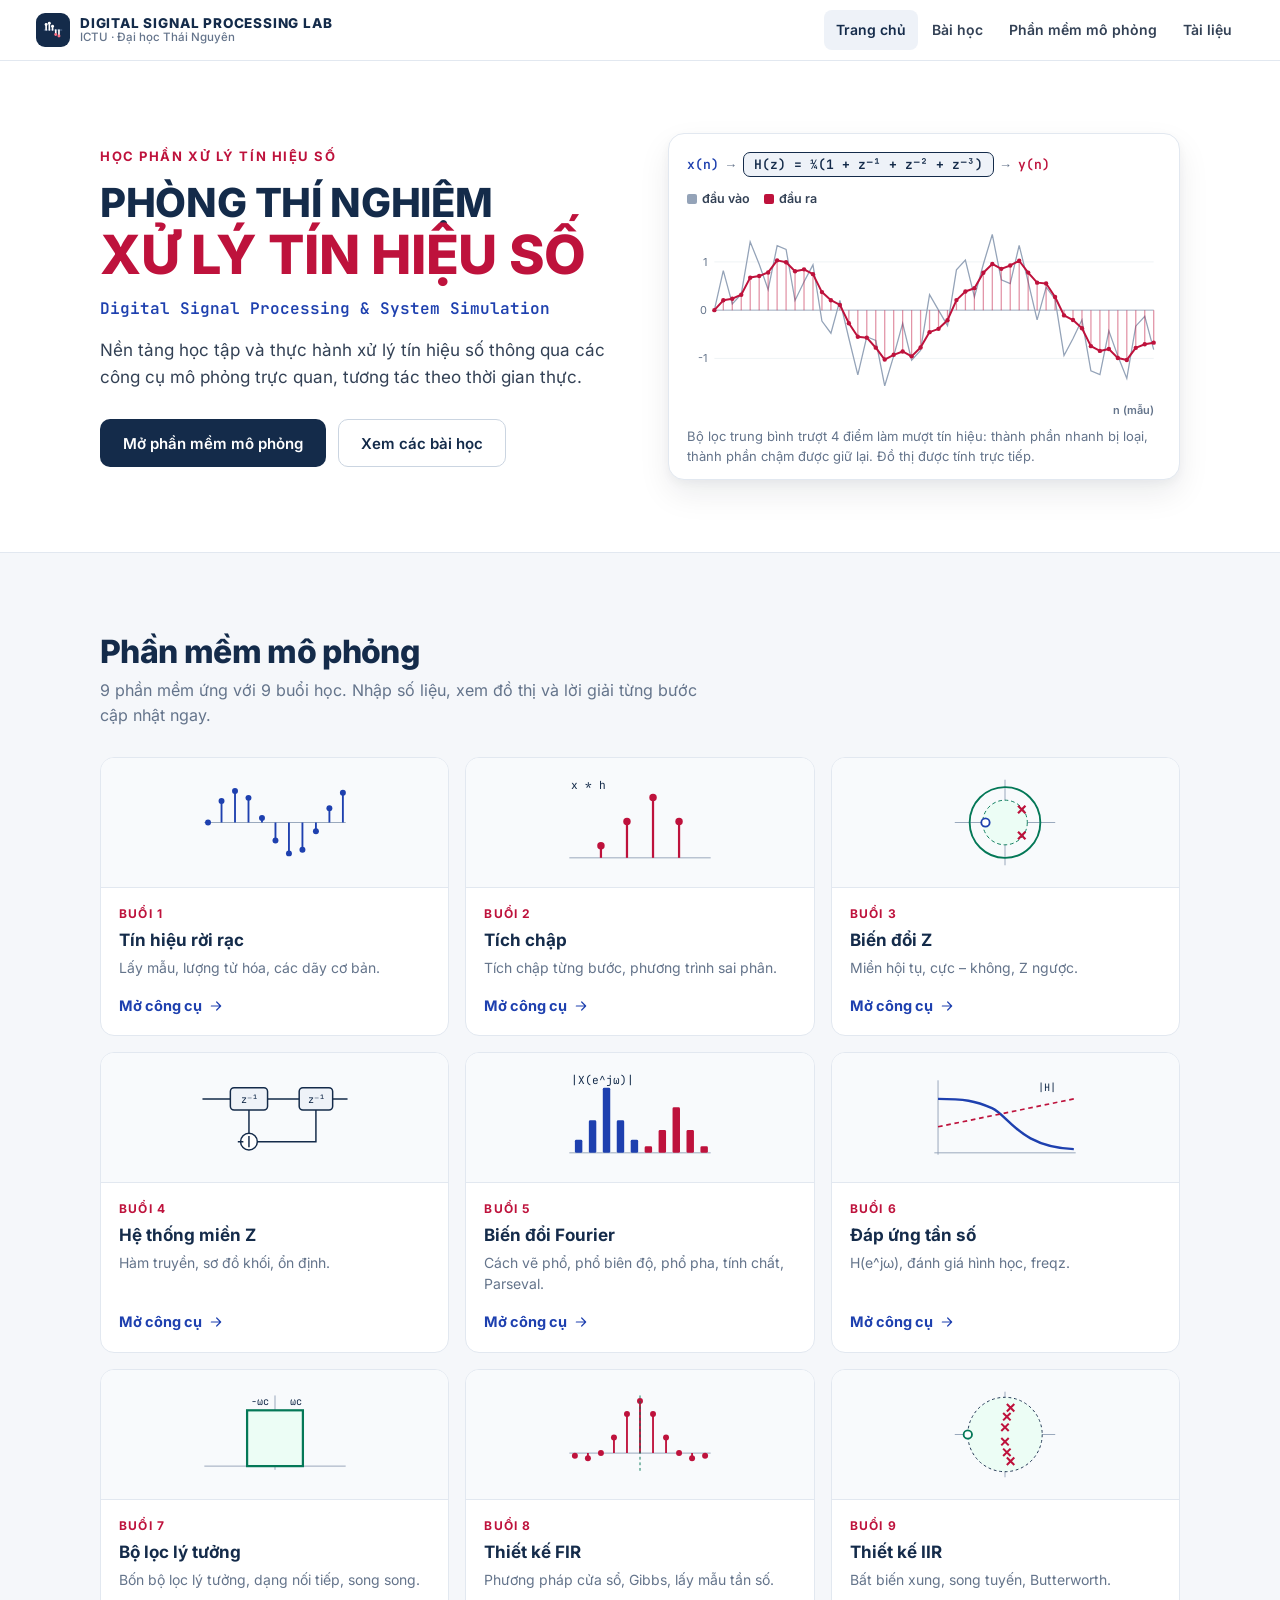
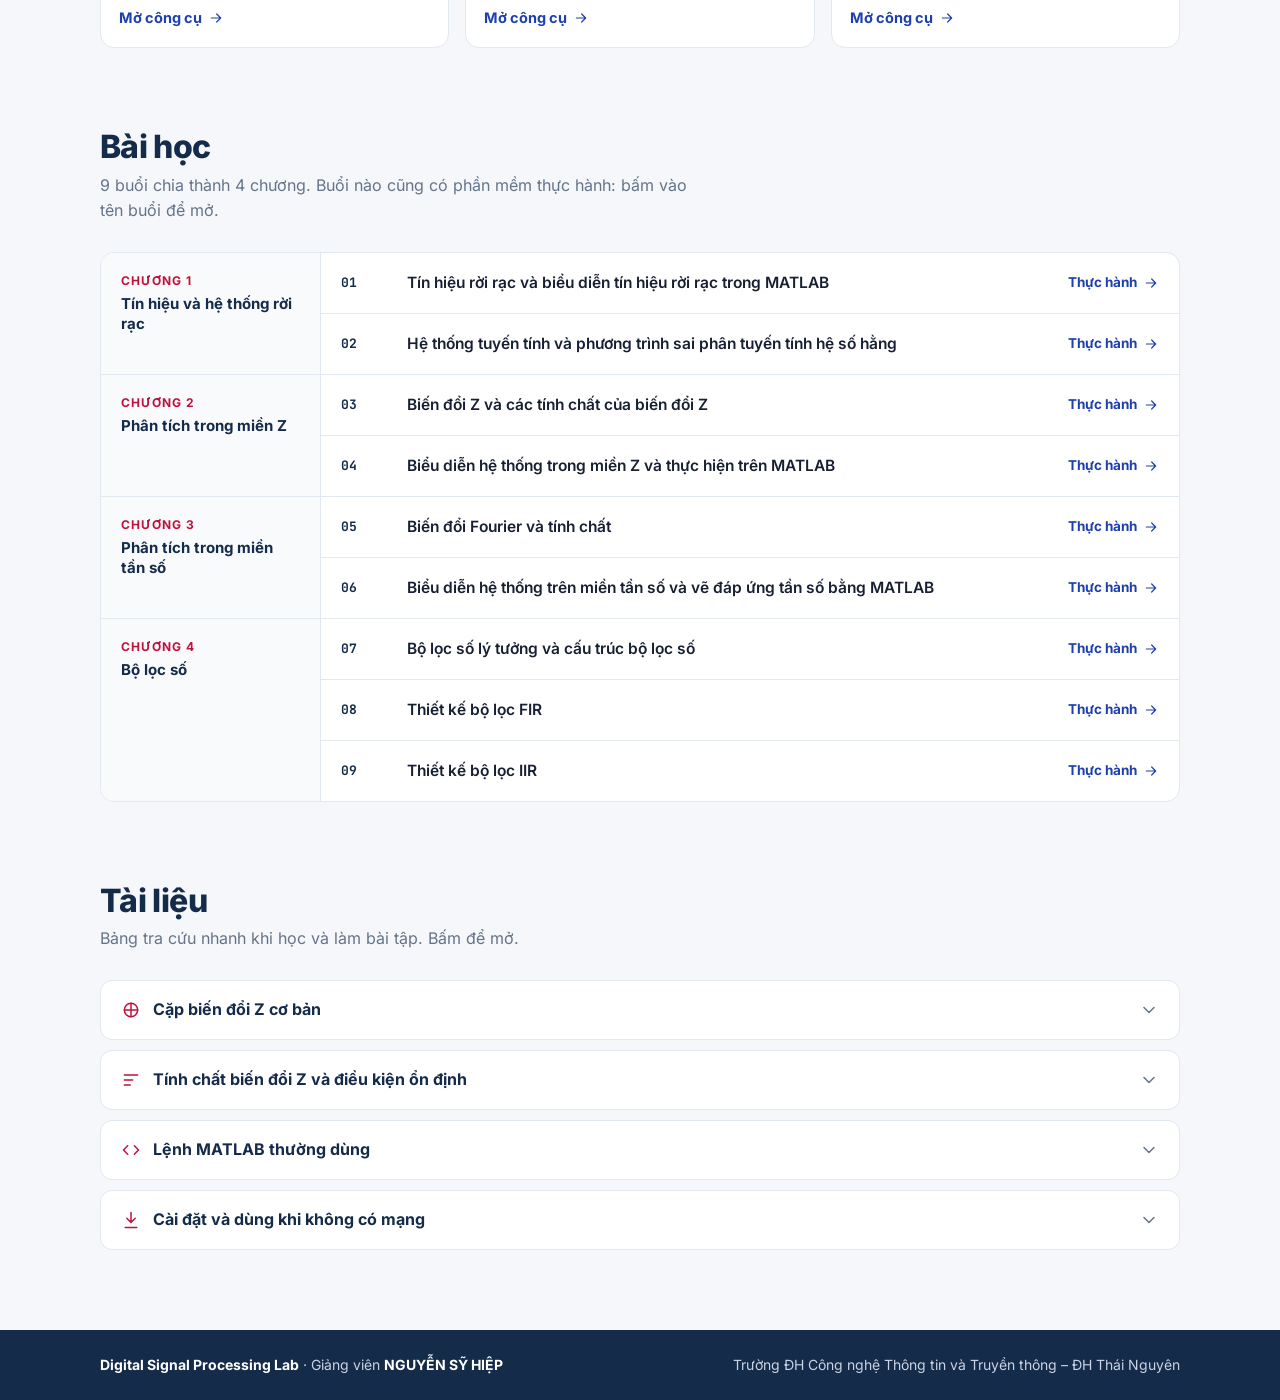
<file: index.html>
<!doctype html>
<html lang="vi">
<head>
<meta charset="utf-8">
<meta name="viewport" content="width=device-width, initial-scale=1, viewport-fit=cover">
<title>Digital Signal Processing Lab – Xử lý tín hiệu số · NGUYỄN SỸ HIỆP</title>
<meta name="description" content="Phòng thí nghiệm Xử lý tín hiệu số: học và thực hành bằng các công cụ mô phỏng tương tác. Giảng viên Nguyễn Sỹ Hiệp, Trường Đại học Công nghệ Thông tin và Truyền thông – Đại học Thái Nguyên.">
<link rel="stylesheet" href="fonts/fonts.css">
<link rel="stylesheet" href="assets/theme.css">
<link rel="manifest" href="manifest.webmanifest">
<meta name="theme-color" content="#FFFFFF">
<meta name="apple-mobile-web-app-capable" content="yes">
<meta name="mobile-web-app-capable" content="yes">
<meta name="apple-mobile-web-app-status-bar-style" content="default">
<meta name="apple-mobile-web-app-title" content="DSP Lab">
<link rel="apple-touch-icon" href="icons/apple-touch-icon.png">
<link rel="icon" type="image/png" href="icons/favicon-32.png">
<style>
/* =====================================================================
   Trang chủ DSP Lab – bố cục tinh gọn:
   Header → Hero → Phần mềm mô phỏng → Bài học (danh sách) → Tài liệu (sổ xuống) → Giới thiệu.
   Token, font, thanh điều hướng lấy từ assets/theme.css.
   ===================================================================== */
*{box-sizing:border-box}
[hidden]{display:none!important}
html{scroll-behavior:smooth;scroll-padding-top:72px}
body{margin:0;font-size:16px;line-height:1.6;color:var(--ink)}
h1,h2,h3,p{margin:0}
.wrap{max-width:1120px;margin:0 auto;padding-left:max(20px,env(safe-area-inset-left,0px));padding-right:max(20px,env(safe-area-inset-right,0px))}
.sitebar{position:sticky;top:0}
.ic{width:20px;height:20px;flex:none;fill:none;stroke:currentColor;stroke-width:1.8;stroke-linecap:round;stroke-linejoin:round}

/* Tiêu đề khối */
section.blk{padding-block:80px 0}
.sec-h{margin-bottom:28px}
.sec-h h2{font-size:clamp(24px,3vw,32px);line-height:1.2;letter-spacing:-.02em;font-weight:800;color:var(--navy)}
.sec-h p{color:var(--muted);margin-top:6px;max-width:60ch}

/* Nút */
.b{display:inline-flex;align-items:center;justify-content:center;gap:8px;min-height:48px;padding:0 22px;border-radius:10px;font:600 15px var(--f-body);text-decoration:none;border:1px solid transparent;transition:background .15s,border-color .15s,box-shadow .15s;white-space:nowrap}
.b .ic{width:18px;height:18px}
.b.pri{background:var(--navy);color:#fff}
.b.pri:hover{background:var(--navy-2);box-shadow:0 6px 18px rgba(20,43,74,.22)}
.b.out{background:#fff;color:var(--navy);border-color:var(--line-2)}
.b.out:hover{border-color:var(--navy)}

/* Menu điện thoại */
@media (max-width:860px){
  .nav-toggle{display:grid}
  .sitebar .sitenav.home-nav{position:absolute;left:0;right:0;top:100%;flex-direction:column;align-items:stretch;gap:2px;padding:8px max(16px,env(safe-area-inset-left,0px)) 14px;background:#fff;border-bottom:1px solid var(--line);box-shadow:var(--shadow-lg);display:none}
  .sitebar.open .sitenav.home-nav{display:flex}
  .sitebar .sitenav.home-nav a{min-height:48px;font-size:15.5px;padding:0 14px}
}

/* ---------- Hero ---------- */
.hero{background:#fff;border-bottom:1px solid var(--line)}
.hero-grid{display:grid;grid-template-columns:minmax(0,1fr) minmax(0,1fr);gap:56px;align-items:center;padding-block:72px}
.hero .kick{font-size:13px;font-weight:700;letter-spacing:.12em;text-transform:uppercase;color:var(--red)}
.hero h1{margin-top:14px;font-weight:800;letter-spacing:-.015em;line-height:1.12;color:var(--navy)}
.hero h1 .l1{display:block;font-size:clamp(26px,3.3vw,40px)}
.hero h1 .l2{display:block;font-size:clamp(32px,4.3vw,54px);color:var(--red)}
.hero .sub{margin-top:12px;font:600 clamp(14px,1.4vw,16px) var(--f-mono);color:var(--blue)}
.hero .desc{margin-top:18px;font-size:17px;color:var(--body);max-width:46ch}
.ctas{display:flex;flex-wrap:wrap;gap:12px;margin-top:28px}
.lect{margin-top:28px;font-size:14.5px;color:var(--muted);line-height:1.5}
.lect b{color:var(--ink);letter-spacing:.03em}

/* Hình minh họa: một đồ thị tính trực tiếp */
.scope{margin:0;background:#fff;border:1px solid var(--line);border-radius:16px;box-shadow:var(--shadow-lg);padding:18px 18px 12px}
.scope-h{display:flex;align-items:center;justify-content:space-between;gap:12px;flex-wrap:wrap}
.chain{display:flex;align-items:center;gap:8px;font:600 13px var(--f-mono);color:var(--ink);flex-wrap:wrap}
.chain .blkbox{border:1.5px solid var(--navy);border-radius:7px;padding:3px 10px;background:var(--navy-tint);color:var(--navy)}
.chain .arr{color:var(--muted)}
.chain .xin{color:var(--blue)}.chain .yout{color:var(--red)}
.legend{display:flex;gap:14px;font-size:12.5px;color:var(--body);font-weight:600}
.legend i{display:inline-block;width:10px;height:10px;border-radius:2px;margin-right:5px;vertical-align:-1px}
.scope svg{display:block;width:100%;height:auto;margin-top:10px}
.scope figcaption{margin-top:6px;font-size:13px;color:var(--muted)}

/* ---------- Phần mềm mô phỏng ---------- */
.tools{display:grid;grid-template-columns:repeat(3,minmax(0,1fr));gap:16px}
.tool{display:flex;flex-direction:column;background:#fff;border:1px solid var(--line);border-radius:14px;overflow:hidden;text-decoration:none;color:inherit;transition:box-shadow .2s,border-color .2s,transform .2s}
.tool:hover{box-shadow:var(--shadow-lg);border-color:#C7D2E3;transform:translateY(-2px)}
.tool .thumb{background:#F8FAFC;border-bottom:1px solid var(--line);display:grid;place-items:center;padding:18px;height:130px}
.tool .thumb svg{width:100%;height:100%;max-width:170px}
.tool .tb{padding:16px 18px 18px;display:flex;flex-direction:column;gap:6px;flex:1}
.tool .meta{font-size:12px;font-weight:700;letter-spacing:.1em;text-transform:uppercase;color:var(--red)}
.tool h3{font-size:17px;font-weight:700;color:var(--navy);line-height:1.3}
.tool p{font-size:14px;color:var(--muted);line-height:1.5}
.tool .go{margin-top:auto;padding-top:10px;display:inline-flex;align-items:center;gap:6px;font-size:14.5px;font-weight:700;color:var(--blue)}
.tool .go .ic{width:16px;height:16px;transition:transform .2s}
.tool:hover .go .ic{transform:translateX(3px)}

/* ---------- Bài học: danh sách gọn theo chương ---------- */
.course{background:#fff;border:1px solid var(--line);border-radius:14px;overflow:hidden}
.ch{display:grid;grid-template-columns:220px minmax(0,1fr);border-top:1px solid var(--line)}
.ch:first-child{border-top:0}
.ch-h{padding:18px 20px;background:#F8FAFC;border-right:1px solid var(--line)}
.ch-h small{display:block;font-size:12px;font-weight:700;letter-spacing:.1em;text-transform:uppercase;color:var(--red)}
.ch-h b{display:block;margin-top:4px;font-size:15px;font-weight:700;color:var(--navy);line-height:1.35}
.ls{list-style:none;margin:0;padding:0}
.ls li{border-top:1px solid var(--line)}
.ls li:first-child{border-top:0}
.ls a,.ls .row{display:grid;grid-template-columns:52px minmax(0,1fr) auto;gap:14px;align-items:center;padding:14px 20px;min-height:60px;text-decoration:none;color:inherit}
.ls a{transition:background .15s}
.ls a:hover{background:var(--navy-tint)}
.ls .no{font:700 13px var(--f-mono);color:var(--muted)}
.ls a .no{color:var(--navy)}
.ls .t{font-size:15.5px;font-weight:600;color:var(--ink);line-height:1.4}
.ls .row .t{color:var(--muted);font-weight:500}
.ls .st{display:inline-flex;align-items:center;gap:6px;font-size:13.5px;font-weight:700;color:var(--blue);white-space:nowrap}
.ls .st .ic{width:16px;height:16px}
.ls .row .st{color:var(--gray);font-weight:600}

/* ---------- Tài liệu: sổ xuống ---------- */
.docs{display:flex;flex-direction:column;gap:10px}
details.doc{background:#fff;border:1px solid var(--line);border-radius:12px;overflow:hidden}
details.doc summary{list-style:none;cursor:pointer;display:flex;align-items:center;gap:12px;padding:16px 20px;min-height:58px;font-size:16px;font-weight:700;color:var(--navy)}
details.doc summary::-webkit-details-marker{display:none}
details.doc summary .ic{color:var(--red)}
details.doc summary .chev{margin-left:auto;color:var(--muted);transition:transform .25s}
details.doc[open] summary .chev{transform:rotate(180deg)}
details.doc summary:hover{background:#F8FAFC}
.doc-in{padding:4px 20px 20px;animation:ds-rise .3s var(--ease) both}
.ref{width:100%;border-collapse:collapse;font-size:14px}
.ref th{text-align:left;font-size:12px;font-weight:700;letter-spacing:.06em;text-transform:uppercase;color:var(--muted);padding:6px 10px 8px;border-bottom:1px solid var(--line)}
.ref td{padding:9px 10px;border-bottom:1px solid var(--line);vertical-align:top;color:var(--body)}
.ref tr:last-child td{border-bottom:0}
.ref .m{font-family:var(--f-mono);font-size:13px;color:var(--ink);white-space:nowrap}
.ref .roc{font-family:var(--f-mono);font-size:13px;color:var(--green-ink);white-space:nowrap}
.ref code{font-family:var(--f-mono);font-size:13px;color:var(--blue-ink);background:var(--blue-tint);padding:1px 6px;border-radius:5px;white-space:nowrap}
.tbl-scroll{overflow-x:auto}
.note2{margin-top:12px;font-size:14px;color:var(--body)}
.note2 b{color:var(--green-ink)}
.status{display:flex;gap:10px;align-items:flex-start;margin-bottom:14px;font-size:14px;color:var(--muted)}
.status .dot{flex:none;width:9px;height:9px;border-radius:50%;background:var(--gray);margin-top:7px}
.status.ok{color:var(--green-ink);font-weight:600}
.status.ok .dot{background:var(--green)}
.seg{display:inline-flex;gap:3px;border-radius:10px;padding:3px;margin-bottom:12px;flex-wrap:wrap;background:var(--soft);border:1px solid var(--line)}
.seg button{border:0;background:transparent;border-radius:8px;padding:0 14px;min-height:40px;font:600 14px var(--f-body);color:var(--body);cursor:pointer}
.seg button[aria-selected="true"]{background:#fff;color:var(--navy);box-shadow:var(--shadow)}
.steps{margin:0;padding-left:22px;display:flex;flex-direction:column;gap:6px;font-size:14.5px;color:var(--body)}
.sym{display:inline-block;border:1px solid var(--line-2);border-radius:6px;padding:0 6px;background:#fff;font-weight:700;color:var(--ink)}


footer{margin-top:80px;background:var(--navy);color:#C8D3E4}
footer .wrap{display:flex;flex-wrap:wrap;gap:8px 28px;justify-content:space-between;padding-block:24px calc(24px + env(safe-area-inset-bottom,0px));font-size:14px}
footer b{color:#fff}

/* ---------- Responsive ---------- */
@media (max-width:1000px){
  .tools{grid-template-columns:repeat(2,minmax(0,1fr))}
}
@media (max-width:900px){
  .hero-grid{grid-template-columns:minmax(0,1fr);gap:36px;padding-block:44px 52px}
  .ch{grid-template-columns:minmax(0,1fr)}
  .ch-h{border-right:0;border-bottom:1px solid var(--line);padding:12px 20px}
  .ch-h b{display:inline;margin-left:8px}
  .ch-h small{display:inline}
}
@media (max-width:600px){
  .wrap{padding-left:max(16px,env(safe-area-inset-left,0px));padding-right:max(16px,env(safe-area-inset-right,0px))}
  section.blk{padding-block:56px 0}
  .tools{grid-template-columns:minmax(0,1fr)}
  .tool{flex-direction:row}
  .tool .thumb{width:110px;height:auto;flex:none;border-bottom:0;border-right:1px solid var(--line);padding:12px}
  .ctas .b{flex:1 1 100%}
  .ls a,.ls .row{grid-template-columns:36px minmax(0,1fr) auto;gap:10px;padding:12px 16px}
  .ls .st span{display:none}
  .ch-h{padding:12px 16px}
  details.doc summary{padding:14px 16px}
  .doc-in{padding:4px 16px 18px}
  .chain{font-size:11.5px;gap:5px}
  .chain .blkbox{padding:2px 7px}
}
</style>
</head>
<body>

<header class="sitebar" id="hdr"><div class="sitebar-in">
  <a class="brand" href="./" aria-label="DSP Lab – Trang chủ"><span class="brand-mark"><svg viewBox="0 0 24 24" aria-hidden="true"><path d="M2 12h20" stroke="#5B7299" stroke-width="1"/><path d="M4.5 12V6M8 12V4.5M11.5 12V8M15 12v5M18.5 12v6.5" stroke="#fff" stroke-width="1.8" stroke-linecap="round"/><circle cx="4.5" cy="6" r="1.6" fill="#fff"/><circle cx="8" cy="4.5" r="1.6" fill="#fff"/><circle cx="11.5" cy="8" r="1.6" fill="#fff"/><circle cx="15" cy="17" r="1.6" fill="#FB7185"/><circle cx="18.5" cy="18.5" r="1.6" fill="#FB7185"/></svg></span><span class="brand-t"><b><span class="full">DIGITAL SIGNAL PROCESSING LAB</span><span class="short">DSP LAB</span></b><small>ICTU · Đại học Thái Nguyên</small></span></a>
  <nav class="sitenav home-nav" id="nav" aria-label="Điều hướng chính">
    <a href="#top" aria-current="page">Trang chủ</a>
    <a href="#bai-hoc">Bài học</a>
    <a href="#phan-mem">Phần mềm mô phỏng</a>
    <a href="#tai-lieu">Tài liệu</a>
  </nav>
  <button class="nav-toggle" id="navBtn" aria-expanded="false" aria-controls="nav" aria-label="Mở menu"><svg class="ic" viewBox="0 0 24 24" aria-hidden="true"><path d="M4 7h16M4 12h16M4 17h16"/></svg></button>
</div></header>

<section class="hero" id="top">
  <div class="wrap hero-grid">
    <div>
      <p class="kick">Học phần Xử lý tín hiệu số</p>
      <h1><span class="l1">PHÒNG THÍ NGHIỆM</span><span class="l2">XỬ LÝ TÍN HIỆU SỐ</span></h1>
      <p class="sub">Digital Signal Processing &amp; System Simulation</p>
      <p class="desc">Nền tảng học tập và thực hành xử lý tín hiệu số thông qua các công cụ mô phỏng trực quan, tương tác theo thời gian thực.</p>
      <div class="ctas">
        <a class="b pri" href="#phan-mem">Mở phần mềm mô phỏng</a>
        <a class="b out" href="#bai-hoc">Xem các bài học</a>
      </div>
    </div>

    <figure class="scope">
      <div class="scope-h">
        <div class="chain" aria-hidden="true"><span class="xin">x(n)</span><span class="arr">→</span><span class="blkbox">H(z) = ¼(1 + z⁻¹ + z⁻² + z⁻³)</span><span class="arr">→</span><span class="yout">y(n)</span></div>
        <div class="legend"><span><i style="background:#94A3B8"></i>đầu vào</span><span><i style="background:#BE123C"></i>đầu ra</span></div>
      </div>
      <svg id="pT" viewBox="0 0 520 220" role="img" aria-label="Tín hiệu đầu vào có nhiễu và tín hiệu đầu ra sau bộ lọc trung bình trượt"></svg>
      <figcaption>Bộ lọc trung bình trượt 4 điểm làm mượt tín hiệu: thành phần nhanh bị loại, thành phần chậm được giữ lại. Đồ thị được tính trực tiếp.</figcaption>
    </figure>
  </div>
</section>

<main>
  <section class="blk wrap" id="phan-mem">
    <div class="sec-h"><h2>Phần mềm mô phỏng</h2><p>9 phần mềm ứng với 9 buổi học. Nhập số liệu, xem đồ thị và lời giải từng bước cập nhật ngay.</p></div>
    <div class="tools" id="tools"></div>
  </section>

  <section class="blk wrap" id="bai-hoc">
    <div class="sec-h"><h2>Bài học</h2><p>9 buổi chia thành 4 chương. Buổi nào cũng có phần mềm thực hành: bấm vào tên buổi để mở.</p></div>
    <div class="course" id="course"></div>
  </section>

  <section class="blk wrap" id="tai-lieu">
    <div class="sec-h"><h2>Tài liệu</h2><p>Bảng tra cứu nhanh khi học và làm bài tập. Bấm để mở.</p></div>
    <div class="docs">
      <details class="doc">
        <summary><svg class="ic" viewBox="0 0 24 24" aria-hidden="true"><circle cx="12" cy="12" r="8"/><path d="M12 4v16M4 12h16"/></svg>Cặp biến đổi Z cơ bản<svg class="ic chev" viewBox="0 0 24 24" aria-hidden="true"><path d="M6 9l6 6 6-6"/></svg></summary>
        <div class="doc-in"><div class="tbl-scroll"><table class="ref">
          <thead><tr><th>x(n)</th><th>X(z)</th><th>Miền hội tụ</th></tr></thead>
          <tbody>
            <tr><td class="m">δ(n)</td><td class="m">1</td><td class="roc">mọi z</td></tr>
            <tr><td class="m">u(n)</td><td class="m">1/(1 − z⁻¹)</td><td class="roc">|z| &gt; 1</td></tr>
            <tr><td class="m">aⁿu(n)</td><td class="m">1/(1 − az⁻¹)</td><td class="roc">|z| &gt; |a|</td></tr>
            <tr><td class="m">−aⁿu(−n−1)</td><td class="m">1/(1 − az⁻¹)</td><td class="roc">|z| &lt; |a|</td></tr>
            <tr><td class="m">n·aⁿu(n)</td><td class="m">az⁻¹/(1 − az⁻¹)²</td><td class="roc">|z| &gt; |a|</td></tr>
          </tbody>
        </table></div></div>
      </details>
      <details class="doc">
        <summary><svg class="ic" viewBox="0 0 24 24" aria-hidden="true"><path d="M4 6h16M4 12h10M4 18h7"/></svg>Tính chất biến đổi Z và điều kiện ổn định<svg class="ic chev" viewBox="0 0 24 24" aria-hidden="true"><path d="M6 9l6 6 6-6"/></svg></summary>
        <div class="doc-in"><div class="tbl-scroll"><table class="ref">
          <thead><tr><th>Miền n</th><th>Miền z</th></tr></thead>
          <tbody>
            <tr><td class="m">x(n − k)</td><td class="m">z⁻ᵏ·X(z)</td></tr>
            <tr><td class="m">x₁(n) * x₂(n)</td><td class="m">X₁(z)·X₂(z)</td></tr>
            <tr><td class="m">aⁿ·x(n)</td><td class="m">X(z/a)</td></tr>
            <tr><td class="m">n·x(n)</td><td class="m">−z·dX(z)/dz</td></tr>
          </tbody>
        </table></div>
        <p class="note2"><b>Ổn định (hệ nhân quả):</b> mọi điểm cực nằm trong vòng tròn đơn vị, |pᵢ| &lt; 1. Với mẫu bậc 2 dạng 1 + a₁z⁻¹ + a₂z⁻²: |a₂| &lt; 1 và |a₁| &lt; 1 + a₂.</p></div>
      </details>
      <details class="doc">
        <summary><svg class="ic" viewBox="0 0 24 24" aria-hidden="true"><path d="M8 7l-5 5 5 5M16 7l5 5-5 5"/></svg>Lệnh MATLAB thường dùng<svg class="ic chev" viewBox="0 0 24 24" aria-hidden="true"><path d="M6 9l6 6 6-6"/></svg></summary>
        <div class="doc-in"><div class="tbl-scroll"><table class="ref">
          <thead><tr><th>Lệnh</th><th>Công dụng</th></tr></thead>
          <tbody>
            <tr><td><code>stem(n, x)</code></td><td>Vẽ dãy rời rạc</td></tr>
            <tr><td><code>conv(x, h)</code></td><td>Tích chập hai dãy</td></tr>
            <tr><td><code>filter(b, a, x)</code></td><td>Đầu ra theo phương trình sai phân</td></tr>
            <tr><td><code>impz(b, a, N)</code></td><td>Đáp ứng xung h(n)</td></tr>
            <tr><td><code>roots(a)</code></td><td>Điểm cực (nghiệm mẫu số)</td></tr>
            <tr><td><code>zplane(b, a)</code></td><td>Đồ thị cực – không</td></tr>
            <tr><td><code>residuez(b, a)</code></td><td>Phân thức tối giản cho Z ngược</td></tr>
            <tr><td><code>freqz(b, a, n)</code></td><td>Đáp ứng tần số H(e<sup>jω</sup>)</td></tr>
            <tr><td><code>fir1(n, Wn, 'low', hamming(N))</code></td><td>Thiết kế FIR bằng cửa sổ</td></tr>
            <tr><td><code>buttord, butter</code></td><td>Thiết kế IIR Butterworth</td></tr>
          </tbody>
        </table></div></div>
      </details>
      <details class="doc" id="cai-dat">
        <summary><svg class="ic" viewBox="0 0 24 24" aria-hidden="true"><path d="M12 3v12M7 10l5 5 5-5"/><path d="M5 21h14"/></svg>Cài đặt và dùng khi không có mạng<svg class="ic chev" viewBox="0 0 24 24" aria-hidden="true"><path d="M6 9l6 6 6-6"/></svg></summary>
        <div class="doc-in">
          <div class="status" id="status" role="status"><span class="dot"></span><span id="status-t">Đang kiểm tra khả năng dùng offline…</span></div>
          <div class="seg" role="tablist" aria-label="Chọn thiết bị">
            <button role="tab" id="t-ios" aria-selected="true" aria-controls="p-ios">iPhone, iPad</button>
            <button role="tab" id="t-and" aria-selected="false" aria-controls="p-and">Android</button>
            <button role="tab" id="t-pc" aria-selected="false" aria-controls="p-pc">Máy tính</button>
          </div>
          <ol class="steps" id="p-ios" role="tabpanel" aria-labelledby="t-ios">
            <li>Mở trang này bằng <b>Safari</b> khi có mạng.</li>
            <li>Bấm <b>Chia sẻ</b> <span class="sym">⬆︎</span>, chọn <b>Thêm vào MH chính</b>, bấm <b>Thêm</b>.</li>
            <li>Mở biểu tượng <b>DSP Lab</b> một lần khi còn mạng; từ lần sau dùng được offline.</li>
          </ol>
          <ol class="steps" id="p-and" role="tabpanel" aria-labelledby="t-and" hidden>
            <li>Mở trang này bằng <b>Chrome</b> khi có mạng.</li>
            <li>Bấm <span class="sym">⋮</span>, chọn <b>Cài đặt ứng dụng</b> hoặc <b>Thêm vào màn hình chính</b>.</li>
            <li>Mở biểu tượng một lần khi còn mạng; sau đó dùng offline.</li>
          </ol>
          <ol class="steps" id="p-pc" role="tabpanel" aria-labelledby="t-pc" hidden>
            <li>Mở trang này bằng Chrome hoặc Edge một lần khi có mạng.</li>
            <li>Muốn có biểu tượng riêng: bấm biểu tượng <b>Cài đặt</b> ở cuối thanh địa chỉ.</li>
          </ol>
        </div>
      </details>
    </div>
  </section>

</main>

<footer><div class="wrap"><span><b>Digital Signal Processing Lab</b> · Giảng viên <b>NGUYỄN SỸ HIỆP</b></span><span>Trường ĐH Công nghệ Thông tin và Truyền thông – ĐH Thái Nguyên</span></div></footer>

<script>
(function(){
  "use strict";
  var $ = function(id){ return document.getElementById(id); };
  function ic(d){ return '<svg class="ic" viewBox="0 0 24 24" aria-hidden="true">' + d + '</svg>'; }
  var ARROW = ic('<path d="M5 12h14M13 6l6 6-6 6"/>');

  /* ---------- Menu điện thoại + đánh dấu mục đang xem ---------- */
  var hdr = $('hdr'), navBtn = $('navBtn');
  function closeNav(){ hdr.classList.remove('open'); navBtn.setAttribute('aria-expanded', 'false'); navBtn.setAttribute('aria-label', 'Mở menu'); }
  navBtn.addEventListener('click', function(){ var o = hdr.classList.toggle('open'); navBtn.setAttribute('aria-expanded', String(o)); navBtn.setAttribute('aria-label', o ? 'Đóng menu' : 'Mở menu'); });
  $('nav').addEventListener('click', function(e){ if (e.target.closest('a')) closeNav(); });
  document.addEventListener('keydown', function(e){ if (e.key === 'Escape') closeNav(); });
  var links = [].slice.call(document.querySelectorAll('#nav a'));
  if ('IntersectionObserver' in window){
    var io = new IntersectionObserver(function(es){ es.forEach(function(e){ if (e.isIntersecting){ var id = '#' + e.target.id; links.forEach(function(a){ if (a.getAttribute('href') === id) a.setAttribute('aria-current', 'page'); else a.removeAttribute('aria-current'); }); } }); }, {rootMargin: '-45% 0px -50% 0px'});
    ['top', 'phan-mem', 'bai-hoc', 'tai-lieu'].forEach(function(id){ io.observe($(id)); });
  }

  /* ---------- Phần mềm mô phỏng (9 công cụ) ---------- */
  var mono = 'font-family="JetBrains Mono,monospace"';
  var TH = {
    seq: '<svg viewBox="0 0 168 100" aria-hidden="true"><path d="M8 50h152" stroke="#94A3B8"/>' + [0,1,2,3,4,5,6,7,8,9,10].map(function(k){ var x = 12 + k * 14.5, y = 50 - 34 * Math.sin(k * 0.75); return '<path d="M' + x + ' 50V' + y.toFixed(1) + '" stroke="#1E40AF" stroke-width="2"/><circle cx="' + x + '" cy="' + y.toFixed(1) + '" r="3.2" fill="#1E40AF"/>'; }).join('') + '</svg>',
    conv: '<svg viewBox="0 0 168 100" aria-hidden="true"><path d="M8 88h152" stroke="#94A3B8"/>' + [1,3,5,3].map(function(v, k){ var x = 42 + k * 28, y = 88 - v * 13; return '<path d="M' + x + ' 88V' + y + '" stroke="#BE123C" stroke-width="2.4"/><circle cx="' + x + '" cy="' + y + '" r="4" fill="#BE123C"/>'; }).join('') + '<text x="10" y="14" ' + mono + ' font-size="12" fill="#142B4A">x * h</text></svg>',
    z: '<svg viewBox="0 0 168 100" aria-hidden="true"><path d="M84 4v92M30 50h108" stroke="#94A3B8"/><circle cx="84" cy="50" r="38" fill="none" stroke="#047857" stroke-width="2"/><circle cx="84" cy="50" r="24" fill="#ECFDF5" stroke="#047857" stroke-dasharray="4 3"/><path d="M98 32l8 8M106 32l-8 8M98 60l8 8M106 60l-8 8" stroke="#BE123C" stroke-width="2.4"/><circle cx="63" cy="50" r="4.5" fill="#fff" stroke="#1E40AF" stroke-width="2"/></svg>',
    sys: '<svg viewBox="0 0 168 100" aria-hidden="true"><g fill="none" stroke="#142B4A" stroke-width="1.6"><path d="M6 30h30M76 30h34M146 30h16"/><rect x="36" y="18" width="40" height="24" rx="4" fill="#EEF2F8"/><rect x="110" y="18" width="36" height="24" rx="4" fill="#EEF2F8"/><circle cx="56" cy="76" r="9" fill="#fff"/><path d="M56 42v25M65 76h63V42M50 76h-6M56 70v12"/></g><text x="47" y="34" ' + mono + ' font-size="11" fill="#142B4A">z⁻¹</text><text x="119" y="34" ' + mono + ' font-size="11" fill="#142B4A">z⁻¹</text></svg>',
    four: '<svg viewBox="0 0 168 100" aria-hidden="true"><path d="M8 88h152" stroke="#94A3B8"/>' + [0.2,0.5,1,0.5,0.2,0.1,0.35,0.7,0.35,0.1].map(function(v, k){ var x = 18 + k * 15; return '<rect x="' + (x - 4) + '" y="' + (88 - v * 70) + '" width="8" height="' + (v * 70) + '" rx="1.5" fill="' + (k < 5 ? '#1E40AF' : '#BE123C') + '"/>'; }).join('') + '<text x="10" y="14" ' + mono + ' font-size="12" fill="#142B4A">|X(e^jω)|</text></svg>',
    freq: '<svg viewBox="0 0 168 100" aria-hidden="true"><path d="M8 88h152M12 10v80" stroke="#94A3B8"/><path d="M12 30C40 30 52 32 70 40S100 82 158 84" fill="none" stroke="#1E40AF" stroke-width="2.6"/><path d="M12 60L158 30" fill="none" stroke="#BE123C" stroke-width="1.8" stroke-dasharray="5 4"/><text x="120" y="22" ' + mono + ' font-size="11" fill="#142B4A">|H|</text></svg>',
    ideal: '<svg viewBox="0 0 168 100" aria-hidden="true"><path d="M8 84h152M84 8v80" stroke="#94A3B8"/><rect x="54" y="24" width="60" height="60" fill="#ECFDF5" stroke="#047857" stroke-width="2.4"/><text x="58" y="18" ' + mono + ' font-size="11" fill="#142B4A">−ωc</text><text x="100" y="18" ' + mono + ' font-size="11" fill="#142B4A">ωc</text></svg>',
    fir: '<svg viewBox="0 0 168 100" aria-hidden="true"><path d="M8 70h152" stroke="#94A3B8"/>' + [-0.05,-0.1,0,0.3,0.75,1,0.75,0.3,0,-0.1,-0.05].map(function(v, k){ var x = 14 + k * 14, y = 70 - v * 56; return '<path d="M' + x + ' 70V' + y.toFixed(1) + '" stroke="#BE123C" stroke-width="2"/><circle cx="' + x + '" cy="' + y.toFixed(1) + '" r="3.2" fill="#BE123C"/>'; }).join('') + '<path d="M84 8v84" stroke="#047857" stroke-dasharray="3 3"/></svg>',
    iir: '<svg viewBox="0 0 168 100" aria-hidden="true"><path d="M84 4v92M30 50h108" stroke="#94A3B8"/><circle cx="84" cy="50" r="40" fill="#ECFDF5" stroke="#142B4A" stroke-dasharray="3 3"/>' + [[0.75,0.45],[0.65,0.3],[0.6,0.12],[0.6,-0.12],[0.65,-0.3],[0.75,-0.45]].map(function(p){ var x = 84 + p[0] * 40 - 24, y = 50 - p[1] * 40 * 1.6; return '<path d="M' + (x - 4) + ' ' + (y - 4) + 'L' + (x + 4) + ' ' + (y + 4) + 'M' + (x - 4) + ' ' + (y + 4) + 'L' + (x + 4) + ' ' + (y - 4) + '" stroke="#BE123C" stroke-width="2.2"/>'; }).join('') + '<circle cx="44" cy="50" r="4.5" fill="#fff" stroke="#047857" stroke-width="2"/></svg>'
  };
  var T = [
    {n: 1, href: 'day-tin-hieu.html', th: 'seq', t: 'Tín hiệu rời rạc', d: 'Lấy mẫu, lượng tử hóa, các dãy cơ bản.'},
    {n: 2, href: 'tich-chap.html', th: 'conv', t: 'Tích chập', d: 'Tích chập từng bước, phương trình sai phân.'},
    {n: 3, href: 'bien-doi-z.html', th: 'z', t: 'Biến đổi Z', d: 'Miền hội tụ, cực – không, Z ngược.'},
    {n: 4, href: 'he-thong-z.html', th: 'sys', t: 'Hệ thống miền Z', d: 'Hàm truyền, sơ đồ khối, ổn định.'},
    {n: 5, href: 'fourier.html', th: 'four', t: 'Biến đổi Fourier', d: 'Cách vẽ phổ, phổ biên độ, phổ pha, tính chất, Parseval.'},
    {n: 6, href: 'dap-ung-tan-so.html', th: 'freq', t: 'Đáp ứng tần số', d: 'H(e^jω), đánh giá hình học, freqz.'},
    {n: 7, href: 'bo-loc-ly-tuong.html', th: 'ideal', t: 'Bộ lọc lý tưởng', d: 'Bốn bộ lọc lý tưởng, dạng nối tiếp, song song.'},
    {n: 8, href: 'thiet-ke-fir.html', th: 'fir', t: 'Thiết kế FIR', d: 'Phương pháp cửa sổ, Gibbs, lấy mẫu tần số.'},
    {n: 9, href: 'thiet-ke-iir.html', th: 'iir', t: 'Thiết kế IIR', d: 'Bất biến xung, song tuyến, Butterworth.'}
  ];
  $('tools').innerHTML = T.map(function(x){
    return '<a class="tool" href="' + x.href + '"><div class="thumb">' + TH[x.th] + '</div><div class="tb"><span class="meta">Buổi ' + x.n + '</span><h3>' + x.t + '</h3><p>' + x.d + '</p><span class="go">Mở công cụ ' + ARROW + '</span></div></a>';
  }).join('');

  /* ---------- Bài học: 9 buổi, 4 chương ---------- */
  var CH = [
    {t: 'Tín hiệu và hệ thống rời rạc', b: [
      ['Tín hiệu rời rạc và biểu diễn tín hiệu rời rạc trong MATLAB', 'day-tin-hieu.html'],
      ['Hệ thống tuyến tính và phương trình sai phân tuyến tính hệ số hằng', 'tich-chap.html']]},
    {t: 'Phân tích trong miền Z', b: [
      ['Biến đổi Z và các tính chất của biến đổi Z', 'bien-doi-z.html'],
      ['Biểu diễn hệ thống trong miền Z và thực hiện trên MATLAB', 'he-thong-z.html']]},
    {t: 'Phân tích trong miền tần số', b: [
      ['Biến đổi Fourier và tính chất', 'fourier.html'],
      ['Biểu diễn hệ thống trên miền tần số và vẽ đáp ứng tần số bằng MATLAB', 'dap-ung-tan-so.html']]},
    {t: 'Bộ lọc số', b: [
      ['Bộ lọc số lý tưởng và cấu trúc bộ lọc số', 'bo-loc-ly-tuong.html'],
      ['Thiết kế bộ lọc FIR', 'thiet-ke-fir.html'],
      ['Thiết kế bộ lọc IIR', 'thiet-ke-iir.html']]}
  ];
  var k = 0, html = '';
  CH.forEach(function(c, ci){
    html += '<div class="ch"><div class="ch-h"><small>Chương ' + (ci + 1) + '</small><b>' + c.t + '</b></div><ul class="ls">';
    c.b.forEach(function(x){
      k++; var no = '<span class="no">' + ('0' + k).slice(-2) + '</span>';
      html += x[1]
        ? '<li><a href="' + x[1] + '">' + no + '<span class="t">' + x[0] + '</span><span class="st"><span>Thực hành</span>' + ARROW + '</span></a></li>'
        : '<li><div class="row">' + no + '<span class="t">' + x[0] + '</span><span class="st">Sắp có</span></div></li>';
    });
    html += '</ul></div>';
  });
  $('course').innerHTML = html;

  /* ---------- Đồ thị hero: x(n) = sin(2π·0,04n) + 0,6·sin(2π·0,3n), y(n) = ¼Σx(n−k) ---------- */
  var NS = 'http://www.w3.org/2000/svg', N = 50;
  function el(tag, a){ var e = document.createElementNS(NS, tag); for (var q in a) e.setAttribute(q, a[q]); return e; }
  function txt(svg, x, y, s, a){ var o = {x: x, y: y, 'font-size': 12, fill: '#64748B', 'font-family': 'Inter, sans-serif'}; for (var q in a) o[q] = a[q]; var t = el('text', o); t.textContent = s; svg.appendChild(t); }
  function draw(){
    var x = [], y = [], n, j, p = $('pT');
    for (n = 0; n < N; n++) x.push(Math.sin(2 * Math.PI * 0.04 * n) + 0.6 * Math.sin(2 * Math.PI * 0.3 * n));
    for (n = 0; n < N; n++){ var s = 0; for (j = 0; j < 4; j++) if (n - j >= 0) s += x[n - j]; y.push(s / 4); }
    var W = p.getBoundingClientRect().width < 440 ? 380 : 520; p.setAttribute('viewBox', '0 0 ' + W + ' 220'); p.textContent = '';
    var L0 = 30, R0 = W - 8, T0 = 10, B0 = 190, ym = 1.7;
    function X(i){ return L0 + (R0 - L0) * i / (N - 1); }
    function Y(v){ return T0 + (B0 - T0) * (ym - v) / (2 * ym); }
    [-1, 0, 1].forEach(function(v){ p.appendChild(el('line', {x1: L0, x2: R0, y1: Y(v), y2: Y(v), stroke: v === 0 ? '#94A3B8' : '#EEF2F6'})); txt(p, L0 - 8, Y(v) + 4, v, {'text-anchor': 'end'}); });
    var px = '', py = '';
    for (n = 0; n < N; n++){ px += (n ? 'L' : 'M') + X(n).toFixed(1) + ' ' + Y(x[n]).toFixed(1); py += (n ? 'L' : 'M') + X(n).toFixed(1) + ' ' + Y(y[n]).toFixed(1); }
    p.appendChild(el('path', {d: px, fill: 'none', stroke: '#94A3B8', 'stroke-width': 1.4}));
    for (n = 0; n < N; n++) p.appendChild(el('line', {x1: X(n), x2: X(n), y1: Y(0), y2: Y(y[n]), stroke: '#BE123C', 'stroke-width': 1.4, 'stroke-opacity': .45}));
    p.appendChild(el('path', {d: py, fill: 'none', stroke: '#BE123C', 'stroke-width': 2.2, 'stroke-linejoin': 'round'}));
    for (n = 0; n < N; n++) p.appendChild(el('circle', {cx: X(n), cy: Y(y[n]), r: 2.4, fill: '#BE123C'}));
    txt(p, R0, B0 + 24, 'n (mẫu)', {'text-anchor': 'end', 'font-weight': 600});
  }
  draw();
  var rz; addEventListener('resize', function(){ clearTimeout(rz); rz = setTimeout(draw, 150); });

  /* ---------- Thẻ chọn thiết bị ---------- */
  var tabs = [].slice.call(document.querySelectorAll('.seg [role=tab]'));
  tabs.forEach(function(t){ t.addEventListener('click', function(){ tabs.forEach(function(o){ var s = o === t; o.setAttribute('aria-selected', String(s)); $(o.getAttribute('aria-controls')).hidden = !s; }); }); });
  if (/android/i.test(navigator.userAgent)) tabs[1].click(); else if (!/iphone|ipad|ipod/i.test(navigator.userAgent) && !(navigator.maxTouchPoints > 1)) tabs[2].click();

  /* ---------- Trạng thái offline ---------- */
  var sb = $('status'), st = $('status-t');
  function set(ok, msg){ sb.classList.toggle('ok', ok); st.textContent = msg; }
  if (!('serviceWorker' in navigator)){ set(false, 'Trình duyệt này không hỗ trợ chạy offline. Hãy dùng Safari (iPhone) hoặc Chrome.'); return; }
  if (location.protocol === 'file:'){ set(false, 'Đang mở từ tệp trong máy. Để dùng offline, hãy mở bằng đường link của trang.'); return; }
  function check(){
    caches.keys().then(function(ks){
      if (!ks.length) return false;
      return caches.open(ks[ks.length - 1]).then(function(c){ return Promise.all(['day-tin-hieu.html', 'tich-chap.html', 'bien-doi-z.html', 'he-thong-z.html', 'fourier.html', 'dap-ung-tan-so.html', 'bo-loc-ly-tuong.html', 'thiet-ke-fir.html', 'thiet-ke-iir.html', 'assets/zcore.js', 'assets/fcore.js', 'assets/lab.css', 'assets/theme.css'].map(function(u){ return c.match(u); })); }).then(function(r){ return r.every(Boolean); });
    }).then(function(ok){ ok ? set(true, 'Đã lưu vào máy: cả 9 phần mềm dùng được khi không có mạng.') : set(false, 'Đang lưu phần mềm vào máy để dùng offline…'); }).catch(function(){});
  }
  addEventListener('load', function(){
    navigator.serviceWorker.register('sw.js').then(function(){ return navigator.serviceWorker.ready; }).then(function(){ setTimeout(check, 500); }).catch(function(){ set(false, 'Chưa lưu được để dùng offline. Hãy tải lại trang khi có mạng.'); });
    check();
  });
})();
</script>
<script src="assets/scrollcue.js"></script>
</body>
</html>
</file>
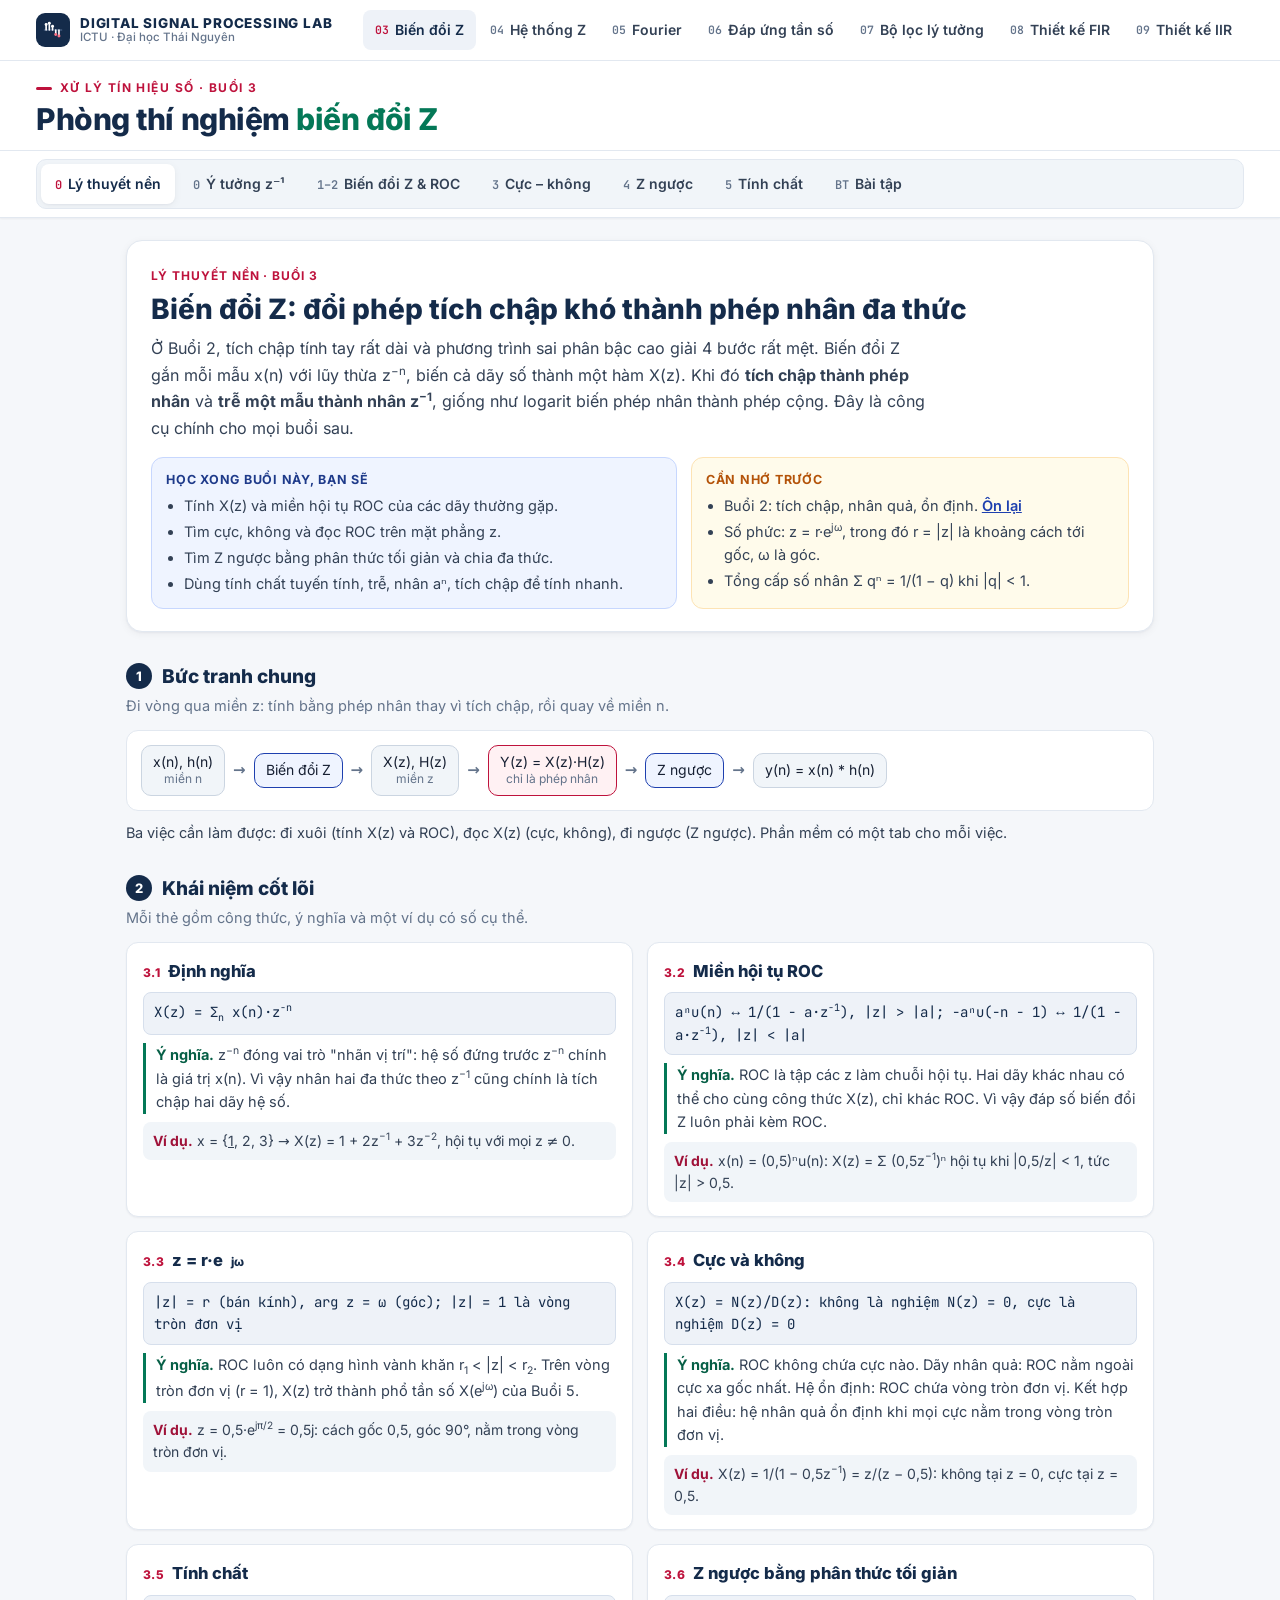
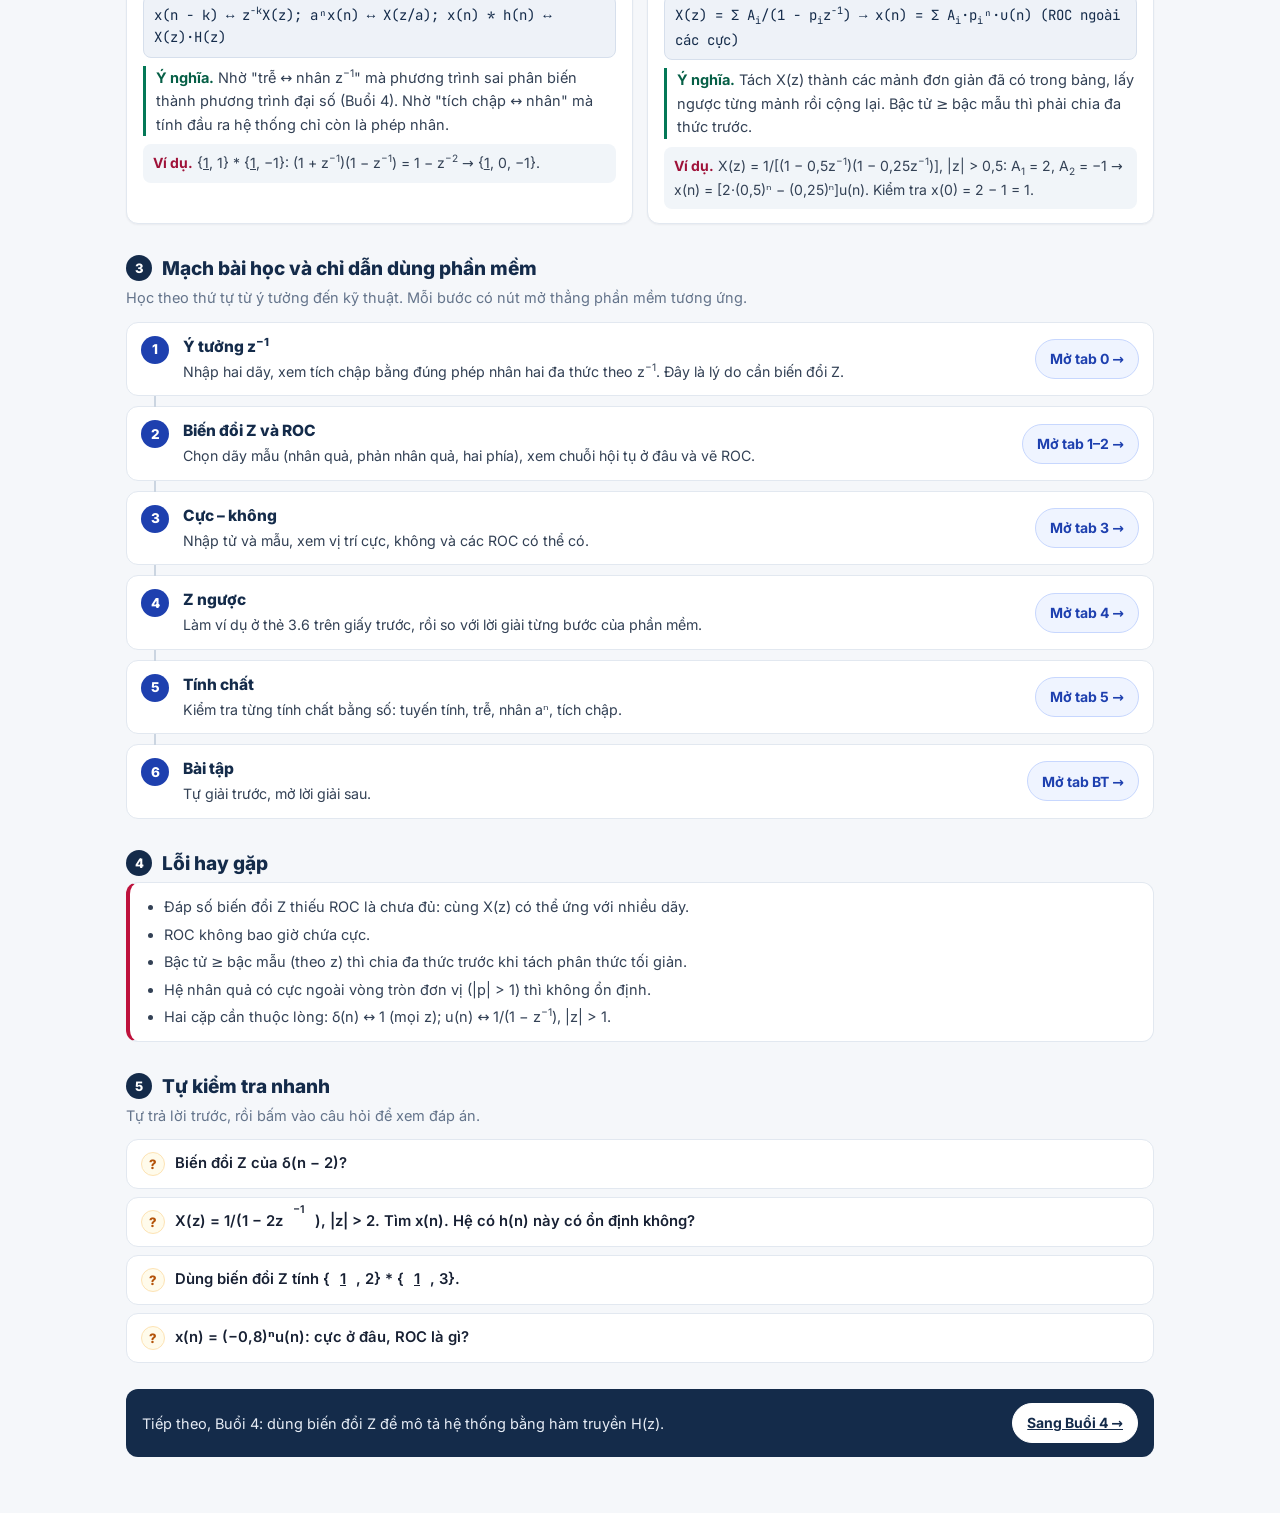
<file: bien-doi-z.html>
<!doctype html>
<html lang="vi">
<head>
<meta charset="utf-8">
<meta name="viewport" content="width=device-width, initial-scale=1, viewport-fit=cover">
<title>Phòng thí nghiệm biến đổi Z</title>
<link rel="stylesheet" href="fonts/fonts.css">
<link rel="manifest" href="manifest.webmanifest">
<meta name="theme-color" content="#FFFFFF">
<meta name="apple-mobile-web-app-capable" content="yes">
<meta name="mobile-web-app-capable" content="yes">
<meta name="apple-mobile-web-app-status-bar-style" content="default">
<meta name="apple-mobile-web-app-title" content="XLTHS">
<link rel="apple-touch-icon" href="icons/apple-touch-icon.png">
<link rel="icon" type="image/png" href="icons/favicon-32.png">
<style>
/* Bố cục: đầu trang (trường + giảng viên) → thanh tab dính theo 6 phần của Buổi 3 → mỗi tab: bảng điều khiển (ẩn/hiện) + vùng kết quả. Một giao diện nền sáng duy nhất theo yêu cầu, không đổi sang nền tối. */
:root{
  --paper:#F6F7F9; --card:#FFFFFF; --ink:#0F1115; --ink2:#3B4048; --muted:#667085; --line:#E4E7EC; --line2:#D0D5DD; --soft:#F2F4F7;
  --shadow-sm:0 1px 2px rgba(16,24,40,.05); --shadow:0 1px 2px rgba(16,24,40,.04),0 4px 12px rgba(16,24,40,.06);
  --red:#C41E3A; --red-t:#FDECEF; --green:#145F39; --green-t:#E8F5EE; --amber:#9A5B00; --amber-t:#FFF3DC;
  --blue:#1F4E8C; --blue-t:#EAF1FB;
  --f-body:"Be Vietnam Pro", "Segoe UI", system-ui, -apple-system, Arial, sans-serif;
  --f-mono:"JetBrains Mono", ui-monospace, "Cascadia Mono", Consolas, monospace;
  color-scheme: light;
}
body{margin:0;background:var(--paper);color:var(--ink);font-family:var(--f-body);font-size:15px;line-height:1.55}
*{box-sizing:border-box}
[hidden]{display:none!important}
.wrap{max-width:1240px;margin:0 auto;padding-left:max(16px, env(safe-area-inset-left, 0px));padding-right:max(16px, env(safe-area-inset-right, 0px))}
.pagehead{background:var(--card);border-bottom:1px solid var(--line)}
.pagehead .wrap{padding-block:18px 14px;display:flex;flex-wrap:wrap;gap:10px 24px;align-items:flex-end;justify-content:space-between}
.eyebrow{display:flex;align-items:center;gap:8px;font-size:12px;font-weight:700;letter-spacing:.12em;text-transform:uppercase;color:var(--red)}
.eyebrow::before{content:"";width:16px;height:3px;border-radius:2px;background:currentColor}
h1{margin:4px 0 0;font-size:clamp(22px,3.6vw,30px);font-weight:800;letter-spacing:-.015em;line-height:1.15;text-wrap:balance}
h1 .z{color:var(--green)}
.author{display:flex;flex-direction:column;align-items:flex-end;gap:1px;text-align:right}
.author small{font-size:10.5px;font-weight:700;letter-spacing:.16em;text-transform:uppercase;color:var(--muted)}
.author b{font-size:15px;font-weight:800;letter-spacing:.08em}
.author span{font-size:12.5px;color:var(--muted)}
nav.tabs{position:sticky;top:env(safe-area-inset-top,0px);z-index:5;background:rgba(255,255,255,.95);backdrop-filter:blur(8px);-webkit-backdrop-filter:blur(8px);border-bottom:1px solid var(--line);box-shadow:var(--shadow-sm)}
nav.tabs .wrap{display:flex;gap:8px;align-items:center}
.tablist{display:flex;gap:4px;overflow-x:auto;scrollbar-width:none;flex:1;min-width:0;margin-block:8px;background:var(--soft);border:1px solid var(--line);border-radius:12px;padding:4px}
.tablist::-webkit-scrollbar{display:none}
.tab{flex:0 0 auto;border:0;background:none;font:600 14px var(--f-body);color:var(--ink2);padding:8px 14px;border-radius:9px;cursor:pointer;min-height:40px;white-space:nowrap}
.tab .no{font-family:var(--f-mono);font-size:12px;color:var(--muted);margin-right:6px}
.tab:hover{background:rgba(255,255,255,.7);color:var(--ink)}
.tab[aria-selected="true"]{background:var(--card);color:var(--ink);box-shadow:var(--shadow)}
.tab[aria-selected="true"] .no{color:var(--red)}
.tab:focus-visible,button:focus-visible,input:focus-visible,select:focus-visible{outline:2px solid var(--blue);outline-offset:2px}
.toggle{display:inline-flex;align-items:center;gap:8px;flex:0 0 auto;border:1px solid var(--line2);background:var(--card);box-shadow:var(--shadow-sm);border-radius:10px;font:600 13px var(--f-body);padding:8px 12px;min-height:44px;cursor:pointer;color:var(--ink)}
main .wrap{padding-block:18px 40px}
.panel-grid{display:grid;grid-template-columns:minmax(260px,330px) minmax(0,1fr);gap:18px;align-items:start}
body.hide-controls .panel-grid{grid-template-columns:minmax(0,1fr)}
body.hide-controls aside.controls{display:none}
aside.controls{background:var(--card);border:1px solid var(--line);border-radius:16px;box-shadow:var(--shadow);padding:16px;display:flex;flex-direction:column;gap:14px;position:sticky;top:calc(env(safe-area-inset-top,0px) + 80px);max-height:calc(100vh - 100px);overflow:auto}
.out{display:flex;flex-direction:column;gap:16px;min-width:0}
.card{background:var(--card);border:1px solid var(--line);border-radius:16px;padding:18px 20px;min-width:0;box-shadow:var(--shadow)}
.card h2{margin:0 0 10px;font-size:17px;font-weight:700;text-wrap:balance}
.card h3{margin:14px 0 6px;font-size:14.5px;font-weight:700}
.intro{display:grid;grid-template-columns:repeat(3,minmax(0,1fr));gap:12px}
.intro div{border-radius:12px;padding:12px 14px;font-size:14px}
.intro .why{background:var(--red-t)}
.intro .what{background:var(--blue-t)}
.intro .use{background:var(--green-t)}
.intro b{display:block;font-size:11.5px;letter-spacing:.06em;text-transform:uppercase;margin-bottom:4px}
.intro .why b{color:var(--red)} .intro .what b{color:var(--blue)} .intro .use b{color:var(--green)}
.ref{font-size:12.5px;color:var(--muted);margin-top:8px}
.lbl{display:block;font-size:12px;font-weight:700;letter-spacing:.05em;text-transform:uppercase;color:var(--muted);margin-bottom:6px}
.field{display:flex;flex-direction:column;gap:4px}
.field small{color:var(--muted);font-size:12.5px;line-height:1.4}
input[type=text],input[type=number],select{font:500 15px var(--f-mono);padding:9px 10px;border:1px solid var(--line2);border-radius:9px;background:#fff;color:var(--ink);min-height:44px;width:100%}
select{font-family:var(--f-body)}
input[type=range]{width:100%;accent-color:var(--green);min-height:32px}
.row2{display:grid;grid-template-columns:1fr 1fr;gap:10px}
.chips{display:flex;flex-wrap:wrap;gap:6px}
.chip{border:1px solid var(--line2);background:#fff;border-radius:999px;padding:7px 12px;font:500 13.5px var(--f-body);cursor:pointer;min-height:40px;color:var(--ink)}
.chip[aria-pressed="true"]{background:var(--green-t);border-color:var(--green);color:var(--green);font-weight:700}
.chip.small{min-height:36px;padding:5px 10px;font-size:13px}
.btn{border:1px solid var(--red);background:var(--red);color:#fff;box-shadow:0 1px 2px rgba(196,30,58,.25);border-radius:10px;font:600 14px var(--f-body);padding:9px 14px;min-height:44px;cursor:pointer}
.btn.ghost{background:#fff;color:var(--ink);border-color:var(--line2);box-shadow:var(--shadow-sm)}
.math{font-family:var(--f-mono);font-size:15px}
.big{font-size:17px;line-height:2.1}
.frac{display:inline-flex;flex-direction:column;vertical-align:middle;text-align:center;margin:0 3px;line-height:1.25}
.frac>span{white-space:nowrap}
.frac>span:first-child{border-bottom:1.5px solid currentColor;padding:0 4px 2px}
.frac>span:last-child{padding:2px 4px 0}
sup{font-size:.72em;line-height:0}
.res{background:var(--green-t);border-radius:10px;padding:10px 14px;margin-top:10px;overflow-x:auto}
.warn{background:var(--amber-t);border-radius:10px;padding:10px 14px;margin-top:10px;color:#4a3000}
.bad{background:var(--red-t);border-radius:10px;padding:10px 14px;margin-top:10px}
.ok{color:var(--green);font-weight:700}
.no-ok{color:var(--red);font-weight:700}
.plot{width:100%;overflow:hidden}
.plot svg{display:block}
.zbox{display:flex;justify-content:center}
.two{display:grid;grid-template-columns:repeat(2,minmax(0,1fr));gap:16px}
.tbl-wrap{overflow-x:auto}
table.t{border-collapse:collapse;font-size:14px;width:100%}
table.t th,table.t td{border-bottom:1px solid var(--line);padding:7px 8px;text-align:left;vertical-align:top;font-variant-numeric:tabular-nums}
table.t th{font-size:12px;letter-spacing:.04em;text-transform:uppercase;color:var(--muted);font-weight:700}
table.t td.m{font-family:var(--f-mono)}
.grid-mul{border-collapse:separate;border-spacing:4px;font-family:var(--f-mono);font-size:14px}
.grid-mul td,.grid-mul th{padding:8px 10px;border-radius:8px;text-align:center;white-space:nowrap}
.grid-mul th{background:var(--soft);font-weight:600}
.legend{display:flex;flex-wrap:wrap;gap:12px;font-size:13px;color:var(--ink2);margin-top:6px}
.legend i{display:inline-block;width:12px;height:12px;border-radius:50%;margin-right:5px;vertical-align:-1px}
.key{font-size:13.5px;color:var(--ink2)}
.close{border-left:4px solid var(--green);background:var(--green-t);padding:10px 14px;border-radius:0 10px 10px 0;font-weight:600}
.next{border-left:4px solid var(--red);background:var(--red-t);padding:10px 14px;border-radius:0 10px 10px 0;margin-top:8px}
.steps{display:flex;flex-direction:column;gap:10px;margin:0;padding:0;list-style:none;counter-reset:s}
.steps li{counter-increment:s;display:grid;grid-template-columns:30px minmax(0,1fr);gap:10px;align-items:start}
.steps li::before{content:counter(s);width:28px;height:28px;border-radius:8px;background:var(--red-t);color:var(--red);display:grid;place-items:center;font:700 13px var(--f-mono)}
.steps li>div{min-width:0;overflow-x:auto}
.ex-group{margin-top:6px}
.ex{border:1px solid var(--line);border-radius:14px;padding:14px 16px;background:#fff;box-shadow:var(--shadow-sm)}
.ex+.ex{margin-top:10px}
.ex .hd{display:flex;flex-wrap:wrap;gap:8px;align-items:baseline;justify-content:space-between}
.ex .id{font:700 13px var(--f-mono);color:var(--red);margin-right:8px}
.ex .q{margin:6px 0 8px}
.ex .acts{display:flex;flex-wrap:wrap;gap:8px;margin-top:8px}
.ex .sol{margin-top:10px;display:flex;flex-direction:column;gap:8px}
.ex .sol>div{background:var(--soft);border-radius:9px;padding:8px 12px;overflow-x:auto}
.ex .mean{background:var(--green-t)!important}
.switch{display:flex;align-items:center;gap:10px;font-weight:600;font-size:14px;cursor:pointer;min-height:44px}
.switch input{width:20px;height:20px;accent-color:var(--green)}
.muted{color:var(--muted)}
.mono{font-family:var(--f-mono)}
footer{color:var(--muted);font-size:12.5px;padding-block:6px 30px}
@media (max-width: 900px){
  .panel-grid{grid-template-columns:minmax(0,1fr)}
  aside.controls{position:static;max-height:none}
  .intro{grid-template-columns:minmax(0,1fr)}
  .two{grid-template-columns:minmax(0,1fr)}
}
@media (max-width: 600px){
  .toggle span{display:none}
  .author{align-items:flex-start;text-align:left}
  .author span{display:none}
  .pagehead .wrap{flex-direction:column;align-items:flex-start}
}
@media (max-width: 520px){
  body{font-size:15px}
  .card{padding:14px}
  .big{font-size:15.5px}
  .tab{padding:8px 11px;font-size:13.5px}
  .toggle{font-size:12.5px;padding:8px 10px}
}
@media (prefers-reduced-motion: reduce){*{transition:none!important;animation:none!important}}
</style>
<link rel="stylesheet" href="assets/theme.css">
</head>
<body>
<header class="sitebar tools"><div class="sitebar-in">
  <a class="brand" href="./" aria-label="DSP Lab – Trang chủ"><span class="brand-mark"><svg viewBox="0 0 24 24" aria-hidden="true"><path d="M2 12h20" stroke="#5B7299" stroke-width="1"/><path d="M4.5 12V6M8 12V4.5M11.5 12V8M15 12v5M18.5 12v6.5" stroke="#fff" stroke-width="1.8" stroke-linecap="round"/><circle cx="4.5" cy="6" r="1.6" fill="#fff"/><circle cx="8" cy="4.5" r="1.6" fill="#fff"/><circle cx="11.5" cy="8" r="1.6" fill="#fff"/><circle cx="15" cy="17" r="1.6" fill="#FB7185"/><circle cx="18.5" cy="18.5" r="1.6" fill="#FB7185"/></svg></span><span class="brand-t"><b><span class="full">DIGITAL SIGNAL PROCESSING LAB</span><span class="short">DSP LAB</span></b><small>ICTU · Đại học Thái Nguyên</small></span></a>
  <nav class="sitenav" aria-label="Các phần mềm">
    <a class="home" href="./">Trang chủ</a>
    <a href="day-tin-hieu.html"><span class="n">01</span>Dãy tín hiệu</a>
    <a href="tich-chap.html"><span class="n">02</span>Tích chập</a>
    <a href="bien-doi-z.html" aria-current="page"><span class="n">03</span>Biến đổi Z</a>
    <a href="he-thong-z.html"><span class="n">04</span>Hệ thống Z</a>
    <a href="fourier.html"><span class="n">05</span>Fourier</a>
    <a href="dap-ung-tan-so.html"><span class="n">06</span>Đáp ứng tần số</a>
    <a href="bo-loc-ly-tuong.html"><span class="n">07</span>Bộ lọc lý tưởng</a>
    <a href="thiet-ke-fir.html"><span class="n">08</span>Thiết kế FIR</a>
    <a href="thiet-ke-iir.html"><span class="n">09</span>Thiết kế IIR</a>
  </nav>
</div></header>
<div class="pagehead">
  <div class="wrap">
    <div>
      <div class="eyebrow">Xử lý tín hiệu số · Buổi 3</div>
      <h1>Phòng thí nghiệm <span class="z">biến đổi Z</span></h1>
    </div>
  </div>
</div>

<nav class="tabs" aria-label="Các phần của Buổi 3">
  <div class="wrap">
    <div class="tablist" role="tablist">
      <button class="tab" role="tab" data-tab="conv" id="tb-conv"><span class="no">0</span>Ý tưởng z⁻¹</button>
      <button class="tab" role="tab" data-tab="roc" id="tb-roc"><span class="no">1–2</span>Biến đổi Z &amp; ROC</button>
      <button class="tab" role="tab" data-tab="pz" id="tb-pz"><span class="no">3</span>Cực – không</button>
      <button class="tab" role="tab" data-tab="izt" id="tb-izt"><span class="no">4</span>Z ngược</button>
      <button class="tab" role="tab" data-tab="prop" id="tb-prop"><span class="no">5</span>Tính chất</button>
      <button class="tab" role="tab" data-tab="ex" id="tb-ex"><span class="no">BT</span>Bài tập</button>
    </div>
    <button class="toggle" id="toggleCtl" aria-pressed="false" aria-label="Ẩn hoặc hiện bảng điều khiển"><svg viewBox="0 0 24 24" width="18" height="18" aria-hidden="true"><rect x="3" y="4" width="18" height="16" rx="2.5" fill="none" stroke="currentColor" stroke-width="2"/><line x1="9.5" y1="4" x2="9.5" y2="20" stroke="currentColor" stroke-width="2"/></svg><span id="toggleTxt">Ẩn bảng điều khiển</span></button>
  </div>
</nav>

<!--LT--><section class="lt" id="lt-intro" role="tabpanel" aria-labelledby="tb-nen" hidden><div class="lt-in"><div class="lt-hero"><span class="lt-kick">Lý thuyết nền · Buổi 3</span><h2>Biến đổi Z: đổi phép tích chập khó thành phép nhân đa thức</h2><p class="lt-lead">Ở Buổi 2, tích chập tính tay rất dài và phương trình sai phân bậc cao giải 4 bước rất mệt. Biến đổi Z gắn mỗi mẫu x(n) với lũy thừa z<sup>−n</sup>, biến cả dãy số thành một hàm X(z). Khi đó <b>tích chập thành phép nhân</b> và <b>trễ một mẫu thành nhân z<sup>−1</sup></b>, giống như logarit biến phép nhân thành phép cộng. Đây là công cụ chính cho mọi buổi sau.</p><div class="lt-meta"><div class="lt-box lt-goal"><b class="t">Học xong buổi này, bạn sẽ</b><ul><li>Tính X(z) và miền hội tụ ROC của các dãy thường gặp.</li><li>Tìm cực, không và đọc ROC trên mặt phẳng z.</li><li>Tìm Z ngược bằng phân thức tối giản và chia đa thức.</li><li>Dùng tính chất tuyến tính, trễ, nhân aⁿ, tích chập để tính nhanh.</li></ul></div><div class="lt-box lt-pre"><b class="t">Cần nhớ trước</b><ul><li>Buổi 2: tích chập, nhân quả, ổn định. <a href="tich-chap.html#tichchap">Ôn lại</a></li><li>Số phức: z = r·e<sup>jω</sup>, trong đó r = |z| là khoảng cách tới gốc, ω là góc.</li><li>Tổng cấp số nhân Σ qⁿ = 1/(1 − q) khi |q| &lt; 1.</li></ul></div></div></div><div class="lt-sec"><h3><span class="n">1</span>Bức tranh chung</h3><p class="sub">Đi vòng qua miền z: tính bằng phép nhân thay vì tích chập, rồi quay về miền n.</p><div class="lt-flow"><span class="nd ">x(n), h(n)<small>miền n</small></span><span class="ar" aria-hidden="true">→</span><span class="nd bl">Biến đổi Z</span><span class="ar" aria-hidden="true">→</span><span class="nd ">X(z), H(z)<small>miền z</small></span><span class="ar" aria-hidden="true">→</span><span class="nd hl">Y(z) = X(z)·H(z)<small>chỉ là phép nhân</small></span><span class="ar" aria-hidden="true">→</span><span class="nd bl">Z ngược</span><span class="ar" aria-hidden="true">→</span><span class="nd ">y(n) = x(n) * h(n)</span></div><p class="lt-note">Ba việc cần làm được: đi xuôi (tính X(z) và ROC), đọc X(z) (cực, không), đi ngược (Z ngược). Phần mềm có một tab cho mỗi việc.</p></div><div class="lt-sec"><h3><span class="n">2</span>Khái niệm cốt lõi</h3><p class="sub">Mỗi thẻ gồm công thức, ý nghĩa và một ví dụ có số cụ thể.</p><div class="lt-grid"><article class="lt-card"><h4><span class="k">3.1</span>Định nghĩa</h4><div class="lt-f">X(z) = Σ<sub>n</sub> x(n)·z<sup>−n</sup></div><p class="lt-mean"><b>Ý nghĩa.</b> z<sup>−n</sup> đóng vai trò "nhãn vị trí": hệ số đứng trước z<sup>−n</sup> chính là giá trị x(n). Vì vậy nhân hai đa thức theo z<sup>−1</sup> cũng chính là tích chập hai dãy hệ số.</p><div class="lt-ex"><b>Ví dụ.</b> x = {<u>1</u>, 2, 3} → X(z) = 1 + 2z<sup>−1</sup> + 3z<sup>−2</sup>, hội tụ với mọi z ≠ 0.</div></article><article class="lt-card"><h4><span class="k">3.2</span>Miền hội tụ ROC</h4><div class="lt-f wrap">aⁿu(n) ↔ 1/(1 − a·z<sup>−1</sup>), |z| &gt; |a|;   −aⁿu(−n − 1) ↔ 1/(1 − a·z<sup>−1</sup>), |z| &lt; |a|</div><p class="lt-mean"><b>Ý nghĩa.</b> ROC là tập các z làm chuỗi hội tụ. Hai dãy khác nhau có thể cho cùng công thức X(z), chỉ khác ROC. Vì vậy đáp số biến đổi Z luôn phải kèm ROC.</p><div class="lt-ex"><b>Ví dụ.</b> x(n) = (0,5)ⁿu(n): X(z) = Σ (0,5z<sup>−1</sup>)ⁿ hội tụ khi |0,5/z| &lt; 1, tức |z| &gt; 0,5.</div></article><article class="lt-card"><h4><span class="k">3.3</span>z = r·e<sup>jω</sup></h4><div class="lt-f">|z| = r (bán kính),  arg z = ω (góc);  |z| = 1 là vòng tròn đơn vị</div><p class="lt-mean"><b>Ý nghĩa.</b> ROC luôn có dạng hình vành khăn r<sub>1</sub> &lt; |z| &lt; r<sub>2</sub>. Trên vòng tròn đơn vị (r = 1), X(z) trở thành phổ tần số X(e<sup>jω</sup>) của Buổi 5.</p><div class="lt-ex"><b>Ví dụ.</b> z = 0,5·e<sup>jπ/2</sup> = 0,5j: cách gốc 0,5, góc 90°, nằm trong vòng tròn đơn vị.</div></article><article class="lt-card"><h4><span class="k">3.4</span>Cực và không</h4><div class="lt-f">X(z) = N(z)/D(z):  không là nghiệm N(z) = 0,  cực là nghiệm D(z) = 0</div><p class="lt-mean"><b>Ý nghĩa.</b> ROC không chứa cực nào. Dãy nhân quả: ROC nằm ngoài cực xa gốc nhất. Hệ ổn định: ROC chứa vòng tròn đơn vị. Kết hợp hai điều: hệ nhân quả ổn định khi mọi cực nằm trong vòng tròn đơn vị.</p><div class="lt-ex"><b>Ví dụ.</b> X(z) = 1/(1 − 0,5z<sup>−1</sup>) = z/(z − 0,5): không tại z = 0, cực tại z = 0,5.</div></article><article class="lt-card"><h4><span class="k">3.5</span>Tính chất</h4><div class="lt-f">x(n − k) ↔ z<sup>−k</sup>X(z);   aⁿx(n) ↔ X(z/a);   x(n) * h(n) ↔ X(z)·H(z)</div><p class="lt-mean"><b>Ý nghĩa.</b> Nhờ "trễ ↔ nhân z<sup>−1</sup>" mà phương trình sai phân biến thành phương trình đại số (Buổi 4). Nhờ "tích chập ↔ nhân" mà tính đầu ra hệ thống chỉ còn là phép nhân.</p><div class="lt-ex"><b>Ví dụ.</b> {<u>1</u>, 1} * {<u>1</u>, −1}: (1 + z<sup>−1</sup>)(1 − z<sup>−1</sup>) = 1 − z<sup>−2</sup> → {<u>1</u>, 0, −1}.</div></article><article class="lt-card"><h4><span class="k">3.6</span>Z ngược bằng phân thức tối giản</h4><div class="lt-f wrap">X(z) = Σ A<sub>i</sub>/(1 − p<sub>i</sub>z<sup>−1</sup>) → x(n) = Σ A<sub>i</sub>·p<sub>i</sub>ⁿ·u(n)  (ROC ngoài các cực)</div><p class="lt-mean"><b>Ý nghĩa.</b> Tách X(z) thành các mảnh đơn giản đã có trong bảng, lấy ngược từng mảnh rồi cộng lại. Bậc tử ≥ bậc mẫu thì phải chia đa thức trước.</p><div class="lt-ex"><b>Ví dụ.</b> X(z) = 1/[(1 − 0,5z<sup>−1</sup>)(1 − 0,25z<sup>−1</sup>)], |z| &gt; 0,5: A<sub>1</sub> = 2, A<sub>2</sub> = −1 → x(n) = [2·(0,5)ⁿ − (0,25)ⁿ]u(n). Kiểm tra x(0) = 2 − 1 = 1.</div></article></div></div><div class="lt-sec"><h3><span class="n">3</span>Mạch bài học và chỉ dẫn dùng phần mềm</h3><p class="sub">Học theo thứ tự từ ý tưởng đến kỹ thuật. Mỗi bước có nút mở thẳng phần mềm tương ứng.</p><ol class="lt-path"><li><div><h4>Ý tưởng z<sup>−1</sup></h4><p>Nhập hai dãy, xem tích chập bằng đúng phép nhân hai đa thức theo z<sup>−1</sup>. Đây là lý do cần biến đổi Z.</p></div><button type="button" class="lt-go" data-open="conv">Mở tab 0 →</button></li><li><div><h4>Biến đổi Z và ROC</h4><p>Chọn dãy mẫu (nhân quả, phản nhân quả, hai phía), xem chuỗi hội tụ ở đâu và vẽ ROC.</p></div><button type="button" class="lt-go" data-open="roc">Mở tab 1–2 →</button></li><li><div><h4>Cực – không</h4><p>Nhập tử và mẫu, xem vị trí cực, không và các ROC có thể có.</p></div><button type="button" class="lt-go" data-open="pz">Mở tab 3 →</button></li><li><div><h4>Z ngược</h4><p>Làm ví dụ ở thẻ 3.6 trên giấy trước, rồi so với lời giải từng bước của phần mềm.</p></div><button type="button" class="lt-go" data-open="izt">Mở tab 4 →</button></li><li><div><h4>Tính chất</h4><p>Kiểm tra từng tính chất bằng số: tuyến tính, trễ, nhân aⁿ, tích chập.</p></div><button type="button" class="lt-go" data-open="prop">Mở tab 5 →</button></li><li><div><h4>Bài tập</h4><p>Tự giải trước, mở lời giải sau.</p></div><button type="button" class="lt-go" data-open="ex">Mở tab BT →</button></li></ol></div><div class="lt-sec"><h3><span class="n">4</span>Lỗi hay gặp</h3><div class="lt-warn"><ul><li>Đáp số biến đổi Z thiếu ROC là chưa đủ: cùng X(z) có thể ứng với nhiều dãy.</li><li>ROC không bao giờ chứa cực.</li><li>Bậc tử ≥ bậc mẫu (theo z) thì chia đa thức trước khi tách phân thức tối giản.</li><li>Hệ nhân quả có cực ngoài vòng tròn đơn vị (|p| &gt; 1) thì không ổn định.</li><li>Hai cặp cần thuộc lòng: δ(n) ↔ 1 (mọi z); u(n) ↔ 1/(1 − z<sup>−1</sup>), |z| &gt; 1.</li></ul></div></div><div class="lt-sec"><h3><span class="n">5</span>Tự kiểm tra nhanh</h3><p class="sub">Tự trả lời trước, rồi bấm vào câu hỏi để xem đáp án.</p><div class="lt-q"><details><summary>Biến đổi Z của δ(n − 2)?</summary><div class="a">z<sup>−2</sup>, ROC: z ≠ 0.</div></details><details><summary>X(z) = 1/(1 − 2z<sup>−1</sup>), |z| &gt; 2. Tìm x(n). Hệ có h(n) này có ổn định không?</summary><div class="a">x(n) = 2ⁿu(n). Không ổn định: cực z = 2 nằm ngoài vòng tròn đơn vị (ROC không chứa |z| = 1).</div></details><details><summary>Dùng biến đổi Z tính {<u>1</u>, 2} * {<u>1</u>, 3}.</summary><div class="a">(1 + 2z<sup>−1</sup>)(1 + 3z<sup>−1</sup>) = 1 + 5z<sup>−1</sup> + 6z<sup>−2</sup> → {<u>1</u>, 5, 6}.</div></details><details><summary>x(n) = (−0,8)ⁿu(n): cực ở đâu, ROC là gì?</summary><div class="a">Cực z = −0,8; ROC |z| &gt; 0,8.</div></details></div></div><div class="lt-next"><p>Tiếp theo, Buổi 4: dùng biến đổi Z để mô tả hệ thống bằng hàm truyền H(z).</p><a class="lt-go" href="he-thong-z.html">Sang Buổi 4 →</a></div></div></section><!--/LT-->
<main>
<div class="wrap">

<!-- ============ TAB 0: Ý TƯỞNG ============ -->
<section class="tabpanel" id="p-conv" hidden>
  <div class="panel-grid">
    <aside class="controls">
      <div class="field"><span class="lbl">Dãy x(n)</span>
        <input type="text" id="cv-x" value="1 2 3" aria-label="Các mẫu của x(n)">
        <small>Các mẫu cách nhau bằng dấu cách. Số thập phân viết 0,5 hoặc 0.5.</small></div>
      <div class="field"><span class="lbl">x(n) bắt đầu tại n =</span><input type="number" id="cv-x0" value="0" step="1"></div>
      <div class="field"><span class="lbl">Dãy h(n)</span><input type="text" id="cv-h" value="1 1" aria-label="Các mẫu của h(n)"></div>
      <div class="field"><span class="lbl">h(n) bắt đầu tại n =</span><input type="number" id="cv-h0" value="0" step="1"></div>
      <div class="field"><span class="lbl">Ví dụ có sẵn</span>
        <div class="chips">
          <button class="chip small" data-cv="1 2 3|0|1 1|0">123 × 11</button>
          <button class="chip small" data-cv="1 2 1|0|1 -1|0">{1,2,1}*{1,−1}</button>
          <button class="chip small" data-cv="1 1 1|0|1 1 1|0">rect₃ * rect₃</button>
          <button class="chip small" data-cv="2 1 -1|-1|1 0,5 0,25|0">Có n âm</button>
        </div></div>
    </aside>
    <div class="out">
      <div class="card">
        <h2>Tích chập chính là nhân đa thức</h2>
        <div class="intro">
          <div class="why"><b>Vì sao cần</b>Buổi 2 tính tích chập phải lật, dịch, nhân, cộng cho từng n. Rất dễ nhầm.</div>
          <div class="what"><b>Ý tưởng</b>Gắn cho mẫu ở vị trí n một nhãn z⁻ⁿ. Dãy thành đa thức; z⁻¹ nghĩa là “trễ 1 nhịp”.</div>
          <div class="use"><b>Ứng dụng</b>Nhân hai đa thức là ra ngay tích chập. MATLAB dùng cùng lệnh <span class="mono">conv</span> cho cả hai việc.</div>
        </div>
        <div class="ref">Mở đầu Buổi 3 · nối từ tích chập Buổi 2 (mục 2.1.2.2)</div>
      </div>
      <div class="card">
        <h2>Bước 1. Viết mỗi dãy thành đa thức theo z⁻¹</h2>
        <div class="math big" id="cv-poly"></div>
      </div>
      <div class="card">
        <h2>Bước 2. Nhân từng cặp, ô cùng màu có cùng nhãn z⁻ⁿ</h2>
        <div class="tbl-wrap" id="cv-grid"></div>
        <p class="key">Ô ở hàng x(k), cột h(m) mang nhãn z⁻⁽ᵏ⁺ᵐ⁾. Cộng các ô cùng màu là được hệ số của y(n) với n = k + m. Đây đúng là quy tắc của tích chập.</p>
      </div>
      <div class="card">
        <h2>Bước 3. Đọc kết quả</h2>
        <div class="math big" id="cv-res"></div>
        <div id="cv-num"></div>
        <div class="plot" id="cv-plot"></div>
        <div class="legend"><span><i style="background:var(--blue)"></i>x(n)</span><span><i style="background:var(--amber)"></i>h(n)</span><span><i style="background:var(--green)"></i>y(n) = x(n) * h(n)</span></div>
      </div>
      <div class="card">
        <div class="close">Câu chốt: dãy số = đa thức theo z⁻¹; tích chập = nhân đa thức.</div>
        <div class="next"><b>Còn vướng →</b> dãy dài vô hạn như tiếng vọng {1; 0,5; 0,25; …} thì đa thức thành chuỗi vô hạn. Cần định nghĩa chung và biết khi nào chuỗi hội tụ (tab 1–2).</div>
      </div>
    </div>
  </div>
</section>

<!-- ============ TAB 1-2: ZT & ROC ============ -->
<section class="tabpanel" id="p-roc" hidden>
  <div class="panel-grid">
    <aside class="controls">
      <div class="field"><span class="lbl">Chọn dãy x(n)</span>
        <select id="rc-preset">
          <option value="an">aⁿ·u(n) — phía phải</option>
          <option value="anm">−aⁿ·u(−n−1) — phía trái</option>
          <option value="aabs">a^|n| — hai phía</option>
          <option value="u">u(n)</option>
          <option value="um">−u(−n−1)</option>
          <option value="nan">n·aⁿ·u(n)</option>
          <option value="delta">δ(n − k)</option>
          <option value="rect">rect_N(n)</option>
          <option value="cos">cos(ω₀n)·u(n)</option>
          <option value="sin">sin(ω₀n)·u(n)</option>
          <option value="custom">Dãy hữu hạn tự nhập</option>
        </select></div>
      <div class="field" id="rc-f-a"><span class="lbl">Tham số a = <span id="rc-a-v" class="mono"></span></span>
        <input type="range" id="rc-a" min="-2.5" max="2.5" step="0.05" value="0.5"></div>
      <div class="field" id="rc-f-k"><span class="lbl">Độ trễ k</span><input type="number" id="rc-k" value="2" min="-5" max="5" step="1"></div>
      <div class="field" id="rc-f-N"><span class="lbl">Chiều dài N</span><input type="number" id="rc-N" value="4" min="1" max="10" step="1"></div>
      <div class="field" id="rc-f-w"><span class="lbl">ω₀ = <span id="rc-w-v" class="mono"></span></span>
        <input type="range" id="rc-w" min="0.05" max="1" step="0.05" value="0.25"><small>Tính theo π (0,25 nghĩa là ω₀ = π/4).</small></div>
      <div class="field" id="rc-f-c"><span class="lbl">Các mẫu</span><input type="text" id="rc-c" value="2 0 1 3">
        <span class="lbl" style="margin-top:6px">bắt đầu tại n =</span><input type="number" id="rc-c0" value="-2" step="1"></div>
      <div class="field"><span class="lbl">Điểm thử |z| = r = <span id="rc-r-v" class="mono"></span></span>
        <input type="range" id="rc-r" min="0" max="1" step="0.001" value="0.62">
        <small>Kéo để đổi bán kính điểm thử. Phần mềm kiểm tra chuỗi Σ x(n)z⁻ⁿ có hội tụ tại đó không.</small></div>
    </aside>
    <div class="out">
      <div class="card">
        <h2>Định nghĩa biến đổi Z và miền hội tụ</h2>
        <div class="intro">
          <div class="why"><b>Vì sao cần</b>Dãy dài vô hạn cho tổng vô hạn. Tổng đó lúc ra số, lúc ra vô cùng, tuỳ z.</div>
          <div class="what"><b>Là gì</b>X(z) = Σ x(n)·z⁻ⁿ. Tập các z làm tổng hữu hạn là miền hội tụ (ROC), luôn ghi kèm X(z).</div>
          <div class="use"><b>Ứng dụng</b>ROC cho biết dãy nằm phía nào của trục thời gian. Buổi 4 dùng ROC để xét hệ nhân quả và ổn định.</div>
        </div>
        <div class="ref">Mục 3.1.1 (định nghĩa), 3.1.2 (mặt phẳng z, tiêu chuẩn Cauchy, Rx−, Rx+), 3.1.3 (bảng)</div>
      </div>
      <div class="card">
        <h2>Dãy x(n)</h2>
        <div class="math big" id="rc-xdef"></div>
        <div class="plot" id="rc-xplot"></div>
      </div>
      <div class="two">
        <div class="card">
          <h2>Biến đổi Z và ROC</h2>
          <div class="math big" id="rc-X"></div>
          <div id="rc-rocinfo"></div>
        </div>
        <div class="card">
          <h2>Mặt phẳng z</h2>
          <div class="zbox plot" id="rc-z"></div>
          <div class="legend"><span><i style="background:var(--green-t);border:1px solid var(--green)"></i>ROC</span><span><i style="background:var(--red)"></i>Điểm cực ×</span><span><i style="background:#fff;border:2px solid var(--green)"></i>Điểm không ○</span><span><i style="background:var(--blue)"></i>Vòng thử</span></div>
        </div>
      </div>
      <div class="card">
        <h2>Tiêu chuẩn Cauchy tại điểm thử: các số hạng |x(n)·z⁻ⁿ| có nhỏ dần về cả hai phía không?</h2>
        <div class="plot" id="rc-terms"></div>
        <div class="legend"><span><i style="background:var(--green)"></i>n ≥ 0: phần X₁(z), hội tụ khi |z| &gt; Rx−</span><span><i style="background:var(--red)"></i>n &lt; 0: phần X₂(z), hội tụ khi |z| &lt; Rx+</span></div>
        <div id="rc-verdict"></div>
      </div>
      <div class="card">
        <div class="close">Câu chốt: không có ROC thì X(z) chưa nói được x(n) là dãy nào. So aⁿ·u(n) với −aⁿ·u(−n−1): cùng công thức, khác ROC.</div>
        <div class="next"><b>Còn vướng →</b> biên của ROC nằm ở đâu? Ở các điểm X(z) bằng vô cùng, tức điểm cực (tab 3).</div>
      </div>
    </div>
  </div>
</section>

<!-- ============ TAB 3: CỰC KHÔNG ============ -->
<section class="tabpanel" id="p-pz" hidden>
  <div class="panel-grid">
    <aside class="controls">
      <div class="field"><span class="lbl">Tử số N(z), lũy thừa giảm dần của z</span>
        <input type="text" id="pz-N" value="1 2"><small>“1 2” nghĩa là z + 2.</small></div>
      <div class="field"><span class="lbl">Mẫu số D(z), lũy thừa giảm dần của z</span>
        <input type="text" id="pz-D" value="1 -3 2"><small>“1 −3 2” nghĩa là z² − 3z + 2.</small></div>
      <div class="field"><span class="lbl">Ví dụ có sẵn</span>
        <div class="chips">
          <button class="chip small" data-pz="1 2|1 -3 2">Bài giảng: (z+2)/(z²−3z+2)</button>
          <button class="chip small" data-pz="1 0 -1|1 0 -0,25">(z²−1)/(z²−0,25)</button>
          <button class="chip small" data-pz="1 0 0 0 -1|1 -1 0 0 0">rect₄: triệt tiêu</button>
          <button class="chip small" data-pz="1 0 0|1 0 0,25">Cực phức ±0,5j</button>
          <button class="chip small" data-pz="1 0|1 -1 0,25">Cực bội 0,5</button>
        </div></div>
      <hr style="border:0;border-top:1px solid var(--line);width:100%">
      <span class="lbl">Thử đặt điểm cực</span>
      <div class="field"><span class="lbl">Bán kính r = <span class="mono" id="pz-r-v"></span></span><input type="range" id="pz-r" min="0.1" max="1.3" step="0.01" value="0.8"></div>
      <div class="field"><span class="lbl">Góc θ = <span class="mono" id="pz-t-v"></span></span><input type="range" id="pz-t" min="0" max="180" step="5" value="45"></div>
      <div class="chips"><button class="chip small" data-pzp="0.8|0">Thực dương</button><button class="chip small" data-pzp="0.8|180">Thực âm</button><button class="chip small" data-pzp="0.85|45">Cặp phức</button><button class="chip small" data-pzp="1|60">Trên vòng tròn</button><button class="chip small" data-pzp="1.1|30">Ngoài vòng tròn</button></div>
    </aside>
    <div class="out">
      <div class="card">
        <h2>Điểm cực, điểm không</h2>
        <div class="intro">
          <div class="why"><b>Vì sao cần</b>Đọc cả biểu thức X(z) rất mệt. Vài điểm đặc biệt đã nói lên gần hết tính chất của dãy.</div>
          <div class="what"><b>Là gì</b>Điểm không: X(z) = 0, nghiệm tử số. Điểm cực: X(z) → ∞, nghiệm mẫu số.</div>
          <div class="use"><b>Ứng dụng</b>Thiết kế bộ lọc (Buổi 7–9) là đặt cực, không vào chỗ mong muốn, ví dụ đặt không để triệt nhiễu 50 Hz trên điện tim.</div>
        </div>
        <div class="ref">Mục 3.1.2.3 (điểm cực, điểm không). Lưu ý: bản gốc ghi nhầm “điểm cực là nơi X(z) = 0”.</div>
      </div>
      <div class="two">
        <div class="card">
          <h2>X(z) đã nhập</h2>
          <div class="math big" id="pz-X"></div>
          <div id="pz-list"></div>
        </div>
        <div class="card">
          <h2>Mặt phẳng z</h2>
          <div class="zbox plot" id="pz-z"></div>
        </div>
      </div>
      <div class="card">
        <h2>Các ROC có thể có và loại dãy tương ứng</h2>
        <div id="pz-rocs"></div>
      </div>
      <div class="card">
        <h2>Vị trí điểm cực quyết định dáng của dãy (dãy nhân quả)</h2>
        <div class="two">
          <div class="zbox plot" id="pz-z2"></div>
          <div><div class="plot" id="pz-h"></div><div id="pz-say"></div></div>
        </div>
      </div>
      <div class="card">
        <div class="close">Câu chốt: điểm cực vẽ biên ROC và quyết định dãy tắt dần hay lớn dần.</div>
        <div class="next"><b>Còn vướng →</b> tính xong trong miền z rồi, làm sao quay về x(n)? (tab 4)</div>
      </div>
    </div>
  </div>
</section>

<!-- ============ TAB 4: Z NGƯỢC ============ -->
<section class="tabpanel" id="p-izt" hidden>
  <div class="panel-grid">
    <aside class="controls">
      <div class="field"><span class="lbl">Tử số N(z), lũy thừa giảm dần</span><input type="text" id="iz-N" value="1 2"></div>
      <div class="field"><span class="lbl">Mẫu số D(z), lũy thừa giảm dần</span><input type="text" id="iz-D" value="1 -3 2"></div>
      <div class="field"><span class="lbl">Ví dụ có sẵn</span>
        <select id="iz-preset">
          <option value="">— Chọn ví dụ —</option>
          <option value="1 0|1 -0,5">Bài giảng 3.2.1: z/(z − ½)</option>
          <option value="1 0|1 -2">Bài giảng 3.2.2: z/(z − 2)</option>
          <option value="1 2|1 -3 2">Bài giảng 3.2.3: (z + 2)/(z² − 3z + 2)</option>
          <option value="1 0 0|1 -0,75 0,125">Hai cực đơn: z²/((z − 0,5)(z − 0,25))</option>
          <option value="1 0|1 -1 0,25">Cực bội: z/(z − 0,5)²</option>
          <option value="1 0 0|1 -3 3 -1">Cực bội bậc 3: z²/(z − 1)³</option>
          <option value="1 0 0|1 0 0,25">Cực phức: z²/(z² + 0,25)</option>
          <option value="1 0 0|1 -1,5 0,5">Bình rò nước Buổi 2: z²/((z − 0,5)(z − 1))</option>
          <option value="1 1 1|1 -0,5">Bậc tử lớn hơn: (z² + z + 1)/(z − 0,5)</option>
        </select></div>
      <div class="field"><span class="lbl">Chọn miền hội tụ</span><div class="chips" id="iz-rocs"></div></div>
      <div class="field"><span class="lbl">Phương pháp</span>
        <div class="chips" id="iz-methods">
          <button class="chip small" data-m="pf" aria-pressed="true">Phân thức tối giản</button>
          <button class="chip small" data-m="ps" aria-pressed="false">Chuỗi lũy thừa</button>
          <button class="chip small" data-m="res" aria-pressed="false">Thặng dư</button>
        </div></div>
    </aside>
    <div class="out">
      <div class="card">
        <h2>Biến đổi Z ngược: ba đường quay về x(n)</h2>
        <div class="intro">
          <div class="why"><b>Vì sao cần</b>Sang miền z để nhân cho dễ; xong việc phải quay về dãy số.</div>
          <div class="what"><b>Ba cách</b>Thặng dư (tính tích phân), chuỗi lũy thừa (chia đa thức), phân thức tối giản (tách thành mảnh có trong bảng).</div>
          <div class="use"><b>Ứng dụng</b>Buổi 4 giải phương trình sai phân đúng bằng các bước này. MATLAB: <span class="mono">residuez</span>, <span class="mono">impz</span>.</div>
        </div>
        <div class="ref">Mục 3.2.1, 3.2.2, 3.2.3. Đổi ROC để thấy cùng X(z) cho các dãy khác nhau.</div>
      </div>
      <div class="card">
        <h2>X(z) và ROC đang chọn</h2>
        <div class="math big" id="iz-X"></div>
      </div>
      <div class="card" id="iz-method-card">
        <h2 id="iz-mtitle"></h2>
        <div id="iz-steps"></div>
      </div>
      <div class="card">
        <h2>Kết quả x(n)</h2>
        <div class="res math" id="iz-result"></div>
        <div class="plot" id="iz-plot"></div>
        <div id="iz-check"></div>
      </div>
      <div class="card">
        <div class="close">Câu chốt: tách thành mảnh có trong bảng, tra bảng theo ROC, cộng lại.</div>
        <div class="next"><b>Còn vướng →</b> mỗi dãy mới lại lấy tổng từ định nghĩa thì vẫn mệt. Cần các quy tắc biến đổi nhanh (tab 5).</div>
      </div>
    </div>
  </div>
</section>

<!-- ============ TAB 5: TÍNH CHẤT ============ -->
<section class="tabpanel" id="p-prop" hidden>
  <div class="panel-grid">
    <aside class="controls">
      <div class="field"><span class="lbl">Tính chất</span>
        <div class="chips" id="pr-props">
          <button class="chip small" data-p="lin">Tuyến tính</button>
          <button class="chip small" data-p="delay">Trễ</button>
          <button class="chip small" data-p="scale">Nhân aⁿ</button>
          <button class="chip small" data-p="nmul">Nhân n</button>
          <button class="chip small" data-p="conv">Tích chập</button>
          <button class="chip small" data-p="corr">Tương quan</button>
          <button class="chip small" data-p="init">Giá trị ban đầu</button>
        </div></div>
      <div id="pr-x1box">
        <div class="field"><span class="lbl">Dãy x₁(n)</span><select id="pr-x1"></select></div>
        <div class="row2" style="margin-top:8px">
          <div class="field"><span class="lbl">a của x₁</span><input type="number" id="pr-a1" value="0.5" step="0.1"></div>
          <div class="field"><span class="lbl">N của x₁</span><input type="number" id="pr-N1" value="3" min="1" max="10" step="1"></div>
        </div>
      </div>
      <div id="pr-x2box">
        <div class="field"><span class="lbl">Dãy x₂(n)</span><select id="pr-x2"></select></div>
        <div class="row2" style="margin-top:8px">
          <div class="field"><span class="lbl">a của x₂</span><input type="number" id="pr-a2" value="1" step="0.1"></div>
          <div class="field"><span class="lbl">N của x₂</span><input type="number" id="pr-N2" value="3" min="1" max="10" step="1"></div>
        </div>
      </div>
      <div class="row2" id="pr-ab"><div class="field"><span class="lbl">Hệ số α</span><input type="number" id="pr-al" value="1" step="0.5"></div><div class="field"><span class="lbl">Hệ số β</span><input type="number" id="pr-be" value="2" step="0.5"></div></div>
      <div class="field" id="pr-n0box"><span class="lbl">Độ trễ n₀</span><input type="number" id="pr-n0" value="1" step="1" min="-6" max="6"></div>
      <div class="field" id="pr-bbox"><span class="lbl">Nhân với bⁿ, b =</span><input type="number" id="pr-b" value="0.5" step="0.1"></div>
      <div id="pr-corrbox">
        <div class="field"><span class="lbl">x(n), các mẫu</span><input type="text" id="pr-cx" value="1 1 1"></div>
        <div class="field" style="margin-top:8px"><span class="lbl">y(n), các mẫu</span><input type="text" id="pr-cy" value="1 1 1"><small>Cả hai bắt đầu tại n = 0.</small></div>
      </div>
    </aside>
    <div class="out">
      <div class="card">
        <h2>Các tính chất: phím tắt thay cho lấy tổng</h2>
        <div class="intro">
          <div class="why"><b>Vì sao cần</b>Mỗi dãy mới mà lấy tổng lại từ định nghĩa thì rất tốn công.</div>
          <div class="what"><b>Là gì</b>Một thao tác trên dãy (dịch, nhân, chập…) ứng với một thao tác đơn giản trên X(z).</div>
          <div class="use" id="pr-use"><b>Ứng dụng</b></div>
        </div>
        <div class="ref" id="pr-ref">Mục 3.3</div>
      </div>
      <div class="two">
        <div class="card"><h2>Miền n</h2><div class="math" id="pr-n"></div><div class="plot" id="pr-nplot"></div><div class="legend" id="pr-leg"></div></div>
        <div class="card"><h2>Miền z</h2><div class="math" id="pr-z"></div><div class="two" id="pr-zz"></div></div>
      </div>
      <div class="card"><h2>Kiểm tra hai miền khớp nhau</h2><div id="pr-check"></div></div>
    </div>
  </div>
</section>

<!-- ============ TAB 6: BÀI TẬP ============ -->
<section class="tabpanel" id="p-ex" hidden>
  <div class="panel-grid">
    <aside class="controls">
      <label class="switch"><input type="checkbox" id="ex-class"> Chế độ lên lớp</label>
      <small class="muted">Bật để ẩn lời giải. Bấm “Hiện bước tiếp” để mở từng bước khi giảng.</small>
      <div class="field"><span class="lbl">Lọc theo nhóm</span>
        <div class="chips" id="ex-filter">
          <button class="chip small" data-g="all" aria-pressed="true">Tất cả</button>
          <button class="chip small" data-g="A" aria-pressed="false">A. Định nghĩa, ROC</button>
          <button class="chip small" data-g="B" aria-pressed="false">B. Cực – không</button>
          <button class="chip small" data-g="C" aria-pressed="false">C. Z ngược</button>
          <button class="chip small" data-g="D" aria-pressed="false">D. Tính chất</button>
        </div></div>
    </aside>
    <div class="out">
      <div class="card">
        <h2>Bài tập Buổi 3 có lời giải</h2>
        <p class="key" style="margin:0">20 bài theo đúng thứ tự bài giảng. Đáp án đã đối chiếu bằng máy. Nút “Mở trong phòng thí nghiệm” nạp sẵn số liệu của bài vào tab tương ứng để kiểm tra trực quan.</p>
      </div>
      <div id="ex-list"></div>
    </div>
  </div>
</section>

<footer>Phòng thí nghiệm biến đổi Z · Xử lý tín hiệu số, Buổi 3 · NGUYỄN SỸ HIỆP · Trường Đại học Công nghệ Thông tin và Truyền thông – ĐH Thái Nguyên</footer>
</div>
</main>

<script>
"use strict";
/* =================== TIỆN ÍCH SỐ =================== */
const $ = id => document.getElementById(id);
const EPS = 1e-9;
function fmt(v, dp = 4){
  if (v === Infinity) return '∞'; if (v === -Infinity) return '−∞';
  if (!isFinite(v)) return '?';
  if (Math.abs(v) < 5e-10) return '0';
  let s = (+v.toFixed(dp)).toString();
  if (s.includes('e')) s = v.toPrecision(4);
  return s.replace('-', '−').replace('.', ',');
}
const C = (re, im = 0) => ({re, im});
const cadd = (a, b) => C(a.re + b.re, a.im + b.im);
const csub = (a, b) => C(a.re - b.re, a.im - b.im);
const cmul = (a, b) => C(a.re * b.re - a.im * b.im, a.re * b.im + a.im * b.re);
const cdiv = (a, b) => { const d = b.re * b.re + b.im * b.im; return C((a.re * b.re + a.im * b.im) / d, (a.im * b.re - a.re * b.im) / d); };
const cabs = a => Math.hypot(a.re, a.im);
const carg = a => Math.atan2(a.im, a.re);
const cscale = (a, s) => C(a.re * s, a.im * s);
function cpowi(a, n){
  const r = cabs(a);
  if (r === 0) return n === 0 ? C(1) : (n > 0 ? C(0) : C(Infinity));
  const t = carg(a), R = Math.pow(r, n);
  return C(R * Math.cos(n * t), R * Math.sin(n * t));
}
function fmtc(z, dp = 4){
  const re = Math.abs(z.re) < 5e-10 ? 0 : z.re, im = Math.abs(z.im) < 5e-10 ? 0 : z.im;
  if (im === 0) return fmt(re, dp);
  const ims = fmt(Math.abs(im), dp); const jpart = (ims === '1' ? '' : ims) + 'j';
  if (re === 0) return (im < 0 ? '−' : '') + jpart;
  return fmt(re, dp) + (im < 0 ? ' − ' : ' + ') + jpart;
}
function parseNum(s){
  s = s.trim().replace(/−/g, '-').replace(',', '.');
  if (s.includes('/')){ const [a, b] = s.split('/'); return parseFloat(a) / parseFloat(b); }
  return parseFloat(s);
}
function parseList(s){
  const out = String(s).trim().split(/[\s;]+/).filter(Boolean).map(parseNum);
  return out.some(v => !isFinite(v)) ? null : out;
}
const trimLead = c => { let i = 0; while (i < c.length - 1 && Math.abs(c[i]) < 1e-14) i++; return c.slice(i); };
function conv(a, b){ const r = new Array(a.length + b.length - 1).fill(0); a.forEach((x, i) => b.forEach((y, j) => { r[i + j] += x * y; })); return r; }
function polyAdd(a, b){ // mảng tăng dần (cùng gốc)
  const n = Math.max(a.length, b.length), r = [];
  for (let i = 0; i < n; i++) r.push((a[i] || 0) + (b[i] || 0)); return r;
}
function polyDivDesc(N, D){ // chia đa thức (giảm dần)
  N = N.slice(); const q = [];
  while (N.length >= D.length){ const f = N[0] / D[0]; q.push(f); for (let i = 0; i < D.length; i++) N[i] -= f * D[i]; N.shift(); }
  return {q: q.length ? q : [0], r: N.length ? N : [0]};
}
function polyvalC(c, z){ let r = C(0); for (const a of c) r = cadd(cmul(r, z), C(a)); return r; } // giảm dần
/* ---------- Nghiệm đa thức ---------- */
function roots(c0){
  let c = trimLead(c0.slice()); let z0 = 0;
  while (c.length > 1 && Math.abs(c[c.length - 1]) < 1e-14){ c.pop(); z0++; }
  const n = c.length - 1; let r = [];
  if (n === 1) r = [C(-c[1] / c[0])];
  else if (n === 2){
    const [a, b, cc] = c, d = b * b - 4 * a * cc;
    if (d >= 0){ const s = Math.sqrt(d); const q = -0.5 * (b + (b >= 0 ? s : -s)); r = q === 0 ? [C(0), C(0)] : [C(q / a), C(cc / q)]; }
    else { const s = Math.sqrt(-d); r = [C(-b / (2 * a), s / (2 * a)), C(-b / (2 * a), -s / (2 * a))]; }
  } else if (n > 2){
    const a = c.map(v => v / c[0]); const R = 1 + Math.max(...a.slice(1).map(Math.abs));
    let z = []; for (let k = 0; k < n; k++){ const t = 2 * Math.PI * k / n + 0.4; z.push(C(R * 0.9 * Math.cos(t), R * 0.9 * Math.sin(t))); }
    for (let it = 0; it < 800; it++){
      let mv = 0;
      for (let k = 0; k < n; k++){
        let num = polyvalC(a, z[k]), den = C(1);
        for (let j = 0; j < n; j++) if (j !== k) den = cmul(den, csub(z[k], z[j]));
        const dz = cdiv(num, den); z[k] = csub(z[k], dz); mv = Math.max(mv, cabs(dz));
      }
      if (mv < 1e-15) break;
    }
    r = z;
  }
  for (let i = 0; i < z0; i++) r.push(C(0));
  return r.map(cleanC);
}
function cleanC(z){
  let {re, im} = z; const m = Math.max(1, cabs(z));
  if (Math.abs(im) < 1e-8 * m) im = 0;
  if (Math.abs(re) < 1e-10 * m) re = 0;
  const rr = Math.round(re * 1e8) / 1e8, ri = Math.round(im * 1e8) / 1e8;
  if (Math.abs(rr - re) < 1e-9) re = rr; if (Math.abs(ri - im) < 1e-9) im = ri;
  return C(re, im);
}
function polyDerDesc(c){ const d = c.length - 1; return c.slice(0, -1).map((v, i) => v * (d - i)); }
function groupRoots(rs, tol = 3e-3, poly = null){
  const g = [];
  rs.forEach(z => {
    const f = g.find(o => cabs(csub(cscale(o.sum, 1 / o.m), z)) < tol * Math.max(1, cabs(z)));
    if (f){ f.sum = cadd(f.sum, z); f.m++; } else g.push({sum: z, m: 1});
  });
  return g.map(o => {
    let z = cscale(o.sum, 1 / o.m);
    if (poly && o.m > 1){ // nghiệm bội m là nghiệm đơn của đạo hàm bậc m−1 → Newton cho chính xác
      let q = poly.slice(); for (let i = 0; i < o.m - 1; i++) q = polyDerDesc(q);
      const dq = polyDerDesc(q);
      for (let it = 0; it < 40; it++){ const fz = polyvalC(q, z), dz = polyvalC(dq, z); if (cabs(dz) < 1e-300) break; const st = cdiv(fz, dz); z = csub(z, st); if (cabs(st) < 1e-15) break; }
    }
    return {z: cleanC(z), m: o.m};
  });
}
const rootsG = c => groupRoots(roots(c), 3e-3, trimLead(c));
/* ---------- Khai triển Taylor & chuỗi ---------- */
function taylorAt(c, p, K){ // c giảm dần (thực), trả về hệ số tăng dần theo t tại z = p + t
  let arr = c.map(v => C(v)); const out = [];
  for (let k = 0; k <= K; k++){
    if (arr.length === 0){ out.push(C(0)); continue; }
    const b = [arr[0]]; for (let i = 1; i < arr.length; i++) b.push(cadd(arr[i], cmul(p, b[i - 1])));
    out.push(b[b.length - 1]); arr = b.slice(0, -1);
  }
  return out;
}
function smul(a, b, K){ const r = []; for (let k = 0; k <= K; k++){ let s = C(0); for (let i = 0; i <= k; i++) if (a[i] && b[k - i]) s = cadd(s, cmul(a[i], b[k - i])); r.push(s); } return r; }
function sdiv(a, b, K){ const q = []; for (let k = 0; k <= K; k++){ let s = a[k] || C(0); for (let i = 1; i <= k; i++) if (b[i]) s = csub(s, cmul(b[i], q[k - i])); q.push(cdiv(s, b[0])); } return q; }
/* Phần chính của num/den tại mọi cực: hệ số C_j của 1/(z − p)^j */
function principalParts(num, den){
  den = trimLead(den); const lead = den[0];
  const poles = rootsG(den);
  return poles.map(({z: p, m: s}) => {
    const K = s - 1;
    const nT = taylorAt(trimLead(num), p, K);
    let dS = [C(lead)];
    poles.forEach(q => { if (q.z === p) return; const f = [csub(p, q.z), C(1)]; for (let i = 0; i < q.m; i++) dS = smul(dS, f, K); });
    const G = sdiv(nT, dS, K);
    const coef = []; for (let j = 1; j <= s; j++) coef.push(G[s - j]);
    return {p, s, coef};
  });
}
/* ---------- Biến đổi Z ngược theo phương pháp X(z)/z của bài giảng ---------- */
function izt(N, D){
  N = trimLead(N); D = trimLead(D);
  let S = [], R = N;
  if (N.length > D.length){ const d = polyDivDesc(N, D); S = d.q; R = d.r; }
  const pp = principalParts(R, [...D, 0]);
  const deltas = {}; const terms = [];
  // phần nguyên S(z) = Σ s_i z^(deg−i) ↔ δ(n + k)
  S.forEach((s, i) => { const k = S.length - 1 - i; if (Math.abs(s) > 1e-12) deltas[-k] = (deltas[-k] || 0) + s; });
  pp.forEach(({p, s, coef}) => {
    coef.forEach((cj, idx) => {
      const j = idx + 1; if (cabs(cj) < 1e-10) return;
      if (cabs(p) < 1e-12){ const n = j - 1; deltas[n] = (deltas[n] || 0) + cj.re; }
      else terms.push({C: cj, p, m: j - 1});
    });
  });
  return {pp, terms, deltas, S};
}
function binomPoly(n, m){ let r = 1; for (let i = 0; i < m; i++) r *= (n - i) / (i + 1); return r; }
function izEval(res, roc, n){
  let v = C(0);
  res.terms.forEach(t => {
    const causal = cabs(t.p) <= roc.rin + 1e-9;
    if (causal && n >= 0) v = cadd(v, cscale(cmul(t.C, cpowi(t.p, n - t.m)), binomPoly(n, t.m)));
    if (!causal && n <= -1) v = csub(v, cscale(cmul(t.C, cpowi(t.p, n - t.m)), binomPoly(n, t.m)));
  });
  if (res.deltas[n]) v = cadd(v, C(res.deltas[n]));
  return v.re;
}
/* =================== CHUỖI HIỂN THỊ =================== */
const SUP = {'0':'⁰','1':'¹','2':'²','3':'³','4':'⁴','5':'⁵','6':'⁶','7':'⁷','8':'⁸','9':'⁹','-':'⁻','−':'⁻','n':'ⁿ','+':'⁺'};
const sup = s => String(s).split('').map(ch => SUP[ch] || ch).join('');
const frac = (a, b) => `<span class="frac"><span>${a}</span><span>${b}</span></span>`;
function polyZ(c, v = 'z'){ // giảm dần
  c = trimLead(c); const d = c.length - 1; let out = '';
  c.forEach((a, i) => {
    if (Math.abs(a) < 1e-12) return; const p = d - i, A = Math.abs(a);
    let co = (Math.abs(A - 1) < 1e-12 && p !== 0) ? '' : fmt(A);
    const mono = p === 0 ? '' : (p === 1 ? v : `${v}<sup>${p}</sup>`);
    out += (out ? (a < 0 ? ' − ' : ' + ') : (a < 0 ? '−' : '')) + co + mono;
  });
  return out || '0';
}
function polyW(b){ // tăng dần theo z^-1
  let out = '';
  b.forEach((a, k) => {
    if (Math.abs(a) < 1e-12) return; const A = Math.abs(a);
    const co = (Math.abs(A - 1) < 1e-12 && k !== 0) ? '' : fmt(A);
    const mono = k === 0 ? '' : `z<sup>−${k}</sup>`;
    out += (out ? (a < 0 ? ' − ' : ' + ') : (a < 0 ? '−' : '')) + co + mono;
  });
  return out || '0';
}
function laurent(vals, n0){ // Σ x(n) z^-n
  let out = '';
  vals.forEach((a, i) => {
    const n = n0 + i; if (Math.abs(a) < 1e-12) return; const A = Math.abs(a);
    const co = (Math.abs(A - 1) < 1e-12 && n !== 0) ? '' : fmt(A);
    const mono = n === 0 ? '' : (n === -1 ? 'z' : `z<sup>${n > 0 ? '−' + n : -n}</sup>`);
    out += (out ? (a < 0 ? ' − ' : ' + ') : (a < 0 ? '−' : '')) + co + mono;
  });
  return out || '0';
}
function zMinus(p){ // (z − p)
  if (cabs(p) < 1e-12) return 'z';
  if (Math.abs(p.im) < 1e-12) return p.re > 0 ? `(z − ${fmt(p.re)})` : `(z + ${fmt(-p.re)})`;
  return `(z − (${fmtc(p)}))`;
}
function piStr(t){
  const q = t / Math.PI; if (Math.abs(q) < 1e-9) return '0';
  for (let d = 1; d <= 12; d++){ const k = Math.round(q * d); if (Math.abs(q * d - k) < 1e-6){ const g = gcd(Math.abs(k), d); const kk = k / g, dd = d / g; return `${kk < 0 ? '−' : ''}${Math.abs(kk) === 1 ? '' : Math.abs(kk)}π${dd === 1 ? '' : '/' + dd}`; } }
  return fmt(t, 3);
}
function gcd(a, b){ return b ? gcd(b, a % b) : a; }
function powStr(p, m){ // p^(n−m) với p thực
  const e = m === 0 ? 'n' : `n−${m}`;
  if (Math.abs(p - 1) < 1e-12) return '';
  if (p > 0 && Number.isInteger(+p.toFixed(9))) return `${fmt(p)}<sup>${e}</sup>`;
  return `(${fmt(p)})<sup>${e}</sup>`;
}
const BIN = ['', 'n', 'n(n−1)/2', 'n(n−1)(n−2)/6', 'n(n−1)(n−2)(n−3)/24'];
function termsHTML(res, roc){
  const parts = []; // {neg, body}
  const keys = Object.keys(res.deltas).map(Number).sort((a, b) => a - b);
  keys.forEach(n => { const v = res.deltas[n]; if (Math.abs(v) < 1e-10) return; const d = n === 0 ? 'δ(n)' : (n > 0 ? `δ(n − ${n})` : `δ(n + ${-n})`); parts.push({neg: v < 0, body: (Math.abs(Math.abs(v) - 1) < 1e-10 ? '' : fmt(Math.abs(v)) + '·') + d}); });
  const used = new Set();
  res.terms.forEach((t, i) => {
    if (used.has(i)) return; const causal = cabs(t.p) <= roc.rin + 1e-9; const unit = causal ? 'u(n)' : 'u(−n−1)'; const sg = causal ? 1 : -1;
    const bin = BIN[t.m] !== undefined ? BIN[t.m] : `C(n,${t.m})`;
    if (Math.abs(t.p.im) < 1e-10){
      const c = sg * t.C.re; const ps = powStr(t.p.re, t.m);
      const pieces = [Math.abs(Math.abs(c) - 1) < 1e-10 && (ps || bin) ? '' : fmt(Math.abs(c)), bin ? (t.m >= 2 ? `[${bin}]` : bin) : '', ps, unit].filter(Boolean);
      parts.push({neg: c < 0, body: pieces.join('·')});
    } else {
      const j = res.terms.findIndex((u, k) => k !== i && !used.has(k) && u.m === t.m && cabs(csub(u.p, C(t.p.re, -t.p.im))) < 1e-7);
      if (j >= 0 && t.m === 0){
        used.add(j); const tt = t.p.im > 0 ? t : res.terms[j];
        const A = 2 * cabs(tt.C) * sg, r = cabs(tt.p), th = carg(tt.p), ph = carg(tt.C);
        const phs = Math.abs(ph) < 1e-9 ? '' : (ph > 0 ? ` + ${piStr(ph)}` : ` − ${piStr(-ph)}`);
        const rs = Math.abs(r - 1) < 1e-12 ? '' : `(${fmt(r)})<sup>n</sup>·`;
        parts.push({neg: A < 0, body: `${Math.abs(Math.abs(A) - 1) < 1e-10 ? '' : fmt(Math.abs(A)) + '·'}${rs}cos(${piStr(th)}·n${phs})·${unit}`});
      } else {
        const c = cscale(t.C, sg);
        parts.push({neg: false, body: `(${fmtc(c)})·${bin ? bin + '·' : ''}(${fmtc(t.p)})<sup>${t.m ? 'n−' + t.m : 'n'}</sup>·${unit}`});
      }
    }
  });
  if (!parts.length) return '0';
  return parts.map((p, i) => i === 0 ? (p.neg ? '−' : '') + p.body : (p.neg ? ' − ' : ' + ') + p.body).join('');
}
/* =================== VẼ ĐỒ THỊ =================== */
const CL = {ink:'#161616', muted:'#6B6B67', line:'#E2E2DE', grid:'#EEEEEA', red:'#C41E3A', green:'#145F39', greenT:'#E7F4EC', blue:'#1F4E8C', amber:'#9A5B00', paper:'#FFFFFD'};
function niceTicks(lo, hi, n = 5){
  const span = hi - lo || 1; const step0 = span / n; const mag = Math.pow(10, Math.floor(Math.log10(step0)));
  const st = [1, 2, 2.5, 5, 10].map(f => f * mag).find(s => span / s <= n) || 10 * mag;
  const out = []; for (let v = Math.ceil(lo / st) * st; v <= hi + 1e-12; v += st) out.push(+v.toFixed(10)); return out;
}
function stemPlot(el, cfg){
  const W = Math.max(280, el.clientWidth || 600), H = cfg.height || (W < 520 ? 210 : 240);
  const padL = 46, padR = 12, padT = 16, padB = 34; const {nmin, nmax} = cfg;
  let vs = []; cfg.series.forEach(s => s.n.forEach((n, i) => { if (n >= nmin && n <= nmax && isFinite(s.v[i])) vs.push(s.v[i]); }));
  let ymin = Math.min(0, ...vs), ymax = Math.max(0, ...vs);
  if (ymax - ymin < 1e-12){ ymax = 1; ymin = Math.min(ymin, 0); }
  const pad = (ymax - ymin) * 0.12; ymax += pad; if (ymin < 0) ymin -= pad;
  const X = n => padL + (n - nmin + 0.5) / (nmax - nmin + 1) * (W - padL - padR);
  const Y = v => padT + (ymax - v) / (ymax - ymin) * (H - padT - padB);
  let s = `<svg width="${W}" height="${H}" viewBox="0 0 ${W} ${H}" role="img" aria-label="${cfg.label || 'Đồ thị dãy'}"><rect width="${W}" height="${H}" fill="${CL.paper}"/>`;
  niceTicks(ymin, ymax, 4).forEach(t => { s += `<line x1="${padL}" x2="${W - padR}" y1="${Y(t)}" y2="${Y(t)}" stroke="${CL.grid}"/><text x="${padL - 6}" y="${Y(t) + 4}" text-anchor="end" font-size="11.5" fill="${CL.muted}" font-family="JetBrains Mono, monospace">${fmt(t, 3)}</text>`; });
  const cnt = nmax - nmin + 1; const pxPer = (W - padL - padR) / cnt; const every = pxPer >= 24 ? 1 : pxPer >= 12 ? 2 : pxPer >= 6 ? 5 : 10;
  for (let n = nmin; n <= nmax; n++) if (((n % every) + every) % every === 0) s += `<text x="${X(n)}" y="${H - padB + 16}" text-anchor="middle" font-size="11.5" fill="${CL.muted}" font-family="JetBrains Mono, monospace">${n < 0 ? '−' + (-n) : n}</text>`;
  s += `<text x="${W - padR}" y="${H - 4}" text-anchor="end" font-size="11.5" fill="${CL.muted}">n</text>`;
  s += `<line x1="${padL}" x2="${W - padR}" y1="${Y(0)}" y2="${Y(0)}" stroke="${CL.ink}" stroke-width="1"/>`;
  if (nmin <= 0 && nmax >= 0) s += `<line x1="${X(0)}" x2="${X(0)}" y1="${padT}" y2="${H - padB}" stroke="${CL.line}" stroke-dasharray="3 3"/>`;
  const k = cfg.series.length;
  cfg.series.forEach((sr, si) => {
    const off = (si - (k - 1) / 2) * Math.min(6, pxPer * 0.22);
    sr.n.forEach((n, i) => {
      const v = sr.v[i]; if (n < nmin || n > nmax || !isFinite(v)) return;
      const x = X(n) + off, y = Y(v), col = typeof sr.color === 'function' ? sr.color(n) : sr.color;
      if (Math.abs(v) > 1e-12 || sr.showZero) s += `<line x1="${x}" x2="${x}" y1="${Y(0)}" y2="${y}" stroke="${col}" stroke-width="2"/><circle cx="${x}" cy="${y}" r="${pxPer < 9 ? 2.5 : 4}" fill="${sr.hollow ? CL.paper : col}" stroke="${col}" stroke-width="1.8"/>`;
      if (cfg.values && cnt <= 22 && Math.abs(v) > 1e-12 && k === 1) s += `<text x="${x}" y="${v >= 0 ? y - 8 : y + 16}" text-anchor="middle" font-size="11" fill="${CL.ink}" font-family="JetBrains Mono, monospace">${fmt(v, 3)}</text>`;
    });
  });
  el.innerHTML = s + '</svg>';
}
function zPlane(el, cfg){
  const Wc = el.clientWidth || 320; const S = Math.max(230, Math.min(Wc, cfg.size || 360));
  const pts = [...(cfg.poles || []), ...(cfg.zeros || [])].map(o => cabs(o.z));
  let ext = Math.max(1.35, ...pts.map(r => r * 1.25));
  if (cfg.roc && isFinite(cfg.roc.rin) && cfg.roc.rin > 0) ext = Math.max(ext, cfg.roc.rin * 1.25);
  if (cfg.roc && isFinite(cfg.roc.rout)) ext = Math.max(ext, cfg.roc.rout * 1.2);
  if (cfg.testR) ext = Math.max(ext, cfg.testR * 1.15);
  ext = Math.min(ext, 7);
  const c = S / 2, k = (S / 2 - 22) / ext, P = z => [c + z.re * k, c - z.im * k];
  const uid = 'cp' + Math.random().toString(36).slice(2, 8);
  let s = `<svg width="${S}" height="${S}" viewBox="0 0 ${S} ${S}" role="img" aria-label="Mặt phẳng z"><defs><clipPath id="${uid}"><rect x="6" y="6" width="${S - 12}" height="${S - 12}" rx="8"/></clipPath></defs><rect x="6" y="6" width="${S - 12}" height="${S - 12}" rx="8" fill="${CL.paper}" stroke="${CL.line}"/>`;
  const circ = r => { const R = r * k; return `M${c + R} ${c}a${R} ${R} 0 1 0 ${-2 * R} 0a${R} ${R} 0 1 0 ${2 * R} 0z`; };
  if (cfg.roc && cfg.roc !== 'empty'){
    const {rin, rout} = cfg.roc; let d = '';
    d += isFinite(rout) ? circ(rout) : `M0 0H${S}V${S}H0z`;
    if (rin > 0) d += circ(rin);
    s += `<g clip-path="url(#${uid})"><path d="${d}" fill="${CL.greenT}" fill-rule="evenodd"/></g>`;
    if (rin > 0) s += `<path d="${circ(rin)}" fill="none" stroke="${CL.green}" stroke-width="1.3" stroke-dasharray="5 3"/>`;
    if (isFinite(rout)) s += `<path d="${circ(rout)}" fill="none" stroke="${CL.green}" stroke-width="1.3" stroke-dasharray="5 3"/>`;
  }
  s += `<line x1="12" x2="${S - 12}" y1="${c}" y2="${c}" stroke="${CL.muted}"/><line x1="${c}" x2="${c}" y1="12" y2="${S - 12}" stroke="${CL.muted}"/>`;
  s += `<path d="${circ(1)}" fill="none" stroke="${CL.ink}" stroke-width="1" stroke-dasharray="2 3"/>`;
  s += `<text x="${S - 14}" y="${c - 6}" text-anchor="end" font-size="11.5" fill="${CL.muted}">Re</text><text x="${c + 6}" y="22" font-size="11.5" fill="${CL.muted}">Im</text><text x="${c + k + 3}" y="${c + 14}" font-size="11" fill="${CL.muted}" font-family="JetBrains Mono, monospace">1</text>`;
  if (cfg.testR) s += `<path d="${circ(cfg.testR)}" fill="none" stroke="${CL.blue}" stroke-width="2"/>`;
  (cfg.zeros || []).forEach(o => { let [x, y] = P(o.z); const out = cabs(o.z) > ext; if (out) return; s += `<circle cx="${x}" cy="${y}" r="6.5" fill="${CL.paper}" stroke="${CL.green}" stroke-width="2.2"/>`; if (o.m > 1) s += `<text x="${x + 9}" y="${y + 16}" font-size="11.5" font-weight="700" fill="${CL.green}">${o.m}</text>`; });
  (cfg.poles || []).forEach(o => { let [x, y] = P(o.z); if (cabs(o.z) > ext) return; s += `<path d="M${x - 6} ${y - 6}L${x + 6} ${y + 6}M${x - 6} ${y + 6}L${x + 6} ${y - 6}" stroke="${CL.red}" stroke-width="2.4"/>`; if (o.m > 1) s += `<text x="${x + 8}" y="${y - 7}" font-size="11.5" font-weight="700" fill="${CL.red}">${o.m}</text>`; });
  const off = [...(cfg.poles || []), ...(cfg.zeros || [])].filter(o => cabs(o.z) > ext);
  if (off.length) s += `<text x="14" y="${S - 14}" font-size="11" fill="${CL.muted}">Có điểm nằm ngoài khung (|z| &gt; ${fmt(ext, 2)})</text>`;
  el.innerHTML = s + '</svg>';
}
function pzFromND(N, D){
  const z = rootsG(trimLead(N)), p = rootsG(trimLead(D));
  const cancelled = [];
  z.forEach(zz => { const pp = p.find(q => q.m > 0 && cabs(csub(q.z, zz.z)) < 1e-6); if (pp){ const m = Math.min(pp.m, zz.m); pp.m -= m; zz.m -= m; cancelled.push({z: zz.z, m}); } });
  return {zeros: z.filter(o => o.m > 0), poles: p.filter(o => o.m > 0), cancelled};
}
function rocText(r){
  if (r === 'empty') return 'không tồn tại (ROC rỗng)';
  const a = r.rin, b = r.rout;
  if (a === 0 && !isFinite(b)) return r.inclZero === false && r.inclInf === false ? '0 < |z| < ∞' : r.inclZero === false ? 'mọi z ≠ 0' : r.inclInf === false ? 'mọi z ≠ ∞' : 'toàn mặt phẳng z';
  if (a === 0) return `|z| &lt; ${fmt(b)}`;
  if (!isFinite(b)) return `|z| &gt; ${fmt(a)}`;
  return `${fmt(a)} &lt; |z| &lt; ${fmt(b)}`;
}

/* =================== TAB 0: TÍCH CHẬP = NHÂN ĐA THỨC =================== */
const TINTS = ['#E8EFF8', '#E7F4EC', '#FFF3DC', '#FBE9EC', '#EFE9F8', '#E3F3F3', '#F4EFE6', '#F0F4E2', '#F8E8F2', '#EAF0F6'];
function renderConv(){
  const x = parseList($('cv-x').value) || [0], h = parseList($('cv-h').value) || [0];
  const x0 = parseInt($('cv-x0').value) || 0, h0 = parseInt($('cv-h0').value) || 0;
  const y = conv(x, h), y0 = x0 + h0;
  $('cv-poly').innerHTML = `X(z) = ${laurent(x, x0)}<br>H(z) = ${laurent(h, h0)}`;
  const lab = n => n === 0 ? '' : (n === -1 ? 'z' : `z<sup>${n > 0 ? '−' + n : -n}</sup>`);
  let g = '<table class="grid-mul"><tr><th>×</th>' + h.map((v, j) => `<th>${fmt(v)}${lab(h0 + j)}</th>`).join('') + '</tr>';
  x.forEach((v, i) => { g += `<tr><th>${fmt(v)}${lab(x0 + i)}</th>` + h.map((w, j) => { const n = x0 + i + h0 + j; return `<td style="background:${TINTS[((n - y0) % TINTS.length + TINTS.length) % TINTS.length]}">${fmt(v * w)}${lab(n)}</td>`; }).join('') + '</tr>'; });
  $('cv-grid').innerHTML = g + '</table>';
  $('cv-res').innerHTML = `Y(z) = X(z)·H(z) = ${laurent(y, y0)}<br>y(n) = {${y.map((v, i) => (y0 + i === 0 ? '<u>' + fmt(v) + '</u>' : fmt(v))).join('; ')}}, bắt đầu tại n = ${y0}`;
  const digits = a => a.every(v => Number.isInteger(v) && v >= 0 && v <= 9);
  if (digits(x) && digits(h) && y.every(v => v <= 9) && x0 === 0 && h0 === 0 && x[0] && h[0]){
    $('cv-num').innerHTML = `<div class="res">So với phép nhân số: ${x.join('')} × ${h.join('')} = ${y.join('')}. Hàng đơn vị, hàng chục đóng vai trò nhãn z⁻ⁿ.</div>`;
  } else $('cv-num').innerHTML = '';
  const nmin = Math.min(x0, h0, y0) - 1, nmax = Math.max(x0 + x.length, h0 + h.length, y0 + y.length);
  const idx = (a, s) => a.map((_, i) => s + i);
  stemPlot($('cv-plot'), {nmin, nmax, series: [{n: idx(x, x0), v: x, color: CL.blue}, {n: idx(h, h0), v: h, color: CL.amber}, {n: idx(y, y0), v: y, color: CL.green}], label: 'x, h và y'});
}

/* =================== TAB 1–2: ZT & ROC =================== */
const oneMinus = (a, w) => { const A = Math.abs(a); const co = Math.abs(A - 1) < 1e-12 ? '' : fmt(A); return a >= 0 ? `1 − ${co}${w}` : `1 + ${co}${w}`; };
const zm = a => a === 0 ? 'z' : (a > 0 ? `z − ${fmt(a)}` : `z + ${fmt(-a)}`);
const ZW = 'z<sup>−1</sup>';
function rcParams(){ let a = parseFloat($('rc-a').value); if (Math.abs(a) < 0.025) a = 0.05; return {a, k: parseInt($('rc-k').value) || 0, N: Math.max(1, Math.min(10, parseInt($('rc-N').value) || 1)), w: parseFloat($('rc-w').value) * Math.PI, wq: parseFloat($('rc-w').value)}; }
function rcPreset(key, P){
  const a = P.a, A = Math.abs(a);
  const cw = Math.cos(P.w), sw = Math.sin(P.w);
  const wStr = piStr(P.w);
  switch (key){
    case 'an': return {xdef: `x(n) = (${fmt(a)})<sup>n</sup>·u(n)`, f: n => n >= 0 ? Math.pow(a, n) : 0, X: `X(z) = Σ<sub>n≥0</sub> (${fmt(a)}·z<sup>−1</sup>)<sup>n</sup> = ${frac('1', oneMinus(a, ZW))} = ${frac('z', zm(a))}`, N: [1, 0], D: [1, -a], roc: {rin: A, rout: Infinity}, Rm: A, Rp: Infinity, uses: 'a'};
    case 'anm': return {xdef: `x(n) = −(${fmt(a)})<sup>n</sup>·u(−n−1)`, f: n => n <= -1 ? -Math.pow(a, n) : 0, X: `X(z) = −Σ<sub>m≥1</sub> (z/${fmt(a)})<sup>m</sup> = ${frac('1', oneMinus(a, ZW))} = ${frac('z', zm(a))}`, N: [1, 0], D: [1, -a], roc: {rin: 0, rout: A}, Rm: 0, Rp: A, uses: 'a'};
    case 'u': return {xdef: 'x(n) = u(n)', f: n => n >= 0 ? 1 : 0, X: `X(z) = ${frac('1', '1 − ' + ZW)} = ${frac('z', 'z − 1')}`, N: [1, 0], D: [1, -1], roc: {rin: 1, rout: Infinity}, Rm: 1, Rp: Infinity, uses: ''};
    case 'um': return {xdef: 'x(n) = −u(−n−1)', f: n => n <= -1 ? -1 : 0, X: `X(z) = ${frac('1', '1 − ' + ZW)} = ${frac('z', 'z − 1')}`, N: [1, 0], D: [1, -1], roc: {rin: 0, rout: 1}, Rm: 0, Rp: 1, uses: ''};
    case 'nan': return {xdef: `x(n) = n·(${fmt(a)})<sup>n</sup>·u(n)`, f: n => n >= 0 ? n * Math.pow(a, n) : 0, X: `X(z) = ${frac(fmt(a) + 'z<sup>−1</sup>', '(' + oneMinus(a, ZW) + ')<sup>2</sup>')} = ${frac(fmt(a) + 'z', '(' + zm(a) + ')<sup>2</sup>')}`, N: [a, 0], D: [1, -2 * a, a * a], roc: {rin: A, rout: Infinity}, Rm: A, Rp: Infinity, uses: 'a'};
    case 'aabs': {
      const ok = A < 1; const b = 1 / a;
      return {xdef: `x(n) = (${fmt(a)})<sup>|n|</sup>`, f: n => Math.pow(a, Math.abs(n)), X: ok ? `X(z) = ${frac('1', oneMinus(a, ZW))} + ${frac('1', oneMinus(a, 'z'))} − 1 = ${frac(fmt(1 - a * a) + 'z', '(' + zm(a) + ')(1 ' + (a >= 0 ? '− ' : '+ ') + fmt(A) + 'z)')}` : `Phần n ≥ 0 cần |z| &gt; ${fmt(A)}, phần n &lt; 0 cần |z| &lt; ${fmt(1 / A)}. Không có z nào thỏa cả hai.`, N: ok ? [-(1 - a * a) / a, 0] : [1], D: ok ? conv([1, -a], [1, -b]) : [1], roc: ok ? {rin: A, rout: 1 / A} : 'empty', Rm: A, Rp: 1 / A, uses: 'a'};
    }
    case 'delta': {
      const k = P.k; const Xs = k === 0 ? '1' : (k > 0 ? `z<sup>−${k}</sup>` : `z<sup>${-k}</sup>`);
      return {xdef: k === 0 ? 'x(n) = δ(n)' : `x(n) = δ(n ${k > 0 ? '−' : '+'} ${Math.abs(k)})`, f: n => n === k ? 1 : 0, X: `X(z) = ${Xs}`, N: k >= 0 ? [1] : [1, ...Array(-k).fill(0)], D: k > 0 ? [1, ...Array(k).fill(0)] : [1], roc: {rin: 0, rout: Infinity, inclZero: k <= 0, inclInf: k >= 0}, Rm: 0, Rp: Infinity, uses: 'k'};
    }
    case 'rect': {
      const Nn = P.N; const ser = Array(Nn).fill(1);
      return {xdef: `x(n) = rect<sub>${Nn}</sub>(n) = u(n) − u(n − ${Nn})`, f: n => n >= 0 && n < Nn ? 1 : 0, X: `X(z) = ${polyW(ser)} = ${frac('1 − z<sup>−' + Nn + '</sup>', '1 − z<sup>−1</sup>')}`, N: [1, ...Array(Nn - 1).fill(0), -1], D: [1, -1, ...Array(Nn - 1).fill(0)], roc: {rin: 0, rout: Infinity, inclZero: Nn === 1, inclInf: true}, Rm: 0, Rp: Infinity, uses: 'N'};
    }
    case 'cos': return {xdef: `x(n) = cos(${wStr}·n)·u(n)`, f: n => n >= 0 ? Math.cos(P.w * n) : 0, X: `X(z) = ${frac('1 − ' + fmt(cw) + 'z<sup>−1</sup>', '1 − ' + fmt(2 * cw) + 'z<sup>−1</sup> + z<sup>−2</sup>')}`, N: [1, -cw, 0], D: [1, -2 * cw, 1], roc: {rin: 1, rout: Infinity}, Rm: 1, Rp: Infinity, uses: 'w'};
    case 'sin': return {xdef: `x(n) = sin(${wStr}·n)·u(n)`, f: n => n >= 0 ? Math.sin(P.w * n) : 0, X: `X(z) = ${frac(fmt(sw) + 'z<sup>−1</sup>', '1 − ' + fmt(2 * cw) + 'z<sup>−1</sup> + z<sup>−2</sup>')}`, N: [sw, 0], D: [1, -2 * cw, 1], roc: {rin: 1, rout: Infinity}, Rm: 1, Rp: Infinity, uses: 'w'};
    case 'custom': {
      const v = parseList($('rc-c').value) || [1]; const n0 = parseInt($('rc-c0').value) || 0; const n1 = n0 + v.length - 1;
      let N = v.slice(), D = [1];
      if (n1 > 0) D = [1, ...Array(n1).fill(0)]; else if (n1 < 0) N = [...N, ...Array(-n1).fill(0)];
      const hasPos = v.some((x, i) => n0 + i > 0 && x !== 0), hasNeg = v.some((x, i) => n0 + i < 0 && x !== 0);
      return {xdef: `x(n) = {${v.map((x, i) => n0 + i === 0 ? '<u>' + fmt(x) + '</u>' : fmt(x)).join('; ')}}, mẫu gạch chân ở n = 0`, f: n => (n >= n0 && n <= n1) ? v[n - n0] : 0, X: `X(z) = ${laurent(v, n0)}`, N, D, roc: {rin: 0, rout: Infinity, inclZero: !hasPos, inclInf: !hasNeg}, Rm: 0, Rp: Infinity, uses: 'c', finite: true};
    }
  }
}
function rcRfromSlider(){ const t = parseFloat($('rc-r').value); return Math.pow(10, -1.3 + t * 2.1); } // 0,05 … 6,3
function rcSliderFromR(r){ return (Math.log10(r) + 1.3) / 2.1; }
function renderRoc(){
  const key = $('rc-preset').value, P = rcParams(); const pr = rcPreset(key, P);
  ['a', 'k', 'N', 'w', 'c'].forEach(u => { $('rc-f-' + u).hidden = pr.uses !== u; });
  $('rc-a-v').textContent = fmt(P.a); $('rc-w-v').textContent = piStr(P.w);
  const r = rcRfromSlider(); $('rc-r-v').textContent = fmt(r, 3);
  $('rc-xdef').innerHTML = pr.xdef;
  const nmin = -10, nmax = 15; const ns = []; for (let n = nmin; n <= nmax; n++) ns.push(n);
  stemPlot($('rc-xplot'), {nmin, nmax, series: [{n: ns, v: ns.map(pr.f), color: n => n < 0 ? CL.red : CL.green}], label: 'x(n)'});
  const pz = pzFromND(pr.N, pr.D);
  $('rc-X').innerHTML = pr.X + `<div class="res">ROC: <b>${rocText(pr.roc)}</b>${pr.roc !== 'empty' ? ` &nbsp;·&nbsp; Rx− = ${fmt(pr.Rm)}, Rx+ = ${fmt(pr.Rp)}` : ''}</div>`;
  let info = '';
  if (pz.cancelled.length) info += `<div class="warn">Điểm cực và điểm không trùng nhau tại z = ${pz.cancelled.map(o => fmtc(o.z)).join(', ')} nên triệt tiêu nhau. Vì vậy ROC rộng hơn so với nhìn mẫu số.</div>`;
  if (key === 'an' || key === 'anm') info += `<div class="key" style="margin-top:8px">So sánh: ${key === 'an' ? '−aⁿ·u(−n−1)' : 'aⁿ·u(n)'} có cùng công thức X(z) nhưng ROC là ${key === 'an' ? '|z| &lt; |a|' : '|z| &gt; |a|'}. Đổi ở ô “Chọn dãy” để thấy.</div>`;
  if (key === 'aabs') info += `<div class="key" style="margin-top:8px">Đây là ví dụ (2/3)<sup>|n|</sup> trong bài giảng khi a ≈ 0,67. Kéo |a| ≥ 1 để thấy ROC rỗng.</div>`;
  $('rc-rocinfo').innerHTML = info;
  zPlane($('rc-z'), {poles: pz.poles, zeros: pz.zeros, roc: pr.roc, testR: r});
  // các số hạng tại |z| = r
  const tn = [], tv = []; for (let n = -15; n <= 15; n++){ tn.push(n); tv.push(Math.abs(pr.f(n)) * Math.pow(r, -n)); }
  const cap = 50; const tvc = tv.map(v => Math.min(v, cap));
  stemPlot($('rc-terms'), {nmin: -15, nmax: 15, series: [{n: tn, v: tvc, color: n => n < 0 ? CL.red : CL.green}], label: 'Số hạng của chuỗi'});
  let ok1, ok2;
  if (pr.roc === 'empty'){ ok1 = r > pr.Rm; ok2 = r < pr.Rp; }
  else { ok1 = r > pr.roc.rin || (pr.roc.rin === 0); ok2 = r < pr.roc.rout; }
  if (pr.finite || key === 'delta' || key === 'rect'){ ok1 = true; ok2 = true; }
  const inR = ok1 && ok2 && pr.roc !== 'empty';
  const clipped = tv.some(v => v > cap) ? ' (cột vượt 50 được cắt ở 50)' : '';
  $('rc-verdict').innerHTML = `<div class="${inR ? 'res' : 'bad'}">Tại |z| = ${fmt(r, 3)}: phần n ≥ 0 ${ok1 ? '<span class="ok">hội tụ</span>' : '<span class="no-ok">phân kỳ</span>'} (cần |z| &gt; ${fmt(pr.Rm)}); phần n &lt; 0 ${ok2 ? '<span class="ok">hội tụ</span>' : '<span class="no-ok">phân kỳ</span>'} (cần |z| &lt; ${fmt(pr.Rp)}). ⇒ z ${inR ? '<b>thuộc</b>' : '<b>không thuộc</b>'} ROC${clipped}.${pr.finite || key === 'rect' || key === 'delta' ? ' Dãy hữu hạn: tổng chỉ có hữu hạn số hạng nên luôn hữu hạn, trừ khi z = 0 hoặc z = ∞ làm một số hạng vô cùng.' : ''}</div>`;
}

/* =================== TAB 3: CỰC – KHÔNG =================== */
function renderPz(){
  const N = parseList($('pz-N').value), D = parseList($('pz-D').value);
  if (!N || !D || D.every(v => v === 0)){ $('pz-X').innerHTML = '<div class="bad">Hệ số chưa hợp lệ. Nhập các số cách nhau bằng dấu cách.</div>'; return; }
  const Nt = trimLead(N), Dt = trimLead(D);
  const pz = pzFromND(Nt, Dt);
  const G = Nt[0] / Dt[0];
  const fac = (arr) => arr.map(o => zMinus(o.z) + (o.m > 1 ? `<sup>${o.m}</sup>` : '')).join('') || '1';
  $('pz-X').innerHTML = `X(z) = ${frac(polyZ(Nt), polyZ(Dt))}<br>= ${fmt(G) === '1' ? '' : fmt(G) + '·'}${frac(fac(rootsG(Nt)), fac(rootsG(Dt)))}`;
  const row = (o, t) => `<tr><td>${t}</td><td class="m">${fmtc(o.z)}</td><td class="m">${o.m}</td><td class="m">${fmt(cabs(o.z))}</td><td class="m">${Math.abs(o.z.im) < 1e-10 && o.z.re >= 0 ? '0' : piStr(carg(o.z))}</td></tr>`;
  let t = `<div class="tbl-wrap"><table class="t"><tr><th>Loại</th><th>Vị trí</th><th>Bội</th><th>|z|</th><th>Góc</th></tr>`;
  pz.zeros.forEach(o => t += row(o, '<span style="color:var(--green);font-weight:700">○ Không</span>'));
  pz.poles.forEach(o => t += row(o, '<span style="color:var(--red);font-weight:700">× Cực</span>'));
  t += '</table></div>';
  if (pz.cancelled.length) t += `<div class="warn">Triệt tiêu cực – không tại z = ${pz.cancelled.map(o => fmtc(o.z)).join(', ')}: ROC có thể rộng ra (chú ý cuối mục 3.1.2.3).</div>`;
  $('pz-list').innerHTML = t;
  zPlane($('pz-z'), {poles: pz.poles, zeros: pz.zeros});
  const radii = [...new Set(pz.poles.filter(o => cabs(o.z) > 1e-12).map(o => +cabs(o.z).toFixed(8)))].sort((a, b) => a - b);
  const rings = []; let prev = 0; radii.forEach(r => { rings.push({rin: prev, rout: r}); prev = r; }); rings.push({rin: prev, rout: Infinity});
  let h = `<div class="tbl-wrap"><table class="t"><tr><th>ROC</th><th>Loại dãy x(n)</th><th>Chứa vòng tròn đơn vị?</th></tr>`;
  rings.forEach((g, i) => {
    const kind = !isFinite(g.rout) ? 'Phía phải (nhân quả nếu không có cực ở ∞)' : (g.rin === 0 ? 'Phía trái (phản nhân quả)' : 'Hai phía');
    const uc = g.rin < 1 && g.rout > 1;
    h += `<tr><td class="m">${rocText(g)}</td><td>${kind}</td><td>${uc ? '<span class="ok">Có</span>' : '<span class="muted">Không</span>'}</td></tr>`;
  });
  h += '</table></div><p class="key">Mỗi dòng là một dãy x(n) khác nhau có cùng X(z). Muốn biết cụ thể là dãy nào, sang tab 4 và chọn ROC tương ứng. Cột cuối sẽ dùng ở Buổi 4 (ổn định) và Buổi 5 (biến đổi Fourier).</p>';
  $('pz-rocs').innerHTML = h;
  renderPzDrag();
}
function renderPzDrag(){
  const r = parseFloat($('pz-r').value), th = parseFloat($('pz-t').value) * Math.PI / 180;
  $('pz-r-v').textContent = fmt(r, 2); $('pz-t-v').textContent = `${$('pz-t').value}°`;
  const real = Math.abs(Math.sin(th)) < 1e-9; const p = C(r * Math.cos(th), r * Math.sin(th));
  const A = real ? [1, -p.re] : [1, -2 * r * Math.cos(th), r * r];
  const h = []; for (let n = 0; n <= 30; n++){ let v = n === 0 ? 1 : 0; for (let k = 1; k < A.length; k++) v -= A[k] * (h[n - k] || 0); h.push(v); }
  const poles = real ? [{z: C(p.re), m: 1}] : [{z: p, m: 1}, {z: C(p.re, -p.im), m: 1}];
  zPlane($('pz-z2'), {poles, zeros: [{z: C(0), m: real ? 1 : 2}], roc: {rin: r, rout: Infinity}, size: 300});
  const ns = h.map((_, i) => i);
  stemPlot($('pz-h'), {nmin: 0, nmax: 30, series: [{n: ns, v: h, color: CL.green}], label: 'Dãy nhân quả'});
  let say;
  if (r > 1.0001) say = '<div class="bad"><b>Ngoài vòng tròn đơn vị:</b> dãy lớn dần tới vô cùng, giống micro bị hú.</div>';
  else if (Math.abs(r - 1) < 1e-4) say = '<div class="warn"><b>Trên vòng tròn đơn vị:</b> dãy không tắt, không lớn, dao động mãi như đèn báo nhấp nháy.</div>';
  else if (real && p.re > 0) say = '<div class="res"><b>Trong vòng tròn, trên trục thực dương:</b> tắt dần đều, không đổi dấu, như tiếng vọng trong hang.</div>';
  else if (real) say = '<div class="res"><b>Trong vòng tròn, trên trục thực âm:</b> tắt dần và đổi dấu xen kẽ.</div>';
  else say = `<div class="res"><b>Cặp cực phức trong vòng tròn:</b> dao động tắt dần, mỗi chu kỳ khoảng ${fmt(360 / (th * 180 / Math.PI), 1)} mẫu (theo góc θ), như tiếng chuông ngân rồi tắt.</div>`;
  $('pz-say').innerHTML = say + `<p class="key">X(z) = ${real ? frac('z', zMinus(C(p.re))) : frac('z<sup>2</sup>', zMinus(p) + zMinus(C(p.re, -p.im)))}, ROC |z| &gt; ${fmt(r, 2)}. Khoảng cách tới gốc quyết định tắt hay lớn; góc quyết định dao động nhanh hay chậm.</p>`;
}

/* =================== TAB 4: Z NGƯỢC =================== */
let izState = {roc: -1, method: 'pf'};
function izRings(res){
  const radii = [...new Set(res.terms.map(t => +cabs(t.p).toFixed(8)))].sort((a, b) => a - b);
  const rings = []; let prev = 0; radii.forEach(r => { rings.push({rin: prev, rout: r}); prev = r; }); rings.push({rin: prev, rout: Infinity});
  return rings;
}
function divSteps(num, den, K){ // tăng dần
  const rem = num.slice(); const q = [], st = [];
  for (let k = 0; k < K; k++){
    const qk = (rem[k] || 0) / den[0]; q.push(qk);
    for (let i = 0; i < den.length; i++) rem[k + i] = (rem[k + i] || 0) - qk * den[i];
    st.push({k, qk, rem: rem.slice(k + 1, k + den.length)});
  }
  return {q, st};
}
function renderIzt(){
  const N0 = parseList($('iz-N').value), D0 = parseList($('iz-D').value);
  if (!N0 || !D0 || D0.every(v => v === 0) || N0.every(v => v === 0)){ $('iz-X').innerHTML = '<div class="bad">Hệ số chưa hợp lệ.</div>'; return; }
  const N = trimLead(N0), D = trimLead(D0);
  const res = izt(N, D); const rings = izRings(res);
  if (izState.roc < 0 || izState.roc >= rings.length) izState.roc = rings.length - 1;
  const roc = rings[izState.roc];
  $('iz-rocs').innerHTML = rings.map((g, i) => `<button class="chip small" data-roc="${i}" aria-pressed="${i === izState.roc}">${rocText(g)}</button>`).join('');
  $('iz-X').innerHTML = `X(z) = ${frac(polyZ(N), polyZ(D))}, &nbsp;ROC: <b>${rocText(roc)}</b>`;
  const m = izState.method; const titles = {pf: 'Phương pháp phân thức tối giản (mục 3.2.3)', ps: 'Phương pháp chuỗi lũy thừa – chia đa thức (mục 3.2.2)', res: 'Phương pháp thặng dư (mục 3.2.1)'};
  $('iz-mtitle').textContent = titles[m];
  let html = '';
  if (m === 'pf') html = izPF(N, D, res, roc);
  else if (m === 'ps') html = izPS(N, D, res, roc, rings);
  else html = izRes(N, D, res, roc, rings);
  $('iz-steps').innerHTML = html;
  $('iz-result').innerHTML = 'x(n) = ' + termsHTML(res, roc);
  const nmin = -10, nmax = 15, ns = []; for (let n = nmin; n <= nmax; n++) ns.push(n);
  const xs = ns.map(n => izEval(res, roc, n));
  stemPlot($('iz-plot'), {nmin, nmax, series: [{n: ns, v: xs, color: n => n < 0 ? CL.red : CL.green}], values: true, label: 'x(n)'});
  // kiểm tra tại z0 trong ROC
  let r0 = !isFinite(roc.rout) ? Math.max(roc.rin * 1.6, roc.rin + 0.5, 0.9) : (roc.rin === 0 ? roc.rout * 0.6 : Math.sqrt(roc.rin * roc.rout));
  const z0 = C(r0 * Math.cos(0.7), r0 * Math.sin(0.7));
  let sum = C(0); for (let n = -260; n <= 260; n++){ const v = izEval(res, roc, n); if (v) sum = cadd(sum, cscale(cpowi(z0, -n), v)); }
  const Xz = cdiv(polyvalC(N, z0), polyvalC(D, z0));
  const good = cabs(csub(sum, Xz)) < 1e-6 * Math.max(1, cabs(Xz));
  $('iz-check').innerHTML = `<div class="${good ? 'res' : 'bad'}">Kiểm tra tại z₀ = ${fmtc(z0, 3)} (nằm trong ROC): Σ x(n)·z₀⁻ⁿ ≈ ${fmtc(sum, 5)}; X(z₀) theo công thức = ${fmtc(Xz, 5)} ⇒ ${good ? '<span class="ok">khớp</span>' : '<span class="no-ok">chưa khớp</span>'}.</div>`;
}
function izPF(N, D, res, roc){
  const Dz = [...D, 0];
  let s = '<ol class="steps">';
  if (N.length > D.length){
    s += `<li><div>Bậc tử (${N.length - 1}) lớn hơn bậc mẫu (${D.length - 1}): chia trước. X(z) = ${polyZ(res.S)} + ${frac(polyZ(polyDivDesc(N, D).r), polyZ(D))}. Phần nguyên ứng với các xung δ(n + k).</div></li>`;
  }
  const R = N.length > D.length ? polyDivDesc(N, D).r : N;
  s += `<li><div>Xét ${frac('X(z)', 'z')} = ${frac(polyZ(R), polyZ(Dz))} (chia thêm cho z để mỗi mảnh có dạng z/(z − a) như trong bảng).</div></li>`;
  const plist = res.pp.map(o => `z = ${fmtc(o.p)}${o.s > 1 ? ` (bội ${o.s})` : ''}`).join('; ');
  s += `<li><div>Các điểm cực của X(z)/z: ${plist}.</div></li>`;
  let co = '<div class="tbl-wrap"><table class="t"><tr><th>Cực</th><th>Mảnh của X(z)/z</th><th>Hệ số</th><th>Cách tính</th></tr>';
  res.pp.forEach(o => o.coef.forEach((c, i) => {
    const j = i + 1; const how = o.s === 1 ? `che mẫu: (z − z<sub>k</sub>)·X(z)/z tại z = ${fmtc(o.p)}` : (j === o.s ? `(z − z<sub>l</sub>)<sup>${o.s}</sup>·X(z)/z tại z = ${fmtc(o.p)}` : `đạo hàm bậc ${o.s - j} của (z − z<sub>l</sub>)<sup>${o.s}</sup>·X(z)/z, chia ${o.s - j}!`);
    co += `<tr><td class="m">${fmtc(o.p)}</td><td class="m">${frac('A', zMinus(o.p) + (j > 1 ? `<sup>${j}</sup>` : ''))}</td><td class="m">${cabs(c) < 1e-10 ? '0 (triệt tiêu)' : fmtc(c)}</td><td>${how}</td></tr>`;
  }));
  s += `<li><div>Tính các hệ số:${co}</table></div></div></li>`;
  const pieces = []; res.pp.forEach(o => o.coef.forEach((c, i) => { if (cabs(c) < 1e-10) return; const j = i + 1; const cs = fmtc(c);
    if (cabs(o.p) < 1e-12){ pieces.push(j === 1 ? cs : `${cs === '1' ? '' : cs + '·'}z<sup>−${j - 1}</sup>`); return; }
    pieces.push(`${cs === '1' ? '' : cs + '·'}${frac('z', zMinus(o.p) + (j > 1 ? `<sup>${j}</sup>` : ''))}`); }));
  s += `<li><div>Nhân lại với z: X(z) = ${res.S.length && N.length > D.length ? polyZ(res.S) + ' + ' : ''}${pieces.join(' + ').replace(/\+ −/g, '− ')}</div></li>`;
  s += `<li><div>Tra bảng từng mảnh theo ROC (${rocText(roc)}): ${roc.rin > 0 ? `cực có |z<sub>p</sub>| ≤ ${fmt(roc.rin)} cho mảnh nhân quả (… u(n))` : 'không có mảnh nhân quả'}; ${isFinite(roc.rout) ? `cực có |z<sub>p</sub>| ≥ ${fmt(roc.rout)} cho mảnh phản nhân quả (… u(−n−1))` : 'không có mảnh phản nhân quả'}. Mảnh hằng số (từ cực z = 0 của X(z)/z) cho xung δ.<div class="tbl-wrap" style="margin-top:6px"><table class="t"><tr><th>Miền z</th><th>ROC</th><th>Miền n</th></tr><tr><td class="m">z/(z − a)</td><td class="m">|z| &gt; |a|</td><td class="m">aⁿu(n)</td></tr><tr><td class="m">z/(z − a)</td><td class="m">|z| &lt; |a|</td><td class="m">−aⁿu(−n−1)</td></tr><tr><td class="m">z/(z − a)²</td><td class="m">|z| &gt; |a|</td><td class="m">n·aⁿ⁻¹u(n)</td></tr><tr><td class="m">z/(z − a)ᵐ⁺¹</td><td class="m">|z| &gt; |a|</td><td class="m">n(n−1)…(n−m+1)/m!·aⁿ⁻ᵐu(n)</td></tr></table></div></div></li>`;
  return s + '</ol>';
}
function izPS(N, D, res, roc, rings){
  const outer = !isFinite(roc.rout), inner = roc.rin === 0 && isFinite(roc.rout);
  if (!outer && !inner) return `<div class="warn">ROC đang chọn là vành khăn nên x(n) có cả phần n ≥ 0 lẫn n &lt; 0. Phép chia một chiều chỉ cho được một phía, nên phương pháp này không áp dụng trực tiếp. Hãy dùng phân thức tối giản, hoặc chọn ROC ngoài cùng/trong cùng để thấy cách chia.</div>`;
  const K = 7; let s = '';
  if (outer){
    const off = (D.length - 1) - (N.length - 1);
    const {q, st} = divSteps(N, D, K);
    s += `<p>ROC nằm ngoài vòng tròn (dãy phía phải) ⇒ khai triển theo <b>lũy thừa giảm dần của z</b>, tức theo z⁻¹. Viết X(z) = ${off ? `z<sup>${-off}</sup>·` : ''}${frac(polyW(N), polyW(D))} rồi chia tử cho mẫu:</p>`;
    s += '<div class="tbl-wrap"><table class="t"><tr><th>Bước</th><th>Thương thêm</th><th>Dư còn lại (đầu)</th></tr>';
    st.forEach(o => { const n = off + o.k; s += `<tr><td class="m">${o.k + 1}</td><td class="m">${fmt(o.qk)}·z<sup>−${n}</sup> ⇒ x(${n}) = ${fmt(o.qk)}</td><td class="m">${o.rem.map((v, i) => `${fmt(v)}·z<sup>−${off + o.k + 1 + i}</sup>`).join(' + ').replace(/\+ −/g, '− ')}</td></tr>`; });
    s += `</table></div><div class="res math">X(z) = ${q.map((v, i) => `${fmt(v)}z<sup>−${off + i}</sup>`).join(' + ').replace(/\+ −/g, '− ')} + …</div>`;
  } else {
    const Na = N.slice().reverse(), Da = D.slice().reverse();
    let a = 0; while (Math.abs(Na[a]) < 1e-14) a++; let b = 0; while (Math.abs(Da[b]) < 1e-14) b++;
    const {q, st} = divSteps(Na.slice(a), Da.slice(b), K); const sh = a - b; // lũy thừa z^(k+sh) ↔ n = −(k+sh)
    s += `<p>ROC nằm trong vòng tròn (dãy phía trái) ⇒ khai triển theo <b>lũy thừa tăng dần của z</b>. Sắp tử và mẫu theo z tăng dần rồi chia:</p>`;
    s += '<div class="tbl-wrap"><table class="t"><tr><th>Bước</th><th>Thương thêm</th><th>Mẫu x(n)</th></tr>';
    st.forEach(o => { const p = o.k + sh; s += `<tr><td class="m">${o.k + 1}</td><td class="m">${fmt(o.qk)}·z<sup>${p}</sup></td><td class="m">x(${-p}) = ${fmt(o.qk)}</td></tr>`; });
    s += `</table></div><div class="res math">X(z) = ${q.map((v, i) => `${fmt(v)}z<sup>${i + sh}</sup>`).join(' + ').replace(/\+ −/g, '− ')} + …</div>`;
  }
  s += '<p class="key">Nhược điểm (đúng như bài giảng): phép chia thường không kết thúc và chỉ cho từng giá trị, khó thấy công thức tổng quát. Ưu điểm: máy tính làm rất nhanh, đây là cách MATLAB <span class="mono">impz</span> tính.</p>';
  return s;
}
function izRes(N, D, res, roc, rings){
  if (isFinite(roc.rout)) return `<div class="warn">Bảng thặng dư dưới đây làm cho trường hợp ROC ngoài cùng (dãy nhân quả, n ≥ 0) như ví dụ bài giảng. Với ROC khác, đường cong C chỉ bao các cực nằm trong vòng |z| = ${fmt(roc.rin)}, và phải xét thêm n &lt; 0 với cực bội tại z = 0. Kết quả cuối cùng vẫn là dãy ở ô bên dưới.</div>`;
  let s = `<p>Với n ≥ 0: x(n) = Σ Res[X(z)·z<sup>n−1</sup>] tại mọi cực nằm trong C (C là vòng tròn bán kính lớn hơn ${fmt(roc.rin)}). Cực đơn: Res = (z − z<sub>p</sub>)·X(z)·z<sup>n−1</sup> tại z<sub>p</sub>. Cực bội bậc s: lấy đạo hàm bậc s − 1 rồi chia (s − 1)!.</p>`;
  s += '<div class="tbl-wrap"><table class="t"><tr><th>n</th><th>Cực của X(z)·zⁿ⁻¹ và thặng dư</th><th>Tổng = x(n)</th></tr>';
  for (let n = 0; n <= 5; n++){
    const num = n >= 1 ? [...N, ...Array(n - 1).fill(0)] : N; const den = n >= 1 ? D : [...D, 0];
    const pp = principalParts(num, den);
    let tot = C(0); const cells = pp.map(o => { const r = o.coef[0]; tot = cadd(tot, r); return `z = ${fmtc(o.p)}${o.s > 1 ? ' (bội ' + o.s + ')' : ''}: ${fmtc(r)}`; });
    s += `<tr><td class="m">${n}</td><td class="m">${cells.join('<br>')}</td><td class="m">${fmt(tot.re)}</td></tr>`;
  }
  s += '</table></div><p class="key">Hàng n = 0 có thêm cực tại z = 0 (do z⁻¹), đúng như phân tích “trường hợp n &lt; 0” trong bài giảng. Cột tổng trùng với các mẫu trên đồ thị.</p>';
  return s;
}

/* =================== TAB 5: TÍNH CHẤT =================== */
const BASES = {
  an: {label: 'aⁿ·u(n)', f: (n, P) => n >= 0 ? Math.pow(P.a, n) : 0, R: P => ({B: [1], A: [1, -P.a], d: 0, rin: Math.abs(P.a), rout: Infinity}), name: P => `(${fmt(P.a)})<sup>n</sup>u(n)`, causal: true},
  anm: {label: '−aⁿ·u(−n−1)', f: (n, P) => n <= -1 ? -Math.pow(P.a, n) : 0, R: P => ({B: [1], A: [1, -P.a], d: 0, rin: 0, rout: Math.abs(P.a)}), name: P => `−(${fmt(P.a)})<sup>n</sup>u(−n−1)`, causal: false},
  u: {label: 'u(n)', f: n => n >= 0 ? 1 : 0, R: () => ({B: [1], A: [1, -1], d: 0, rin: 1, rout: Infinity}), name: () => 'u(n)', causal: true},
  nu: {label: 'n·u(n)', f: n => n >= 0 ? n : 0, R: () => ({B: [0, 1], A: [1, -2, 1], d: 0, rin: 1, rout: Infinity}), name: () => 'n·u(n)', causal: true},
  rect: {label: 'rect_N(n)', f: (n, P) => n >= 0 && n < P.N ? 1 : 0, R: P => ({B: Array(P.N).fill(1), A: [1], d: 0, rin: 0, rout: Infinity}), name: P => `rect<sub>${P.N}</sub>(n)`, causal: true},
  delta: {label: 'δ(n)', f: n => n === 0 ? 1 : 0, R: () => ({B: [1], A: [1], d: 0, rin: 0, rout: Infinity}), name: () => 'δ(n)', causal: true},
  cos: {label: 'cos(πn/4)·u(n)', f: n => n >= 0 ? Math.cos(Math.PI * n / 4) : 0, R: () => { const c = Math.cos(Math.PI / 4); return {B: [1, -c], A: [1, -2 * c, 1], d: 0, rin: 1, rout: Infinity}; }, name: () => 'cos(πn/4)u(n)', causal: true}
};
let prState = {p: 'lin'};
function polyDerAsc(b){ return b.slice(1).map((v, i) => v * (i + 1)); }
function shiftAsc(b, k){ return [...Array(k).fill(0), ...b]; }
function ratEval(R, z){ const w = cdiv(C(1), z); const ev = arr => { let r = C(0); for (let i = arr.length - 1; i >= 0; i--) r = cadd(cmul(r, w), C(arr[i])); return r; }; return cmul(cpowi(w, R.d), cdiv(ev(R.B), ev(R.A))); }
function ratToND(R){ // X = z^-d·B(z^-1)/A(z^-1) → N(z)/D(z) giảm dần
  const B = R.B.slice(), A = R.A.slice(); while (B.length > 1 && Math.abs(B[B.length - 1]) < 1e-14) B.pop(); while (A.length > 1 && Math.abs(A[A.length - 1]) < 1e-14) A.pop();
  const e = (A.length - 1) - (B.length - 1) - R.d;
  return {N: e > 0 ? [...B, ...Array(e).fill(0)] : B, D: e < 0 ? [...A, ...Array(-e).fill(0)] : A};
}
function ratHTML(R){
  const pre = R.d === 0 ? '' : (R.d > 0 ? `z<sup>−${R.d}</sup>·` : `z<sup>${-R.d}</sup>·`);
  const A = R.A.slice(); while (A.length > 1 && Math.abs(A[A.length - 1]) < 1e-14) A.pop();
  if (A.length === 1 && Math.abs(A[0] - 1) < 1e-12) return pre + '(' + polyW(R.B) + ')';
  return pre + frac(polyW(R.B), polyW(R.A));
}
function prParams(i){ return {a: parseFloat($('pr-a' + i).value) || 0.5, N: Math.max(1, Math.min(10, parseInt($('pr-N' + i).value) || 1))}; }
function renderProp(){
  const p = prState.p;
  document.querySelectorAll('#pr-props .chip').forEach(b => b.setAttribute('aria-pressed', b.dataset.p === p));
  $('pr-x2box').hidden = !(p === 'lin' || p === 'conv'); $('pr-ab').hidden = p !== 'lin'; $('pr-n0box').hidden = p !== 'delay'; $('pr-bbox').hidden = p !== 'scale';
  $('pr-corrbox').hidden = p !== 'corr'; $('pr-x1box').hidden = p === 'corr';
  const USE = {lin: 'Tách dãy phức tạp thành các dãy có sẵn trong bảng rồi cộng X(z) lại.', delay: 'z⁻¹ chính là phần tử trễ của con chip. Dịch dãy sang phải n₀ nhịp = nhân X(z) với z⁻ⁿ⁰.', scale: 'Nhân với bⁿ làm mọi cực, không bị nhân với b: co hoặc giãn trên mặt phẳng z, dãy tắt nhanh hay chậm hơn.', nmul: 'Sinh ra cực bội. Từ aⁿu(n) suy ngay ra n·aⁿu(n) mà không cần lấy tổng.', conv: 'Tính chất quan trọng nhất: tích chập (khó) thành phép nhân (dễ). Đây là lý do có biến đổi Z.', corr: 'So khớp, dò một mẫu tín hiệu trong bản ghi có nhiễu (radar, nhịp tim).', init: 'Kiểm tra nhanh kết quả biến đổi: lấy giới hạn X(z) khi z → ∞ phải ra x(0).'};
  const REF = {lin: 'Mục 3.3.1', delay: 'Mục 3.3.2', scale: 'Mục 3.3.3', nmul: 'Mục 3.3.4', conv: 'Mục 3.3.5', corr: 'Mục 3.3.6', init: 'Mục 3.3.8'};
  $('pr-use').innerHTML = '<b>Ứng dụng</b>' + USE[p]; $('pr-ref').textContent = REF[p];
  const nmin = -8, nmax = 14, ns = []; for (let n = nmin; n <= nmax; n++) ns.push(n);
  if (p === 'corr') return renderCorr(ns);
  const k1 = $('pr-x1').value, P1 = prParams(1), b1 = BASES[k1]; const R1 = b1.R(P1);
  let f, R, nTxt, zTxt, leg, series;
  const x1v = ns.map(n => b1.f(n, P1));
  if (p === 'lin' || p === 'conv'){
    const k2 = $('pr-x2').value, P2 = prParams(2), b2 = BASES[k2], R2 = b2.R(P2);
    const x2v = ns.map(n => b2.f(n, P2));
    if (p === 'lin'){
      const al = parseFloat($('pr-al').value) || 0, be = parseFloat($('pr-be').value) || 0;
      f = n => al * b1.f(n, P1) + be * b2.f(n, P2);
      const d0 = Math.min(R1.d, R2.d);
      const B = polyAdd(shiftAsc(conv(R1.B, R2.A).map(v => v * al), R1.d - d0), shiftAsc(conv(R2.B, R1.A).map(v => v * be), R2.d - d0));
      R = {B, A: conv(R1.A, R2.A), d: d0, rin: Math.max(R1.rin, R2.rin), rout: Math.min(R1.rout, R2.rout)};
      const cf = v => v === 1 ? '' : fmt(v) + '·';
      nTxt = `y(n) = ${cf(al)}${b1.name(P1)} ${be < 0 ? '−' : '+'} ${cf(Math.abs(be))}${b2.name(P2)}`;
      zTxt = `Y(z) = ${cf(al)}X₁(z) ${be < 0 ? '−' : '+'} ${cf(Math.abs(be))}X₂(z)<br>X₁(z) = ${ratHTML(R1)}, X₂(z) = ${ratHTML(R2)}`;
    } else {
      f = n => { let s = 0; for (let k = -200; k <= 200; k++){ const a = b1.f(k, P1); if (a) s += a * b2.f(n - k, P2); } return s; };
      R = {B: conv(R1.B, R2.B), A: conv(R1.A, R2.A), d: R1.d + R2.d, rin: Math.max(R1.rin, R2.rin), rout: Math.min(R1.rout, R2.rout)};
      nTxt = `y(n) = ${b1.name(P1)} * ${b2.name(P2)} (tích chập)`;
      zTxt = `Y(z) = X₁(z)·X₂(z)<br>X₁(z) = ${ratHTML(R1)}, X₂(z) = ${ratHTML(R2)}`;
    }
    series = [{n: ns, v: x1v, color: CL.blue}, {n: ns, v: x2v, color: CL.amber}, {n: ns, v: ns.map(f), color: CL.green}];
    leg = `<span><i style="background:var(--blue)"></i>x₁(n)</span><span><i style="background:var(--amber)"></i>x₂(n)</span><span><i style="background:var(--green)"></i>y(n)</span>`;
  } else {
    if (p === 'delay'){
      const n0 = parseInt($('pr-n0').value) || 0; f = n => b1.f(n - n0, P1);
      R = {...R1, d: R1.d + n0};
      nTxt = `y(n) = x₁(n − ${n0}) = ${b1.name(P1)} dịch ${n0 >= 0 ? 'phải' : 'trái'} ${Math.abs(n0)} nhịp`;
      zTxt = `Y(z) = z<sup>${n0 > 0 ? '−' + n0 : -n0}</sup>·X₁(z)<br>X₁(z) = ${ratHTML(R1)}`;
      if (n0 > 0 && R1.rin === 0) zTxt += '<div class="key">Trễ sang phải làm xuất hiện cực tại z = 0, nên ROC mất điểm z = 0.</div>';
      if (n0 < 0) zTxt += '<div class="key">Dịch sang trái làm xuất hiện z<sup>' + (-n0) + '</sup>, nên ROC mất điểm z = ∞.</div>';
    } else if (p === 'scale'){
      const b = parseFloat($('pr-b').value) || 1; f = n => Math.pow(b, n) * b1.f(n, P1);
      R = {B: R1.B.map((v, k) => v * Math.pow(b, k + R1.d)), A: R1.A.map((v, k) => v * Math.pow(b, k)), d: R1.d, rin: R1.rin * Math.abs(b), rout: R1.rout * Math.abs(b)};
      nTxt = `y(n) = (${fmt(b)})<sup>n</sup>·x₁(n), x₁(n) = ${b1.name(P1)}`;
      zTxt = `Y(z) = X₁(z/${fmt(b)}): thay z⁻¹ bằng ${fmt(b)}·z⁻¹<br>X₁(z) = ${ratHTML(R1)}`;
    } else if (p === 'nmul'){
      f = n => n * b1.f(n, P1);
      const Bp = polyDerAsc(R1.B), Ap = polyDerAsc(R1.A);
      const term = polyAdd(conv(Bp, R1.A), conv(R1.B, Ap).map(v => -v));
      R = {B: polyAdd(conv(R1.B, R1.A).map(v => v * R1.d), shiftAsc(term, 1)), A: conv(R1.A, R1.A), d: R1.d, rin: R1.rin, rout: R1.rout};
      nTxt = `y(n) = n·x₁(n), x₁(n) = ${b1.name(P1)}`;
      zTxt = `Y(z) = −z·dX₁(z)/dz<br>X₁(z) = ${ratHTML(R1)}`;
    } else if (p === 'init'){
      f = n => b1.f(n, P1); R = R1;
      nTxt = `x₁(n) = ${b1.name(P1)}`;
      if (!b1.causal) zTxt = `X₁(z) = ${ratHTML(R1)}<div class="warn">Định lý giá trị ban đầu chỉ áp dụng cho dãy nhân quả. Hãy chọn dãy khác.</div>`;
      else { const lim = R1.d > 0 ? 0 : R1.B[0] / R1.A[0]; zTxt = `X₁(z) = ${ratHTML(R1)}<div class="res">x(0) = lim<sub>z→∞</sub> X₁(z) = ${R1.d > 0 ? '0' : `${fmt(R1.B[0])}/${fmt(R1.A[0])}`} = <b>${fmt(lim)}</b>. Trên đồ thị x₁(0) = <b>${fmt(b1.f(0, P1))}</b> ⇒ ${Math.abs(lim - b1.f(0, P1)) < 1e-9 ? '<span class="ok">khớp</span>' : '<span class="no-ok">khác</span>'}.</div><p class="key">Lý do: khi z → ∞ mọi số hạng z⁻ⁿ (n ≥ 1) → 0, chỉ còn x(0). Dùng để bắt lỗi nhanh: ví dụ bản gốc ghi ZT[u(n) + 2u(n − 1)] = (3z + 2)/(z − 1) thì giới hạn ra 3, nhưng x(0) = 1, nên công thức đó sai; đúng là (z + 2)/(z − 1).</p>`; }
    }
    series = [{n: ns, v: x1v, color: CL.blue}, ...(p === 'init' ? [] : [{n: ns, v: ns.map(f), color: CL.green}])];
    leg = `<span><i style="background:var(--blue)"></i>x₁(n)</span>${p === 'init' ? '' : '<span><i style="background:var(--green)"></i>y(n)</span>'}`;
  }
  $('pr-n').innerHTML = nTxt;
  stemPlot($('pr-nplot'), {nmin, nmax, series, label: 'Miền n'});
  $('pr-leg').innerHTML = leg;
  const empty = R.rin >= R.rout;
  $('pr-z').innerHTML = zTxt + (p === 'init' ? '' : `<div class="res">Y(z) = ${ratHTML(R)}<br>ROC: ${empty ? 'rỗng ⇒ không tồn tại' : (p === 'lin' || p === 'conv' ? 'ít nhất là ' : '') + rocText({rin: R.rin, rout: R.rout})}</div>`);
  const nd1 = ratToND(R1), ndY = ratToND(R); const pz1 = pzFromND(nd1.N, nd1.D), pzY = pzFromND(ndY.N, ndY.D);
  $('pr-zz').innerHTML = `<div><div class="lbl">Trước: X₁(z)</div><div class="zbox plot" id="pr-z1"></div></div><div><div class="lbl">Sau: Y(z)</div><div class="zbox plot" id="pr-z2"></div></div>`;
  zPlane($('pr-z1'), {poles: pz1.poles, zeros: pz1.zeros, roc: {rin: R1.rin, rout: R1.rout}, size: 240});
  zPlane($('pr-z2'), {poles: pzY.poles, zeros: pzY.zeros, roc: empty ? 'empty' : {rin: R.rin, rout: R.rout}, size: 240});
  if (p === 'init'){ $('pr-check').innerHTML = '<div class="key">Đã đối chiếu ở ô Miền z.</div>'; return; }
  if (empty){ $('pr-check').innerHTML = '<div class="warn">ROC rỗng nên không có điểm z nào để so sánh. Hai ROC không giao nhau: ví dụ một dãy chỉ hội tụ khi |z| &lt; |a|, dãy kia chỉ hội tụ khi |z| &gt; 1.</div>'; return; }
  const r0 = !isFinite(R.rout) ? Math.max(R.rin * 1.6, R.rin + 0.6, 0.9) : (R.rin === 0 ? R.rout * 0.6 : Math.sqrt(R.rin * R.rout));
  const z0 = C(r0 * Math.cos(0.6), r0 * Math.sin(0.6));
  let sum = C(0); for (let n = -150; n <= 150; n++){ const v = f(n); if (v) sum = cadd(sum, cscale(cpowi(z0, -n), v)); }
  const Yz = ratEval(R, z0); const good = cabs(csub(sum, Yz)) < 1e-5 * Math.max(1, cabs(Yz));
  $('pr-check').innerHTML = `<div class="${good ? 'res' : 'bad'}">Chọn z₀ = ${fmtc(z0, 3)} trong ROC. Lấy tổng trực tiếp từ miền n: Σ y(n)·z₀⁻ⁿ ≈ ${fmtc(sum, 5)}. Tính bằng tính chất trong miền z: Y(z₀) = ${fmtc(Yz, 5)} ⇒ ${good ? '<span class="ok">khớp</span>' : '<span class="no-ok">chưa khớp</span>'}.</div><p class="key">Ý nghĩa: hai cách cho cùng một số, nhưng cách dùng tính chất chỉ cần vài phép đại số.</p>`;
}
function renderCorr(ns){
  const x = parseList($('pr-cx').value) || [1], y = parseList($('pr-cy').value) || [1];
  // r(n) = Σ x(m) y(m − n), n từ −(Ly−1) … (Lx−1)
  const n0 = -(y.length - 1), r = [];
  for (let n = n0; n <= x.length - 1; n++){ let s = 0; for (let m = 0; m < x.length; m++){ const k = m - n; if (k >= 0 && k < y.length) s += x[m] * y[k]; } r.push(s); }
  const rn = r.map((_, i) => n0 + i);
  $('pr-n').innerHTML = `r<sub>xy</sub>(n) = Σ<sub>m</sub> x(m)·y(m − n) = {${r.map((v, i) => n0 + i === 0 ? '<u>' + fmt(v) + '</u>' : fmt(v)).join('; ')}}`;
  stemPlot($('pr-nplot'), {nmin: Math.min(-8, n0 - 1), nmax: Math.max(8, x.length), series: [{n: rn, v: r, color: CL.green}], values: true, label: 'Tương quan'});
  $('pr-leg').innerHTML = '<span><i style="background:var(--green)"></i>r<sub>xy</sub>(n)</span>';
  const yRev = y.map((_, i) => y[y.length - 1 - i]);
  $('pr-z').innerHTML = `X(z) = ${laurent(x, 0)}<br>Y(1/z) = ${laurent(yRev, -(y.length - 1))}<div class="res">R<sub>xy</sub>(z) = X(z)·Y(1/z) = ${laurent(r, n0)}</div><p class="key">Đọc hệ số của z⁻ⁿ là ra r<sub>xy</sub>(n). Giá trị lớn nhất cho biết hai dãy “trùng khít” nhau ở độ lệch nào.</p>`;
  $('pr-zz').innerHTML = '';
  const direct = conv(x, yRev); const same = direct.every((v, i) => Math.abs(v - r[i]) < 1e-9);
  $('pr-check').innerHTML = `<div class="${same ? 'res' : 'bad'}">Nhân hai đa thức X(z)·Y(1/z) cho {${direct.map(v => fmt(v)).join('; ')}}, tính tổng trực tiếp cho {${r.map(v => fmt(v)).join('; ')}} ⇒ ${same ? '<span class="ok">khớp</span>' : '<span class="no-ok">khác</span>'}.</div>`;
}

/* =================== TAB 6: BÀI TẬP =================== */
const EX = [
 {g: 'A', id: 'A1', t: 'Dãy hữu hạn', q: 'Tìm X(z) và ROC của x(n) = {1; 2; 3} với n = 0, 1, 2.', s: ['Theo định nghĩa: X(z) = 1·z⁰ + 2·z⁻¹ + 3·z⁻².', 'Tổng hữu hạn nên luôn tồn tại, trừ z = 0 (vì z⁻¹, z⁻² vô cùng).'], a: 'X(z) = 1 + 2z⁻¹ + 3z⁻², ROC: z ≠ 0.', m: 'Dãy hữu hạn luôn có ROC gần như cả mặt phẳng.', load: {tab: 'roc', preset: 'custom', c: '1 2 3', c0: 0}},
 {g: 'A', id: 'A2', t: 'Hai phía và một phía', q: 'x(n) = 2δ(n + 2) + δ(n) + 3δ(n − 1). Tìm biến đổi Z hai phía và một phía.', s: ['Hai phía: lấy mọi n ⇒ X(z) = 2z² + 1 + 3z⁻¹.', 'z² vô cùng khi z → ∞, z⁻¹ vô cùng khi z = 0 ⇒ ROC 0 < |z| < ∞.', 'Một phía: bỏ mẫu n = −2 ⇒ X₁(z) = 1 + 3z⁻¹, ROC z ≠ 0.'], a: 'X(z) = 2z² + 1 + 3z⁻¹; X₁(z) = 1 + 3z⁻¹.', m: 'Biến đổi một phía làm mất thông tin phần n < 0; nó chỉ dùng cho dãy nhân quả và bài toán có điều kiện đầu (Buổi 4).', load: {tab: 'roc', preset: 'custom', c: '2 0 1 3', c0: -2}},
 {g: 'A', id: 'A3', t: 'Cùng X(z), khác ROC', q: 'So sánh biến đổi Z của x₁(n) = (½)ⁿu(n) và x₂(n) = −(½)ⁿu(−n − 1).', s: ['x₁: X₁(z) = Σ(½z⁻¹)ⁿ = 1/(1 − ½z⁻¹), hội tụ khi |½z⁻¹| < 1 ⇔ |z| > ½.', 'x₂: X₂(z) = −Σ<sub>m≥1</sub>(2z)ᵐ = 1/(1 − ½z⁻¹), hội tụ khi |2z| < 1 ⇔ |z| < ½.'], a: 'Cùng công thức 1/(1 − ½z⁻¹); ROC lần lượt |z| > ½ và |z| < ½.', m: 'Chỉ ROC mới phân biệt được hai dãy. Vì vậy luôn ghi ROC kèm X(z).', load: {tab: 'roc', preset: 'anm', a: 0.5}},
 {g: 'A', id: 'A4', t: 'Dãy hai phía', q: 'Tìm X(z) và ROC của x(n) = (2/3)^|n|. Còn y(n) = 2^|n| thì sao?', s: ['Phần n ≥ 0: Σ(⅔z⁻¹)ⁿ hội tụ khi |z| > 2/3.', 'Phần n < 0: Σ<sub>m≥1</sub>(⅔z)ᵐ = 1/(1 − ⅔z) − 1, hội tụ khi |z| < 3/2.', 'Cộng lại: X(z) = 1/(1 − ⅔z⁻¹) + 1/(1 − ⅔z) − 1 với 2/3 < |z| < 3/2.', 'Với 2^|n|: cần |z| > 2 và |z| < ½ cùng lúc, không có z nào thỏa.'], a: 'ROC là vành khăn 2/3 < |z| < 3/2; 2^|n| không có biến đổi Z.', m: 'Rx− ≥ Rx+ thì ROC rỗng (bài giảng mục 3.1.2.3). Lưu ý số hạng −1 mà bản gốc bỏ sót.', load: {tab: 'roc', preset: 'aabs', a: 0.65}},
 {g: 'B', id: 'B1', t: 'Cực, không và các ROC', q: 'X(z) = (z + 2)/(z² − 3z + 2). Tìm cực, không và mọi ROC có thể.', s: ['Tử z + 2 = 0 ⇒ điểm không z = −2.', 'Mẫu z² − 3z + 2 = (z − 1)(z − 2) ⇒ điểm cực z = 1, z = 2.', 'Hai vòng |z| = 1 và |z| = 2 chia mặt phẳng thành ba miền.'], a: 'Không: −2. Cực: 1; 2. ROC: |z| < 1, 1 < |z| < 2 hoặc |z| > 2.', m: 'Ba ROC ứng với ba dãy khác nhau: phía trái, hai phía, phía phải (xem C6).', load: {tab: 'pz', N: '1 2', D: '1 -3 2'}},
 {g: 'B', id: 'B2', t: 'Cực, không đối xứng', q: 'X(z) = (1 − z⁻²)/(1 − 0,25z⁻²), dãy nhân quả. Tìm cực, không, ROC.', s: ['Nhân tử và mẫu với z²: X(z) = (z² − 1)/(z² − 0,25).', 'Không tại z = ±1; cực tại z = ±0,5.', 'Dãy nhân quả ⇒ ROC ngoài cực xa nhất: |z| > 0,5.'], a: 'Không ±1, cực ±0,5, ROC |z| > 0,5.', m: 'Không nằm đúng trên vòng tròn đơn vị ⇒ (Buổi 6) bộ lọc này chặn hẳn tần số 0 và π.', load: {tab: 'pz', N: '1 0 -1', D: '1 0 -0,25'}},
 {g: 'B', id: 'B3', t: 'Triệt tiêu cực – không', q: 'X(z) = (1 − z⁻⁴)/(1 − z⁻¹) (biến đổi Z của rect₄(n)). Tìm cực, không.', s: ['Viết theo z: X(z) = (z⁴ − 1)/(z³(z − 1)).', 'Tử có nghiệm 1, −1, j, −j; mẫu có nghiệm 1 và 0 (bội 3).', 'Cực và không tại z = 1 triệt tiêu nhau.'], a: 'Không tại −1, ±j; ba cực tại 0; ROC z ≠ 0.', m: 'Đúng chú ý cuối mục 3.1.2.3: triệt tiêu làm ROC rộng ra (không còn bị chặn bởi |z| = 1).', load: {tab: 'pz', N: '1 0 0 0 -1', D: '1 -1 0 0 0'}},
 {g: 'C', id: 'C1', t: 'Thặng dư', q: 'Tìm x(n) của X(z) = z/(z − ½), |z| > ½ bằng thặng dư.', s: ['n ≥ 0: X(z)zⁿ⁻¹ = zⁿ/(z − ½), một cực đơn tại ½, thặng dư (½)ⁿ.', 'n < 0 (đặt n = −m): có cực ½ (thặng dư 2ᵐ) và cực bội m tại 0 (thặng dư −2ᵐ), tổng bằng 0.'], a: 'x(n) = (½)ⁿu(n).', m: 'Phương pháp gốc, dùng để chứng minh; khi làm bài thường dùng phân thức.', load: {tab: 'izt', N: '1 0', D: '1 -0,5', method: 'res'}},
 {g: 'C', id: 'C2', t: 'Chia đa thức', q: 'X(z) = 1/(1 − 0,5z⁻¹), |z| > 0,5. Tìm 4 mẫu đầu bằng cách chia.', s: ['ROC ngoài vòng tròn ⇒ chia theo z⁻¹.', '1 : (1 − 0,5z⁻¹) = 1 + 0,5z⁻¹ + 0,25z⁻² + 0,125z⁻³ + …'], a: 'x(0..3) = 1; 0,5; 0,25; 0,125.', m: 'Cách máy tính làm (lệnh impz). Nhanh nhưng không cho công thức tổng quát.', load: {tab: 'izt', N: '1 0', D: '1 -0,5', method: 'ps'}},
 {g: 'C', id: 'C3', t: 'Phân thức, hai ROC', q: 'X(z) = z²/[(z − 0,5)(z − 0,25)]. Tìm x(n) khi |z| > 0,5 và khi 0,25 < |z| < 0,5.', s: ['X(z)/z = z/[(z − 0,5)(z − 0,25)] = A₁/(z − 0,5) + A₂/(z − 0,25).', 'A₁ = 0,5/0,25 = 2; A₂ = 0,25/(−0,25) = −1.', 'X(z) = 2z/(z − 0,5) − z/(z − 0,25).', '|z| > 0,5: cả hai mảnh nhân quả. 0,25 < |z| < 0,5: mảnh cực 0,5 thành phản nhân quả.'], a: '|z| > 0,5: x(n) = [2(0,5)ⁿ − (0,25)ⁿ]u(n) (1; 0,75; 0,4375…). 0,25 < |z| < 0,5: x(n) = −2(0,5)ⁿu(−n − 1) − (0,25)ⁿu(n).', m: 'Cực nằm trong ROC-bán-kính-trong cho mảnh u(n); cực nằm ngoài cho mảnh u(−n − 1).', load: {tab: 'izt', N: '1 0 0', D: '1 -0,75 0,125', method: 'pf'}},
 {g: 'C', id: 'C4', t: 'Cực bội', q: 'X(z) = z/(z − 0,5)², |z| > 0,5. Tìm x(n).', s: ['Tra bảng: z/(z − a)² ↔ n·aⁿ⁻¹u(n).'], a: 'x(n) = n(0,5)ⁿ⁻¹u(n): 0; 1; 1; 0,75; 0,5…', m: 'Cực bội sinh ra thừa số n: dãy tăng lên một chút rồi mới tắt.', load: {tab: 'izt', N: '1 0', D: '1 -1 0,25', method: 'pf'}},
 {g: 'C', id: 'C5', t: 'Cực phức', q: 'X(z) = z²/(z² + 0,25), |z| > 0,5. Tìm x(n).', s: ['Cực ±0,5j. X(z)/z = z/[(z − 0,5j)(z + 0,5j)].', 'A₁ = 0,5j/(j) = 0,5; A₂ = −0,5j/(−j) = 0,5.', 'x(n) = 0,5(0,5j)ⁿ + 0,5(−0,5j)ⁿ = (0,5)ⁿcos(πn/2).'], a: 'x(n) = (0,5)ⁿcos(πn/2)·u(n): 1; 0; −0,25; 0; 0,0625…', m: 'Cặp cực phức liên hợp cho dao động tắt dần; góc π/2 cho chu kỳ 4 mẫu.', load: {tab: 'izt', N: '1 0 0', D: '1 0 0,25', method: 'pf'}},
 {g: 'C', id: 'C6', t: 'Ví dụ bài giảng, ba ROC', q: 'X(z) = (z + 2)/(z² − 3z + 2). Tìm x(n) với cả ba ROC.', s: ['X(z)/z = 1/z − 3/(z − 1) + 2/(z − 2) (A = 1; −3; 2).', 'X(z) = 1 − 3z/(z − 1) + 2z/(z − 2).', '|z| > 2: δ(n) − 3u(n) + 2·2ⁿu(n). 1 < |z| < 2: δ(n) − 3u(n) − 2·2ⁿu(−n − 1). |z| < 1: δ(n) + 3u(−n − 1) − 2·2ⁿu(−n − 1).'], a: 'Ba dãy như trên; với |z| > 2: 0; 1; 5; 13; 29…', m: 'Bài giảng chỉ làm |z| > 2; hai ROC còn lại cho thấy vai trò của ROC.', load: {tab: 'izt', N: '1 2', D: '1 -3 2', method: 'pf'}},
 {g: 'D', id: 'D1', t: 'Tuyến tính + trễ', q: 'Tìm X(z) của x(n) = u(n) + 2u(n − 1).', s: ['ZT[u(n)] = z/(z − 1).', 'ZT[u(n − 1)] = z⁻¹·z/(z − 1) = 1/(z − 1).', 'X(z) = z/(z − 1) + 2/(z − 1).'], a: 'X(z) = (z + 2)/(z − 1), |z| > 1.', m: 'Kiểm tra: lim X(z) khi z → ∞ = 1 = x(0). Bản gốc ghi (3z + 2)/(z − 1) là sai.', load: {tab: 'prop', p: 'lin', x1: 'u', x2: 'u', al: 1, be: 2}},
 {g: 'D', id: 'D2', t: 'Trễ', q: 'Tìm X(z) của x(n) = (0,5)ⁿu(n − 2).', s: ['Viết lại: x(n) = 0,25·(0,5)ⁿ⁻²u(n − 2).', 'Trễ 2 nhịp của (0,5)ⁿu(n), nhân 0,25.'], a: 'X(z) = 0,25z⁻²/(1 − 0,5z⁻¹), |z| > 0,5.', m: 'Gặp u(n − k) thì đưa dãy về dạng “dãy gốc trễ k”.', load: {tab: 'prop', p: 'delay', x1: 'an', a1: 0.5, n0: 2}},
 {g: 'D', id: 'D3', t: 'Nhân n', q: 'Tìm X(z) của x(n) = n(½)ⁿu(n).', s: ['Từ (½)ⁿu(n) ↔ z/(z − ½).', 'ZT[n·x(n)] = −z·d/dz[z/(z − ½)] = ½z/(z − ½)².'], a: 'X(z) = ½z/(z − ½)², |z| > ½.', m: 'Đạo hàm theo z sinh cực bội. Bản gốc ghi mẫu (z − 1)² là sai.', load: {tab: 'prop', p: 'nmul', x1: 'an', a1: 0.5}},
 {g: 'D', id: 'D4', t: 'Chập dãy hữu hạn', q: 'Tính {1; 2; 1} * {1; −1} bằng biến đổi Z.', s: ['X(z) = 1 + 2z⁻¹ + z⁻², H(z) = 1 − z⁻¹.', 'Nhân: 1 + z⁻¹ − z⁻² − z⁻³.'], a: 'y(n) = {1; 1; −1; −1}.', m: 'Tích chập = nhân đa thức.', load: {tab: 'conv', x: '1 2 1', h: '1 -1'}},
 {g: 'D', id: 'D5', t: 'Chập dãy vô hạn (nối Buổi 2)', q: 'Tính y(n) = (½)ⁿu(n) * u(n).', s: ['Y(z) = z/(z − ½) · z/(z − 1) = z²/[(z − ½)(z − 1)], |z| > 1.', 'Y(z)/z: A(1) = 1/0,5 = 2; A(½) = 0,5/(−0,5) = −1.', 'y(n) = 2u(n) − (½)ⁿu(n).'], a: 'y(n) = [2 − (½)ⁿ]u(n): 1; 1,5; 1,75; 1,875…', m: 'Chính là “bình rò nước” Buổi 2: đích 2, lúc đầu lệch 1, mỗi nhịp lệch còn một nửa. Ở Buổi 2 phải giải 4 bước, ở đây chỉ vài dòng đại số.', load: {tab: 'prop', p: 'conv', x1: 'an', a1: 0.5, x2: 'u'}},
 {g: 'D', id: 'D6', t: 'Tương quan', q: 'Tìm r_xx(n) của x(n) = rect₃(n) bằng biến đổi Z.', s: ['X(z) = 1 + z⁻¹ + z⁻², X(1/z) = 1 + z + z².', 'Tích: z² + 2z + 3 + 2z⁻¹ + z⁻².'], a: 'r_xx(n) = {1; 2; 3; 2; 1}, giá trị 3 tại n = 0.', m: 'Tự tương quan lớn nhất khi tín hiệu trùng khít với chính nó (độ lệch 0).', load: {tab: 'prop', p: 'corr', cx: '1 1 1', cy: '1 1 1'}},
 {g: 'D', id: 'D7', t: 'Giá trị ban đầu', q: 'Không biến đổi ngược, tìm x(0) của X(z) = z²/[(z − 0,5)(z − 0,25)].', s: ['x(0) = lim X(z) khi z → ∞.', 'Tử và mẫu cùng bậc 2, hệ số đầu đều bằng 1.'], a: 'x(0) = 1 (khớp với C3).', m: 'Dùng để kiểm tra nhanh mọi kết quả biến đổi Z ngược.', load: {tab: 'izt', N: '1 0 0', D: '1 -0,75 0,125', method: 'pf'}}
];
let exFilter = 'all';
function renderEx(){
  const cls = $('ex-class').checked; const names = {A: 'Nhóm A. Định nghĩa và miền hội tụ', B: 'Nhóm B. Điểm cực, điểm không', C: 'Nhóm C. Biến đổi Z ngược', D: 'Nhóm D. Tính chất'};
  let h = ''; ['A', 'B', 'C', 'D'].forEach(g => {
    if (exFilter !== 'all' && exFilter !== g) return;
    h += `<div class="card ex-group"><h2>${names[g]}</h2>`;
    EX.filter(e => e.g === g).forEach(e => {
      h += `<div class="ex" data-id="${e.id}"><div class="hd"><div><span class="id">${e.id}</span><b>${e.t}</b></div></div><div class="q">${e.q}</div>`;
      h += `<div class="sol">${e.s.map((st, i) => `<div class="stp" ${cls ? 'hidden' : ''}><b>Bước ${i + 1}.</b> ${st}</div>`).join('')}<div class="ans" ${cls ? 'hidden' : ''}><b>Đáp án:</b> ${e.a}</div><div class="mean" ${cls ? 'hidden' : ''}><b>Ý nghĩa:</b> ${e.m}</div></div>`;
      h += `<div class="acts">${cls ? `<button class="btn ghost" data-next="${e.id}">Hiện bước tiếp</button><button class="btn ghost" data-all="${e.id}">Hiện hết</button>` : ''}<button class="btn" data-load="${e.id}">Mở trong phòng thí nghiệm</button></div></div>`;
    });
    h += '</div>';
  });
  $('ex-list').innerHTML = h;
}
function loadEx(id){
  const e = EX.find(o => o.id === id); if (!e) return; const L = e.load;
  if (L.tab === 'roc'){ $('rc-preset').value = L.preset; if (L.a !== undefined) $('rc-a').value = L.a; if (L.c !== undefined){ $('rc-c').value = L.c; $('rc-c0').value = L.c0; } }
  if (L.tab === 'pz'){ $('pz-N').value = L.N; $('pz-D').value = L.D; }
  if (L.tab === 'izt'){ $('iz-N').value = L.N; $('iz-D').value = L.D; izState.roc = -1; izState.method = L.method || 'pf'; setMethodChips(); }
  if (L.tab === 'conv'){ $('cv-x').value = L.x; $('cv-h').value = L.h; $('cv-x0').value = 0; $('cv-h0').value = 0; }
  if (L.tab === 'prop'){ prState.p = L.p; if (L.x1) $('pr-x1').value = L.x1; if (L.x2) $('pr-x2').value = L.x2; if (L.a1 !== undefined) $('pr-a1').value = L.a1; if (L.al !== undefined) $('pr-al').value = L.al; if (L.be !== undefined) $('pr-be').value = L.be; if (L.n0 !== undefined) $('pr-n0').value = L.n0; if (L.cx) $('pr-cx').value = L.cx; if (L.cy) $('pr-cy').value = L.cy; }
  showTab(L.tab); window.scrollTo({top: 0});
}

/* =================== ĐIỀU HƯỚNG =================== */
const RENDER = {conv: renderConv, roc: renderRoc, pz: renderPz, izt: renderIzt, prop: renderProp, ex: renderEx};
let current = 'conv';
function showTab(t){
  current = t;
  document.querySelectorAll('.tab').forEach(b => b.setAttribute('aria-selected', b.dataset.tab === t));
  document.querySelectorAll('.tabpanel').forEach(p => p.hidden = p.id !== 'p-' + t);
  try { localStorage.setItem('ztlab-tab', t); } catch (e) {}
  const tb = $('tb-' + t); if (tb && tb.scrollIntoView) tb.scrollIntoView({block: 'nearest', inline: 'nearest'});
  RENDER[t]();
}
function setMethodChips(){ document.querySelectorAll('#iz-methods .chip').forEach(b => b.setAttribute('aria-pressed', b.dataset.m === izState.method)); }
document.querySelectorAll('.tab').forEach(b => b.addEventListener('click', () => showTab(b.dataset.tab)));
$('toggleCtl').addEventListener('click', () => { const h = document.body.classList.toggle('hide-controls'); $('toggleTxt').textContent = h ? 'Hiện bảng điều khiển' : 'Ẩn bảng điều khiển'; $('toggleCtl').setAttribute('aria-pressed', h); RENDER[current](); });
// tab 0
['cv-x', 'cv-x0', 'cv-h', 'cv-h0'].forEach(id => $(id).addEventListener('input', renderConv));
document.querySelectorAll('[data-cv]').forEach(b => b.addEventListener('click', () => { const [x, x0, h, h0] = b.dataset.cv.split('|'); $('cv-x').value = x; $('cv-x0').value = x0; $('cv-h').value = h; $('cv-h0').value = h0; renderConv(); }));
// tab 1-2
['rc-preset', 'rc-a', 'rc-k', 'rc-N', 'rc-w', 'rc-c', 'rc-c0', 'rc-r'].forEach(id => $(id).addEventListener('input', renderRoc));
$('rc-preset').addEventListener('change', () => { const pr = rcPreset($('rc-preset').value, rcParams()); const target = pr.roc === 'empty' ? 1 : (isFinite(pr.roc.rout) ? (pr.roc.rin + Math.min(pr.roc.rout, 6)) / 2 : Math.max(pr.roc.rin * 1.5, 0.8)); $('rc-r').value = rcSliderFromR(Math.max(0.06, target)); renderRoc(); });
// tab 3
['pz-N', 'pz-D'].forEach(id => $(id).addEventListener('input', renderPz));
['pz-r', 'pz-t'].forEach(id => $(id).addEventListener('input', renderPzDrag));
document.querySelectorAll('[data-pz]').forEach(b => b.addEventListener('click', () => { const [n, d] = b.dataset.pz.split('|'); $('pz-N').value = n; $('pz-D').value = d; renderPz(); }));
document.querySelectorAll('[data-pzp]').forEach(b => b.addEventListener('click', () => { const [r, t] = b.dataset.pzp.split('|'); $('pz-r').value = r; $('pz-t').value = t; renderPzDrag(); }));
// tab 4
['iz-N', 'iz-D'].forEach(id => $(id).addEventListener('input', () => { izState.roc = -1; renderIzt(); }));
$('iz-preset').addEventListener('change', () => { const v = $('iz-preset').value; if (!v) return; const [n, d] = v.split('|'); $('iz-N').value = n; $('iz-D').value = d; izState.roc = -1; renderIzt(); });
$('iz-rocs').addEventListener('click', e => { const b = e.target.closest('[data-roc]'); if (!b) return; izState.roc = +b.dataset.roc; renderIzt(); });
$('iz-methods').addEventListener('click', e => { const b = e.target.closest('[data-m]'); if (!b) return; izState.method = b.dataset.m; setMethodChips(); renderIzt(); });
// tab 5
const opts = Object.entries(BASES).map(([k, v]) => `<option value="${k}">${v.label}</option>`).join('');
$('pr-x1').innerHTML = opts; $('pr-x2').innerHTML = opts; $('pr-x1').value = 'an'; $('pr-x2').value = 'u';
$('pr-props').addEventListener('click', e => { const b = e.target.closest('[data-p]'); if (!b) return; prState.p = b.dataset.p; if (prState.p === 'init' && !BASES[$('pr-x1').value].causal) $('pr-x1').value = 'an'; renderProp(); });
['pr-x1', 'pr-x2', 'pr-a1', 'pr-a2', 'pr-N1', 'pr-N2', 'pr-al', 'pr-be', 'pr-n0', 'pr-b', 'pr-cx', 'pr-cy'].forEach(id => $(id).addEventListener('input', renderProp));
// tab 6
$('ex-class').addEventListener('change', renderEx);
$('ex-filter').addEventListener('click', e => { const b = e.target.closest('[data-g]'); if (!b) return; exFilter = b.dataset.g; document.querySelectorAll('#ex-filter .chip').forEach(c => c.setAttribute('aria-pressed', c.dataset.g === exFilter)); renderEx(); });
$('ex-list').addEventListener('click', e => {
  const n = e.target.closest('[data-next]'), a = e.target.closest('[data-all]'), l = e.target.closest('[data-load]');
  if (n){ const box = n.closest('.ex'); const hid = [...box.querySelectorAll('.sol>[hidden]')]; if (hid.length) hid[0].hidden = false; }
  if (a){ a.closest('.ex').querySelectorAll('.sol>[hidden]').forEach(x => x.hidden = false); }
  if (l) loadEx(l.dataset.load);
});
let rz; window.addEventListener('resize', () => { clearTimeout(rz); rz = setTimeout(() => RENDER[current](), 150); });
let start = 'conv'; try { const s = localStorage.getItem('ztlab-tab'); if (s && RENDER[s]) start = s; } catch (e) {} { const hs = (location.hash || '').slice(1); if (RENDER[hs]) start = hs; } addEventListener('hashchange', () => { const hs = (location.hash || '').slice(1); if (RENDER[hs]) showTab(hs); });
$('rc-r').value = rcSliderFromR(0.8);
showTab(start);
</script>
<script>(function(){var a=document.querySelector('.sitenav a[aria-current]');if(a&&a.scrollIntoView){var n=a.parentNode;n.scrollLeft=a.offsetLeft-n.clientWidth/2+a.clientWidth/2;}})();</script>
<script>if('serviceWorker' in navigator){addEventListener('load',()=>navigator.serviceWorker.register('sw.js').catch(()=>{}));}</script>
<script src="assets/intro.js"></script>
<script src="assets/scrollcue.js"></script>
</body>
</html>
</file>
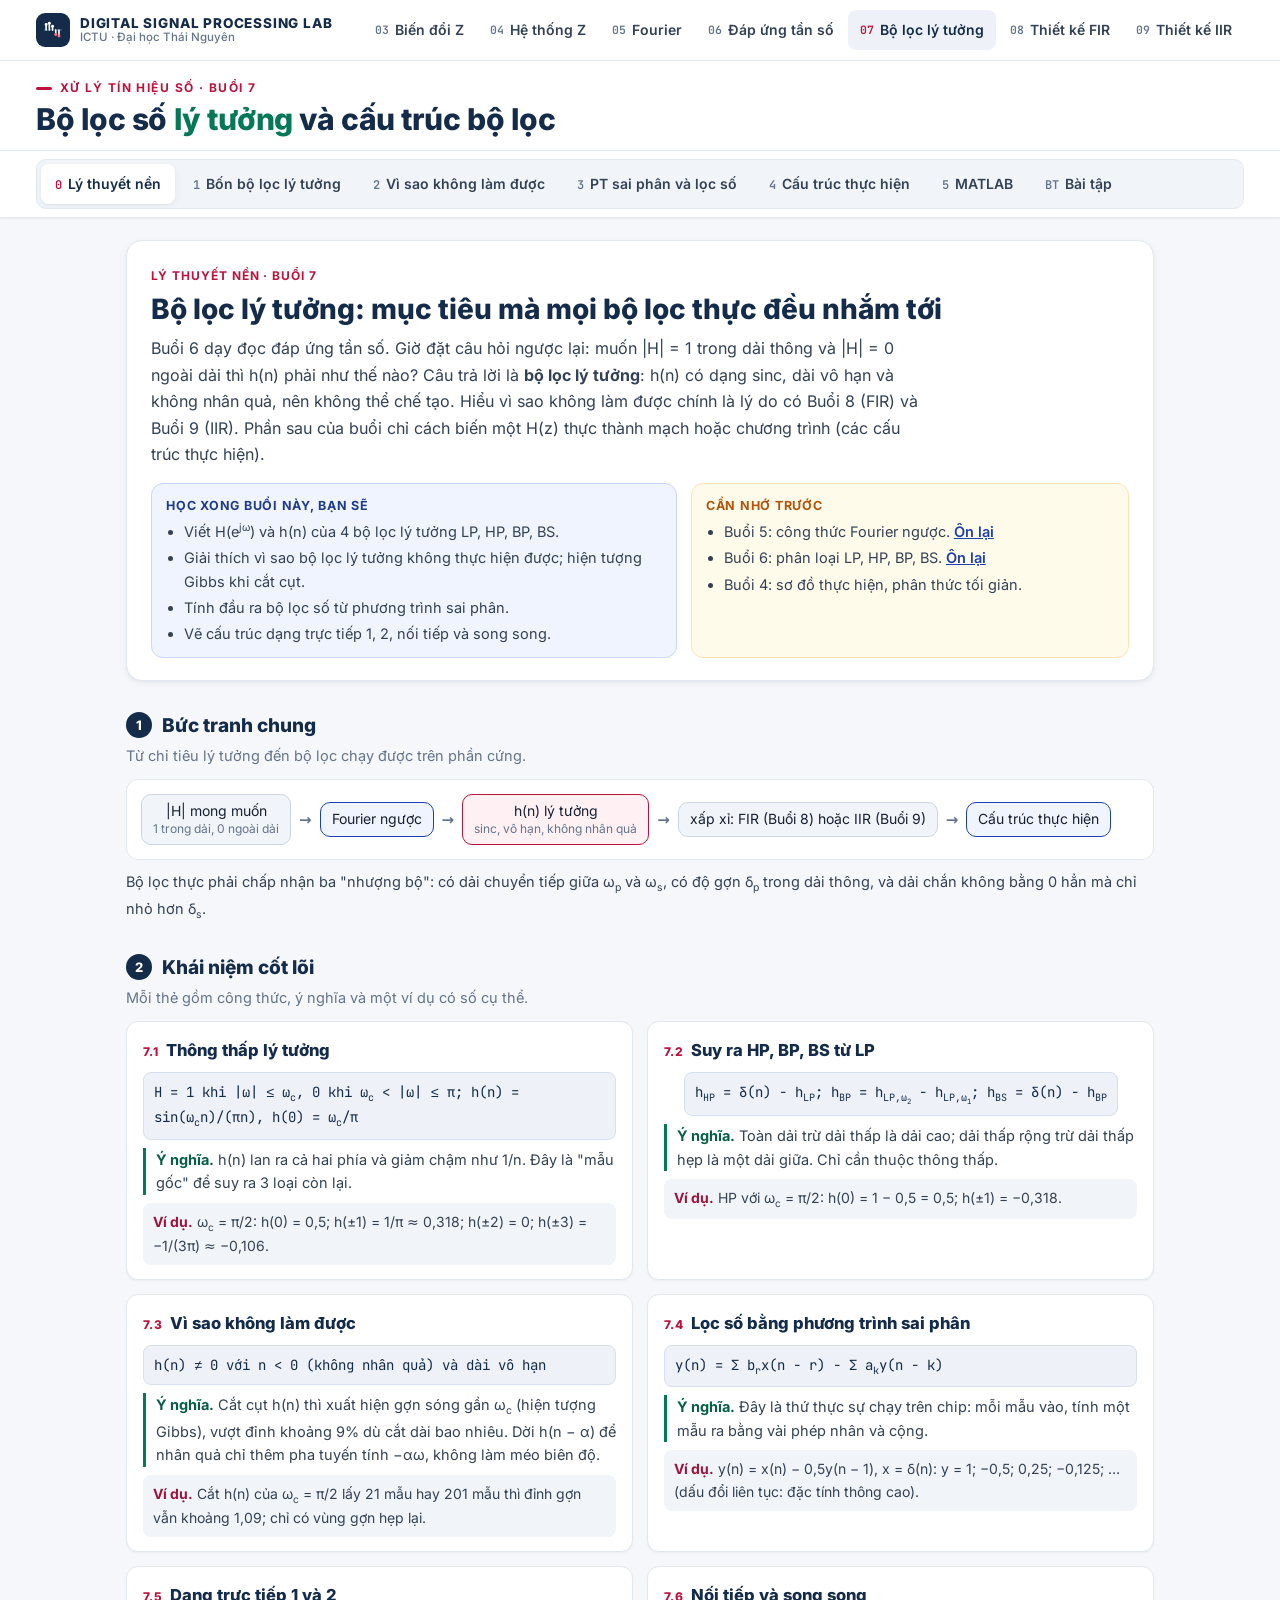
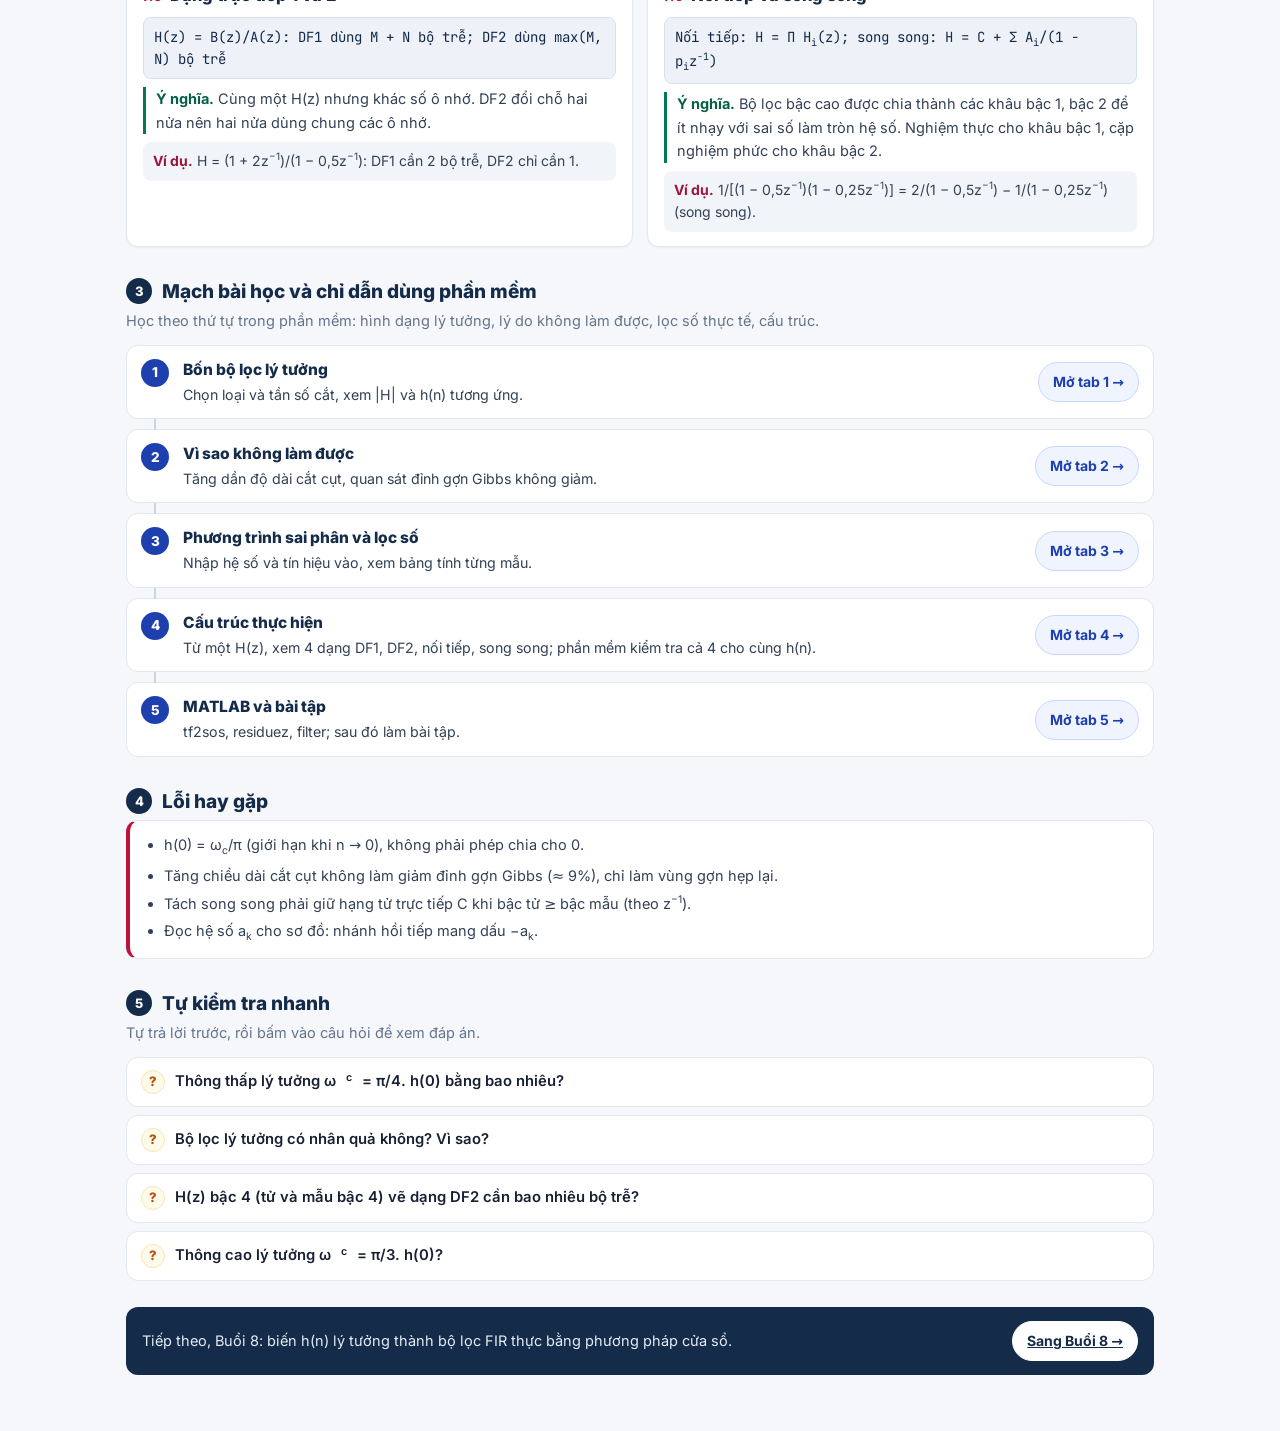
<file: bo-loc-ly-tuong.html>
<!doctype html>
<html lang="vi">
<head>
<meta charset="utf-8">
<meta name="viewport" content="width=device-width, initial-scale=1, viewport-fit=cover">
<title>Bộ lọc lý tưởng và cấu trúc – DSP Lab</title>
<link rel="stylesheet" href="fonts/fonts.css">
<link rel="manifest" href="manifest.webmanifest">
<meta name="theme-color" content="#FFFFFF">
<meta name="apple-mobile-web-app-capable" content="yes">
<meta name="mobile-web-app-capable" content="yes">
<meta name="apple-mobile-web-app-status-bar-style" content="default">
<meta name="apple-mobile-web-app-title" content="DSP Lab">
<link rel="apple-touch-icon" href="icons/apple-touch-icon.png">
<link rel="icon" type="image/png" href="icons/favicon-32.png">
<link rel="stylesheet" href="assets/lab.css">

<link rel="stylesheet" href="assets/theme.css">
</head>
<body>
<header class="sitebar tools"><div class="sitebar-in">
  <a class="brand" href="./" aria-label="DSP Lab – Trang chủ"><span class="brand-mark"><svg viewBox="0 0 24 24" aria-hidden="true"><path d="M2 12h20" stroke="#5B7299" stroke-width="1"/><path d="M4.5 12V6M8 12V4.5M11.5 12V8M15 12v5M18.5 12v6.5" stroke="#fff" stroke-width="1.8" stroke-linecap="round"/><circle cx="4.5" cy="6" r="1.6" fill="#fff"/><circle cx="8" cy="4.5" r="1.6" fill="#fff"/><circle cx="11.5" cy="8" r="1.6" fill="#fff"/><circle cx="15" cy="17" r="1.6" fill="#FB7185"/><circle cx="18.5" cy="18.5" r="1.6" fill="#FB7185"/></svg></span><span class="brand-t"><b><span class="full">DIGITAL SIGNAL PROCESSING LAB</span><span class="short">DSP LAB</span></b><small>ICTU · Đại học Thái Nguyên</small></span></a>
  <nav class="sitenav" aria-label="Các phần mềm">
    <a class="home" href="./">Trang chủ</a>
    <a href="day-tin-hieu.html"><span class="n">01</span>Dãy tín hiệu</a>
    <a href="tich-chap.html"><span class="n">02</span>Tích chập</a>
    <a href="bien-doi-z.html"><span class="n">03</span>Biến đổi Z</a>
    <a href="he-thong-z.html"><span class="n">04</span>Hệ thống Z</a>
    <a href="fourier.html"><span class="n">05</span>Fourier</a>
    <a href="dap-ung-tan-so.html"><span class="n">06</span>Đáp ứng tần số</a>
    <a href="bo-loc-ly-tuong.html" aria-current="page"><span class="n">07</span>Bộ lọc lý tưởng</a>
    <a href="thiet-ke-fir.html"><span class="n">08</span>Thiết kế FIR</a>
    <a href="thiet-ke-iir.html"><span class="n">09</span>Thiết kế IIR</a>
  </nav>
</div></header>
<div class="pagehead">
  <div class="wrap">
    <div>
      <div class="eyebrow">Xử lý tín hiệu số · Buổi 7</div>
      <h1>Bộ lọc số <span class="z">lý tưởng</span> và cấu trúc bộ lọc</h1>
    </div>
  </div>
</div>

<nav class="tabs" aria-label="Các phần của bài">
  <div class="wrap">
    <div class="tablist" role="tablist">
      <button class="tab" role="tab" data-tab="lt" id="tb-lt"><span class="no">1</span>Bốn bộ lọc lý tưởng</button>
      <button class="tab" role="tab" data-tab="cn" id="tb-cn"><span class="no">2</span>Vì sao không làm được</button>
      <button class="tab" role="tab" data-tab="ps" id="tb-ps"><span class="no">3</span>PT sai phân và lọc số</button>
      <button class="tab" role="tab" data-tab="ct" id="tb-ct"><span class="no">4</span>Cấu trúc thực hiện</button>
      <button class="tab" role="tab" data-tab="ml" id="tb-ml"><span class="no">5</span>MATLAB</button>
      <button class="tab" role="tab" data-tab="ex" id="tb-ex"><span class="no">BT</span>Bài tập</button>
    </div>
    <button class="toggle" id="toggleCtl" aria-pressed="false" aria-label="Ẩn hoặc hiện bảng điều khiển"><svg viewBox="0 0 24 24" width="18" height="18" aria-hidden="true"><rect x="3" y="4" width="18" height="16" rx="2.5" fill="none" stroke="currentColor" stroke-width="2"/><line x1="9.5" y1="4" x2="9.5" y2="20" stroke="currentColor" stroke-width="2"/></svg><span id="toggleTxt">Ẩn bảng điều khiển</span></button>
  </div>
</nav>

<!--LT--><section class="lt" id="lt-intro" role="tabpanel" aria-labelledby="tb-nen" hidden><div class="lt-in"><div class="lt-hero"><span class="lt-kick">Lý thuyết nền · Buổi 7</span><h2>Bộ lọc lý tưởng: mục tiêu mà mọi bộ lọc thực đều nhắm tới</h2><p class="lt-lead">Buổi 6 dạy đọc đáp ứng tần số. Giờ đặt câu hỏi ngược lại: muốn |H| = 1 trong dải thông và |H| = 0 ngoài dải thì h(n) phải như thế nào? Câu trả lời là <b>bộ lọc lý tưởng</b>: h(n) có dạng sinc, dài vô hạn và không nhân quả, nên không thể chế tạo. Hiểu vì sao không làm được chính là lý do có Buổi 8 (FIR) và Buổi 9 (IIR). Phần sau của buổi chỉ cách biến một H(z) thực thành mạch hoặc chương trình (các cấu trúc thực hiện).</p><div class="lt-meta"><div class="lt-box lt-goal"><b class="t">Học xong buổi này, bạn sẽ</b><ul><li>Viết H(e<sup>jω</sup>) và h(n) của 4 bộ lọc lý tưởng LP, HP, BP, BS.</li><li>Giải thích vì sao bộ lọc lý tưởng không thực hiện được; hiện tượng Gibbs khi cắt cụt.</li><li>Tính đầu ra bộ lọc số từ phương trình sai phân.</li><li>Vẽ cấu trúc dạng trực tiếp 1, 2, nối tiếp và song song.</li></ul></div><div class="lt-box lt-pre"><b class="t">Cần nhớ trước</b><ul><li>Buổi 5: công thức Fourier ngược. <a href="fourier.html#ng">Ôn lại</a></li><li>Buổi 6: phân loại LP, HP, BP, BS. <a href="dap-ung-tan-so.html#fr">Ôn lại</a></li><li>Buổi 4: sơ đồ thực hiện, phân thức tối giản.</li></ul></div></div></div><div class="lt-sec"><h3><span class="n">1</span>Bức tranh chung</h3><p class="sub">Từ chỉ tiêu lý tưởng đến bộ lọc chạy được trên phần cứng.</p><div class="lt-flow"><span class="nd ">|H| mong muốn<small>1 trong dải, 0 ngoài dải</small></span><span class="ar" aria-hidden="true">→</span><span class="nd bl">Fourier ngược</span><span class="ar" aria-hidden="true">→</span><span class="nd hl">h(n) lý tưởng<small>sinc, vô hạn, không nhân quả</small></span><span class="ar" aria-hidden="true">→</span><span class="nd ">xấp xỉ: FIR (Buổi 8) hoặc IIR (Buổi 9)</span><span class="ar" aria-hidden="true">→</span><span class="nd bl">Cấu trúc thực hiện</span></div><p class="lt-note">Bộ lọc thực phải chấp nhận ba "nhượng bộ": có dải chuyển tiếp giữa ω<sub>p</sub> và ω<sub>s</sub>, có độ gợn δ<sub>p</sub> trong dải thông, và dải chắn không bằng 0 hẳn mà chỉ nhỏ hơn δ<sub>s</sub>.</p></div><div class="lt-sec"><h3><span class="n">2</span>Khái niệm cốt lõi</h3><p class="sub">Mỗi thẻ gồm công thức, ý nghĩa và một ví dụ có số cụ thể.</p><div class="lt-grid"><article class="lt-card"><h4><span class="k">7.1</span>Thông thấp lý tưởng</h4><div class="lt-f wrap">H = 1 khi |ω| ≤ ω<sub>c</sub>, 0 khi ω<sub>c</sub> &lt; |ω| ≤ π;   h(n) = sin(ω<sub>c</sub>n)/(πn),  h(0) = ω<sub>c</sub>/π</div><p class="lt-mean"><b>Ý nghĩa.</b> h(n) lan ra cả hai phía và giảm chậm như 1/n. Đây là "mẫu gốc" để suy ra 3 loại còn lại.</p><div class="lt-ex"><b>Ví dụ.</b> ω<sub>c</sub> = π/2: h(0) = 0,5; h(±1) = 1/π ≈ 0,318; h(±2) = 0; h(±3) = −1/(3π) ≈ −0,106.</div></article><article class="lt-card"><h4><span class="k">7.2</span>Suy ra HP, BP, BS từ LP</h4><div class="lt-f wrap">h<sub>HP</sub> = δ(n) − h<sub>LP</sub>;   h<sub>BP</sub> = h<sub>LP,ω<sub>2</sub></sub> − h<sub>LP,ω<sub>1</sub></sub>;   h<sub>BS</sub> = δ(n) − h<sub>BP</sub></div><p class="lt-mean"><b>Ý nghĩa.</b> Toàn dải trừ dải thấp là dải cao; dải thấp rộng trừ dải thấp hẹp là một dải giữa. Chỉ cần thuộc thông thấp.</p><div class="lt-ex"><b>Ví dụ.</b> HP với ω<sub>c</sub> = π/2: h(0) = 1 − 0,5 = 0,5; h(±1) = −0,318.</div></article><article class="lt-card"><h4><span class="k">7.3</span>Vì sao không làm được</h4><div class="lt-f">h(n) ≠ 0 với n &lt; 0 (không nhân quả) và dài vô hạn</div><p class="lt-mean"><b>Ý nghĩa.</b> Cắt cụt h(n) thì xuất hiện gợn sóng gần ω<sub>c</sub> (hiện tượng Gibbs), vượt đỉnh khoảng 9% dù cắt dài bao nhiêu. Dời h(n − α) để nhân quả chỉ thêm pha tuyến tính −αω, không làm méo biên độ.</p><div class="lt-ex"><b>Ví dụ.</b> Cắt h(n) của ω<sub>c</sub> = π/2 lấy 21 mẫu hay 201 mẫu thì đỉnh gợn vẫn khoảng 1,09; chỉ có vùng gợn hẹp lại.</div></article><article class="lt-card"><h4><span class="k">7.4</span>Lọc số bằng phương trình sai phân</h4><div class="lt-f">y(n) = Σ b<sub>r</sub>x(n − r) − Σ a<sub>k</sub>y(n − k)</div><p class="lt-mean"><b>Ý nghĩa.</b> Đây là thứ thực sự chạy trên chip: mỗi mẫu vào, tính một mẫu ra bằng vài phép nhân và cộng.</p><div class="lt-ex"><b>Ví dụ.</b> y(n) = x(n) − 0,5y(n − 1), x = δ(n): y = 1; −0,5; 0,25; −0,125; … (dấu đổi liên tục: đặc tính thông cao).</div></article><article class="lt-card"><h4><span class="k">7.5</span>Dạng trực tiếp 1 và 2</h4><div class="lt-f">H(z) = B(z)/A(z):  DF1 dùng M + N bộ trễ;  DF2 dùng max(M, N) bộ trễ</div><p class="lt-mean"><b>Ý nghĩa.</b> Cùng một H(z) nhưng khác số ô nhớ. DF2 đổi chỗ hai nửa nên hai nửa dùng chung các ô nhớ.</p><div class="lt-ex"><b>Ví dụ.</b> H = (1 + 2z<sup>−1</sup>)/(1 − 0,5z<sup>−1</sup>): DF1 cần 2 bộ trễ, DF2 chỉ cần 1.</div></article><article class="lt-card"><h4><span class="k">7.6</span>Nối tiếp và song song</h4><div class="lt-f wrap">Nối tiếp: H = Π H<sub>i</sub>(z);   song song: H = C + Σ A<sub>i</sub>/(1 − p<sub>i</sub>z<sup>−1</sup>)</div><p class="lt-mean"><b>Ý nghĩa.</b> Bộ lọc bậc cao được chia thành các khâu bậc 1, bậc 2 để ít nhạy với sai số làm tròn hệ số. Nghiệm thực cho khâu bậc 1, cặp nghiệm phức cho khâu bậc 2.</p><div class="lt-ex"><b>Ví dụ.</b> 1/[(1 − 0,5z<sup>−1</sup>)(1 − 0,25z<sup>−1</sup>)] = 2/(1 − 0,5z<sup>−1</sup>) − 1/(1 − 0,25z<sup>−1</sup>) (song song).</div></article></div></div><div class="lt-sec"><h3><span class="n">3</span>Mạch bài học và chỉ dẫn dùng phần mềm</h3><p class="sub">Học theo thứ tự trong phần mềm: hình dạng lý tưởng, lý do không làm được, lọc số thực tế, cấu trúc.</p><ol class="lt-path"><li><div><h4>Bốn bộ lọc lý tưởng</h4><p>Chọn loại và tần số cắt, xem |H| và h(n) tương ứng.</p></div><button type="button" class="lt-go" data-open="lt">Mở tab 1 →</button></li><li><div><h4>Vì sao không làm được</h4><p>Tăng dần độ dài cắt cụt, quan sát đỉnh gợn Gibbs không giảm.</p></div><button type="button" class="lt-go" data-open="cn">Mở tab 2 →</button></li><li><div><h4>Phương trình sai phân và lọc số</h4><p>Nhập hệ số và tín hiệu vào, xem bảng tính từng mẫu.</p></div><button type="button" class="lt-go" data-open="ps">Mở tab 3 →</button></li><li><div><h4>Cấu trúc thực hiện</h4><p>Từ một H(z), xem 4 dạng DF1, DF2, nối tiếp, song song; phần mềm kiểm tra cả 4 cho cùng h(n).</p></div><button type="button" class="lt-go" data-open="ct">Mở tab 4 →</button></li><li><div><h4>MATLAB và bài tập</h4><p>tf2sos, residuez, filter; sau đó làm bài tập.</p></div><button type="button" class="lt-go" data-open="ml">Mở tab 5 →</button></li></ol></div><div class="lt-sec"><h3><span class="n">4</span>Lỗi hay gặp</h3><div class="lt-warn"><ul><li>h(0) = ω<sub>c</sub>/π (giới hạn khi n → 0), không phải phép chia cho 0.</li><li>Tăng chiều dài cắt cụt không làm giảm đỉnh gợn Gibbs (≈ 9%), chỉ làm vùng gợn hẹp lại.</li><li>Tách song song phải giữ hạng tử trực tiếp C khi bậc tử ≥ bậc mẫu (theo z<sup>−1</sup>).</li><li>Đọc hệ số a<sub>k</sub> cho sơ đồ: nhánh hồi tiếp mang dấu −a<sub>k</sub>.</li></ul></div></div><div class="lt-sec"><h3><span class="n">5</span>Tự kiểm tra nhanh</h3><p class="sub">Tự trả lời trước, rồi bấm vào câu hỏi để xem đáp án.</p><div class="lt-q"><details><summary>Thông thấp lý tưởng ω<sub>c</sub> = π/4. h(0) bằng bao nhiêu?</summary><div class="a">h(0) = ω<sub>c</sub>/π = 0,25.</div></details><details><summary>Bộ lọc lý tưởng có nhân quả không? Vì sao?</summary><div class="a">Không: h(n) = sin(ω<sub>c</sub>n)/(πn) khác 0 cả với n &lt; 0.</div></details><details><summary>H(z) bậc 4 (tử và mẫu bậc 4) vẽ dạng DF2 cần bao nhiêu bộ trễ?</summary><div class="a">4 bộ trễ (DF1 cần 8).</div></details><details><summary>Thông cao lý tưởng ω<sub>c</sub> = π/3. h(0)?</summary><div class="a">h(0) = 1 − 1/3 = 2/3.</div></details></div></div><div class="lt-next"><p>Tiếp theo, Buổi 8: biến h(n) lý tưởng thành bộ lọc FIR thực bằng phương pháp cửa sổ.</p><a class="lt-go" href="thiet-ke-fir.html">Sang Buổi 8 →</a></div></div></section><!--/LT-->
<main>
<div class="wrap">
<!-- ============ 1. BỐN BỘ LỌC LÝ TƯỞNG ============ -->
<section class="tabpanel" id="p-lt" hidden>
  <div class="panel-grid">
    <aside class="controls">
      <div class="field"><span class="lbl">Loại bộ lọc</span>
        <div class="seg2" id="lt-type"><button data-t="lp" aria-pressed="true">Thông thấp</button><button data-t="hp" aria-pressed="false">Thông cao</button><button data-t="bp" aria-pressed="false">Thông dải</button><button data-t="bs" aria-pressed="false">Chắn dải</button></div></div>
      <div class="field"><span class="lbl" id="lt-l1">Tần số cắt ω<sub>c</sub> (phần của π)</span>
        <div class="rangeRow"><input type="range" id="lt-w1" min="0.05" max="0.95" step="0.05" value="0.5"><output id="lt-w1o">π/2</output></div></div>
      <div class="field" id="lt-f2" hidden><span class="lbl">Tần số cắt trên ω<sub>c2</sub> (phần của π)</span>
        <div class="rangeRow"><input type="range" id="lt-w2" min="0.1" max="1" step="0.05" value="0.75"><output id="lt-w2o">3π/4</output></div></div>
      <div class="chips">
        <button class="chip small" data-lt="lp|0.5|0.75">Ví dụ 7.1.1 (ω<sub>c</sub> = π/2)</button>
        <button class="chip small" data-lt="hp|0.5|0.75">Ví dụ 7.1.2 (thông cao)</button>
        <button class="chip small" data-lt="lp|0.25|0.75">Một phần tư băng</button>
      </div>
    </aside>
    <div class="out">
      <div class="card">
        <h2>Bộ lọc lý tưởng: cho qua hoàn toàn hoặc chặn hoàn toàn</h2>
        <div class="intro">
          <div class="why"><b>Vì sao cần</b>Mọi bộ lọc thực tế (Buổi 8, 9) đều được thiết kế để giống bộ lọc lý tưởng nhất có thể. Hiểu lý tưởng trước thì mới biết thực tế sai lệch ở đâu.</div>
          <div class="what"><b>Định nghĩa</b>Theo đáp ứng biên độ: |H| = 1 ở dải thông, |H| = 0 ở dải chắn, chuyển đột ngột tại tần số cắt ω<sub>c</sub>.</div>
          <div class="use"><b>Ví dụ thực tế</b>Thông thấp: bỏ tiếng rít. Thông cao: bỏ tiếng ù. Thông dải: dò đài radio. Chắn dải: chặn nhiễu điện lưới 50 Hz.</div>
        </div>
        <p class="ref">Mục 7.1 bài giảng. |H| đối xứng nên chỉ cần xét 0 ≤ ω ≤ π.</p>
      </div>
      <div class="card">
        <div class="plot-hd"><h3 id="lt-ht">Đáp ứng biên độ lý tưởng</h3></div>
        <div class="plot" id="lt-H"></div>
        <div class="kv" id="lt-kv"></div>
      </div>
      <div class="card"><h2>Tìm h(n) bằng Fourier ngược</h2><ol class="steps" id="lt-steps"></ol></div>
      <div class="card">
        <div class="plot-hd"><h3>Đáp ứng xung h(n), n từ −20 đến 20 (thực ra kéo dài vô hạn)</h3></div>
        <div class="plot" id="lt-h"></div>
        <div id="lt-notes"></div>
      </div>
    </div>
  </div>
</section>

<!-- ============ 2. CẮT NGẮN ============ -->
<section class="tabpanel" id="p-cn" hidden>
  <div class="panel-grid">
    <aside class="controls">
      <div class="field"><span class="lbl">Bộ lọc thông thấp, ω<sub>c</sub> (phần của π)</span>
        <div class="rangeRow"><input type="range" id="cn-wc" min="0.1" max="0.9" step="0.05" value="0.5"><output id="cn-wco">π/2</output></div></div>
      <div class="field"><span class="lbl">Giữ lại N mẫu (N lẻ)</span>
        <div class="rangeRow"><input type="range" id="cn-N" min="3" max="81" step="2" value="21"><output id="cn-No">21</output></div></div>
    </aside>
    <div class="out">
      <div class="card">
        <h2>Vì sao bộ lọc lý tưởng không thực hiện được về vật lý</h2>
        <div class="intro">
          <div class="why"><b>Vấn đề 1: không nhân quả</b>h(n) ≠ 0 cả khi n &lt; 0. Bộ lọc phải biết trước tín hiệu tương lai mới tính được đầu ra.</div>
          <div class="what"><b>Vấn đề 2: dài vô hạn</b>h(n) kéo dài từ −∞ đến +∞, cần vô số phép nhân, vô số ô nhớ.</div>
          <div class="use"><b>Cách xử lý</b>Giữ N mẫu quanh tâm rồi dời sang phải (N−1)/2 mẫu cho nhân quả. Đổi lại |H| có gợn sóng. Buổi 8 làm việc này có kiểm soát bằng cửa sổ.</div>
        </div>
      </div>
      <div class="card">
        <div class="plot-hd"><h3>h(n) sau khi cắt N mẫu và dời cho nhân quả</h3></div>
        <div class="plot" id="cn-h"></div>
        <div class="plot-hd" style="margin-top:12px"><h3>|H(e<sup>jω</sup>)| thu được so với lý tưởng</h3></div>
        <div class="plot" id="cn-H"></div>
        <div id="cn-leg"></div>
        <div class="kv" id="cn-kv"></div>
        <p class="key">Tăng N thì sườn dốc hơn, nhưng đỉnh gợn cạnh tần số cắt vẫn khoảng 9%: đó là hiện tượng Gibbs, sẽ học kỹ ở Buổi 8.</p>
      </div>
    </div>
  </div>
</section>

<!-- ============ 3. PT SAI PHÂN VÀ LỌC SỐ ============ -->
<section class="tabpanel" id="p-ps" hidden>
  <div class="panel-grid">
    <aside class="controls">
      <div class="field"><span class="lbl">Σ a<sub>k</sub>·y(n−k) = Σ b<sub>r</sub>·x(n−r)</span></div>
      <div class="field"><span class="lbl">a₀ a₁ a₂ … (của y)</span><input type="text" id="ps-a" value="1 0 -0,5"></div>
      <div class="field"><span class="lbl">b₀ b₁ b₂ … (của x)</span><input type="text" id="ps-b" value="0 1"></div>
      <div class="field"><span class="lbl">Đầu vào x(n), n ≥ 0</span>
        <select id="ps-x"><option value="exp">aⁿ·u(n)</option><option value="u">u(n)</option><option value="d">δ(n)</option><option value="list">Nhập dãy</option></select></div>
      <div class="field" id="ps-xa-f"><span class="lbl">a của đầu vào</span><input type="text" id="ps-xa" value="0,5"></div>
      <div class="field" id="ps-xl-f" hidden><span class="lbl">Các mẫu x(0), x(1), …</span><input type="text" id="ps-xl" value="1 2 3"></div>
      <div class="field"><span class="lbl">Giá trị ban đầu y(−1), y(−2), …</span><input type="text" id="ps-yi" value="0 1"></div>
      <div class="field"><span class="lbl">Giá trị ban đầu x(−1), x(−2), …</span><input type="text" id="ps-xi" value="-1"></div>
      <div class="chips"><button class="chip small" id="ps-lec">Ví dụ bài giảng 7.2.1</button></div>
    </aside>
    <div class="out">
      <div class="card">
        <h2>Phương trình sai phân chính là "công thức chạy" của bộ lọc số</h2>
        <div class="intro">
          <div class="why"><b>Vì sao cần</b>Chip DSP không tính tích chập vô hạn. Nó chỉ lặp lại một công thức: lấy vài mẫu vào gần nhất, vài mẫu ra trước đó, nhân hệ số rồi cộng.</div>
          <div class="what"><b>Dạng tổng quát (7.3)</b>y(n) = Σ b<sub>r</sub>x(n−r) − Σ a<sub>k</sub>y(n−k) với a₀ = 1. Bộ hệ số a<sub>k</sub>, b<sub>r</sub> đặc trưng hoàn toàn cho bộ lọc.</div>
          <div class="use"><b>Ứng dụng</b>Đây là đoạn mã chạy trong máy trợ thính, loa thông minh, thiết bị đo điện tim mỗi khi có một mẫu mới.</div>
        </div>
        <p class="ref">Mục 7.2.1 bài giảng.</p>
      </div>
      <div class="card"><div class="math big" id="ps-eq"></div></div>
      <div class="card"><h2>Tính từng mẫu</h2><div class="tbl-wrap" id="ps-tbl"></div></div>
      <div class="card"><div class="plot-hd"><h3>Đầu vào và đầu ra</h3></div><div class="plot" id="ps-plot"></div><div id="ps-leg"></div></div>
    </div>
  </div>
</section>

<!-- ============ 4. CẤU TRÚC ============ -->
<section class="tabpanel" id="p-ct" hidden>
  <div class="panel-grid">
    <aside class="controls">
      <div class="field"><span class="lbl">H(z): tử số b₀ b₁ b₂ … (theo z⁻¹)</span><input type="text" id="ct-b" value="1 2 1"></div>
      <div class="field"><span class="lbl">Mẫu số a₀ a₁ a₂ …</span><input type="text" id="ct-a" value="1 -0,75 0,125"></div>
      <div class="field"><span class="lbl">Dạng cấu trúc</span>
        <div class="chips" id="ct-forms">
          <button class="chip" data-f="df1" aria-pressed="false">Trực tiếp I</button>
          <button class="chip" data-f="df2" aria-pressed="true">Trực tiếp II</button>
          <button class="chip" data-f="cas" aria-pressed="false">Nối tiếp</button>
          <button class="chip" data-f="par" aria-pressed="false">Song song</button>
        </div></div>
      <div class="field"><span class="lbl">Ví dụ</span>
        <div class="chips">
          <button class="chip small" data-ct="1 2 1|1 -0,75 0,125">Bậc 2, cực thực</button>
          <button class="chip small" data-ct="1 0 -1|1 -0,9 0,81">Bậc 2, cực phức</button>
          <button class="chip small" data-ct="1 3 3 1|1 -1 0,5 -0,125">Bậc 3</button>
          <button class="chip small" data-ct="0,2 0,5 -0,3 0,5 0,2|1">FIR bậc 4</button>
        </div></div>
    </aside>
    <div class="out">
      <div class="card">
        <h2>Bốn cách "lắp mạch" cho cùng một H(z)</h2>
        <div class="intro">
          <div class="why"><b>Vì sao cần</b>Cùng một hàm truyền có thể lắp theo nhiều sơ đồ. Mỗi sơ đồ tốn bộ nhớ khác nhau và chịu sai số làm tròn khác nhau trên chip.</div>
          <div class="what"><b>Bốn dạng</b>Trực tiếp I, trực tiếp II (lấy thẳng hệ số a, b); nối tiếp H = H₁·H₂·…; song song H = H₁ + H₂ + … (các khâu bậc 1, bậc 2).</div>
          <div class="use"><b>Thực tế</b>Bộ lọc bậc cao thường lắp nối tiếp các khâu bậc 2 (biquad): ít bị sai số, dễ kiểm soát ổn định từng khâu.</div>
        </div>
        <p class="ref">Mục 7.2.2 bài giảng, công thức (7.9)–(7.18).</p>
      </div>
      <div class="card"><div class="math big" id="ct-sys"></div><div id="ct-info"></div></div>
      <div class="card"><h2 id="ct-title"></h2><div id="ct-steps"></div><div class="diag" id="ct-svg"></div><div id="ct-check"></div></div>
    </div>
  </div>
</section>

<!-- ============ 5. MATLAB ============ -->
<section class="tabpanel" id="p-ml" hidden>
  <div class="panel-grid">
    <aside class="controls"><small class="muted">Chương trình lấy H(z) đang nhập ở tab Cấu trúc và phương trình ở tab PT sai phân.</small><button class="btn ghost" id="ml-copy">Sao chép</button></aside>
    <div class="out">
      <div class="card"><h2>Lệnh MATLAB cho cấu trúc và tính đầu ra</h2><pre class="code" id="ml-code"></pre></div>
      <div class="card"><h2>Kết quả để đối chiếu</h2><div class="tbl-wrap" id="ml-out"></div></div>
    </div>
  </div>
</section>

<!-- ============ BÀI TẬP ============ -->
<section class="tabpanel" id="p-ex" hidden>
  <div class="panel-grid">
    <aside class="controls">
      <label class="switch"><input type="checkbox" id="ex-class"> Chế độ lên lớp</label>
      <small class="muted">Bật để ẩn lời giải, bấm “Hiện bước tiếp” để mở từng bước khi giảng.</small>
      <div class="field"><span class="lbl">Lọc theo nhóm</span>
        <div class="chips" id="ex-filter">
          <button class="chip small" data-g="all" aria-pressed="true">Tất cả</button>
          <button class="chip small" data-g="A" aria-pressed="false">A. Lý tưởng</button>
          <button class="chip small" data-g="B" aria-pressed="false">B. PT sai phân</button>
          <button class="chip small" data-g="C" aria-pressed="false">C. Cấu trúc</button>
        </div></div>
    </aside>
    <div class="out" id="ex-list"></div>
  </div>
</section>

<footer>Bộ lọc lý tưởng và cấu trúc · Xử lý tín hiệu số · NGUYỄN SỸ HIỆP · Trường Đại học Công nghệ Thông tin và Truyền thông – ĐH Thái Nguyên</footer>
</div>
</main>
<script>(function(){var a=document.querySelector('.sitenav a[aria-current]');if(a&&a.scrollIntoView){var n=a.parentNode;n.scrollLeft=a.offsetLeft-n.clientWidth/2+a.clientWidth/2;}})();</script>
<script src="assets/zcore.js"></script>
<script src="assets/fcore.js"></script>
<script>
/* =================== BUỔI 7: BỘ LỌC LÝ TƯỞNG, CẤU TRÚC =================== */
const WF = wGrid(721, true), W2 = wGrid(721);
const NAMES = {lp: 'thông thấp', hp: 'thông cao', bp: 'thông dải', bs: 'chắn dải'};
const sub = s => String(s).replace(/\d/g, d => '₀₁₂₃₄₅₆₇₈₉'[d]);

/* ---------- TAB 1 ---------- */
let LT = {t: 'lp'};
function idealMag(t, w, w1, w2){ const a = Math.abs(w); if (t === 'lp') return a <= w1 ? 1 : 0; if (t === 'hp') return a >= w1 ? 1 : 0; if (t === 'bp') return a >= w1 && a <= w2 ? 1 : 0; return a <= w1 || a >= w2 ? 1 : 0; }
function renderLt(){
  setPressed('#lt-type button', 't', LT.t);
  const two = LT.t === 'bp' || LT.t === 'bs'; $('lt-f2').hidden = !two;
  $('lt-l1').innerHTML = two ? 'Tần số cắt dưới ω<sub>c1</sub> (phần của π)' : 'Tần số cắt ω<sub>c</sub> (phần của π)';
  let q1 = parseFloat($('lt-w1').value), q2 = parseFloat($('lt-w2').value); if (two && q2 <= q1){ q2 = Math.min(1, q1 + 0.05); $('lt-w2').value = q2; }
  const w1 = q1 * PI, w2 = q2 * PI; $('lt-w1o').textContent = piStr(w1); $('lt-w2o').textContent = piStr(w2);
  $('lt-ht').innerHTML = `Đáp ứng biên độ của bộ lọc ${NAMES[LT.t]} lý tưởng`;
  const bands = []; const pass = LT.t === 'lp' ? [[-w1, w1]] : LT.t === 'hp' ? [[-PI, -w1], [w1, PI]] : LT.t === 'bp' ? [[-w2, -w1], [w1, w2]] : [[-PI, -w2], [-w1, w1], [w2, PI]];
  pass.forEach(([a, b]) => bands.push({x0: a, x1: b, color: 'rgba(4,120,87,.10)'}));
  linePlot($('lt-H'), {x: WF, series: [{y: WF.map(w => idealMag(LT.t, w, w1, w2)), color: COL.x, w: 2.6}], ymin: -0.1, ymax: 1.25, bands, vlines: (two ? [-w2, -w1, w1, w2] : [-w1, w1]).map(x => ({x, color: COL.a})), label: 'Bộ lọc lý tưởng'});
  const kv = two ? [['Tần số cắt dưới ω_c1', piStr(w1)], ['Tần số cắt trên ω_c2', piStr(w2)], [LT.t === 'bp' ? 'Dải thông' : 'Dải chắn', `${piStr(w1)} → ${piStr(w2)}`], [LT.t === 'bp' ? 'Dải chắn' : 'Dải thông', `0 → ${piStr(w1)} và ${piStr(w2)} → π`]] : [['Tần số cắt ω_c', piStr(w1)], [LT.t === 'lp' ? 'Dải thông' : 'Dải chắn', `0 → ${piStr(w1)}`], [LT.t === 'lp' ? 'Dải chắn' : 'Dải thông', `${piStr(w1)} → π`]];
  $('lt-kv').innerHTML = kv.map(([k, v]) => `<div><small>${k.replace(/_c(\d?)/, (m, d) => 'c' + d)}</small><b>${v}</b></div>`).join('');
  const st = [], f = (w) => `sin(${piStr(w)}·n)/(πn)`;
  st.push(`<b>Viết Fourier ngược,</b> pha bằng 0: h(n) = (1/2π)∫ |H|·e<sup>jωn</sup>dω, chỉ lấy tích phân trên dải thông.`);
  if (LT.t === 'lp'){ st.push(`(1/2π)∫<sub>−${piStr(w1)}</sub><sup>${piStr(w1)}</sup> e<sup>jωn</sup>dω = (1/2π)·2j·sin(${piStr(w1)}n)/(jn).`); st.push(`<b>Kết quả:</b> <span class="math">h(n) = ${f(w1)}</span>, riêng h(0) = ω<sub>c</sub>/π = ${fmt(q1)}.`); }
  if (LT.t === 'hp'){ st.push(`Dải thông là cả trục trừ đi khoảng [−${piStr(w1)}, ${piStr(w1)}]. Tích phân của cả trục cho δ(n).`); st.push(`<b>Kết quả:</b> <span class="math">h(n) = δ(n) − ${f(w1)}</span>, riêng h(0) = 1 − ${fmt(q1)} = ${fmt(1 - q1)}.`); st.push(`<b>Quan hệ:</b> h<sub>hp</sub>(n) = δ(n) − h<sub>lp</sub>(n) và H<sub>hp</sub> = 1 − H<sub>lp</sub> (cùng tần số cắt, cùng pha).`); }
  if (LT.t === 'bp'){ st.push(`Thông dải = thông thấp ω<sub>c2</sub> trừ thông thấp ω<sub>c1</sub>.`); st.push(`<b>Kết quả:</b> <span class="math">h(n) = [sin(${piStr(w2)}·n) − sin(${piStr(w1)}·n)]/(πn)</span>, h(0) = ${fmt(q2 - q1)}.`); }
  if (LT.t === 'bs'){ st.push(`Chắn dải = δ(n) trừ thông dải.`); st.push(`<b>Kết quả:</b> <span class="math">h(n) = δ(n) − [sin(${piStr(w2)}·n) − sin(${piStr(w1)}·n)]/(πn)</span>, h(0) = ${fmt(1 - (q2 - q1))}.`); }
  $('lt-steps').innerHTML = st.map(x => `<li><div>${x}</div></li>`).join('');
  const n = [], v = []; for (let i = -20; i <= 20; i++){ n.push(i); v.push(hIdeal(LT.t, i, 0, w1, w2)); }
  stemPlot($('lt-h'), {nmin: -20, nmax: 20, series: [{n, v, color: COL.y}], height: 230, label: 'h(n) lý tưởng'});
  const notes = [];
  notes.push('h(n) đối xứng quanh n = 0 vì pha bằng 0 (pha tuyến tính, tâm tại gốc).');
  notes.push('h(n) ≠ 0 với n < 0 nên bộ lọc <b>không nhân quả</b>; h(n) dài vô hạn nên <b>không thực hiện được về vật lý</b>.');
  const Mq = Math.round(1 / q1); if (LT.t === 'lp' && Math.abs(1 / q1 - Mq) < 1e-9 && Mq > 1) notes.push(`ω<sub>c</sub> = π/${Mq} nên h(n) = 0 tại mọi n là bội của ${Mq} (trừ n = 0): đây là <b>bộ lọc Nyquist</b>${Mq === 2 ? ' loại nửa băng (half-band)' : ` một phần ${Mq} băng`}.`);
  $('lt-notes').innerHTML = '<ul class="key">' + notes.map(x => `<li>${x}</li>`).join('') + '</ul>';
}

/* ---------- TAB 2 ---------- */
function renderCn(){
  const q = parseFloat($('cn-wc').value), wc = q * PI, N = parseInt($('cn-N').value, 10), M = (N - 1) / 2;
  $('cn-wco').textContent = piStr(wc); $('cn-No').textContent = N;
  const h = []; for (let n = 0; n < N; n++) h.push(sincLP(wc, n - M));
  stemPlot($('cn-h'), {nmin: -2, nmax: N + 1, series: [{n: h.map((_, i) => i), v: h, color: COL.y}], height: 210, label: 'h(n) cắt ngắn'});
  const m = W2.map(w => cabs(dtft(h, 0, w)));
  linePlot($('cn-H'), {x: W2, series: [{y: W2.map(w => w <= wc ? 1 : 0), color: '#94A3B8', w: 1.6, dash: '5 4'}, {y: m, color: COL.x, w: 2.4}], ymin: 0, ymax: 1.3, vlines: [{x: wc, color: COL.a, label: 'ω_c'}], label: 'So sánh với lý tưởng'});
  $('cn-leg').innerHTML = legendHTML([['#94A3B8', 'Lý tưởng', true], [COL.x, `Cắt ngắn N = ${N}`]]);
  const pk = Math.max(...m.filter((_, i) => W2[i] <= wc));
  $('cn-kv').innerHTML = [['Độ trễ để nhân quả', `${fmt(M)} mẫu`], ['Đỉnh gợn dải thông', fmt(pk, 4)], ['Vượt quá', fmt((pk - 1) * 100, 2) + '%'], ['Số phép nhân mỗi mẫu', N]].map(([k, v]) => `<div><small>${k}</small><b>${v}</b></div>`).join('');
}

/* ---------- TAB 3 ---------- */
function readPs(){
  const a = parseList($('ps-a').value), b = parseList($('ps-b').value), yi = parseList($('ps-yi').value || '0') || [], xi = parseList($('ps-xi').value || '0') || [];
  if (!a || !b || isZ(a[0])) return null;
  const L = 10, t = $('ps-x').value, xa = parseNum($('ps-xa').value); let x = [], xs;
  for (let n = 0; n < L; n++) x.push(t === 'd' ? (n === 0 ? 1 : 0) : t === 'u' ? 1 : t === 'exp' ? Math.pow(xa, n) : 0);
  if (t === 'list'){ const l = parseList($('ps-xl').value) || []; x = x.map((_, i) => l[i] || 0); }
  xs = t === 'd' ? 'δ(n)' : t === 'u' ? 'u(n)' : t === 'exp' ? `(${fmt(xa)})ⁿ·u(n)` : 'dãy nhập';
  return {a, b, yi, xi, x, xs};
}
function renderPs(){
  $('ps-xa-f').hidden = $('ps-x').value !== 'exp'; $('ps-xl-f').hidden = $('ps-x').value !== 'list';
  const S = readPs(); if (!S){ $('ps-tbl').innerHTML = '<div class="bad">Hệ số chưa hợp lệ.</div>'; return; }
  const a0 = S.a[0], an = S.a.map(v => v / a0), bn = S.b.map(v => v / a0);
  // y(n) = Σ bn x(n−r) − Σ an y(n−k)
  let rhs = ''; bn.forEach((v, r) => { if (isZ(v)) return; rhs += (rhs ? (v < 0 ? ' − ' : ' + ') : (v < 0 ? '−' : '')) + (isZ(Math.abs(v) - 1) ? '' : fmt(Math.abs(v))) + `x(n${r ? '−' + r : ''})`; });
  an.slice(1).forEach((v, k) => { if (isZ(v)) return; const c = -v; rhs += (rhs ? (c < 0 ? ' − ' : ' + ') : (c < 0 ? '−' : '')) + (isZ(Math.abs(c) - 1) ? '' : fmt(Math.abs(c))) + `y(n−${k + 1})`; });
  $('ps-eq').innerHTML = `${eqSide(S.a, 'y')} = ${eqSide(S.b, 'x')}<br>⇒ y(n) = ${rhs || '0'}<br><span class="key">Đầu vào x(n) = ${S.xs}; y(−k) = ${S.yi.map(v => fmt(v)).join(', ') || '0'}; x(−k) = ${S.xi.map(v => fmt(v)).join(', ') || '0'}</span>`;
  const y = filt(S.b, S.a, S.x, S.yi, S.xi);
  const X = n => n >= 0 ? S.x[n] : (S.xi[-n - 1] || 0), Y = n => n >= 0 ? y[n] : (S.yi[-n - 1] || 0);
  let rows = '';
  for (let n = 0; n < 6; n++){
    let terms = [];
    const P = v => v < 0 ? `(${fmt(v, 4)})` : fmt(v, 4), I = k => k < 0 ? '−' + (-k) : k;
    bn.forEach((v, r) => { if (!isZ(v)) terms.push(`${fmt(v)}·x(${I(n - r)})`); });
    an.slice(1).forEach((v, k) => { if (!isZ(v)) terms.push(`${fmt(-v)}·y(${I(n - k - 1)})`); });
    const nums = []; bn.forEach((v, r) => { if (!isZ(v)) nums.push(`${fmt(v)}·${P(X(n - r))}`); }); an.slice(1).forEach((v, k) => { if (!isZ(v)) nums.push(`${fmt(-v)}·${P(Y(n - k - 1))}`); });
    rows += `<tr><td class="m">${n}</td><td class="m">y(${n}) = ${terms.join(' + ').replace(/\+ −/g, '− ')} = ${nums.join(' + ').replace(/\+ −/g, '− ')}</td><td class="m"><b>${fmt(y[n], 4)}</b></td></tr>`;
  }
  $('ps-tbl').innerHTML = `<table class="t"><tr><th>n</th><th>Thay số</th><th>y(n)</th></tr>${rows}</table>`;
  const nn = y.map((_, i) => i);
  stemPlot($('ps-plot'), {nmin: -2, nmax: 9, series: [{n: [-2, -1, ...nn], v: [S.xi[1] || 0, S.xi[0] || 0, ...S.x], color: '#94A3B8'}, {n: [-2, -1, ...nn], v: [S.yi[1] || 0, S.yi[0] || 0, ...y], color: COL.y}], height: 230, label: 'x và y'});
  $('ps-leg').innerHTML = legendHTML([['#94A3B8', 'x(n)'], [COL.y, 'y(n)']]);
}

/* ---------- TAB 4 ---------- */
let CT = {f: 'df2'};
const secHTML = s => s.a.length > 1 ? frac(polyW(s.b), polyW(s.a)) : polyW(s.b);
function renderCt(){
  setPressed('#ct-forms .chip', 'f', CT.f);
  const b = parseList($('ct-b').value), a = parseList($('ct-a').value);
  if (!b || !a || isZ(a[0])){ $('ct-sys').innerHTML = '<div class="bad">Hệ số chưa hợp lệ.</div>'; return; }
  const an = a.map(v => v / a[0]), bn = b.map(v => v / a[0]);
  $('ct-sys').innerHTML = `H(z) = ${frac(polyW(bn), polyW(an))}`;
  const N = an.length - 1, M = bn.length - 1;
  $('ct-info').innerHTML = `<p class="key">Bậc tử M = ${M}, bậc mẫu N = ${N}. Trực tiếp I cần ${M + N} ô nhớ (z⁻¹), trực tiếp II cần ${Math.max(M, N)}.</p>`;
  const L = 30, ref = impz(bn, an, L); let chk = '', steps = '';
  if (CT.f === 'df1' || CT.f === 'df2'){
    $('ct-title').textContent = CT.f === 'df1' ? 'Dạng trực tiếp I' : 'Dạng trực tiếp II';
    steps = CT.f === 'df1' ? `<p>Lắp thẳng phương trình y(n) = Σb<sub>r</sub>x(n−r) − Σa<sub>k</sub>y(n−k): một chuỗi trễ cho x, một chuỗi trễ cho y.</p>` : `<p>Đặt W(z) = X(z)/A(z): w(n) = x(n) − Σa<sub>k</sub>w(n−k), rồi y(n) = Σb<sub>r</sub>w(n−r). Hai nhánh dùng chung một chuỗi trễ (công thức 7.12–7.13).</p>`;
    $('ct-svg').innerHTML = CT.f === 'df1' ? df1Svg(an, bn) : df2Svg(an, bn);
  } else if (CT.f === 'cas'){
    const r = cascadeSecs(bn, an); $('ct-title').textContent = `Dạng nối tiếp: ${r.secs.length} khâu`;
    steps = `<ol class="steps"><li><div><b>Tìm nghiệm</b> tử số và mẫu số theo z.</div></li><li><div><b>Ghép cặp</b> nghiệm phức liên hợp thành khâu bậc 2 hệ số thực; nghiệm thực ghép từng đôi (công thức 7.16).</div></li><li><div><span class="math">H(z) = ${r.secs.map(s => secHTML(s)).join(' · ')}</span></div></li></ol>`;
    $('ct-svg').innerHTML = chainSvg(r.secs.map((_, i) => 'H' + sub(i + 1) + '(z)'), 'cascade') + r.secs.map((s, i) => `<p class="key" style="padding:8px 12px 0">Khâu H${sub(i + 1)} lắp theo trực tiếp II:</p>` + df2Svg(s.a, s.b)).join('');
    let h = Array(L).fill(0); h[0] = 1; r.secs.forEach(s => { h = filt(s.b, s.a, h); });
    const e = Math.max(...h.map((v, i) => Math.abs(v - ref[i]))); chk = e;
  } else {
    const r = parallelSecs(bn, an);
    if (r.err){ $('ct-title').textContent = 'Dạng song song'; $('ct-steps').innerHTML = `<div class="warn">${r.err}</div>`; $('ct-svg').innerHTML = ''; $('ct-check').innerHTML = ''; return; }
    const parts = r.secs.map(s => secHTML(s)), dir = r.direct.filter(v => !isZ(v));
    $('ct-title').textContent = `Dạng song song: ${r.secs.length + (dir.length ? 1 : 0)} nhánh`;
    steps = `<ol class="steps"><li><div><b>Nếu bậc tử ≥ bậc mẫu,</b> chia đa thức theo z⁻¹ lấy phần nguyên: ${r.direct.length ? `<span class="math">${polyW(r.direct)}</span>` : 'không có'}.</div></li><li><div><b>Phân thức tối giản</b> phần còn lại theo từng cực p<sub>k</sub>: r<sub>k</sub>/(1 − p<sub>k</sub>z⁻¹)${r.res.map(o => `; p = ${fmtc(o.p, 4)}, r = ${fmtc(o.r, 4)}`).join('')}.</div></li><li><div><b>Gộp cặp cực phức</b> thành khâu bậc 2 hệ số thực (công thức 7.18).</div></li><li><div><span class="math">H(z) = ${[...(r.direct.length && r.direct.some(v => !isZ(v)) ? [polyW(r.direct)] : []), ...parts].join(' + ').replace(/ \+ <span class="frac"><span>−/g, ' − <span class="frac"><span>').replace(/ \+ −/g, ' − ')}</span></div></li></ol>`;
    const labels = [...(r.direct.some(v => !isZ(v)) ? ['Phần nguyên'] : []), ...r.secs.map((_, i) => 'H' + sub(i + 1) + '(z)')];
    $('ct-svg').innerHTML = chainSvg(labels, 'parallel') + r.secs.map((s, i) => `<p class="key" style="padding:8px 12px 0">Nhánh H${sub(i + 1)} lắp theo trực tiếp II:</p>` + df2Svg(s.a, s.b)).join('');
    let h = Array(L).fill(0); r.direct.forEach((v, i) => { if (i < L) h[i] += v; }); const d = Array(L).fill(0); d[0] = 1;
    r.secs.forEach(s => { const g = filt(s.b, s.a, d); g.forEach((v, i) => h[i] += v); });
    chk = Math.max(...h.map((v, i) => Math.abs(v - ref[i])));
  }
  $('ct-steps').innerHTML = steps;
  $('ct-check').innerHTML = chk !== '' ? `<div class="res">Kiểm tra: đáp ứng xung của cấu trúc này so với H(z) ban đầu (30 mẫu) lệch tối đa ${chk < 1e-9 ? '&lt; 10⁻⁹' : fmt(chk, 10)} ${chk < 1e-6 ? '<span class="ok">✓ Tương đương</span>' : ''}</div>` : '';
}

/* ---------- TAB 5 ---------- */
function renderMl(){
  const b = parseList($('ct-b').value) || [1], a = parseList($('ct-a').value) || [1], S = readPs();
  let code = `% ----- Cấu trúc của H(z) -----\nb = ${mvec(b)};\na = ${mvec(a)};\n[sos, g] = tf2sos(b, a)        % dạng nối tiếp: mỗi hàng [b0 b1 b2 1 a1 a2]\n[r, p, k] = residuez(b, a)     % dạng song song: r./(1 - p z^-1) + k\nzplane(b, a)\n`;
  if (S){ code += `\n% ----- Phương trình sai phân có giá trị ban đầu (mục 7.2.1) -----\nb2 = ${mvec(S.b)}; a2 = ${mvec(S.a)};\nzi = filtic(b2, a2, ${mvec(S.yi)}, ${mvec(S.xi)});   % y(-1),y(-2)..., x(-1),x(-2)...\nn = 0:9;\nx = ${$('ps-x').value === 'exp' ? `(${+parseNum($('ps-xa').value)}).^n` : $('ps-x').value === 'u' ? 'ones(size(n))' : $('ps-x').value === 'd' ? '[1 zeros(1,9)]' : mvec(S.x)};\ny = filter(b2, a2, x, zi)`; }
  $('ml-code').textContent = code;
  let out = '';
  const r = cascadeSecs(b, a);
  out += `<table class="t"><tr><th>Lệnh</th><th>Kết quả (đã tính trong phần mềm)</th></tr><tr><td class="m">tf2sos – các khâu</td><td class="m">${r.secs.map(s => `[${[...s.b, ...Array(3 - s.b.length).fill(0)].map(v => fmt(v, 4)).join(' ')} | ${[...s.a, ...Array(3 - s.a.length).fill(0)].map(v => fmt(v, 4)).join(' ')}]`).join('<br>')}</td></tr>`;
  const p = parallelSecs(b.map(v => v / a[0]), a.map(v => v / a[0]));
  if (!p.err) out += `<tr><td class="m">residuez – r</td><td class="m">${p.res.map(o => fmtc(o.r, 4)).join('; ')}</td></tr><tr><td class="m">residuez – p</td><td class="m">${p.res.map(o => fmtc(o.p, 4)).join('; ')}</td></tr><tr><td class="m">residuez – k</td><td class="m">${p.direct.length ? p.direct.map(v => fmt(v, 4)).join('; ') : '[]'}</td></tr>`;
  if (S) out += `<tr><td class="m">filter – y(0..5)</td><td class="m">${filt(S.b, S.a, S.x, S.yi, S.xi).slice(0, 6).map(v => fmt(v, 4)).join('; ')}</td></tr>`;
  $('ml-out').innerHTML = out + '</table><p class="key">tf2sos của MATLAB có thể sắp thứ tự khâu và cách chia hệ số khuếch đại g khác; tích các khâu vẫn bằng H(z).</p>';
}

/* ---------- BÀI TẬP ---------- */
const EX = [
 {g: 'A', id: 'A1', t: 'Thông thấp lý tưởng (bài giảng 7.1.1)', q: 'Tìm h(n) của bộ lọc thông thấp lý tưởng |H| = 1 khi |ω| ≤ π/2, bằng 0 khi khác.', s: ['h(n) = (1/2π)∫<sub>−π/2</sub><sup>π/2</sup> e<sup>jωn</sup>dω.', '= (1/2π)·2j·sin(πn/2)/(jn).'], a: 'h(n) = sin(πn/2)/(πn), h(0) = 1/2.', m: 'h(±2) = h(±4) = … = 0: bộ lọc nửa băng (Nyquist). Không nhân quả nên không làm được.', load: {tab: 'lt', t: 'lp', w1: '0.5'}},
 {g: 'A', id: 'A2', t: 'Thông cao pha không (bài giảng 7.1.2)', q: 'Tìm h(n) của bộ lọc thông cao lý tưởng |H| = 1 khi π/2 ≤ |ω| ≤ π.', s: ['h(n) = (1/2π)[∫<sub>−π</sub><sup>−π/2</sup> + ∫<sub>π/2</sub><sup>π</sup>] e<sup>jωn</sup>dω.', '= δ(n) − sin(πn/2)/(πn).'], a: 'h(n) = δ(n) − sin(πn/2)/(πn); h(0) = 1/2, h(1) = −1/π ≈ −0,318.', m: 'h<sub>hp</sub>(n) = δ(n) − h<sub>lp</sub>(n): thông cao = "tất cả" trừ thông thấp.', load: {tab: 'lt', t: 'hp', w1: '0.5'}},
 {g: 'A', id: 'A3', t: 'Thông dải', q: 'Tìm h(n) của bộ lọc thông dải lý tưởng ω<sub>c1</sub> = π/4, ω<sub>c2</sub> = π/2.', s: ['Thông dải = thông thấp π/2 − thông thấp π/4.', 'h(n) = [sin(πn/2) − sin(πn/4)]/(πn).'], a: 'h(0) = 1/2 − 1/4 = 1/4; h(1) = (1 − 0,707)/π ≈ 0,093.', m: 'Mọi bộ lọc lý tưởng đều ghép được từ các khối thông thấp.', load: {tab: 'lt', t: 'bp', w1: '0.25', w2: '0.5'}},
 {g: 'A', id: 'A4', t: 'Chắn dải', q: 'Từ bài A3, viết h(n) của bộ lọc chắn dải cùng hai tần số cắt.', s: ['Chắn dải = δ(n) − thông dải.'], a: 'h(n) = δ(n) − [sin(πn/2) − sin(πn/4)]/(πn); h(0) = 3/4.', m: 'Dùng để chặn một dải nhiễu hẹp, ví dụ nhiễu điện lưới.', load: {tab: 'lt', t: 'bs', w1: '0.25', w2: '0.5'}},
 {g: 'A', id: 'A5', t: 'Cắt ngắn', q: 'Giữ N = 21 mẫu của h(n) ở bài A1. Phải dời bao nhiêu mẫu để nhân quả? Gợn dải thông khoảng bao nhiêu?', s: ['Giữ n = −10…10, dời sang phải (N−1)/2 = 10 mẫu.', 'Đo trên đồ thị: đỉnh gợn khoảng 1,09.'], a: 'Trễ 10 mẫu; vượt quá khoảng 9%.', m: 'Tăng N không làm hết gợn 9% (Gibbs). Buổi 8 dùng cửa sổ để giảm gợn.', load: {tab: 'cn', wc: '0.5', N: '21'}},
 {g: 'B', id: 'B1', t: 'Ví dụ bài giảng 7.2.1', q: 'y(n) = 0,5y(n−2) + x(n−1), y(−2) = 1, y(−1) = 0, x(−1) = −1, x(n) = (0,5)ⁿu(n). Tính 4 mẫu đầu.', s: ['y(0) = 0,5·y(−2) + x(−1) = 0,5 − 1 = −0,5.', 'y(1) = 0,5·y(−1) + x(0) = 0 + 1 = 1.', 'y(2) = 0,5·y(0) + x(1) = −0,25 + 0,5 = 0,25.', 'y(3) = 0,5·y(1) + x(2) = 0,5 + 0,25 = 0,75.'], a: 'y = {−0,5; 1; 0,25; 0,75}.', m: 'Giá trị ban đầu là "trí nhớ" của bộ lọc trước khi bật.', load: {tab: 'ps', lec: true}},
 {g: 'B', id: 'B2', t: 'Bộ lọc làm mượt', q: 'y(n) = 0,5y(n−1) + x(n), x(n) = u(n), y(−1) = 0. Tính y(0) đến y(3).', s: ['y(0) = 1; y(1) = 0,5 + 1 = 1,5.', 'y(2) = 0,75 + 1 = 1,75; y(3) = 0,875 + 1 = 1,875.'], a: 'y = {1; 1,5; 1,75; 1,875}, tiến về 2.', m: 'Đầu ra tăng dần chứ không nhảy đột ngột: bộ lọc thông thấp làm mượt.', load: {tab: 'ps', a: '1 -0,5', b: '1', x: 'u', yi: '0', xi: '0'}},
 {g: 'C', id: 'C1', t: 'Trực tiếp I và II', q: 'H(z) = (1 + 2z⁻¹ + z⁻²)/(1 − 0,75z⁻¹ + 0,125z⁻²). Mỗi dạng trực tiếp cần bao nhiêu ô nhớ?', s: ['M = 2, N = 2.', 'Trực tiếp I: M + N = 4; trực tiếp II: max(M, N) = 2.'], a: 'DF I: 4 ô nhớ, DF II: 2 ô nhớ.', m: 'DF II tiết kiệm bộ nhớ nhất (dạng chính tắc).', load: {tab: 'ct', b: '1 2 1', a: '1 -0,75 0,125', f: 'df2'}},
 {g: 'C', id: 'C2', t: 'Nối tiếp', q: 'Viết H(z) ở C1 dưới dạng nối tiếp các khâu bậc 1.', s: ['Tử: (1 + z⁻¹)². Mẫu: (1 − 0,5z⁻¹)(1 − 0,25z⁻¹).', 'Ghép mỗi thừa số tử với một thừa số mẫu.'], a: 'H = [(1 + z⁻¹)/(1 − 0,5z⁻¹)]·[(1 + z⁻¹)/(1 − 0,25z⁻¹)].', m: 'Mỗi khâu có một cực nên dễ kiểm tra ổn định riêng.', load: {tab: 'ct', b: '1 2 1', a: '1 -0,75 0,125', f: 'cas'}},
 {g: 'C', id: 'C3', t: 'Song song', q: 'Viết H(z) ở C1 dưới dạng song song.', s: ['Bậc tử = bậc mẫu: phần nguyên k = b₂/a₂ = 1/0,125 = 8; phần dư −7 + 8z⁻¹.', 'Hệ số tại cực 0,5: (−7 + 16)/(1 − 0,5) = 18; tại cực 0,25: (−7 + 32)/(1 − 2) = −25.'], a: 'H = 8 + 18/(1 − 0,5z⁻¹) − 25/(1 − 0,25z⁻¹).', m: 'Kiểm tra h(0) = 8 + 18 − 25 = 1 = b₀. Đúng.', load: {tab: 'ct', b: '1 2 1', a: '1 -0,75 0,125', f: 'par'}},
 {g: 'C', id: 'C4', t: 'Cực phức', q: 'H(z) = (1 − z⁻²)/(1 − 0,9z⁻¹ + 0,81z⁻²). Vì sao dạng nối tiếp phải giữ nguyên khâu bậc 2?', s: ['Mẫu số có Δ = 0,81 − 3,24 < 0: hai cực phức 0,45 ± 0,78j.', 'Tách thành khâu bậc 1 sẽ có hệ số phức, chip không làm được.'], a: 'Giữ một khâu bậc 2 hệ số thực.', m: 'Đây là lý do bài giảng dùng cả khâu bậc 1 (7.15) và bậc 2 (7.16).', load: {tab: 'ct', b: '1 0 -1', a: '1 -0,9 0,81', f: 'cas'}}
];
function loadEx(L){
  if (L.tab === 'lt'){ LT.t = L.t; $('lt-w1').value = L.w1; if (L.w2) $('lt-w2').value = L.w2; }
  if (L.tab === 'cn'){ $('cn-wc').value = L.wc; $('cn-N').value = L.N; }
  if (L.tab === 'ps'){ if (L.lec) setLec(); else { $('ps-a').value = L.a; $('ps-b').value = L.b; $('ps-x').value = L.x; $('ps-yi').value = L.yi; $('ps-xi').value = L.xi; } }
  if (L.tab === 'ct'){ $('ct-b').value = L.b; $('ct-a').value = L.a; CT.f = L.f; }
  Lab.show(L.tab);
}
function setLec(){ $('ps-a').value = '1 0 -0,5'; $('ps-b').value = '0 1'; $('ps-x').value = 'exp'; $('ps-xa').value = '0,5'; $('ps-yi').value = '0 1'; $('ps-xi').value = '-1'; }
const renderEx = Lab.exercises(EX, {A: 'Nhóm A. Bộ lọc lý tưởng', B: 'Nhóm B. Phương trình sai phân và lọc số', C: 'Nhóm C. Cấu trúc thực hiện'}, loadEx);

/* =================== SỰ KIỆN =================== */
$('lt-type').addEventListener('click', e => { const b = e.target.closest('[data-t]'); if (b){ LT.t = b.dataset.t; renderLt(); } });
['lt-w1', 'lt-w2'].forEach(id => $(id).addEventListener('input', renderLt));
document.querySelectorAll('[data-lt]').forEach(b => b.addEventListener('click', () => { const [t, w1, w2] = b.dataset.lt.split('|'); LT.t = t; $('lt-w1').value = w1; $('lt-w2').value = w2; renderLt(); }));
['cn-wc', 'cn-N'].forEach(id => $(id).addEventListener('input', renderCn));
['ps-a', 'ps-b', 'ps-x', 'ps-xa', 'ps-xl', 'ps-yi', 'ps-xi'].forEach(id => $(id).addEventListener('input', renderPs));
$('ps-lec').addEventListener('click', () => { setLec(); renderPs(); });
['ct-b', 'ct-a'].forEach(id => $(id).addEventListener('input', renderCt));
$('ct-forms').addEventListener('click', e => { const b = e.target.closest('[data-f]'); if (b){ CT.f = b.dataset.f; renderCt(); } });
document.querySelectorAll('[data-ct]').forEach(b => b.addEventListener('click', () => { const [bb, aa] = b.dataset.ct.split('|'); $('ct-b').value = bb; $('ct-a').value = aa; renderCt(); }));
Lab.copy('ml-copy', 'ml-code');
Lab.init({lt: renderLt, cn: renderCn, ps: renderPs, ct: renderCt, ml: renderMl, ex: renderEx}, 'lt-tab', 'lt');

</script>
<script>if('serviceWorker' in navigator){addEventListener('load',()=>navigator.serviceWorker.register('sw.js').catch(()=>{}));}</script>
<script src="assets/intro.js"></script>
<script src="assets/scrollcue.js"></script>
</body>
</html>
</file>
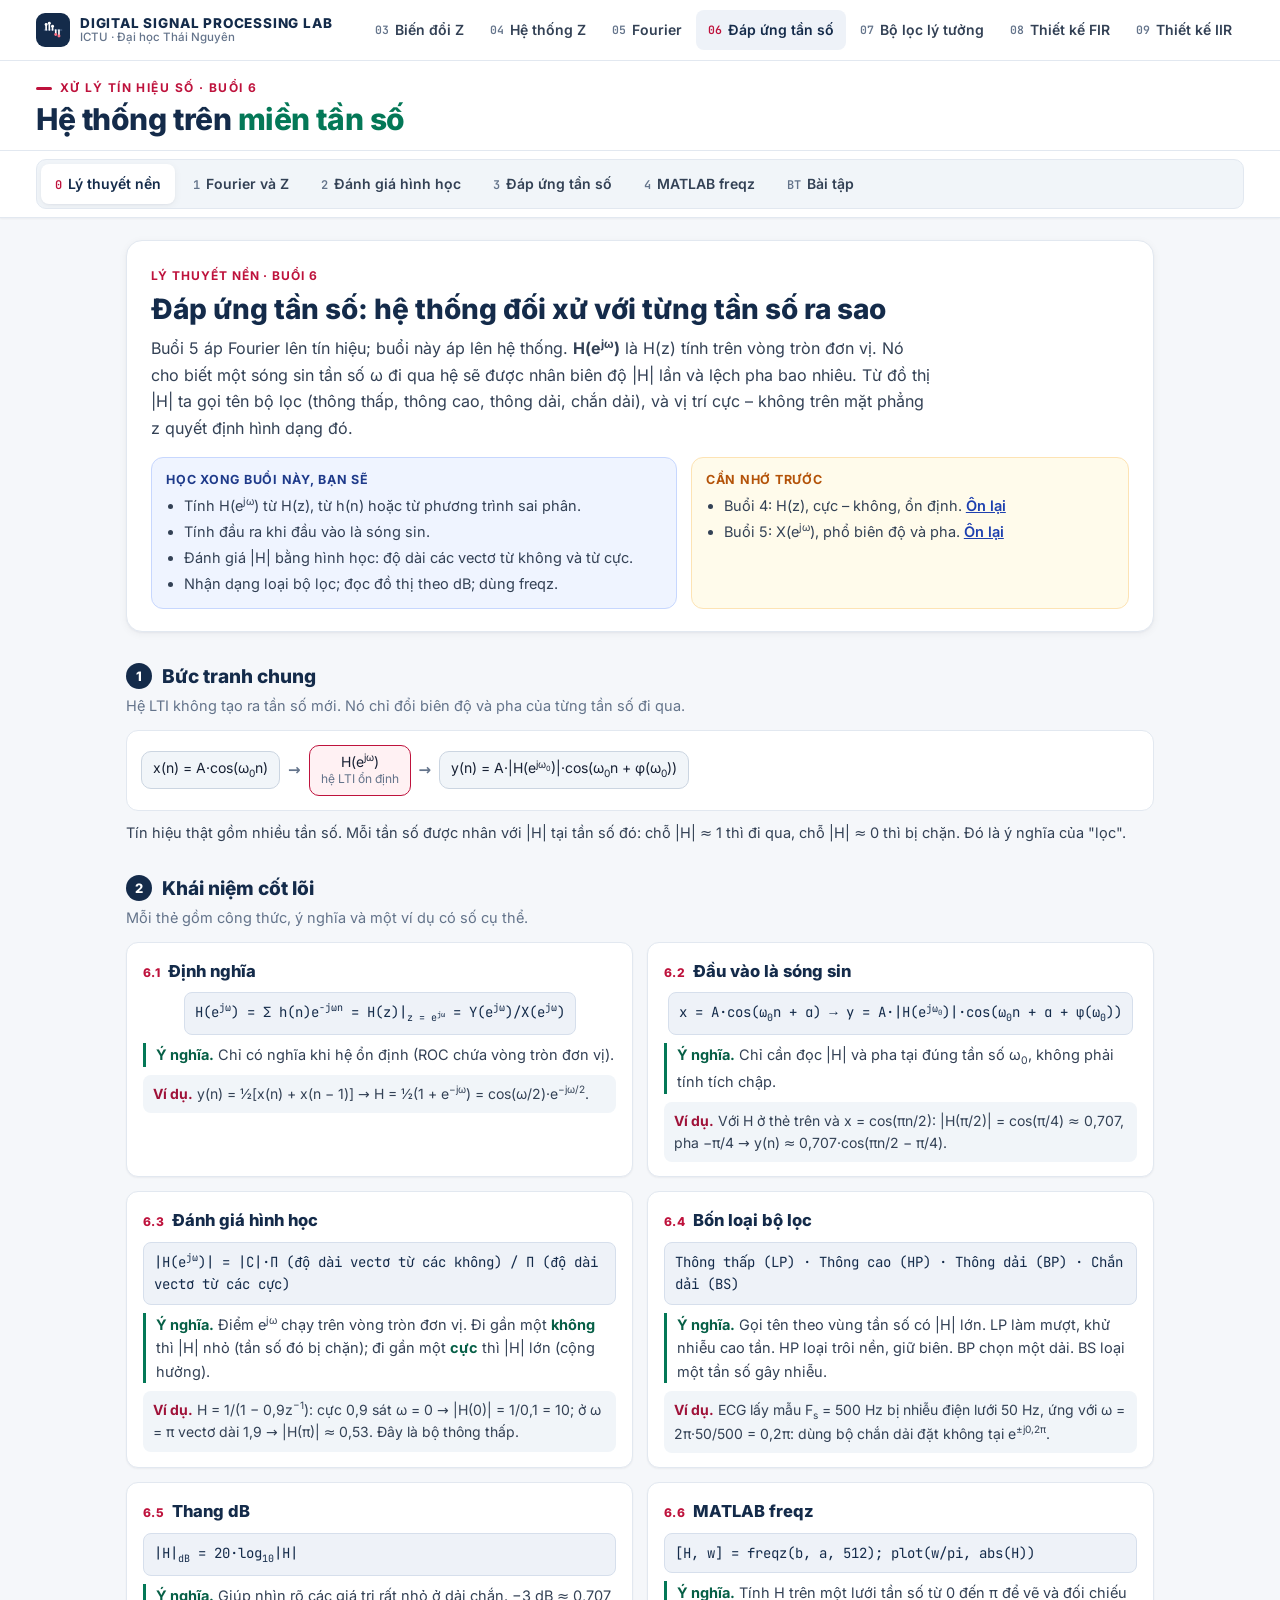
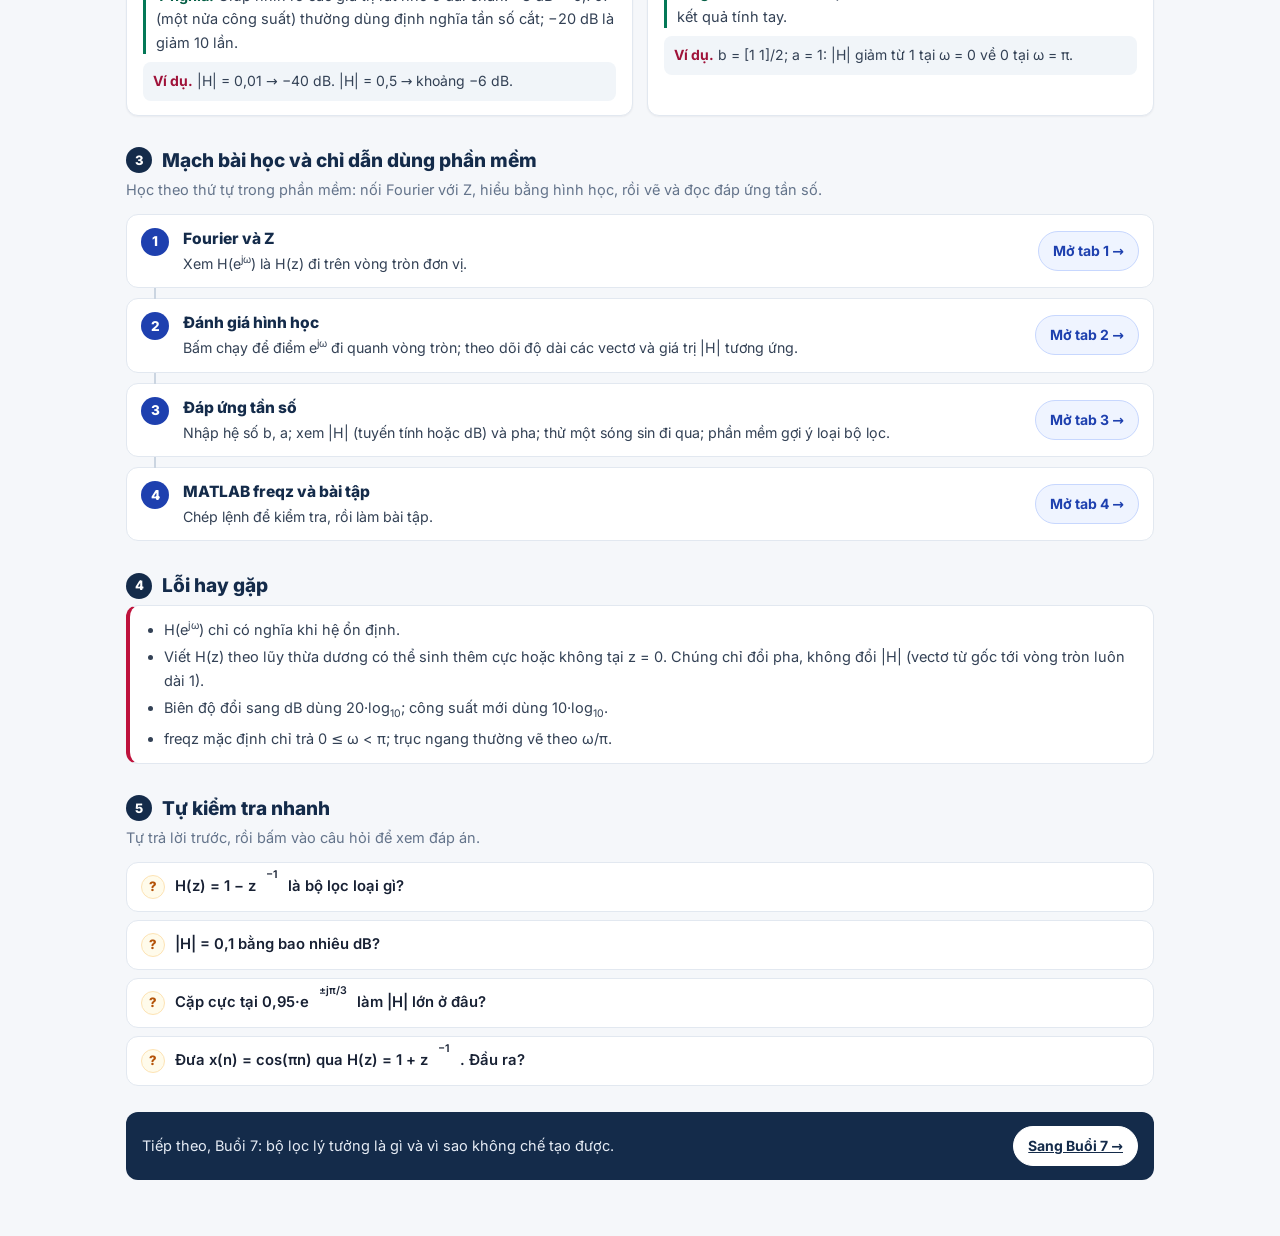
<file: dap-ung-tan-so.html>
<!doctype html>
<html lang="vi">
<head>
<meta charset="utf-8">
<meta name="viewport" content="width=device-width, initial-scale=1, viewport-fit=cover">
<title>Đáp ứng tần số – DSP Lab</title>
<link rel="stylesheet" href="fonts/fonts.css">
<link rel="manifest" href="manifest.webmanifest">
<meta name="theme-color" content="#FFFFFF">
<meta name="apple-mobile-web-app-capable" content="yes">
<meta name="mobile-web-app-capable" content="yes">
<meta name="apple-mobile-web-app-status-bar-style" content="default">
<meta name="apple-mobile-web-app-title" content="DSP Lab">
<link rel="apple-touch-icon" href="icons/apple-touch-icon.png">
<link rel="icon" type="image/png" href="icons/favicon-32.png">
<link rel="stylesheet" href="assets/lab.css">

<link rel="stylesheet" href="assets/theme.css">
</head>
<body>
<header class="sitebar tools"><div class="sitebar-in">
  <a class="brand" href="./" aria-label="DSP Lab – Trang chủ"><span class="brand-mark"><svg viewBox="0 0 24 24" aria-hidden="true"><path d="M2 12h20" stroke="#5B7299" stroke-width="1"/><path d="M4.5 12V6M8 12V4.5M11.5 12V8M15 12v5M18.5 12v6.5" stroke="#fff" stroke-width="1.8" stroke-linecap="round"/><circle cx="4.5" cy="6" r="1.6" fill="#fff"/><circle cx="8" cy="4.5" r="1.6" fill="#fff"/><circle cx="11.5" cy="8" r="1.6" fill="#fff"/><circle cx="15" cy="17" r="1.6" fill="#FB7185"/><circle cx="18.5" cy="18.5" r="1.6" fill="#FB7185"/></svg></span><span class="brand-t"><b><span class="full">DIGITAL SIGNAL PROCESSING LAB</span><span class="short">DSP LAB</span></b><small>ICTU · Đại học Thái Nguyên</small></span></a>
  <nav class="sitenav" aria-label="Các phần mềm">
    <a class="home" href="./">Trang chủ</a>
    <a href="day-tin-hieu.html"><span class="n">01</span>Dãy tín hiệu</a>
    <a href="tich-chap.html"><span class="n">02</span>Tích chập</a>
    <a href="bien-doi-z.html"><span class="n">03</span>Biến đổi Z</a>
    <a href="he-thong-z.html"><span class="n">04</span>Hệ thống Z</a>
    <a href="fourier.html"><span class="n">05</span>Fourier</a>
    <a href="dap-ung-tan-so.html" aria-current="page"><span class="n">06</span>Đáp ứng tần số</a>
    <a href="bo-loc-ly-tuong.html"><span class="n">07</span>Bộ lọc lý tưởng</a>
    <a href="thiet-ke-fir.html"><span class="n">08</span>Thiết kế FIR</a>
    <a href="thiet-ke-iir.html"><span class="n">09</span>Thiết kế IIR</a>
  </nav>
</div></header>
<div class="pagehead">
  <div class="wrap">
    <div>
      <div class="eyebrow">Xử lý tín hiệu số · Buổi 6</div>
      <h1>Hệ thống trên <span class="z">miền tần số</span></h1>
    </div>
  </div>
</div>

<nav class="tabs" aria-label="Các phần của bài">
  <div class="wrap">
    <div class="tablist" role="tablist">
      <button class="tab" role="tab" data-tab="zf" id="tb-zf"><span class="no">1</span>Fourier và Z</button>
      <button class="tab" role="tab" data-tab="hh" id="tb-hh"><span class="no">2</span>Đánh giá hình học</button>
      <button class="tab" role="tab" data-tab="fr" id="tb-fr"><span class="no">3</span>Đáp ứng tần số</button>
      <button class="tab" role="tab" data-tab="ml" id="tb-ml"><span class="no">4</span>MATLAB freqz</button>
      <button class="tab" role="tab" data-tab="ex" id="tb-ex"><span class="no">BT</span>Bài tập</button>
    </div>
    <button class="toggle" id="toggleCtl" aria-pressed="false" aria-label="Ẩn hoặc hiện bảng điều khiển"><svg viewBox="0 0 24 24" width="18" height="18" aria-hidden="true"><rect x="3" y="4" width="18" height="16" rx="2.5" fill="none" stroke="currentColor" stroke-width="2"/><line x1="9.5" y1="4" x2="9.5" y2="20" stroke="currentColor" stroke-width="2"/></svg><span id="toggleTxt">Ẩn bảng điều khiển</span></button>
  </div>
</nav>

<!--LT--><section class="lt" id="lt-intro" role="tabpanel" aria-labelledby="tb-nen" hidden><div class="lt-in"><div class="lt-hero"><span class="lt-kick">Lý thuyết nền · Buổi 6</span><h2>Đáp ứng tần số: hệ thống đối xử với từng tần số ra sao</h2><p class="lt-lead">Buổi 5 áp Fourier lên tín hiệu; buổi này áp lên hệ thống. <b>H(e<sup>jω</sup>)</b> là H(z) tính trên vòng tròn đơn vị. Nó cho biết một sóng sin tần số ω đi qua hệ sẽ được nhân biên độ |H| lần và lệch pha bao nhiêu. Từ đồ thị |H| ta gọi tên bộ lọc (thông thấp, thông cao, thông dải, chắn dải), và vị trí cực – không trên mặt phẳng z quyết định hình dạng đó.</p><div class="lt-meta"><div class="lt-box lt-goal"><b class="t">Học xong buổi này, bạn sẽ</b><ul><li>Tính H(e<sup>jω</sup>) từ H(z), từ h(n) hoặc từ phương trình sai phân.</li><li>Tính đầu ra khi đầu vào là sóng sin.</li><li>Đánh giá |H| bằng hình học: độ dài các vectơ từ không và từ cực.</li><li>Nhận dạng loại bộ lọc; đọc đồ thị theo dB; dùng freqz.</li></ul></div><div class="lt-box lt-pre"><b class="t">Cần nhớ trước</b><ul><li>Buổi 4: H(z), cực – không, ổn định. <a href="he-thong-z.html#ht">Ôn lại</a></li><li>Buổi 5: X(e<sup>jω</sup>), phổ biên độ và pha. <a href="fourier.html#dn">Ôn lại</a></li></ul></div></div></div><div class="lt-sec"><h3><span class="n">1</span>Bức tranh chung</h3><p class="sub">Hệ LTI không tạo ra tần số mới. Nó chỉ đổi biên độ và pha của từng tần số đi qua.</p><div class="lt-flow"><span class="nd ">x(n) = A·cos(ω<sub>0</sub>n)</span><span class="ar" aria-hidden="true">→</span><span class="nd hl">H(e<sup>jω</sup>)<small>hệ LTI ổn định</small></span><span class="ar" aria-hidden="true">→</span><span class="nd ">y(n) = A·|H(e<sup>jω<sub>0</sub></sup>)|·cos(ω<sub>0</sub>n + φ(ω<sub>0</sub>))</span></div><p class="lt-note">Tín hiệu thật gồm nhiều tần số. Mỗi tần số được nhân với |H| tại tần số đó: chỗ |H| ≈ 1 thì đi qua, chỗ |H| ≈ 0 thì bị chặn. Đó là ý nghĩa của "lọc".</p></div><div class="lt-sec"><h3><span class="n">2</span>Khái niệm cốt lõi</h3><p class="sub">Mỗi thẻ gồm công thức, ý nghĩa và một ví dụ có số cụ thể.</p><div class="lt-grid"><article class="lt-card"><h4><span class="k">6.1</span>Định nghĩa</h4><div class="lt-f wrap">H(e<sup>jω</sup>) = Σ h(n)e<sup>−jωn</sup> = H(z)|<sub>z = e<sup>jω</sup></sub> = Y(e<sup>jω</sup>)/X(e<sup>jω</sup>)</div><p class="lt-mean"><b>Ý nghĩa.</b> Chỉ có nghĩa khi hệ ổn định (ROC chứa vòng tròn đơn vị).</p><div class="lt-ex"><b>Ví dụ.</b> y(n) = ½[x(n) + x(n − 1)] → H = ½(1 + e<sup>−jω</sup>) = cos(ω/2)·e<sup>−jω/2</sup>.</div></article><article class="lt-card"><h4><span class="k">6.2</span>Đầu vào là sóng sin</h4><div class="lt-f wrap">x = A·cos(ω<sub>0</sub>n + α) → y = A·|H(e<sup>jω<sub>0</sub></sup>)|·cos(ω<sub>0</sub>n + α + φ(ω<sub>0</sub>))</div><p class="lt-mean"><b>Ý nghĩa.</b> Chỉ cần đọc |H| và pha tại đúng tần số ω<sub>0</sub>, không phải tính tích chập.</p><div class="lt-ex"><b>Ví dụ.</b> Với H ở thẻ trên và x = cos(πn/2): |H(π/2)| = cos(π/4) ≈ 0,707, pha −π/4 → y(n) ≈ 0,707·cos(πn/2 − π/4).</div></article><article class="lt-card"><h4><span class="k">6.3</span>Đánh giá hình học</h4><div class="lt-f wrap">|H(e<sup>jω</sup>)| = |C|·Π (độ dài vectơ từ các không) / Π (độ dài vectơ từ các cực)</div><p class="lt-mean"><b>Ý nghĩa.</b> Điểm e<sup>jω</sup> chạy trên vòng tròn đơn vị. Đi gần một <b>không</b> thì |H| nhỏ (tần số đó bị chặn); đi gần một <b>cực</b> thì |H| lớn (cộng hưởng).</p><div class="lt-ex"><b>Ví dụ.</b> H = 1/(1 − 0,9z<sup>−1</sup>): cực 0,9 sát ω = 0 → |H(0)| = 1/0,1 = 10; ở ω = π vectơ dài 1,9 → |H(π)| ≈ 0,53. Đây là bộ thông thấp.</div></article><article class="lt-card"><h4><span class="k">6.4</span>Bốn loại bộ lọc</h4><div class="lt-f">Thông thấp (LP) · Thông cao (HP) · Thông dải (BP) · Chắn dải (BS)</div><p class="lt-mean"><b>Ý nghĩa.</b> Gọi tên theo vùng tần số có |H| lớn. LP làm mượt, khử nhiễu cao tần. HP loại trôi nền, giữ biên. BP chọn một dải. BS loại một tần số gây nhiễu.</p><div class="lt-ex"><b>Ví dụ.</b> ECG lấy mẫu F<sub>s</sub> = 500 Hz bị nhiễu điện lưới 50 Hz, ứng với ω = 2π·50/500 = 0,2π: dùng bộ chắn dải đặt không tại e<sup>±j0,2π</sup>.</div></article><article class="lt-card"><h4><span class="k">6.5</span>Thang dB</h4><div class="lt-f">|H|<sub>dB</sub> = 20·log<sub>10</sub>|H|</div><p class="lt-mean"><b>Ý nghĩa.</b> Giúp nhìn rõ các giá trị rất nhỏ ở dải chắn. −3 dB ≈ 0,707 (một nửa công suất) thường dùng định nghĩa tần số cắt; −20 dB là giảm 10 lần.</p><div class="lt-ex"><b>Ví dụ.</b> |H| = 0,01 → −40 dB. |H| = 0,5 → khoảng −6 dB.</div></article><article class="lt-card"><h4><span class="k">6.6</span>MATLAB freqz</h4><div class="lt-f">[H, w] = freqz(b, a, 512);  plot(w/pi, abs(H))</div><p class="lt-mean"><b>Ý nghĩa.</b> Tính H trên một lưới tần số từ 0 đến π để vẽ và đối chiếu kết quả tính tay.</p><div class="lt-ex"><b>Ví dụ.</b> b = [1 1]/2; a = 1: |H| giảm từ 1 tại ω = 0 về 0 tại ω = π.</div></article></div></div><div class="lt-sec"><h3><span class="n">3</span>Mạch bài học và chỉ dẫn dùng phần mềm</h3><p class="sub">Học theo thứ tự trong phần mềm: nối Fourier với Z, hiểu bằng hình học, rồi vẽ và đọc đáp ứng tần số.</p><ol class="lt-path"><li><div><h4>Fourier và Z</h4><p>Xem H(e<sup>jω</sup>) là H(z) đi trên vòng tròn đơn vị.</p></div><button type="button" class="lt-go" data-open="zf">Mở tab 1 →</button></li><li><div><h4>Đánh giá hình học</h4><p>Bấm chạy để điểm e<sup>jω</sup> đi quanh vòng tròn; theo dõi độ dài các vectơ và giá trị |H| tương ứng.</p></div><button type="button" class="lt-go" data-open="hh">Mở tab 2 →</button></li><li><div><h4>Đáp ứng tần số</h4><p>Nhập hệ số b, a; xem |H| (tuyến tính hoặc dB) và pha; thử một sóng sin đi qua; phần mềm gợi ý loại bộ lọc.</p></div><button type="button" class="lt-go" data-open="fr">Mở tab 3 →</button></li><li><div><h4>MATLAB freqz và bài tập</h4><p>Chép lệnh để kiểm tra, rồi làm bài tập.</p></div><button type="button" class="lt-go" data-open="ml">Mở tab 4 →</button></li></ol></div><div class="lt-sec"><h3><span class="n">4</span>Lỗi hay gặp</h3><div class="lt-warn"><ul><li>H(e<sup>jω</sup>) chỉ có nghĩa khi hệ ổn định.</li><li>Viết H(z) theo lũy thừa dương có thể sinh thêm cực hoặc không tại z = 0. Chúng chỉ đổi pha, không đổi |H| (vectơ từ gốc tới vòng tròn luôn dài 1).</li><li>Biên độ đổi sang dB dùng 20·log<sub>10</sub>; công suất mới dùng 10·log<sub>10</sub>.</li><li>freqz mặc định chỉ trả 0 ≤ ω &lt; π; trục ngang thường vẽ theo ω/π.</li></ul></div></div><div class="lt-sec"><h3><span class="n">5</span>Tự kiểm tra nhanh</h3><p class="sub">Tự trả lời trước, rồi bấm vào câu hỏi để xem đáp án.</p><div class="lt-q"><details><summary>H(z) = 1 − z<sup>−1</sup> là bộ lọc loại gì?</summary><div class="a">|H(0)| = 0, |H(π)| = 2: thông cao (không tại z = 1 chặn tần số 0).</div></details><details><summary>|H| = 0,1 bằng bao nhiêu dB?</summary><div class="a">20·log<sub>10</sub>0,1 = −20 dB.</div></details><details><summary>Cặp cực tại 0,95·e<sup>±jπ/3</sup> làm |H| lớn ở đâu?</summary><div class="a">Quanh ω = π/3, vì điểm e<sup>jω</sup> đi sát cực ở đó: đặc tính thông dải (cộng hưởng).</div></details><details><summary>Đưa x(n) = cos(πn) qua H(z) = 1 + z<sup>−1</sup>. Đầu ra?</summary><div class="a">H(e<sup>jπ</sup>) = 1 + e<sup>−jπ</sup> = 0, nên y(n) = 0.</div></details></div></div><div class="lt-next"><p>Tiếp theo, Buổi 7: bộ lọc lý tưởng là gì và vì sao không chế tạo được.</p><a class="lt-go" href="bo-loc-ly-tuong.html">Sang Buổi 7 →</a></div></div></section><!--/LT-->
<main>
<div class="wrap">
<!-- Bảng nhập hệ thống dùng chung cho tab 1–4 được lặp lại trong từng tab để luôn ở cạnh đồ thị -->
<!-- ============ 1. FOURIER = Z TRÊN VÒNG TRÒN ============ -->
<section class="tabpanel" id="p-zf" hidden>
  <div class="panel-grid">
    <aside class="controls">
      <div class="field"><span class="lbl">H(z) = B(z)/A(z), hệ số theo z⁻¹</span></div>
      <div class="field"><span class="lbl">Tử số b₀ b₁ b₂ …</span><input type="text" class="sys-b" value="1"></div>
      <div class="field"><span class="lbl">Mẫu số a₀ a₁ a₂ …</span><input type="text" class="sys-a" value="1 -0,5"></div>
      <small class="muted">Hệ được coi là nhân quả: ROC nằm ngoài cực xa gốc nhất.</small>
      <div class="field"><span class="lbl">Ví dụ bài giảng</span>
        <div class="chips">
          <button class="chip small" data-sys="1|1 -0,5">x₁ = (1/2)ⁿu(n)</button>
          <button class="chip small" data-sys="1|1 -2">x₂ = 2ⁿu(n)</button>
          <button class="chip small" data-sys="1|1 -0,9">y(n) − 0,9y(n−1) = x(n)</button>
        </div></div>
    </aside>
    <div class="out">
      <div class="card">
        <h2>Biến đổi Fourier chính là biến đổi Z trên vòng tròn đơn vị</h2>
        <div class="intro">
          <div class="why"><b>Vì sao cần</b>Đã có H(z) từ Buổi 4. Muốn biết hệ làm gì với từng tần số chỉ cần thay z = e<sup>jω</sup>, không phải tính lại từ đầu.</div>
          <div class="what"><b>Quan hệ</b>z = r·e<sup>jω</sup>. Trên vòng tròn r = 1 thì X(z) trở thành X(e<sup>jω</sup>). Chỉ làm được khi ROC chứa vòng tròn |z| = 1.</div>
          <div class="use"><b>Ý nghĩa</b>Hệ nhân quả ổn định (mọi cực trong vòng tròn) thì luôn có đáp ứng tần số. Ổn định và "có phổ" là cùng một điều kiện.</div>
        </div>
        <p class="ref">Mục 6.1.1 bài giảng.</p>
      </div>
      <div class="two">
        <div class="card"><h2>Mặt phẳng z</h2><div class="zbox" id="zf-z"></div><div class="legend"><span><i style="background:#ECFDF5;border:1px solid #047857"></i>ROC</span><span style="color:#BE123C">× cực</span><span style="color:#047857">○ không</span></div></div>
        <div class="card"><h2>Từng bước</h2><ol class="steps" id="zf-steps"></ol></div>
      </div>
      <div class="card" id="zf-pc">
        <div class="plot-hd"><h3>|H(e<sup>jω</sup>)| trên vòng tròn đơn vị</h3></div>
        <div class="plot" id="zf-plot"></div>
      </div>
    </div>
  </div>
</section>

<!-- ============ 2. ĐÁNH GIÁ HÌNH HỌC ============ -->
<section class="tabpanel" id="p-hh" hidden>
  <div class="panel-grid">
    <aside class="controls">
      <div class="field"><span class="lbl">Tử số b₀ b₁ b₂ …</span><input type="text" class="sys-b" value="1"></div>
      <div class="field"><span class="lbl">Mẫu số a₀ a₁ a₂ …</span><input type="text" class="sys-a" value="1 -0,5"></div>
      <div class="field"><span class="lbl">Điểm M = e<sup>jω</sup> trên vòng tròn, ω (phần của π)</span>
        <div class="rangeRow"><input type="range" id="hh-w" min="0" max="1" step="0.01" value="0.25"><output id="hh-wo">π/4</output></div></div>
      <div class="field"><span class="lbl">Ví dụ</span>
        <div class="chips">
          <button class="chip small" data-sys="1|1 -0,5">Một cực 0,5</button>
          <button class="chip small" data-sys="1 -1|1 -0,5">Không tại 1, cực 0,5</button>
          <button class="chip small" data-sys="1 1|1">Một không tại −1</button>
          <button class="chip small" data-sys="0,15 0 -0,15|1 -0,5 0,7">Cực phức (TH 7)</button>
        </div></div>
      <button class="btn ghost" id="hh-play">Cho M chạy quanh vòng tròn</button>
    </aside>
    <div class="out">
      <div class="card">
        <h2>Đọc |H| bằng thước kẻ trên mặt phẳng z</h2>
        <div class="intro">
          <div class="why"><b>Vì sao cần</b>Nhìn vị trí cực, không là đoán được bộ lọc thông thấp hay thông cao mà không cần tính.</div>
          <div class="what"><b>Quy tắc</b>|H(e<sup>jω</sup>)| = |C|·(tích độ dài vectơ từ các điểm không đến M) / (tích độ dài vectơ từ các cực đến M).</div>
          <div class="use"><b>Áp dụng</b>M gần cực thì |H| lớn (đỉnh). M gần điểm không thì |H| nhỏ (lõm). Đặt cực, không đúng chỗ là thiết kế được bộ lọc.</div>
        </div>
        <p class="ref">Mục 6.1.2 bài giảng: M<sub>0r</sub> = |e<sup>jω</sup> − z<sub>0r</sub>|, M<sub>pl</sub> = |e<sup>jω</sup> − z<sub>pl</sub>|.</p>
      </div>
      <div class="two">
        <div class="card"><h2>Vectơ từ cực, không đến M</h2><div class="zbox" id="hh-z"></div></div>
        <div class="card"><h2>Tính tại ω = <span id="hh-wt"></span></h2><div class="tbl-wrap" id="hh-tbl"></div><div id="hh-res"></div></div>
      </div>
      <div class="card">
        <div class="plot-hd"><h3>|H(e<sup>jω</sup>)|, chấm đỏ là vị trí M hiện tại</h3></div>
        <div class="plot" id="hh-plot"></div>
      </div>
    </div>
  </div>
</section>

<!-- ============ 3. ĐÁP ỨNG TẦN SỐ ============ -->
<section class="tabpanel" id="p-fr" hidden>
  <div class="panel-grid">
    <aside class="controls">
      <div class="field"><span class="lbl">Tử số b₀ b₁ b₂ …</span><input type="text" class="sys-b" value="1"></div>
      <div class="field"><span class="lbl">Mẫu số a₀ a₁ a₂ …</span><input type="text" class="sys-a" value="1 -0,5"></div>
      <div class="field"><span class="lbl">Bài thực hành (mục 6.3)</span>
        <div class="chips">
          <button class="chip small" data-sys="1|1 -0,5">Bài 1a: z/(z − 0,5)</button>
          <button class="chip small" data-sys="1 -0,5|1">Bài 1b: 1 − 0,5z⁻¹</button>
          <button class="chip small" data-sys="1 -0,9 0,81|1 -0,6 0,36">TH 2</button>
          <button class="chip small" data-sys="1 2 1|1 -0,5 0,25">TH 4</button>
          <button class="chip small" data-sys="0,15 0 -0,15|1 -0,5 0,7">TH 7</button>
        </div></div>
      <div class="field"><span class="lbl">Thang biên độ</span><div class="seg2" id="fr-sc"><button data-s="lin" aria-pressed="true">Tuyến tính</button><button data-s="db" aria-pressed="false">dB</button></div></div>
      <div class="field"><span class="lbl">Dải tần</span><div class="seg2" id="fr-rg"><button data-r="half" aria-pressed="true">0 → π</button><button data-r="whole" aria-pressed="false">−π → π</button></div></div>
      <div class="field"><span class="lbl">Tần số lấy mẫu F<sub>s</sub> (Hz), để trống nếu dùng ω</span><input type="text" id="fr-fs" value=""></div>
      <div class="field"><span class="lbl">Thử với đầu vào cos(ω₀n), ω₀ (phần của π)</span>
        <div class="rangeRow"><input type="range" id="fr-w0" min="0" max="1" step="0.01" value="0.5"><output id="fr-w0o">π/2</output></div></div>
    </aside>
    <div class="out">
      <div class="card">
        <h2>Đáp ứng tần số H(e<sup>jω</sup>): hệ làm gì với từng tần số</h2>
        <div class="intro">
          <div class="why"><b>Vì sao cần</b>Đưa e<sup>jωn</sup> vào hệ LTI thì ra đúng tín hiệu đó nhân với một số phức H(e<sup>jω</sup>). Biết H là biết hệ khuếch đại, làm suy giảm, làm lệch pha mỗi tần số bao nhiêu.</div>
          <div class="what"><b>Hai thành phần</b>|H(e<sup>jω</sup>)|: đáp ứng biên độ (to ra hay nhỏ đi). φ(ω) = arg H: đáp ứng pha (trễ bao nhiêu).</div>
          <div class="use"><b>Ứng dụng</b>Bộ chỉnh âm (equalizer), lọc nhiễu điện lưới 50 Hz, kiểm tra một bộ lọc vừa thiết kế có đạt yêu cầu không.</div>
        </div>
        <p class="ref">Mục 6.2 bài giảng. H(e<sup>jω</sup>) = FT[h(n)], tức biến đổi Fourier của đáp ứng xung.</p>
      </div>
      <div class="card"><div class="math big" id="fr-sys"></div><div class="kv" id="fr-kv"></div><div id="fr-type"></div></div>
      <div class="card">
        <div class="plot-hd"><h3 id="fr-mt">Đáp ứng biên độ |H(e<sup>jω</sup>)|</h3></div>
        <div class="plot" id="fr-m"></div>
        <div class="plot-hd" style="margin-top:12px"><h3>Đáp ứng pha φ(ω) (độ, đã nối liền như unwrap)</h3></div>
        <div class="plot" id="fr-p"></div>
      </div>
      <div class="card">
        <h2>Kiểm chứng: đưa cos(ω₀n) vào hệ</h2>
        <p id="fr-sin-t"></p>
        <div class="plot" id="fr-sin"></div>
        <div id="fr-sin-l"></div>
      </div>
    </div>
  </div>
</section>

<!-- ============ 4. MATLAB ============ -->
<section class="tabpanel" id="p-ml" hidden>
  <div class="panel-grid">
    <aside class="controls">
      <div class="field"><span class="lbl">Tử số b</span><input type="text" class="sys-b" value="1"></div>
      <div class="field"><span class="lbl">Mẫu số a</span><input type="text" class="sys-a" value="1 -0,5"></div>
      <div class="field"><span class="lbl">Số điểm n</span><input type="number" id="ml-n" value="1024" min="8" step="1"></div>
      <small class="muted">Đổi H(z) ở đây hoặc ở tab 3, chương trình tự viết lại.</small>
    </aside>
    <div class="out">
      <div class="card">
        <div class="hd-row"><h2>Chương trình vẽ đáp ứng biên độ và pha</h2><button class="btn ghost" id="ml-copy">Sao chép</button></div>
        <pre class="code" id="ml-code"></pre>
        <p class="key">Theo mẫu Bài 1, mục 6.3.1. Lưu ý: bài giảng đặt nhãn trục 'Magnitude(dB)' nhưng vẽ abs(h); muốn đúng dB phải vẽ 20*log10(abs(h)).</p>
      </div>
      <div class="card"><h2>Giải thích cú pháp freqz</h2>
        <table class="t"><tr><th>Cú pháp</th><th>Ý nghĩa</th></tr>
          <tr><td class="m">[h,w] = freqz(b,a,n)</td><td>n điểm đều trên nửa vòng tròn, w từ 0 đến π</td></tr>
          <tr><td class="m">[h,f] = freqz(b,a,n,Fs)</td><td>Trục tần số tính bằng Hz, từ 0 đến Fs/2</td></tr>
          <tr><td class="m">[h,w] = freqz(b,a,n,'whole')</td><td>n điểm trên cả vòng tròn, w từ 0 đến 2π</td></tr>
          <tr><td class="m">h = freqz(b,a,w)</td><td>Tính H tại đúng các tần số trong vectơ w</td></tr>
          <tr><td class="m">freqz(b,a)</td><td>Không gán biến: vẽ luôn biên độ (dB) và pha</td></tr>
        </table></div>
      <div class="card"><h2>Kết quả để đối chiếu</h2><div class="tbl-wrap" id="ml-out"></div></div>
      <div class="card"><div class="hd-row"><h2>Bài nâng cao (mục 6.3.3)</h2><button class="btn ghost" id="ml-copy2">Sao chép</button></div><pre class="code" id="ml-adv"></pre><div id="ml-adv-r"></div></div>
    </div>
  </div>
</section>

<!-- ============ BÀI TẬP ============ -->
<section class="tabpanel" id="p-ex" hidden>
  <div class="panel-grid">
    <aside class="controls">
      <label class="switch"><input type="checkbox" id="ex-class"> Chế độ lên lớp</label>
      <small class="muted">Bật để ẩn lời giải, bấm “Hiện bước tiếp” để mở từng bước khi giảng.</small>
      <div class="field"><span class="lbl">Lọc theo nhóm</span>
        <div class="chips" id="ex-filter">
          <button class="chip small" data-g="all" aria-pressed="true">Tất cả</button>
          <button class="chip small" data-g="A" aria-pressed="false">A. Fourier và Z</button>
          <button class="chip small" data-g="B" aria-pressed="false">B. Hình học</button>
          <button class="chip small" data-g="C" aria-pressed="false">C. Đáp ứng</button>
          <button class="chip small" data-g="D" aria-pressed="false">D. Ứng dụng</button>
        </div></div>
    </aside>
    <div class="out" id="ex-list"></div>
  </div>
</section>

<footer>Đáp ứng tần số · Xử lý tín hiệu số · NGUYỄN SỸ HIỆP · Trường Đại học Công nghệ Thông tin và Truyền thông – ĐH Thái Nguyên</footer>
</div>
</main>
<script>(function(){var a=document.querySelector('.sitenav a[aria-current]');if(a&&a.scrollIntoView){var n=a.parentNode;n.scrollLeft=a.offsetLeft-n.clientWidth/2+a.clientWidth/2;}})();</script>
<script src="assets/zcore.js"></script>
<script src="assets/fcore.js"></script>
<script>
/* =================== BUỔI 6: ĐÁP ỨNG TẦN SỐ =================== */
let SYS = {b: [1], a: [1, -0.5]};
function syncInputs(){ document.querySelectorAll('.sys-b').forEach(i => { if (document.activeElement !== i) i.value = SYS.b.map(v => fmt(v, 6)).join(' '); }); document.querySelectorAll('.sys-a').forEach(i => { if (document.activeElement !== i) i.value = SYS.a.map(v => fmt(v, 6)).join(' '); }); }
function readFrom(el){ const box = el.closest('aside'); const b = parseList(box.querySelector('.sys-b').value), a = parseList(box.querySelector('.sys-a').value); if (!b || !a || isZ(a[0])) return false; SYS = {b, a}; return true; }
function pzOf(b, a){ // dạng cực–không trên z: H = K·z^(N−M)·Π(z − z_r)/Π(z − p_l)
  let d = 0; while (d < b.length - 1 && isZ(b[d])) d++;
  const bt = b.slice(d), K = bt[0] / a[0];
  const zs = bt.length > 1 ? roots(bt) : [], ps = a.length > 1 ? roots(a) : [];
  const M = b.length - 1, N = a.length - 1, ex = N - M;
  for (let i = 0; i < ex; i++) zs.push(C(0)); for (let i = 0; i < -ex; i++) ps.push(C(0));
  return {zs, ps, K, ex: 0, d};
}
const Hsys = w => Hw(SYS.b, SYS.a, w);
const W2 = wGrid(721), WF = wGrid(721, true);
function sysStr(){ return `H(z) = ${frac(polyW(SYS.b), polyW(SYS.a))}`; }

/* ---------- TAB 1 ---------- */
function renderZf(){
  const P = pzOf(SYS.b, SYS.a), rmax = P.ps.length ? Math.max(...P.ps.map(cabs)) : 0, ok = rmax < 1 - 1e-12;
  zPlane($('zf-z'), {poles: groupRoots(P.ps), zeros: groupRoots(P.zs), roc: {rin: rmax, rout: Infinity}, size: 330});
  const st = [];
  st.push(`<b>Hàm truyền:</b> <span class="math">${sysStr()}</span>`);
  st.push(`<b>Cực:</b> ${P.ps.length ? P.ps.map(p => `z = ${fmtc(p, 4)} (|z| = ${fmt(cabs(p), 4)})`).join('; ') : 'không có cực ngoài gốc'}. Hệ nhân quả nên ROC: |z| &gt; ${fmt(rmax, 4)}.`);
  if (ok){
    st.push(`<b>ROC chứa vòng tròn |z| = 1</b> (vì ${fmt(rmax, 4)} &lt; 1), nên được phép thay z = e<sup>jω</sup>.`);
    st.push(`<b>Kết quả:</b> <span class="math">H(e<sup>jω</sup>) = ${frac(polyW(SYS.b).replace(/z<sup>−(\d+)<\/sup>/g, 'e<sup>−j$1ω</sup>').replace(/e<sup>−j1ω<\/sup>/g, 'e<sup>−jω</sup>'), polyW(SYS.a).replace(/z<sup>−(\d+)<\/sup>/g, 'e<sup>−j$1ω</sup>').replace(/e<sup>−j1ω<\/sup>/g, 'e<sup>−jω</sup>'))}</span>`);
  } else st.push(`<b>ROC không chứa vòng tròn đơn vị</b> (|z| &gt; ${fmt(rmax, 4)} ≥ 1): không tồn tại H(e<sup>jω</sup>). Hệ cũng không ổn định, đúng như Buổi 4.`);
  $('zf-steps').innerHTML = st.map(x => `<li><div>${x}</div></li>`).join('');
  $('zf-pc').hidden = !ok;
  if (ok) linePlot($('zf-plot'), {x: W2, series: [{y: W2.map(w => cabs(Hsys(w))), color: COL.x, w: 2.4}], ylabel: '|H|', label: 'Đáp ứng biên độ'});
}

/* ---------- TAB 2 ---------- */
function geoPlane(el, P, w){
  const S = Math.max(260, Math.min(el.clientWidth || 340, 380)); const pts = [...P.zs, ...P.ps].map(cabs);
  const ext = Math.min(3, Math.max(1.35, ...pts.map(r => r * 1.2))); const c = S / 2, k = (S / 2 - 24) / ext, X = z => c + z.re * k, Y = z => c - z.im * k;
  const M = cexpj(w); let s = `<svg width="${S}" height="${S}" viewBox="0 0 ${S} ${S}" role="img" aria-label="Vectơ đến điểm M"><rect x="4" y="4" width="${S - 8}" height="${S - 8}" rx="8" fill="#fff" stroke="#E2E8F0"/>`;
  s += `<line x1="10" x2="${S - 10}" y1="${c}" y2="${c}" stroke="#94A3B8"/><line x1="${c}" x2="${c}" y1="10" y2="${S - 10}" stroke="#94A3B8"/><circle cx="${c}" cy="${c}" r="${k}" fill="none" stroke="#142B4A" stroke-dasharray="3 3"/>`;
  P.zs.forEach(z => { s += `<line x1="${X(z)}" y1="${Y(z)}" x2="${X(M)}" y2="${Y(M)}" stroke="#047857" stroke-width="2"/>`; });
  P.ps.forEach(z => { s += `<line x1="${X(z)}" y1="${Y(z)}" x2="${X(M)}" y2="${Y(M)}" stroke="#BE123C" stroke-width="2"/>`; });
  P.zs.forEach(z => { s += `<circle cx="${X(z)}" cy="${Y(z)}" r="6.5" fill="#fff" stroke="#047857" stroke-width="2.2"/>`; });
  P.ps.forEach(z => { const x = X(z), y = Y(z); s += `<path d="M${x - 6} ${y - 6}L${x + 6} ${y + 6}M${x - 6} ${y + 6}L${x + 6} ${y - 6}" stroke="#BE123C" stroke-width="2.4"/>`; });
  s += `<circle cx="${X(M)}" cy="${Y(M)}" r="7" fill="#1E40AF"/><text x="${X(M) + 10}" y="${Y(M) - 8}" font-size="13" font-weight="700" fill="#1E40AF">M</text>`;
  s += `<text x="${S - 14}" y="${c - 6}" text-anchor="end" font-size="11.5" fill="#64748B">Re</text><text x="${c + 6}" y="20" font-size="11.5" fill="#64748B">Im</text>`;
  el.innerHTML = s + '</svg>';
}
let HHW = 0.25, hhTimer = null;
function renderHh(){
  const w = HHW * PI; $('hh-wo').textContent = piStr(w); $('hh-wt').textContent = piStr(w);
  const P = pzOf(SYS.b, SYS.a), M = cexpj(w);
  geoPlane($('hh-z'), P, w);
  let rows = '', num = 1, den = 1, ang = carg(C(P.K)) + P.ex * w;
  P.zs.forEach((z, i) => { const v = csub(M, z), L = cabs(v); num *= L; ang += carg(v); rows += `<tr><td>Không z<sub>0${i + 1}</sub> = ${fmtc(z, 3)}</td><td class="m" style="color:#047857">${fmt(L, 4)}</td><td class="m">${fmt(carg(v) * 180 / PI, 2)}°</td></tr>`; });
  P.ps.forEach((z, i) => { const v = csub(M, z), L = cabs(v); den *= L; ang -= carg(v); rows += `<tr><td>Cực z<sub>p${i + 1}</sub> = ${fmtc(z, 3)}</td><td class="m" style="color:#BE123C">${fmt(L, 4)}</td><td class="m">${fmt(carg(v) * 180 / PI, 2)}°</td></tr>`; });
  const mag = Math.abs(P.K) * num / den, Hd = Hsys(w);
  let ph = ang; while (ph > PI) ph -= 2 * PI; while (ph <= -PI) ph += 2 * PI;
  $('hh-tbl').innerHTML = `<table class="t"><tr><th>Vectơ đến M</th><th>Độ dài</th><th>Góc</th></tr>${rows || '<tr><td colspan="3">Không có cực, không ngoài gốc</td></tr>'}</table>`;
  $('hh-res').innerHTML = `<div class="res math">|H| = |C|·ΠM<sub>0r</sub>/ΠM<sub>pl</sub> = ${fmt(Math.abs(P.K), 4)}·${fmt(num, 4)}/${fmt(den, 4)} = <b>${fmt(mag, 4)}</b><br>φ = ${fmt(ph * 180 / PI, 2)}°</div><p class="key">Tính trực tiếp H(e<sup>jω</sup>) = ${fmtc(Hd, 4)}: |H| = ${fmt(cabs(Hd), 4)}, φ = ${fmt(carg(Hd) * 180 / PI, 2)}° ${Math.abs(cabs(Hd) - mag) < 1e-6 ? '<span class="ok">✓ Khớp</span>' : ''}</p>`;
  const m = W2.map(t => cabs(Hsys(t)));
  linePlot($('hh-plot'), {x: W2, series: [{y: m, color: COL.x, w: 2.2}], dots: [{x: w, y: mag, color: COL.y, r: 6, label: fmt(mag, 3)}], vlines: [{x: w, color: COL.y, dash: '3 3'}], ylabel: '|H|', label: 'Đáp ứng biên độ'});
}

/* ---------- TAB 3 ---------- */
let FR = {sc: 'lin', rg: 'half', w0: 0.5};
function classify(m, w){
  const lo = m[0], hi = m[m.length - 1], pk = Math.max(...m), i = m.indexOf(pk), mid = w[i];
  if (pk < 1e-12) return '';
  const r = (a, b) => Math.abs(a - b) / Math.max(pk, 1e-12) < 0.08;
  if (Math.max(...m) - Math.min(...m) < 0.02 * pk) return 'Biên độ gần như không đổi: hệ cho mọi tần số đi qua như nhau (thông tất cả).';
  if (lo >= 0.7 * pk && lo >= 2 * hi) return `Lớn ở tần số thấp (|H(0)| = ${fmt(lo, 3)}), nhỏ ở tần số cao (|H(π)| = ${fmt(hi, 3)}): tác dụng <b>thông thấp</b>.`;
  if (hi >= 0.7 * pk && hi >= 2 * lo) return `Nhỏ ở tần số thấp (|H(0)| = ${fmt(lo, 3)}), lớn ở tần số cao (|H(π)| = ${fmt(hi, 3)}): tác dụng <b>thông cao</b>.`;
  if (lo <= 0.3 * pk && hi <= 0.3 * pk && i > 0 && i < m.length - 1) return `Nhỏ ở hai đầu, đỉnh tại ω ≈ ${fmt(mid / PI, 3)}π: tác dụng <b>thông dải</b>.`;
  const mn = Math.min(...m), j = m.indexOf(mn); if (mn <= 0.3 * pk && j > 0 && j < m.length - 1 && !r(lo, mn)) return `Lõm sâu tại ω ≈ ${fmt(w[j] / PI, 3)}π: tác dụng <b>chắn dải</b>.`;
  return '';
}
function renderFr(){
  setPressed('#fr-sc button', 's', FR.sc); setPressed('#fr-rg button', 'r', FR.rg);
  const fs = parseNum($('fr-fs').value), useHz = isFinite(fs) && fs > 0;
  const W = FR.rg === 'whole' ? WF : W2, H = W.map(Hsys), m = H.map(cabs);
  const ph = unwrap(H.map(carg)).map(v => v * 180 / PI);
  const xs = useHz ? W.map(w => w * fs / (2 * PI)) : W;
  $('fr-sys').innerHTML = sysStr();
  const at = w => Hsys(w), H0 = at(0), Hp = at(PI), Hh = at(PI / 2);
  $('fr-kv').innerHTML = [['|H| tại ω = 0', fmt(cabs(H0), 4)], ['|H| tại ω = π/2', fmt(cabs(Hh), 4)], ['|H| tại ω = π', fmt(cabs(Hp), 4)], ['|H| lớn nhất', fmt(Math.max(...m), 4)]].map(([k, v]) => `<div><small>${k}</small><b>${v}</b></div>`).join('');
  const P = pzOf(SYS.b, SYS.a), rmax = P.ps.length ? Math.max(...P.ps.map(cabs)) : 0;
  $('fr-type').innerHTML = rmax >= 1 - 1e-12 ? '<div class="warn">Có cực nằm ngoài hoặc trên vòng tròn đơn vị: hệ không ổn định, đồ thị chỉ là H(z) trên vòng tròn, không phải đáp ứng thực của hệ.</div>' : (classify(W2.map(w => cabs(Hsys(w))), W2) ? `<div class="close">${classify(W2.map(w => cabs(Hsys(w))), W2)}</div>` : '');
  const xo = useHz ? {xmode: 'hz'} : {};
  $('fr-mt').innerHTML = FR.sc === 'db' ? 'Đáp ứng biên độ 20·log<sub>10</sub>|H(e<sup>jω</sup>)| (dB)' : 'Đáp ứng biên độ |H(e<sup>jω</sup>)|';
  const ym = FR.sc === 'db' ? m.map(db) : m;
  linePlot($('fr-m'), Object.assign({x: xs, series: [{y: ym, color: COL.x, w: 2.4}], ylabel: FR.sc === 'db' ? 'dB' : '|H|', ymin: FR.sc === 'db' ? Math.max(Math.min(...ym), Math.max(...ym) - 80) : undefined, zero: FR.sc !== 'db', label: 'Đáp ứng biên độ'}, xo));
  linePlot($('fr-p'), Object.assign({x: xs, series: [{y: ph, color: COL.y, w: 2.2}], ylabel: 'độ', label: 'Đáp ứng pha'}, xo));
  // đầu vào sin
  const w0 = FR.w0 * PI; $('fr-w0o').textContent = piStr(w0);
  const Hw0 = Hsys(w0), L = 48, x = [], n = []; for (let i = 0; i < L; i++){ x.push(Math.cos(w0 * i)); n.push(i); }
  const y = filt(SYS.b, SYS.a, x), pred = n.map(i => cabs(Hw0) * Math.cos(w0 * i + carg(Hw0)));
  $('fr-sin-t').innerHTML = `Lý thuyết: cos(${piStr(w0)}·n) đi qua hệ thành <b>${fmt(cabs(Hw0), 4)}·cos(${piStr(w0)}·n ${carg(Hw0) < 0 ? '−' : '+'} ${fmt(Math.abs(carg(Hw0) * 180 / PI), 2)}°)</b> khi đã qua giai đoạn quá độ. Đồ thị là kết quả tính đệ quy y(n) từ phương trình sai phân.`;
  stemPlot($('fr-sin'), {nmin: 0, nmax: L - 1, series: [{n, v: x, color: '#94A3B8'}, {n, v: y, color: COL.y}], height: 230, label: 'Đầu vào và đầu ra'});
  let err = 0; for (let i = 30; i < L; i++) err = Math.max(err, Math.abs(y[i] - pred[i]));
  $('fr-sin-l').innerHTML = legendHTML([['#94A3B8', 'x(n) = cos(ω₀n)'], [COL.y, 'y(n) tính đệ quy']]) + (rmax < 1 ? `<p class="key">Từ n = 30 trở đi, y(n) và công thức |H|·cos(ω₀n + φ) lệch nhau tối đa ${fmt(err, 6)} ${err < 1e-3 ? '<span class="ok">✓</span>' : ''}.</p>` : '');
}

/* ---------- TAB 4 ---------- */
function renderMl(){
  const n = Math.max(8, parseInt($('ml-n').value, 10) || 1024);
  $('ml-code').textContent = `b = ${mvec(SYS.b)};          % hệ số tử số\na = ${mvec(SYS.a)};          % hệ số mẫu số\n[h, w] = freqz(b, a, ${n});\nphi = 180*unwrap(angle(h))/pi;\nsubplot(2,1,1), plot(w, abs(h)), grid;\nxlabel('Frequency (radians)'), ylabel('Magnitude')\nsubplot(2,1,2), plot(w, phi), grid;\nxlabel('Frequency (radians)'), ylabel('Phase (degrees)')\n\n% Vẽ theo dB và chỉ ra cực, không:\n% plot(w, 20*log10(abs(h)))\n% zplane(b, a)`;
  const pts = [0, PI / 4, PI / 2, 3 * PI / 4, PI];
  $('ml-out').innerHTML = `<table class="t"><tr><th>w (rad)</th><th>h = H(e<sup>jw</sup>)</th><th>abs(h)</th><th>20log10|h| (dB)</th><th>angle(h) (độ)</th></tr>${pts.map(w => { const H = Hsys(w); return `<tr><td class="m">${piStr(w)} = ${fmt(w, 4)}</td><td class="m">${fmtc(H, 4)}</td><td class="m">${fmt(cabs(H), 4)}</td><td class="m">${fmt(db(cabs(H)), 2)}</td><td class="m">${fmt(carg(H) * 180 / PI, 2)}</td></tr>`; }).join('')}</table>`;
  $('ml-adv').textContent = `% Bài 1: y(n) - 0,9y(n-1) = x(n)  =>  H(z) = 1/(1 - 0,9z^-1)\nb = 1; a = [1 -0.9];\nzplane(b, a)            % cực z = 0,9 (×), không z = 0 (o)\n\n% Bài 2: biến đổi Z của x(n) = 0,5^n u(n)\nsyms n z\nztrans(0.5^n)           % kết quả: z/(z - 1/2)\n\n% Bài 3: X(z) = z/(3z^2 - 4z + 1) = (1/3)z^-1 / (1 - (4/3)z^-1 + (1/3)z^-2)\n[r, p, k] = residuez([0 1], [3 -4 1])`;
  const ps = parallelSecs([0, 1], [3, -4, 1]);
  $('ml-adv-r').innerHTML = ps.err ? '' : `<p class="key">Kết quả Bài 3: p = ${ps.res.map(o => fmt(o.p.re, 4)).join('; ')} (hai cực), r = ${ps.res.map(o => fmt(o.r.re, 4)).join('; ')}, k = []. Tức X(z) = ${ps.res.map(o => `${fmt(o.r.re, 4)}/(1 − ${fmt(o.p.re, 4)}z⁻¹)`).join(' + ')}.</p>`;
}

/* ---------- BÀI TẬP ---------- */
const EX = [
 {g: 'A', id: 'A1', t: 'Ví dụ bài giảng 6.1.1', q: 'Cho x₁(n) = (1/2)ⁿu(n), x₂(n) = 2ⁿu(n). Tìm X₁(z), X₂(z), X₁(e<sup>jω</sup>), X₂(e<sup>jω</sup>).', s: ['X₁(z) = 1/(1 − ½z⁻¹), ROC |z| > 1/2: chứa vòng tròn đơn vị.', 'X₂(z) = 1/(1 − 2z⁻¹), ROC |z| > 2: không chứa vòng tròn đơn vị.', 'Thay z = e<sup>jω</sup> vào X₁.'], a: 'X₁(e<sup>jω</sup>) = 1/(1 − ½e<sup>−jω</sup>); X₂(e<sup>jω</sup>) không tồn tại.', m: 'Fourier là Z "đi dạo" trên vòng tròn |z| = 1; ROC không chứa vòng tròn thì không đi được.', load: {tab: 'zf', b: '1', a: '1 -0,5'}},
 {g: 'A', id: 'A2', t: 'Từ phương trình sai phân', q: 'Hệ y(n) − 0,9y(n−1) = x(n). Tìm H(e<sup>jω</sup>), |H| tại ω = 0 và ω = π.', s: ['H(z) = 1/(1 − 0,9z⁻¹), cực 0,9 nằm trong vòng tròn.', 'H(e<sup>jω</sup>) = 1/(1 − 0,9e<sup>−jω</sup>).', 'ω = 0: 1/0,1 = 10. ω = π: 1/1,9 ≈ 0,526.'], a: '|H(0)| = 10, |H(π)| ≈ 0,526: thông thấp.', m: 'Cực gần z = 1 (ω = 0) làm tần số thấp được khuếch đại mạnh.', load: {tab: 'fr', b: '1', a: '1 -0,9'}},
 {g: 'B', id: 'B1', t: 'Đọc bằng vectơ', q: 'H(z) = (z − 1)/(z − 0,5). Dùng vectơ tính |H| tại ω = 0 và ω = π.', s: ['ω = 0: M = 1. Vectơ từ không z = 1 dài 0, từ cực 0,5 dài 0,5.', '|H(0)| = 0/0,5 = 0.', 'ω = π: M = −1. Từ không dài 2, từ cực dài 1,5: |H(π)| = 2/1,5 ≈ 1,333.'], a: '|H(0)| = 0, |H(π)| = 4/3: thông cao.', m: 'Đặt điểm không tại z = 1 là cách chặn thành phần một chiều (DC).', load: {tab: 'hh', b: '1 -1', a: '1 -0,5', w: '0'}},
 {g: 'B', id: 'B2', t: 'Một điểm không', q: 'H(z) = 1 + z⁻¹ = (z + 1)/z. Tìm |H| tại ω = π/2 bằng hình học.', s: ['M = e<sup>jπ/2</sup> = j. Vectơ từ không −1 đến j dài √2.', 'Vectơ từ cực 0 đến j dài 1.'], a: '|H(e<sup>jπ/2</sup>)| = √2 ≈ 1,414.', m: 'Tổng quát |H| = 2|cos(ω/2)|, bằng 0 tại ω = π: bộ lọc trung bình 2 điểm.', load: {tab: 'hh', b: '1 1', a: '1', w: '0.5'}},
 {g: 'C', id: 'C1', t: 'Bài 1a (6.3.1)', q: 'H(z) = z/(z − 0,5). Tìm |H| và φ tại ω = 0, π/2, π.', s: ['H(e<sup>jω</sup>) = 1/(1 − 0,5e<sup>−jω</sup>).', 'ω = 0: 1/0,5 = 2. ω = π: 1/1,5 ≈ 0,667.', 'ω = π/2: 1/(1 + 0,5j), |H| = 1/√1,25 ≈ 0,894, φ = −arctan 0,5 ≈ −26,57°.'], a: '2; 0,894∠−26,57°; 0,667. Thông thấp.', m: 'Khớp với đồ thị mẫu của bài giảng.', load: {tab: 'fr', b: '1', a: '1 -0,5'}},
 {g: 'C', id: 'C2', t: 'Bài 1b (6.3.1)', q: 'H(z) = 1 − 0,5z⁻¹. Tìm |H| tại ω = 0, π/2, π.', s: ['H(e<sup>jω</sup>) = 1 − 0,5e<sup>−jω</sup>.', 'ω = 0: 0,5. ω = π: 1,5. ω = π/2: 1 + 0,5j ⇒ 1,118∠26,57°.'], a: '0,5; 1,118; 1,5. Thông cao.', m: 'Đảo ngược Bài 1a: cực 0,5 trở thành điểm không 0,5, đặc tính lật từ thông thấp sang thông cao.', load: {tab: 'fr', b: '1 -0,5', a: '1'}},
 {g: 'C', id: 'C3', t: 'Thực hành cơ bản 4', q: 'H(z) = (1 + 2z⁻¹ + z⁻²)/(1 − 0,5z⁻¹ + 0,25z⁻²). Tìm |H(0)|, |H(π)|.', s: ['Tử số = (1 + z⁻¹)²: điểm không kép tại z = −1.', 'ω = 0: 4/(1 − 0,5 + 0,25) = 4/0,75 ≈ 5,333.', 'ω = π: tử số = 1 − 2 + 1 = 0.'], a: '|H(0)| ≈ 5,333; |H(π)| = 0. Thông thấp.', m: 'Không kép tại −1 triệt hoàn toàn tần số π.', load: {tab: 'fr', b: '1 2 1', a: '1 -0,5 0,25'}},
 {g: 'C', id: 'C4', t: 'Thực hành cơ bản 7', q: 'H(z) = 0,15(1 − z⁻²)/(1 − 0,5z⁻¹ + 0,7z⁻²). Bộ lọc loại gì?', s: ['Tử số 1 − z⁻² = (1 − z⁻¹)(1 + z⁻¹): không tại z = ±1, nên |H(0)| = |H(π)| = 0.', 'Cực: r = √0,7 ≈ 0,837, cos θ = 0,25/0,837 ⇒ θ ≈ 72,6° ≈ 0,403π.'], a: 'Thông dải, đỉnh gần ω ≈ 0,4π.', m: 'Cực càng gần vòng tròn (r → 1), đỉnh càng nhọn: dùng làm bộ cộng hưởng.', load: {tab: 'fr', b: '0,15 0 -0,15', a: '1 -0,5 0,7'}},
 {g: 'D', id: 'D1', t: 'Sin đi qua hệ', q: 'Đưa x(n) = cos(πn/2) vào hệ H(z) = z/(z − 0,5). Tìm đầu ra xác lập.', s: ['H(e<sup>jπ/2</sup>) = 1/(1 + 0,5j) = 0,894∠−26,57°.', 'Hệ LTI giữ nguyên tần số, nhân biên độ với |H|, cộng pha φ.'], a: 'y(n) = 0,894·cos(πn/2 − 26,57°).', m: 'Đây là ý nghĩa thực tế của đáp ứng tần số.', load: {tab: 'fr', b: '1', a: '1 -0,5', w0: '0.5'}},
 {g: 'D', id: 'D2', t: 'Bài nâng cao 3 (6.3.3)', q: 'X(z) = z/(3z² − 4z + 1). Dùng residuez tìm cực và hệ số.', s: ['Chia tử và mẫu cho 3z²: X = (1/3)z⁻¹/(1 − (4/3)z⁻¹ + (1/3)z⁻²).', 'Mẫu 3z² − 4z + 1 = (3z − 1)(z − 1): cực z = 1 và z = 1/3.', 'Phân thức: X = 0,5/(1 − z⁻¹) − 0,5/(1 − (1/3)z⁻¹).'], a: 'p = 1; 0,3333. r = 0,5; −0,5.', m: 'Trong MATLAB gọi [r,p,k] = residuez([0 1],[3 -4 1]).', load: {tab: 'ml', b: '0 1', a: '3 -4 1'}}
];
function loadEx(L){
  SYS = {b: parseList(L.b), a: parseList(L.a)}; syncInputs();
  if (L.w != null) HHW = parseFloat(L.w), $('hh-w').value = L.w;
  if (L.w0 != null){ FR.w0 = parseFloat(L.w0); $('fr-w0').value = L.w0; }
  Lab.show(L.tab);
}
const renderEx = Lab.exercises(EX, {A: 'Nhóm A. Fourier và biến đổi Z', B: 'Nhóm B. Đánh giá hình học', C: 'Nhóm C. Đáp ứng biên độ và pha', D: 'Nhóm D. Ứng dụng và MATLAB'}, loadEx);

/* =================== SỰ KIỆN =================== */
const rerender = () => Lab.RENDER[Lab.current]();
document.querySelectorAll('.sys-b, .sys-a').forEach(i => i.addEventListener('input', () => { if (readFrom(i)){ syncInputs(); rerender(); } }));
document.querySelectorAll('[data-sys]').forEach(b => b.addEventListener('click', () => { const [bb, aa] = b.dataset.sys.split('|'); SYS = {b: parseList(bb), a: parseList(aa)}; syncInputs(); rerender(); }));
$('hh-w').addEventListener('input', () => { HHW = parseFloat($('hh-w').value); renderHh(); });
$('hh-play').addEventListener('click', () => {
  if (hhTimer){ clearInterval(hhTimer); hhTimer = null; $('hh-play').textContent = 'Cho M chạy quanh vòng tròn'; return; }
  $('hh-play').textContent = 'Dừng';
  hhTimer = setInterval(() => { HHW = +(HHW + 0.01).toFixed(2); if (HHW > 1) HHW = 0; $('hh-w').value = HHW; if (Lab.current === 'hh') renderHh(); else { clearInterval(hhTimer); hhTimer = null; $('hh-play').textContent = 'Cho M chạy quanh vòng tròn'; } }, 90);
});
$('fr-sc').addEventListener('click', e => { const b = e.target.closest('[data-s]'); if (b){ FR.sc = b.dataset.s; renderFr(); } });
$('fr-rg').addEventListener('click', e => { const b = e.target.closest('[data-r]'); if (b){ FR.rg = b.dataset.r; renderFr(); } });
$('fr-fs').addEventListener('input', renderFr);
$('fr-w0').addEventListener('input', () => { FR.w0 = parseFloat($('fr-w0').value); renderFr(); });
$('ml-n').addEventListener('input', renderMl);
Lab.copy('ml-copy', 'ml-code'); Lab.copy('ml-copy2', 'ml-adv');
syncInputs();
Lab.init({zf: renderZf, hh: renderHh, fr: renderFr, ml: renderMl, ex: renderEx}, 'fr-tab', 'zf');

</script>
<script>if('serviceWorker' in navigator){addEventListener('load',()=>navigator.serviceWorker.register('sw.js').catch(()=>{}));}</script>
<script src="assets/intro.js"></script>
<script src="assets/scrollcue.js"></script>
</body>
</html>
</file>
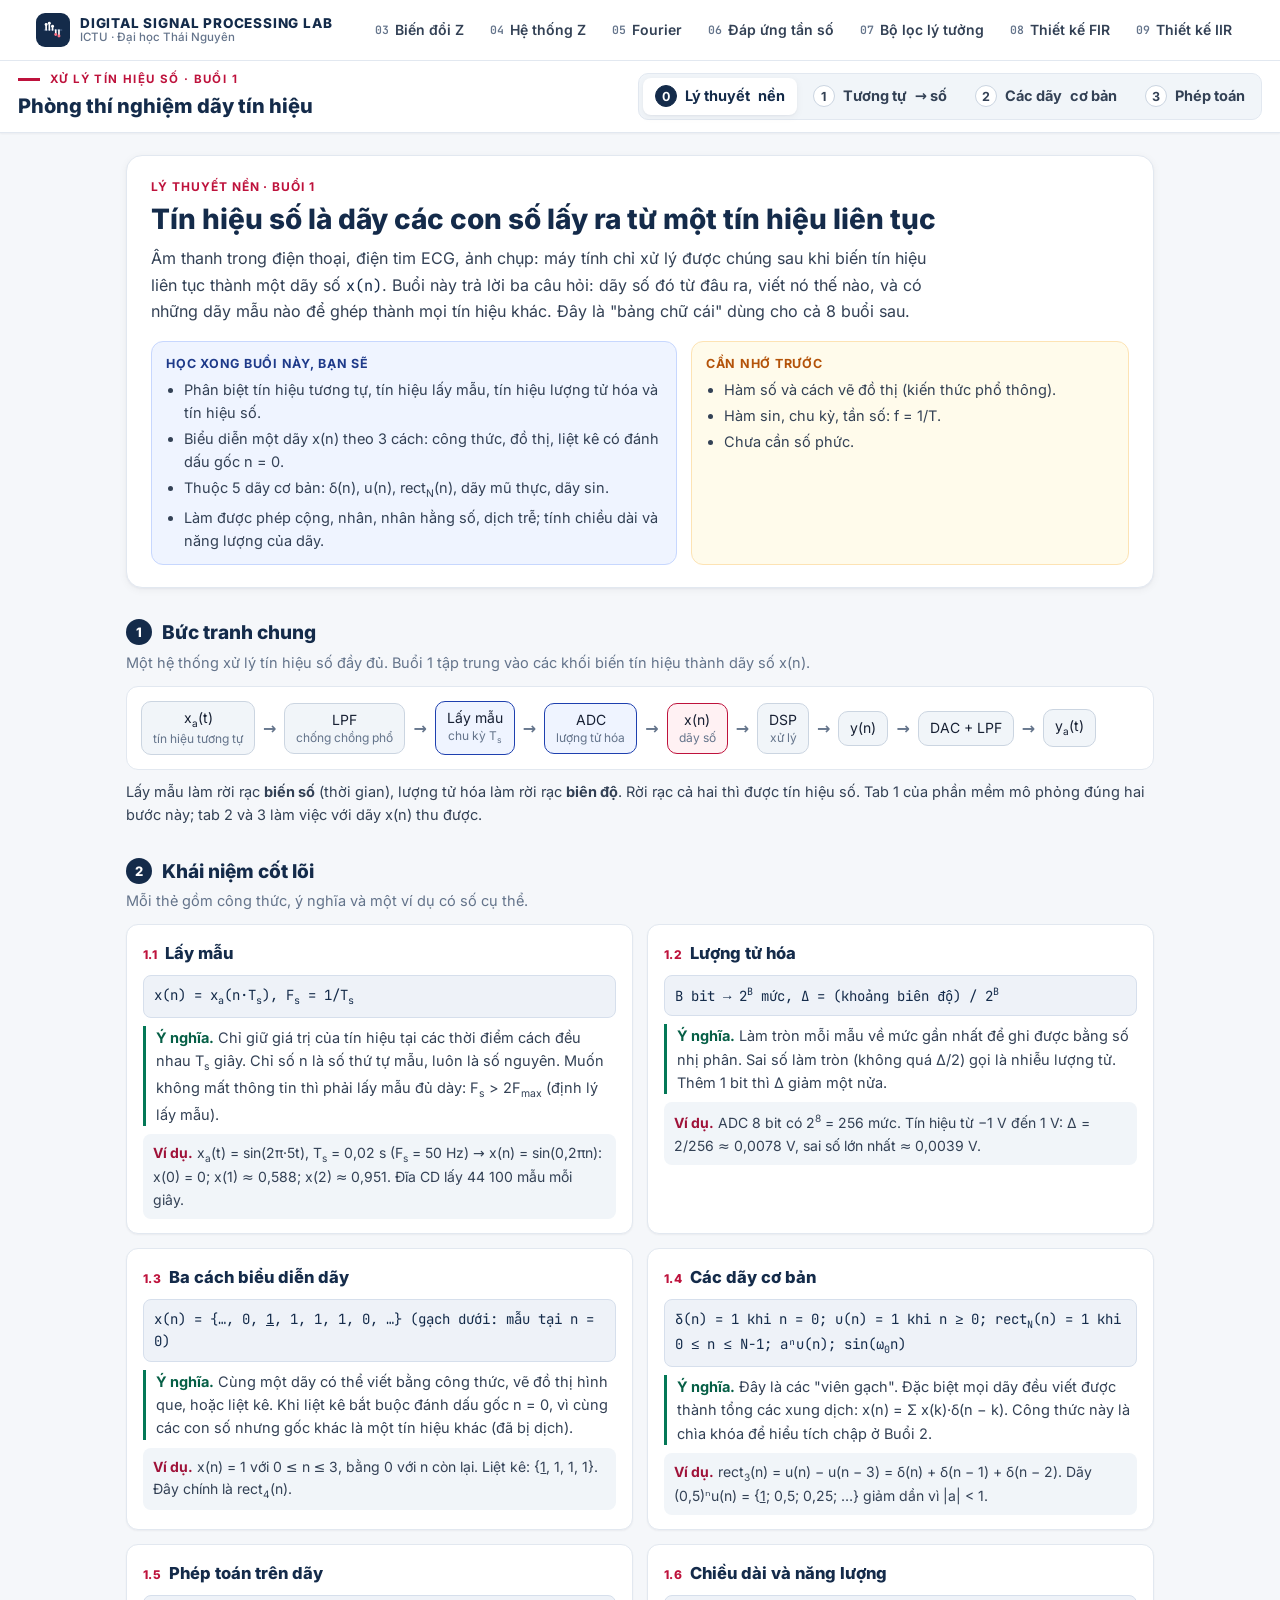
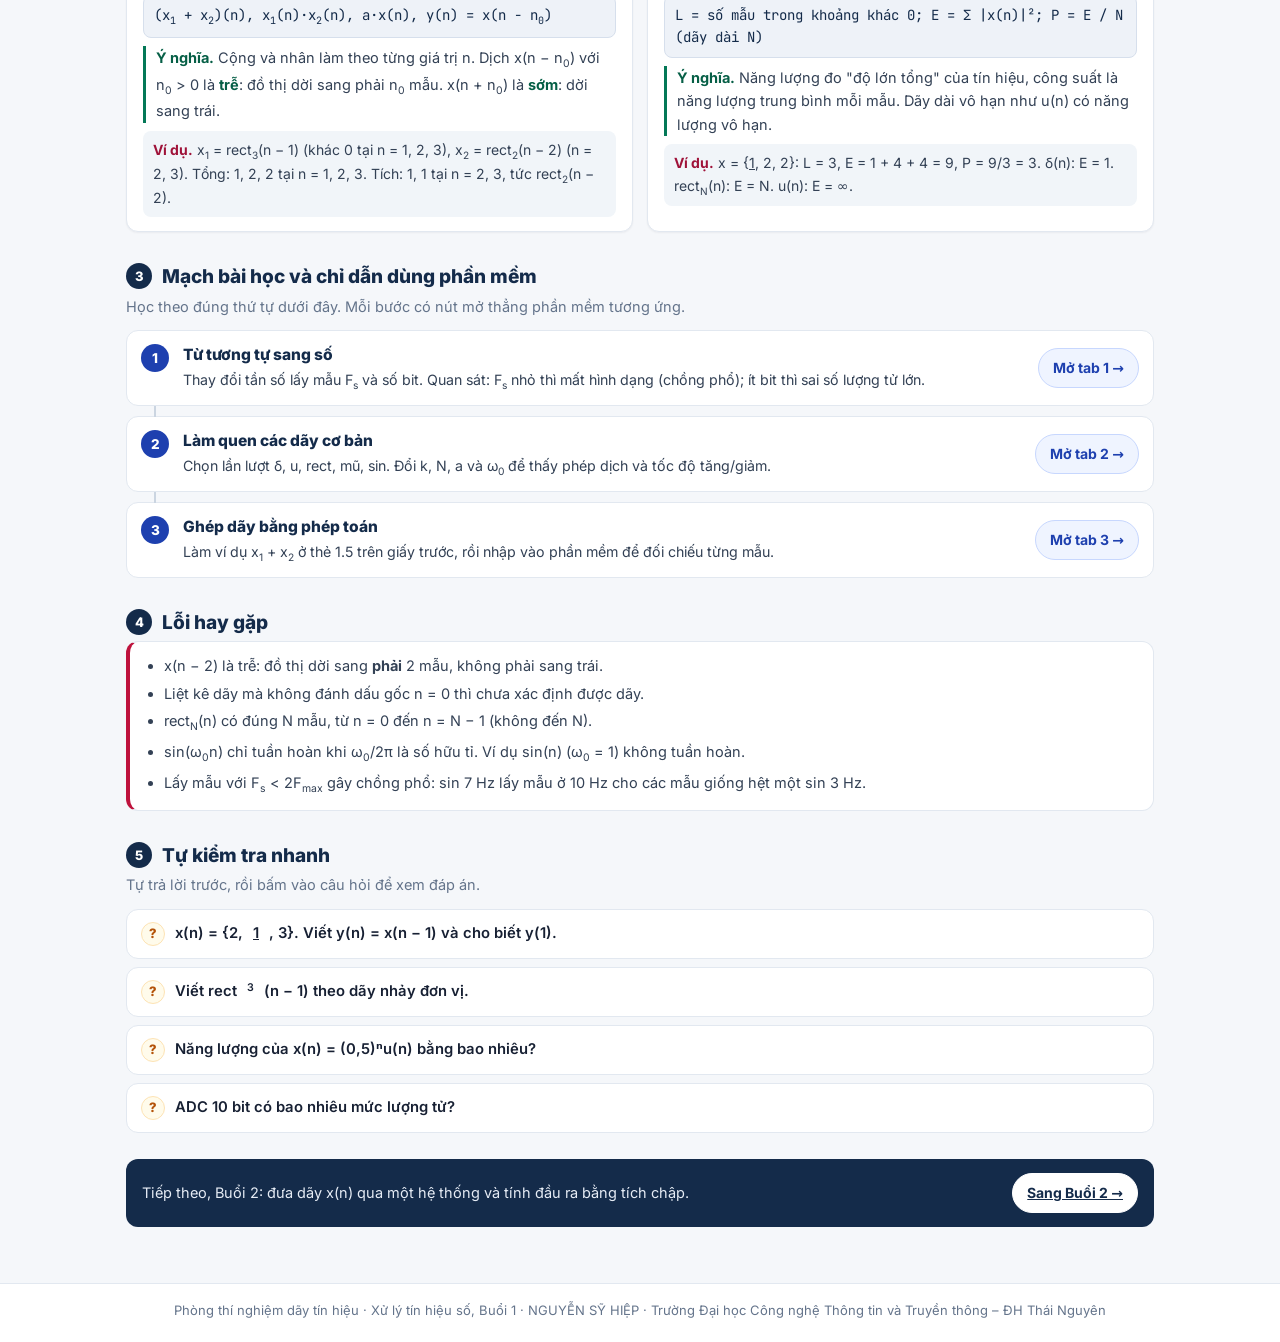
<file: day-tin-hieu.html>
<meta charset="utf-8">
<meta name="viewport" content="width=device-width, initial-scale=1, viewport-fit=cover">
<title>Phòng thí nghiệm dãy tín hiệu</title>
<link rel="stylesheet" href="fonts/fonts.css">
<link rel="manifest" href="manifest.webmanifest">
<meta name="theme-color" content="#FFFFFF">
<meta name="apple-mobile-web-app-capable" content="yes">
<meta name="mobile-web-app-capable" content="yes">
<meta name="apple-mobile-web-app-status-bar-style" content="default">
<meta name="apple-mobile-web-app-title" content="XLTHS">
<link rel="apple-touch-icon" href="icons/apple-touch-icon.png">
<link rel="icon" type="image/png" href="icons/favicon-32.png">
<style>
/* Bố cục: thanh trên (3 phần theo bài giảng) + thanh bên nhập liệu ẩn/hiện + vùng giữa hiển thị kết quả. Chỉ dùng nền sáng. */
:root {
  --bg: #FAFAF8; --surface: #FFFFFE; --side: #F4F4F0; --ink: #161616; --body: #3A3A37; --muted: #6B6B67;
  --line: #E2E2DE; --soft: #F1F1ED; --red: #C41E3A; --red-tint: #FBEBEE; --red-ink: #9E1830;
  --green: #1A7F4B; --green-ink: #145F39; --green-tint: #E7F4EC; --gray: #B9B9B3;
  --f-body: "Be Vietnam Pro", "Segoe UI", Arial, sans-serif;
  --f-mono: "JetBrains Mono", Consolas, "Courier New", monospace;
  --sw: 370px; --topH: 72px;
  color-scheme: light;
}
* { box-sizing: border-box; }
[hidden] { display: none !important; }
html, body { margin: 0; }
body { background: var(--bg); color: var(--ink); font-family: var(--f-body); font-size: 16px; line-height: 1.55; }
body::before { content: ""; position: fixed; inset: 0 0 auto; height: env(safe-area-inset-top, 0px); z-index: 30; background: var(--surface); }
h1, h2, h3, p { margin: 0; }
h2 { font-size: 20px; font-weight: 700; text-wrap: balance; }
h3 { font-size: 16.5px; font-weight: 700; text-wrap: balance; }
.eyebrow { font-size: 11.5px; font-weight: 700; letter-spacing: 0.12em; text-transform: uppercase; color: var(--red); display: flex; align-items: center; gap: 10px; }
.eyebrow::before { content: ""; width: 22px; height: 3px; background: currentColor; }
.hint { font-size: 13.5px; color: var(--muted); }
.err { color: var(--red); font-size: 13.5px; font-weight: 600; }
.err:empty { display: none; }

/* Thanh trên */
.top { position: sticky; top: env(safe-area-inset-top, 0px); z-index: 20; background: var(--surface); border-bottom: 1px solid var(--line); display: flex; align-items: center; gap: 16px; padding-block: 10px; padding-left: max(18px, env(safe-area-inset-left, 0px)); padding-right: max(18px, env(safe-area-inset-right, 0px)); }
.ttl { flex: 1; min-width: 0; display: flex; flex-direction: column; gap: 2px; }
.ttl h1 { font-size: 20px; font-weight: 800; white-space: nowrap; overflow: hidden; text-overflow: ellipsis; }
.side-btn { font: inherit; font-size: 14px; font-weight: 700; display: inline-flex; align-items: center; gap: 8px; border: 1.5px solid var(--line); background: var(--surface); color: var(--ink); border-radius: 10px; padding: 8px 12px; cursor: pointer; white-space: nowrap; }
.side-btn:hover { border-color: var(--ink); }
.side-btn[aria-expanded="true"] { background: var(--red-tint); border-color: var(--red); }
.modes { display: flex; gap: 8px; }
.mode-tab { font: inherit; font-size: 14.5px; font-weight: 700; border: 2px solid var(--line); background: var(--surface); color: var(--muted); border-radius: 10px; padding: 7px 12px; cursor: pointer; display: flex; align-items: center; gap: 8px; white-space: nowrap; }
.mode-tab b { display: inline-grid; place-items: center; width: 22px; height: 22px; border-radius: 50%; background: var(--soft); border: 1.5px solid var(--line); color: var(--ink); font-size: 12.5px; }
.mode-tab:hover { border-color: var(--ink); color: var(--ink); }
.mode-tab[aria-selected="true"] { background: var(--red-tint); border-color: var(--red); color: var(--ink); box-shadow: inset 0 -4px 0 var(--red); }
.mode-tab[aria-selected="true"] b { background: var(--red); border-color: var(--red); color: #FFFFFE; }

/* Khung chính */
.app { display: grid; grid-template-columns: var(--sw) minmax(0, 1fr); align-items: start; }
.app.closed { grid-template-columns: minmax(0, 1fr); }
.app.closed .side { display: none; }
.side { position: sticky; top: calc(var(--topH) + env(safe-area-inset-top, 0px)); height: calc(100vh - var(--topH)); height: calc(100dvh - var(--topH) - env(safe-area-inset-top, 0px)); overflow-y: auto; overscroll-behavior: contain; background: var(--side); border-right: 1px solid var(--line); padding: 14px 16px 48px; padding-left: max(16px, env(safe-area-inset-left, 0px)); display: flex; flex-direction: column; gap: 14px; }
.side-head { display: flex; align-items: center; justify-content: space-between; gap: 8px; }
.side-head h2 { font-size: 15.5px; font-weight: 800; }
.icon-btn { font: inherit; font-size: 18px; font-weight: 700; width: 36px; height: 36px; border-radius: 8px; border: 1.5px solid var(--line); background: var(--surface); color: var(--ink); cursor: pointer; flex: none; }
.icon-btn:hover { border-color: var(--ink); }
.side-body { display: flex; flex-direction: column; gap: 14px; }
.scrim { display: none; }
main { min-width: 0; width: 100%; max-width: 1080px; margin: 0 auto; padding-block: 22px 64px; padding-left: max(24px, env(safe-area-inset-left, 0px)); padding-right: max(24px, env(safe-area-inset-right, 0px)); display: flex; flex-direction: column; gap: 20px; container-type: inline-size; }
.mode { display: flex; flex-direction: column; gap: 20px; }

/* Thành phần */
.card { background: var(--surface); border: 1px solid var(--line); border-radius: 14px; padding: 16px 18px; display: flex; flex-direction: column; gap: 12px; min-width: 0; }
.side .card { padding: 14px; gap: 10px; }
.card.r { border-top: 4px solid var(--red); }
.card.g { border-top: 4px solid var(--green); }
.card.k { border-top: 4px solid var(--ink); }
.group-label { font-size: 12px; font-weight: 700; letter-spacing: 0.08em; text-transform: uppercase; color: var(--muted); }
.chips { display: flex; flex-wrap: wrap; gap: 6px; }
.chip { font: inherit; font-size: 13px; font-weight: 600; border: 1px solid var(--line); background: var(--surface); color: var(--ink); border-radius: 999px; padding: 5px 11px; cursor: pointer; }
.chip:hover { border-color: var(--ink); }
.chip[aria-pressed="true"] { background: var(--red-tint); border-color: var(--red); color: var(--red-ink); }
.seg { display: flex; flex-wrap: wrap; gap: 6px; }
.seg button { font: inherit; font-size: 13.5px; font-weight: 600; border: 1px solid var(--line); background: var(--surface); color: var(--ink); border-radius: 8px; padding: 6px 10px; cursor: pointer; }
.seg button:hover { border-color: var(--ink); }
.seg button[aria-pressed="true"] { background: var(--red); border-color: var(--red); color: #FFFFFE; }
.fields { display: flex; flex-direction: column; gap: 10px; }
.f { display: grid; grid-template-columns: 96px 1fr 76px; gap: 8px; align-items: center; }
.f.nos { grid-template-columns: 96px 1fr; }
.f label { font-size: 13.5px; font-weight: 700; line-height: 1.25; }
.f label small { display: block; font-weight: 500; color: var(--muted); font-size: 12px; }
.f input[type=range] { width: 100%; accent-color: var(--red); }
.f input[type=number], .f input[type=text] { font: inherit; font-family: var(--f-mono); font-size: 14.5px; padding: 6px 8px; border: 1.5px solid var(--line); border-radius: 8px; width: 100%; background: var(--surface); color: var(--ink); text-align: center; min-width: 0; }
.f input[type=text] { text-align: left; }
.f input.bad { border-color: var(--red); background: var(--red-tint); }
.range2 { display: grid; grid-template-columns: 1fr 1fr; gap: 10px; }
.btn { font: inherit; font-weight: 600; font-size: 14px; border-radius: 8px; padding: 8px 12px; cursor: pointer; border: 1.5px solid var(--ink); background: var(--surface); color: var(--ink); white-space: nowrap; }
.btn:hover { background: var(--soft); }
button:focus-visible, input:focus-visible { outline: 3px solid #E58A9A; outline-offset: 2px; }
.plot { background: var(--surface); border: 1px solid var(--line); border-radius: 10px; overflow: hidden; }
.plot svg { display: block; width: 100%; height: auto; }
svg text { font-family: var(--f-body); }
.head { display: flex; align-items: flex-start; gap: 12px; flex-wrap: wrap; }
.head > div { flex: 1; min-width: 220px; display: flex; flex-direction: column; gap: 6px; }
.bigeq { font-family: var(--f-mono); font-size: 21px; font-weight: 700; overflow-x: auto; white-space: nowrap; padding-bottom: 2px; }
.bigeq .x1 { color: var(--red); } .bigeq .x2 { color: var(--green-ink); }
.app:not(.closed) .open-side { display: none; }
.lbl { font-size: 12.5px; font-weight: 700; letter-spacing: 0.06em; text-transform: uppercase; color: var(--muted); }
.two { display: grid; grid-template-columns: 1fr 1fr; gap: 16px; }
.facts { display: grid; grid-template-columns: repeat(4, 1fr); gap: 10px; }
.fact { background: var(--soft); border-radius: 10px; padding: 10px 12px; display: flex; flex-direction: column; gap: 3px; min-width: 0; }
.fact small { color: var(--muted); font-size: 12.5px; }
.fact b { font-family: var(--f-mono); font-size: 17px; overflow-wrap: anywhere; }
.fact .sub { font-family: var(--f-mono); font-size: 12.5px; color: var(--body); overflow-wrap: anywhere; }
.note { background: var(--green-tint); border-radius: 12px; padding: 14px 18px; color: var(--ink); font-size: 15px; }
.note ul { margin: 6px 0 0; padding-left: 20px; }
.mean { font-size: 15px; color: var(--body); display: flex; flex-direction: column; gap: 8px; }
.mean b { color: var(--ink); }
pre.code { margin: 0; font-family: var(--f-mono); font-size: 13px; line-height: 1.6; background: var(--soft); border: 1px solid var(--line); border-radius: 10px; padding: 12px 14px; overflow-x: auto; white-space: pre; color: var(--ink); }
.code-head { display: flex; align-items: center; justify-content: space-between; gap: 8px; }

/* Biểu thức toán dạng ngoặc nhọn */
.pw { display: flex; align-items: stretch; gap: 8px; font-family: var(--f-mono); font-size: 17px; overflow-x: auto; padding: 4px 2px; }
.pw .lhs { align-self: center; font-weight: 700; white-space: nowrap; }
.pw .br { width: 14px; flex: none; }
.pw .rows { display: flex; flex-direction: column; justify-content: center; gap: 4px; }
.pw .row { display: grid; grid-template-columns: minmax(70px, auto) auto; gap: 18px; white-space: nowrap; }
.pw .row b { font-weight: 700; }
.pw .row span { color: var(--body); font-family: var(--f-body); font-size: 15px; }
.single { font-family: var(--f-mono); font-size: 17px; font-weight: 700; overflow-x: auto; white-space: nowrap; }

/* Liệt kê có mũi tên gốc */
.list { font-family: var(--f-mono); font-size: 16px; display: flex; flex-wrap: wrap; align-items: flex-start; row-gap: 6px; }
.list .el { display: inline-flex; flex-direction: column; align-items: center; min-width: 22px; }
.list .el b { font-weight: 600; }
.list .el i { font-style: normal; color: var(--red); font-weight: 700; line-height: 1; height: 16px; font-size: 15px; }
.list .el.o b { color: var(--red); }
.list .sep { padding-right: 6px; }

/* Bảng */
.tbl-wrap { overflow-x: auto; border: 1px solid var(--line); border-radius: 10px; background: var(--surface); }
table { border-collapse: collapse; width: 100%; font-variant-numeric: tabular-nums; font-size: 14px; }
th, td { padding: 6px 9px; border-bottom: 1px solid var(--line); text-align: center; white-space: nowrap; }
th:first-child, td:first-child { text-align: left; position: sticky; left: 0; background: var(--surface); font-weight: 700; }
thead th { background: var(--soft); font-family: var(--f-mono); }
thead th:first-child { background: var(--soft); }
td.z { color: var(--gray); }
td.o, th.o { box-shadow: inset 2px 0 0 var(--red-tint), inset -2px 0 0 var(--red-tint); }
tr.res td { background: var(--green-tint); color: var(--green-ink); font-weight: 800; }
tr.res td:first-child { background: var(--green-tint); }
tr.idx td { color: var(--muted); font-size: 12.5px; }
td.r1 { color: var(--red); } td.r2 { color: var(--green-ink); }

/* Sơ đồ chuỗi xử lý */
.chain { overflow-x: auto; }
.chain svg { display: block; min-width: 700px; width: 100%; height: auto; }
.grid4 { display: grid; grid-template-columns: 1fr 1fr; gap: 14px; }
.pnl { display: flex; flex-direction: column; gap: 8px; min-width: 0; }
.pnl-h { display: flex; flex-wrap: wrap; align-items: center; gap: 6px 10px; }
.pnl-h h3 { font-size: 15.5px; }
.tag { font-size: 12px; font-weight: 600; border-radius: 999px; padding: 2px 9px; border: 1px solid var(--line); color: var(--body); background: var(--surface); white-space: nowrap; }
.tag.c { border-color: #B9DCC8; background: var(--green-tint); color: var(--green-ink); }
.tag.d { border-color: #EFC3CB; background: var(--red-tint); color: var(--red-ink); }

.author { display: flex; flex-direction: column; justify-content: center; gap: 1px; padding: 2px 18px; border-left: 1px solid var(--line); border-right: 1px solid var(--line); text-align: center; }
.author small, .byline small { font-size: 10.5px; font-weight: 700; letter-spacing: 0.16em; text-transform: uppercase; color: var(--muted); }
.author b { font-size: 15px; font-weight: 800; letter-spacing: 0.09em; color: var(--ink); white-space: nowrap; }
.author b::after { content: ""; display: block; width: 28px; height: 3px; margin: 4px auto 0; background: var(--red); border-radius: 2px; }
.byline { display: none; align-items: center; justify-content: space-between; flex-wrap: wrap; gap: 6px 14px; padding: 10px 14px; background: var(--surface); border: 1px solid var(--line); border-left: 4px solid var(--red); border-radius: 0; }
.by-k { font-size: 11.5px; font-weight: 700; letter-spacing: 0.12em; text-transform: uppercase; color: var(--red); }
.by-n { display: inline-flex; align-items: baseline; gap: 8px; }
.by-n b { font-size: 15px; font-weight: 800; letter-spacing: 0.08em; color: var(--ink); white-space: nowrap; }
@container (max-width: 860px) { .two { grid-template-columns: 1fr; } .facts { grid-template-columns: 1fr 1fr; } }
@container (max-width: 700px) { .grid4 { grid-template-columns: 1fr; } }
@media (max-width: 1060px) { .ttl, .author { display: none; } .top { justify-content: space-between; } .byline { display: flex; } }
@media (max-width: 900px) {
  .app, .app.closed { grid-template-columns: minmax(0, 1fr); }
  .side { position: fixed; z-index: 40; top: 0; left: 0; bottom: 0; width: min(380px, 92vw); height: auto; padding-top: max(14px, env(safe-area-inset-top, 0px)); padding-bottom: max(48px, env(safe-area-inset-bottom, 0px)); box-shadow: 0 0 0 1px var(--line), 0 18px 40px rgba(22, 22, 22, 0.12); }
  .scrim { display: block; position: fixed; inset: 0; z-index: 35; background: rgba(250, 250, 248, 0.72); }
  .app.closed .scrim { display: none; }
  main { padding-block: 16px 56px; padding-left: max(16px, env(safe-area-inset-left, 0px)); padding-right: max(16px, env(safe-area-inset-right, 0px)); }
}
@media (max-width: 620px) {
  .top { gap: 6px; padding-left: max(10px, env(safe-area-inset-left, 0px)); padding-right: max(10px, env(safe-area-inset-right, 0px)); }
  .side-btn span, .mode-tab .long { display: none; }
  .mode-tab { font-size: 13px; padding: 6px 8px; gap: 5px; }
  .mode-tab b { display: none; }
  .modes { gap: 5px; min-width: 0; }
  .bigeq { font-size: 17px; }
}

/* Dải tên trường ở đầu trang */
.inst { background: #F4F4F0; border-bottom: 1px solid var(--line); padding-block: 7px; padding-left: max(18px, env(safe-area-inset-left, 0px)); padding-right: max(18px, env(safe-area-inset-right, 0px)); display: flex; flex-wrap: wrap; align-items: center; gap: 4px 12px; font-size: 12.5px; letter-spacing: 0.08em; text-transform: uppercase; color: var(--ink); line-height: 1.35; }
.inst::before { content: ""; width: 18px; height: 3px; background: var(--red); flex: none; }
.inst b { font-weight: 800; }
.inst span { color: var(--muted); font-weight: 600; }
.inst span::before { content: "· "; }
@media (max-width: 560px) { .inst { font-size: 12.5px; letter-spacing: 0; text-transform: none; gap: 0 8px; } .inst::before { display: none; } .inst span::before { content: none; } }
@media (max-width: 1240px) { .author { display: none; } .byline { display: flex; } }

/* ===== Tối ưu cho điện thoại và màn hình cảm ứng (Safari, Chrome) ===== */
html { -webkit-text-size-adjust: 100%; text-size-adjust: 100%; }
button, input, select, label, a { -webkit-tap-highlight-color: rgba(196, 30, 58, 0.12); touch-action: manipulation; }
@media (pointer: coarse), (max-width: 620px) {
  .btn, .chip, .seg button, .tab, .mode-tab, .side-btn, .ex-it { min-height: 44px; }
  .icon-btn { min-width: 44px; min-height: 44px; }
  input[type=range] { height: 34px; }
}
@media (max-width: 620px) {
  input:not([type=range]):not([type=checkbox]), select, textarea { font-size: 16px !important; }
  .hint { font-size: 14.5px; }
  .chip { font-size: 14px; padding: 8px 14px; }
  .seg button { font-size: 14px; padding: 8px 12px; }
  .btn { font-size: 15px; }
  table { font-size: 14.5px; }
  .by-k { font-size: 12.5px; }
  .byline small, .author small { font-size: 12px; }
}
</style>
<link rel="stylesheet" href="assets/theme.css">
<style>.app-page .top{top:env(safe-area-inset-top,0px)}</style>
<body class="app-page">

<header class="sitebar tools"><div class="sitebar-in"><a class="brand" href="./" aria-label="DSP Lab – Trang chủ"><span class="brand-mark"><svg viewBox="0 0 24 24" aria-hidden="true"><path d="M2 12h20" stroke="#5B7299" stroke-width="1"/><path d="M4.5 12V6M8 12V4.5M11.5 12V8M15 12v5M18.5 12v6.5" stroke="#fff" stroke-width="1.8" stroke-linecap="round"/><circle cx="4.5" cy="6" r="1.6" fill="#fff"/><circle cx="8" cy="4.5" r="1.6" fill="#fff"/><circle cx="11.5" cy="8" r="1.6" fill="#fff"/><circle cx="15" cy="17" r="1.6" fill="#FB7185"/><circle cx="18.5" cy="18.5" r="1.6" fill="#FB7185"/></svg></span><span class="brand-t"><b><span class="full">DIGITAL SIGNAL PROCESSING LAB</span><span class="short">DSP LAB</span></b><small>ICTU · Đại học Thái Nguyên</small></span></a><nav class="sitenav" aria-label="Các phần mềm">
    <a class="home" href="./">Trang chủ</a>
    <a href="day-tin-hieu.html" aria-current="page"><span class="n">01</span>Dãy tín hiệu</a>
    <a href="tich-chap.html"><span class="n">02</span>Tích chập</a>
    <a href="bien-doi-z.html"><span class="n">03</span>Biến đổi Z</a>
    <a href="he-thong-z.html"><span class="n">04</span>Hệ thống Z</a>
    <a href="fourier.html"><span class="n">05</span>Fourier</a>
    <a href="dap-ung-tan-so.html"><span class="n">06</span>Đáp ứng tần số</a>
    <a href="bo-loc-ly-tuong.html"><span class="n">07</span>Bộ lọc lý tưởng</a>
    <a href="thiet-ke-fir.html"><span class="n">08</span>Thiết kế FIR</a>
    <a href="thiet-ke-iir.html"><span class="n">09</span>Thiết kế IIR</a>
  </nav></div></header>
<noscript><style>#side,#scrim,.side,.scrim{display:none!important}</style></noscript>
<noscript><div style="margin:12px;padding:14px 16px;border:2px solid #C41E3A;border-radius:12px;background:#FFF5F6;color:#161616;font:16px/1.5 Arial,sans-serif"><b style="color:#C41E3A">Trình xem này không chạy được phần mềm.</b><br>Zalo, Messenger và trình xem tệp chỉ hiện trang tĩnh, không chạy JavaScript. Hãy mở bằng <b>đường link</b> trong Safari hoặc Chrome, hoặc dùng ứng dụng đã thêm vào Màn hình chính.</div></noscript>

<header class="top" id="top">
  <button class="side-btn" id="side-toggle" type="button" aria-controls="side" aria-expanded="true">
    <svg viewBox="0 0 24 24" width="20" height="20" aria-hidden="true"><rect x="3" y="4" width="18" height="16" rx="2.5" fill="none" stroke="currentColor" stroke-width="2"/><line x1="9.5" y1="4" x2="9.5" y2="20" stroke="currentColor" stroke-width="2"/></svg>
    <span id="side-label">Ẩn đầu vào</span>
  </button>
  <div class="ttl">
    <p class="eyebrow">Xử lý tín hiệu số · Buổi 1</p>
    <h1>Phòng thí nghiệm dãy tín hiệu</h1>
  </div>
  <nav class="modes" role="tablist" aria-label="Chọn phần">
    <button class="mode-tab" role="tab" id="mt-ad" aria-controls="mode-ad" aria-selected="true"><b>1</b> Tương tự <span class="long">→ số</span></button>
    <button class="mode-tab" role="tab" id="mt-seq" aria-controls="mode-seq" aria-selected="false"><b>2</b> Các dãy<span class="long"> cơ bản</span></button>
    <button class="mode-tab" role="tab" id="mt-op" aria-controls="mode-op" aria-selected="false"><b>3</b> Phép toán</button>
  </nav>
</header>

<!--LT--><section class="lt" id="lt-intro" role="tabpanel" aria-labelledby="tb-nen" hidden><div class="lt-in"><div class="lt-hero"><span class="lt-kick">Lý thuyết nền · Buổi 1</span><h2>Tín hiệu số là dãy các con số lấy ra từ một tín hiệu liên tục</h2><p class="lt-lead">Âm thanh trong điện thoại, điện tim ECG, ảnh chụp: máy tính chỉ xử lý được chúng sau khi biến tín hiệu liên tục thành một dãy số <span class="m">x(n)</span>. Buổi này trả lời ba câu hỏi: dãy số đó từ đâu ra, viết nó thế nào, và có những dãy mẫu nào để ghép thành mọi tín hiệu khác. Đây là "bảng chữ cái" dùng cho cả 8 buổi sau.</p><div class="lt-meta"><div class="lt-box lt-goal"><b class="t">Học xong buổi này, bạn sẽ</b><ul><li>Phân biệt tín hiệu tương tự, tín hiệu lấy mẫu, tín hiệu lượng tử hóa và tín hiệu số.</li><li>Biểu diễn một dãy x(n) theo 3 cách: công thức, đồ thị, liệt kê có đánh dấu gốc n = 0.</li><li>Thuộc 5 dãy cơ bản: δ(n), u(n), rect<sub>N</sub>(n), dãy mũ thực, dãy sin.</li><li>Làm được phép cộng, nhân, nhân hằng số, dịch trễ; tính chiều dài và năng lượng của dãy.</li></ul></div><div class="lt-box lt-pre"><b class="t">Cần nhớ trước</b><ul><li>Hàm số và cách vẽ đồ thị (kiến thức phổ thông).</li><li>Hàm sin, chu kỳ, tần số: f = 1/T.</li><li>Chưa cần số phức.</li></ul></div></div></div><div class="lt-sec"><h3><span class="n">1</span>Bức tranh chung</h3><p class="sub">Một hệ thống xử lý tín hiệu số đầy đủ. Buổi 1 tập trung vào các khối biến tín hiệu thành dãy số x(n).</p><div class="lt-flow"><span class="nd ">x<sub>a</sub>(t)<small>tín hiệu tương tự</small></span><span class="ar" aria-hidden="true">→</span><span class="nd ">LPF<small>chống chồng phổ</small></span><span class="ar" aria-hidden="true">→</span><span class="nd bl">Lấy mẫu<small>chu kỳ T<sub>s</sub></small></span><span class="ar" aria-hidden="true">→</span><span class="nd bl">ADC<small>lượng tử hóa</small></span><span class="ar" aria-hidden="true">→</span><span class="nd hl">x(n)<small>dãy số</small></span><span class="ar" aria-hidden="true">→</span><span class="nd ">DSP<small>xử lý</small></span><span class="ar" aria-hidden="true">→</span><span class="nd ">y(n)</span><span class="ar" aria-hidden="true">→</span><span class="nd ">DAC + LPF</span><span class="ar" aria-hidden="true">→</span><span class="nd ">y<sub>a</sub>(t)</span></div><p class="lt-note">Lấy mẫu làm rời rạc <b>biến số</b> (thời gian), lượng tử hóa làm rời rạc <b>biên độ</b>. Rời rạc cả hai thì được tín hiệu số. Tab 1 của phần mềm mô phỏng đúng hai bước này; tab 2 và 3 làm việc với dãy x(n) thu được.</p></div><div class="lt-sec"><h3><span class="n">2</span>Khái niệm cốt lõi</h3><p class="sub">Mỗi thẻ gồm công thức, ý nghĩa và một ví dụ có số cụ thể.</p><div class="lt-grid"><article class="lt-card"><h4><span class="k">1.1</span>Lấy mẫu</h4><div class="lt-f">x(n) = x<sub>a</sub>(n·T<sub>s</sub>),  F<sub>s</sub> = 1/T<sub>s</sub></div><p class="lt-mean"><b>Ý nghĩa.</b> Chỉ giữ giá trị của tín hiệu tại các thời điểm cách đều nhau T<sub>s</sub> giây. Chỉ số n là số thứ tự mẫu, luôn là số nguyên. Muốn không mất thông tin thì phải lấy mẫu đủ dày: F<sub>s</sub> &gt; 2F<sub>max</sub> (định lý lấy mẫu).</p><div class="lt-ex"><b>Ví dụ.</b> x<sub>a</sub>(t) = sin(2π·5t), T<sub>s</sub> = 0,02 s (F<sub>s</sub> = 50 Hz) → x(n) = sin(0,2πn): x(0) = 0; x(1) ≈ 0,588; x(2) ≈ 0,951. Đĩa CD lấy 44 100 mẫu mỗi giây.</div></article><article class="lt-card"><h4><span class="k">1.2</span>Lượng tử hóa</h4><div class="lt-f">B bit → 2<sup>B</sup> mức,  Δ = (khoảng biên độ) / 2<sup>B</sup></div><p class="lt-mean"><b>Ý nghĩa.</b> Làm tròn mỗi mẫu về mức gần nhất để ghi được bằng số nhị phân. Sai số làm tròn (không quá Δ/2) gọi là nhiễu lượng tử. Thêm 1 bit thì Δ giảm một nửa.</p><div class="lt-ex"><b>Ví dụ.</b> ADC 8 bit có 2<sup>8</sup> = 256 mức. Tín hiệu từ −1 V đến 1 V: Δ = 2/256 ≈ 0,0078 V, sai số lớn nhất ≈ 0,0039 V.</div></article><article class="lt-card"><h4><span class="k">1.3</span>Ba cách biểu diễn dãy</h4><div class="lt-f">x(n) = {…, 0, <u>1</u>, 1, 1, 1, 0, …}   (gạch dưới: mẫu tại n = 0)</div><p class="lt-mean"><b>Ý nghĩa.</b> Cùng một dãy có thể viết bằng công thức, vẽ đồ thị hình que, hoặc liệt kê. Khi liệt kê bắt buộc đánh dấu gốc n = 0, vì cùng các con số nhưng gốc khác là một tín hiệu khác (đã bị dịch).</p><div class="lt-ex"><b>Ví dụ.</b> x(n) = 1 với 0 ≤ n ≤ 3, bằng 0 với n còn lại. Liệt kê: {<u>1</u>, 1, 1, 1}. Đây chính là rect<sub>4</sub>(n).</div></article><article class="lt-card"><h4><span class="k">1.4</span>Các dãy cơ bản</h4><div class="lt-f wrap">δ(n) = 1 khi n = 0;  u(n) = 1 khi n ≥ 0;  rect<sub>N</sub>(n) = 1 khi 0 ≤ n ≤ N−1;  aⁿu(n);  sin(ω<sub>0</sub>n)</div><p class="lt-mean"><b>Ý nghĩa.</b> Đây là các "viên gạch". Đặc biệt mọi dãy đều viết được thành tổng các xung dịch: x(n) = Σ x(k)·δ(n − k). Công thức này là chìa khóa để hiểu tích chập ở Buổi 2.</p><div class="lt-ex"><b>Ví dụ.</b> rect<sub>3</sub>(n) = u(n) − u(n − 3) = δ(n) + δ(n − 1) + δ(n − 2). Dãy (0,5)ⁿu(n) = {<u>1</u>; 0,5; 0,25; …} giảm dần vì |a| &lt; 1.</div></article><article class="lt-card"><h4><span class="k">1.5</span>Phép toán trên dãy</h4><div class="lt-f">(x<sub>1</sub> + x<sub>2</sub>)(n),  x<sub>1</sub>(n)·x<sub>2</sub>(n),  a·x(n),  y(n) = x(n − n<sub>0</sub>)</div><p class="lt-mean"><b>Ý nghĩa.</b> Cộng và nhân làm theo từng giá trị n. Dịch x(n − n<sub>0</sub>) với n<sub>0</sub> &gt; 0 là <b>trễ</b>: đồ thị dời sang phải n<sub>0</sub> mẫu. x(n + n<sub>0</sub>) là <b>sớm</b>: dời sang trái.</p><div class="lt-ex"><b>Ví dụ.</b> x<sub>1</sub> = rect<sub>3</sub>(n − 1) (khác 0 tại n = 1, 2, 3), x<sub>2</sub> = rect<sub>2</sub>(n − 2) (n = 2, 3). Tổng: 1, 2, 2 tại n = 1, 2, 3. Tích: 1, 1 tại n = 2, 3, tức rect<sub>2</sub>(n − 2).</div></article><article class="lt-card"><h4><span class="k">1.6</span>Chiều dài và năng lượng</h4><div class="lt-f">L = số mẫu trong khoảng khác 0;   E = Σ |x(n)|²;   P = E / N (dãy dài N)</div><p class="lt-mean"><b>Ý nghĩa.</b> Năng lượng đo "độ lớn tổng" của tín hiệu, công suất là năng lượng trung bình mỗi mẫu. Dãy dài vô hạn như u(n) có năng lượng vô hạn.</p><div class="lt-ex"><b>Ví dụ.</b> x = {<u>1</u>, 2, 2}: L = 3, E = 1 + 4 + 4 = 9, P = 9/3 = 3. δ(n): E = 1. rect<sub>N</sub>(n): E = N. u(n): E = ∞.</div></article></div></div><div class="lt-sec"><h3><span class="n">3</span>Mạch bài học và chỉ dẫn dùng phần mềm</h3><p class="sub">Học theo đúng thứ tự dưới đây. Mỗi bước có nút mở thẳng phần mềm tương ứng.</p><ol class="lt-path"><li><div><h4>Từ tương tự sang số</h4><p>Thay đổi tần số lấy mẫu F<sub>s</sub> và số bit. Quan sát: F<sub>s</sub> nhỏ thì mất hình dạng (chồng phổ); ít bit thì sai số lượng tử lớn.</p></div><button type="button" class="lt-go" data-open="ad">Mở tab 1 →</button></li><li><div><h4>Làm quen các dãy cơ bản</h4><p>Chọn lần lượt δ, u, rect, mũ, sin. Đổi k, N, a và ω<sub>0</sub> để thấy phép dịch và tốc độ tăng/giảm.</p></div><button type="button" class="lt-go" data-open="seq">Mở tab 2 →</button></li><li><div><h4>Ghép dãy bằng phép toán</h4><p>Làm ví dụ x<sub>1</sub> + x<sub>2</sub> ở thẻ 1.5 trên giấy trước, rồi nhập vào phần mềm để đối chiếu từng mẫu.</p></div><button type="button" class="lt-go" data-open="op">Mở tab 3 →</button></li></ol></div><div class="lt-sec"><h3><span class="n">4</span>Lỗi hay gặp</h3><div class="lt-warn"><ul><li>x(n − 2) là trễ: đồ thị dời sang <b>phải</b> 2 mẫu, không phải sang trái.</li><li>Liệt kê dãy mà không đánh dấu gốc n = 0 thì chưa xác định được dãy.</li><li>rect<sub>N</sub>(n) có đúng N mẫu, từ n = 0 đến n = N − 1 (không đến N).</li><li>sin(ω<sub>0</sub>n) chỉ tuần hoàn khi ω<sub>0</sub>/2π là số hữu tỉ. Ví dụ sin(n) (ω<sub>0</sub> = 1) không tuần hoàn.</li><li>Lấy mẫu với F<sub>s</sub> &lt; 2F<sub>max</sub> gây chồng phổ: sin 7 Hz lấy mẫu ở 10 Hz cho các mẫu giống hệt một sin 3 Hz.</li></ul></div></div><div class="lt-sec"><h3><span class="n">5</span>Tự kiểm tra nhanh</h3><p class="sub">Tự trả lời trước, rồi bấm vào câu hỏi để xem đáp án.</p><div class="lt-q"><details><summary>x(n) = {2, <u>1</u>, 3}. Viết y(n) = x(n − 1) và cho biết y(1).</summary><div class="a">Dời sang phải 1 mẫu: y(n) = {<u>2</u>, 1, 3}, nghĩa là y(0) = 2, y(1) = 1, y(2) = 3. Vậy y(1) = 1.</div></details><details><summary>Viết rect<sub>3</sub>(n − 1) theo dãy nhảy đơn vị.</summary><div class="a">rect<sub>3</sub>(n − 1) = u(n − 1) − u(n − 4), khác 0 tại n = 1, 2, 3.</div></details><details><summary>Năng lượng của x(n) = (0,5)ⁿu(n) bằng bao nhiêu?</summary><div class="a">E = Σ (0,25)ⁿ với n từ 0 đến ∞ = 1/(1 − 0,25) = 4/3.</div></details><details><summary>ADC 10 bit có bao nhiêu mức lượng tử?</summary><div class="a">2<sup>10</sup> = 1024 mức.</div></details></div></div><div class="lt-next"><p>Tiếp theo, Buổi 2: đưa dãy x(n) qua một hệ thống và tính đầu ra bằng tích chập.</p><a class="lt-go" href="tich-chap.html">Sang Buổi 2 →</a></div></div></section><!--/LT-->
<div class="app" id="app">
  <aside class="side" id="side" aria-label="Bảng nhập đầu vào">
    <div class="side-head">
      <h2 id="side-title">Đầu vào</h2>
      <button class="icon-btn" id="side-close" type="button" aria-label="Ẩn bảng nhập">«</button>
    </div>

    <!-- Tab 1 -->
    <div id="side-ad" class="side-body">
      <div class="card r">
        <h3>Tín hiệu tương tự xₐ(t)</h3>
        <div class="seg" id="ad-sig" role="group" aria-label="Chọn tín hiệu tương tự"></div>
      </div>
      <div class="card">
        <h3>Lấy mẫu</h3>
        <div class="f"><label for="ad-ts-r">Chu kỳ Tₛ<small>khoảng cách 2 mẫu</small></label><input type="range" id="ad-ts-r" min="0.1" max="2" step="0.05" aria-label="Chu kỳ lấy mẫu"><input type="number" id="ad-ts" min="0.1" max="2" step="0.05" aria-label="Chu kỳ lấy mẫu (nhập số)"></div>
        <p class="hint">Tₛ nhỏ: mẫu dày, giữ được nhiều chi tiết. Tₛ lớn: mẫu thưa, các đoạn biến đổi nhanh bị bỏ sót.</p>
      </div>
      <div class="card">
        <h3>Lượng tử hóa</h3>
        <div class="f"><label for="ad-b-r">Số bit<small>số mức = 2<sup>bit</sup></small></label><input type="range" id="ad-b-r" min="1" max="8" step="1" aria-label="Số bit"><input type="number" id="ad-b" min="1" max="8" step="1" aria-label="Số bit (nhập số)"></div>
        <p class="hint">Bài giảng: 8 bit cho 2⁸ = 256 mức. Ít bit thì bậc thang thô, sai số lớn.</p>
      </div>
      <p class="err" id="ad-err" aria-live="polite"></p>
    </div>

    <!-- Tab 2 -->
    <div id="side-seq" class="side-body" hidden>
      <div class="card">
        <p class="group-label">Ví dụ trong bài giảng</p>
        <div class="chips" id="s2-ex"></div>
        <p class="group-label" style="margin-top:4px">Bài tập thực hành 1.3.2</p>
        <div class="chips" id="s2-bt"></div>
      </div>
      <div class="card r">
        <h3>Chọn dãy x(n)</h3>
        <div id="s2-ui"></div>
      </div>
      <div class="card">
        <h3>Khoảng hiển thị</h3>
        <div class="range2">
          <div class="f nos" style="grid-template-columns:44px 1fr"><label for="s2-n1">n₁</label><input type="number" id="s2-n1" step="1" min="-30" max="30"></div>
          <div class="f nos" style="grid-template-columns:44px 1fr"><label for="s2-n2">n₂</label><input type="number" id="s2-n2" step="1" min="-30" max="40"></div>
        </div>
        <p class="err" id="s2-err" aria-live="polite"></p>
      </div>
    </div>

    <!-- Tab 3 -->
    <div id="side-op" class="side-body" hidden>
      <div class="card">
        <p class="group-label">Ví dụ trong bài giảng</p>
        <div class="chips" id="s3-ex"></div>
        <p class="group-label" style="margin-top:4px">Bài tập 5 (mục 1.3.2) và mở rộng</p>
        <div class="chips" id="s3-bt"></div>
      </div>
      <div class="card k">
        <h3>Phép toán</h3>
        <div class="seg" id="s3-ops" role="group" aria-label="Chọn phép toán"></div>
        <div class="f" id="s3-cw"><label for="s3-c-r">Hằng số c</label><input type="range" id="s3-c-r" min="-3" max="5" step="0.5" aria-label="Hằng số c"><input type="number" id="s3-c" min="-10" max="10" step="0.5" aria-label="Hằng số c (nhập số)"></div>
        <div class="f" id="s3-n0w"><label for="s3-n0-r">Dịch n₀<small>n₀ &gt; 0: trễ</small></label><input type="range" id="s3-n0-r" min="-8" max="8" step="1" aria-label="Số nhịp dịch"><input type="number" id="s3-n0" min="-15" max="15" step="1" aria-label="Số nhịp dịch (nhập số)"></div>
      </div>
      <div class="card r">
        <h3 style="color:var(--red)">Dãy x₁(n)</h3>
        <div id="s3-ui1"></div>
      </div>
      <div class="card g" id="s3-x2card">
        <h3 style="color:var(--green)">Dãy x₂(n)</h3>
        <div id="s3-ui2"></div>
      </div>
      <div class="card">
        <h3>Khoảng hiển thị</h3>
        <div class="range2">
          <div class="f nos" style="grid-template-columns:44px 1fr"><label for="s3-n1">n₁</label><input type="number" id="s3-n1" step="1" min="-30" max="30"></div>
          <div class="f nos" style="grid-template-columns:44px 1fr"><label for="s3-n2">n₂</label><input type="number" id="s3-n2" step="1" min="-30" max="40"></div>
        </div>
        <p class="err" id="s3-err" aria-live="polite"></p>
      </div>
    </div>
  </aside>
  <div class="scrim" id="scrim"></div>

  <main id="main">
    <div class="byline">
      <span class="by-k">Xử lý tín hiệu số · Buổi 1</span>
    </div>
    <!-- ===== Tab 1 ===== -->
    <div id="mode-ad" class="mode" role="tabpanel" aria-labelledby="mt-ad">
      <section class="card">
        <div class="head">
          <div>
            <p class="lbl">1.1 · Hệ thống xử lý tín hiệu số</p>
            <h2>Từ tín hiệu tương tự đến dãy số x(n)</h2>
          </div>
          <button class="btn open-side" type="button" data-open-side>Chỉnh Tₛ và số bit</button>
        </div>
        <div class="chain" id="ad-chain"></div>
        <p class="hint">Hai bước biến tín hiệu thành số: <b>lấy mẫu</b> (S&amp;H, rời rạc hóa trục thời gian) và <b>lượng tử hóa</b> (ADC, rời rạc hóa biên độ). Bốn hình dưới đây là bốn loại tín hiệu trong sơ đồ phân loại của bài giảng.</p>
      </section>

      <div class="grid4">
        <div class="card pnl"><div class="pnl-h"><h3>a. Tín hiệu tương tự</h3><span class="tag">biến liên tục</span><span class="tag">biên độ liên tục</span></div><div class="plot" id="ad-pa"></div></div>
        <div class="card pnl"><div class="pnl-h"><h3>b. Tín hiệu lượng tử hóa</h3><span class="tag">biến liên tục</span><span class="tag d">biên độ rời rạc</span></div><div class="plot" id="ad-pb"></div></div>
        <div class="card pnl"><div class="pnl-h"><h3>c. Tín hiệu lấy mẫu</h3><span class="tag c">biến rời rạc</span><span class="tag">biên độ liên tục</span></div><div class="plot" id="ad-pc"></div></div>
        <div class="card pnl"><div class="pnl-h"><h3>d. Tín hiệu số</h3><span class="tag c">biến rời rạc</span><span class="tag d">biên độ rời rạc</span></div><div class="plot" id="ad-pd"></div></div>
      </div>

      <section class="card k">
        <h3>Chuẩn hóa Tₛ = 1: x(nTₛ) → x(n)</h3>
        <p class="hint">Bỏ đơn vị thời gian, chỉ giữ số thứ tự mẫu n. Từ đây tín hiệu chỉ còn là một <b>dãy số</b>, đúng như cách bài giảng viết x(n).</p>
        <div class="plot" id="ad-pn"></div>
        <div class="list" id="ad-list"></div>
      </section>

      <section class="card">
        <h3>Bên trong bộ ADC: từng mẫu được đổi thành mã nhị phân</h3>
        <div class="facts" id="ad-facts"></div>
        <div class="tbl-wrap"><table id="ad-table"></table></div>
      </section>

      <div class="note"><b>Gợi ý quan sát:</b>
        <ul>
          <li>Kéo Tₛ lên 1,5 với tín hiệu “Tiếng nói”: các gợn nhanh biến mất khỏi hình c và d. Lấy mẫu quá thưa làm mất thông tin.</li>
          <li>Giảm còn 1–2 bit: hình b và d thành bậc thang thô, cột “sai số” lớn lên. Tăng lên 8 bit: gần như trùng tín hiệu gốc.</li>
          <li>Sai số lượng tử không bao giờ vượt quá nửa bước Δ/2.</li>
        </ul>
      </div>
    </div>

    <!-- ===== Tab 2 ===== -->
    <div id="mode-seq" class="mode" role="tabpanel" aria-labelledby="mt-seq" hidden>
      <section class="card k">
        <div class="head">
          <div>
            <p class="lbl" id="s2-kind">1.2.2 · Dãy xung đơn vị</p>
            <p class="bigeq" id="s2-name"></p>
          </div>
          <button class="btn open-side" type="button" data-open-side>Đổi dãy</button>
        </div>
        <div>
          <p class="lbl">a. Biểu diễn bằng biểu thức toán học</p>
          <div id="s2-math" style="margin-top:6px"></div>
        </div>
        <div>
          <p class="lbl">b. Biểu diễn bằng đồ thị</p>
          <div class="plot" id="s2-plot" style="margin-top:6px"></div>
        </div>
        <div>
          <p class="lbl">c. Biểu diễn bằng liệt kê các phần tử <span style="text-transform:none;letter-spacing:0;font-weight:500">(mũi tên ↑ đánh dấu gốc n = 0)</span></p>
          <div class="list" id="s2-list" style="margin-top:8px"></div>
        </div>
      </section>

      <div class="facts" id="s2-facts"></div>

      <div class="two">
        <section class="card g">
          <h3>Ý nghĩa và ứng dụng</h3>
          <div class="mean" id="s2-mean"></div>
        </section>
        <section class="card">
          <div class="code-head"><h3>Mã MATLAB tương ứng</h3><button class="btn" type="button" data-copy="s2-code">Sao chép</button></div>
          <pre class="code" id="s2-code"></pre>
        </section>
      </div>

      <div class="note"><b>Thử nhanh:</b>
        <ul>
          <li>Kéo “dịch k” sang 3: cả dãy dời sang phải 3 nhịp. x(n−k) với k &gt; 0 là trễ, k &lt; 0 là sớm.</li>
          <li>Chọn dãy mũ, kéo a từ 0,5 lên 1,2: tiếng vọng tắt dần chuyển thành tăng mãi. Năng lượng từ hữu hạn thành vô hạn.</li>
          <li>So sánh rectₙ(n) với u(n) − u(n−N) ở tab Phép toán: hai cách cho cùng một dãy.</li>
        </ul>
      </div>
    </div>

    <!-- ===== Tab 3 ===== -->
    <div id="mode-op" class="mode" role="tabpanel" aria-labelledby="mt-op" hidden>
      <section class="card k">
        <div class="head">
          <div>
            <p class="lbl" id="s3-kind">1.2.3 d · Phép cộng hai dãy</p>
            <p class="bigeq" id="s3-eq"></p>
            <p class="hint" id="s3-rule"></p>
          </div>
          <button class="btn open-side" type="button" data-open-side>Đổi dãy, phép toán</button>
        </div>
        <div class="plot" id="s3-p1"></div>
        <div class="plot" id="s3-p2"></div>
        <div class="plot" id="s3-p3"></div>
      </section>

      <section class="card">
        <h3>Tính từng mẫu (theo từng cột n)</h3>
        <div class="tbl-wrap"><table id="s3-table"></table></div>
        <div class="list" id="s3-list"></div>
      </section>

      <div class="facts" id="s3-facts"></div>

      <div class="two">
        <section class="card g">
          <h3>Ý nghĩa và ứng dụng</h3>
          <div class="mean" id="s3-mean"></div>
        </section>
        <section class="card">
          <div class="code-head"><h3>Mã MATLAB tương ứng</h3><button class="btn" type="button" data-copy="s3-code">Sao chép</button></div>
          <pre class="code" id="s3-code"></pre>
        </section>
      </div>
    </div>

    <footer class="hint">Quy ước: số thập phân viết bằng dấu phẩy (0,5); khi nhập có thể gõ 0,5 hoặc 0.5. Các mẫu cách nhau bằng dấu cách hoặc dấu chấm phẩy. Nội dung theo Bài giảng Xử lý tín hiệu số, Buổi 1.</footer>
  </main>
</div>
<footer class="site-foot">Phòng thí nghiệm dãy tín hiệu · Xử lý tín hiệu số, Buổi 1 · NGUYỄN SỸ HIỆP · Trường Đại học Công nghệ Thông tin và Truyền thông – ĐH Thái Nguyên</footer>

<script>
"use strict";
/* ---------- Tiện ích số ---------- */
const C = { red: "#C41E3A", green: "#1A7F4B", ink: "#161616", mute: "#6B6B67", gray: "#B9B9B3", line: "#E2E2DE", soft: "#F1F1ED", redT: "#FBEBEE", greenT: "#E7F4EC", axis: "#9A9A96", surf: "#FFFFFE" };
const $ = id => document.getElementById(id);
const r4 = v => Math.round(v * 10000) / 10000;
const SUPM = { "0": "⁰", "1": "¹", "2": "²", "3": "³", "4": "⁴", "5": "⁵", "6": "⁶", "7": "⁷", "8": "⁸", "9": "⁹", "-": "⁻", "−": "⁻", "+": "⁺", "n": "ⁿ" };
const SUBM = { "0": "₀", "1": "₁", "2": "₂", "3": "₃", "4": "₄", "5": "₅", "6": "₆", "7": "₇", "8": "₈", "9": "₉", "-": "₋" };
const sup = s => String(s).split("").map(c => SUPM[c] || c).join("");
const sub = s => String(s).split("").map(c => SUBM[c] || c).join("");
function fmt(v) {
  if (!Number.isFinite(v)) return v > 0 ? "∞" : v < 0 ? "−∞" : "?";
  if (Math.abs(v) >= 1e5) { const e = Math.floor(Math.log10(Math.abs(v))); const m = Math.abs(v) / Math.pow(10, e); return (v < 0 ? "−" : "") + String(Math.round(m * 100) / 100).replace(".", ",") + "·10" + sup(e); }
  v = r4(v); if (Object.is(v, -0)) v = 0;
  return (v < 0 ? "−" : "") + String(Math.abs(v)).replace(".", ",");
}
const fmtP = v => (v < 0 ? "(" + fmt(v) + ")" : fmt(v));
const fi = n => (n < 0 ? "−" + Math.abs(n) : String(n));
const range = (a, b) => { const r = []; for (let i = a; i <= b; i++) r.push(i); return r; };
const mnum = v => String(r4(v));
function parseList(str, max = 16) {
  const t = String(str).replace(/;/g, " ").replace(/,\s+/g, " ").trim();
  if (!t) return { err: "Hãy nhập ít nhất một giá trị." };
  const parts = t.split(/\s+/);
  if (parts.length > max) return { err: `Tối đa ${max} giá trị.` };
  const vals = parts.map(p => Number(p.replace(/−/g, "-").replace(",", ".")));
  const bad = parts.find((p, i) => Number.isNaN(vals[i]));
  if (bad !== undefined) return { err: `“${bad}” không phải là số. Ví dụ hợp lệ: 1 0,5 −2` };
  if (vals.some(v => Math.abs(v) > 100)) return { err: "Giá trị phải nằm trong khoảng −100 đến 100." };
  return { vals: vals.map(r4) };
}
const fmtList = a => a.map(fmt).join("; ");
const numIn = s => Number(String(s).replace(/−/g, "-").replace(",", "."));

/* ---------- Vẽ đồ thị SVG ---------- */
function yr(vals, opt = {}) {
  const fin = vals.filter(Number.isFinite);
  const mx = Math.max(0, ...fin), mn = Math.min(0, ...fin);
  let ymax = mx > 0 ? mx * 1.28 : 0, ymin = mn < 0 ? mn * 1.38 : 0;
  if (ymax === 0 && ymin === 0) ymax = 1;
  if (ymax === 0) ymax = Math.abs(ymin) * 0.3;
  if (ymin === 0) ymin = -ymax * 0.06;
  const ticks = [0]; if (mx > 0) ticks.push(mx); if (mn < 0) ticks.push(mn);
  return { ymin, ymax, ticks };
}
function wrapT(t, maxc) { const out = []; let cur = ""; String(t).split(" ").forEach(w => { const nx = cur ? cur + " " + w : w; if (nx.length > maxc && cur) { out.push(cur); cur = w; } else cur = nx; }); if (cur) out.push(cur); return out.length ? out : [""]; }
const vwNow = () => document.documentElement.clientWidth || window.innerWidth;
function chart(o) {
  const vw = vwNow(); let W = o.W || 680;
  if (vw < 620) W = Math.max(280, Math.min(W, vw - 70));
  const narrow = W < 480, L = narrow ? 46 : (o.L || 54), R = 14, B = 30, tfs = narrow ? 13.5 : 14;
  const tl = wrapT(o.title, Math.floor((W - (narrow ? 24 : L + 100)) / (tfs * 0.56)));
  const exH = (tl.length - 1) * (tfs + 4), T = 34 + exH, H = (o.H || 210) + exH;
  const pad = o.cont ? 0 : 0.6;
  const x0 = o.xmin - pad, x1 = o.xmax + pad, { ymin, ymax } = o;
  const sx = x => L + (x - x0) / (x1 - x0) * (W - L - R);
  const sy = v => T + (ymax - Math.max(ymin, Math.min(ymax, v))) / (ymax - ymin) * (H - T - B);
  let s = `<svg viewBox="0 0 ${W} ${H}" role="img" aria-label="${o.title.replace(/"/g, "")}"><rect width="${W}" height="${H}" fill="${C.surf}"/>`;
  (o.hl || []).forEach(h => { const w = (sx(1) - sx(0)) * 0.84; s += `<rect x="${sx(h.x) - w / 2}" y="${T - 6}" width="${w}" height="${H - T - B + 10}" rx="5" fill="${h.color || C.redT}"/>`; });
  (o.levels || []).forEach(l => { s += `<line x1="${L}" x2="${W - R}" y1="${sy(l)}" y2="${sy(l)}" stroke="#EBC9CF" stroke-width="1" stroke-dasharray="3 4"/>`; });
  (o.ticks || [0]).forEach(t => {
    s += `<line x1="${L}" x2="${W - R}" y1="${sy(t)}" y2="${sy(t)}" stroke="${t === 0 ? C.axis : C.line}" stroke-width="${t === 0 ? 1.4 : 1}" ${t === 0 ? "" : 'stroke-dasharray="4 4"'}/>`;
    s += `<text x="${L - 8}" y="${sy(t) + 4}" text-anchor="end" font-size="12" fill="${C.mute}">${fmt(t)}</text>`;
  });
  if (o.xticks) o.xticks.forEach(t => { s += `<text x="${sx(t.v)}" y="${H - 9}" text-anchor="middle" font-size="12" fill="${C.mute}">${t.label}</text>`; });
  else {
    const ks = range(Math.ceil(o.xmin), Math.floor(o.xmax));
    const every = Math.max(1, Math.ceil(ks.length / Math.max(6, Math.floor((W - L - R) / 30))));
    ks.forEach(k => { if (k % every === 0) s += `<text x="${sx(k)}" y="${H - 9}" text-anchor="middle" font-size="12.5" fill="${k === 0 ? C.ink : C.mute}" font-weight="${k === 0 ? 700 : 400}">${fi(k)}</text>`; });
  }
  const tx = narrow ? 12 : L;
  s += `<text x="${tx}" y="21" font-size="${tfs}" font-weight="700" fill="${o.titleColor || C.ink}">${tl.map((l, i) => `<tspan x="${tx}" dy="${i ? tfs + 4 : 0}">${l}</tspan>`).join("")}</text>`;
  if (!narrow) s += `<text x="${W - R}" y="21" text-anchor="end" font-size="12" fill="${C.mute}">trục ${o.axis || "n"}</text>`;
  o.series.forEach(se => {
    if (se.type === "line") {
      const d = se.pts.map(([x, v], i) => `${i ? "L" : "M"}${sx(x).toFixed(1)} ${sy(v).toFixed(1)}`).join(" ");
      s += `<path d="${d}" fill="none" stroke="${se.color}" stroke-width="${se.w || 2.2}" stroke-linejoin="round" ${se.dash ? 'stroke-dasharray="5 5"' : ""} opacity="${se.op || 1}"/>`;
      return;
    }
    const many = se.pts.length > 26;
    const nzp = se.pts.filter(([x, v]) => Math.abs(v) > 1e-9 && x >= o.xmin && x <= o.xmax && Number.isFinite(v));
    const slot = (W - L - R) / (o.xmax - o.xmin + 1.2);
    const showLab = se.labels !== false && !many && nzp.every(([, v]) => fmt(v).length * 7.4 < slot * 0.92);
    se.pts.forEach(([x, v]) => {
      if (x < o.xmin - 1e-9 || x > o.xmax + 1e-9 || !Number.isFinite(v)) return;
      const X = sx(x), Y = sy(v), y0 = sy(0), col = se.color;
      s += `<line x1="${X}" x2="${X}" y1="${y0}" y2="${Y}" stroke="${col}" stroke-width="${se.w || (many ? 2 : 3)}" stroke-linecap="round" ${se.dash ? 'stroke-dasharray="3 4"' : ""}/>`;
      s += `<circle cx="${X}" cy="${Y}" r="${se.r || (many ? 3.4 : 5.2)}" fill="${se.hollow ? C.surf : col}" stroke="${col}" stroke-width="2"/>`;
      if (showLab && Math.abs(v) > 1e-9) s += `<text x="${X}" y="${v >= 0 ? Y - 9 : Y + 19}" text-anchor="middle" font-size="12" font-weight="600" fill="${col}">${fmt(v)}</text>`;
    });
  });
  return s + "</svg>";
}

/* ---------- Định nghĩa các dãy cơ bản ---------- */
const TYPES = [
  ["delta", "Xung đơn vị δ"], ["step", "Nhảy đơn vị u"], ["rect", "Chữ nhật rectₙ"], ["exp", "Mũ thực aⁿ"],
  ["sin", "Hình sin"], ["per", "Tuần hoàn"], ["custom", "Tự nhập"],
];
const KIND = { delta: "1.2.2 a · Dãy xung đơn vị", step: "1.2.2 b · Dãy nhảy đơn vị", rect: "1.2.2 c · Dãy chữ nhật", exp: "1.2.2 d · Dãy mũ thực", sin: "1.2.2 e · Dãy hình sin", per: "1.2.3 a · Dãy tuần hoàn", custom: "1.2.1 c · Dãy cho bằng liệt kê" };
const defP = () => ({ type: "delta", A: 1, k: 0, N: 4, a: 0.8, Ns: 10, pat: [4, 3, 2, 1], cust: [1, 2, 3], cs: 0 });

function val(P, n) {
  if (P.type === "custom") { const i = n - P.cs; return i >= 0 && i < P.cust.length ? P.cust[i] : 0; }
  const m = n - P.k;
  switch (P.type) {
    case "delta": return m === 0 ? P.A : 0;
    case "step": return m >= 0 ? P.A : 0;
    case "rect": return m >= 0 && m <= P.N - 1 ? P.A : 0;
    case "exp": return m >= 0 ? P.A * Math.pow(P.a, m) : 0;
    case "sin": { const v = P.A * Math.sin(2 * Math.PI * m / P.Ns); return Math.abs(v) < 1e-12 ? 0 : v; }
    case "per": { const L = P.pat.length; return P.A * P.pat[((m % L) + L) % L]; }
  }
  return 0;
}
const argS = k => (k === 0 ? "n" : k > 0 ? `n−${k}` : `n+${-k}`);
function seqName(P, fallback = "x(n)") {
  if (P.type === "custom") return fallback;
  const a = argS(P.k), Ap = P.A === 1 ? "" : P.A === -1 ? "−" : fmt(P.A) + "·";
  switch (P.type) {
    case "delta": return `${Ap}δ(${a})`;
    case "step": return `${Ap}u(${a})`;
    case "rect": return `${Ap}rect${sub(P.N)}(${a})`;
    case "exp": return `${Ap}(${fmt(P.a)})${sup(a)}·u(${a})`;
    case "sin": return `${Ap}sin(2π${P.k === 0 ? "n" : "(" + a + ")"}/${P.Ns})`;
    case "per": return `${Ap}xₚ(${a})`;
  }
}
const infR = P => ["step", "exp", "sin", "per"].includes(P.type);
const infL = P => ["sin", "per"].includes(P.type);
function minPeriod(arr) { const L = arr.length; for (let p = 1; p <= L; p++) { if (L % p) continue; if (arr.every((v, i) => v === arr[i % p])) return p; } return L; }

const BRACE = `<svg class="br" viewBox="0 0 14 100" preserveAspectRatio="none" aria-hidden="true"><path d="M13 2 Q6 2 6 12 L6 40 Q6 50 1 50 Q6 50 6 60 L6 88 Q6 98 13 98" fill="none" stroke="${C.ink}" stroke-width="1.6" vector-effect="non-scaling-stroke"/></svg>`;
function piecewise(lhs, rows) {
  return `<div class="pw"><span class="lhs">${lhs} =</span>${BRACE}<div class="rows">${rows.map(([v, c]) => `<div class="row"><b>${v}</b><span>${c}</span></div>`).join("")}</div></div>`;
}
function mathHTML(P, lhs = "x(n)") {
  const A = fmt(P.A), k = P.k, a = argS(k);
  switch (P.type) {
    case "delta": return piecewise(lhs, [[A, `khi n = ${fi(k)}`], ["0", `khi n ≠ ${fi(k)}`]]);
    case "step": return piecewise(lhs, [[A, `khi n ≥ ${fi(k)}`], ["0", `khi n &lt; ${fi(k)}`]]);
    case "rect": return piecewise(lhs, [[A, `khi ${fi(k)} ≤ n ≤ ${fi(k + P.N - 1)}`], ["0", "với n còn lại"]]);
    case "exp": return piecewise(lhs, [[`${P.A === 1 ? "" : fmt(P.A) + "·"}(${fmt(P.a)})<sup>${a}</sup>`, `khi n ≥ ${fi(k)}`], ["0", `khi n &lt; ${fi(k)}`]]);
    case "sin": return `<p class="single">${lhs} = ${P.A === 1 ? "" : fmt(P.A) + "·"}sin(2π·${k === 0 ? "n" : "(" + a + ")"}/${P.Ns}) = ${P.A === 1 ? "" : fmt(P.A) + "·"}sin(ω₀·${k === 0 ? "n" : "(" + a + ")"})</p><p class="hint" style="margin-top:6px">với ω₀ = 2π/N = 2π/${P.Ns} ≈ ${fmt(2 * Math.PI / P.Ns)} rad/mẫu; xác định với mọi n (dãy hai phía, vô hạn).</p>`;
    case "per": return `<p class="single">${lhs} = ${lhs.replace("(n)", `(n + ${P.pat.length})`)} = ${lhs.replace("(n)", `(n + k·${P.pat.length})`)}</p><p class="hint" style="margin-top:6px">Một chu kỳ (${P.pat.length} mẫu, bắt đầu tại n = ${fi(k)}): {${fmtList(P.pat.map(v => v * P.A))}}, lặp lại mãi về hai phía.</p>`;
    case "custom": {
      const rows = P.cust.map((v, i) => [fmt(v), `khi n = ${fi(P.cs + i)}`]).filter(([v]) => v !== "0");
      if (rows.length > 7) return `<p class="single">${lhs} = {${fmtList(P.cust)}}, bắt đầu tại n = ${fi(P.cs)}</p><p class="hint">Dữ liệu đo không có công thức chung, chỉ liệt kê được.</p>`;
      return piecewise(lhs, rows.concat([["0", "với n còn lại"]]));
    }
  }
}
function listHTML(ns, vs, P, opts = {}) {
  const nz = ns.filter((n, i) => Math.abs(vs[i]) > 1e-12);
  let lo, hi;
  if (!nz.length) { lo = Math.max(ns[0], -2); hi = Math.min(ns[ns.length - 1], 2); }
  else if (P && (infR(P) || infL(P))) { lo = infL(P) ? ns[0] : Math.max(ns[0], Math.min(nz[0] - 2, 0)); hi = ns[ns.length - 1]; }
  else { lo = Math.max(ns[0], Math.min(nz[0] - 2, 0)); hi = Math.min(ns[ns.length - 1], Math.max(nz[nz.length - 1] + 2, 0)); }
  if (hi - lo > 26) hi = lo + 26;
  const items = [];
  for (let n = lo; n <= hi; n++) { const v = vs[ns.indexOf(n)]; items.push(`<span class="el ${n === 0 ? "o" : ""}"><b>${fmt(v)}</b><i>${n === 0 ? "↑" : ""}</i></span>`); }
  const lhs = opts.lhs || "x(n)";
  return `<span class="el"><b>${lhs} = {…;&nbsp;</b><i></i></span>` + items.join(`<span class="sep">;</span>`) + `<span class="el"><b>;&nbsp;…}</b><i></i></span>` + (ns.includes(0) && lo <= 0 && hi >= 0 ? "" : `<span class="hint" style="margin-left:8px">(n = 0 nằm ngoài khoảng hiển thị)</span>`);
}

/* E, P, L theo lý thuyết */
function theory(P) {
  const A2 = P.A * P.A;
  switch (P.type) {
    case "delta": return { L: 1, Ls: `[${fi(P.k)}, ${fi(P.k)}] → 1 mẫu`, E: A2, P: A2, per: null };
    case "rect": return { L: P.N, Ls: `[${fi(P.k)}, ${fi(P.k + P.N - 1)}] → ${P.N} mẫu`, E: P.N * A2, P: A2, per: null };
    case "step": return { L: Infinity, Ls: `[${fi(P.k)}, +∞)`, E: Infinity, P: A2, per: null };
    case "exp": { const a = Math.abs(P.a); return { L: Infinity, Ls: `[${fi(P.k)}, +∞)`, E: a < 1 ? A2 / (1 - P.a * P.a) : Infinity, Es: a < 1 ? `A²/(1 − a²)` : "", P: a < 1 ? 0 : a === 1 ? A2 : Infinity, per: null }; }
    case "sin": { const vs = range(0, P.Ns - 1).map(m => P.A * Math.sin(2 * Math.PI * m / P.Ns)); const pw = vs.reduce((s, v) => s + v * v, 0) / P.Ns; const zero = vs.every(v => Math.abs(v) < 1e-9); return { L: Infinity, Ls: "(−∞, +∞)", E: zero ? 0 : Infinity, P: zero ? 0 : pw, per: zero ? "dãy toàn 0" : P.Ns }; }
    case "per": { const pw = P.pat.reduce((s, v) => s + v * v, 0) * A2 / P.pat.length; return { L: Infinity, Ls: "(−∞, +∞)", E: pw > 0 ? Infinity : 0, P: pw, per: minPeriod(P.pat) }; }
    case "custom": {
      const idx = P.cust.map((v, i) => (Math.abs(v) > 1e-12 ? i : -1)).filter(i => i >= 0);
      if (!idx.length) return { L: 0, Ls: "dãy toàn 0", E: 0, P: 0, per: null };
      const f = idx[0], l = idx[idx.length - 1], Ln = l - f + 1, E = P.cust.reduce((s, v) => s + v * v, 0);
      return { L: Ln, Ls: `[${fi(P.cs + f)}, ${fi(P.cs + l)}] → ${Ln} mẫu`, E, P: E / Ln, per: null };
    }
  }
}
function energyTerms(vs) {
  const nz = vs.filter(v => Math.abs(v) > 1e-12);
  if (!nz.length) return "0";
  if (nz.length > 8) return `Σ|x(n)|² (${nz.length} số hạng)`;
  return nz.map(v => `${fmtP(v)}²`).join(" + ");
}

/* MATLAB */
function mExpr(P, nv, name) {
  if (P.type === "custom") {
    return [`xc_${name} = [${P.cust.map(mnum).join(" ")}];   % liet ke, bat dau tai n = ${P.cs}`,
      `i_${name} = ${nv} - (${P.cs}) + 1;   ok_${name} = (i_${name} >= 1) & (i_${name} <= ${P.cust.length});`,
      `${name} = zeros(size(n));  ${name}(ok_${name}) = xc_${name}(i_${name}(ok_${name}));`];
  }
  const m = P.k === 0 ? nv : `(${nv}${P.k > 0 ? "-" + P.k : "+" + -P.k})`;
  const A = P.A === 1 ? "" : `${mnum(P.A)}*`;
  switch (P.type) {
    case "delta": return [`${name} = ${A}(${m} == 0);`];
    case "step": return [`${name} = ${A}(${m} >= 0);`];
    case "rect": return [`${name} = ${A}((${m} >= 0) & (${m} <= ${P.N - 1}));`];
    case "exp": return [`${name} = ${A}(${mnum(P.a)}.^(${m})) .* (${m} >= 0);`];
    case "sin": return [`${name} = ${A}sin(2*pi*${m}/${P.Ns});`];
    case "per": return [`p_${name} = [${P.pat.map(mnum).join(" ")}];   % mot chu ky`, `${name} = ${A}p_${name}(mod(${m}, ${P.pat.length}) + 1);`];
  }
}
const MTITLE = { delta: "Day xung don vi", step: "Day nhay don vi", rect: "Day chu nhat", exp: "Day ham mu thuc", sin: "Day hinh sin", per: "Day tuan hoan", custom: "Day liet ke" };

/* ---------- Bộ điều khiển chọn dãy (dùng chung) ---------- */
function seqUI(rootId, pre, getP, onchange) {
  const root = $(rootId);
  root.innerHTML = `<div class="seg" role="group" aria-label="Loại dãy">${TYPES.map(([k, l]) => `<button type="button" data-t="${k}">${l}</button>`).join("")}</div>
  <div class="fields" style="margin-top:10px">
    <div class="f" data-for="A"><label for="${pre}-A-r">Biên độ A</label><input type="range" id="${pre}-A-r" min="-3" max="3" step="0.5" aria-label="Biên độ"><input type="number" id="${pre}-A" min="-20" max="20" step="0.5" aria-label="Biên độ (nhập số)"></div>
    <div class="f" data-for="k"><label for="${pre}-k-r">Dịch k<small>x(n − k)</small></label><input type="range" id="${pre}-k-r" min="-10" max="10" step="1" aria-label="Số nhịp dịch"><input type="number" id="${pre}-k" min="-20" max="20" step="1" aria-label="Số nhịp dịch (nhập số)"></div>
    <div class="f" data-for="N"><label for="${pre}-N-r">Độ dài N</label><input type="range" id="${pre}-N-r" min="1" max="15" step="1" aria-label="Độ dài"><input type="number" id="${pre}-N" min="1" max="30" step="1" aria-label="Độ dài (nhập số)"></div>
    <div class="f" data-for="a"><label for="${pre}-a-r">Cơ số a</label><input type="range" id="${pre}-a-r" min="-2" max="2" step="0.05" aria-label="Cơ số"><input type="number" id="${pre}-a" min="-10" max="10" step="0.05" aria-label="Cơ số (nhập số)"></div>
    <div class="f" data-for="Ns"><label for="${pre}-Ns-r">Chu kỳ N<small>số mẫu / chu kỳ</small></label><input type="range" id="${pre}-Ns-r" min="2" max="30" step="1" aria-label="Chu kỳ"><input type="number" id="${pre}-Ns" min="2" max="40" step="1" aria-label="Chu kỳ (nhập số)"></div>
    <div class="f nos" data-for="pat"><label for="${pre}-pat">Một chu kỳ<small>các mẫu</small></label><input type="text" id="${pre}-pat" autocomplete="off" spellcheck="false"></div>
    <div class="f nos" data-for="cust"><label for="${pre}-cust">Các mẫu</label><input type="text" id="${pre}-cust" autocomplete="off" spellcheck="false"></div>
    <div class="f" data-for="cs"><label for="${pre}-cs-r">Bắt đầu tại<small>n =</small></label><input type="range" id="${pre}-cs-r" min="-10" max="10" step="1" aria-label="Chỉ số bắt đầu"><input type="number" id="${pre}-cs" min="-20" max="20" step="1" aria-label="Chỉ số bắt đầu (nhập số)"></div>
    <p class="err" id="${pre}-err" aria-live="polite"></p>
  </div>`;
  const VIS = { delta: ["A", "k"], step: ["A", "k"], rect: ["A", "k", "N"], exp: ["A", "k", "a"], sin: ["A", "k", "Ns"], per: ["A", "k", "pat"], custom: ["cust", "cs"] };
  const LIM = { A: [-20, 20, false], k: [-20, 20, true], N: [1, 30, true], a: [-10, 10, false], Ns: [2, 40, true], cs: [-20, 20, true] };
  const set = (key, v) => {
    const [lo, hi, int] = LIM[key];
    if (!Number.isFinite(v) || v < lo || v > hi || (int && !Number.isInteger(v))) { $(`${pre}-err`).textContent = `Giá trị phải là ${int ? "số nguyên" : "số"} từ ${fi(lo)} đến ${hi}.`; $(`${pre}-${key}`).classList.add("bad"); return; }
    $(`${pre}-err`).textContent = ""; $(`${pre}-${key}`).classList.remove("bad");
    getP()[key] = r4(v); onchange();
  };
  Object.keys(LIM).forEach(key => {
    $(`${pre}-${key}-r`).addEventListener("input", e => set(key, Number(e.target.value)));
    $(`${pre}-${key}`).addEventListener("input", e => { if (e.target.value === "" || e.target.value === "-") return; set(key, numIn(e.target.value)); });
  });
  ["pat", "cust"].forEach(key => $(`${pre}-${key}`).addEventListener("input", e => {
    const r = parseList(e.target.value);
    if (r.err) { e.target.classList.add("bad"); $(`${pre}-err`).textContent = r.err; return; }
    e.target.classList.remove("bad"); $(`${pre}-err`).textContent = ""; getP()[key] = r.vals; onchange();
  }));
  root.querySelector(".seg").addEventListener("click", e => { const b = e.target.closest("[data-t]"); if (!b) return; getP().type = b.dataset.t; $(`${pre}-err`).textContent = ""; onchange(); });
  return function sync() {
    const P = getP();
    root.querySelectorAll("[data-t]").forEach(b => b.setAttribute("aria-pressed", b.dataset.t === P.type));
    root.querySelectorAll("[data-for]").forEach(f => { f.hidden = !VIS[P.type].includes(f.dataset.for); });
    Object.keys(LIM).forEach(key => {
      const n = $(`${pre}-${key}`);
      if (document.activeElement !== n) { n.value = P[key]; n.classList.remove("bad"); }
      $(`${pre}-${key}-r`).value = P[key];
    });
    ["pat", "cust"].forEach(key => { const t = $(`${pre}-${key}`); if (document.activeElement !== t) { t.value = fmtList(P[key]); t.classList.remove("bad"); } });
  };
}
function rangeUI(pre, S, onchange) {
  [["n1", -30, 30], ["n2", -30, 40]].forEach(([key, lo, hi]) => $(`${pre}-${key}`).addEventListener("input", e => {
    const v = numIn(e.target.value);
    const other = key === "n1" ? S.n2 : S.n1;
    if (!Number.isInteger(v) || v < lo || v > hi) { $(`${pre}-err`).textContent = `n phải là số nguyên từ ${lo} đến ${hi}.`; e.target.classList.add("bad"); return; }
    if ((key === "n1" && v >= other) || (key === "n2" && v <= other)) { $(`${pre}-err`).textContent = "Cần n₁ < n₂."; e.target.classList.add("bad"); return; }
    if (Math.abs((key === "n1" ? other - v : v - other)) > 60) { $(`${pre}-err`).textContent = "Khoảng hiển thị tối đa 60 mẫu."; e.target.classList.add("bad"); return; }
    e.target.classList.remove("bad"); $(`${pre}-err`).textContent = ""; S[key] = v; onchange();
  }));
  return () => { ["n1", "n2"].forEach(key => { const el = $(`${pre}-${key}`); if (document.activeElement !== el) { el.value = S[key]; el.classList.remove("bad"); } }); };
}

/* ================= TAB 2: CÁC DÃY CƠ BẢN ================= */
const S2 = { P: defP(), n1: -5, n2: 15 };
const EX2 = [
  ["δ(n)", { type: "delta", k: 0 }, -5, 10], ["δ(n−5)", { type: "delta", k: 5 }, -2, 10],
  ["u(n)", { type: "step", k: 0 }, -5, 12], ["u(n−2)", { type: "step", k: 2 }, -5, 12], ["u(n+2)", { type: "step", k: -2 }, -5, 12],
  ["x(n) = 1 với 0 ≤ n ≤ 3", { type: "rect", N: 4, k: 0 }, -3, 8], ["rect₄(n−2)", { type: "rect", N: 4, k: 2 }, -3, 9], ["rect₄(n+2)", { type: "rect", N: 4, k: -2 }, -6, 6],
  ["e(n), a = 0,8 < 1", { type: "exp", a: 0.8, k: 0 }, -3, 15], ["e(n), a = 1,2 > 1", { type: "exp", a: 1.2, k: 0 }, -3, 15],
  ["sin(2πn/10)", { type: "sin", Ns: 10, k: 0 }, -10, 10], ["Tuần hoàn N = 4", { type: "per", pat: [4, 3, 2, 1], k: 0 }, -6, 12],
];
const BT2 = [
  ["Bài 1: δ(n−5)", { type: "delta", k: 5 }, 0, 20], ["Bài 1: δ(n−9)", { type: "delta", k: 9 }, 0, 20],
  ["Bài 2: u(n−2)", { type: "step", k: 2 }, 0, 20], ["Bài 2: u(n+2)", { type: "step", k: -2 }, 0, 20],
  ["Bài 3: rect₅(n+2)", { type: "rect", N: 5, k: -2 }, 0, 20], ["Bài 4: 5,6ⁿ", { type: "exp", a: 5.6, k: 0 }, 0, 20],
];
const MEAN2 = {
  delta: () => `<p><b>Hình dung:</b> một tiếng vỗ tay duy nhất vào hang tại nhịp n = ${fi(S2.P.k)}, ngoài ra im lặng.</p><p><b>Dùng để làm gì:</b> “gõ thử” một hệ thống. Đầu ra khi đầu vào là δ(n) chính là đáp ứng xung h(n) ở Buổi 2.</p><p><b>Vì sao quan trọng:</b> mọi dãy đều ghép được từ các xung δ(n − k) nhân với giá trị x(k). Đây là gốc của công thức tích chập.</p>`,
  step: () => `<p><b>Hình dung:</b> bật công tắc tại nhịp n = ${fi(S2.P.k)} rồi giữ nguyên mãi; trong hang là hét đều không ngừng.</p><p><b>Dùng để làm gì:</b> thử xem hệ phản ứng ra sao khi đầu vào thay đổi đột ngột rồi giữ nguyên (đáp ứng bậc thang): mất bao lâu ổn định, ổn định ở mức nào.</p><p><b>Liên hệ:</b> u(n) dài vô hạn về bên phải nên năng lượng vô hạn.</p>`,
  rect: () => `<p><b>Hình dung:</b> hét đúng N = ${S2.P.N} nhịp rồi ngừng.</p><p><b>Dùng để làm gì:</b> làm “cửa sổ” cắt ra một đoạn tín hiệu. Nhân một dãy bất kỳ với rectₙ(n) là giữ lại N mẫu, các mẫu khác thành 0 (xem tab Phép toán).</p><p><b>Liên hệ:</b> rectₙ(n) = u(n) − u(n − N).</p>`,
  exp: () => { const a = S2.P.a; const s = Math.abs(a) < 1 ? "nhỏ dần: giống tiếng vọng trong hang, mỗi lần dội về chỉ còn một phần" : Math.abs(a) > 1 ? "lớn dần mãi: giống micro bị hú, hệ mất ổn định" : "giữ nguyên độ lớn"; return `<p><b>Với a = ${fmt(a)}:</b> các mẫu ${s}${a < 0 ? ", và đổi dấu luân phiên vì a âm" : ""}.</p><p><b>Dùng để làm gì:</b> đây chính là dạng đáp ứng xung h(n) = aⁿu(n) của các hệ có hồi tiếp (cái hang ở Buổi 2, a = 0,5).</p><p><b>Quy luật:</b> |a| &lt; 1 tắt dần, |a| &gt; 1 tăng mãi.</p>`; },
  sin: () => `<p><b>Hình dung:</b> một âm thanh đơn tần (tiếng còi, một nốt nhạc) sau khi lấy mẫu; mỗi chu kỳ có N = ${S2.P.Ns} mẫu.</p><p><b>Dùng để làm gì:</b> là “viên gạch” để phân tích tần số. N càng nhỏ, sóng dao động càng nhanh.</p><p><b>Tính chất:</b> vô hạn, hai phía, tuần hoàn với chu kỳ N, lẻ (x(−n) = −x(n)).</p>`,
  per: () => `<p><b>Hình dung:</b> một khuôn mẫu lặp lại đúng sau mỗi ${S2.P.pat.length} mẫu.</p><p><b>Ví dụ thực tế:</b> nhịp tim, xung đồng hồ (clock) của vi xử lý, sóng răng cưa quét màn hình.</p><p><b>Định nghĩa:</b> x(n) = x(n + N) với mọi n; N nhỏ nhất thỏa mãn là chu kỳ cơ bản.</p>`,
  custom: () => `<p><b>Hình dung:</b> dữ liệu đo thực tế, ví dụ các mẫu ADC đọc từ cảm biến.</p><p><b>Đặc điểm:</b> thường không có công thức chung, chỉ biểu diễn được bằng liệt kê và đồ thị. Liệt kê phải đánh dấu gốc n = 0, nếu không sẽ không biết mẫu nào là x(0).</p>`,
};
const sync2 = seqUI("s2-ui", "q2", () => S2.P, render2);
const sync2r = rangeUI("s2", S2, render2);
function presetChips(rootId, list, apply) {
  $(rootId).innerHTML = list.map((p, i) => `<button class="chip" type="button" data-i="${i}">${p[0]}</button>`).join("");
  $(rootId).addEventListener("click", e => { const b = e.target.closest("[data-i]"); if (b) apply(list[+b.dataset.i]); });
}
const apply2 = ([, p, n1, n2]) => { S2.P = Object.assign(defP(), p); S2.n1 = n1; S2.n2 = n2; render2(); };
presetChips("s2-ex", EX2, apply2); presetChips("s2-bt", BT2, apply2);

function factHTML(t, v, s) { return `<div class="fact"><small>${t}</small><b>${v}</b>${s ? `<span class="sub">${s}</span>` : ""}</div>`; }
function render2() {
  const P = S2.P, ns = range(S2.n1, S2.n2), vs = ns.map(n => val(P, n));
  $("s2-kind").textContent = KIND[P.type];
  $("s2-name").textContent = "x(n) = " + (P.type === "custom" ? `{${fmtList(P.cust)}}` : seqName(P));
  $("s2-math").innerHTML = mathHTML(P);
  const R = yr(vs);
  $("s2-plot").innerHTML = chart({ xmin: S2.n1, xmax: S2.n2, ...R, H: 230, title: "x(n)", titleColor: C.red, series: [{ color: C.red, pts: ns.map((n, i) => [n, vs[i]]) }] });
  $("s2-list").innerHTML = listHTML(ns, vs, P);
  const th = theory(P);
  const Ein = vs.reduce((s, v) => s + v * v, 0);
  const finite = Number.isFinite(th.L);
  $("s2-facts").innerHTML = [
    factHTML("Chiều dài L", Number.isFinite(th.L) ? th.L : "∞", th.Ls),
    factHTML("Năng lượng Eₓ = Σ|x(n)|²", fmt(th.E), finite ? `= ${energyTerms(P.type === "custom" ? P.cust : vs)}${th.E !== 0 ? " = " + fmt(th.E) : ""}` : th.Es ? `= ${th.Es}` : `trong khoảng hiển thị: ${fmt(Ein)}, càng lấy thêm mẫu càng lớn`),
    factHTML("Công suất trung bình Pₓ", fmt(th.P), finite ? (th.L ? `= Eₓ / L = ${fmt(th.E)} / ${th.L}` : "") : P.type === "exp" && Math.abs(P.a) < 1 ? "năng lượng hữu hạn chia cho N → ∞" : "= lim Eₓ / N khi N → ∞"),
    factHTML("Tuần hoàn?", th.per === null ? "Không" : typeof th.per === "string" ? "—" : `Có, N = ${th.per}`, th.per === null ? "không có N nào để x(n) = x(n + N)" : typeof th.per === "string" ? th.per : `x(n) = x(n + ${th.per})`),
  ].join("");
  $("s2-mean").innerHTML = MEAN2[P.type]();
  const nm = seqName(P);
  $("s2-code").textContent = [`% ${MTITLE[P.type]}${P.type === "custom" ? "" : ": x(n) = " + nm}`, `clf;`, `n = [${S2.n1}:${S2.n2}];`, ...mExpr(P, "n", "x"), `stem(n, x, 'filled');`, `xlabel('Thoi gian roi rac n'); ylabel('Bien do');`, `title('${MTITLE[P.type]}');`, ``, `E = sum(abs(x).^2)          % nang luong trong khoang n hien thi`, `P = E / length(n)           % cong suat trung binh trong khoang do`].join("\n");
  sync2(); sync2r();
}

/* ================= TAB 3: PHÉP TOÁN ================= */
const OPS = [["add", "Cộng x₁ + x₂"], ["mul", "Nhân x₁ · x₂"], ["scale", "Nhân hằng c·x₁"], ["delay", "Trễ x₁(n − n₀)"], ["flip", "Lật x₁(−n)"]];
const S3 = { P1: Object.assign(defP(), { type: "rect", N: 3, k: 1 }), P2: Object.assign(defP(), { type: "rect", N: 2, k: 2 }), op: "add", c: 2, n0: 2, n1: -2, n2: 8 };
const R1 = (p) => Object.assign(defP(), p);
const EX3 = [
  ["Cộng: rect₃(n−1) + rect₂(n−2)", { P1: R1({ type: "rect", N: 3, k: 1 }), P2: R1({ type: "rect", N: 2, k: 2 }), op: "add", n1: -2, n2: 8 }],
  ["Nhân: rect₃(n−1) · rect₂(n−2)", { P1: R1({ type: "rect", N: 3, k: 1 }), P2: R1({ type: "rect", N: 2, k: 2 }), op: "mul", n1: -2, n2: 8 }],
  ["Nhân hằng: 2·rect₃(n−1)", { P1: R1({ type: "rect", N: 3, k: 1 }), op: "scale", c: 2, n1: -2, n2: 8 }],
  ["Trễ: x(n) = 1 − n/4, tìm x(n−2)", { P1: R1({ type: "custom", cust: [0.75, 0.5, 0.25], cs: 1 }), op: "delay", n0: 2, n1: -2, n2: 9 }],
];
const BT3 = [
  ["5a: rect₃(n) + rect₂(n−2)", { P1: R1({ type: "rect", N: 3, k: 0 }), P2: R1({ type: "rect", N: 2, k: 2 }), op: "add", n1: 0, n2: 20 }],
  ["5b: rect₃(n) · rect₂(n−2)", { P1: R1({ type: "rect", N: 3, k: 0 }), P2: R1({ type: "rect", N: 2, k: 2 }), op: "mul", n1: 0, n2: 20 }],
  ["5c: 5·rect₃(n)", { P1: R1({ type: "rect", N: 3, k: 0 }), op: "scale", c: 5, n1: 0, n2: 20 }],
  ["rect₄(n) = u(n) − u(n−4)", { P1: R1({ type: "step", k: 0 }), P2: R1({ type: "step", k: 4, A: -1 }), op: "add", n1: -3, n2: 10 }],
  ["Cắt sin bằng cửa sổ rect₈(n)", { P1: R1({ type: "sin", Ns: 10 }), P2: R1({ type: "rect", N: 8, k: 0 }), op: "mul", n1: -6, n2: 14 }],
  ["Tiếng vọng đến muộn: aⁿ trễ 3 nhịp", { P1: R1({ type: "exp", a: 0.5 }), op: "delay", n0: 3, n1: -2, n2: 12 }],
  ["Lật {1, 2, 3} (chuẩn bị Buổi 2)", { P1: R1({ type: "custom", cust: [1, 2, 3], cs: 0 }), op: "flip", n1: -5, n2: 5 }],
];
const sync31 = seqUI("s3-ui1", "q31", () => S3.P1, render3);
const sync32 = seqUI("s3-ui2", "q32", () => S3.P2, render3);
const sync3r = rangeUI("s3", S3, render3);
const apply3 = ([, p]) => { Object.assign(S3, { c: 2, n0: 2 }, p); if (!p.P2) S3.P2 = R1({ type: "rect", N: 2, k: 2 }); S3.P1 = R1(p.P1); if (p.P2) S3.P2 = R1(p.P2); render3(); };
presetChips("s3-ex", EX3, apply3); presetChips("s3-bt", BT3, apply3);
$("s3-ops").innerHTML = OPS.map(([k, l]) => `<button type="button" data-op="${k}">${l}</button>`).join("");
$("s3-ops").addEventListener("click", e => { const b = e.target.closest("[data-op]"); if (b) { S3.op = b.dataset.op; render3(); } });
[["c", -10, 10, false], ["n0", -15, 15, true]].forEach(([key, lo, hi, int]) => {
  const set = v => { if (!Number.isFinite(v) || v < lo || v > hi || (int && !Number.isInteger(v))) { $("s3-err").textContent = `${key === "c" ? "c" : "n₀"} phải là ${int ? "số nguyên" : "số"} từ ${lo} đến ${hi}.`; $(`s3-${key}`).classList.add("bad"); return; } $(`s3-${key}`).classList.remove("bad"); $("s3-err").textContent = ""; S3[key] = r4(v); render3(); };
  $(`s3-${key}-r`).addEventListener("input", e => set(Number(e.target.value)));
  $(`s3-${key}`).addEventListener("input", e => { if (e.target.value === "" || e.target.value === "-") return; set(numIn(e.target.value)); });
});
const MEAN3 = {
  add: `<p><b>Quy tắc:</b> cộng từng cặp mẫu có cùng chỉ số n (cộng theo cột trong bảng).</p><p><b>Ứng dụng:</b> trộn tín hiệu, như hai người cùng nói vào một micro, hay tín hiệu cộng thêm nhiễu. Trong hang: tiếng hét mới cộng với tiếng vọng.</p><p><b>Mẹo:</b> cộng một dãy với một dãy âm là phép trừ, ví dụ rect₄(n) = u(n) − u(n−4).</p>`,
  mul: `<p><b>Quy tắc:</b> nhân từng cặp mẫu có cùng chỉ số n. Chỗ nào một trong hai dãy bằng 0 thì kết quả bằng 0.</p><p><b>Ứng dụng:</b> nhân với rectₙ để chỉ giữ lại một đoạn (cửa sổ, “cổng” đóng mở); điều chế biên độ trong truyền thông.</p>`,
  scale: `<p><b>Quy tắc:</b> nhân mọi mẫu với cùng một số c.</p><p><b>Ý nghĩa:</b> c &gt; 1 khuếch đại, 0 &lt; c &lt; 1 làm nhỏ đi (như núm âm lượng), c &lt; 0 đảo dấu. Trong hang: vách đá chỉ dội lại 0,5 tiếng, tức là nhân với 0,5.</p><p><b>Năng lượng:</b> nhân với c thì năng lượng nhân với c².</p>`,
  delay: `<p><b>Quy tắc:</b> y(n) = x(n − n₀). Giá trị của y tại n là giá trị của x ở n₀ nhịp trước, nên cả dãy dời sang phải n₀ nhịp (n₀ &gt; 0: trễ). n₀ &lt; 0 thì dời sang trái (sớm).</p><p><b>Trong hang:</b> tiếng vọng đến tai muộn n₀ nhịp so với tiếng hét.</p><p><b>Ứng dụng:</b> phần tử trễ z⁻¹ trong các sơ đồ thực hiện hệ thống (Buổi 2) chính là phép trễ 1 nhịp.</p>`,
  flip: `<p><b>Quy tắc:</b> y(n) = x(−n): lật dãy qua trục n = 0 như soi gương. Mẫu ở n = 2 chuyển sang n = −2.</p><p><b>Ứng dụng:</b> đây là bước “lật” trong cách 2 tính tích chập ở Buổi 2: h(k) → h(−k) → dịch thành h(n − k).</p>`,
};
function render3() {
  const P1 = S3.P1, P2 = S3.P2, op = S3.op, ns = range(S3.n1, S3.n2);
  const v1 = ns.map(n => val(P1, n)), v2 = ns.map(n => val(P2, n));
  const bin = op === "add" || op === "mul";
  const y = ns.map((n, i) => op === "add" ? v1[i] + v2[i] : op === "mul" ? v1[i] * v2[i] : op === "scale" ? S3.c * v1[i] : op === "delay" ? val(P1, n - S3.n0) : val(P1, -n));
  const n1n = P1.type === "custom" ? "x₁(n)" : seqName(P1), n2n = P2.type === "custom" ? "x₂(n)" : seqName(P2);
  const delayed = () => { if (P1.type === "custom") return `x₁(n${S3.n0 >= 0 ? "−" + S3.n0 : "+" + -S3.n0})`; const Q = { ...P1, k: P1.k + S3.n0 }; return seqName(Q); };
  const rhs = { add: `<span class="x1">${n1n}</span> + <span class="x2">${n2n}</span>`, mul: `<span class="x1">${n1n}</span> · <span class="x2">${n2n}</span>`, scale: `${fmt(S3.c)} · <span class="x1">${n1n}</span>`, delay: P1.type === "custom" ? `<span class="x1">${delayed()}</span>` : `x₁(n − ${fmtP(S3.n0)}) = <span class="x1">${delayed()}</span>`, flip: `x₁(−n)` }[op];
  $("s3-eq").innerHTML = `x₃(n) = ${rhs}`;
  $("s3-kind").textContent = { add: "1.2.3 d · Phép cộng hai dãy", mul: "1.2.3 d · Phép nhân hai dãy", scale: "1.2.3 d · Phép nhân tín hiệu với một hằng số", delay: "1.2.3 d · Phép trễ (dịch)", flip: "Mở rộng · Phép lật (đảo thời gian)" }[op];
  $("s3-rule").textContent = { add: "x₃(n) = x₁(n) + x₂(n) với từng n: cộng từng cặp mẫu cùng chỉ số.", mul: "x₃(n) = x₁(n)·x₂(n) với từng n: nhân từng cặp mẫu cùng chỉ số.", scale: `Mỗi mẫu của x₁ nhân với c = ${fmt(S3.c)}.`, delay: S3.n0 >= 0 ? `Cả dãy dời sang phải ${S3.n0} nhịp (trễ).` : `Cả dãy dời sang trái ${-S3.n0} nhịp (sớm).`, flip: "Lật dãy qua trục n = 0." }[op];
  const all = v1.concat(bin ? v2 : [], y);
  const R = yr(all);
  const common = { xmin: S3.n1, xmax: S3.n2, ...R, H: 190 };
  $("s3-p1").innerHTML = chart({ ...common, title: `x₁(n) = ${P1.type === "custom" ? "{" + fmtList(P1.cust) + "}" : n1n}`, titleColor: C.red, series: [{ color: C.red, pts: ns.map((n, i) => [n, v1[i]]) }] });
  $("s3-p2").hidden = !bin;
  if (bin) $("s3-p2").innerHTML = chart({ ...common, title: `x₂(n) = ${P2.type === "custom" ? "{" + fmtList(P2.cust) + "}" : n2n}`, titleColor: C.green, series: [{ color: C.green, pts: ns.map((n, i) => [n, v2[i]]) }] });
  const ghost = op === "delay" || op === "flip" || op === "scale" ? [{ color: C.gray, hollow: true, labels: false, w: 2, r: 4.2, dash: true, pts: ns.map((n, i) => [n, v1[i]]).filter(([, v]) => v !== 0) }] : [];
  $("s3-p3").innerHTML = chart({ ...common, H: 220, title: `x₃(n)${ghost.length ? "  (vòng xám: x₁(n) ban đầu)" : ""}`, titleColor: C.ink, series: ghost.concat([{ color: C.ink, pts: ns.map((n, i) => [n, y[i]]) }]) });

  // bảng theo cột n
  const nzAny = ns.filter((n, i) => v1[i] || (bin && v2[i]) || y[i]);
  let lo = S3.n1, hi = S3.n2;
  if (nzAny.length) { lo = Math.max(S3.n1, Math.min(nzAny[0] - 1, 0)); hi = Math.min(S3.n2, Math.max(nzAny[nzAny.length - 1] + 1, 0)); }
  const cols = range(lo, hi).slice(0, 32), ix = n => n - S3.n1;
  const cell = (v, cls = "") => `<td class="${Math.abs(v) < 1e-12 ? "z" : cls}">${Math.abs(v) < 1e-12 ? "0" : fmt(v)}</td>`;
  let t = `<thead><tr><th>n</th>${cols.map(n => `<th class="${n === 0 ? "o" : ""}">${fi(n)}</th>`).join("")}</tr></thead><tbody>`;
  t += `<tr><td style="color:var(--red)">x₁(n)</td>${cols.map(n => cell(v1[ix(n)], "r1")).join("")}</tr>`;
  if (bin) t += `<tr><td style="color:var(--green-ink)">x₂(n)</td>${cols.map(n => cell(v2[ix(n)], "r2")).join("")}</tr>`;
  if (op === "add") t += `<tr class="idx"><td>phép tính</td>${cols.map(n => `<td>${fmtP(v1[ix(n)])} + ${fmtP(v2[ix(n)])}</td>`).join("")}</tr>`;
  if (op === "mul") t += `<tr class="idx"><td>phép tính</td>${cols.map(n => `<td>${fmtP(v1[ix(n)])} · ${fmtP(v2[ix(n)])}</td>`).join("")}</tr>`;
  if (op === "scale") t += `<tr class="idx"><td>phép tính</td>${cols.map(n => `<td>${fmt(S3.c)} · ${fmtP(v1[ix(n)])}</td>`).join("")}</tr>`;
  if (op === "delay") t += `<tr class="idx"><td>lấy x₁ tại</td>${cols.map(n => `<td>x₁(${fi(n - S3.n0)})</td>`).join("")}</tr>`;
  if (op === "flip") t += `<tr class="idx"><td>lấy x₁ tại</td>${cols.map(n => `<td>x₁(${fi(-n)})</td>`).join("")}</tr>`;
  t += `<tr class="res"><td>x₃(n)</td>${cols.map(n => `<td>${fmt(y[ix(n)])}</td>`).join("")}</tr></tbody>`;
  $("s3-table").innerHTML = t;
  $("s3-list").innerHTML = listHTML(ns, y, null, { lhs: "x₃(n)" });

  const nzy = ns.filter((n, i) => Math.abs(y[i]) > 1e-12);
  const E3 = y.reduce((s, v) => s + v * v, 0), E1 = v1.reduce((s, v) => s + v * v, 0);
  const inf = op === "delay" || op === "scale" || op === "flip" ? (infR(P1) || infL(P1)) : op === "add" ? (infR(P1) || infL(P1) || infR(P2) || infL(P2)) : false;
  const Lspan = nzy.length ? nzy[nzy.length - 1] - nzy[0] + 1 : 0;
  const facts = [
    factHTML("x₃ khác 0 trong khoảng", nzy.length ? `[${fi(nzy[0])}, ${fi(nzy[nzy.length - 1])}]` : "toàn 0", nzy.length ? `${Lspan} mẫu${inf ? " (trong khoảng hiển thị)" : ""}` : ""),
    factHTML("Năng lượng của x₃", fmt(E3), `= ${energyTerms(y)}${inf ? " (trong khoảng hiển thị)" : ""}`),
  ];
  if (op === "scale") facts.push(factHTML("So với x₁", `E₃ = c²·E₁`, `${fmt(E3)} = ${fmt(S3.c * S3.c)} × ${fmt(E1)}`));
  else if (op === "delay" || op === "flip") facts.push(factHTML("So với x₁", "E₃ = E₁", "dịch hay lật không làm đổi năng lượng"));
  else facts.push(factHTML("Năng lượng x₁, x₂", `${fmt(E1)}; ${fmt(v2.reduce((s, v) => s + v * v, 0))}`, op === "add" ? "năng lượng không cộng thẳng được" : "trong khoảng hiển thị"));
  facts.push(factHTML("Gốc n = 0", `x₃(0) = ${fmt(val0(y, ns))}`, "mẫu có mũi tên ↑ khi liệt kê"));
  $("s3-facts").innerHTML = facts.join("");
  $("s3-mean").innerHTML = MEAN3[op];

  const lines = [`% ${{ add: "Phep cong hai day", mul: "Phep nhan hai day", scale: "Phep nhan voi hang so", delay: "Phep tre (dich)", flip: "Phep lat" }[op]}`, `clf;`, `n = [${S3.n1}:${S3.n2}];`, ...mExpr(P1, "n", "x1")];
  if (bin) lines.push(...mExpr(P2, "n", "x2"));
  if (op === "add") lines.push("x3 = x1 + x2;");
  if (op === "mul") lines.push("x3 = x1 .* x2;          % nhan tung phan tu: dau cham .*");
  if (op === "scale") lines.push(`x3 = ${mnum(S3.c)} * x1;`);
  if (op === "delay") lines.push(`% x3(n) = x1(n - ${S3.n0}): thay n bang (n - ${S3.n0}) trong cong thuc cua x1`, ...mExpr(P1, `(n-(${S3.n0}))`, "x3"));
  if (op === "flip") lines.push("% x3(n) = x1(-n): thay n bang (-n)", ...mExpr(P1, "(-n)", "x3"));
  const k = bin ? 3 : 2;
  lines.push(`subplot(${k},1,1); stem(n, x1, 'filled'); title('x1(n)');`);
  if (bin) lines.push(`subplot(3,1,2); stem(n, x2, 'filled'); title('x2(n)');`);
  lines.push(`subplot(${k},1,${k}); stem(n, x3, 'filled'); title('x3(n)'); xlabel('n');`);
  $("s3-code").textContent = lines.join("\n");

  document.querySelectorAll("#s3-ops [data-op]").forEach(b => b.setAttribute("aria-pressed", b.dataset.op === op));
  $("s3-x2card").hidden = !bin; $("s3-cw").hidden = op !== "scale"; $("s3-n0w").hidden = op !== "delay";
  [["c", S3.c], ["n0", S3.n0]].forEach(([key, v]) => { const el = $(`s3-${key}`); if (document.activeElement !== el) el.value = v; $(`s3-${key}-r`).value = v; });
  sync31(); sync32(); sync3r();
}
function val0(y, ns) { const i = ns.indexOf(0); return i >= 0 ? y[i] : 0; }

/* ================= TAB 1: TƯƠNG TỰ → SỐ ================= */
const SIGS = [
  ["voice", "Tiếng nói (micro)", t => 0.9 * Math.sin(2 * Math.PI * 0.11 * t + 0.6) + 0.42 * Math.sin(2 * Math.PI * 0.37 * t + 1.3) + 0.22 * Math.sin(2 * Math.PI * 0.95 * t)],
  ["sine", "Sin đơn", t => Math.sin(2 * Math.PI * 0.15 * t)],
  ["rise", "Tăng rồi giảm (hình 1.2)", t => 0.55 + 0.95 * Math.exp(-Math.pow((t - 6.2) / 2.1, 2))],
];
const S1 = { sig: "voice", Ts: 0.5, bits: 3, T: 10 };
$("ad-sig").innerHTML = SIGS.map(([k, l]) => `<button type="button" data-s="${k}">${l}</button>`).join("");
$("ad-sig").addEventListener("click", e => { const b = e.target.closest("[data-s]"); if (b) { S1.sig = b.dataset.s; render1(); } });
[["ts", "Ts", 0.1, 2, false], ["b", "bits", 1, 8, true]].forEach(([id, key, lo, hi, int]) => {
  const set = v => { if (!Number.isFinite(v) || v < lo || v > hi || (int && !Number.isInteger(v))) { $("ad-err").textContent = `Giá trị phải từ ${fmt(lo)} đến ${hi}${int ? " (số nguyên)" : ""}.`; $(`ad-${id}`).classList.add("bad"); return; } $(`ad-${id}`).classList.remove("bad"); $("ad-err").textContent = ""; S1[key] = r4(v); render1(); };
  $(`ad-${id}-r`).addEventListener("input", e => set(Number(e.target.value)));
  $(`ad-${id}`).addEventListener("input", e => { if (e.target.value === "") return; set(numIn(e.target.value)); });
});
function chainSVG() {
  const W = 760, H = 150, bw = 76, bh = 44, y = 30, xs = [70, 182, 294, 406, 518, 630];
  const names = ["LPF", "S&amp;H", "ADC", "DSP", "DAC", "LPF"];
  const subs = ["lọc thông thấp", "lấy và giữ mẫu", "tương tự → số", "xử lý số", "số → tương tự", "làm trơn"];
  let s = `<svg viewBox="0 0 ${W} ${H}" role="img" aria-label="Sơ đồ hệ thống xử lý tín hiệu số"><rect width="${W}" height="${H}" fill="${C.surf}"/>`;
  s += `<defs><marker id="ar" viewBox="0 0 10 10" refX="8" refY="5" markerWidth="7" markerHeight="7" orient="auto"><path d="M1 1L8 5L1 9" fill="none" stroke="${C.mute}" stroke-width="1.6"/></marker></defs>`;
  s += `<text x="8" y="${y + bh / 2 + 4}" font-size="13" font-weight="700" fill="${C.red}">xₐ(t)</text>`;
  s += `<line x1="44" x2="${xs[0] - 4}" y1="${y + bh / 2}" y2="${y + bh / 2}" stroke="${C.mute}" stroke-width="1.4" marker-end="url(#ar)"/>`;
  xs.forEach((x, i) => {
    const hot = i === 1 || i === 2, dsp = i === 3;
    s += `<rect x="${x}" y="${y}" width="${bw}" height="${bh}" rx="7" fill="${hot ? (i === 1 ? C.greenT : C.redT) : dsp ? C.soft : C.surf}" stroke="${hot ? (i === 1 ? C.green : C.red) : C.mute}" stroke-width="${hot ? 1.6 : 1}"/>`;
    s += `<text x="${x + bw / 2}" y="${y + bh / 2 + 5}" text-anchor="middle" font-size="14" font-weight="700" fill="${C.ink}">${names[i]}</text>`;
    s += `<text x="${x + bw / 2}" y="${y + bh + 18}" text-anchor="middle" font-size="12.5" fill="${C.mute}">${subs[i]}</text>`;
    if (i < xs.length - 1) s += `<line x1="${x + bw + 2}" x2="${xs[i + 1] - 4}" y1="${y + bh / 2}" y2="${y + bh / 2}" stroke="${C.mute}" stroke-width="1.4" marker-end="url(#ar)"/>`;
  });
  s += `<line x1="${xs[5] + bw + 2}" x2="${W - 46}" y1="${y + bh / 2}" y2="${y + bh / 2}" stroke="${C.mute}" stroke-width="1.4" marker-end="url(#ar)"/><text x="${W - 42}" y="${y + bh / 2 + 4}" font-size="13" font-weight="700" fill="${C.green}">yₐ(t)</text>`;
  s += `<text x="${xs[1] + bw / 2}" y="${y + bh + 42}" text-anchor="middle" font-size="12" font-weight="700" fill="${C.green}">→ hình c</text>`;
  s += `<text x="${xs[2] + bw / 2}" y="${y + bh + 42}" text-anchor="middle" font-size="12" font-weight="700" fill="${C.red}">→ hình d, x(n)</text>`;
  s += `<text x="${xs[3] + bw / 2}" y="${y + bh + 42}" text-anchor="middle" font-size="12" font-weight="700" fill="${C.ink}">x(n) → y(n)</text>`;
  return s + "</svg>";
}
$("ad-chain").innerHTML = chainSVG();
function render1() {
  const f = SIGS.find(s => s[0] === S1.sig)[2], T = S1.T, Ts = S1.Ts, b = S1.bits, M = Math.pow(2, b);
  const dense = range(0, 600).map(i => i * T / 600), xa = dense.map(f);
  let lo = Math.min(...xa), hi = Math.max(...xa);
  lo = Math.floor(lo * 10) / 10; hi = Math.ceil(hi * 10) / 10;
  const D = (hi - lo) / (M - 1);
  const q = v => { const k = Math.max(0, Math.min(M - 1, Math.round((v - lo) / D))); return { k, v: lo + k * D }; };
  const Ns = Math.floor(T / Ts + 1e-9), nn = range(0, Ns), tn = nn.map(n => r4(n * Ts)), xs = tn.map(f), xq = xs.map(v => q(v));
  const yR = { ymin: Math.min(0, lo) - 0.12 * (hi - Math.min(0, lo)), ymax: hi + 0.18 * (hi - Math.min(0, lo)) };
  const ticks = [0, lo, hi].filter((v, i, a) => a.indexOf(v) === i);
  const xt = range(0, 10).filter(t => t % 2 === 0).map(t => ({ v: t, label: String(t) }));
  const base = { xmin: 0, xmax: T, cont: true, ...yR, ticks, H: 210, W: 520, xticks: xt, axis: "t" };
  const levels = M <= 32 ? range(0, M - 1).map(k => lo + k * D) : [];
  const line = { type: "line", color: C.ink, pts: dense.map((t, i) => [t, xa[i]]) };
  const faint = { type: "line", color: C.gray, w: 1.6, pts: dense.map((t, i) => [t, xa[i]]) };
  $("ad-pa").innerHTML = chart({ ...base, title: "xₐ(t)", series: [line] });
  $("ad-pb").innerHTML = chart({ ...base, title: `Lượng tử hóa: ${M} mức`, titleColor: C.red, levels, series: [faint, { type: "line", color: C.red, w: 2.2, pts: dense.map((t, i) => [t, q(xa[i]).v]) }] });
  $("ad-pc").innerHTML = chart({ ...base, title: `xₛ(nTₛ): Tₛ = ${fmt(Ts)}`, titleColor: C.green, series: [faint, { color: C.green, labels: false, r: Ns > 30 ? 3 : 4.2, w: Ns > 30 ? 1.6 : 2.2, pts: tn.map((t, i) => [t, xs[i]]) }] });
  $("ad-pd").innerHTML = chart({ ...base, title: `Số hóa x(nTₛ): ${b} bit`, titleColor: C.red, levels, series: [faint, { color: C.red, labels: false, r: Ns > 30 ? 3 : 4.2, w: Ns > 30 ? 1.6 : 2.2, pts: tn.map((t, i) => [t, xq[i].v]) }] });
  const qv = xq.map(o => o.v), R = yr(qv);
  $("ad-pn").innerHTML = chart({ xmin: 0, xmax: Ns, ...R, H: 210, title: "x(n): các mẫu số hóa, đánh số n = 0, 1, 2, …", titleColor: C.red, series: [{ color: C.red, pts: nn.map(n => [n, qv[n]]) }] });
  $("ad-list").innerHTML = listHTML(nn, qv, { type: "step" }, { lhs: "x(n)" });
  const errs = xs.map((v, i) => Math.abs(v - qv[i]));
  $("ad-facts").innerHTML = [
    factHTML("Chu kỳ lấy mẫu", `Tₛ = ${fmt(Ts)}`, `tần số fₛ = 1/Tₛ = ${fmt(r4(1 / Ts))} mẫu / đơn vị t`),
    factHTML("Số mẫu trong 0 ≤ t ≤ 10", Ns + 1, `n = 0 … ${Ns}`),
    factHTML("Số mức lượng tử", `2${sup(b)} = ${M}`, `bước Δ = (${fmt(hi)} − ${fmt(lo)}) / ${M - 1} = ${fmt(r4(D))}`),
    factHTML("Sai số lớn nhất", fmt(r4(Math.max(...errs))), `luôn ≤ Δ/2 = ${fmt(r4(D / 2))}`),
  ].join("");
  const rows = Math.min(nn.length, 14);
  let t = `<thead><tr><th>n</th><th>t = n·Tₛ</th><th>xₛ (giá trị thật)</th><th>mức gần nhất</th><th>mã ${b} bit</th><th>sai số</th></tr></thead><tbody>`;
  for (let i = 0; i < rows; i++) t += `<tr><td>${i}</td><td>${fmt(tn[i])}</td><td>${fmt(r4(xs[i]))}</td><td style="color:var(--red);font-weight:700">${fmt(r4(qv[i]))}</td><td style="font-family:var(--f-mono)">${xq[i].k.toString(2).padStart(b, "0")}</td><td>${fmt(r4(errs[i]))}</td></tr>`;
  if (nn.length > rows) t += `<tr><td colspan="6" class="z" style="text-align:left">… còn ${nn.length - rows} mẫu nữa</td></tr>`;
  $("ad-table").innerHTML = t + "</tbody>";
  document.querySelectorAll("#ad-sig [data-s]").forEach(x => x.setAttribute("aria-pressed", x.dataset.s === S1.sig));
  [["ts", Ts], ["b", b]].forEach(([id, v]) => { const el = $(`ad-${id}`); if (document.activeElement !== el) el.value = v; $(`ad-${id}-r`).value = v; });
}

/* ---------- Sao chép mã ---------- */
document.addEventListener("click", e => {
  const b = e.target.closest("[data-copy]"); if (!b) return;
  const pre = $(b.dataset.copy), txt = pre.textContent;
  const done = ok => { b.textContent = ok ? "Đã sao chép" : "Đã chọn, nhấn Ctrl+C"; setTimeout(() => (b.textContent = "Sao chép"), 1800); };
  const sel = () => { const r = document.createRange(); r.selectNodeContents(pre); const s = getSelection(); s.removeAllRanges(); s.addRange(r); done(false); };
  try { navigator.clipboard.writeText(txt).then(() => done(true), sel); } catch (_) { sel(); }
});

/* ---------- Chuyển tab, thanh bên ---------- */
const MODES = { ad: ["Đầu vào · Tương tự → số", "tuongtu"], seq: ["Đầu vào · Các dãy cơ bản", "day"], op: ["Đầu vào · Phép toán", "phep-toan"] };
function selectMode(m, push = true) {
  Object.keys(MODES).forEach(k => { $(`mt-${k}`).setAttribute("aria-selected", k === m); $(`mode-${k}`).hidden = k !== m; $(`side-${k}`).hidden = k !== m; });
  $("side-title").textContent = MODES[m][0]; $("side").scrollTop = 0;
  if (push) try { history.replaceState(null, "", "#" + MODES[m][1]); } catch (_) {}
}
Object.keys(MODES).forEach(k => $(`mt-${k}`).addEventListener("click", () => { selectMode(k); window.scrollTo(0, 0); }));
const mq = window.matchMedia("(max-width: 900px)"), narrow = () => mq.matches;
try { mq.addEventListener("change", e => { if (e.matches) setSide(false, false); }); } catch (_) {}
function setSide(open, save) {
  $("app").classList.toggle("closed", !open);
  $("side-toggle").setAttribute("aria-expanded", open);
  $("side-label").textContent = open ? "Ẩn đầu vào" : "Hiện đầu vào";
  if (save && !narrow()) { try { localStorage.setItem("dtth-side", open ? "1" : "0"); } catch (_) {} }
}
$("side-toggle").addEventListener("click", () => setSide($("app").classList.contains("closed"), true));
$("side-close").addEventListener("click", () => setSide(false, true));
$("scrim").addEventListener("click", () => setSide(false, false));
document.addEventListener("click", e => { if (e.target.closest("[data-open-side]")) setSide(true, true); });
document.addEventListener("keydown", e => { if (e.key === "Escape" && narrow() && !$("app").classList.contains("closed")) setSide(false, false); });
(() => { let saved = null; try { saved = localStorage.getItem("dtth-side"); } catch (_) {} setSide(narrow() ? false : saved !== "0", false); })();
const setTopH = () => document.documentElement.style.setProperty("--topH", $("top").offsetHeight + "px");
setTopH(); window.addEventListener("resize", setTopH);
try { new ResizeObserver(setTopH).observe($("top")); } catch (_) {}

render1(); render2(); render3();
let lastVW = vwNow();
window.addEventListener("resize", () => { clearTimeout(window.__rz); window.__rz = setTimeout(() => { const v = vwNow(); if (Math.abs(v - lastVW) < 30) return; lastVW = v; render1(); render2(); render3(); }, 200); });
const h0 = (location.hash || "").slice(1);
const start = Object.keys(MODES).find(k => MODES[k][1] === h0);
selectMode(start || "ad", false);
</script>
<script>(function(){var a=document.querySelector('.sitenav a[aria-current]');if(a&&a.scrollIntoView){var n=a.parentNode;n.scrollLeft=a.offsetLeft-n.clientWidth/2+a.clientWidth/2;}})();</script>
<script>if('serviceWorker' in navigator){addEventListener('load',()=>navigator.serviceWorker.register('sw.js').catch(()=>{}));}</script><script src="assets/intro.js"></script>
<script src="assets/scrollcue.js"></script>
</file>
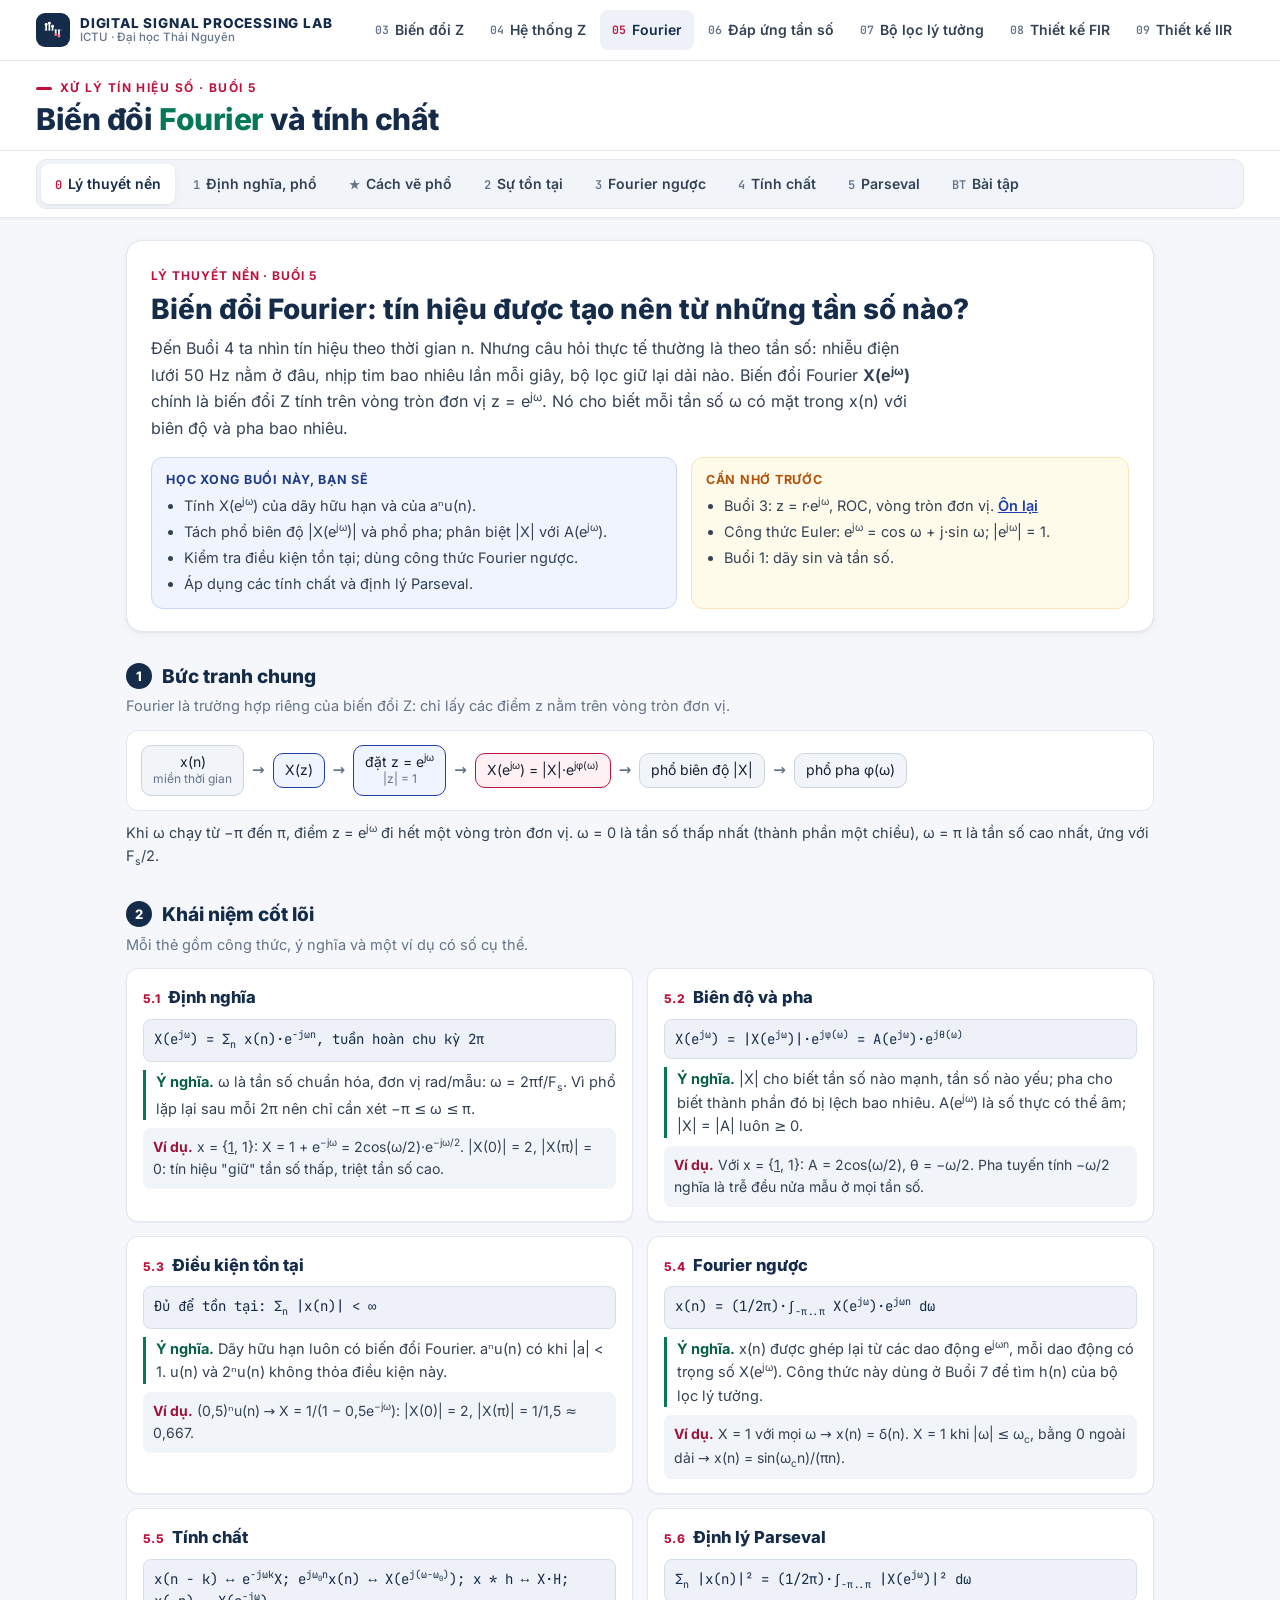
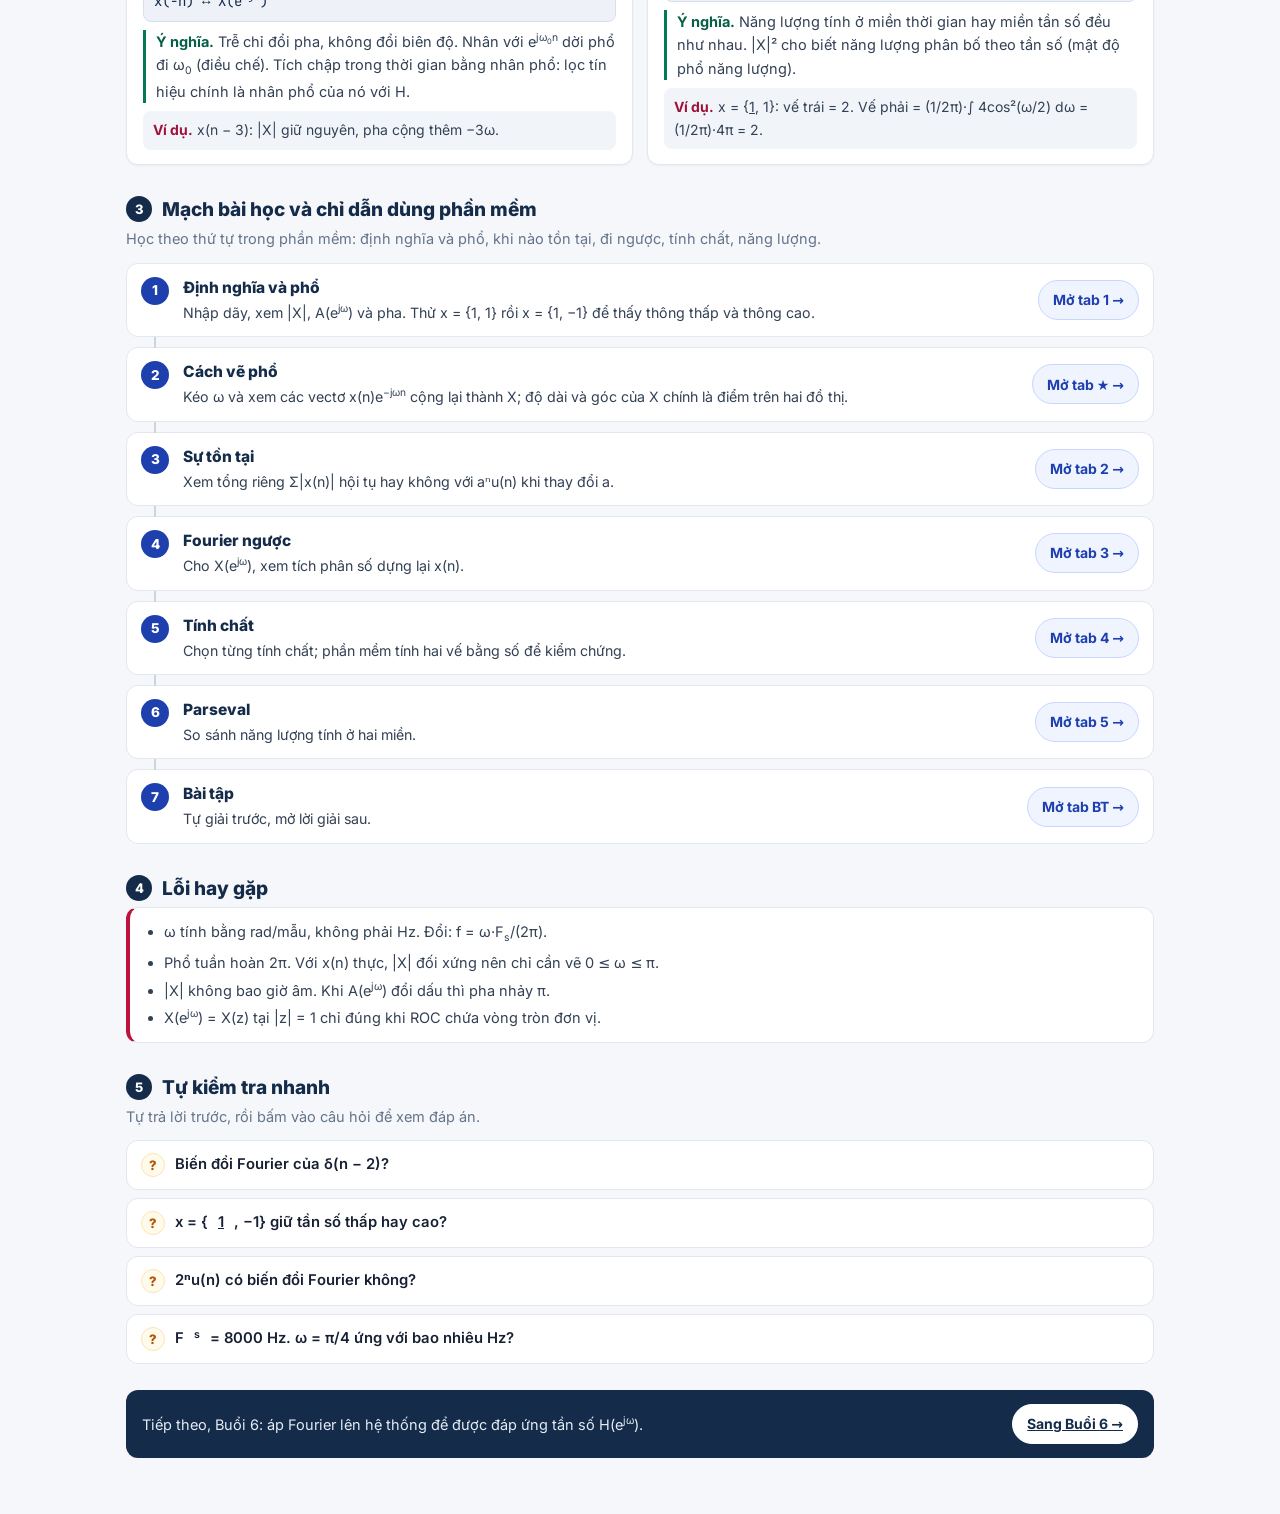
<file: fourier.html>
<!doctype html>
<html lang="vi">
<head>
<meta charset="utf-8">
<meta name="viewport" content="width=device-width, initial-scale=1, viewport-fit=cover">
<title>Biến đổi Fourier – DSP Lab</title>
<link rel="stylesheet" href="fonts/fonts.css">
<link rel="manifest" href="manifest.webmanifest">
<meta name="theme-color" content="#FFFFFF">
<meta name="apple-mobile-web-app-capable" content="yes">
<meta name="mobile-web-app-capable" content="yes">
<meta name="apple-mobile-web-app-status-bar-style" content="default">
<meta name="apple-mobile-web-app-title" content="DSP Lab">
<link rel="apple-touch-icon" href="icons/apple-touch-icon.png">
<link rel="icon" type="image/png" href="icons/favicon-32.png">
<link rel="stylesheet" href="assets/lab.css">

<link rel="stylesheet" href="assets/theme.css">
</head>
<body>
<header class="sitebar tools"><div class="sitebar-in">
  <a class="brand" href="./" aria-label="DSP Lab – Trang chủ"><span class="brand-mark"><svg viewBox="0 0 24 24" aria-hidden="true"><path d="M2 12h20" stroke="#5B7299" stroke-width="1"/><path d="M4.5 12V6M8 12V4.5M11.5 12V8M15 12v5M18.5 12v6.5" stroke="#fff" stroke-width="1.8" stroke-linecap="round"/><circle cx="4.5" cy="6" r="1.6" fill="#fff"/><circle cx="8" cy="4.5" r="1.6" fill="#fff"/><circle cx="11.5" cy="8" r="1.6" fill="#fff"/><circle cx="15" cy="17" r="1.6" fill="#FB7185"/><circle cx="18.5" cy="18.5" r="1.6" fill="#FB7185"/></svg></span><span class="brand-t"><b><span class="full">DIGITAL SIGNAL PROCESSING LAB</span><span class="short">DSP LAB</span></b><small>ICTU · Đại học Thái Nguyên</small></span></a>
  <nav class="sitenav" aria-label="Các phần mềm">
    <a class="home" href="./">Trang chủ</a>
    <a href="day-tin-hieu.html"><span class="n">01</span>Dãy tín hiệu</a>
    <a href="tich-chap.html"><span class="n">02</span>Tích chập</a>
    <a href="bien-doi-z.html"><span class="n">03</span>Biến đổi Z</a>
    <a href="he-thong-z.html"><span class="n">04</span>Hệ thống Z</a>
    <a href="fourier.html" aria-current="page"><span class="n">05</span>Fourier</a>
    <a href="dap-ung-tan-so.html"><span class="n">06</span>Đáp ứng tần số</a>
    <a href="bo-loc-ly-tuong.html"><span class="n">07</span>Bộ lọc lý tưởng</a>
    <a href="thiet-ke-fir.html"><span class="n">08</span>Thiết kế FIR</a>
    <a href="thiet-ke-iir.html"><span class="n">09</span>Thiết kế IIR</a>
  </nav>
</div></header>
<div class="pagehead">
  <div class="wrap">
    <div>
      <div class="eyebrow">Xử lý tín hiệu số · Buổi 5</div>
      <h1>Biến đổi <span class="z">Fourier</span> và tính chất</h1>
    </div>
  </div>
</div>

<nav class="tabs" aria-label="Các phần của bài">
  <div class="wrap">
    <div class="tablist" role="tablist">
      <button class="tab" role="tab" data-tab="dn" id="tb-dn"><span class="no">1</span>Định nghĩa, phổ</button>
      <button class="tab" role="tab" data-tab="ve" id="tb-ve"><span class="no">★</span>Cách vẽ phổ</button>
      <button class="tab" role="tab" data-tab="ton" id="tb-ton"><span class="no">2</span>Sự tồn tại</button>
      <button class="tab" role="tab" data-tab="ng" id="tb-ng"><span class="no">3</span>Fourier ngược</button>
      <button class="tab" role="tab" data-tab="tc" id="tb-tc"><span class="no">4</span>Tính chất</button>
      <button class="tab" role="tab" data-tab="par" id="tb-par"><span class="no">5</span>Parseval</button>
      <button class="tab" role="tab" data-tab="ex" id="tb-ex"><span class="no">BT</span>Bài tập</button>
    </div>
    <button class="toggle" id="toggleCtl" aria-pressed="false" aria-label="Ẩn hoặc hiện bảng điều khiển"><svg viewBox="0 0 24 24" width="18" height="18" aria-hidden="true"><rect x="3" y="4" width="18" height="16" rx="2.5" fill="none" stroke="currentColor" stroke-width="2"/><line x1="9.5" y1="4" x2="9.5" y2="20" stroke="currentColor" stroke-width="2"/></svg><span id="toggleTxt">Ẩn bảng điều khiển</span></button>
  </div>
</nav>

<!--LT--><section class="lt" id="lt-intro" role="tabpanel" aria-labelledby="tb-nen" hidden><div class="lt-in"><div class="lt-hero"><span class="lt-kick">Lý thuyết nền · Buổi 5</span><h2>Biến đổi Fourier: tín hiệu được tạo nên từ những tần số nào?</h2><p class="lt-lead">Đến Buổi 4 ta nhìn tín hiệu theo thời gian n. Nhưng câu hỏi thực tế thường là theo tần số: nhiễu điện lưới 50 Hz nằm ở đâu, nhịp tim bao nhiêu lần mỗi giây, bộ lọc giữ lại dải nào. Biến đổi Fourier <b>X(e<sup>jω</sup>)</b> chính là biến đổi Z tính trên vòng tròn đơn vị z = e<sup>jω</sup>. Nó cho biết mỗi tần số ω có mặt trong x(n) với biên độ và pha bao nhiêu.</p><div class="lt-meta"><div class="lt-box lt-goal"><b class="t">Học xong buổi này, bạn sẽ</b><ul><li>Tính X(e<sup>jω</sup>) của dãy hữu hạn và của aⁿu(n).</li><li>Tách phổ biên độ |X(e<sup>jω</sup>)| và phổ pha; phân biệt |X| với A(e<sup>jω</sup>).</li><li>Kiểm tra điều kiện tồn tại; dùng công thức Fourier ngược.</li><li>Áp dụng các tính chất và định lý Parseval.</li></ul></div><div class="lt-box lt-pre"><b class="t">Cần nhớ trước</b><ul><li>Buổi 3: z = r·e<sup>jω</sup>, ROC, vòng tròn đơn vị. <a href="bien-doi-z.html#roc">Ôn lại</a></li><li>Công thức Euler: e<sup>jω</sup> = cos ω + j·sin ω; |e<sup>jω</sup>| = 1.</li><li>Buổi 1: dãy sin và tần số.</li></ul></div></div></div><div class="lt-sec"><h3><span class="n">1</span>Bức tranh chung</h3><p class="sub">Fourier là trường hợp riêng của biến đổi Z: chỉ lấy các điểm z nằm trên vòng tròn đơn vị.</p><div class="lt-flow"><span class="nd ">x(n)<small>miền thời gian</small></span><span class="ar" aria-hidden="true">→</span><span class="nd bl">X(z)</span><span class="ar" aria-hidden="true">→</span><span class="nd bl">đặt z = e<sup>jω</sup><small>|z| = 1</small></span><span class="ar" aria-hidden="true">→</span><span class="nd hl">X(e<sup>jω</sup>) = |X|·e<sup>jφ(ω)</sup></span><span class="ar" aria-hidden="true">→</span><span class="nd ">phổ biên độ |X|</span><span class="ar" aria-hidden="true">→</span><span class="nd ">phổ pha φ(ω)</span></div><p class="lt-note">Khi ω chạy từ −π đến π, điểm z = e<sup>jω</sup> đi hết một vòng tròn đơn vị. ω = 0 là tần số thấp nhất (thành phần một chiều), ω = π là tần số cao nhất, ứng với F<sub>s</sub>/2.</p></div><div class="lt-sec"><h3><span class="n">2</span>Khái niệm cốt lõi</h3><p class="sub">Mỗi thẻ gồm công thức, ý nghĩa và một ví dụ có số cụ thể.</p><div class="lt-grid"><article class="lt-card"><h4><span class="k">5.1</span>Định nghĩa</h4><div class="lt-f">X(e<sup>jω</sup>) = Σ<sub>n</sub> x(n)·e<sup>−jωn</sup>,  tuần hoàn chu kỳ 2π</div><p class="lt-mean"><b>Ý nghĩa.</b> ω là tần số chuẩn hóa, đơn vị rad/mẫu: ω = 2πf/F<sub>s</sub>. Vì phổ lặp lại sau mỗi 2π nên chỉ cần xét −π ≤ ω ≤ π.</p><div class="lt-ex"><b>Ví dụ.</b> x = {<u>1</u>, 1}: X = 1 + e<sup>−jω</sup> = 2cos(ω/2)·e<sup>−jω/2</sup>. |X(0)| = 2, |X(π)| = 0: tín hiệu "giữ" tần số thấp, triệt tần số cao.</div></article><article class="lt-card"><h4><span class="k">5.2</span>Biên độ và pha</h4><div class="lt-f">X(e<sup>jω</sup>) = |X(e<sup>jω</sup>)|·e<sup>jφ(ω)</sup> = A(e<sup>jω</sup>)·e<sup>jθ(ω)</sup></div><p class="lt-mean"><b>Ý nghĩa.</b> |X| cho biết tần số nào mạnh, tần số nào yếu; pha cho biết thành phần đó bị lệch bao nhiêu. A(e<sup>jω</sup>) là số thực có thể âm; |X| = |A| luôn ≥ 0.</p><div class="lt-ex"><b>Ví dụ.</b> Với x = {<u>1</u>, 1}: A = 2cos(ω/2), θ = −ω/2. Pha tuyến tính −ω/2 nghĩa là trễ đều nửa mẫu ở mọi tần số.</div></article><article class="lt-card"><h4><span class="k">5.3</span>Điều kiện tồn tại</h4><div class="lt-f">Đủ để tồn tại: Σ<sub>n</sub> |x(n)| &lt; ∞</div><p class="lt-mean"><b>Ý nghĩa.</b> Dãy hữu hạn luôn có biến đổi Fourier. aⁿu(n) có khi |a| &lt; 1. u(n) và 2ⁿu(n) không thỏa điều kiện này.</p><div class="lt-ex"><b>Ví dụ.</b> (0,5)ⁿu(n) → X = 1/(1 − 0,5e<sup>−jω</sup>): |X(0)| = 2, |X(π)| = 1/1,5 ≈ 0,667.</div></article><article class="lt-card"><h4><span class="k">5.4</span>Fourier ngược</h4><div class="lt-f">x(n) = (1/2π)·∫<sub>−π..π</sub> X(e<sup>jω</sup>)·e<sup>jωn</sup> dω</div><p class="lt-mean"><b>Ý nghĩa.</b> x(n) được ghép lại từ các dao động e<sup>jωn</sup>, mỗi dao động có trọng số X(e<sup>jω</sup>). Công thức này dùng ở Buổi 7 để tìm h(n) của bộ lọc lý tưởng.</p><div class="lt-ex"><b>Ví dụ.</b> X = 1 với mọi ω → x(n) = δ(n). X = 1 khi |ω| ≤ ω<sub>c</sub>, bằng 0 ngoài dải → x(n) = sin(ω<sub>c</sub>n)/(πn).</div></article><article class="lt-card"><h4><span class="k">5.5</span>Tính chất</h4><div class="lt-f wrap">x(n − k) ↔ e<sup>−jωk</sup>X;   e<sup>jω<sub>0</sub>n</sup>x(n) ↔ X(e<sup>j(ω−ω<sub>0</sub>)</sup>);   x * h ↔ X·H;   x(−n) ↔ X(e<sup>−jω</sup>)</div><p class="lt-mean"><b>Ý nghĩa.</b> Trễ chỉ đổi pha, không đổi biên độ. Nhân với e<sup>jω<sub>0</sub>n</sup> dời phổ đi ω<sub>0</sub> (điều chế). Tích chập trong thời gian bằng nhân phổ: lọc tín hiệu chính là nhân phổ của nó với H.</p><div class="lt-ex"><b>Ví dụ.</b> x(n − 3): |X| giữ nguyên, pha cộng thêm −3ω.</div></article><article class="lt-card"><h4><span class="k">5.6</span>Định lý Parseval</h4><div class="lt-f">Σ<sub>n</sub> |x(n)|² = (1/2π)·∫<sub>−π..π</sub> |X(e<sup>jω</sup>)|² dω</div><p class="lt-mean"><b>Ý nghĩa.</b> Năng lượng tính ở miền thời gian hay miền tần số đều như nhau. |X|² cho biết năng lượng phân bố theo tần số (mật độ phổ năng lượng).</p><div class="lt-ex"><b>Ví dụ.</b> x = {<u>1</u>, 1}: vế trái = 2. Vế phải = (1/2π)·∫ 4cos²(ω/2) dω = (1/2π)·4π = 2.</div></article></div></div><div class="lt-sec"><h3><span class="n">3</span>Mạch bài học và chỉ dẫn dùng phần mềm</h3><p class="sub">Học theo thứ tự trong phần mềm: định nghĩa và phổ, khi nào tồn tại, đi ngược, tính chất, năng lượng.</p><ol class="lt-path"><li><div><h4>Định nghĩa và phổ</h4><p>Nhập dãy, xem |X|, A(e<sup>jω</sup>) và pha. Thử x = {1, 1} rồi x = {1, −1} để thấy thông thấp và thông cao.</p></div><button type="button" class="lt-go" data-open="dn">Mở tab 1 →</button></li><li><div><h4>Cách vẽ phổ</h4><p>Kéo ω và xem các vectơ x(n)e<sup>−jωn</sup> cộng lại thành X; độ dài và góc của X chính là điểm trên hai đồ thị.</p></div><button type="button" class="lt-go" data-open="ve">Mở tab ★ →</button></li><li><div><h4>Sự tồn tại</h4><p>Xem tổng riêng Σ|x(n)| hội tụ hay không với aⁿu(n) khi thay đổi a.</p></div><button type="button" class="lt-go" data-open="ton">Mở tab 2 →</button></li><li><div><h4>Fourier ngược</h4><p>Cho X(e<sup>jω</sup>), xem tích phân số dựng lại x(n).</p></div><button type="button" class="lt-go" data-open="ng">Mở tab 3 →</button></li><li><div><h4>Tính chất</h4><p>Chọn từng tính chất; phần mềm tính hai vế bằng số để kiểm chứng.</p></div><button type="button" class="lt-go" data-open="tc">Mở tab 4 →</button></li><li><div><h4>Parseval</h4><p>So sánh năng lượng tính ở hai miền.</p></div><button type="button" class="lt-go" data-open="par">Mở tab 5 →</button></li><li><div><h4>Bài tập</h4><p>Tự giải trước, mở lời giải sau.</p></div><button type="button" class="lt-go" data-open="ex">Mở tab BT →</button></li></ol></div><div class="lt-sec"><h3><span class="n">4</span>Lỗi hay gặp</h3><div class="lt-warn"><ul><li>ω tính bằng rad/mẫu, không phải Hz. Đổi: f = ω·F<sub>s</sub>/(2π).</li><li>Phổ tuần hoàn 2π. Với x(n) thực, |X| đối xứng nên chỉ cần vẽ 0 ≤ ω ≤ π.</li><li>|X| không bao giờ âm. Khi A(e<sup>jω</sup>) đổi dấu thì pha nhảy π.</li><li>X(e<sup>jω</sup>) = X(z) tại |z| = 1 chỉ đúng khi ROC chứa vòng tròn đơn vị.</li></ul></div></div><div class="lt-sec"><h3><span class="n">5</span>Tự kiểm tra nhanh</h3><p class="sub">Tự trả lời trước, rồi bấm vào câu hỏi để xem đáp án.</p><div class="lt-q"><details><summary>Biến đổi Fourier của δ(n − 2)?</summary><div class="a">e<sup>−j2ω</sup>: biên độ bằng 1 ở mọi tần số, pha −2ω.</div></details><details><summary>x = {<u>1</u>, −1} giữ tần số thấp hay cao?</summary><div class="a">X = 1 − e<sup>−jω</sup>: |X(0)| = 0, |X(π)| = 2, nên giữ tần số cao.</div></details><details><summary>2ⁿu(n) có biến đổi Fourier không?</summary><div class="a">Không, vì Σ|x(n)| = ∞ (ROC |z| &gt; 2 không chứa vòng tròn đơn vị).</div></details><details><summary>F<sub>s</sub> = 8000 Hz. ω = π/4 ứng với bao nhiêu Hz?</summary><div class="a">f = ω·F<sub>s</sub>/(2π) = (π/4)·8000/(2π) = 1000 Hz.</div></details></div></div><div class="lt-next"><p>Tiếp theo, Buổi 6: áp Fourier lên hệ thống để được đáp ứng tần số H(e<sup>jω</sup>).</p><a class="lt-go" href="dap-ung-tan-so.html">Sang Buổi 6 →</a></div></div></section><!--/LT-->
<main>
<div class="wrap">
<!-- ============ 1. ĐỊNH NGHĨA ============ -->
<section class="tabpanel" id="p-dn" hidden>
  <div class="panel-grid">
    <aside class="controls">
      <div class="field"><span class="lbl">Loại tín hiệu</span>
        <div class="seg2" id="dn-kind"><button data-k="fin" aria-pressed="true">Dãy hữu hạn</button><button data-k="exp" aria-pressed="false">aⁿ·u(n)</button></div></div>
      <div id="dn-fin">
        <div class="field"><span class="lbl">Các mẫu x(n)</span><input type="text" id="dn-x" value="1 1 1"><small>Cách nhau bằng dấu cách.</small></div>
        <div class="field" style="margin-top:10px"><span class="lbl">Mẫu đầu tiên ở n =</span><input type="number" id="dn-n0" value="-1" step="1"></div>
      </div>
      <div id="dn-exp" hidden>
        <div class="field"><span class="lbl">Hệ số a (|a| &lt; 1)</span><input type="text" id="dn-a" value="0,5"></div>
      </div>
      <div class="field"><span class="lbl">Ví dụ có sẵn</span>
        <div class="chips">
          <button class="chip small" data-dn="fin|1 1 1|-1">δ(n−1)+δ(n)+δ(n+1)</button>
          <button class="chip small" data-dn="fin|1 1 1|0">rect₃(n)</button>
          <button class="chip small" data-dn="fin|1 1 1 1|0">rect₄(n)</button>
          <button class="chip small" data-dn="exp|0,5">(1/2)ⁿu(n)</button>
          <button class="chip small" data-dn="exp|-0,8">(−0,8)ⁿu(n)</button>
          <button class="chip small" data-dn="fin|1 2 1|0">{1; 2; 1}</button>
        </div></div>
      <div class="field"><span class="lbl">Cách thể hiện X(e<sup>jω</sup>)</span>
        <div class="seg2" id="dn-view"><button data-v="ma" aria-pressed="true">Biên độ và pha</button><button data-v="ri" aria-pressed="false">Thực và ảo</button></div></div>
    </aside>
    <div class="out">
      <div class="card">
        <h2>Biến đổi Fourier: phân tích tín hiệu thành các tần số</h2>
        <div class="intro">
          <div class="why"><b>Vì sao cần</b>Buổi 1–4 nhìn tín hiệu theo thời gian n. Nhiều câu hỏi lại là về tần số: tín hiệu có những âm trầm, âm cao nào, bộ lọc giữ lại tần số nào.</div>
          <div class="what"><b>Là gì</b>X(e<sup>jω</sup>) = Σ x(n)·e<sup>−jωn</sup>. Mỗi tần số ω cho một số phức: độ lớn cho biết thành phần ω mạnh hay yếu, góc cho biết nó lệch pha bao nhiêu.</div>
          <div class="use"><b>Ứng dụng</b>Phổ âm thanh, nén MP3, lọc nhiễu, phân tích rung động máy móc. Buổi 6 dùng nó để mô tả hệ thống, Buổi 7–9 để thiết kế bộ lọc.</div>
        </div>
        <p class="ref">Mục 5.1.1 bài giảng. X(e<sup>jω</sup>) tuần hoàn chu kỳ 2π nên chỉ cần xét ω trong [−π, π].</p>
      </div>
      <div class="card">
        <h2>Từng bước tính X(e<sup>jω</sup>)</h2>
        <ol class="steps" id="dn-steps"></ol>
      </div>
      <div class="card">
        <div class="plot-hd"><h3>Tín hiệu x(n)</h3></div>
        <div class="plot" id="dn-xplot"></div>
      </div>
      <div class="card">
        <div class="plot-hd"><h3 id="dn-p1t">Phổ biên độ |X(e<sup>jω</sup>)|</h3></div>
        <div class="plot" id="dn-p1"></div>
        <div class="plot-hd" style="margin-top:12px"><h3 id="dn-p2t">Phổ pha φ(ω)</h3></div>
        <div class="plot" id="dn-p2"></div>
        <div class="tbl-wrap" id="dn-tbl" style="margin-top:12px"></div>
      </div>
      <div class="card">
        <h2>Độ lớn A(e<sup>jω</sup>) khác modun |X(e<sup>jω</sup>)| thế nào</h2>
        <p>Ví dụ bài giảng: X(e<sup>jω</sup>) = e<sup>−jω</sup>·sin 2ω. Độ lớn A(e<sup>jω</sup>) = sin 2ω là số <b>thực, có thể âm</b>; modun |X| = |sin 2ω| luôn dương. Chỗ A đổi dấu, pha nhảy một lượng π.</p>
        <div class="plot" id="dn-A"></div>
        <div id="dn-Aleg"></div>
        <div class="res math">Re[X] = cos ω·sin 2ω &nbsp;·&nbsp; Im[X] = −sin ω·sin 2ω &nbsp;·&nbsp; A(e<sup>jω</sup>) = sin 2ω, θ(ω) = −ω</div>
        <p class="key">Chú ý dấu: e<sup>−jω</sup> = cos ω − j·sin ω nên phần ảo mang dấu trừ.</p>
      </div>
      <div class="card">
        <div class="hd-row"><h2>Lệnh MATLAB tương ứng</h2><button class="btn ghost" id="dn-copy">Sao chép</button></div>
        <pre class="code" id="dn-code"></pre>
      </div>
    </div>
  </div>
</section>

<!-- ============ ★. CÁCH VẼ PHỔ ============ -->
<section class="tabpanel" id="p-ve" hidden>
  <div class="panel-grid">
    <aside class="controls">
      <div class="field"><span class="lbl">Loại tín hiệu</span>
        <div class="seg2" id="ve-kind"><button data-k="fin" aria-pressed="true">Dãy hữu hạn</button><button data-k="exp" aria-pressed="false">aⁿ·u(n)</button></div></div>
      <div id="ve-fin">
        <div class="field"><span class="lbl">Các mẫu x(n)</span><input type="text" id="ve-x" value="1 2 3"><small>Cách nhau bằng dấu cách, tối đa 12 mẫu.</small></div>
        <div class="field" style="margin-top:10px"><span class="lbl">Mẫu đầu tiên ở n =</span><input type="number" id="ve-n0" value="0" step="1"></div>
      </div>
      <div id="ve-exp" hidden>
        <div class="field"><span class="lbl">Hệ số a (|a| &lt; 1)</span><input type="text" id="ve-a" value="0,5"></div>
      </div>
      <div class="field"><span class="lbl">Ví dụ có sẵn</span>
        <div class="chips">
          <button class="chip small" data-ve="fin|1 1|0">{1; 1}</button>
          <button class="chip small" data-ve="fin|1 -1|0">{1; −1}</button>
          <button class="chip small" data-ve="fin|1 2 3|0">{1; 2; 3}</button>
          <button class="chip small" data-ve="fin|1 1 1 1 1|0">rect₅(n)</button>
          <button class="chip small" data-ve="exp|0,5">(1/2)ⁿu(n)</button>
        </div></div>
      <div class="field"><span class="lbl">Tần số ω = <b id="ve-wo">π/2</b></span>
        <input type="range" id="ve-w" min="0" max="1" step="0.005" value="0.5" aria-label="Tần số ω, đơn vị π">
        <small>Kéo từ 0 đến π. Vectơ cam và chấm trên đồ thị di chuyển theo.</small></div>
      <div class="chips">
        <button class="chip small" data-vw="0">0</button><button class="chip small" data-vw="0.25">π/4</button><button class="chip small" data-vw="0.5">π/2</button><button class="chip small" data-vw="0.75">3π/4</button><button class="chip small" data-vw="1">π</button>
      </div>
      <div class="field"><button class="btn" id="ve-play" type="button">Chạy tự động</button></div>
      <div class="field"><span class="lbl">Đồ thị hiển thị</span>
        <div class="seg2" id="ve-mode"><button data-m="pts" aria-pressed="false">Chỉ các điểm đã chấm</button><button data-m="curve" aria-pressed="true">Nối thành đường cong</button></div></div>
    </aside>
    <div class="out">
      <div class="card">
        <h2>Đồ thị phổ được vẽ ra như thế nào?</h2>
        <div class="intro">
          <div class="why"><b>Vì sao cần</b>Sau khi có công thức X(e<sup>jω</sup>), nhiều bạn chưa biết biến nó thành hai đồ thị |X| và φ bằng cách nào. Thật ra chỉ là chấm điểm rồi nối.</div>
          <div class="what"><b>Là gì</b>Với mỗi ω, X là một số phức. Mỗi mẫu x(n) cho một vectơ độ dài |x(n)|, góc −ωn. Cộng các vectơ được X: độ dài là |X|, góc là φ.</div>
          <div class="use"><b>Ứng dụng</b>Ước lượng phổ bằng tay trong bài kiểm tra, kiểm tra kết quả của phần mềm, và hiểu vì sao bộ lọc cho qua hay chặn một tần số.</div>
        </div>
        <ol class="steps" style="margin-top:12px">
          <li><div><b>Viết X dạng đa thức theo z = e<sup>−jω</sup>.</b> Hệ số chính là x(n). Ví dụ x = {1; 2; 3} thì X = 1 + 2z + 3z².</div></li>
          <li><div><b>Chọn vài giá trị ω:</b> 0, π/4, π/2, 3π/4, π. Tín hiệu thực có phổ đối xứng nên chỉ cần ω từ 0 đến π.</div></li>
          <li><div><b>Tại mỗi ω, cộng các vectơ x(n)·e<sup>−jωn</sup> nối đuôi nhau</b> (hình bên dưới). Vectơ tổng X: độ dài là |X|, góc là φ.</div></li>
          <li><div><b>Chấm các điểm (ω, |X|) và (ω, φ) rồi nối lại.</b> Máy tính làm đúng như vậy với vài trăm điểm.</div></li>
        </ol>
        <p class="key">Hai điểm kiểm tra nhanh: X(0) = Σx(n) (cộng hết các mẫu); X(π) = x(0) − x(1) + x(2) − … (cộng đan dấu).</p>
      </div>
      <div class="card">
        <div class="plot-hd"><h3>Bước 3: cộng vectơ trên mặt phẳng phức</h3>
          <div class="seg2" id="ve-dim" role="group" aria-label="Chế độ xem"><button data-d="2d" aria-pressed="true">Dạng 2D</button><button data-d="3d" aria-pressed="false">Dạng 3D</button></div></div>
        <div class="plot" id="ve-ph"></div>
        <div id="ve-3d" hidden>
          <p class="key" style="margin:0 0 8px">Thêm trục thứ ba là <b>n</b>. Mẫu x(n) được đặt ở độ cao n. Khi n tăng, vectơ quay một góc −ω mỗi mẫu nên các đầu mũi tạo thành một <b>xoắn ốc</b>. Cộng các vectơ nối đuôi nhau thì đường cộng cũng leo dần theo n, còn <b>bóng của nó trên mặt sàn chính là hình 2D</b>. Chạm và kéo trên hình để xoay.</p>
          <div class="plot" id="ve-ph3" style="touch-action:none;cursor:grab"></div>
          <div id="ve-3leg"></div>
          <div class="field" style="margin-top:8px"><span class="lbl">Chọn góc nhìn</span>
            <div class="chips">
              <button class="chip small" data-v3="0|90">Từ trên xuống (ra hình 2D)</button>
              <button class="chip small" data-v3="0|0">Nhìn ngang: thấy cos</button>
              <button class="chip small" data-v3="-90|0">Nhìn bên: thấy sin</button>
              <button class="chip small" data-v3="35|28">Xiên 3D</button>
            </div></div>
          <div class="panel-grid" style="grid-template-columns:repeat(auto-fit,minmax(220px,1fr));gap:10px 18px;margin-top:8px;display:grid">
            <div class="field"><span class="lbl">Xoay quanh trục n: <b id="ve-yawo">35°</b></span><input type="range" id="ve-yaw" min="-180" max="180" step="1" value="35" aria-label="Góc xoay ngang"></div>
            <div class="field"><span class="lbl">Độ cao góc nhìn: <b id="ve-pitcho">28°</b></span><input type="range" id="ve-pitch" min="0" max="90" step="1" value="28" aria-label="Độ cao góc nhìn"></div>
          </div>
          <div class="chips" style="margin-top:8px;align-items:center">
            <label class="switch"><input type="checkbox" id="ve-spiral" checked> Xoắn ốc các số hạng</label>
            <label class="switch"><input type="checkbox" id="ve-chain" checked> Chuỗi cộng nối đuôi</label>
            <button class="btn ghost" id="ve-spin" type="button">Tự xoay</button>
          </div>
          <p class="key" id="ve-3note" style="margin-top:8px"></p>
        </div>
        <div class="res math" id="ve-read"></div>
        <ol class="steps" id="ve-steps" style="margin-top:10px"></ol>
      </div>
      <div class="card">
        <div class="plot-hd"><h3>Bước 4: chấm điểm lên phổ biên độ |X(e<sup>jω</sup>)|</h3></div>
        <div class="plot" id="ve-p1"></div>
        <div class="plot-hd" style="margin-top:12px"><h3>Chấm điểm lên phổ pha φ(ω)</h3></div>
        <div class="plot" id="ve-p2"></div>
        <div class="tbl-wrap" id="ve-tbl" style="margin-top:12px"></div>
      </div>
      <div class="card" id="ve-draw">
        <h2>Chi tiết cách vẽ đồ thị, làm tay trên giấy kẻ ô</h2>
        <p class="key">Các con số bên dưới tự đổi theo tín hiệu đang chọn ở bảng điều khiển.</p>
        <ol class="steps" id="ve-dsteps"></ol>
        <h3 style="margin:16px 0 6px">Vẽ chậm từng điểm</h3>
        <div class="chips" style="margin-bottom:8px">
          <button class="btn ghost" id="ve-sprev" type="button">◀ Lùi</button>
          <button class="btn" id="ve-snext" type="button">Tiếp ▶</button>
          <button class="btn ghost" id="ve-sreset" type="button">Làm lại từ đầu</button>
        </div>
        <div class="res math" id="ve-scap"></div>
        <div class="plot-hd" style="margin-top:10px"><h3>Đồ thị biên độ |X| (đang vẽ)</h3></div>
        <div class="plot" id="ve-s1"></div>
        <div class="plot-hd" style="margin-top:10px"><h3>Đồ thị pha φ, tính bằng độ (đang vẽ)</h3></div>
        <div class="plot" id="ve-s2"></div>
      </div>
      <div class="card">
        <h2>Vì sao đồ thị pha hay bị gãy răng cưa?</h2>
        <p>Máy tính chỉ cho góc trong khoảng −π đến π (hàm arctan). Khi góc thật vượt qua π thì nó được “gói” lại về −π, nên một đường thẳng bị cắt thành nhiều đoạn. Đó vẫn là cùng một đường thẳng, chỉ cộng thêm 2π. Ngoài ra, nếu độ lớn A(e<sup>jω</sup>) đổi dấu (ví dụ sin(3ω/2)/sin(ω/2) từ dương sang âm) thì pha nhảy thêm π. Thử rect₅ rồi kéo ω qua 2π/5 để thấy vectơ X thu về 0 rồi “lật” sang phía bên kia.</p>
      </div>
    </div>
  </div>
</section>

<!-- ============ 2. SỰ TỒN TẠI ============ -->
<section class="tabpanel" id="p-ton" hidden>
  <div class="panel-grid">
    <aside class="controls">
      <div class="field"><span class="lbl">Dãy x(n) = aⁿ·u(n − k)</span></div>
      <div class="row2">
        <div class="field"><span class="lbl">a</span><input type="text" id="ton-a" value="0,5"></div>
        <div class="field"><span class="lbl">k</span><input type="number" id="ton-k" value="0" step="1"></div>
      </div>
      <div class="field"><span class="lbl">Ví dụ bài giảng</span>
        <div class="chips">
          <button class="chip small" data-ton="3|1">3ⁿ·u(n−1)</button>
          <button class="chip small" data-ton="1|0">u(n)</button>
          <button class="chip small" data-ton="0,5|0">(1/2)ⁿ·u(n)</button>
          <button class="chip small" data-ton="0,8|0">(0,8)ⁿ·u(n)</button>
          <button class="chip small" data-ton="-0,9|0">(−0,9)ⁿ·u(n)</button>
        </div></div>
      <small class="muted">Dãy hữu hạn như δ(n−1) + δ(n) luôn có biến đổi Fourier vì tổng chỉ có vài số hạng.</small>
    </aside>
    <div class="out">
      <div class="card">
        <h2>Khi nào biến đổi Fourier tồn tại?</h2>
        <div class="intro">
          <div class="why"><b>Vì sao cần</b>X(e<sup>jω</sup>) là tổng vô hạn. Nếu tổng to ra mãi thì không có phổ để vẽ.</div>
          <div class="what"><b>Điều kiện</b>Σ|x(n)| &lt; ∞ (tổng tuyệt đối hội tụ). Tín hiệu có năng lượng hữu hạn thì biến đổi Fourier luôn tồn tại.</div>
          <div class="use"><b>Nối với Buổi 3–4</b>Fourier là biến đổi Z trên vòng tròn |z| = 1. Tồn tại khi ROC chứa vòng tròn đơn vị, giống điều kiện ổn định.</div>
        </div>
        <p class="ref">Mục 5.1.2 bài giảng, công thức (5.9).</p>
      </div>
      <div class="card">
        <h2>Kiểm tra từng bước</h2>
        <ol class="steps" id="ton-steps"></ol>
        <div id="ton-verdict"></div>
      </div>
      <div class="card">
        <div class="plot-hd"><h3>Tổng tuyệt đối cộng dồn S<sub>N</sub> = Σ<sub>n≤N</sub> |x(n)|</h3></div>
        <div class="plot" id="ton-plot"></div>
        <p class="key">Đường nằm ngang dần: tổng hội tụ, Fourier tồn tại. Đường dốc lên mãi: tổng vô hạn, không tồn tại.</p>
      </div>
    </div>
  </div>
</section>

<!-- ============ 3. FOURIER NGƯỢC ============ -->
<section class="tabpanel" id="p-ng" hidden>
  <div class="panel-grid">
    <aside class="controls">
      <div class="field"><span class="lbl">X(e<sup>jω</sup>) = e<sup>−jkω</sup> khi |ω| ≤ ω<sub>c</sub>, bằng 0 khi khác</span></div>
      <div class="field"><span class="lbl">ω<sub>c</sub> (phần của π)</span>
        <div class="rangeRow"><input type="range" id="ng-wc" min="0.05" max="1" step="0.05" value="0.5"><output id="ng-wco">π/2</output></div></div>
      <div class="field"><span class="lbl">Độ trễ k</span><input type="number" id="ng-k" value="4" step="1"></div>
      <div class="chips"><button class="chip small" data-ng="0.5|4">Ví dụ bài giảng</button><button class="chip small" data-ng="0.25|0">ω<sub>c</sub> = π/4, k = 0</button></div>
    </aside>
    <div class="out">
      <div class="card">
        <h2>Biến đổi Fourier ngược: từ phổ quay về dãy số</h2>
        <div class="intro">
          <div class="why"><b>Vì sao cần</b>Bộ lọc thường được mô tả bằng phổ mong muốn. Muốn làm ra bộ lọc phải biết dãy h(n) tương ứng.</div>
          <div class="what"><b>Công thức</b>x(n) = (1/2π)·∫<sub>−π</sub><sup>π</sup> X(e<sup>jω</sup>)·e<sup>jωn</sup> dω.</div>
          <div class="use"><b>Ứng dụng</b>Chính là cách tìm h(n) của bộ lọc lý tưởng ở Buổi 7 và bước 2 của phương pháp cửa sổ ở Buổi 8.</div>
        </div>
        <p class="ref">Mục 5.1.3 bài giảng.</p>
      </div>
      <div class="card"><h2>Lời giải từng bước</h2><ol class="steps" id="ng-steps"></ol></div>
      <div class="card">
        <div class="plot-hd"><h3>|X(e<sup>jω</sup>)| (khung chữ nhật)</h3></div>
        <div class="plot" id="ng-X"></div>
        <div class="plot-hd" style="margin-top:12px"><h3>x(n) tìm được</h3></div>
        <div class="plot" id="ng-x"></div>
        <div id="ng-check"></div>
      </div>
    </div>
  </div>
</section>

<!-- ============ 4. TÍNH CHẤT ============ -->
<section class="tabpanel" id="p-tc" hidden>
  <div class="panel-grid">
    <aside class="controls">
      <div class="field"><span class="lbl">Tính chất</span>
        <select id="tc-prop">
          <option value="lin">Tuyến tính</option>
          <option value="tre" selected>Trễ</option>
          <option value="dich">Trễ tần số (điều chế)</option>
          <option value="chap">Tích chập</option>
          <option value="dao">Đảo biến số</option>
          <option value="dx">Đối xứng (tín hiệu thực)</option>
          <option value="vp">Vi phân trong miền tần số</option>
        </select></div>
      <div class="field"><span class="lbl">x₁(n)</span><input type="text" id="tc-x1" value="1 1 1"></div>
      <div class="field"><span class="lbl">x₁ bắt đầu ở n =</span><input type="number" id="tc-n1" value="0" step="1"></div>
      <div class="field" id="tc-x2f"><span class="lbl">x₂(n) (bắt đầu ở n = 0)</span><input type="text" id="tc-x2" value="1 0,5 0 -0,5"></div>
      <div class="field" id="tc-pf"><span class="lbl" id="tc-pl">Tham số</span><input type="text" id="tc-p" value="2"></div>
      <small class="muted" id="tc-hint"></small>
    </aside>
    <div class="out">
      <div class="card"><h2 id="tc-title"></h2><div id="tc-what"></div></div>
      <div class="card">
        <div class="plot-hd"><h3>Tín hiệu</h3></div>
        <div class="plot" id="tc-xp"></div>
        <div class="plot-hd" style="margin-top:12px"><h3 id="tc-p1t"></h3></div>
        <div class="plot" id="tc-p1"></div>
        <div id="tc-p1l"></div>
        <div class="plot-hd" style="margin-top:12px"><h3 id="tc-p2t"></h3></div>
        <div class="plot" id="tc-p2"></div>
        <div id="tc-p2l"></div>
        <div id="tc-check"></div>
      </div>
    </div>
  </div>
</section>

<!-- ============ 5. PARSEVAL ============ -->
<section class="tabpanel" id="p-par" hidden>
  <div class="panel-grid">
    <aside class="controls">
      <div class="field"><span class="lbl">Loại tín hiệu</span>
        <div class="seg2" id="par-kind"><button data-k="exp" aria-pressed="true">aⁿ·u(n)</button><button data-k="fin" aria-pressed="false">Dãy hữu hạn</button></div></div>
      <div class="field" id="par-ef"><span class="lbl">a (|a| &lt; 1)</span><input type="text" id="par-a" value="0,5"></div>
      <div class="field" id="par-ff" hidden><span class="lbl">Các mẫu (bắt đầu n = 0)</span><input type="text" id="par-x" value="1 2 3"></div>
      <div class="chips"><button class="chip small" data-par="exp|0,5">Ví dụ bài giảng (1/2)ⁿu(n)</button><button class="chip small" data-par="fin|1 2 3">{1; 2; 3}</button><button class="chip small" data-par="exp|0,9">(0,9)ⁿu(n)</button></div>
    </aside>
    <div class="out">
      <div class="card">
        <h2>Quan hệ Parseval: năng lượng đo ở miền nào cũng như nhau</h2>
        <div class="intro">
          <div class="why"><b>Vì sao cần</b>Muốn biết năng lượng của tín hiệu nằm ở tần số nào: nhiễu tập trung ở đâu, bộ lọc bỏ đi bao nhiêu năng lượng.</div>
          <div class="what"><b>Công thức</b>Σ|x(n)|² = (1/2π)·∫|X(e<sup>jω</sup>)|² dω. S<sub>xx</sub>(e<sup>jω</sup>) = |X(e<sup>jω</sup>)|² gọi là phổ mật độ năng lượng.</div>
          <div class="use"><b>Ứng dụng</b>Đo công suất nhiễu theo dải tần, đánh giá bộ lọc giữ lại bao nhiêu phần trăm năng lượng.</div>
        </div>
        <p class="ref">Mục 5.2.7 bài giảng.</p>
      </div>
      <div class="card"><h2>Tính hai vế</h2><ol class="steps" id="par-steps"></ol><div id="par-res"></div></div>
      <div class="card">
        <div class="plot-hd"><h3>Phổ mật độ năng lượng S<sub>xx</sub>(e<sup>jω</sup>) = |X(e<sup>jω</sup>)|²</h3></div>
        <div class="plot" id="par-plot"></div>
        <p class="key">Diện tích dưới đường cong chia cho 2π đúng bằng năng lượng E<sub>x</sub>.</p>
      </div>
    </div>
  </div>
</section>

<!-- ============ BÀI TẬP ============ -->
<section class="tabpanel" id="p-ex" hidden>
  <div class="panel-grid">
    <aside class="controls">
      <label class="switch"><input type="checkbox" id="ex-class"> Chế độ lên lớp</label>
      <small class="muted">Bật để ẩn lời giải, bấm “Hiện bước tiếp” để mở từng bước khi giảng.</small>
      <div class="field"><span class="lbl">Lọc theo nhóm</span>
        <div class="chips" id="ex-filter">
          <button class="chip small" data-g="all" aria-pressed="true">Tất cả</button>
          <button class="chip small" data-g="A" aria-pressed="false">A. Tính phổ</button>
          <button class="chip small" data-g="B" aria-pressed="false">B. Tồn tại</button>
          <button class="chip small" data-g="C" aria-pressed="false">C. Ngược</button>
          <button class="chip small" data-g="D" aria-pressed="false">D. Tính chất</button>
          <button class="chip small" data-g="E" aria-pressed="false">E. Parseval</button>
        </div></div>
    </aside>
    <div class="out" id="ex-list"></div>
  </div>
</section>

<footer>Biến đổi Fourier · Xử lý tín hiệu số · NGUYỄN SỸ HIỆP · Trường Đại học Công nghệ Thông tin và Truyền thông – ĐH Thái Nguyên</footer>
</div>
</main>
<script>(function(){var a=document.querySelector('.sitenav a[aria-current]');if(a&&a.scrollIntoView){var n=a.parentNode;n.scrollLeft=a.offsetLeft-n.clientWidth/2+a.clientWidth/2;}})();</script>
<script src="assets/zcore.js"></script>
<script src="assets/fcore.js"></script>
<script>
/* =================== BUỔI 5: BIẾN ĐỔI FOURIER =================== */
const WW = wGrid(721, true);
const ej = (k) => { // chuỗi e^{-jωk}
  if (k === 0) return '';
  const e = -k; return `e<sup>${e < 0 ? '−' : ''}j${Math.abs(e) === 1 ? '' : Math.abs(e)}ω</sup>`;
};
function sumStr(x, n0){ // Σ x(n)e^{-jωn}
  let s = '';
  x.forEach((v, i) => { if (isZ(v)) return; const n = n0 + i, A = Math.abs(v); const co = (Math.abs(A - 1) < 1e-12 && n !== 0) ? '' : fmt(A); const t = co + (co && n !== 0 ? '·' : '') + ej(n); s += (s ? (v < 0 ? ' − ' : ' + ') : (v < 0 ? '−' : '')) + (t || '1'); });
  return s || '0';
}
function seqPlot(el, x, n0, color = COL.x, label){ const n = x.map((_, i) => n0 + i); const lo = Math.min(n[0], 0) - 2, hi = Math.max(n[n.length - 1], 0) + 2; stemPlot(el, {nmin: lo, nmax: hi, series: [{n, v: x, color}], values: true, height: 190, label}); }
function specPlots(id1, id2, H, view, extra = {}){
  if (view === 'ri'){
    linePlot($(id1), Object.assign({x: WW, series: [{y: H.map(c => c.re), color: COL.x}], ylabel: 'Re', label: 'Phần thực'}, extra));
    linePlot($(id2), {x: WW, series: [{y: H.map(c => c.im), color: COL.y}], ylabel: 'Im', label: 'Phần ảo'});
  } else {
    linePlot($(id1), Object.assign({x: WW, series: [{y: H.map(cabs), color: COL.x}], ylabel: '|X|', label: 'Phổ biên độ'}, extra));
    linePlot($(id2), {x: WW, series: [{y: H.map(c => cabs(c) < 1e-9 ? NaN : carg(c)), color: COL.y, jump: PI}], ymin: -PI * 1.1, ymax: PI * 1.1, ylabel: 'φ (rad)', label: 'Phổ pha'});
  }
}

/* ---------- TAB 1 ---------- */
let DN = {kind: 'fin', view: 'ma'};
function getDN(){
  if (DN.kind === 'fin'){ const x = parseList($('dn-x').value); const n0 = parseInt($('dn-n0').value, 10); if (!x || !isFinite(n0)) return null; return {fin: true, x, n0}; }
  const a = parseNum($('dn-a').value); if (!isFinite(a)) return null; return {fin: false, a};
}
function renderDn(){
  setPressed('#dn-kind button', 'k', DN.kind); setPressed('#dn-view button', 'v', DN.view);
  $('dn-fin').hidden = DN.kind !== 'fin'; $('dn-exp').hidden = DN.kind !== 'exp';
  const S = getDN(); if (!S){ $('dn-steps').innerHTML = '<li><div class="bad">Dữ liệu chưa hợp lệ.</div></li>'; return; }
  let st = [], H, xs, n0s;
  if (S.fin){
    H = WW.map(w => dtft(S.x, S.n0, w)); xs = S.x; n0s = S.n0;
    st.push(`<b>Viết định nghĩa:</b> X(e<sup>jω</sup>) = Σ x(n)·e<sup>−jωn</sup>, chỉ cộng các mẫu khác 0.`);
    st.push(`<b>Thay từng mẫu:</b> <span class="math">X(e<sup>jω</sup>) = ${sumStr(S.x, S.n0)}</span>`);
    // đối xứng quanh n = 0 → dạng cos
    const get = n => { const i = n - S.n0; return i >= 0 && i < S.x.length ? S.x[i] : 0; };
    const L = Math.max(Math.abs(S.n0), Math.abs(S.n0 + S.x.length - 1));
    let sym = true; for (let n = 1; n <= L; n++) if (Math.abs(get(n) - get(-n)) > 1e-12) sym = false;
    if (sym && S.n0 <= 0){
      let s = isZ(get(0)) ? '' : fmt(get(0)); for (let n = 1; n <= L; n++){ const v = 2 * get(n); if (isZ(v)) continue; s += (s ? (v < 0 ? ' − ' : ' + ') : (v < 0 ? '−' : '')) + (Math.abs(Math.abs(v) - 1) < 1e-12 ? '' : fmt(Math.abs(v)) + '·') + `cos(${n === 1 ? '' : n}ω)`; }
      st.push(`<b>Gộp cặp đối xứng</b> (e<sup>jnω</sup> + e<sup>−jnω</sup> = 2cos nω): <span class="math">X(e<sup>jω</sup>) = ${s || '0'}</span>. Phổ là số thực, pha chỉ là 0 hoặc π.`);
    } else if (S.n0 >= 0 && S.x.every(v => Math.abs(v - S.x[0]) < 1e-12) && S.x.length > 1 && !isZ(S.x[0])){
      const N = S.x.length, D = (N - 1) / 2 + S.n0, c = S.x[0];
      st.push(`<b>Cấp số nhân:</b> Σ e<sup>−jωn</sup> = (1 − e<sup>−j${N}ω</sup>)/(1 − e<sup>−jω</sup>) = <span class="math">${isZ(c - 1) ? '' : fmt(c) + '·'}e<sup>−j${fmt(D)}ω</sup>·sin(${N}ω/2)/sin(ω/2)</span>. Độ lớn A = sin(${N}ω/2)/sin(ω/2), pha tuyến tính θ(ω) = −${fmt(D)}ω.`);
    }
  } else {
    xs = []; for (let n = 0; n <= 14; n++) xs.push(Math.pow(S.a, n)); n0s = 0;
    H = WW.map(w => cdiv(C(1), csub(C(1), cscale(cexpj(-w), S.a))));
    st.push(`<b>Viết định nghĩa:</b> X(e<sup>jω</sup>) = Σ<sub>n≥0</sub> (${fmt(S.a)})ⁿ·e<sup>−jωn</sup> = Σ (${fmt(S.a)}·e<sup>−jω</sup>)ⁿ.`);
    if (Math.abs(S.a) < 1){
      st.push(`<b>Cấp số nhân công bội q = ${fmt(S.a)}·e<sup>−jω</sup>:</b> |q| = ${fmt(Math.abs(S.a))} &lt; 1 nên chuỗi hội tụ.`);
      st.push(`<b>Kết quả:</b> <span class="math">X(e<sup>jω</sup>) = 1/(1 ${S.a < 0 ? '+' : '−'} ${fmt(Math.abs(S.a))}·e<sup>−jω</sup>)</span>. Tại ω = 0: X = ${fmt(1 / (1 - S.a))}; tại ω = π: X = ${fmt(1 / (1 + S.a))}.`);
      st.push(`<b>Đọc phổ:</b> ${S.a > 0 ? 'a > 0 nên phổ lớn nhất ở ω = 0: tín hiệu biến đổi chậm, giàu tần số thấp.' : 'a < 0 nên dãy đổi dấu liên tục, phổ lớn nhất ở ω = ±π: giàu tần số cao.'}`);
    } else { st.push(`<b>|a| = ${fmt(Math.abs(S.a))} ≥ 1</b> nên chuỗi không hội tụ: dãy này không có biến đổi Fourier (xem tab Sự tồn tại).`); H = H.map(() => C(NaN)); }
  }
  $('dn-steps').innerHTML = st.map(x => `<li><div>${x}</div></li>`).join('');
  seqPlot($('dn-xplot'), xs, n0s, COL.x, 'x(n)');
  $('dn-p1t').innerHTML = DN.view === 'ri' ? 'Phần thực Re[X(e<sup>jω</sup>)]' : 'Phổ biên độ |X(e<sup>jω</sup>)|';
  $('dn-p2t').innerHTML = DN.view === 'ri' ? 'Phần ảo Im[X(e<sup>jω</sup>)]' : 'Phổ pha φ(ω) = arg X(e<sup>jω</sup>)';
  if (H.some(c => isFinite(c.re))) specPlots('dn-p1', 'dn-p2', H, DN.view); else { $('dn-p1').innerHTML = '<div class="warn">Không có phổ để vẽ.</div>'; $('dn-p2').innerHTML = ''; }
  const pick = [0, PI / 2, PI].map(w => { const X = S.fin ? dtft(S.x, S.n0, w) : (Math.abs(S.a) < 1 ? cdiv(C(1), csub(C(1), cscale(cexpj(-w), S.a))) : C(NaN)); return [w, X]; });
  $('dn-tbl').innerHTML = `<table class="t"><tr><th>ω</th><th>X(e<sup>jω</sup>)</th><th>|X|</th><th>φ (độ)</th></tr>${pick.map(([w, X]) => `<tr><td class="m">${piStr(w)}</td><td class="m">${isFinite(X.re) ? fmtc(X, 4) : '—'}</td><td class="m">${isFinite(X.re) ? fmt(cabs(X), 4) : '—'}</td><td class="m">${isFinite(X.re) && cabs(X) > 1e-9 ? fmt(carg(X) * 180 / PI, 2) : '—'}</td></tr>`).join('')}</table>`;
  // A vs |X|
  linePlot($('dn-A'), {x: WW, series: [{y: WW.map(w => Math.sin(2 * w)), color: COL.g, w: 2.2}, {y: WW.map(w => Math.abs(Math.sin(2 * w))), color: COL.x, dash: '6 4'}], ymin: -1.2, ymax: 1.2, label: 'A và |X|'});
  $('dn-Aleg').innerHTML = legendHTML([[COL.g, 'A(e<sup>jω</sup>) = sin 2ω (có thể âm)'], [COL.x, '|X(e<sup>jω</sup>)| = |sin 2ω| (luôn dương)', true]]);
  // MATLAB
  let code;
  if (S.fin){ code = `n = ${S.n0}:${S.n0 + S.x.length - 1};\nx = ${mvec(S.x)};\nw = linspace(-pi, pi, 1001);\nX = x * exp(-1j * n' * w);      % X(e^jw) = sum x(n) e^(-jwn)\nsubplot(2,1,1), plot(w/pi, abs(X)), grid on\nxlabel('\\omega / \\pi'), ylabel('|X(e^{j\\omega})|')\nsubplot(2,1,2), plot(w/pi, angle(X)), grid on\nxlabel('\\omega / \\pi'), ylabel('Pha (rad)')`; }
  else code = `a = ${+S.a};\nw = linspace(-pi, pi, 1001);\nX = 1 ./ (1 - a*exp(-1j*w));    % X(e^jw) = 1/(1 - a e^(-jw))\n% hoặc: [X, w] = freqz(1, [1 -a], 1001, 'whole');\nsubplot(2,1,1), plot(w/pi, abs(X)), grid on\nsubplot(2,1,2), plot(w/pi, angle(X)), grid on`;
  $('dn-code').textContent = code;
}

/* ---------- TAB ★: CÁCH VẼ PHỔ ---------- */
const VE = {kind: 'fin', mode: 'curve', dim: '2d', timer: null};
const W0 = wGrid(361, false);
function veSignal(){
  if (VE.kind === 'exp'){
    const a = parseNum($('ve-a').value); if (!isFinite(a) || Math.abs(a) >= 1) return null;
    const x = []; for (let n = 0; n < 12; n++) x.push(Math.pow(a, n));
    return {x, n0: 0, R: 1 / (1 - Math.abs(a)), H: w => cdiv(C(1), csub(C(1), cscale(cexpj(-w), a)))};
  }
  const x = parseList($('ve-x').value), n0 = parseInt($('ve-n0').value, 10);
  if (!x || !x.length || x.length > 12 || !isFinite(n0)) return null;
  return {x, n0, R: x.reduce((s, v) => s + Math.abs(v), 0) || 1, H: w => dtft(x, n0, w)};
}
function vePhasor(S, w){
  const el = $('ve-ph'), Wd = Math.min(Math.max(260, el.clientWidth || 360), 440), c = Wd / 2, sc = (c - 32) / S.R;
  const sx = v => c + v * sc, sy = v => c - v * sc, mono = 'font-family="JetBrains Mono, monospace"';
  let s = `<svg width="${Wd}" height="${Wd}" viewBox="0 0 ${Wd} ${Wd}" role="img" aria-label="Các vectơ x(n)e^(−jωn) nối đuôi nhau thành vectơ X" style="display:block;margin:0 auto;max-width:100%"><defs><marker id="veA" markerWidth="7" markerHeight="7" refX="6" refY="3.5" orient="auto"><path d="M0 0 L7 3.5 L0 7 Z" fill="${COL.x}"/></marker><marker id="veB" markerWidth="8" markerHeight="8" refX="7" refY="4" orient="auto"><path d="M0 0 L8 4 L0 8 Z" fill="${COL.y}"/></marker></defs><rect width="${Wd}" height="${Wd}" rx="10" fill="#fff" stroke="#E2E8F0"/>`;
  s += `<circle cx="${c}" cy="${c}" r="${S.R * sc}" fill="none" stroke="#CBD5E1" stroke-dasharray="4 4"/>`;
  s += `<line x1="10" x2="${Wd - 10}" y1="${c}" y2="${c}" stroke="#94A3B8"/><line x1="${c}" x2="${c}" y1="10" y2="${Wd - 10}" stroke="#94A3B8"/>`;
  s += `<text x="${Wd - 12}" y="${c - 6}" text-anchor="end" font-size="11.5" fill="#64748B" ${mono}>Re</text><text x="${c + 6}" y="20" font-size="11.5" fill="#64748B" ${mono}>Im</text>`;
  let cx = 0, cy = 0;
  S.x.forEach((v, i) => {
    if (Math.abs(v) < 1e-12) return;
    const n = S.n0 + i, vx = v * Math.cos(w * n), vy = -v * Math.sin(w * n), faint = i >= 8;
    s += `<line x1="${sx(cx)}" y1="${sy(cy)}" x2="${sx(cx + vx)}" y2="${sy(cy + vy)}" stroke="${COL.x}" stroke-width="2.4" marker-end="url(#veA)" opacity="${faint ? .45 : 1}"/>`;
    if (!faint && Math.hypot(vx, vy) * sc > 16) s += `<text x="${sx(cx + vx / 2) + 5}" y="${sy(cy + vy / 2) - 5}" font-size="11.5" font-weight="700" fill="${COL.x}" ${mono}>n=${n}</text>`;
    cx += vx; cy += vy;
  });
  const X = S.H(w), m = cabs(X);
  s += `<line x1="${c}" y1="${c}" x2="${sx(X.re)}" y2="${sy(X.im)}" stroke="${COL.y}" stroke-width="3.6" marker-end="url(#veB)"/>`;
  s += `<text x="${sx(X.re) + (X.re >= 0 ? 8 : -8)}" y="${sy(X.im) + (X.im >= 0 ? -8 : 18)}" text-anchor="${X.re >= 0 ? 'start' : 'end'}" font-size="14" font-weight="800" fill="${COL.y}">X</text>`;
  if (m > 1e-9){
    const ph = carg(X), r = 30, ax = c + r * Math.cos(ph), ay = c - r * Math.sin(ph);
    s += `<path d="M ${c + r} ${c} A ${r} ${r} 0 0 ${ph > 0 ? 0 : 1} ${ax} ${ay}" fill="none" stroke="${COL.a}" stroke-width="2.2"/>`;
    s += `<text x="${c + (r + 14) * Math.cos(ph / 2)}" y="${c - (r + 14) * Math.sin(ph / 2) + 4}" text-anchor="middle" font-size="13" font-weight="700" fill="${COL.a}">φ</text>`;
  }
  el.innerHTML = s + '</svg>';
}
function renderVe(onlyW){
  setPressed('#ve-kind button', 'k', VE.kind); setPressed('#ve-mode button', 'm', VE.mode); setPressed('#ve-dim button', 'd', VE.dim);
  $('ve-ph').hidden = VE.dim === '3d'; $('ve-3d').hidden = VE.dim !== '3d';
  $('ve-fin').hidden = VE.kind !== 'fin'; $('ve-exp').hidden = VE.kind !== 'exp';
  const S = veSignal();
  if (!S){ $('ve-steps').innerHTML = '<li><div class="bad">Dữ liệu chưa hợp lệ.</div></li>'; $('ve-read').innerHTML = ''; return; }
  const w = parseFloat($('ve-w').value) * PI; $('ve-wo').textContent = piStr(w);
  if (VE.dim === '3d') ve3d(S, w); else vePhasor(S, w);
  const X = S.H(w), m = cabs(X), deg = t => { let d = t * 180 / PI; while (d > 180 + 1e-9) d -= 360; while (d <= -180 - 1e-9) d += 360; return d; };
  $('ve-read').innerHTML = `ω = ${piStr(w)} (${fmt(w * 180 / PI, 1)}°) &nbsp;·&nbsp; X = ${fmtc(X, 3)} &nbsp;·&nbsp; |X| = <b>${fmt(m, 3)}</b> &nbsp;·&nbsp; φ = <b>${m < 1e-9 ? 'không xác định' : fmt(deg(carg(X)), 1) + '°'}</b>`;
  const st = [];
  st.push(`<b>Chọn ω = ${piStr(w)}.</b> Mỗi mẫu x(n) thành một vectơ: độ dài |x(n)|, góc −ω·n (quay theo chiều kim đồng hồ khi n tăng).`);
  S.x.slice(0, 6).forEach((v, i) => { if (Math.abs(v) < 1e-12) return; const n = S.n0 + i, t = -w * n, c = C(v * Math.cos(t), v * Math.sin(t)); st.push(`<b>n = ${n}:</b> độ dài ${fmt(Math.abs(v), 3)}, góc ${fmt(deg(v < 0 ? t + PI : t), 1)}° ⇒ vectơ ${fmtc(c, 3)}.`); });
  if (S.x.length > 6) st.push(`Các mẫu còn lại làm tương tự (vectơ mờ trong hình).`);
  st.push(`<b>Cộng các vectơ nối đuôi nhau:</b> X = ${fmtc(X, 3)}. Đó là vectơ cam, từ gốc tới điểm cuối của chuỗi.`);
  st.push(m < 1e-9 ? `<b>Đọc kết quả:</b> các vectơ khép kín, tổng bằng 0 nên |X| = 0 và pha không xác định (không vẽ điểm pha).` : `<b>Đọc kết quả:</b> |X| = ${fmt(m, 3)} (độ dài vectơ cam), φ = ${fmt(deg(carg(X)), 1)}° (góc vectơ cam). Chấm điểm (${piStr(w)}; ${fmt(m, 3)}) lên đồ thị biên độ và (${piStr(w)}; ${fmt(carg(X), 3)}) lên đồ thị pha.`);
  $('ve-steps').innerHTML = st.map(x => `<li><div>${x}</div></li>`).join('');
  // đồ thị: các điểm k·π/8 đã đi qua + vị trí hiện tại
  const Hs = W0.map(S.H), mags = Hs.map(cabs), phs = Hs.map(c => cabs(c) < 1e-9 ? NaN : carg(c));
  const ymax = Math.max(...mags) * 1.12 || 1;
  const ks = []; for (let k = 0; k <= 8; k++) if (k * PI / 8 <= w + 1e-9) ks.push(k * PI / 8);
  const dM = ks.map(t => ({x: t, y: cabs(S.H(t)), color: COL.x, fill: '#fff', r: 4})), dP = ks.map(t => ({x: t, y: cabs(S.H(t)) < 1e-9 ? NaN : carg(S.H(t)), color: COL.x, fill: '#fff', r: 4})).filter(d => isFinite(d.y));
  dM.push({x: w, y: m, color: COL.y, r: 6.5}); if (m > 1e-9) dP.push({x: w, y: carg(X), color: COL.y, r: 6.5});
  const curve = VE.mode === 'curve';
  linePlot($('ve-p1'), {x: W0, series: curve ? [{y: mags, color: COL.x, w: 2.2}] : [], ymin: 0, ymax, dots: dM, vlines: [{x: w, color: COL.y, dash: '4 4'}], ylabel: '|X|', label: 'Phổ biên độ'});
  linePlot($('ve-p2'), {x: W0, series: curve ? [{y: phs, color: COL.x, w: 2.2, jump: PI}] : [], ymin: -PI * 1.1, ymax: PI * 1.1, dots: dP, vlines: [{x: w, color: COL.y, dash: '4 4'}], ylabel: 'φ (rad)', label: 'Phổ pha'});
  const pick = [0, PI / 4, PI / 2, 3 * PI / 4, PI].map(t => [t, S.H(t)]);
  $('ve-tbl').innerHTML = `<table class="t"><tr><th>ω</th><th>X(e<sup>jω</sup>)</th><th>|X|</th><th>φ (độ)</th></tr>${pick.map(([t, Z]) => `<tr><td class="m">${piStr(t)}</td><td class="m">${fmtc(Z, 3)}</td><td class="m">${fmt(cabs(Z), 3)}</td><td class="m">${cabs(Z) < 1e-9 ? '—' : fmt(deg(carg(Z)), 1)}</td></tr>`).join('')}</table>`;
  if (!onlyW) veDraw(S);
}
/* ---------- 3D: xoắn ốc e^{-jωn} và chuỗi cộng vectơ ---------- */
const VE3 = {yaw: 35 * PI / 180, pitch: 28 * PI / 180, spiral: true, chain: true, spin: null};
function ve3d(S, w){
  const el = $('ve-ph3'), Wd = Math.min(Math.max(280, el.clientWidth || 360), 520), Hd = Math.round(Wd * 0.92);
  const L = S.x.length, R = S.R, H = 1.2 * R, dz = H / L;
  const cw = Math.cos(VE3.yaw), sw = Math.sin(VE3.yaw), cp = Math.cos(VE3.pitch), sp = Math.sin(VE3.pitch);
  const ext = Math.hypot(R, H / 2) * 1.02, sc = (Math.min(Wd, Hd) / 2 - 28) / ext, cxs = Wd / 2, cys = Hd / 2;
  const P = (x, y, z) => { const x1 = x * cw - y * sw, y1 = x * sw + y * cw; return [cxs + x1 * sc, cys - ((z - H / 2) * cp + y1 * sp) * sc]; };
  const pts = a => a.map(q => q[0].toFixed(1) + ',' + q[1].toFixed(1)).join(' ');
  const mono = 'font-family="JetBrains Mono, monospace"';
  const ring = (r, z) => { const a = []; for (let k = 0; k < 48; k++){ const t = 2 * PI * k / 48; a.push(P(r * Math.cos(t), r * Math.sin(t), z)); } return a; };
  const arrow = (p0, p1, col, wd) => { const dx = p1[0] - p0[0], dy = p1[1] - p0[1], d = Math.hypot(dx, dy) || 1, ux = dx / d, uy = dy / d, b = [p1[0] - 11 * ux, p1[1] - 11 * uy]; return `<line x1="${p0[0]}" y1="${p0[1]}" x2="${b[0]}" y2="${b[1]}" stroke="${col}" stroke-width="${wd}" stroke-linecap="round"/><polygon points="${p1[0]},${p1[1]} ${b[0] - 4.5 * uy},${b[1] + 4.5 * ux} ${b[0] + 4.5 * uy},${b[1] - 4.5 * ux}" fill="${col}"/>`; };
  let s = `<svg width="${Wd}" height="${Hd}" viewBox="0 0 ${Wd} ${Hd}" role="img" aria-label="Hình 3D: xoắn ốc các số hạng và chuỗi cộng vectơ theo n" style="display:block;margin:0 auto;max-width:100%"><rect width="${Wd}" height="${Hd}" rx="10" fill="#fff" stroke="#E2E8F0"/>`;
  s += `<polygon points="${pts(ring(R, 0))}" fill="#F1F5F9" stroke="#CBD5E1" stroke-dasharray="4 4"/>`;
  const a1 = P(-R, 0, 0), a2 = P(R, 0, 0), b1 = P(0, -R, 0), b2 = P(0, R, 0), t0 = P(0, 0, 0), t1 = P(0, 0, H + dz * 0.4);
  s += `<line x1="${a1[0]}" y1="${a1[1]}" x2="${a2[0]}" y2="${a2[1]}" stroke="#94A3B8"/><line x1="${b1[0]}" y1="${b1[1]}" x2="${b2[0]}" y2="${b2[1]}" stroke="#94A3B8"/>`;
  const lr = P(R * 1.1, 0, 0), li = P(0, R * 1.1, 0);
  s += `<text x="${lr[0]}" y="${lr[1] + 4}" text-anchor="middle" font-size="11.5" font-weight="700" fill="#64748B" ${mono}>Re</text><text x="${li[0]}" y="${li[1] + 4}" text-anchor="middle" font-size="11.5" font-weight="700" fill="#64748B" ${mono}>Im</text>`;
  s += `<line x1="${t0[0]}" y1="${t0[1]}" x2="${t1[0]}" y2="${t1[1]}" stroke="#475569" stroke-width="1.8"/><text x="${t1[0] + 8}" y="${t1[1] + 4}" font-size="13" font-weight="800" fill="#334155">n</text>`;
  const step = L > 8 ? 2 : 1;
  for (let i = 0; i <= L; i += step){ const q = P(0, 0, i * dz); s += `<line x1="${q[0] - 3}" y1="${q[1]}" x2="${q[0] + 3}" y2="${q[1]}" stroke="#475569"/><text x="${q[0] - 7}" y="${q[1] + 4}" text-anchor="end" font-size="10.5" fill="#475569" ${mono}>${S.n0 + i}</text>`; }
  const tips = []; S.x.forEach((v, i) => { const n = S.n0 + i; tips.push([v * Math.cos(w * n), -v * Math.sin(w * n), i * dz, v]); });
  if (VE3.spiral){
    tips.forEach(q => { if (Math.abs(q[3]) > 1e-12) s += `<polygon points="${pts(ring(Math.abs(q[3]), q[2]))}" fill="none" stroke="#B7C4D6" stroke-width="1" stroke-dasharray="2 3"/>`; });
    s += `<polyline points="${pts(tips.map(q => P(q[0], q[1], q[2])))}" fill="none" stroke="${COL.g}" stroke-width="2" opacity=".9" stroke-linejoin="round"/>`;
    tips.forEach(q => { const a = P(0, 0, q[2]), b = P(q[0], q[1], q[2]); s += `<line x1="${a[0]}" y1="${a[1]}" x2="${b[0]}" y2="${b[1]}" stroke="${COL.g}" stroke-width="1.2" opacity=".5"/><circle cx="${b[0]}" cy="${b[1]}" r="3.6" fill="${COL.g}" stroke="#fff" stroke-width="1"/>`; });
  }
  const X = S.H(w); let cx = 0, cy = 0; const cum = [[0, 0, 0]];
  S.x.forEach((v, i) => { const n = S.n0 + i; cx += v * Math.cos(w * n); cy -= v * Math.sin(w * n); cum.push([cx, cy, (i + 1) * dz]); });
  if (VE3.chain){
    s += `<polyline points="${pts(cum.map(q => P(q[0], q[1], 0)))}" fill="none" stroke="${COL.x}" stroke-width="1.8" stroke-dasharray="5 4" opacity=".55" stroke-linejoin="round"/>`;
    s += `<polyline points="${pts(cum.map(q => P(q[0], q[1], q[2])))}" fill="none" stroke="${COL.x}" stroke-width="3" stroke-linejoin="round"/>`;
    cum.forEach(q => { const b = P(q[0], q[1], q[2]); s += `<circle cx="${b[0]}" cy="${b[1]}" r="3.2" fill="${COL.x}" stroke="#fff" stroke-width="1"/>`; });
    const e = cum[cum.length - 1], top = P(e[0], e[1], e[2]), fl = P(e[0], e[1], 0);
    s += `<line x1="${top[0]}" y1="${top[1]}" x2="${fl[0]}" y2="${fl[1]}" stroke="${COL.y}" stroke-dasharray="3 3" opacity=".7"/>`;
  }
  const xe = P(X.re, X.im, 0);
  s += arrow(t0, xe, COL.y, 3.6) + `<text x="${xe[0] + 9}" y="${xe[1] - 7}" font-size="14" font-weight="800" fill="${COL.y}">X</text>`;
  el.innerHTML = s + '</svg>';
  $('ve-3leg').innerHTML = legendHTML([[COL.g, 'Xoắn ốc: số hạng x(n)·e<sup>−jωn</sup> ở độ cao n'], [COL.x, 'Chuỗi cộng nối đuôi, leo dần theo n'], [COL.y, 'Vectơ tổng X trên mặt sàn']]);
  const pd = VE3.pitch * 180 / PI, yd = ((VE3.yaw * 180 / PI + 540) % 360) - 180;
  let note = 'Góc nhìn tự do. Kéo để xoay, hoặc chọn một góc nhìn có sẵn ở trên.';
  if (pd >= 85) note = '<b>Từ trên xuống:</b> các độ cao n bị ép phẳng, ta thấy lại đúng hình 2D: chuỗi vectơ xanh nối đuôi nhau và vectơ tổng X màu cam.';
  else if (pd <= 5 && Math.abs(yd) <= 5) note = '<b>Nhìn ngang theo trục Im:</b> ta thấy phần <b>thực</b> của xoắn ốc theo n, là một dao động cos(ωn). ω càng lớn thì dao động càng dày.';
  else if (pd <= 5 && Math.abs(yd + 90) <= 5) note = '<b>Nhìn ngang theo trục Re:</b> ta thấy phần <b>ảo</b> của xoắn ốc theo n, là dao động −sin(ωn), lệch một phần tư chu kỳ so với cos.';
  $('ve-3note').innerHTML = note;
  $('ve-yawo').textContent = Math.round(yd) + '°'; $('ve-pitcho').textContent = Math.round(pd) + '°';
}
function ve3set(yawDeg, pitchDeg){ VE3.yaw = yawDeg * PI / 180; VE3.pitch = Math.min(90, Math.max(0, pitchDeg)) * PI / 180; $('ve-yaw').value = Math.round(((yawDeg + 540) % 360) - 180); $('ve-pitch').value = Math.round(Math.min(90, Math.max(0, pitchDeg))); renderVe(true); }
function ve3stop(){ if (VE3.spin){ clearInterval(VE3.spin); VE3.spin = null; $('ve-spin').textContent = 'Tự xoay'; } }

/* ---------- Chi tiết cách vẽ đồ thị ---------- */
const VD = {step: 0};
const VPTS = [0, PI / 4, PI / 2, 3 * PI / 4, PI];
function veDraw(S){
  const rows = VPTS.map(t => { const Z = S.H(t), m = cabs(Z); return {t, Z, m, p: m < 1e-9 ? NaN : carg(Z) * 180 / PI}; });
  const Hs = W0.map(S.H), mags = Hs.map(cabs), phs = Hs.map(c => cabs(c) < 1e-9 ? NaN : carg(c));
  const mMax = Math.max(...rows.map(r => r.m), 1e-9), tk = niceTicks(0, mMax * 1.1, 5), top = tk[tk.length - 1], stY = tk.length > 1 ? tk[1] - tk[0] : top;
  const gmax = Math.max(...mags), gi = mags.indexOf(gmax), gmin = Math.min(...mags), gj = mags.indexOf(gmin);
  const zeros = []; for (let i = 0; i < mags.length; i++){ if (mags[i] < 0.01 * gmax && (i === 0 || mags[i] <= mags[i - 1]) && (i === mags.length - 1 || mags[i] <= mags[i + 1])) zeros.push(W0[i]); }
  const jumps = []; for (let i = 1; i < phs.length; i++){ if (isFinite(phs[i]) && isFinite(phs[i - 1])){ const d = Math.abs(phs[i] - phs[i - 1]); if (d > 0.5 * PI) jumps.push({t: W0[i], big: d > 1.5 * PI}); } }
  const st = [];
  st.push(`<b>Kẻ khung cho đồ thị biên độ.</b> Trục ngang là ω, kẻ từ 0 đến π và chia <b>đều</b> thành 4 phần: 0, π/4, π/2, 3π/4, π. Trục dọc là |X|: giá trị lớn nhất trong bảng là ${fmt(mMax, 3)}, nên kẻ trục từ 0 đến ${fmt(top, 3)}, mỗi vạch ${fmt(stY, 3)}. Luôn bắt đầu từ 0 vì |X| không bao giờ âm.`);
  st.push(`<b>Kẻ khung cho đồ thị pha.</b> Trục ngang giống hệt (để hai đồ thị thẳng cột). Trục dọc là φ từ −180° đến 180°, mỗi vạch 90°. Đường nằm ngang φ = 0 là trục chính.`);
  st.push(`<b>Chấm từng điểm</b> (dóng từ vạch ω lên cao):<br>${rows.map(r => `ω = ${piStr(r.t)}: |X| = ${fmt(r.m, 3)}, ${isFinite(r.p) ? 'φ = ' + fmt(r.p, 1) + '°' : 'X = 0 nên <i>không chấm</i> điểm pha'}`).join('<br>')}`);
  st.push(`<b>Nối điểm biên độ</b> bằng một đường cong trơn, không gấp khúc. Giá trị lớn nhất khoảng ${fmt(gmax, 3)} tại ω ≈ ${piStr(W0[gi])}, nhỏ nhất khoảng ${fmt(gmin, 3)} tại ω ≈ ${piStr(W0[gj])}. ${zeros.length ? 'Đường chạm trục ngang (|X| = 0) tại ω ≈ ' + zeros.map(piStr).join(', ') + '. ' : 'Đường không chạm trục ngang. '}Nếu 5 điểm chưa đủ thấy dáng đường cong, tính thêm các điểm giữa (π/8, 3π/8, 5π/8, 7π/8) rồi chấm tiếp.`);
  st.push(`<b>Nối điểm pha.</b> ${jumps.length ? 'Đồ thị pha có ' + jumps.length + ' chỗ nhảy tại ω ≈ ' + jumps.map(j => piStr(j.t) + (j.big ? ' (gói pha, ±360°)' : ' (nhảy 180°, A đổi dấu)')).join(', ') + '. Hãy ngắt nét vẽ tại đó, đừng nối qua chỗ nhảy.' : 'Pha trơn, nối thẳng các điểm theo dáng đường.'} Ở điểm có |X| = 0 thì pha không xác định, để trống.`);
  let chk;
  if (VE.kind === 'fin'){ const sum = S.x.reduce((a, v) => a + v, 0), alt = S.x.reduce((a, v, i) => a + v * (((S.n0 + i) % 2 === 0) ? 1 : -1), 0); chk = `X(0) = Σx(n) = ${fmt(sum, 3)} và bảng cho |X(0)| = ${fmt(rows[0].m, 3)}; X(π) = cộng đan dấu = ${fmt(alt, 3)} và bảng cho |X(π)| = ${fmt(rows[4].m, 3)}.`; }
  else chk = `X(0) = ${fmt(rows[0].Z.re, 3)} (tổng vô hạn Σaⁿ = 1/(1 − a)) và X(π) = ${fmt(rows[4].Z.re, 3)} (1/(1 + a)).`;
  st.push(`<b>Kiểm tra nhanh.</b> ${chk} Hai số phải khớp đồ thị ở hai đầu.`);
  $('ve-dsteps').innerHTML = st.map(x => `<li><div>${x}</div></li>`).join('');
  // vẽ chậm
  const k = VD.step = Math.max(0, Math.min(6, VD.step)), nd = Math.min(k, 5), curve = k >= 6;
  const dM = [], dP = [], vl = [], hl1 = [], hl2 = [];
  rows.slice(0, nd).forEach((r, i) => { const cur = i === nd - 1 && !curve; dM.push({x: r.t, y: r.m, color: cur ? COL.y : COL.x, fill: cur ? COL.y : '#fff', r: cur ? 6 : 4.5, label: fmt(r.m, 2)}); if (isFinite(r.p)) dP.push({x: r.t, y: r.p, color: cur ? COL.y : COL.x, fill: cur ? COL.y : '#fff', r: cur ? 6 : 4.5, label: fmt(r.p, 0) + '°'}); });
  if (k >= 1 && !curve){ const r = rows[nd - 1]; vl.push({x: r.t, color: COL.a, dash: '4 4'}); hl1.push({y: r.m, color: COL.a, dash: '4 4'}); if (isFinite(r.p)) hl2.push({y: r.p, color: COL.a, dash: '4 4'}); }
  linePlot($('ve-s1'), {x: W0, series: curve ? [{y: mags, color: COL.x, w: 2.2}] : [], ymin: 0, ymax: top * 1.05, dots: dM, vlines: vl, hlines: hl1, ylabel: '|X|', label: 'Đang vẽ phổ biên độ'});
  linePlot($('ve-s2'), {x: W0, series: curve ? [{y: phs.map(v => v * 180 / PI), color: COL.x, w: 2.2, jump: 120}] : [], ymin: -200, ymax: 200, dots: dP, vlines: vl, hlines: hl2, ylabel: 'φ (độ)', label: 'Đang vẽ phổ pha'});
  let cap;
  if (k === 0) cap = `<b>Bước 0: kẻ khung.</b> Chưa có điểm nào. Bấm "Tiếp" để chấm điểm đầu tiên.`;
  else if (k <= 5){ const r = rows[k - 1]; cap = `<b>Điểm ${k}/5: ω = ${piStr(r.t)}.</b> Tìm vạch ${piStr(r.t)} trên trục ngang, dóng thẳng lên đến độ cao |X| = ${fmt(r.m, 3)} rồi chấm. ${isFinite(r.p) ? 'Ở đồ thị pha, dóng lên (hoặc xuống) tới φ = ' + fmt(r.p, 1) + '°.' : 'X = 0 nên pha không xác định, không chấm ở đồ thị pha.'}`; }
  else cap = `<b>Bước cuối: nối điểm.</b> Vẽ đường cong trơn đi qua các điểm. Máy tính làm đúng như vậy, chỉ khác là chấm vài trăm điểm thay vì năm điểm.`;
  $('ve-scap').innerHTML = cap;
  $('ve-sprev').disabled = k === 0; $('ve-snext').disabled = k === 6;
}
function veStop(){ if (VE.timer){ clearInterval(VE.timer); VE.timer = null; $('ve-play').textContent = 'Chạy tự động'; } }

/* ---------- TAB 2 ---------- */
function renderTon(){
  const a = parseNum($('ton-a').value), k = parseInt($('ton-k').value, 10);
  if (!isFinite(a) || !isFinite(k)){ $('ton-steps').innerHTML = '<li><div class="bad">Dữ liệu chưa hợp lệ.</div></li>'; return; }
  const name = `${isZ(a - 1) ? '' : `(${fmt(a)})ⁿ·`}u(n${k ? (k > 0 ? '−' + k : '+' + (-k)) : ''})`;
  const conv_ = Math.abs(a) < 1;
  const st = [];
  st.push(`<b>Dãy cần xét:</b> x(n) = ${name}, khác 0 từ n = ${k} trở đi.`);
  st.push(`<b>Tổng tuyệt đối:</b> Σ|x(n)| = Σ<sub>n≥${k}</sub> ${fmt(Math.abs(a))}ⁿ. Đây là cấp số nhân công bội ${fmt(Math.abs(a))}.`);
  if (conv_){
    const S = Math.pow(Math.abs(a), k) / (1 - Math.abs(a)), E = Math.pow(a * a, k) / (1 - a * a);
    st.push(`<b>Công bội &lt; 1 nên tổng hữu hạn:</b> Σ|x(n)| = ${fmt(Math.abs(a))}<sup>${k}</sup>/(1 − ${fmt(Math.abs(a))}) = <b>${fmt(S)}</b>.`);
    st.push(`<b>Năng lượng:</b> E<sub>x</sub> = Σ|x(n)|² = ${fmt(a * a)}<sup>${k}</sup>/(1 − ${fmt(a * a)}) = <b>${fmt(E)}</b> &lt; ∞.`);
    $('ton-verdict').innerHTML = `<div class="close">Biến đổi Fourier tồn tại: X(e<sup>jω</sup>) = ${k ? `e<sup>−j${k === 1 ? '' : k}ω</sup>·(${fmt(a)})<sup>${k}</sup>·` : ''}1/(1 ${a < 0 ? '+' : '−'} ${fmt(Math.abs(a))}e<sup>−jω</sup>).</div>`;
  } else {
    st.push(`<b>Công bội ${fmt(Math.abs(a))} ≥ 1</b> nên các số hạng không nhỏ dần${Math.abs(a) > 1 ? ', thậm chí lớn dần' : ''}: Σ|x(n)| = ∞ và E<sub>x</sub> = ∞.`);
    $('ton-verdict').innerHTML = `<div class="next">Không tồn tại biến đổi Fourier của x(n) = ${name}.${Math.abs(a) > 1 ? ' Trong miền Z, ROC là |z| > ' + fmt(Math.abs(a)) + ', không chứa vòng tròn đơn vị.' : ' Trong miền Z, cực z = 1 nằm ngay trên vòng tròn đơn vị.'}</div>`;
  }
  $('ton-steps').innerHTML = st.map(x => `<li><div>${x}</div></li>`).join('');
  const N = 40, xs = [], ys = []; let s = 0;
  for (let n = Math.min(k, 0); n <= N; n++){ if (n >= k) s += Math.abs(Math.pow(a, n)); xs.push(n); ys.push(s); }
  const lim = conv_ ? Math.pow(Math.abs(a), k) / (1 - Math.abs(a)) : null;
  linePlot($('ton-plot'), {x: xs, xmode: 'num', xlabel: 'N', series: [{y: ys, color: conv_ ? COL.g : COL.y, w: 2.4}], hlines: lim != null ? [{y: lim, color: COL.n, label: 'giới hạn ' + fmt(lim)}] : [], ymax: Math.min(Math.max(...ys) * 1.1, conv_ ? lim * 1.3 + 0.5 : Math.max(...ys) * 1.1), label: 'Tổng cộng dồn'});
}

/* ---------- TAB 3 ---------- */
function renderNg(){
  const q = parseFloat($('ng-wc').value), wc = q * PI, k = parseInt($('ng-k').value, 10) || 0;
  $('ng-wco').textContent = piStr(wc);
  const st = [];
  st.push(`<b>Viết công thức ngược,</b> chỉ lấy tích phân trong khoảng X khác 0: x(n) = (1/2π)·∫<sub>−${piStr(wc)}</sub><sup>${piStr(wc)}</sup> e<sup>−j${k}ω</sup>·e<sup>jωn</sup> dω = (1/2π)·∫ e<sup>j(n−${k})ω</sup> dω.`);
  st.push(`<b>Lấy nguyên hàm</b> (n ≠ ${k}): (1/2π)·[e<sup>j(n−${k})ω</sup>/(j(n−${k}))] từ −${piStr(wc)} đến ${piStr(wc)} = (1/2π)·2j·sin(${piStr(wc)}·(n−${k}))/(j(n−${k})).`);
  st.push(`<b>Rút gọn:</b> <span class="math">x(n) = sin(${piStr(wc)}·(n − ${k}))/(π(n − ${k}))</span>.`);
  st.push(`<b>Riêng tại n = ${k}</b> (mẫu số bằng 0): tích phân của 1 trên đoạn dài 2·${piStr(wc)}, nên x(${k}) = ${piStr(wc)}/π = <b>${fmt(q)}</b>.`);
  st.push(`<b>Ý nghĩa:</b> pha e<sup>−j${k}ω</sup> làm dãy dịch sang phải ${k} mẫu (tâm đối xứng tại n = ${k}). Dãy kéo dài vô hạn hai phía nên không nhân quả: đây là lý do bộ lọc lý tưởng không làm được.`);
  $('ng-steps').innerHTML = st.map(x => `<li><div>${x}</div></li>`).join('');
  linePlot($('ng-X'), {x: WW, series: [{y: WW.map(w => Math.abs(w) <= wc + 1e-12 ? 1 : 0), color: COL.x, w: 2.4}], ymin: -0.1, ymax: 1.25, vlines: [{x: -wc, color: COL.a}, {x: wc, color: COL.a, label: 'ω_c = ' + piStr(wc)}], label: 'Phổ chữ nhật'});
  const n = [], v = []; for (let i = k - 16; i <= k + 16; i++){ n.push(i); v.push(sincLP(wc, i - k)); }
  stemPlot($('ng-x'), {nmin: k - 16, nmax: k + 16, series: [{n, v, color: COL.y}], height: 220, label: 'x(n)'});
  // kiểm tra bằng tích phân số
  let err = 0; for (let i = k - 6; i <= k + 6; i++){ const K = 4000; let s = 0; for (let j = 0; j <= K; j++){ const w = -wc + 2 * wc * j / K, f = Math.cos((i - k) * w); s += (j === 0 || j === K ? 0.5 : 1) * f; } s *= (2 * wc / K) / (2 * PI); err = Math.max(err, Math.abs(s - sincLP(wc, i - k))); }
  $('ng-check').innerHTML = `<div class="res">Kiểm tra bằng tích phân số cho 13 mẫu quanh n = ${k}: sai khác lớn nhất ${err < 1e-6 ? '&lt; 10⁻⁶' : fmt(err, 6)} <span class="ok">✓ Khớp</span></div>`;
}

/* ---------- TAB 4 ---------- */
const TC = {
  lin: {t: 'Tuyến tính: a·x₁(n) + b·x₂(n) ↔ a·X₁ + b·X₂', w: 'Phổ của tổng bằng tổng các phổ. Nhờ đó tách tín hiệu phức tạp thành các phần đơn giản để tính.', p: 'a b', pd: '1 2', x2: true},
  tre: {t: 'Trễ: x(n − n₀) ↔ e<sup>−jωn₀</sup>·X(e<sup>jω</sup>)', w: 'Làm trễ tín hiệu không đổi phổ biên độ, chỉ cộng thêm pha tuyến tính −ωn₀. Nghe một bài hát muộn 2 giây, âm sắc vẫn y nguyên.', p: 'n₀', pd: '2', x2: false},
  dich: {t: 'Trễ tần số: e<sup>jω₀n</sup>·x(n) ↔ X(e<sup>j(ω − ω₀)</sup>)', w: 'Nhân với cos ω₀n làm phổ dời sang ±ω₀, mỗi bên còn một nửa. Đây là nguyên lý điều chế của radio, điện thoại.', p: 'ω₀ (phần của π)', pd: '0,5', x2: false},
  chap: {t: 'Tích chập: x₁(n) * x₂(n) ↔ X₁·X₂', w: 'Giống biến đổi Z: tích chập ở miền n thành phép nhân ở miền tần số. Hệ thống "nhân" phổ đầu vào với đáp ứng tần số của nó.', p: '', x2: true},
  dao: {t: 'Đảo biến số: x(−n) ↔ X(e<sup>−jω</sup>)', w: 'Lật tín hiệu theo thời gian thì phổ lật theo tần số. Với tín hiệu thực, biên độ giữ nguyên, pha đổi dấu.', p: '', x2: false},
  dx: {t: 'Đối xứng: x(n) thực ⇒ X*(e<sup>−jω</sup>) = X(e<sup>jω</sup>)', w: 'Tín hiệu thực có phổ biên độ đối xứng chẵn, phổ pha đối xứng lẻ. Vì vậy chỉ cần vẽ ω từ 0 đến π.', p: '', x2: false},
  vp: {t: 'Vi phân trong miền tần số: n·x(n) ↔ j·dX(e<sup>jω</sup>)/dω', w: 'Nhân tín hiệu với n tương ứng đạo hàm phổ theo ω. Dùng để tính phổ của n·aⁿu(n) từ phổ đã biết của aⁿu(n).', p: '', x2: false}
};
function renderTc(){
  const k = $('tc-prop').value, P = TC[k];
  $('tc-title').innerHTML = P.t; $('tc-what').innerHTML = `<p>${P.w}</p><p class="ref">Mục 5.2 bài giảng.</p>`;
  $('tc-x2f').hidden = !P.x2; $('tc-pf').hidden = !P.p; $('tc-pl').textContent = P.p;
  if ($('tc-p').dataset.k !== k){ $('tc-p').value = P.pd || ''; $('tc-p').dataset.k = k; }
  const x1 = parseList($('tc-x1').value), n1 = parseInt($('tc-n1').value, 10), x2 = parseList($('tc-x2').value) || [0];
  if (!x1 || !isFinite(n1)){ $('tc-check').innerHTML = '<div class="bad">Dữ liệu chưa hợp lệ.</div>'; return; }
  let y, ny, Y, F, lab1, lab2, leg1, leg2, sig;
  const X1 = WW.map(w => dtft(x1, n1, w)), X2 = WW.map(w => dtft(x2, 0, w));
  if (k === 'lin'){ const pr = parseList($('tc-p').value) || [1, 1]; const a = pr[0], b = pr[1] != null ? pr[1] : 1; const lo = Math.min(n1, 0), hi = Math.max(n1 + x1.length, x2.length); y = []; for (let n = lo; n < hi; n++){ const g1 = n - n1 >= 0 && n - n1 < x1.length ? x1[n - n1] : 0, g2 = n >= 0 && n < x2.length ? x2[n] : 0; y.push(a * g1 + b * g2); } ny = lo; F = WW.map((w, i) => cadd(cscale(X1[i], a), cscale(X2[i], b))); lab1 = `Re của FT[y] và a·X₁ + b·X₂`; sig = [[x1, n1, COL.x, 'x₁'], [x2, 0, COL.g, 'x₂'], [y, ny, COL.y, 'y']]; }
  if (k === 'tre'){ const d = parseInt($('tc-p').value, 10) || 0; y = x1; ny = n1 + d; F = WW.map((w, i) => cmul(cexpj(-w * d), X1[i])); sig = [[x1, n1, COL.x, 'x'], [y, ny, COL.y, 'y']]; }
  if (k === 'dich'){ const q = parseNum($('tc-p').value) || 0, w0 = q * PI; y = x1.map((v, i) => v * Math.cos(w0 * (n1 + i))); ny = n1; F = WW.map(w => cadd(cscale(dtft(x1, n1, w - w0), 0.5), cscale(dtft(x1, n1, w + w0), 0.5))); sig = [[x1, n1, COL.x, 'x'], [y, ny, COL.y, 'y = cos(ω₀n)·x']]; }
  if (k === 'chap'){ y = conv(x1, x2); ny = n1; F = WW.map((w, i) => cmul(X1[i], X2[i])); sig = [[x1, n1, COL.x, 'x₁'], [x2, 0, COL.g, 'x₂'], [y, ny, COL.y, 'y = x₁ * x₂']]; }
  if (k === 'dao'){ y = x1.slice().reverse(); ny = -(n1 + x1.length - 1); F = WW.map(w => dtft(x1, n1, -w)); sig = [[x1, n1, COL.x, 'x(n)'], [y, ny, COL.y, 'x(−n)']]; }
  if (k === 'dx'){ y = x1; ny = n1; F = WW.map(w => cconj(dtft(x1, n1, -w))); sig = [[x1, n1, COL.x, 'x(n)']]; }
  if (k === 'vp'){ y = x1.map((v, i) => v * (n1 + i)); ny = n1; const h = 1e-5; F = WW.map(w => cmul(C(0, 1), cscale(csub(dtft(x1, n1, w + h), dtft(x1, n1, w - h)), 1 / (2 * h)))); sig = [[x1, n1, COL.x, 'x(n)'], [y, ny, COL.y, 'n·x(n)']]; }
  Y = WW.map(w => dtft(y, ny, w));
  // tín hiệu
  const all = sig.flatMap(([v, n0]) => [n0, n0 + v.length - 1]); const lo = Math.min(...all, 0) - 1, hi = Math.max(...all, 0) + 1;
  stemPlot($('tc-xp'), {nmin: lo, nmax: hi, series: sig.map(([v, n0, c]) => ({n: v.map((_, i) => n0 + i), v, color: c})), height: 200, label: 'Tín hiệu'});
  $('tc-xp').insertAdjacentHTML('beforeend', legendHTML(sig.map(([, , c, t]) => [c, t])));
  // phổ
  const sx = k === 'lin' || k === 'chap' ? [[X1, COL.x, '|X₁|'], [X2, COL.g, '|X₂|']] : [[X1, COL.x, '|X|']];
  $('tc-p1t').innerHTML = 'Phổ biên độ';
  linePlot($('tc-p1'), {x: WW, series: sx.map(([H, c]) => ({y: H.map(cabs), color: c, w: 1.6})).concat(k === 'dx' ? [] : [{y: Y.map(cabs), color: COL.y, w: 2.6}, {y: F.map(cabs), color: COL.n, dash: '4 4', w: 1.6}]), label: 'Phổ biên độ'});
  $('tc-p1l').innerHTML = legendHTML(sx.map(([, c, t]) => [c, t]).concat(k === 'dx' ? [] : [[COL.y, '|FT[y]| tính trực tiếp'], [COL.n, 'theo công thức tính chất', true]]));
  $('tc-p2t').innerHTML = k === 'dx' ? 'Pha φ(ω): đối xứng lẻ' : 'Phổ pha';
  linePlot($('tc-p2'), {x: WW, series: (k === 'dx' ? [{y: X1.map(c => cabs(c) < 1e-9 ? NaN : carg(c)), color: COL.x, jump: PI}] : [{y: X1.map(c => cabs(c) < 1e-9 ? NaN : carg(c)), color: COL.x, w: 1.4, jump: PI}, {y: Y.map(c => cabs(c) < 1e-9 ? NaN : carg(c)), color: COL.y, w: 2.2, jump: PI}]), ymin: -PI * 1.1, ymax: PI * 1.1, ylabel: 'rad', label: 'Phổ pha'});
  $('tc-p2l').innerHTML = k === 'dx' ? '' : legendHTML([[COL.x, 'pha của X (hoặc X₁)'], [COL.y, 'pha của FT[y]']]);
  let err = 0; WW.forEach((w, i) => { err = Math.max(err, cabs(csub(Y[i], F[i]))); });
  let extra = '';
  if (k === 'dx'){ let e2 = 0; WW.forEach((w, i) => { e2 = Math.max(e2, Math.abs(cabs(X1[i]) - cabs(X1[WW.length - 1 - i]))); }); extra = ` |X(e<sup>jω</sup>)| − |X(e<sup>−jω</sup>)|: sai khác lớn nhất ${fmt(e2, 8)}.`; }
  if (k === 'chap') extra = ` y(n) = {${y.map(v => fmt(v, 4)).join('; ')}} bắt đầu tại n = ${ny}.`;
  $('tc-check').innerHTML = `<div class="res">So sánh FT tính trực tiếp với công thức tính chất trên 721 điểm tần số: sai khác lớn nhất ${err < 1e-6 ? '&lt; 10⁻⁶' : fmt(err, 8)} ${err < 1e-4 ? '<span class="ok">✓ Khớp</span>' : '<span class="no-ok">Chưa khớp</span>'}.${extra}</div>`;
  $('tc-hint').textContent = k === 'chap' ? 'Ví dụ bài giảng: x₁ = rect₄ = 1 1 1 1, x₂ = (1 − n/2)·rect₄ = 1 0,5 0 −0,5.' : k === 'dich' ? 'ω₀ = 0,5 nghĩa là ω₀ = π/2 như ví dụ bài giảng.' : k === 'tre' ? 'Ví dụ bài giảng: x = rect₃(n), n₀ = 2.' : '';
}

/* ---------- TAB 5 ---------- */
let PAR = 'exp';
function renderPar(){
  setPressed('#par-kind button', 'k', PAR); $('par-ef').hidden = PAR !== 'exp'; $('par-ff').hidden = PAR !== 'fin';
  let X, Ex, st = [];
  if (PAR === 'exp'){
    const a = parseNum($('par-a').value); if (!isFinite(a) || Math.abs(a) >= 1){ $('par-steps').innerHTML = '<li><div class="bad">Cần |a| &lt; 1.</div></li>'; $('par-res').innerHTML = ''; return; }
    X = WW.map(w => cdiv(C(1), csub(C(1), cscale(cexpj(-w), a)))); Ex = 1 / (1 - a * a);
    st.push(`<b>Miền n:</b> E<sub>x</sub> = Σ<sub>n≥0</sub> (${fmt(a)})<sup>2n</sup> = 1/(1 − ${fmt(a * a)}) = <b>${fmt(Ex)}</b>.`);
    st.push(`<b>Phổ:</b> X(e<sup>jω</sup>) = 1/(1 ${a < 0 ? '+' : '−'} ${fmt(Math.abs(a))}e<sup>−jω</sup>) ⇒ S<sub>xx</sub> = |X|² = 1/(1 + ${fmt(a * a)} − ${fmt(2 * a)}·cos ω) = 1/(${fmt(1 + a * a)} − ${fmt(2 * a)}cos ω).`);
  } else {
    const x = parseList($('par-x').value); if (!x){ $('par-steps').innerHTML = '<li><div class="bad">Dữ liệu chưa hợp lệ.</div></li>'; return; }
    X = WW.map(w => dtft(x, 0, w)); Ex = x.reduce((s, v) => s + v * v, 0);
    st.push(`<b>Miền n:</b> E<sub>x</sub> = ${x.map(v => fmt(v) + '²').join(' + ')} = <b>${fmt(Ex)}</b>.`);
    st.push(`<b>Phổ:</b> X(e<sup>jω</sup>) = ${sumStr(x, 0)}, rồi S<sub>xx</sub> = |X|².`);
  }
  // tích phân số trên lưới dày
  const K = 8192; let s = 0; const xf = PAR === 'exp' ? parseNum($('par-a').value) : null, xv = PAR === 'fin' ? parseList($('par-x').value) : null;
  for (let j = 0; j < K; j++){ const w = -PI + 2 * PI * j / K; const v = PAR === 'exp' ? cabs(cdiv(C(1), csub(C(1), cscale(cexpj(-w), xf)))) : cabs(dtft(xv, 0, w)); s += v * v; }
  const Ef = s * (2 * PI / K) / (2 * PI);
  st.push(`<b>Miền tần số:</b> (1/2π)·∫<sub>−π</sub><sup>π</sup> S<sub>xx</sub> dω ≈ <b>${fmt(Ef, 6)}</b> (tính số với ${K} điểm).`);
  $('par-steps').innerHTML = st.map(x => `<li><div>${x}</div></li>`).join('');
  $('par-res').innerHTML = `<div class="close">Hai vế bằng nhau: ${fmt(Ex, 6)} ≈ ${fmt(Ef, 6)} ${Math.abs(Ex - Ef) < 1e-6 * Math.max(1, Ex) ? '✓' : ''}</div>`;
  linePlot($('par-plot'), {x: WW, series: [{y: X.map(c => cabs(c) ** 2), color: COL.p, w: 2.4}], ylabel: 'S_xx', label: 'Phổ mật độ năng lượng'});
}

/* ---------- BÀI TẬP ---------- */
const EX = [
 {g: 'A', id: 'A1', t: 'Ba cách thể hiện (bài giảng 5.1.1)', q: 'Cho X(e<sup>jω</sup>) = e<sup>−jω</sup>·sin 2ω. Tìm Re, Im; A(e<sup>jω</sup>), θ(ω); |X| và φ(ω).', s: ['Khai triển e<sup>−jω</sup> = cos ω − j·sin ω: X = cos ω·sin 2ω − j·sin ω·sin 2ω.', 'Re[X] = cos ω·sin 2ω; Im[X] = −sin ω·sin 2ω.', 'Đối chiếu dạng A(e<sup>jω</sup>)·e<sup>jθ(ω)</sup>: A = sin 2ω (thực, có thể âm), θ(ω) = −ω.', '|X| = |sin 2ω|; φ(ω) = −ω khi sin 2ω > 0, −ω + π khi sin 2ω < 0.'], a: 'Re = cos ω sin 2ω, Im = −sin ω sin 2ω, A = sin 2ω, θ = −ω, |X| = |sin 2ω|.', m: 'Bài giảng ghi Im = sin ω·sin 2ω; đúng ra mang dấu trừ. A có thể âm, còn modun luôn dương: khác biệt nằm ở pha nhảy π.', load: {tab: 'dn'}},
 {g: 'A', id: 'A2', t: 'Dãy đối xứng (bài giảng)', q: 'Tìm biến đổi Fourier của x₁(n) = δ(n−1) + δ(n) + δ(n+1).', s: ['X₁ = Σ x₁(n)e<sup>−jωn</sup> = e<sup>jω</sup> + 1 + e<sup>−jω</sup>.', 'e<sup>jω</sup> + e<sup>−jω</sup> = 2cos ω.'], a: 'X₁(e<sup>jω</sup>) = 1 + 2cos ω.', m: 'Dãy đối xứng quanh n = 0 cho phổ thực. Tại ω = 0 phổ bằng tổng các mẫu: 3.', load: {tab: 'dn', k: 'fin', x: '1 1 1', n0: '-1'}},
 {g: 'A', id: 'A3', t: 'Dãy chữ nhật', q: 'Tìm X(e<sup>jω</sup>) và |X(e<sup>jω</sup>)| của x(n) = rect₃(n).', s: ['X = 1 + e<sup>−jω</sup> + e<sup>−j2ω</sup> = (1 − e<sup>−j3ω</sup>)/(1 − e<sup>−jω</sup>).', 'Rút e<sup>−j3ω/2</sup> ở tử, e<sup>−jω/2</sup> ở mẫu: X = e<sup>−jω</sup>·sin(3ω/2)/sin(ω/2).'], a: '|X| = |sin(3ω/2)/sin(ω/2)|, |X(e<sup>j0</sup>)| = 3.', m: 'Pha −ω tuyến tính. Đây cũng là phổ cửa sổ chữ nhật ở Buổi 8.', load: {tab: 'dn', k: 'fin', x: '1 1 1', n0: '0'}},
 {g: 'A', id: 'A4', t: 'Dãy mũ', q: 'Tìm X(e<sup>jω</sup>) của x(n) = (−0,8)ⁿ·u(n). Phổ lớn nhất ở đâu?', s: ['X = Σ (−0,8e<sup>−jω</sup>)ⁿ = 1/(1 + 0,8e<sup>−jω</sup>).', 'X(e<sup>j0</sup>) = 1/1,8 ≈ 0,556; X(e<sup>jπ</sup>) = 1/0,2 = 5.'], a: 'X = 1/(1 + 0,8e<sup>−jω</sup>), lớn nhất tại ω = ±π.', m: 'Dãy đổi dấu liên tục là tín hiệu "rung nhanh", năng lượng dồn về tần số cao.', load: {tab: 'dn', k: 'exp', a: '-0,8'}},
 {g: 'B', id: 'B1', t: 'Không tồn tại (bài giảng)', q: 'Xét biến đổi Fourier của x₂(n) = 3ⁿ·u(n−1).', s: ['X₂ = Σ<sub>n≥1</sub> 3ⁿe<sup>−jωn</sup>, chuỗi có công bội 3e<sup>−jω</sup>.', '|3e<sup>−jω</sup>| = 3 > 1 nên chuỗi không hội tụ.'], a: 'Không tồn tại X₂(e<sup>jω</sup>).', m: 'Dãy tăng vô hạn không có phổ. Trong miền Z: ROC |z| > 3 không chứa vòng tròn đơn vị.', load: {tab: 'ton', a: '3', k: '1'}},
 {g: 'B', id: 'B2', t: 'Năng lượng hữu hạn (bài giảng)', q: 'Xét sự tồn tại và tính E<sub>x</sub> của x₁(n) = δ(n−1) + δ(n), x₂(n) = u(n).', s: ['x₁: Σ|x₁| = 1 + 1 = 2 < ∞, E<sub>x</sub> = 2.', 'x₂: Σ|x₂| = 1 + 1 + 1 + … = ∞, E<sub>x</sub> = ∞.'], a: 'X₁ tồn tại; X₂ không tồn tại theo nghĩa thông thường.', m: 'u(n) nằm ở ranh giới: cực z = 1 nằm ngay trên vòng tròn đơn vị.', load: {tab: 'ton', a: '1', k: '0'}},
 {g: 'B', id: 'B3', t: 'Dãy mũ tắt dần', q: 'x(n) = (0,8)ⁿ·u(n) có biến đổi Fourier không? Tính Σ|x(n)| và E<sub>x</sub>.', s: ['Σ|x| = 1/(1 − 0,8) = 5.', 'E<sub>x</sub> = 1/(1 − 0,64) ≈ 2,778.'], a: 'Có, X = 1/(1 − 0,8e<sup>−jω</sup>).', m: '|a| < 1 là điều kiện đủ cho mọi dãy aⁿu(n).', load: {tab: 'ton', a: '0,8', k: '0'}},
 {g: 'C', id: 'C1', t: 'Fourier ngược (bài giảng)', q: 'X(e<sup>jω</sup>) = e<sup>−j4ω</sup> khi |ω| ≤ π/2, bằng 0 khi khác. Tìm x(n).', s: ['x(n) = (1/2π)∫<sub>−π/2</sub><sup>π/2</sup> e<sup>j(n−4)ω</sup>dω.', '= (1/2π)·2sin((n−4)π/2)/(n−4).'], a: 'x(n) = sin((n−4)π/2)/(π(n−4)), x(4) = 1/2.', m: 'Đây là h(n) của bộ lọc thông thấp lý tưởng ω<sub>c</sub> = π/2 làm trễ 4 mẫu. Các mẫu n − 4 chẵn khác 0 đều bằng 0.', load: {tab: 'ng', wc: '0.5', k: '4'}},
 {g: 'C', id: 'C2', t: 'Băng hẹp hơn', q: 'X(e<sup>jω</sup>) = 1 khi |ω| ≤ π/4, bằng 0 khi khác. Tìm x(0), x(2), x(4).', s: ['x(n) = sin(πn/4)/(πn), x(0) = 1/4.', 'x(2) = sin(π/2)/(2π) = 1/(2π) ≈ 0,159; x(4) = sin π/(4π) = 0.'], a: 'x(0) = 0,25; x(2) ≈ 0,159; x(4) = 0.', m: 'Băng tần càng hẹp, dãy x(n) càng trải rộng theo thời gian.', load: {tab: 'ng', wc: '0.25', k: '0'}},
 {g: 'D', id: 'D1', t: 'Tuyến tính (bài giảng)', q: 'x(n) = x₁(n) + 2x₂(n) với x₁ = (1/2)ⁿu(n), x₂ = (1/4)ⁿu(n). Tìm X(e<sup>jω</sup>).', s: ['X₁ = 2/(2 − e<sup>−jω</sup>), X₂ = 4/(4 − e<sup>−jω</sup>).', 'X = X₁ + 2X₂ = [2(4 − e<sup>−jω</sup>) + 8(2 − e<sup>−jω</sup>)]/[(2 − e<sup>−jω</sup>)(4 − e<sup>−jω</sup>)].'], a: 'X(e<sup>jω</sup>) = (24 − 10e<sup>−jω</sup>)/(8 − 6e<sup>−jω</sup> + e<sup>−j2ω</sup>).', m: 'Bài giảng ghi tử số 16 − 6e<sup>−jω</sup>, đó là kết quả của X₁ + X₂. Có hệ số 2 thì tử số là 24 − 10e<sup>−jω</sup>.'},
 {g: 'D', id: 'D2', t: 'Trễ (bài giảng)', q: 'x(n) = rect₃(n), x₁(n) = rect₃(n − 2). So sánh |X| và |X₁|.', s: ['X = e<sup>−jω</sup>·sin(3ω/2)/sin(ω/2).', 'X₁ = e<sup>−j2ω</sup>·X = e<sup>−j3ω</sup>·sin(3ω/2)/sin(ω/2).'], a: '|X₁| = |X| = |sin(3ω/2)/sin(ω/2)|; chỉ khác pha.', m: 'Trễ không làm thay đổi phổ biên độ.', load: {tab: 'tc', p: 'tre', x1: '1 1 1', n1: '0', par: '2'}},
 {g: 'D', id: 'D3', t: 'Tích chập (bài giảng)', q: 'x₁ = rect₄(n), x₂ = (1 − n/2)·rect₄(n). Tìm x = x₁ * x₂ bằng biến đổi Fourier.', s: ['X₁ = 1 + e<sup>−jω</sup> + e<sup>−j2ω</sup> + e<sup>−j3ω</sup>; X₂ = 1 + 0,5e<sup>−jω</sup> − 0,5e<sup>−j3ω</sup>.', 'Nhân hai đa thức: X = 1 + 1,5e<sup>−jω</sup> + 1,5e<sup>−j2ω</sup> + e<sup>−j3ω</sup> + 0·e<sup>−j4ω</sup> − 0,5e<sup>−j5ω</sup> − 0,5e<sup>−j6ω</sup>.'], a: 'x(n) = {1; 1,5; 1,5; 1; 0; −0,5; −0,5}, x(0) = 1.', m: 'Bài giảng chỉ ghi 4 mẫu đầu; tích của hai đa thức bậc 3 có 7 hệ số, đủ 7 mẫu như trên (tổng 4 = 4 × 1).', load: {tab: 'tc', p: 'chap', x1: '1 1 1 1', n1: '0', x2: '1 0,5 0 -0,5'}},
 {g: 'D', id: 'D4', t: 'Điều chế (bài giảng)', q: 'Cho X(e<sup>jω</sup>). Tìm Y(e<sup>jω</sup>) với y(n) = cos(πn/2)·x(n).', s: ['cos(πn/2) = [e<sup>jπn/2</sup> + e<sup>−jπn/2</sup>]/2.', 'Áp dụng trễ tần số cho từng số hạng.'], a: 'Y(e<sup>jω</sup>) = ½X(e<sup>j(ω−π/2)</sup>) + ½X(e<sup>j(ω+π/2)</sup>).', m: 'Phổ bị dời đến ±π/2 và giảm một nửa: chính là điều chế biên độ.', load: {tab: 'tc', p: 'dich', x1: '1 2 3 2 1', n1: '-2', par: '0,5'}},
 {g: 'E', id: 'E1', t: 'Phổ mật độ năng lượng (bài giảng)', q: 'Cho x(n) = (1/2)ⁿu(n). Tính S<sub>xx</sub>(e<sup>jω</sup>) và E<sub>x</sub>.', s: ['Σ|x| = 2 < ∞ nên X tồn tại: X = 1/(1 − ½e<sup>−jω</sup>).', 'S<sub>xx</sub> = |X|² = 1/(1 − ½e<sup>−jω</sup>)(1 − ½e<sup>jω</sup>) = 1/(5/4 − cos ω).', 'E<sub>x</sub> = Σ(1/4)ⁿ = 4/3.'], a: 'S<sub>xx</sub> = 1/(1,25 − cos ω); E<sub>x</sub> = 4/3.', m: 'Kiểm tra Parseval: (1/2π)∫S<sub>xx</sub>dω cũng ra 4/3.', load: {tab: 'par', k: 'exp', a: '0,5'}},
 {g: 'A', id: 'A5', t: 'Hai mẫu: bộ lọc trung bình', q: 'x(n) = δ(n) + δ(n−1), tức x = {1; 1} tại n = 0, 1. Tìm X(e<sup>jω</sup>), |X| và φ.', s: ['X = x(0) + x(1)·e<sup>−jω</sup> = 1 + e<sup>−jω</sup>.', 'Đưa e<sup>−jω/2</sup> ra ngoài: X = e<sup>−jω/2</sup>(e<sup>jω/2</sup> + e<sup>−jω/2</sup>) = 2cos(ω/2)·e<sup>−jω/2</sup>.', 'Với 0 ≤ ω ≤ π thì cos(ω/2) ≥ 0: |X| = 2cos(ω/2) và φ = −ω/2.', 'Thử ω = π/2: X = 1 + (−j) = 1 − j, |X| = √2 ≈ 1,414, φ = −45° = −π/4 ✓.'], a: 'X = 2cos(ω/2)·e<sup>−jω/2</sup>; |X(0)| = 2, |X(π)| = 0.', m: 'Cộng hai mẫu liền nhau là làm trơn: cho tần số thấp đi qua, triệt hoàn toàn ω = π (dãy +1, −1, +1, −1, …). Pha −ω/2 là độ trễ nửa mẫu.', load: {tab: 've', k: 'fin', x: '1 1', n0: '0'}},
 {g: 'A', id: 'A6', t: 'Hiệu hai mẫu: bộ lọc bắt cạnh', q: 'x = {1; −1} tại n = 0, 1. Tìm X, |X| và φ.', s: ['X = 1 − e<sup>−jω</sup>.', 'Đưa e<sup>−jω/2</sup> ra ngoài: X = e<sup>−jω/2</sup>(e<sup>jω/2</sup> − e<sup>−jω/2</sup>) = 2j·sin(ω/2)·e<sup>−jω/2</sup>.', 'Vì j = e<sup>jπ/2</sup>: |X| = 2sin(ω/2) và φ = π/2 − ω/2.', 'Thử ω = π/2: X = 1 − (−j) = 1 + j, |X| = √2, φ = 45° ✓.'], a: 'X = 2j·sin(ω/2)·e<sup>−jω/2</sup>; |X(0)| = 0, |X(π)| = 2.', m: 'Ngược với A5: hiệu hai mẫu loại tín hiệu không đổi (ω = 0) và nhấn tần số cao. Tại ω = 0 phổ bằng 0 nên pha không xác định.', load: {tab: 've', k: 'fin', x: '1 -1', n0: '0'}},
 {g: 'A', id: 'A7', t: 'Ba mẫu bất kỳ: tính số rồi chấm điểm', q: 'x = {1; 2; 3} tại n = 0, 1, 2. Tính X tại ω = 0, π/2, π và nhận xét.', s: ['X = 1 + 2e<sup>−jω</sup> + 3e<sup>−j2ω</sup>. Dạng này không rút gọn đẹp nên tính số.', 'ω = 0: X = 1 + 2 + 3 = 6, |X| = 6, φ = 0.', 'ω = π/2: e<sup>−jπ/2</sup> = −j, e<sup>−jπ</sup> = −1 nên X = 1 − 2j − 3 = −2 − 2j. Độ dài √8 ≈ 2,83; góc −135° (góc phần tư thứ ba).', 'ω = π: X = 1 − 2 + 3 = 2, |X| = 2, φ = 0.', 'Công thức biên độ: |X|² = 14 + 16cos ω + 6cos 2ω. Thử ω = π/2: 14 + 0 − 6 = 8 ✓.'], a: '|X(0)| = 6; |X(π/2)| ≈ 2,83 với φ = −135°; |X(π)| = 2.', m: 'Hệ số dương, tăng dần nên ở tần số thấp các vectơ cùng hướng (cộng mạnh), ở tần số cao chúng triệt nhau: phổ giảm từ 6 xuống 2.', load: {tab: 've', k: 'fin', x: '1 2 3', n0: '0'}},
 {g: 'A', id: 'A8', t: 'Cửa sổ chữ nhật 5 mẫu và điểm không của phổ', q: 'x = rect₅(n) = {1; 1; 1; 1; 1} tại n = 0…4. Tìm X, giá trị |X(0)| và các điểm không của |X|.', s: ['X = Σ<sub>n=0</sub><sup>4</sup> e<sup>−jωn</sup> = (1 − e<sup>−j5ω</sup>)/(1 − e<sup>−jω</sup>).', 'Đưa e<sup>−j5ω/2</sup> ở tử và e<sup>−jω/2</sup> ở mẫu ra ngoài: X = e<sup>−j2ω</sup>·sin(5ω/2)/sin(ω/2).', '|X| = |sin(5ω/2)/sin(ω/2)|, |X(0)| = 5 (cộng 5 mẫu).', 'Điểm không: sin(5ω/2) = 0 khi 5ω/2 = kπ, tức ω = 2πk/5 = 72°, 144°.'], a: '|X| = |sin(5ω/2)/sin(ω/2)|; |X(0)| = 5; điểm không tại ω = 2π/5 và 4π/5.', m: 'Cửa sổ N mẫu có đỉnh cao N và điểm không đầu tiên tại 2π/N. Pha −2ω có độ dốc bằng (N−1)/2 vì cửa sổ đối xứng quanh n = 2. Kéo ω qua 72° trong tab ★ để thấy vectơ X thu về 0 rồi lật sang phía bên kia.', load: {tab: 've', k: 'fin', x: '1 1 1 1 1', n0: '0'}},
 {g: 'A', id: 'A9', t: 'Dãy mũ giảm dần (1/2)ⁿu(n)', q: 'Xét sự tồn tại và tính X(e<sup>jω</sup>) của x(n) = (1/2)ⁿ·u(n). Tính |X| tại ω = 0, π/2, π.', s: ['Σ|x| = Σ(1/2)ⁿ = 1/(1 − 1/2) = 2 < ∞ nên biến đổi Fourier tồn tại.', 'X = Σ(½e<sup>−jω</sup>)ⁿ = 1/(1 − ½e<sup>−jω</sup>) (cấp số nhân, công bội có độ dài ½ < 1).', 'Mẫu số: 1 − ½cos ω + j·½sin ω, độ dài √(5/4 − cos ω). Vậy |X| = 1/√(5/4 − cos ω).', 'ω = 0: |X| = 1/√(1/4) = 2. ω = π: |X| = 1/√(9/4) = 2/3. ω = π/2: mẫu = 1 + j/2 nên |X| = 0,894, φ = −26,6°.'], a: 'X = 1/(1 − ½e<sup>−jω</sup>); |X| giảm từ 2 (ω = 0) xuống 2/3 (ω = π).', m: 'Đây là mẫu của mọi hệ phản hồi bậc 1 (mạch RC số): thông thấp. Số mũ càng gần 1 thì đỉnh ở ω = 0 càng cao và nhọn.', load: {tab: 've', k: 'exp', a: '0,5'}},
 {g: 'A', id: 'A10', t: 'Dãy mũ bắt đầu từ n = 1', q: 'Tìm X(e<sup>jω</sup>) của x(n) = (1/3)ⁿ·u(n−1).', s: ['Dãy bắt đầu từ n = 1: x = 1/3, 1/9, 1/27, …', 'X = Σ<sub>n≥1</sub>(e<sup>−jω</sup>/3)ⁿ = (e<sup>−jω</sup>/3)/(1 − e<sup>−jω</sup>/3) = e<sup>−jω</sup>/(3 − e<sup>−jω</sup>).', 'Thử ω = 0: X = 1/(3 − 1) = 1/2, đúng bằng Σ<sub>n≥1</sub>(1/3)ⁿ = (1/3)/(2/3) = 1/2 ✓.', 'Cách khác: x(n) = (1/3)·(1/3)<sup>n−1</sup>·u(n−1), tức dãy (1/3)ⁿu(n) dời 1 mẫu rồi nhân 1/3. Tính chất trễ cho cùng kết quả.'], a: 'X = e<sup>−jω</sup>/(3 − e<sup>−jω</sup>).', m: 'Bắt đầu từ n = 1 thay vì 0 chỉ thêm thừa số trễ e<sup>−jω</sup> (và hệ số 1/3): biên độ giữ hình dạng cũ.'},
 {g: 'C', id: 'C3', t: 'Đọc hệ số từ phổ dạng đa thức', q: 'X(e<sup>jω</sup>) = 2 + 2cos ω. Tìm x(n).', s: ['Dùng công thức Euler: 2cos ω = e<sup>jω</sup> + e<sup>−jω</sup>, nên X = e<sup>jω</sup> + 2 + e<sup>−jω</sup>.', 'So với X = Σx(n)e<sup>−jωn</sup>: hệ số của e<sup>jω</sup> (n = −1) là 1; của e<sup>0</sup> (n = 0) là 2; của e<sup>−jω</sup> (n = 1) là 1.'], a: 'x(−1) = 1, x(0) = 2, x(1) = 1; các mẫu khác bằng 0.', m: 'Phổ thực chẵn thì x(n) đối xứng quanh n = 0. Kiểm tra: X(0) = tổng các mẫu = 4 = 2 + 2cos 0 ✓. Khi phổ là tổng các e<sup>−jωn</sup> thì không cần tích phân, chỉ cần đọc hệ số.', load: {tab: 'dn', k: 'fin', x: '1 2 1', n0: '-1'}},
 {g: 'C', id: 'C4', t: 'Phổ là bình phương của một phổ quen', q: 'X(e<sup>jω</sup>) = (1 + e<sup>−jω</sup>)². Tìm x(n).', s: ['Khai triển: X = 1 + 2e<sup>−jω</sup> + e<sup>−j2ω</sup>. Đọc hệ số: x = {1; 2; 1} tại n = 0, 1, 2.', 'Cách khác: 1 + e<sup>−jω</sup> là phổ của {1; 1} (ví dụ A5). Bình phương phổ tương ứng với tích chập {1; 1} * {1; 1} = {1; 2; 1} ✓.', 'So với C3: X<sub>C3</sub> = e<sup>jω</sup>·X<sub>C4</sub>, tức dãy của C3 là dãy này dời sớm 1 mẫu (tính chất trễ).'], a: 'x = {1; 2; 1} tại n = 0, 1, 2.', m: 'Nhân phổ là tích chập dãy: nhân hai đa thức theo z chính là tích chập.', load: {tab: 'dn', k: 'fin', x: '1 2 1', n0: '0'}},
 {g: 'D', id: 'D5', t: 'Điều chế một cửa sổ chữ nhật', q: 'x(n) = rect₅(n), y(n) = cos(πn/2)·x(n). Tìm y(n) và mô tả |Y| so với |X|.', s: ['Tính từng mẫu: cos(πn/2) = 1, 0, −1, 0, 1 tại n = 0…4, nên y = {1; 0; −1; 0; 1}.', 'cos(πn/2) = ½e<sup>jπn/2</sup> + ½e<sup>−jπn/2</sup>; mỗi mũ dịch phổ đi ±π/2: Y(e<sup>jω</sup>) = ½X(e<sup>j(ω−π/2)</sup>) + ½X(e<sup>j(ω+π/2)</sup>).', '|X| có đỉnh cao 5 tại ω = 0 (ví dụ A8). Sau điều chế, đỉnh tách thành hai đỉnh cao 2,5 tại ω = ±π/2.'], a: 'y = {1; 0; −1; 0; 1}; |Y| có hai đỉnh cao 2,5 tại ω = ±π/2.', m: 'Nguyên lý điều chế AM: nhân với sóng mang cos ω₀n dời phổ tới ±ω₀, mỗi bên còn một nửa biên độ. Phần mềm tính hai vế bằng số để kiểm chứng.', load: {tab: 'tc', p: 'dich', x1: '1 1 1 1 1', n1: '0', par: '0,5'}},
 {g: 'D', id: 'D6', t: 'Đối xứng của tín hiệu thực', q: 'x = {1; 2} tại n = 0, 1. Chứng tỏ X(e<sup>−jω</sup>) = X*(e<sup>jω</sup>) và nhận xét đồ thị.', s: ['X(e<sup>jω</sup>) = 1 + 2e<sup>−jω</sup> nên X(e<sup>−jω</sup>) = 1 + 2e<sup>jω</sup>.', 'Liên hợp phức: X*(e<sup>jω</sup>) = 1 + 2e<sup>jω</sup> (đổi j thành −j). Hai biểu thức bằng nhau ✓.', 'Số: ω = π/2 thì X = 1 − 2j; ω = −π/2 thì X = 1 + 2j, đúng là liên hợp.', 'Hệ quả: |X(−ω)| = |X(ω)| (biên độ chẵn), φ(−ω) = −φ(ω) (pha lẻ).'], a: 'Biên độ đối xứng qua trục dọc, pha đối xứng qua gốc.', m: 'Với tín hiệu thực chỉ cần vẽ ω từ 0 đến π, nửa còn lại lật theo quy tắc này.', load: {tab: 'tc', p: 'dx', x1: '1 2', n1: '0'}},
 {g: 'D', id: 'D7', t: 'Vi phân trong miền tần số', q: 'x = {1; 1; 1} tại n = 0, 1, 2. Tìm FT của y(n) = n·x(n) bằng công thức FT[n·x(n)] = j·dX/dω.', s: ['X = 1 + e<sup>−jω</sup> + e<sup>−j2ω</sup>.', 'Đạo hàm theo ω: dX/dω = −j·e<sup>−jω</sup> − 2j·e<sup>−j2ω</sup> (mũ xuống nhân hệ số −jn).', 'Nhân với j (j·(−j) = 1): j·dX/dω = e<sup>−jω</sup> + 2e<sup>−j2ω</sup>.', 'Đọc hệ số: y = {0; 1; 2}, đúng là n·x(n) = {0·1; 1·1; 2·1} ✓.'], a: 'y = {0; 1; 2} tại n = 0, 1, 2.', m: 'Nhân dãy với n (gia trọng) tương ứng đạo hàm phổ. Dùng để tính phổ của n·aⁿu(n) từ phổ của aⁿu(n) thay vì cộng chuỗi.', load: {tab: 'tc', p: 'vp', x1: '1 1 1', n1: '0'}},
 {g: 'D', id: 'D8', t: 'Đảo biến số', q: 'x = {1; 2; 3} tại n = 0, 1, 2 và y(n) = x(−n). Tìm Y(e<sup>jω</sup>) và so sánh biên độ, pha với X.', s: ['y(n) có các mẫu tại n = 0, −1, −2 với giá trị 1, 2, 3.', 'Y = 1 + 2e<sup>jω</sup> + 3e<sup>j2ω</sup> (mũ đổi dấu vì n âm) = X(e<sup>−jω</sup>).', 'Do tín hiệu thực: |Y(ω)| = |X(−ω)| = |X(ω)| và φ<sub>Y</sub>(ω) = −φ<sub>X</sub>(ω).'], a: 'Y(e<sup>jω</sup>) = X(e<sup>−jω</sup>): biên độ giữ nguyên, pha đổi dấu.', m: 'Phát ngược một đoạn nhạc thì các tần số vẫn là những tần số cũ; chỉ pha bị lật dấu.', load: {tab: 'tc', p: 'dao', x1: '1 2 3', n1: '0'}},
 {g: 'D', id: 'D9', t: 'Tích chập bằng nhân đa thức', q: 'x₁ = {1; 1}, x₂ = {1; 2} (n = 0, 1). Tìm x = x₁ * x₂ bằng biến đổi Fourier.', s: ['X₁ = 1 + e<sup>−jω</sup>, X₂ = 1 + 2e<sup>−jω</sup>.', 'X = X₁·X₂ = (1 + e<sup>−jω</sup>)(1 + 2e<sup>−jω</sup>) = 1 + 2e<sup>−jω</sup> + e<sup>−jω</sup> + 2e<sup>−j2ω</sup> = 1 + 3e<sup>−jω</sup> + 2e<sup>−j2ω</sup>.', 'Đọc hệ số: x = {1; 3; 2}.', 'Kiểm tra bằng định nghĩa tích chập: x(0) = 1·1 = 1; x(1) = 1·2 + 1·1 = 3; x(2) = 1·2 = 2 ✓.'], a: 'x = {1; 3; 2} tại n = 0, 1, 2.', m: 'Trên đồ thị, |X| bằng tích |X₁|·|X₂| tại mọi ω. Hai bộ lọc nối tiếp có phổ bằng tích hai phổ.', load: {tab: 'tc', p: 'chap', x1: '1 1', n1: '0', x2: '1 2'}},
 {g: 'E', id: 'E2', t: 'Parseval với dãy ba mẫu', q: 'x = {1; 2; 3}. Tính năng lượng E<sub>x</sub> ở hai miền.', s: ['Miền n: E = 1² + 2² + 3² = 14.', '|X|² = (1 + 2e<sup>−jω</sup> + 3e<sup>−j2ω</sup>)(1 + 2e<sup>jω</sup> + 3e<sup>j2ω</sup>) = 14 + 16cos ω + 6cos 2ω (các số hạng chéo ghép cặp thành cos).', 'Miền ω: (1/2π)∫<sub>−π</sub><sup>π</sup> cos kω dω = 0 với k ≥ 1, chỉ còn hằng số: (1/2π)·14·2π = 14 ✓.'], a: 'E<sub>x</sub> = 14 ở cả hai miền.', m: 'Số hạng hằng số của |X|² chính là Σ|x(n)|²; các số hạng cos là tương quan chéo giữa các mẫu và có tích phân bằng 0.', load: {tab: 'par', k: 'fin', x: '1 2 3'}},
 {g: 'E', id: 'E3', t: 'Parseval từ phổ cho trước', q: 'X(e<sup>jω</sup>) = 3 + 2cos ω. Tìm x(n) rồi tính E<sub>x</sub>.', s: ['2cos ω = e<sup>jω</sup> + e<sup>−jω</sup> nên X = e<sup>jω</sup> + 3 + e<sup>−jω</sup>: x(−1) = 1, x(0) = 3, x(1) = 1.', 'Miền n: E = 1 + 9 + 1 = 11.', 'Miền ω: |X|² = 9 + 12cos ω + 4cos²ω = 11 + 12cos ω + 2cos 2ω (vì 4cos²ω = 2 + 2cos 2ω). Số hạng hằng số là 11 nên (1/2π)∫|X|²dω = 11 ✓.'], a: 'x = {1; 3; 1} tại n = −1, 0, 1; E<sub>x</sub> = 11.', m: 'Có thể tính năng lượng ngay từ phổ mà không cần tích phân, miễn phổ là đa thức theo e<sup>−jω</sup>.', load: {tab: 'par', k: 'fin', x: '1 3 1'}},
];
function loadEx(L){
  if (L.tab === 'dn'){ if (L.k){ DN.kind = L.k; if (L.x) $('dn-x').value = L.x; if (L.n0) $('dn-n0').value = L.n0; if (L.a) $('dn-a').value = L.a; } }
  if (L.tab === 've'){ VE.kind = L.k; if (L.x) $('ve-x').value = L.x; if (L.n0 != null) $('ve-n0').value = L.n0; if (L.a) $('ve-a').value = L.a; }
  if (L.tab === 'ton'){ $('ton-a').value = L.a; $('ton-k').value = L.k; }
  if (L.tab === 'ng'){ $('ng-wc').value = L.wc; $('ng-k').value = L.k; }
  if (L.tab === 'tc'){ $('tc-prop').value = L.p; $('tc-x1').value = L.x1; $('tc-n1').value = L.n1; if (L.x2) $('tc-x2').value = L.x2; $('tc-p').dataset.k = L.p; if (L.par) $('tc-p').value = L.par; else $('tc-p').value = TC[L.p].pd || ''; }
  if (L.tab === 'par'){ PAR = L.k; if (L.a) $('par-a').value = L.a; if (L.x) $('par-x').value = L.x; }
  Lab.show(L.tab);
}
const renderEx = Lab.exercises(EX, {A: 'Nhóm A. Tính phổ, ba cách thể hiện', B: 'Nhóm B. Sự tồn tại', C: 'Nhóm C. Fourier ngược', D: 'Nhóm D. Tính chất', E: 'Nhóm E. Parseval'}, loadEx);

/* =================== SỰ KIỆN =================== */
$('dn-kind').addEventListener('click', e => { const b = e.target.closest('[data-k]'); if (b){ DN.kind = b.dataset.k; renderDn(); } });
$('dn-view').addEventListener('click', e => { const b = e.target.closest('[data-v]'); if (b){ DN.view = b.dataset.v; renderDn(); } });
['dn-x', 'dn-n0', 'dn-a'].forEach(id => $(id).addEventListener('input', renderDn));
document.querySelectorAll('[data-dn]').forEach(b => b.addEventListener('click', () => { const p = b.dataset.dn.split('|'); DN.kind = p[0]; if (p[0] === 'fin'){ $('dn-x').value = p[1]; $('dn-n0').value = p[2]; } else $('dn-a').value = p[1]; renderDn(); }));
Lab.copy('dn-copy', 'dn-code');
['ton-a', 'ton-k'].forEach(id => $(id).addEventListener('input', renderTon));
document.querySelectorAll('[data-ton]').forEach(b => b.addEventListener('click', () => { const [a, k] = b.dataset.ton.split('|'); $('ton-a').value = a; $('ton-k').value = k; renderTon(); }));
['ng-wc', 'ng-k'].forEach(id => $(id).addEventListener('input', renderNg));
document.querySelectorAll('[data-ng]').forEach(b => b.addEventListener('click', () => { const [w, k] = b.dataset.ng.split('|'); $('ng-wc').value = w; $('ng-k').value = k; renderNg(); }));
['tc-prop', 'tc-x1', 'tc-n1', 'tc-x2', 'tc-p'].forEach(id => $(id).addEventListener('input', renderTc));
$('par-kind').addEventListener('click', e => { const b = e.target.closest('[data-k]'); if (b){ PAR = b.dataset.k; renderPar(); } });
['par-a', 'par-x'].forEach(id => $(id).addEventListener('input', renderPar));
document.querySelectorAll('[data-par]').forEach(b => b.addEventListener('click', () => { const [k, v] = b.dataset.par.split('|'); PAR = k; if (k === 'exp') $('par-a').value = v; else $('par-x').value = v; renderPar(); }));
$('ve-dim').addEventListener('click', e => { const b = e.target.closest('[data-d]'); if (b){ VE.dim = b.dataset.d; if (VE.dim !== '3d') ve3stop(); renderVe(true); } });
document.querySelectorAll('[data-v3]').forEach(b => b.addEventListener('click', () => { ve3stop(); const [y, p] = b.dataset.v3.split('|').map(Number); ve3set(y, p); }));
$('ve-yaw').addEventListener('input', () => { ve3stop(); ve3set(+$('ve-yaw').value, +$('ve-pitch').value); });
$('ve-pitch').addEventListener('input', () => { ve3stop(); ve3set(+$('ve-yaw').value, +$('ve-pitch').value); });
$('ve-spiral').addEventListener('change', () => { VE3.spiral = $('ve-spiral').checked; renderVe(true); });
$('ve-chain').addEventListener('change', () => { VE3.chain = $('ve-chain').checked; renderVe(true); });
$('ve-spin').addEventListener('click', () => {
  if (VE3.spin){ ve3stop(); return; }
  $('ve-spin').textContent = 'Dừng xoay';
  VE3.spin = setInterval(() => { if (Lab.current !== 've' || VE.dim !== '3d'){ ve3stop(); return; } ve3set(VE3.yaw * 180 / PI + 2, VE3.pitch * 180 / PI); }, 40);
});
(() => { const box = $('ve-ph3'); let drag = null;
  box.addEventListener('pointerdown', e => { drag = {x: e.clientX, y: e.clientY}; ve3stop(); try { box.setPointerCapture(e.pointerId); } catch (x) {} box.style.cursor = 'grabbing'; });
  box.addEventListener('pointermove', e => { if (!drag) return; const dx = e.clientX - drag.x, dy = e.clientY - drag.y; drag = {x: e.clientX, y: e.clientY}; ve3set(VE3.yaw * 180 / PI + dx * 0.6, VE3.pitch * 180 / PI + dy * 0.5); });
  const end = () => { drag = null; box.style.cursor = 'grab'; };
  box.addEventListener('pointerup', end); box.addEventListener('pointercancel', end); })();
$('ve-snext').addEventListener('click', () => { VD.step++; renderVe(); });
$('ve-sprev').addEventListener('click', () => { VD.step--; renderVe(); });
$('ve-sreset').addEventListener('click', () => { VD.step = 0; renderVe(); });
$('ve-kind').addEventListener('click', e => { const b = e.target.closest('[data-k]'); if (b){ VE.kind = b.dataset.k; renderVe(); } });
$('ve-mode').addEventListener('click', e => { const b = e.target.closest('[data-m]'); if (b){ VE.mode = b.dataset.m; renderVe(); } });
['ve-x', 've-n0', 've-a'].forEach(id => $(id).addEventListener('input', renderVe));
$('ve-w').addEventListener('input', () => { veStop(); renderVe(true); });
document.querySelectorAll('[data-ve]').forEach(b => b.addEventListener('click', () => { const p = b.dataset.ve.split('|'); VE.kind = p[0]; if (p[0] === 'fin'){ $('ve-x').value = p[1]; $('ve-n0').value = p[2]; } else $('ve-a').value = p[1]; renderVe(); }));
document.querySelectorAll('[data-vw]').forEach(b => b.addEventListener('click', () => { veStop(); $('ve-w').value = b.dataset.vw; renderVe(true); }));
$('ve-play').addEventListener('click', () => {
  if (VE.timer){ veStop(); return; }
  $('ve-play').textContent = 'Dừng';
  VE.timer = setInterval(() => { if (Lab.current !== 've'){ veStop(); return; } let v = parseFloat($('ve-w').value) + 0.01; if (v > 1) v = 0; $('ve-w').value = v; renderVe(true); }, 70);
});
Lab.init({dn: renderDn, ve: renderVe, ton: renderTon, ng: renderNg, tc: renderTc, par: renderPar, ex: renderEx}, 'ft-tab', 'dn');

</script>
<script>if('serviceWorker' in navigator){addEventListener('load',()=>navigator.serviceWorker.register('sw.js').catch(()=>{}));}</script>
<script src="assets/intro.js"></script>
<script src="assets/scrollcue.js"></script>
</body>
</html>
</file>
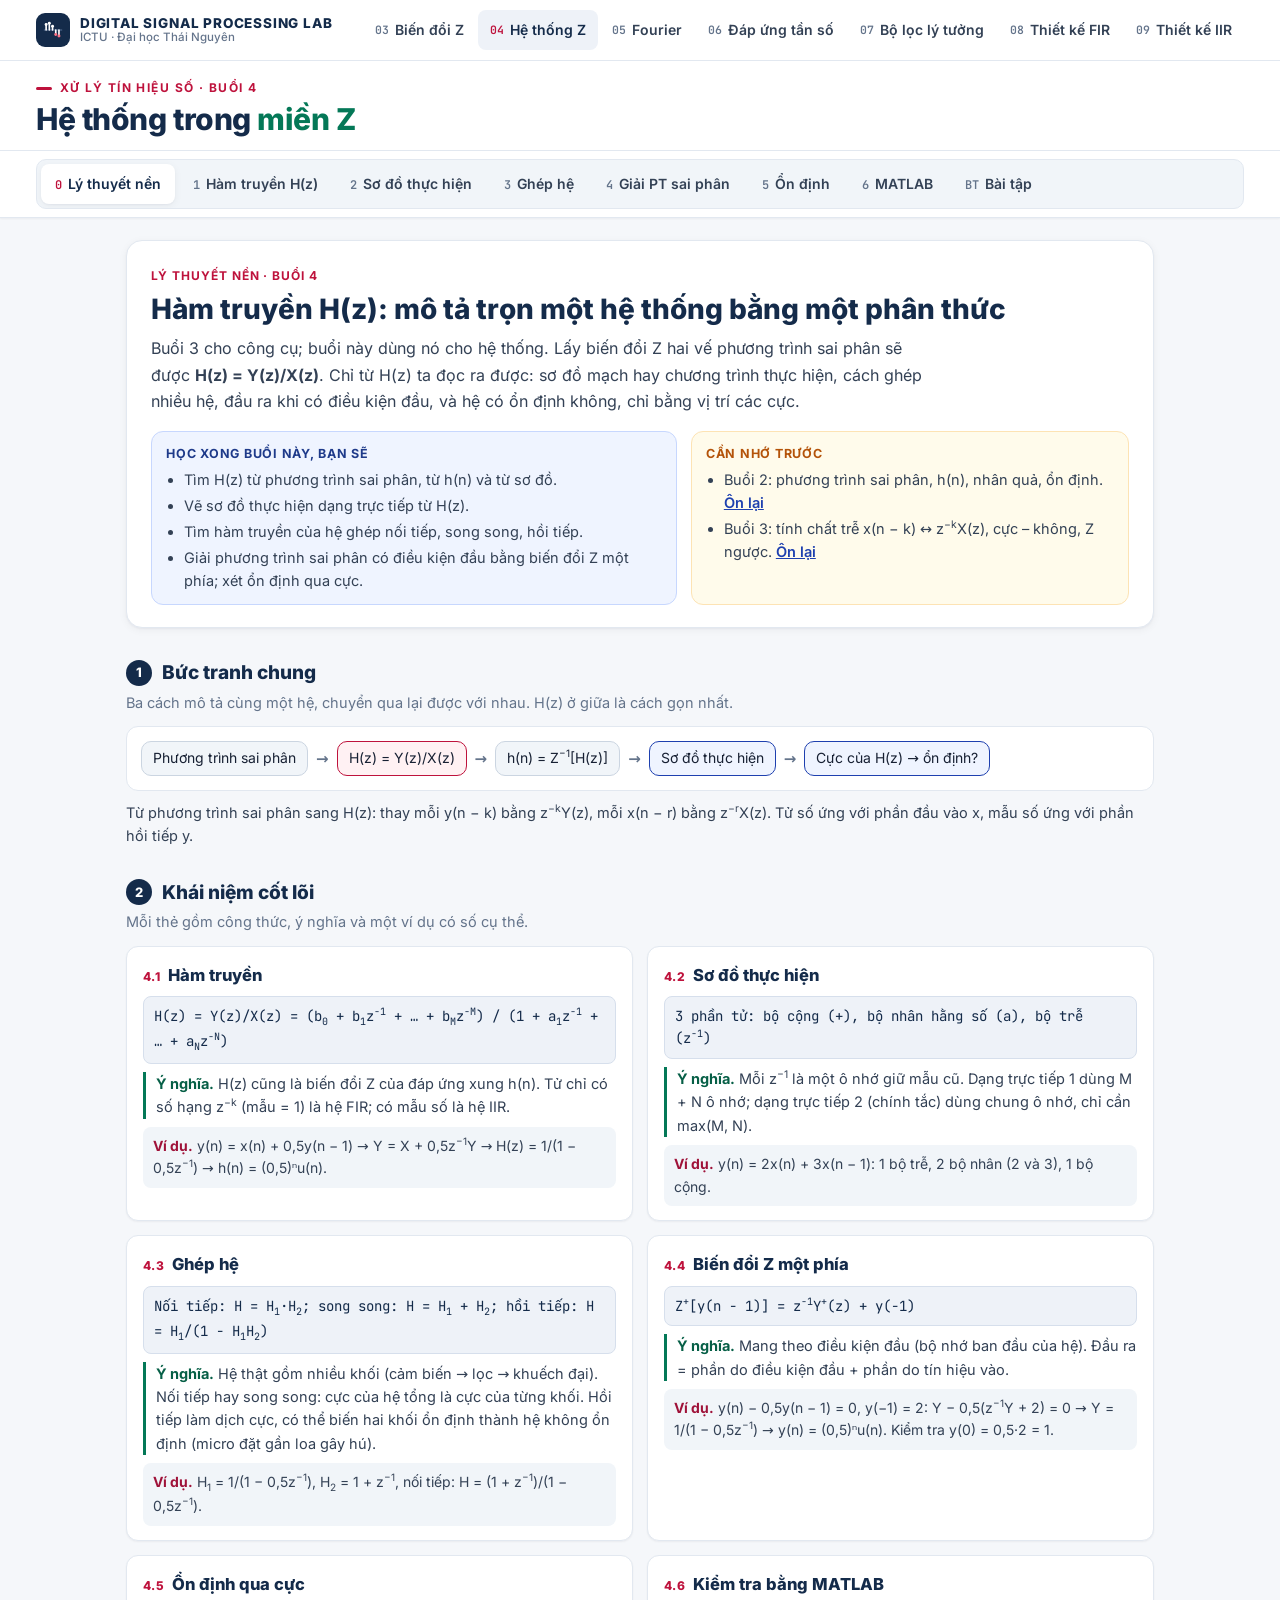
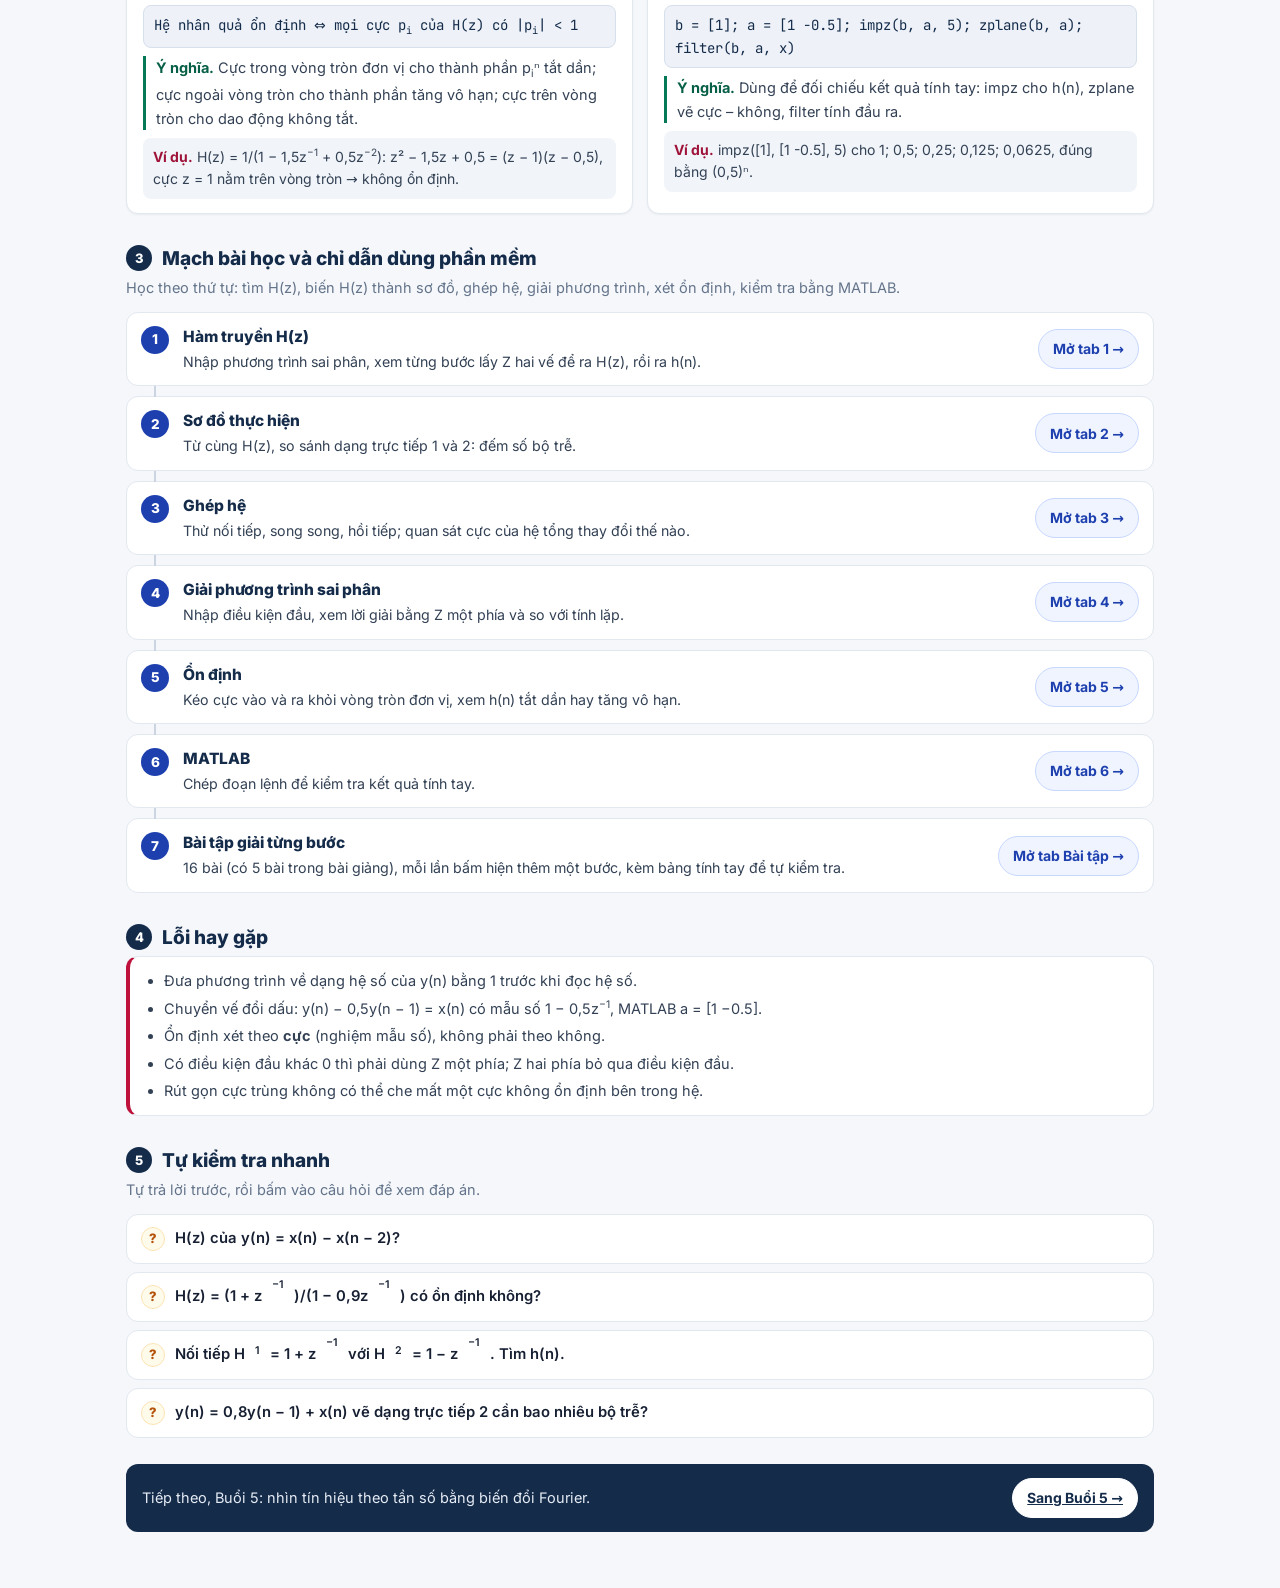
<file: he-thong-z.html>
<!doctype html>
<html lang="vi">
<head>
<meta charset="utf-8">
<meta name="viewport" content="width=device-width, initial-scale=1, viewport-fit=cover">
<title>Hệ thống trong miền Z</title>
<link rel="stylesheet" href="fonts/fonts.css">
<link rel="manifest" href="manifest.webmanifest">
<meta name="theme-color" content="#FFFFFF">
<meta name="apple-mobile-web-app-capable" content="yes">
<meta name="mobile-web-app-capable" content="yes">
<meta name="apple-mobile-web-app-status-bar-style" content="default">
<meta name="apple-mobile-web-app-title" content="XLTHS">
<link rel="apple-touch-icon" href="icons/apple-touch-icon.png">
<link rel="icon" type="image/png" href="icons/favicon-32.png">
<style>
/* Bố cục: đầu trang (trường + giảng viên) → thanh tab dính theo 6 phần của Buổi 3 → mỗi tab: bảng điều khiển (ẩn/hiện) + vùng kết quả. Một giao diện nền sáng duy nhất theo yêu cầu, không đổi sang nền tối. */
:root{
  --paper:#F6F7F9; --card:#FFFFFF; --ink:#0F1115; --ink2:#3B4048; --muted:#667085; --line:#E4E7EC; --line2:#D0D5DD; --soft:#F2F4F7;
  --shadow-sm:0 1px 2px rgba(16,24,40,.05); --shadow:0 1px 2px rgba(16,24,40,.04),0 4px 12px rgba(16,24,40,.06);
  --red:#C41E3A; --red-t:#FDECEF; --green:#145F39; --green-t:#E8F5EE; --amber:#9A5B00; --amber-t:#FFF3DC;
  --blue:#1F4E8C; --blue-t:#EAF1FB;
  --f-body:"Be Vietnam Pro", "Segoe UI", system-ui, -apple-system, Arial, sans-serif;
  --f-mono:"JetBrains Mono", ui-monospace, "Cascadia Mono", Consolas, monospace;
  color-scheme: light;
}
body{margin:0;background:var(--paper);color:var(--ink);font-family:var(--f-body);font-size:15px;line-height:1.55}
*{box-sizing:border-box}
[hidden]{display:none!important}
.wrap{max-width:1240px;margin:0 auto;padding-left:max(16px, env(safe-area-inset-left, 0px));padding-right:max(16px, env(safe-area-inset-right, 0px))}
.pagehead{background:var(--card);border-bottom:1px solid var(--line)}
.pagehead .wrap{padding-block:18px 14px;display:flex;flex-wrap:wrap;gap:10px 24px;align-items:flex-end;justify-content:space-between}
.eyebrow{display:flex;align-items:center;gap:8px;font-size:12px;font-weight:700;letter-spacing:.12em;text-transform:uppercase;color:var(--red)}
.eyebrow::before{content:"";width:16px;height:3px;border-radius:2px;background:currentColor}
h1{margin:4px 0 0;font-size:clamp(22px,3.6vw,30px);font-weight:800;letter-spacing:-.015em;line-height:1.15;text-wrap:balance}
h1 .z{color:var(--green)}
.author{display:flex;flex-direction:column;align-items:flex-end;gap:1px;text-align:right}
.author small{font-size:10.5px;font-weight:700;letter-spacing:.16em;text-transform:uppercase;color:var(--muted)}
.author b{font-size:15px;font-weight:800;letter-spacing:.08em}
.author span{font-size:12.5px;color:var(--muted)}
nav.tabs{position:sticky;top:env(safe-area-inset-top,0px);z-index:5;background:rgba(255,255,255,.95);backdrop-filter:blur(8px);-webkit-backdrop-filter:blur(8px);border-bottom:1px solid var(--line);box-shadow:var(--shadow-sm)}
nav.tabs .wrap{display:flex;gap:8px;align-items:center}
.tablist{display:flex;gap:4px;overflow-x:auto;scrollbar-width:none;flex:1;min-width:0;margin-block:8px;background:var(--soft);border:1px solid var(--line);border-radius:12px;padding:4px}
.tablist::-webkit-scrollbar{display:none}
.tab{flex:0 0 auto;border:0;background:none;font:600 14px var(--f-body);color:var(--ink2);padding:8px 14px;border-radius:9px;cursor:pointer;min-height:40px;white-space:nowrap}
.tab .no{font-family:var(--f-mono);font-size:12px;color:var(--muted);margin-right:6px}
.tab:hover{background:rgba(255,255,255,.7);color:var(--ink)}
.tab[aria-selected="true"]{background:var(--card);color:var(--ink);box-shadow:var(--shadow)}
.tab[aria-selected="true"] .no{color:var(--red)}
.tab:focus-visible,button:focus-visible,input:focus-visible,select:focus-visible{outline:2px solid var(--blue);outline-offset:2px}
.toggle{display:inline-flex;align-items:center;gap:8px;flex:0 0 auto;border:1px solid var(--line2);background:var(--card);box-shadow:var(--shadow-sm);border-radius:10px;font:600 13px var(--f-body);padding:8px 12px;min-height:44px;cursor:pointer;color:var(--ink)}
main .wrap{padding-block:18px 40px}
.panel-grid{display:grid;grid-template-columns:minmax(260px,330px) minmax(0,1fr);gap:18px;align-items:start}
body.hide-controls .panel-grid{grid-template-columns:minmax(0,1fr)}
body.hide-controls aside.controls{display:none}
aside.controls{background:var(--card);border:1px solid var(--line);border-radius:16px;box-shadow:var(--shadow);padding:16px;display:flex;flex-direction:column;gap:14px;position:sticky;top:calc(env(safe-area-inset-top,0px) + 80px);max-height:calc(100vh - 100px);overflow:auto}
.out{display:flex;flex-direction:column;gap:16px;min-width:0}
.card{background:var(--card);border:1px solid var(--line);border-radius:16px;padding:18px 20px;min-width:0;box-shadow:var(--shadow)}
.card h2{margin:0 0 10px;font-size:17px;font-weight:700;text-wrap:balance}
.card h3{margin:14px 0 6px;font-size:14.5px;font-weight:700}
.intro{display:grid;grid-template-columns:repeat(3,minmax(0,1fr));gap:12px}
.intro div{border-radius:12px;padding:12px 14px;font-size:14px}
.intro .why{background:var(--red-t)}
.intro .what{background:var(--blue-t)}
.intro .use{background:var(--green-t)}
.intro b{display:block;font-size:11.5px;letter-spacing:.06em;text-transform:uppercase;margin-bottom:4px}
.intro .why b{color:var(--red)} .intro .what b{color:var(--blue)} .intro .use b{color:var(--green)}
.ref{font-size:12.5px;color:var(--muted);margin-top:8px}
.lbl{display:block;font-size:12px;font-weight:700;letter-spacing:.05em;text-transform:uppercase;color:var(--muted);margin-bottom:6px}
.field{display:flex;flex-direction:column;gap:4px}
.field small{color:var(--muted);font-size:12.5px;line-height:1.4}
input[type=text],input[type=number],select{font:500 15px var(--f-mono);padding:9px 10px;border:1px solid var(--line2);border-radius:9px;background:#fff;color:var(--ink);min-height:44px;width:100%}
select{font-family:var(--f-body)}
input[type=range]{width:100%;accent-color:var(--green);min-height:32px}
.row2{display:grid;grid-template-columns:1fr 1fr;gap:10px}
.chips{display:flex;flex-wrap:wrap;gap:6px}
.chip{border:1px solid var(--line2);background:#fff;border-radius:999px;padding:7px 12px;font:500 13.5px var(--f-body);cursor:pointer;min-height:40px;color:var(--ink)}
.chip[aria-pressed="true"]{background:var(--green-t);border-color:var(--green);color:var(--green);font-weight:700}
.chip.small{min-height:36px;padding:5px 10px;font-size:13px}
.btn{border:1px solid var(--red);background:var(--red);color:#fff;box-shadow:0 1px 2px rgba(196,30,58,.25);border-radius:10px;font:600 14px var(--f-body);padding:9px 14px;min-height:44px;cursor:pointer}
.btn.ghost{background:#fff;color:var(--ink);border-color:var(--line2);box-shadow:var(--shadow-sm)}
.math{font-family:var(--f-mono);font-size:15px}
.big{font-size:17px;line-height:2.1}
.frac{display:inline-flex;flex-direction:column;vertical-align:middle;text-align:center;margin:0 3px;line-height:1.25}
.frac>span{white-space:nowrap}
.frac>span:first-child{border-bottom:1.5px solid currentColor;padding:0 4px 2px}
.frac>span:last-child{padding:2px 4px 0}
sup{font-size:.72em;line-height:0}
.res{background:var(--green-t);border-radius:10px;padding:10px 14px;margin-top:10px;overflow-x:auto}
.warn{background:var(--amber-t);border-radius:10px;padding:10px 14px;margin-top:10px;color:#4a3000}
.bad{background:var(--red-t);border-radius:10px;padding:10px 14px;margin-top:10px}
.ok{color:var(--green);font-weight:700}
.no-ok{color:var(--red);font-weight:700}
.plot{width:100%;overflow:hidden}
.plot svg{display:block}
.zbox{display:flex;justify-content:center}
.two{display:grid;grid-template-columns:repeat(2,minmax(0,1fr));gap:16px}
.tbl-wrap{overflow-x:auto}
table.t{border-collapse:collapse;font-size:14px;width:100%}
table.t th,table.t td{border-bottom:1px solid var(--line);padding:7px 8px;text-align:left;vertical-align:top;font-variant-numeric:tabular-nums}
table.t th{font-size:12px;letter-spacing:.04em;text-transform:uppercase;color:var(--muted);font-weight:700}
table.t td.m{font-family:var(--f-mono)}
.grid-mul{border-collapse:separate;border-spacing:4px;font-family:var(--f-mono);font-size:14px}
.grid-mul td,.grid-mul th{padding:8px 10px;border-radius:8px;text-align:center;white-space:nowrap}
.grid-mul th{background:var(--soft);font-weight:600}
.legend{display:flex;flex-wrap:wrap;gap:12px;font-size:13px;color:var(--ink2);margin-top:6px}
.legend i{display:inline-block;width:12px;height:12px;border-radius:50%;margin-right:5px;vertical-align:-1px}
.key{font-size:13.5px;color:var(--ink2)}
.close{border-left:4px solid var(--green);background:var(--green-t);padding:10px 14px;border-radius:0 10px 10px 0;font-weight:600}
.next{border-left:4px solid var(--red);background:var(--red-t);padding:10px 14px;border-radius:0 10px 10px 0;margin-top:8px}
.steps{display:flex;flex-direction:column;gap:10px;margin:0;padding:0;list-style:none;counter-reset:s}
.steps li{counter-increment:s;display:grid;grid-template-columns:30px minmax(0,1fr);gap:10px;align-items:start}
.steps li::before{content:counter(s);width:28px;height:28px;border-radius:8px;background:var(--red-t);color:var(--red);display:grid;place-items:center;font:700 13px var(--f-mono)}
.steps li>div{min-width:0;overflow-x:auto}
.ex-group{margin-top:6px}
.ex{border:1px solid var(--line);border-radius:14px;padding:14px 16px;background:#fff;box-shadow:var(--shadow-sm)}
.ex+.ex{margin-top:10px}
.ex .hd{display:flex;flex-wrap:wrap;gap:8px;align-items:baseline;justify-content:space-between}
.ex .id{font:700 13px var(--f-mono);color:var(--red);margin-right:8px}
.ex .q{margin:6px 0 8px}
.ex .acts{display:flex;flex-wrap:wrap;gap:8px;margin-top:8px}
.ex .sol{margin-top:10px;display:flex;flex-direction:column;gap:8px}
.ex .sol>div{background:var(--soft);border-radius:9px;padding:8px 12px;overflow-x:auto}
.ex .mean{background:var(--green-t)!important}
.ex .tag{font:600 12px var(--f-body);color:var(--blue);background:var(--blue-t);border-radius:999px;padding:3px 10px;white-space:nowrap}
.ex .idea{background:var(--amber-t);color:#4a3000;border-radius:9px;padding:8px 12px}
.ex .sol .st .sn{display:inline-block;font:700 12px var(--f-mono);color:var(--red);background:var(--red-t);border-radius:6px;padding:1px 7px;margin-right:8px}
.ex .sol .st .sd{margin-top:4px}
.ex .sol .ans{background:var(--blue-t)!important}
.ex .sol .chk table.t{background:#fff;border-radius:8px}
.ex .sol .chk table.t th{text-transform:none;letter-spacing:0;font-size:12.5px}
.fr{white-space:nowrap}
.cvs{display:flex;flex-direction:column;gap:10px;margin-top:10px}
.cvs .cv{background:var(--soft);border:1px solid var(--line);border-radius:12px;padding:10px 12px}
.cv .cvh{font-size:15px;margin-bottom:6px}
.cv .cvr{display:grid;grid-template-columns:26px minmax(0,1fr);gap:6px;align-items:start;margin-top:6px}
.cv .cn{font:700 15px var(--f-body);color:var(--red);line-height:1.6}
.cv .cvm{font-family:var(--f-mono);background:#fff;border:1px solid var(--line);border-radius:8px;padding:6px 10px;margin-top:4px;overflow-x:auto;white-space:nowrap;line-height:2}
.cv .ar{color:var(--muted);margin:0 6px}
.cov{background:#E4E7EC;color:var(--muted);text-decoration:line-through;text-decoration-thickness:2px;text-decoration-color:var(--red);border-radius:4px;padding:0 2px}
.hl{color:var(--green);background:var(--green-t);border-radius:5px;padding:1px 6px}
details.why{margin-top:10px;background:var(--amber-t);border-radius:10px;padding:8px 12px;color:#4a3000}
details.why summary{cursor:pointer;font-weight:700}
details.why .cvm{font-family:var(--f-mono);background:#fff;border-radius:8px;padding:6px 10px;margin:6px 0;overflow-x:auto;white-space:nowrap;line-height:2;color:var(--ink)}
.nw{white-space:nowrap}
.sdp{margin:6px 0}
.sdm{font-family:var(--f-mono);font-size:14.5px;background:#fff;border:1px solid var(--line);border-radius:8px;padding:7px 10px;margin:6px 0;line-height:2}
.sdm.big{font-size:16px;font-weight:700;background:var(--blue-t)}
.sdmv{font-family:var(--f-mono);font-size:14px;background:var(--soft);border-radius:8px;padding:5px 10px;margin:4px 0}
.sdmv .ar,.sdm .ar{color:var(--muted);margin:0 4px}
.zb{display:inline-block;font:700 12.5px var(--f-mono);color:#9E1830;background:#FDECEF;border:1.5px solid #C41E3A;border-radius:6px;padding:0 6px;line-height:1.6}
.sdrow{margin:6px 0}
.sdgo{margin-top:8px}

table.lk td:first-child,table.lk td:nth-child(2){white-space:nowrap}
.ex .f{display:block;font-family:var(--f-mono);font-size:14.5px;background:#fff;border:1px solid var(--line);border-radius:8px;padding:7px 10px;margin-top:6px;overflow-x:auto;white-space:nowrap;line-height:1.9}
.fr{display:inline-flex;flex-direction:column;vertical-align:middle;text-align:center;margin:0 2px;line-height:1.35}
.fr>span:first-child{border-bottom:1.5px solid currentColor;padding:0 4px 1px}
.fr>span:last-child{padding:1px 4px 0}
.ex .prog{font-size:13px;color:var(--muted);align-self:center;margin-right:4px}
.tools3{display:grid;grid-template-columns:repeat(3,minmax(0,1fr));gap:10px}
.tools3>div{background:var(--soft);border-radius:12px;padding:10px 12px}
.tools3 .tn{display:inline-grid;place-items:center;width:22px;height:22px;border-radius:6px;background:var(--green-t);color:var(--green);font:700 12px var(--f-mono);margin-right:6px}
.tools3 p{margin:6px 0 0;font-size:14px}
.tools3 .eg{font:500 13px var(--f-mono);color:var(--ink2);background:#fff;border:1px solid var(--line);border-radius:8px;padding:5px 8px}
@media (max-width: 900px){.tools3{grid-template-columns:1fr}}
@media (max-width: 520px){table.lk td:first-child,table.lk td:nth-child(2){white-space:normal}table.lk td:nth-child(3){min-width:110px}.cv .cvm,details.why .cvm{white-space:normal;line-height:2.4}.cv .cvr{grid-template-columns:22px minmax(0,1fr)}.ex{padding:12px}.ex .acts .btn{flex:1 1 auto}.ex .f{font-size:13.5px;white-space:normal;line-height:2.1}}
.switch{display:flex;align-items:center;gap:10px;font-weight:600;font-size:14px;cursor:pointer;min-height:44px}
.switch input{width:20px;height:20px;accent-color:var(--green)}
.muted{color:var(--muted)}
.mono{font-family:var(--f-mono)}
footer{color:var(--muted);font-size:12.5px;padding-block:6px 30px}
@media (max-width: 900px){
  .panel-grid{grid-template-columns:minmax(0,1fr)}
  aside.controls{position:static;max-height:none}
  .intro{grid-template-columns:minmax(0,1fr)}
  .two{grid-template-columns:minmax(0,1fr)}
}
@media (max-width: 600px){
  .toggle span{display:none}
  .author{align-items:flex-start;text-align:left}
  .author span{display:none}
  .pagehead .wrap{flex-direction:column;align-items:flex-start}
}
@media (max-width: 520px){
  body{font-size:15px}
  .card{padding:14px}
  .big{font-size:15.5px}
  .tab{padding:8px 11px;font-size:13.5px}
  .toggle{font-size:12.5px;padding:8px 10px}
}
@media (prefers-reduced-motion: reduce){*{transition:none!important;animation:none!important}}
</style>
<style>
/* Thành phần riêng của Buổi 4 */
.legend3{display:flex;flex-direction:column;gap:8px}
.legend3>div{display:flex;align-items:center;gap:10px;font-size:14px}
.diag{overflow-x:auto;border-radius:12px;background:#fff;border:1px solid var(--line)}
.diag svg{display:block;width:100%;min-width:600px;height:auto}
.tri svg{display:block;width:100%;height:auto;max-width:460px}
pre.code{margin:0;font:500 13.5px/1.6 var(--f-mono);background:rgba(246,247,249,.85);border:1px solid var(--line);border-radius:12px;padding:14px 16px;overflow-x:auto;white-space:pre;color:var(--ink)}
.hd-row{display:flex;align-items:center;justify-content:space-between;gap:10px;flex-wrap:wrap;margin-bottom:10px}
.hd-row h2{margin:0}
.steps li .math.big{margin:4px 0}
input:disabled{opacity:.45}
</style>
<link rel="stylesheet" href="assets/theme.css">
</head>
<body>
<header class="sitebar tools"><div class="sitebar-in">
  <a class="brand" href="./" aria-label="DSP Lab – Trang chủ"><span class="brand-mark"><svg viewBox="0 0 24 24" aria-hidden="true"><path d="M2 12h20" stroke="#5B7299" stroke-width="1"/><path d="M4.5 12V6M8 12V4.5M11.5 12V8M15 12v5M18.5 12v6.5" stroke="#fff" stroke-width="1.8" stroke-linecap="round"/><circle cx="4.5" cy="6" r="1.6" fill="#fff"/><circle cx="8" cy="4.5" r="1.6" fill="#fff"/><circle cx="11.5" cy="8" r="1.6" fill="#fff"/><circle cx="15" cy="17" r="1.6" fill="#FB7185"/><circle cx="18.5" cy="18.5" r="1.6" fill="#FB7185"/></svg></span><span class="brand-t"><b><span class="full">DIGITAL SIGNAL PROCESSING LAB</span><span class="short">DSP LAB</span></b><small>ICTU · Đại học Thái Nguyên</small></span></a>
  <nav class="sitenav" aria-label="Các phần mềm">
    <a class="home" href="./">Trang chủ</a>
    <a href="day-tin-hieu.html"><span class="n">01</span>Dãy tín hiệu</a>
    <a href="tich-chap.html"><span class="n">02</span>Tích chập</a>
    <a href="bien-doi-z.html"><span class="n">03</span>Biến đổi Z</a>
    <a href="he-thong-z.html" aria-current="page"><span class="n">04</span>Hệ thống Z</a>
    <a href="fourier.html"><span class="n">05</span>Fourier</a>
    <a href="dap-ung-tan-so.html"><span class="n">06</span>Đáp ứng tần số</a>
    <a href="bo-loc-ly-tuong.html"><span class="n">07</span>Bộ lọc lý tưởng</a>
    <a href="thiet-ke-fir.html"><span class="n">08</span>Thiết kế FIR</a>
    <a href="thiet-ke-iir.html"><span class="n">09</span>Thiết kế IIR</a>
  </nav>
</div></header>
<div class="pagehead">
  <div class="wrap">
    <div>
      <div class="eyebrow">Xử lý tín hiệu số · Buổi 4</div>
      <h1>Hệ thống trong <span class="z">miền Z</span></h1>
    </div>
  </div>
</div>

<nav class="tabs" aria-label="Các phần của Buổi 4">
  <div class="wrap">
    <div class="tablist" role="tablist">
      <button class="tab" role="tab" data-tab="ht" id="tb-ht"><span class="no">1</span>Hàm truyền H(z)</button>
      <button class="tab" role="tab" data-tab="sd" id="tb-sd"><span class="no">2</span>Sơ đồ thực hiện</button>
      <button class="tab" role="tab" data-tab="gh" id="tb-gh"><span class="no">3</span>Ghép hệ</button>
      <button class="tab" role="tab" data-tab="gp" id="tb-gp"><span class="no">4</span>Giải PT sai phân</button>
      <button class="tab" role="tab" data-tab="od" id="tb-od"><span class="no">5</span>Ổn định</button>
      <button class="tab" role="tab" data-tab="ml" id="tb-ml"><span class="no">6</span>MATLAB</button>
      <button class="tab" role="tab" data-tab="ex" id="tb-ex"><span class="no">BT</span>Bài tập</button>
    </div>
    <button class="toggle" id="toggleCtl" aria-pressed="false" aria-label="Ẩn hoặc hiện bảng điều khiển"><svg viewBox="0 0 24 24" width="18" height="18" aria-hidden="true"><rect x="3" y="4" width="18" height="16" rx="2.5" fill="none" stroke="currentColor" stroke-width="2"/><line x1="9.5" y1="4" x2="9.5" y2="20" stroke="currentColor" stroke-width="2"/></svg><span id="toggleTxt">Ẩn bảng điều khiển</span></button>
  </div>
</nav>

<!--LT--><section class="lt" id="lt-intro" role="tabpanel" aria-labelledby="tb-nen" hidden><div class="lt-in"><div class="lt-hero"><span class="lt-kick">Lý thuyết nền · Buổi 4</span><h2>Hàm truyền H(z): mô tả trọn một hệ thống bằng một phân thức</h2><p class="lt-lead">Buổi 3 cho công cụ; buổi này dùng nó cho hệ thống. Lấy biến đổi Z hai vế phương trình sai phân sẽ được <b>H(z) = Y(z)/X(z)</b>. Chỉ từ H(z) ta đọc ra được: sơ đồ mạch hay chương trình thực hiện, cách ghép nhiều hệ, đầu ra khi có điều kiện đầu, và hệ có ổn định không, chỉ bằng vị trí các cực.</p><div class="lt-meta"><div class="lt-box lt-goal"><b class="t">Học xong buổi này, bạn sẽ</b><ul><li>Tìm H(z) từ phương trình sai phân, từ h(n) và từ sơ đồ.</li><li>Vẽ sơ đồ thực hiện dạng trực tiếp từ H(z).</li><li>Tìm hàm truyền của hệ ghép nối tiếp, song song, hồi tiếp.</li><li>Giải phương trình sai phân có điều kiện đầu bằng biến đổi Z một phía; xét ổn định qua cực.</li></ul></div><div class="lt-box lt-pre"><b class="t">Cần nhớ trước</b><ul><li>Buổi 2: phương trình sai phân, h(n), nhân quả, ổn định. <a href="tich-chap.html#ptsp">Ôn lại</a></li><li>Buổi 3: tính chất trễ x(n − k) ↔ z<sup>−k</sup>X(z), cực – không, Z ngược. <a href="bien-doi-z.html#izt">Ôn lại</a></li></ul></div></div></div><div class="lt-sec"><h3><span class="n">1</span>Bức tranh chung</h3><p class="sub">Ba cách mô tả cùng một hệ, chuyển qua lại được với nhau. H(z) ở giữa là cách gọn nhất.</p><div class="lt-flow"><span class="nd ">Phương trình sai phân</span><span class="ar" aria-hidden="true">→</span><span class="nd hl">H(z) = Y(z)/X(z)</span><span class="ar" aria-hidden="true">→</span><span class="nd ">h(n) = Z<sup>−1</sup>[H(z)]</span><span class="ar" aria-hidden="true">→</span><span class="nd bl">Sơ đồ thực hiện</span><span class="ar" aria-hidden="true">→</span><span class="nd bl">Cực của H(z) → ổn định?</span></div><p class="lt-note">Từ phương trình sai phân sang H(z): thay mỗi y(n − k) bằng z<sup>−k</sup>Y(z), mỗi x(n − r) bằng z<sup>−r</sup>X(z). Tử số ứng với phần đầu vào x, mẫu số ứng với phần hồi tiếp y.</p></div><div class="lt-sec"><h3><span class="n">2</span>Khái niệm cốt lõi</h3><p class="sub">Mỗi thẻ gồm công thức, ý nghĩa và một ví dụ có số cụ thể.</p><div class="lt-grid"><article class="lt-card"><h4><span class="k">4.1</span>Hàm truyền</h4><div class="lt-f wrap">H(z) = Y(z)/X(z) = (b<sub>0</sub> + b<sub>1</sub>z<sup>−1</sup> + … + b<sub>M</sub>z<sup>−M</sup>) / (1 + a<sub>1</sub>z<sup>−1</sup> + … + a<sub>N</sub>z<sup>−N</sup>)</div><p class="lt-mean"><b>Ý nghĩa.</b> H(z) cũng là biến đổi Z của đáp ứng xung h(n). Tử chỉ có số hạng z<sup>−k</sup> (mẫu = 1) là hệ FIR; có mẫu số là hệ IIR.</p><div class="lt-ex"><b>Ví dụ.</b> y(n) = x(n) + 0,5y(n − 1) → Y = X + 0,5z<sup>−1</sup>Y → H(z) = 1/(1 − 0,5z<sup>−1</sup>) → h(n) = (0,5)ⁿu(n).</div></article><article class="lt-card"><h4><span class="k">4.2</span>Sơ đồ thực hiện</h4><div class="lt-f">3 phần tử: bộ cộng (+), bộ nhân hằng số (a), bộ trễ (z<sup>−1</sup>)</div><p class="lt-mean"><b>Ý nghĩa.</b> Mỗi z<sup>−1</sup> là một ô nhớ giữ mẫu cũ. Dạng trực tiếp 1 dùng M + N ô nhớ; dạng trực tiếp 2 (chính tắc) dùng chung ô nhớ, chỉ cần max(M, N).</p><div class="lt-ex"><b>Ví dụ.</b> y(n) = 2x(n) + 3x(n − 1): 1 bộ trễ, 2 bộ nhân (2 và 3), 1 bộ cộng.</div></article><article class="lt-card"><h4><span class="k">4.3</span>Ghép hệ</h4><div class="lt-f wrap">Nối tiếp: H = H<sub>1</sub>·H<sub>2</sub>;  song song: H = H<sub>1</sub> + H<sub>2</sub>;  hồi tiếp: H = H<sub>1</sub>/(1 − H<sub>1</sub>H<sub>2</sub>)</div><p class="lt-mean"><b>Ý nghĩa.</b> Hệ thật gồm nhiều khối (cảm biến → lọc → khuếch đại). Nối tiếp hay song song: cực của hệ tổng là cực của từng khối. Hồi tiếp làm dịch cực, có thể biến hai khối ổn định thành hệ không ổn định (micro đặt gần loa gây hú).</p><div class="lt-ex"><b>Ví dụ.</b> H<sub>1</sub> = 1/(1 − 0,5z<sup>−1</sup>), H<sub>2</sub> = 1 + z<sup>−1</sup>, nối tiếp: H = (1 + z<sup>−1</sup>)/(1 − 0,5z<sup>−1</sup>).</div></article><article class="lt-card"><h4><span class="k">4.4</span>Biến đổi Z một phía</h4><div class="lt-f">Z<sup>+</sup>[y(n − 1)] = z<sup>−1</sup>Y<sup>+</sup>(z) + y(−1)</div><p class="lt-mean"><b>Ý nghĩa.</b> Mang theo điều kiện đầu (bộ nhớ ban đầu của hệ). Đầu ra = phần do điều kiện đầu + phần do tín hiệu vào.</p><div class="lt-ex"><b>Ví dụ.</b> y(n) − 0,5y(n − 1) = 0, y(−1) = 2: Y − 0,5(z<sup>−1</sup>Y + 2) = 0 → Y = 1/(1 − 0,5z<sup>−1</sup>) → y(n) = (0,5)ⁿu(n). Kiểm tra y(0) = 0,5·2 = 1.</div></article><article class="lt-card"><h4><span class="k">4.5</span>Ổn định qua cực</h4><div class="lt-f">Hệ nhân quả ổn định ⇔ mọi cực p<sub>i</sub> của H(z) có |p<sub>i</sub>| &lt; 1</div><p class="lt-mean"><b>Ý nghĩa.</b> Cực trong vòng tròn đơn vị cho thành phần p<sub>i</sub>ⁿ tắt dần; cực ngoài vòng tròn cho thành phần tăng vô hạn; cực trên vòng tròn cho dao động không tắt.</p><div class="lt-ex"><b>Ví dụ.</b> H(z) = 1/(1 − 1,5z<sup>−1</sup> + 0,5z<sup>−2</sup>): z² − 1,5z + 0,5 = (z − 1)(z − 0,5), cực z = 1 nằm trên vòng tròn → không ổn định.</div></article><article class="lt-card"><h4><span class="k">4.6</span>Kiểm tra bằng MATLAB</h4><div class="lt-f">b = [1]; a = [1 -0.5];  impz(b, a, 5);  zplane(b, a);  filter(b, a, x)</div><p class="lt-mean"><b>Ý nghĩa.</b> Dùng để đối chiếu kết quả tính tay: impz cho h(n), zplane vẽ cực – không, filter tính đầu ra.</p><div class="lt-ex"><b>Ví dụ.</b> impz([1], [1 -0.5], 5) cho 1; 0,5; 0,25; 0,125; 0,0625, đúng bằng (0,5)ⁿ.</div></article></div></div><div class="lt-sec"><h3><span class="n">3</span>Mạch bài học và chỉ dẫn dùng phần mềm</h3><p class="sub">Học theo thứ tự: tìm H(z), biến H(z) thành sơ đồ, ghép hệ, giải phương trình, xét ổn định, kiểm tra bằng MATLAB.</p><ol class="lt-path"><li><div><h4>Hàm truyền H(z)</h4><p>Nhập phương trình sai phân, xem từng bước lấy Z hai vế để ra H(z), rồi ra h(n).</p></div><button type="button" class="lt-go" data-open="ht">Mở tab 1 →</button></li><li><div><h4>Sơ đồ thực hiện</h4><p>Từ cùng H(z), so sánh dạng trực tiếp 1 và 2: đếm số bộ trễ.</p></div><button type="button" class="lt-go" data-open="sd">Mở tab 2 →</button></li><li><div><h4>Ghép hệ</h4><p>Thử nối tiếp, song song, hồi tiếp; quan sát cực của hệ tổng thay đổi thế nào.</p></div><button type="button" class="lt-go" data-open="gh">Mở tab 3 →</button></li><li><div><h4>Giải phương trình sai phân</h4><p>Nhập điều kiện đầu, xem lời giải bằng Z một phía và so với tính lặp.</p></div><button type="button" class="lt-go" data-open="gp">Mở tab 4 →</button></li><li><div><h4>Ổn định</h4><p>Kéo cực vào và ra khỏi vòng tròn đơn vị, xem h(n) tắt dần hay tăng vô hạn.</p></div><button type="button" class="lt-go" data-open="od">Mở tab 5 →</button></li><li><div><h4>MATLAB</h4><p>Chép đoạn lệnh để kiểm tra kết quả tính tay.</p></div><button type="button" class="lt-go" data-open="ml">Mở tab 6 →</button></li><li><div><h4>Bài tập giải từng bước</h4><p>16 bài (có 5 bài trong bài giảng), mỗi lần bấm hiện thêm một bước, kèm bảng tính tay để tự kiểm tra.</p></div><button type="button" class="lt-go" data-open="ex">Mở tab Bài tập →</button></li></ol></div><div class="lt-sec"><h3><span class="n">4</span>Lỗi hay gặp</h3><div class="lt-warn"><ul><li>Đưa phương trình về dạng hệ số của y(n) bằng 1 trước khi đọc hệ số.</li><li>Chuyển vế đổi dấu: y(n) − 0,5y(n − 1) = x(n) có mẫu số 1 − 0,5z<sup>−1</sup>, MATLAB a = [1 −0.5].</li><li>Ổn định xét theo <b>cực</b> (nghiệm mẫu số), không phải theo không.</li><li>Có điều kiện đầu khác 0 thì phải dùng Z một phía; Z hai phía bỏ qua điều kiện đầu.</li><li>Rút gọn cực trùng không có thể che mất một cực không ổn định bên trong hệ.</li></ul></div></div><div class="lt-sec"><h3><span class="n">5</span>Tự kiểm tra nhanh</h3><p class="sub">Tự trả lời trước, rồi bấm vào câu hỏi để xem đáp án.</p><div class="lt-q"><details><summary>H(z) của y(n) = x(n) − x(n − 2)?</summary><div class="a">H(z) = 1 − z<sup>−2</sup>. Hệ FIR, luôn ổn định.</div></details><details><summary>H(z) = (1 + z<sup>−1</sup>)/(1 − 0,9z<sup>−1</sup>) có ổn định không?</summary><div class="a">Có. Cực duy nhất z = 0,9 nằm trong vòng tròn đơn vị.</div></details><details><summary>Nối tiếp H<sub>1</sub> = 1 + z<sup>−1</sup> với H<sub>2</sub> = 1 − z<sup>−1</sup>. Tìm h(n).</summary><div class="a">H = 1 − z<sup>−2</sup> → h(n) = {<u>1</u>, 0, −1}.</div></details><details><summary>y(n) = 0,8y(n − 1) + x(n) vẽ dạng trực tiếp 2 cần bao nhiêu bộ trễ?</summary><div class="a">Một bộ trễ (max(M, N) = max(0, 1) = 1).</div></details></div></div><div class="lt-next"><p>Tiếp theo, Buổi 5: nhìn tín hiệu theo tần số bằng biến đổi Fourier.</p><a class="lt-go" href="fourier.html">Sang Buổi 5 →</a></div></div></section><!--/LT-->
<main>
<div class="wrap">

<!-- ============ 1. HÀM TRUYỀN ============ -->
<section class="tabpanel" id="p-ht" hidden>
  <div class="panel-grid">
    <aside class="controls">
      <div class="field"><span class="lbl">Phương trình sai phân dạng</span>
        <div class="math" style="font-size:14px">Σ a<sub>k</sub>·y(n−k) = Σ b<sub>r</sub>·x(n−r)</div></div>
      <div class="field"><span class="lbl">Hệ số a<sub>0</sub>, a<sub>1</sub>, a<sub>2</sub>… (của y)</span>
        <input type="text" id="ht-a" value="1 -2"><small>Ví dụ “1 -2” nghĩa là y(n) − 2y(n−1).</small></div>
      <div class="field"><span class="lbl">Hệ số b<sub>0</sub>, b<sub>1</sub>, b<sub>2</sub>… (của x)</span>
        <input type="text" id="ht-b" value="1 -3"><small>Ví dụ “1 -3” nghĩa là x(n) − 3x(n−1).</small></div>
      <div class="field"><span class="lbl">Ví dụ có sẵn</span>
        <div class="chips" id="ht-presets">
          <button class="chip small" data-sys="1 -2|1 -3">Bài giảng 4.1.2</button>
          <button class="chip small" data-sys="1 0,5|2 3">Bài giảng 4.1.3</button>
          <button class="chip small" data-sys="1 -0,5|1">Chip vang (Buổi 2)</button>
          <button class="chip small" data-sys="1 -0,9 0,2|1 1">Bậc 2 ổn định</button>
          <button class="chip small" data-sys="1 -1|1">Bộ cộng dồn</button>
          <button class="chip small" data-sys="1 -1,6 1|1">Máy phát sóng</button>
          <button class="chip small" data-sys="1|1 2 1">FIR</button>
        </div></div>
      <small class="muted">Hệ đang chọn ở đây cũng được dùng cho tab 2 (Sơ đồ) và tab 6 (MATLAB).</small>
    </aside>
    <div class="out">
      <div class="card">
        <h2>Hàm truyền đạt H(z): “chân dung” của hệ trong miền z</h2>
        <div class="intro">
          <div class="why"><b>Vì sao cần</b>Buổi 2 mô tả hệ bằng h(n) và tích chập. Buổi 3 cho biết sang miền z thì tích chập thành phép nhân: Y(z) = X(z)·H(z).</div>
          <div class="what"><b>Là gì</b>H(z) = ZT[h(n)] = Y(z)/X(z). Từ phương trình sai phân, chỉ cần biến đổi Z hai vế là đọc ra H(z).</div>
          <div class="use"><b>Ứng dụng</b>Nhìn mẫu số của H(z) là biết hệ có ổn định không, không cần chạy thử. Mọi bộ lọc số đều được mô tả bằng H(z).</div>
        </div>
        <div class="ref">Mục 4.1.1, 4.1.2 · Bảng so sánh: miền n: y = x * h ⟷ miền z: Y = X·H</div>
      </div>
      <div class="card">
        <h2>Từng bước: từ phương trình sai phân đến H(z)</h2>
        <ol class="steps" id="ht-steps"></ol>
      </div>
      <div class="two">
        <div class="card"><h2>Điểm cực, điểm không</h2><div id="ht-pz"></div><div class="zbox plot" id="ht-z"></div></div>
        <div class="card"><h2>Đáp ứng xung h(n)</h2><div class="plot" id="ht-h"></div><div id="ht-hinfo"></div></div>
      </div>
      <div class="card">
        <div class="close">Câu chốt: biến đổi Z hai vế phương trình sai phân, gom Y(z) và X(z) về hai phía, H(z) = Y(z)/X(z). Hệ số của y nằm ở mẫu số, hệ số của x nằm ở tử số.</div>
        <div class="next"><b>Còn vướng →</b> có H(z) rồi, lắp mạch hoặc viết code thế nào cho gọn nhất? (tab 2)</div>
      </div>
    </div>
  </div>
</section>

<!-- ============ 2. SƠ ĐỒ ============ -->
<section class="tabpanel" id="p-sd" hidden>
  <div class="panel-grid">
    <aside class="controls">
      <div class="field"><span class="lbl">Dạng sơ đồ</span>
        <div class="chips" id="sd-forms">
          <button class="chip small" data-f="2" aria-pressed="true">Trực tiếp 2</button>
          <button class="chip small" data-f="1" aria-pressed="false">Trực tiếp 1</button>
        </div></div>
      <div class="field"><span class="lbl">Hệ đang vẽ (sửa ở tab 1)</span><div class="math" id="sd-sys" style="font-size:14px"></div>
        <button class="btn ghost" data-go="ht">Đổi hệ ở tab 1</button></div>
      <div class="field"><span class="lbl">Ba phần tử thực hiện</span>
        <div class="legend3">
          <div><svg viewBox="0 0 44 44" width="40" height="40" aria-hidden="true"><circle cx="22" cy="22" r="15" fill="#fff" stroke="#161616" stroke-width="2"/><path d="M22 14v16M14 22h16" stroke="#161616" stroke-width="2"/></svg><span><b>Cộng</b>: Y = X₁ + X₂</span></div>
          <div><svg viewBox="0 0 44 44" width="40" height="40" aria-hidden="true"><path d="M8 8L36 22L8 36z" fill="#fff" stroke="#145F39" stroke-width="2"/></svg><span><b>Nhân hằng số</b>: Y = a·X</span></div>
          <div><svg viewBox="0 0 44 44" width="40" height="40" aria-hidden="true"><rect x="6" y="10" width="32" height="24" rx="5" fill="#FDECEF" stroke="#C41E3A" stroke-width="2"/><text x="22" y="27" text-anchor="middle" font-size="12" font-family="JetBrains Mono, monospace" fill="#9E1830">z⁻¹</text></svg><span><b>Trễ đơn vị</b>: Y = z⁻¹·X</span></div>
        </div></div>
    </aside>
    <div class="out">
      <div class="card">
        <h2>Sơ đồ cấu trúc: biến H(z) thành mạch hoặc code</h2>
        <div class="intro">
          <div class="why"><b>Vì sao cần</b>H(z) mới là công thức. Muốn chạy trên chip DSP, vi điều khiển hay FPGA thì phải biết lắp từ những linh kiện nào.</div>
          <div class="what"><b>Là gì</b>Chỉ ba loại phần tử: cộng, nhân hằng số, trễ z⁻¹. Mỗi “z⁻¹” là một ô nhớ lưu giá trị của nhịp trước.</div>
          <div class="use"><b>Ứng dụng</b>Sơ đồ trực tiếp 2 dùng ít ô nhớ nhất (dạng chính tắc), nên tiết kiệm bộ nhớ khi nạp vào ESP32, STM32, chip DSP.</div>
        </div>
        <div class="ref">Mục 4.1.3 (phần tử cộng, trễ đơn vị, nhân hằng số) · Kỹ năng: vẽ được sơ đồ trực tiếp 2</div>
      </div>
      <div class="card">
        <h2>Từ phương trình sai phân đến sơ đồ: từng bước</h2>
        <p class="sdp" style="margin-top:0">Sơ đồ không phải học thuộc hình. Nó được vẽ ra từ phương trình sai phân theo một quy tắc: <b>mỗi phép tính trong công thức là một linh kiện</b>. Dấu cộng là bộ cộng, nhân với một hằng số là bộ nhân, “lấy giá trị của nhịp trước” là một ô nhớ z⁻¹.</p>
        <ol class="steps" id="sd-steps"></ol>
      </div>
      <div class="card">
        <h2 id="sd-title"></h2>
        <div class="diag" id="sd-svg"></div>
        <div id="sd-eq"></div>
      </div>
      <div class="card">
        <h2>Chạy thử sơ đồ từng nhịp</h2>
        <p class="sdp" style="margin-top:0">Mỗi lần bấm là một nhịp n: xem các ô nhớ đang giữ số nào, phép tính trong mạch, và kết quả y(n). Đổi dạng sơ đồ ở bảng điều khiển để so sánh trực tiếp 1 và trực tiếp 2.</p>
        <div class="chips" id="sd-inp" style="margin-bottom:8px"><button class="chip small" data-i="d" aria-pressed="true">Gõ một cái: x = 1, 0, 0, …</button><button class="chip small" data-i="u" aria-pressed="false">Bậc thang: x = 1, 1, 1, …</button></div>
        <div style="display:flex;gap:8px;flex-wrap:wrap;margin-bottom:10px"><button type="button" class="btn" id="sd-next">Nhịp tiếp theo →</button><button type="button" class="btn ghost" id="sd-reset">Làm lại</button></div>
        <div id="sd-run"></div>
        <div id="sd-log" style="margin-top:8px"></div>
      </div>
      <div class="card">
        <h2>So sánh hai dạng sơ đồ</h2>
        <div class="tbl-wrap" id="sd-cmp"></div>
        <p class="key" id="sd-why"></p>
      </div>
      <div class="card">
        <div class="close">Câu chốt: mỗi dấu “+” là một bộ cộng, mỗi hệ số là một bộ nhân, mỗi z⁻¹ là một ô nhớ. Trực tiếp 2 dùng chung một dãy ô nhớ cho cả hai nhánh.</div>
        <div class="next"><b>Còn vướng →</b> hệ thật thường ghép từ nhiều khối nhỏ. Tính H(z) tổng thế nào? (tab 3)</div>
      </div>
    </div>
  </div>
</section>

<!-- ============ 3. GHÉP HỆ ============ -->
<section class="tabpanel" id="p-gh" hidden>
  <div class="panel-grid">
    <aside class="controls">
      <div class="field"><span class="lbl">Cách ghép</span>
        <div class="chips" id="gh-modes">
          <button class="chip small" data-m="nt" aria-pressed="true">Nối tiếp</button>
          <button class="chip small" data-m="ss" aria-pressed="false">Song song</button>
          <button class="chip small" data-m="ht" aria-pressed="false">Hồi tiếp</button>
        </div></div>
      <div class="field"><span class="lbl">Khối H₁(z) = k₁ / (1 − p₁z⁻¹)</span>
        <div class="row2"><input type="text" id="gh-k1" value="1" aria-label="k1"><input type="text" id="gh-p1" value="0,5" aria-label="p1"></div>
        <small>Ô trái: k₁ (hệ số khuếch đại). Ô phải: p₁ (điểm cực).</small></div>
      <div class="field"><span class="lbl">Khối H₂(z) = k₂ / (1 − p₂z⁻¹)</span>
        <div class="row2"><input type="text" id="gh-k2" value="1" aria-label="k2"><input type="text" id="gh-p2" value="0,2" aria-label="p2"></div></div>
      <div class="field"><span class="lbl">Ví dụ có sẵn</span>
        <div class="chips">
          <button class="chip small" data-gh="nt|1|0,5|1|0,2">Nối tiếp ổn định</button>
          <button class="chip small" data-gh="ss|1|0,5|1|0,2">Song song</button>
          <button class="chip small" data-gh="ht|1|0,5|0,6|0,5">Hồi tiếp gây hú</button>
          <button class="chip small" data-gh="ht|1|0,5|0,1|0,5">Hồi tiếp nhẹ</button>
          <button class="chip small" data-gh="nt|1|0,5|1|1,1">Một khối hỏng</button>
        </div></div>
    </aside>
    <div class="out">
      <div class="card">
        <h2>Phân tích hệ thống: chia nhỏ rồi ghép lại</h2>
        <div class="intro">
          <div class="why"><b>Vì sao cần</b>Hệ thật gồm nhiều khối: cảm biến → bộ lọc → bộ khuếch đại, hoặc có vòng phản hồi như micro đặt gần loa.</div>
          <div class="what"><b>Quy tắc</b>Nối tiếp: <b>nhân</b> các H. Song song: <b>cộng</b> các H. Hồi tiếp: H = H₁ / (1 − H₁·H₂).</div>
          <div class="use"><b>Ứng dụng</b>Biết trước hệ ghép có ổn định không. Hai khối tốt ghép hồi tiếp vẫn có thể gây hú.</div>
        </div>
        <div class="ref">Mục 4.1.4 · Nguyên tắc: chia hệ lớn thành hệ nhỏ → tìm cách ghép → tìm H của từng khối → tổng hợp</div>
      </div>
      <div class="card">
        <h2 id="gh-title"></h2>
        <div class="diag" id="gh-svg"></div>
        <ol class="steps" id="gh-steps"></ol>
      </div>
      <div class="two">
        <div class="card"><h2>Điểm cực của hệ tổng</h2><div id="gh-pz"></div><div class="zbox plot" id="gh-z"></div></div>
        <div class="card"><h2>Đáp ứng xung h(n) của hệ tổng</h2><div class="plot" id="gh-h"></div></div>
      </div>
      <div class="card">
        <div class="close">Câu chốt: nối tiếp thì nhân, song song thì cộng, hồi tiếp thì H₁/(1 − H₁H₂). Nối tiếp hay song song: cực của hệ tổng là cực của từng khối. Hồi tiếp: cực bị dịch đi, có thể ra ngoài vòng tròn.</div>
        <div class="next"><b>Còn vướng →</b> H(z) cho biết hệ, nhưng muốn biết đầu ra cụ thể khi có điều kiện đầu thì sao? (tab 4)</div>
      </div>
    </div>
  </div>
</section>

<!-- ============ 4. GIẢI PT SAI PHÂN ============ -->
<section class="tabpanel" id="p-gp" hidden>
  <div class="panel-grid">
    <aside class="controls">
      <div class="field"><span class="lbl">Phương trình</span>
        <div class="math" style="font-size:14px">y(n) + a₁·y(n−1) + a₂·y(n−2) = x(n)</div>
        <div class="row2"><input type="text" id="gp-a1" value="-3" aria-label="a1"><input type="text" id="gp-a2" value="2" aria-label="a2"></div>
        <small>Ô trái a₁, ô phải a₂ (nhập 0 nếu là phương trình bậc 1).</small></div>
      <div class="field"><span class="lbl">Tín hiệu vào x(n)</span>
        <select id="gp-xt"><option value="exp">C·αⁿ·u(n)</option><option value="delta">C·δ(n)</option></select>
        <div class="row2" style="margin-top:8px"><input type="text" id="gp-C" value="1/9" aria-label="C"><input type="text" id="gp-al" value="3" aria-label="alpha"></div>
        <small>Ô trái C, ô phải α. Nhập được phân số như 1/9. Bài giảng: x(n) = 3ⁿ⁻² = (1/9)·3ⁿ.</small></div>
      <div class="field"><span class="lbl">Điều kiện đầu</span>
        <div class="row2"><input type="text" id="gp-y1" value="0" aria-label="y(-1)"><input type="text" id="gp-y2" value="0" aria-label="y(-2)"></div>
        <small>Ô trái y(−1), ô phải y(−2).</small></div>
      <div class="field"><span class="lbl">Ví dụ có sẵn</span>
        <div class="chips">
          <button class="chip small" data-gp="-3|2|exp|1/9|3|0|0">Bài giảng 4.1.5</button>
          <button class="chip small" data-gp="-0,5|0|exp|1|1|0|0">Bình rò nước</button>
          <button class="chip small" data-gp="-0,5|0|exp|1|1|1|0">Bình có sẵn nước</button>
          <button class="chip small" data-gp="0,1|-0,2|delta|1|0|0|0">Đáp ứng xung bậc 2</button>
          <button class="chip small" data-gp="-1|0,5|exp|1|0,5|0|0">Cực phức</button>
        </div></div>
    </aside>
    <div class="out">
      <div class="card">
        <h2>Giải phương trình sai phân bằng biến đổi Z một phía</h2>
        <div class="intro">
          <div class="why"><b>Vì sao cần</b>Buổi 2 phải giải 4 bước (thuần nhất, riêng, ghép, tìm hằng số). Có điều kiện đầu khác 0 thì càng rối.</div>
          <div class="what"><b>Ý tưởng</b>Biến đổi Z một phía hai vế → giải Y₁(z) như phương trình đại số → biến đổi Z ngược (phân thức tối giản) ra y(n).</div>
          <div class="use"><b>Ứng dụng</b>Biết đầu ra của mạch khi bật nguồn mà tụ, bộ nhớ đã có sẵn giá trị (điều kiện đầu), ví dụ bộ lọc cảm biến khởi động lại.</div>
        </div>
        <div class="ref">Mục 4.1.5 · Tính chất trễ một phía: ZT₁[x(n−k)] = z⁻ᵏ·X₁(z) + z⁻ᵏ·Σ<sub>m=−k…−1</sub> x(m)·z⁻ᵐ</div>
      </div>
      <div class="card"><h2>Lời giải từng bước</h2><ol class="steps" id="gp-steps"></ol></div>
      <div class="card">
        <h2>Kết quả và kiểm tra</h2>
        <div class="res math" id="gp-res"></div>
        <div class="plot" id="gp-plot"></div>
        <div class="tbl-wrap" id="gp-tbl"></div>
      </div>
      <div class="card">
        <div class="close">Câu chốt: Z một phía mang điều kiện đầu vào thẳng phương trình, nên chỉ còn giải đại số rồi tra bảng. Không cần đoán nghiệm riêng.</div>
        <div class="next"><b>Còn vướng →</b> nghiệm có các số hạng 2ⁿ, 3ⁿ to dần mãi. Làm sao biết trước điều đó chỉ từ H(z)? (tab 5)</div>
      </div>
    </div>
  </div>
</section>

<!-- ============ 5. ỔN ĐỊNH ============ -->
<section class="tabpanel" id="p-od" hidden>
  <div class="panel-grid">
    <aside class="controls">
      <div class="field"><span class="lbl">Mẫu số D(z), lũy thừa giảm dần của z</span>
        <input type="text" id="od-D" value="1 -1,3 0,4"><small>“1 -1,3 0,4” nghĩa là z² − 1,3z + 0,4.</small></div>
      <div class="field"><span class="lbl">Ví dụ có sẵn</span>
        <div class="chips">
          <button class="chip small" data-od="1 -0,5">z − 0,5</button>
          <button class="chip small" data-od="1 1,2">z + 1,2</button>
          <button class="chip small" data-od="1 -1,3 0,4">Bẫy hệ số 1,3</button>
          <button class="chip small" data-od="1 0,5 -0,5">Cực −1</button>
          <button class="chip small" data-od="1 -1,2 0,72">Phức ổn định</button>
          <button class="chip small" data-od="1 -1,6 1">Phức trên vòng</button>
          <button class="chip small" data-od="1 -2 2">Phức ngoài vòng</button>
          <button class="chip small" data-od="1 -0,5 0,81 -0,405">Bậc 3</button>
        </div></div>
      <small class="muted">Ổn định là tính chất của hệ, nên chỉ xét mẫu số của H(z). Tử số chỉ đổi hình dạng đáp ứng.</small>
    </aside>
    <div class="out">
      <div class="card">
        <h2>Ổn định: mọi điểm cực phải nằm trong vòng tròn đơn vị</h2>
        <div class="intro">
          <div class="why"><b>Vì sao cần</b>Hệ mất ổn định: đầu vào nhỏ cũng cho đầu ra lớn vô hạn. Ngoài đời là loa hú, drone rơi, chip tràn số.</div>
          <div class="what"><b>Định lý</b>Hệ tuyến tính bất biến nhân quả ổn định ⇔ tất cả điểm cực của H(z) có |z| &lt; 1. Chỉ một cực trên hoặc ngoài vòng tròn là hỏng.</div>
          <div class="use"><b>Ứng dụng</b>Kiểm tra bộ lọc trên giấy trước khi nạp vào thiết bị. Bộ lọc IIR bắt buộc phải kiểm tra, FIR thì luôn ổn định.</div>
        </div>
        <div class="ref">Mục 4.2 · Miền n: Σ|h(n)| &lt; ∞ ⟺ Miền z: ROC chứa vòng tròn đơn vị ⟺ Nhân quả: mọi cực |z| &lt; 1</div>
      </div>
      <div class="two">
        <div class="card"><h2>Các điểm cực</h2><div id="od-list"></div><div class="zbox plot" id="od-z"></div></div>
        <div class="card"><h2>Đáp ứng xung tương ứng</h2><div class="plot" id="od-h"></div><div id="od-say"></div></div>
      </div>
      <div class="card">
        <h2>Tam giác ổn định của hệ bậc 2: D(z) = z² + a₁z + a₂</h2>
        <p class="key" style="margin-top:0">Bấm hoặc kéo chấm tròn trong hình. Vùng xanh là ổn định. Phía trên đường cong: cặp cực phức (dao động). Phía dưới: hai cực thực.</p>
        <div class="two">
          <div class="tri" id="od-tri"></div>
          <div><div class="zbox plot" id="od-tz"></div><div id="od-tsay"></div></div>
        </div>
        <div class="plot" id="od-th"></div>
      </div>
      <div class="card">
        <div class="close">Câu chốt: giải mẫu số, tính khoảng cách từng cực tới gốc. Tất cả nhỏ hơn 1 thì ổn định. Đừng nhìn hệ số mà đoán.</div>
        <div class="next"><b>Còn vướng →</b> hệ bậc cao giải tay rất mệt. MATLAB làm thế nào? (tab 6)</div>
      </div>
    </div>
  </div>
</section>

<!-- ============ 6. MATLAB ============ -->
<section class="tabpanel" id="p-ml" hidden>
  <div class="panel-grid">
    <aside class="controls">
      <div class="field"><span class="lbl">Hệ đang dùng (sửa ở tab 1)</span><div class="math" id="ml-sys" style="font-size:14px"></div>
        <button class="btn ghost" data-go="ht">Đổi hệ ở tab 1</button></div>
      <div class="field"><span class="lbl">Bảng lệnh hay dùng</span>
        <div class="tbl-wrap"><table class="t">
          <tr><th>Lệnh</th><th>Làm gì</th></tr>
          <tr><td class="m">roots(a)</td><td>điểm cực</td></tr>
          <tr><td class="m">zplane(b,a)</td><td>vẽ cực – không</td></tr>
          <tr><td class="m">impz(b,a,N)</td><td>đáp ứng xung</td></tr>
          <tr><td class="m">filter(b,a,x)</td><td>tính đầu ra y</td></tr>
          <tr><td class="m">residuez(b,a)</td><td>phân thức tối giản</td></tr>
          <tr><td class="m">conv(b1,b2)</td><td>nhân đa thức (nối tiếp)</td></tr>
          <tr><td class="m">tf2zp, zp2tf</td><td>đổi hệ số ↔ cực, không</td></tr>
          <tr><td class="m">ztrans, iztrans</td><td>biến đổi Z dạng ký hiệu (cần Symbolic)</td></tr>
        </table></div></div>
    </aside>
    <div class="out">
      <div class="card">
        <h2>Biểu diễn hệ thống trong miền Z bằng MATLAB</h2>
        <div class="intro">
          <div class="why"><b>Vì sao cần</b>Hệ bậc 3 trở lên giải nghiệm, khai triển phân thức bằng tay rất mệt và dễ sai.</div>
          <div class="what"><b>Quy ước</b>MATLAB lưu hệ bằng hai vectơ: <span class="mono">b</span> (tử, hệ số của x) và <span class="mono">a</span> (mẫu, hệ số của y), theo lũy thừa z⁻¹ tăng dần.</div>
          <div class="use"><b>Ứng dụng</b>Kiểm tra lời giải tay, vẽ nhanh, rồi chuyển sang Buổi 6: <span class="mono">freqz(b,a)</span> vẽ đáp ứng tần số.</div>
        </div>
        <div class="ref">Mục 4.3 · Chạy được cả trên GNU Octave (miễn phí)</div>
      </div>
      <div class="card">
        <div class="hd-row"><h2>Đoạn lệnh cho hệ đang chọn</h2><button class="btn ghost" id="ml-copy">Sao chép</button></div>
        <pre class="code" id="ml-code"></pre>
      </div>
      <div class="card"><h2>Kết quả MATLAB sẽ in ra (phần mềm tính sẵn để đối chiếu)</h2><div id="ml-out"></div></div>
    </div>
  </div>
</section>

<!-- ============ BÀI TẬP ============ -->
<section class="tabpanel" id="p-ex" hidden>
  <div class="panel-grid">
    <aside class="controls">
      <label class="switch"><input type="checkbox" id="ex-class" checked> Giải từng bước</label>
      <small class="muted">Bật: lời giải mở dần, mỗi lần bấm “Bước tiếp theo” hiện thêm một bước. Tắt: hiện sẵn toàn bộ lời giải.</small>
      <div class="field"><span class="lbl">Chọn bài</span>
        <div class="chips" id="ex-filter">
          <button class="chip small" data-g="all" aria-pressed="true">Tất cả (16 bài)</button>
          <button class="chip small" data-g="bg" aria-pressed="false">★ Bài trong bài giảng</button>
          <button class="chip small" data-g="A" aria-pressed="false">A. Hàm truyền</button>
          <button class="chip small" data-g="B" aria-pressed="false">B. Sơ đồ</button>
          <button class="chip small" data-g="C" aria-pressed="false">C. Ghép hệ</button>
          <button class="chip small" data-g="D" aria-pressed="false">D. PT sai phân</button>
          <button class="chip small" data-g="E" aria-pressed="false">E. Ổn định</button>
        </div></div>
    </aside>
    <div class="out">
      <div class="card">
        <h2>Bài tập Buổi 4: giải từng bước</h2>
        <p class="key" style="margin:0">Mỗi bài gồm: đề, hướng dẫn cách nghĩ, các bước giải (mỗi bước làm một việc), bảng tính tay để tự kiểm tra, đáp án và ý nghĩa. Các bài có dấu ★ là bài trong bài giảng. Đáp án đã đối chiếu bằng máy; nút “Mở trong phòng thí nghiệm” nạp sẵn số liệu vào tab tương ứng.</p>
      </div>
      <div class="card">
        <h2>Ba công cụ dùng cho mọi bài</h2>
        <div class="tools3">
          <div><span class="tn">1</span><b>Đổi phương trình → H(z)</b><p>Lùi k nhịp thì nhân z<sup>−k</sup>. Dồn y sang trái, x sang phải. H(z) = (phần đi với X)/(phần đi với Y).</p><p class="eg">y(n) − 0,5y(n−1) = x(n) → H = 1/(1 − 0,5z<sup>−1</sup>)</p></div>
          <div><span class="tn">2</span><b>Bảng tra về miền n</b><p>Hằng số c → c·δ(n) (chỉ có ở n = 0).<br>z/(z − a) → aⁿ·u(n), dãy 1, a, a², …</p><p class="eg">z/(z − 0,5) → 1; 0,5; 0,25; …</p></div>
          <div><span class="tn">3</span><b>Tìm hệ số khi tách phân số</b><p><b>Cách 1</b>: viết tử = A·(mẫu) + B rồi so hệ số hai vế (làm thẳng trên z<sup>−1</sup>). <b>Cách 2</b> (bài giảng): muốn tìm số đứng trên (z − a): <b>nhân cả hai vế với (z − a)</b> (thừa số này triệt tiêu ở mẫu), rồi <b>thay z = a</b> (các mảnh khác bằng 0). Làm gộp hai việc này gọi tắt là “mẹo che”.</p><p class="eg">z/[(z − 0,5)(z − 1)] = A/(z − 0,5) + B/(z − 1). Nhân với (z − 1): z/(z − 0,5) = A·(z − 1)/(z − 0,5) + B. Thay z = 1: B = 1/0,5 = 2</p></div>
        </div>
        <p style="margin:12px 0 4px"><b>Bảng tra Z ngược</b> (bài giảng Buổi 3, mục 3.2.3, dùng cho hệ nhân quả):</p><div class="tbl-wrap" style="margin:6px 0 8px"><table class="t lk"><tr><th>Miền z</th><th>Miền n</th><th>Ghi chú</th></tr><tr><td class="m">c (hằng số)</td><td class="m">c·δ(n)</td><td>chỉ có giá trị ở n = 0</td></tr><tr><td class="m"><b>z/(z − a)</b></td><td class="m"><b>aⁿ·u(n)</b></td><td>dòng dùng nhiều nhất: 1, a, a², …</td></tr><tr><td class="m">1/(z − a)</td><td class="m">aⁿ⁻¹·u(n − 1)</td><td>không có z ở tử → bị trễ 1 nhịp</td></tr><tr><td class="m">z/(z − a)²</td><td class="m">n·aⁿ⁻¹·u(n)</td><td>khi cực lặp lại 2 lần</td></tr></table></div><p class="key" style="margin:10px 0 0"><b>Quy tắc ổn định:</b> hệ nhân quả ổn định khi mọi điểm cực (nghiệm của mẫu số) có độ lớn nhỏ hơn 1.</p>
      </div>
      <div id="ex-list"></div>
    </div>
  </div>
</section>

<footer>Hệ thống trong miền Z · Xử lý tín hiệu số, Buổi 4 · NGUYỄN SỸ HIỆP · Trường Đại học Công nghệ Thông tin và Truyền thông – ĐH Thái Nguyên</footer>
</div>
</main>

<script src="assets/zcore.js"></script>
<script>
"use strict";
/* ===== Phần mềm Buổi 4 – Hệ thống trong miền Z. Dùng các hàm chung trong assets/zcore.js ===== */
const zeros = n => Array(Math.max(0, n)).fill(0);
const isZero = v => Math.abs(v) < 1e-12;
function eqSide(c, v){
  let s = '';
  c.forEach((a, k) => {
    if (isZero(a)) return; const A = Math.abs(a);
    const co = Math.abs(A - 1) < 1e-12 ? '' : fmt(A) + '·';
    const t = k === 0 ? `${v}(n)` : `${v}(n−${k})`;
    s += (s ? (a < 0 ? ' − ' : ' + ') : (a < 0 ? '−' : '')) + co + t;
  });
  return s || '0';
}
function impulse(bn, an, L){
  const h = [];
  for (let n = 0; n < L; n++){ let v = n < bn.length ? bn[n] : 0; for (let k = 1; k < an.length; k++) v -= an[k] * (h[n - k] || 0); h.push(v); }
  return h;
}
/* Phân tích một hệ cho bởi b, a (theo z^-1) */
function analyze(b, a){
  a = a.slice(); b = b.slice();
  while (a.length > 1 && isZero(a[a.length - 1])) a.pop();
  while (b.length > 1 && isZero(b[b.length - 1])) b.pop();
  const a0 = a[0];
  const an = a.map(v => v / a0), bn = b.map(v => v / a0);
  const L = Math.max(an.length, bn.length) - 1;
  let Nd = [...bn, ...zeros(L - (bn.length - 1))], Dd = [...an, ...zeros(L - (an.length - 1))];
  while (Nd.length > 1 && Dd.length > 1 && isZero(Nd[Nd.length - 1]) && isZero(Dd[Dd.length - 1])){ Nd.pop(); Dd.pop(); }
  const pz = pzFromND(Nd, Dd);
  const rmax = pz.poles.length ? Math.max(...pz.poles.map(p => cabs(p.z))) : 0;
  const stable = pz.poles.every(p => cabs(p.z) < 1 - 1e-9);
  const h = impulse(bn, an, 400);
  let res = null; try { res = izt(Nd, Dd); } catch (e) { res = null; }
  return {an, bn, Nd, Dd, pz, rmax, stable, h, res, roc: {rin: rmax, rout: Infinity}};
}
function poleTable(pz, withZeros = true){
  const row = (o, t) => `<tr><td>${t}</td><td class="m">${fmtc(o.z)}</td><td class="m">${o.m}</td><td class="m">${fmt(cabs(o.z))}</td><td>${cabs(o.z) < 1 - 1e-9 ? '<span class="ok">trong</span>' : (Math.abs(cabs(o.z) - 1) < 1e-9 ? '<span class="no-ok">trên vòng</span>' : '<span class="no-ok">ngoài</span>')}</td></tr>`;
  let t = '<div class="tbl-wrap"><table class="t"><tr><th>Loại</th><th>Vị trí</th><th>Bội</th><th>r = |z|</th><th>So với vòng tròn</th></tr>';
  pz.poles.forEach(o => t += row(o, '<span style="color:var(--red);font-weight:700">× Cực</span>'));
  if (withZeros) pz.zeros.forEach(o => t += `<tr><td><span style="color:var(--green);font-weight:700">○ Không</span></td><td class="m">${fmtc(o.z)}</td><td class="m">${o.m}</td><td class="m">${fmt(cabs(o.z))}</td><td class="muted">không ảnh hưởng ổn định</td></tr>`);
  return t + '</table></div>';
}
function verdict(A){
  if (!A.pz.poles.length) return '<div class="res"><span class="ok">Ổn định</span>: không có điểm cực nào ngoài gốc tọa độ (hệ FIR luôn ổn định).</div>';
  const bad = A.pz.poles.filter(p => cabs(p.z) >= 1 - 1e-9);
  if (!bad.length) return `<div class="res"><span class="ok">Ổn định</span>: mọi điểm cực đều có r &lt; 1 (lớn nhất r = ${fmt(A.rmax)}).</div>`;
  return `<div class="bad"><span class="no-ok">Không ổn định</span>: cực ${bad.map(p => fmtc(p.z)).join('; ')} có r = ${bad.map(p => fmt(cabs(p.z))).join('; ')} ≥ 1.</div>`;
}
function sumAbs(h){ let s = 0; for (const v of h){ s += Math.abs(v); if (!isFinite(s) || s > 1e9) return Infinity; } return s; }
function hPlot(el, h, stable, L = 30){
  const n = h.slice(0, L + 1).map((_, i) => i);
  stemPlot(el, {nmin: 0, nmax: L, series: [{n, v: h.slice(0, L + 1), color: stable ? CL.green : CL.red}], label: 'Đáp ứng xung'});
}
const oneMinusW = al => isZero(al) ? '1' : `1 ${al > 0 ? '−' : '+'} ${Math.abs(Math.abs(al) - 1) < 1e-12 ? '' : fmt(Math.abs(al))}z<sup>−1</sup>`;

/* =================== TAB 1: HÀM TRUYỀN =================== */
let SYS = {b: [1, -3], a: [1, -2]};
function readSys(){
  const a = parseList($('ht-a').value), b = parseList($('ht-b').value);
  if (!a || !b || isZero(a[0])) return null;
  return {a, b};
}
/* Các bước tìm h(n) = Z⁻¹[H(z)] theo cách của bài giảng: chia H(z) cho z, tách phân thức (mẹo che), tra bảng */
function hnSteps2(A){
  const R = A.res; if (!R || !R.pp || !R.pp.length) return {st: '', ev: null};
  const Nd = trimLead(A.Nd), Dd = trimLead(A.Dd), lead = Dd[0];
  const pp = R.pp;
  const fac = (p, m) => (cabs(p) < 1e-12 ? 'z' : zMinus(p)) + (m > 1 ? `<sup>${m}</sup>` : '');
  const cv = z => Math.abs(z.im) < 1e-10 ? fmt(z.re) : fmtc(z);
  const denF = (lead !== 1 ? fmt(lead) + '·' : '') + pp.map(o => fac(o.p, o.s)).join('');
  // tên hệ số A, B, C… (hoặc A₁, A₂… nếu nhiều)
  let cnt = 0; pp.forEach(o => o.coef.forEach(() => cnt++));
  const L0 = 'ABCDEFGHK'; let k = 0;
  const nm = () => cnt <= L0.length ? L0[k++] : 'A' + String(++k).split('').map(c => '₀₁₂₃₄₅₆₇₈₉'[+c]).join('');
  const pieces = [];
  pp.forEach(o => o.coef.forEach((c, i) => pieces.push({p: o.p, j: i + 1, s: o.s, C: c, name: nm()})));
  let st = '';
  st += `<li><div><b>Cách 2 · Chia H(z) cho z</b>. Bảng tra chỉ có dạng z/(z − a), nên chia cho z trước rồi tách thành các mảnh nhỏ:<div class="math big">${frac('H(z)', 'z')} = ${frac(polyZ(Nd), denF)} = ${pieces.map(q => frac(q.name, fac(q.p, q.j))).join(' + ')}</div><small class="muted">Mỗi thừa số ở mẫu cho một mảnh${pp.some(o => o.s > 1) ? '; thừa số lặp lại m lần cho m mảnh' : ''}.</small></div></li>`;
  // mẹo che: mỗi hệ số làm 3 việc nhỏ: che, thay số, tính
  const vStr = v => Math.abs(v.im) < 1e-10 ? (v.re < 0 ? `(${fmt(v.re)})` : fmt(v.re)) : `(${fmtc(v)})`;
  const supN = m => m > 1 ? `<sup>${m}</sup>` : '';
  const polySub = (c, v) => { const d = c.length - 1, vs = vStr(v); let out = '';
    c.forEach((x, i) => { if (Math.abs(x) < 1e-12) return; const pw = d - i, X = Math.abs(x);
      const body = pw === 0 ? fmt(X) : (Math.abs(X - 1) < 1e-12 ? '' : fmt(X) + '·') + vs + supN(pw);
      out += (out ? (x < 0 ? ' − ' : ' + ') : (x < 0 ? '−' : '')) + body; });
    return out || '0'; };
  const facSub = (q, m, v) => { const vs = vStr(v); let t;
    if (cabs(q) < 1e-12) t = vs;
    else if (Math.abs(q.im) < 1e-10) t = `(${vs} ${q.re > 0 ? '−' : '+'} ${fmt(Math.abs(q.re))})`;
    else t = `(${vs} − (${fmtc(q)}))`;
    return m > 1 ? `${t}${supN(m)}` : t; };
  const leadS = lead !== 1 ? fmt(lead) + '·' : '';
  let cover = '';
  const T = x => `<span class="nw">${x}</span>`, J = arr => arr.map(T).join(' + ');
  const numP = Nd.filter(x => Math.abs(x) > 1e-12).length > 1 ? `(${polyZ(Nd)})` : polyZ(Nd);
  const eq6 = `${T(frac(polyZ(Nd), denF) + ' =')} ${J(pieces.map(q => frac(q.name, fac(q.p, q.j))))}`;
  pieces.forEach(q => {
    const o = pp.find(u => u.p === q.p);
    if (o.s === 1 || q.j === o.s){
      const f = fac(q.p, o.s), fS = `<span class="cov">${f}</span>`;
      const num = polyvalC(Nd, q.p); let den = C(lead);
      pp.forEach(u => { if (u.p === q.p) return; for (let i = 0; i < u.s; i++) den = cmul(den, csub(q.p, u.p)); });
      const others = pp.filter(u => u.p !== q.p);
      const rest = leadS + (others.map(u => fac(u.p, u.s)).join('') || '1');
      const restSub = leadS + (others.map(u => facSub(u.p, u.s, q.p)).join('·') || '1');
      const oth = pieces.filter(r => r !== q);
      const rhsMul = J(pieces.map(r => r === q ? `${r.name}·${frac(fS, fS)}` : `${r.name}·${frac(f, fac(r.p, r.j))}`));
      const rhsSimple = J([q.name, ...oth.map(r => r.p === q.p ? `${r.name}·${fac(q.p, o.s - r.j)}` : `${r.name}·${frac(f, fac(r.p, r.j))}`)]);
      const rhsSub = J([q.name, ...oth.map(r => r.p === q.p ? `${r.name}·${facSub(q.p, o.s - r.j, q.p)}` : `${r.name}·${frac(facSub(q.p, o.s, q.p), facSub(r.p, r.j, q.p))}`)]);
      cover += `<div class="cv"><div class="cvh">Tìm <b>${q.name}</b> (số đứng trên <b class="nw">${f}</b>)</div>
        <div class="cvr"><span class="cn">①</span><div><b>Viết lại đẳng thức ở bước 6:</b><div class="cvm">${eq6}</div></div></div>
        <div class="cvr"><span class="cn">②</span><div><b>Nhân cả hai vế với ${f}.</b> Vế trái: ${f} ở tử và ${f} ở mẫu triệt tiêu nhau (phần gạch). Vế phải: mảnh ${q.name} cũng triệt tiêu, chỉ còn ${q.name}${oth.length ? '; các mảnh khác vẫn còn nhân ' + f : ''}.
          <div class="cvm">${T(frac(numP + '·' + fS, leadS + pp.map(u => u.p === q.p ? fS : fac(u.p, u.s)).join('')) + ' =')} ${rhsMul}</div>
          Viết gọn lại, vế trái không còn ${f} ở mẫu:
          <div class="cvm">${T(frac(polyZ(Nd), rest) + ' =')} ${rhsSimple}</div></div></div>
        <div class="cvr"><span class="cn">③</span><div><b>Thay z = ${cv(q.p)} vào cả hai vế.</b> Chọn số này vì nó làm ${fac(q.p, 1)} bằng 0${oth.length ? ', nên mọi mảnh còn nhân ' + f + ' ở vế phải đều bằng 0' : ''}. Vế trái lúc này mẫu khác 0 nên thay được:
          <div class="cvm">${T(frac(polySub(Nd, q.p), restSub) + ' =')} ${rhsSub}</div>
          <div class="cvm">${frac(cv(num), cv(den))} = ${q.name}${oth.length ? ' + 0' : ''}</div></div></div>
        <div class="cvr"><span class="cn">④</span><div><b>Kết quả:</b><div class="cvm"><b>${q.name}</b> = ${frac(cv(num), cv(den))} = <b class="hl">${cv(q.C)}</b>${cabs(q.C) < 1e-10 ? ' <span class="muted">(bằng 0, bỏ mảnh này)</span>' : ''}</div></div></div></div>`;
    } else cover += `<div class="cv"><div class="cvh">Tìm <b>${q.name}</b> (số đứng trên <b class="nw">${fac(q.p, q.j)}</b>)</div><p style="margin:4px 0 0">Đây là mảnh có lũy thừa thấp hơn của cực lặp lại (bội ${o.s}). Nhân hai vế với ${fac(q.p, o.s)} rồi thay z = ${cv(q.p)} chỉ cho ra hệ số của mảnh lũy thừa cao nhất; mảnh này phải dùng thêm đạo hàm (ngoài phạm vi bài), phần mềm tính sẵn: <b class="nw">${q.name} = <span class="hl">${cv(q.C)}</span></b>.</p></div>`;
  });
  st += `<li><div><b>Tìm các hệ số ${pieces.map(q => q.name).join(', ')}.</b> Với mỗi hệ số làm 4 việc: <b>①</b> viết lại đẳng thức bước 6; <b>②</b> nhân cả hai vế với thừa số đứng dưới hệ số đó; <b>③</b> thay z bằng số làm thừa số đó bằng 0; <b>④</b> đọc kết quả.<div class="cvs">${cover}</div><p class="key" style="margin:10px 0 0">Khi đã quen, bước ② và ③ được làm gộp trong đầu và gọi tắt là <b>“mẹo che”</b>: che thừa số ở mẫu rồi thay số vào phần còn lại. Bản chất của nó luôn là nhân hai vế rồi thay số như trên.</p></div></li>`;
  const live = pieces.filter(q => cabs(q.C) >= 1e-10);
  // nhân trả lại z
  const back = q => {
    const co = Math.abs(q.C.im) < 1e-10 ? fmt(q.C.re) : `(${fmtc(q.C)})`;
    if (cabs(q.p) < 1e-12) return q.j === 1 ? co : `${co}·z<sup>−${q.j - 1}</sup>`;
    return `${co}·${frac('z', fac(q.p, q.j))}`;
  };
  st += `<li><div><b>Nhân trả lại z</b> cho cả hai vế:<div class="math big">H(z) = ${(live.length ? live : pieces).map(back).join(' + ').replace(/\+ −/g, '− ')}</div></div></li>`;
  // tra bảng từng mảnh
  const look = q => {
    if (cabs(q.p) < 1e-12){ const d = q.j - 1; return [q.j === 1 ? 'hằng số' : `z<sup>−${d}</sup>`, d === 0 ? 'δ(n)' : `δ(n − ${d})`]; }
    const ps = Math.abs(q.p.im) < 1e-10 ? (q.p.re < 0 || !Number.isInteger(+q.p.re.toFixed(9)) ? `(${fmt(q.p.re)})` : fmt(q.p.re)) : `(${fmtc(q.p)})`;
    const e = q.j === 1 ? 'n' : `n−${q.j - 1}`, bin = BIN[q.j - 1];
    return [frac('z', fac(q.p, q.j)), `${bin ? (q.j > 2 ? '[' + bin + ']·' : bin + '·') : ''}${ps}<sup>${e}</sup>·u(n)`];
  };
  st += `<li><div><b>Tra bảng từng mảnh</b> về miền n. Bảng tra (bài giảng Buổi 3, mục 3.2.3 “Một số biến đổi Z ngược của các phân thức tối giản”, hệ nhân quả):<div class="tbl-wrap" style="margin:6px 0 8px"><table class="t lk"><tr><th>Miền z</th><th>Miền n</th><th>Ghi chú</th></tr><tr><td class="m">c (hằng số)</td><td class="m">c·δ(n)</td><td>chỉ có giá trị ở n = 0</td></tr><tr><td class="m"><b>z/(z − a)</b></td><td class="m"><b>aⁿ·u(n)</b></td><td>dòng dùng nhiều nhất: 1, a, a², …</td></tr><tr><td class="m">1/(z − a)</td><td class="m">aⁿ⁻¹·u(n − 1)</td><td>không có z ở tử → bị trễ 1 nhịp</td></tr><tr><td class="m">z/(z − a)²</td><td class="m">n·aⁿ⁻¹·u(n)</td><td>khi cực lặp lại 2 lần</td></tr></table></div>Áp dụng cho từng mảnh của hệ này:<div class="tbl-wrap"><table class="t"><tr><th>Mảnh trong miền z</th><th>Hệ số</th><th>Dãy trong miền n</th></tr>${live.map(q => { const [z, n] = look(q); return `<tr><td class="m">${z}</td><td class="m">${cv(q.C)}</td><td class="m">${n}</td></tr>`; }).join('')}</table></div>${live.some(q => Math.abs(q.p.im) > 1e-10) ? '<small class="muted">Hai cực phức liên hợp cho hai mảnh liên hợp; cộng lại thành một số hạng dạng rⁿ·cos(θn + φ).</small>' : ''}<div class="res math">h(n) = ${termsHTML(R, A.roc)}</div></div></li>`;
  return {st, ev: n => izEval(R, A.roc, n)};
}
/* ---- Tìm h(n), CÁCH 1: tách phần nguyên + đồng nhất hệ số, làm thẳng trên z⁻¹ ---- */
function hnSteps1(A){
  const an = A.an.slice(), bn = A.bn.slice();
  while (an.length > 1 && isZero(an[an.length - 1])) an.pop();
  while (bn.length > 1 && isZero(bn[bn.length - 1])) bn.pop();
  const N = an.length - 1, M = bn.length - 1;
  const isR = z => Math.abs(z.im) < 1e-9;
  const cv = z => isR(z) ? fmt(z.re) : fmtc(z);
  const vp = z => (!isR(z) || z.re < -1e-12) ? `(${cv(z)})` : cv(z);
  const W = k => k === 0 ? '' : `z<sup>−${k}</sup>`;
  const T = x => `<span class="nw">${x}</span>`;
  const facW = (p, e) => {
    if (!e) return '';
    if (e === 'bare') return facW(p, 1).replace(/^\(/, '').replace(/\)$/, '');
    let t;
    if (isR(p)){ const a = Math.abs(p.re), co = Math.abs(a - 1) < 1e-12 ? '' : fmt(a); t = `(1 ${p.re > 0 ? '−' : '+'} ${co}z<sup>−1</sup>)`; }
    else t = `(1 − (${fmtc(p)})z<sup>−1</sup>)`;
    return e > 1 ? `${t}<sup>${e}</sup>` : t;
  };
  // tổng các số hạng c·X (c thực hoặc phức), giữ dấu đúng
  const lin = list => {
    let s = '';
    list.forEach(([c, x]) => {
      if (cabs(c) < 1e-12) return;
      if (isR(c)){
        const a = Math.abs(c.re), body = Math.abs(a - 1) < 1e-12 ? x : `${fmt(a)}·${x}`;
        s += s ? (c.re < 0 ? ' − ' : ' + ') + T(body) : T((c.re < 0 ? '−' : '') + body);
      } else s += (s ? ' + ' : '') + T(`(${fmtc(c)})·${x}`);
    });
    return s || '0';
  };
  const polyWr = c => polyW(c.map(v => Math.abs(v) < 1e-12 ? 0 : v));
  const L0 = 'ABCDEFGHK'; let li = 0; const nm = () => li < L0.length ? L0[li++] : 'X' + (++li);
  let st = '';

  // Hệ không có hồi tiếp: H(z) đã là đa thức theo z⁻¹
  if (N === 0){
    const terms = bn.map((c, k) => isZero(c) ? null : [c, k]).filter(Boolean);
    st += `<li><div><b>Cách 1 · Mẫu số bằng 1</b> (hệ không có hồi tiếp), nên H(z) đã là đa thức theo z<sup>−1</sup>:<div class="sdm">H(z) = ${polyWr(bn)}</div>Mỗi số hạng c·z<sup>−k</sup> là “trễ k nhịp”, tra bảng ra c·δ(n − k):<div class="res math">h(n) = ${lin(terms.map(([c, k]) => [C(c), k ? `δ(n − ${k})` : 'δ(n)']))}</div><small class="muted">Nghĩa là h(n) chính là dãy hệ số của tử: ${bn.map(v => fmt(v)).join('; ')}.</small></div></li>`;
    return {st, ev: n => (n >= 0 && n < bn.length ? bn[n] : 0)};
  }

  // ① Tách phần nguyên (khi bậc tử ≥ bậc mẫu)
  let q = [], R = bn.slice();
  if (M >= N){
    const rem = bn.slice(); q = zeros(M - N + 1);
    for (let k = M; k >= N; k--){ const c = rem[k] / an[N]; q[k - N] = c; for (let i = 0; i <= N; i++) rem[k - N + i] -= c * an[i]; }
    R = rem.slice(0, N);
  } else R = [...bn, ...zeros(N - 1 - M)];
  R = R.map(v => Math.abs(v) < 1e-12 ? 0 : v);
  const qName = M === N ? nm() : null;
  if (M >= N){
    if (M === N && N === 1){
      const a1 = an[1], b0 = bn[0], b1 = bn[1], Aq = q[0], Bv = R[0];
      const Bn = nm();
      st += `<li><div><b>Cách 1 · Tách phần nguyên.</b> Tử và mẫu cùng bậc (đều có z<sup>−1</sup>) nên tách giống đổi phân số ra hỗn số (7/2 = 3 + 1/2). Tìm hai số ${qName}, ${Bn} sao cho:
        <div class="sdm">${T('tử = ' + qName + '·(mẫu) + ' + Bn)}: &nbsp; ${T(polyWr(bn) + ' =')} ${T(qName + '·(' + polyWr(an) + ') + ' + Bn)}</div>
        Phá ngoặc vế phải, gom phần không có z<sup>−1</sup> và phần đi với z<sup>−1</sup>:
        <div class="sdm">${T(polyWr(bn) + ' =')} ${T('(' + qName + ' + ' + Bn + ')')} + ${T('(' + fmt(a1) + '·' + qName + ')·z<sup>−1</sup>')}</div>
        Hai vế bằng nhau với mọi z nên phần tương ứng phải bằng nhau (giống lớp 8: 3 + 5x = a + bx thì a = 3, b = 5):
        <div class="tbl-wrap"><table class="t"><tr><th>Phần</th><th>Vế trái</th><th>Vế phải</th><th>Phương trình</th></tr>
        <tr><td>đi với z<sup>−1</sup></td><td class="m">${fmt(b1)}</td><td class="m">${fmt(a1)}·${qName}</td><td class="m nw">${fmt(a1)}·${qName} = ${fmt(b1)} ⇒ <b>${qName} = ${fmt(Aq)}</b></td></tr>
        <tr><td>không có z<sup>−1</sup></td><td class="m">${fmt(b0)}</td><td class="m">${qName} + ${Bn}</td><td class="m nw">${vp(C(Aq))} + ${Bn} = ${fmt(b0)} ⇒ <b>${Bn} = ${fmt(Bv)}</b></td></tr></table></div>
        Kiểm tra: ${T(fmt(Aq) + '·(' + polyWr(an) + ') + ' + vp(C(Bv)))} = ${T(polyWr(bn))} ✓
        <div class="sdm big">H(z) = ${T(fmt(Aq))} ${Bv < 0 ? '−' : '+'} ${T(frac(fmt(Math.abs(Bv)), polyWr(an)))}</div></div></li>`;
      // mảnh còn lại đã có dạng bảng
      const p = C(-a1);
      return hn1Tail(A, {q, pieces: [{p, j: 1, X: C(Bv), name: Bn}], lin, T, cv, vp, facW, st, R, an, N, qName});
    }
    if (M === N){
      st += `<li><div><b>Cách 1 · Tách phần nguyên.</b> Tử và mẫu cùng bậc (z<sup>−${N}</sup>) nên viết tử = ${qName}·(mẫu) + R, với R là phần dư có bậc thấp hơn mẫu.
        <div class="sdm">${T(polyWr(bn) + ' =')} ${T(qName + '·(' + polyWr(an) + ')')} + R</div>
        So hệ số của lũy thừa cao nhất z<sup>−${N}</sup> (phần dư R không có lũy thừa này): <span class="nw">${fmt(an[N])}·${qName} = ${fmt(bn[N])}</span> ⇒ <b class="nw">${qName} = ${fmt(q[0])}</b>.
        <div class="sdm">R = tử − ${qName}·(mẫu) = ${T('(' + polyWr(bn) + ')')} − ${T(vp(C(q[0])) + '·(' + polyWr(an) + ')')} = ${T(polyWr(R))}</div>
        <div class="sdm big">H(z) = ${T(fmt(q[0]))} + ${T(frac(polyWr(R), polyWr(an)))}</div></div></li>`;
    } else {
      st += `<li><div><b>Cách 1 · Tách phần nguyên.</b> Tử (z<sup>−${M}</sup>) có bậc cao hơn mẫu (z<sup>−${N}</sup>), nên chia đa thức theo z<sup>−1</sup>, bắt đầu từ lũy thừa cao nhất, được thương Q và phần dư R:
        <div class="sdm">Q = ${T(polyWr(q))}, &nbsp; R = ${T(polyWr(R))}</div>
        <div class="sdm big">H(z) = ${T(polyWr(q))} + ${T(frac(polyWr(R), polyWr(an)))}</div></div></li>`;
    }
  } else {
    st += `<li><div><b>Cách 1 · Kiểm tra bậc.</b> Tử (z<sup>−${M}</sup>) có bậc thấp hơn mẫu (z<sup>−${N}</sup>), nên không có phần nguyên, tách thẳng phân thức ở bước sau.</div></li>`;
  }
  // ② Tách R/(mẫu) thành các mảnh
  const poles = A.pz.poles.filter(o => cabs(o.z) > 1e-12);
  const pmul = (a, b) => { const r = Array.from({length: a.length + b.length - 1}, () => C(0)); a.forEach((x, i) => b.forEach((y, j) => r[i + j] = cadd(r[i + j], cmul(x, y)))); return r; };
  const facP = (p, e) => { let r = [C(1)]; for (let i = 0; i < e; i++) r = pmul(r, [C(1), C(-p.re, -p.im)]); return r; };
  let prod = [C(1)]; poles.forEach(o => prod = pmul(prod, facP(o.z, o.m)));
  const okF = prod.length === an.length && prod.every((c, i) => cabs(csub(c, C(an[i]))) < 1e-5 * (1 + Math.abs(an[i])));
  if (!okF){
    st += `<li><div class="warn">Hệ này có điểm cực và điểm không triệt tiêu nhau, nên mẫu không viết gọn được thành tích các thừa số như cách 1 cần. Anh/chị chọn <b>cách 2</b> ở trên.</div></li>`;
    return {st, ev: null};
  }
  const pieces = [];
  poles.forEach(o => { for (let j = 1; j <= o.m; j++) pieces.push({p: o.z, j, s: o.m, name: nm()}); });
  if (N === 1){
    const P = pieces[0]; P.X = C(R[0]);
    st += `<li><div><b>Mảnh còn lại đã đúng dạng bảng tra</b> ${T(frac(cv(P.X), facW(P.p, 'bare')))}, không cần tách thêm.</div></li>`;
    return hn1Tail(A, {q, pieces, lin, T, cv, vp, facW, st, R, an, N, qName});
  }
  // cột hệ số: P_ij(z⁻¹) = mẫu / (1 − p_i z⁻¹)^j
  pieces.forEach(P => {
    let r = [C(1)]; const parts = [];
    poles.forEach(o => { const e = o.z === P.p ? o.m - P.j : o.m; if (e > 0){ r = pmul(r, facP(o.z, e)); parts.push(facW(o.z, e)); } });
    while (r.length < N) r.push(C(0));
    P.col = r; P.parts = parts.join('') || '1';
  });
  const mau = poles.map(o => facW(o.z, o.m)).join('');
  st += `<li><div><b>Phân tích mẫu thành thừa số.</b> Mỗi cực p cho một thừa số (1 − p·z<sup>−1</sup>):<div class="sdm">${T(polyWr(an) + ' =')} ${T(mau)}</div><small class="muted">Nhân các thừa số lại sẽ ra đúng mẫu số ban đầu.</small></div></li>`;
  st += `<li><div><b>Viết phần ${frac(polyWr(R), 'mẫu')} thành tổng các mảnh</b>, mỗi thừa số ở mẫu cho một mảnh${poles.some(o => o.m > 1) ? ' (thừa số lặp lại m lần cho m mảnh)' : ''}, hệ số ${pieces.map(P => P.name).join(', ')} chưa biết:
    <div class="sdm">${T(frac(polyWr(R), mau) + ' =')} ${pieces.map(P => T(frac(P.name, facW(P.p, P.j === 1 ? 'bare' : P.j)))).join(' + ')}</div>
    <b>Quy đồng:</b> nhân cả hai vế với mẫu ${T(mau)}. Mỗi mảnh nhân với các thừa số mà nó còn thiếu:
    <div class="sdm">${T(polyWr(R) + ' =')} ${pieces.map(P => T(P.parts === '1' ? P.name : `${P.name}·${P.parts}`)).join(' + ')}</div>
    <b>Phá ngoặc, gom theo lũy thừa của z<sup>−1</sup>:</b>
    <div class="sdm">${T(polyWr(R) + ' =')} ${Array.from({length: N}, (_, m) => T('[' + lin(pieces.map(P => [P.col[m], P.name])) + ']' + (m ? '·' + W(m) : ''))).join(' + ')}</div></div></li>`;
  // hệ phương trình
  const eqs = Array.from({length: N}, (_, m) => ({m, row: pieces.map(P => P.col[m]), rhs: R[m] || 0}));
  st += `<li><div><b>So hệ số từng lũy thừa</b> ở hai vế (hai vế bằng nhau với mọi z), được ${N} phương trình cho ${N} ẩn:
    <div class="tbl-wrap"><table class="t"><tr><th>Lũy thừa</th><th>Vế trái</th><th>Phương trình</th></tr>${eqs.map((e, i) => `<tr><td class="m">${e.m ? W(e.m) : 'không có z<sup>−1</sup>'}</td><td class="m">${fmt(e.rhs)}</td><td class="m">(${i + 1}) &nbsp;${lin(pieces.map((P, k) => [e.row[k], P.name]))} = ${fmt(e.rhs)}</td></tr>`).join('')}</table></div></div></li>`;
  // giải hệ (khử Gauss, số phức)
  const Mx = eqs.map(e => [...e.row.map(c => C(c.re, c.im)), C(e.rhs)]);
  for (let c = 0; c < N; c++){
    let pv = c; for (let r = c + 1; r < N; r++) if (cabs(Mx[r][c]) > cabs(Mx[pv][c])) pv = r;
    [Mx[c], Mx[pv]] = [Mx[pv], Mx[c]];
    for (let r = 0; r < N; r++){ if (r === c) continue; const f = cdiv(Mx[r][c], Mx[c][c]); for (let k = c; k <= N; k++) Mx[r][k] = csub(Mx[r][k], cmul(f, Mx[c][k])); }
  }
  pieces.forEach((P, k) => P.X = cdiv(Mx[k][N], Mx[k][k]));
  if (N === 2){
    const [P1, P2] = pieces, r0 = C(eqs[0].rhs), r1 = C(eqs[1].rhs), c1 = eqs[1].row[0], c2 = eqs[1].row[1];
    const lhs = csub(r1, cmul(c1, r0)), k2 = csub(c2, c1);
    st += `<li><div><b>Giải hệ bằng phương pháp thế.</b><div class="cvs"><div class="cv">
      <div class="cvr"><span class="cn">①</span><div>Từ (1): <span class="nw">${P1.name} = ${cv(r0)} − ${P2.name}</span></div></div>
      <div class="cvr"><span class="cn">②</span><div>Thế vào (2):<div class="sdm">${T(vp(c1) + '·(' + cv(r0) + ' − ' + P2.name + ')')} + ${T(vp(c2) + '·' + P2.name + ' = ' + cv(r1))}</div>Chuyển số sang vế phải, gom ${P2.name}:<div class="sdm">${T('[' + vp(c2) + ' − ' + vp(c1) + ']·' + P2.name)} = ${T(cv(r1) + ' − ' + vp(c1) + '·' + vp(r0))} &nbsp;⇒&nbsp; ${T(vp(k2) + '·' + P2.name + ' = ' + cv(lhs))}</div></div></div>
      <div class="cvr"><span class="cn">③</span><div><div class="sdm"><b>${P2.name}</b> = ${T(frac(cv(lhs), cv(k2)))} = <b class="hl">${cv(P2.X)}</b></div><div class="sdm"><b>${P1.name}</b> = ${T(cv(r0) + ' − ' + vp(P2.X))} = <b class="hl">${cv(P1.X)}</b></div></div></div></div></div></div></li>`;
  } else {
    st += `<li><div><b>Giải hệ ${N} phương trình ${N} ẩn</b> (thế dần từng ẩn, hoặc dùng máy tính cầm tay). Phần mềm giải sẵn:<div class="sdm">${pieces.map(P => T(`<b>${P.name}</b> = <b class="hl">${cv(P.X)}</b>`)).join(', &nbsp;')}</div><small class="muted">Hệ có từ 3 cực trở lên thì cách 2 nhanh hơn, vì mỗi hệ số chỉ cần một phép tính.</small></div></li>`;
  }
  return hn1Tail(A, {q, pieces, lin, T, cv, vp, facW, st, R, an, N, qName});
}
function hn1Tail(A, o){
  const {q, pieces, lin, T, cv, facW} = o; let st = o.st;
  const W = k => k === 0 ? '' : `z<sup>−${k}</sup>`;
  const live = pieces.filter(P => cabs(P.X) > 1e-10);
  const qTerms = q.map((c, k) => [C(c), k]).filter(([c]) => cabs(c) > 1e-12);
  const hz = [...qTerms.map(([c, k]) => T(k ? `${cv(c)}·${W(k)}` : cv(c))), ...live.map(P => T(`${Math.abs(P.X.im) < 1e-9 ? cv(P.X) : '(' + cv(P.X) + ')'}·${frac('1', facW(P.p, P.j === 1 ? 'bare' : P.j))}`))].join(' + ').replace(/\+ <span class="nw">−/g, '− <span class="nw">');
  st += `<li><div><b>Ghép lại H(z)</b> với các số vừa tìm:<div class="sdm big">H(z) = ${hz}</div></div></li>`;
  const ps = p => Math.abs(p.im) < 1e-9 ? (p.re < 0 || !Number.isInteger(+p.re.toFixed(9)) ? `(${fmt(p.re)})` : fmt(p.re)) : `(${fmtc(p)})`;
  const bin = j => j === 1 ? '' : j === 2 ? '(n + 1)·' : j === 3 ? '[(n + 1)(n + 2)/2]·' : `C(n+${j - 1}, ${j - 1})·`;
  const rows = [...qTerms.map(([c, k]) => [k ? `${cv(c)}·${W(k)}` : `${cv(c)} (hằng số)`, k ? `${cv(c)}·δ(n − ${k})` : `${cv(c)}·δ(n)`]),
    ...live.map(P => [`${Math.abs(P.X.im) < 1e-9 ? cv(P.X) : '(' + cv(P.X) + ')'}·${frac('1', facW(P.p, P.j === 1 ? 'bare' : P.j))}`, `${Math.abs(P.X.im) < 1e-9 ? cv(P.X) : '(' + cv(P.X) + ')'}·${bin(P.j)}${ps(P.p)}<sup>n</sup>·u(n)`])];
  const hn = lin([...qTerms.map(([c, k]) => [c, k ? `δ(n − ${k})` : 'δ(n)']), ...live.map(P => [P.X, `${bin(P.j)}${ps(P.p)}<sup>n</sup>·u(n)`])]);
  const hasRep = live.some(P => P.j > 1), hasCx = live.some(P => Math.abs(P.p.im) > 1e-9);
  st += `<li><div><b>Tra bảng từng mảnh</b> về miền n. Viết theo z<sup>−1</sup> thì bảng tra là:
    <div class="tbl-wrap" style="margin:6px 0 8px"><table class="t lk"><tr><th>Miền z (theo z<sup>−1</sup>)</th><th>Miền n</th><th>Ghi chú</th></tr>
    <tr><td class="m">c (hằng số)</td><td class="m">c·δ(n)</td><td>chỉ có ở n = 0</td></tr>
    <tr><td class="m">c·z<sup>−k</sup></td><td class="m">c·δ(n − k)</td><td>trễ k nhịp</td></tr>
    <tr><td class="m"><b>1/(1 − a·z<sup>−1</sup>)</b></td><td class="m"><b>aⁿ·u(n)</b></td><td>chính là z/(z − a) trong bảng bài giảng (nhân tử, mẫu với z)</td></tr>
    <tr><td class="m">1/(1 − a·z<sup>−1</sup>)²</td><td class="m">(n + 1)·aⁿ·u(n)</td><td>khi cực lặp lại 2 lần</td></tr></table></div>
    Áp dụng cho từng mảnh:
    <div class="tbl-wrap"><table class="t"><tr><th>Mảnh</th><th>Miền n</th></tr>${rows.map(r => `<tr><td class="m">${r[0]}</td><td class="m">${r[1]}</td></tr>`).join('')}</table></div>
    <div class="res math">h(n) = ${hn}</div>${hasCx || hasRep ? `<small class="muted">${hasCx ? 'Hai mảnh có cực phức liên hợp cộng lại thành số thực. ' : ''}Viết gọn như cách 2 (cùng một dãy số): h(n) = ${termsHTML(A.res, A.roc)}</small>` : '<small class="muted">Trùng với kết quả của cách 2.</small>'}</div></li>`;
  const ev = n => { let v = 0; q.forEach((c, k) => { if (n === k) v += c; }); if (n >= 0) live.forEach(P => { let b = 1; for (let i = 1; i < P.j; i++) b = b * (n + i) / i; v += cmul(P.X, cpowi(P.p, n)).re * b; }); return v; };
  return {st, ev};
}
let hnMethod = '1';
function hnSteps(A){
  const pick = `<li><div><b>Tìm h(n) = Z<sup>−1</sup>[H(z)]: chọn cách giải</b>
    <div class="chips" id="hn-meth" style="margin:8px 0 6px"><button type="button" class="chip small" data-hm="1" aria-pressed="${hnMethod === '1'}">Cách 1: đồng nhất hệ số</button><button type="button" class="chip small" data-hm="2" aria-pressed="${hnMethod === '2'}">Cách 2: chia cho z (bài giảng)</button></div>
    <p class="key" style="margin:0">Hai cách luôn ra cùng h(n). <b>Cách 1</b> làm thẳng trên z<sup>−1</sup>: tách phần nguyên như đổi phân số ra hỗn số, rồi so hệ số hai vế (kiến thức lớp 8); dễ hiểu với hệ bậc 1, bậc 2. <b>Cách 2</b> là cách trong bài giảng: chia H(z) cho z, mỗi hệ số chỉ cần một phép tính; nhanh hơn khi hệ có nhiều cực.</p></div></li>`;
  let r = hnMethod === '1' ? hnSteps1(A) : hnSteps2(A);
  if (!r.st && hnMethod === '1') r = hnSteps2(A);
  if (!r.st) return '';
  let chk = '';
  if (r.ev){
    const rows = [0, 1, 2, 3].map(n => { const f = r.ev(n); return `<tr><td class="m">${n}</td><td class="m">${fmt(A.h[n])}</td><td class="m">${fmt(f)}</td><td>${Math.abs(A.h[n] - f) < 1e-6 * (1 + Math.abs(A.h[n])) ? '<span class="ok">✓</span>' : '<span class="no-ok">✗</span>'}</td></tr>`; }).join('');
    chk = `<li><div><b>Kiểm tra</b>: cho x = 1, 0, 0, … chạy phương trình sai phân từng nhịp (tính lặp), so với công thức vừa tìm:<div class="tbl-wrap"><table class="t"><tr><th>n</th><th>Tính lặp từ phương trình</th><th>Theo công thức h(n)</th><th></th></tr>${rows}</table></div><small class="muted">Hai cột trùng nhau → lời giải đúng.</small></div></li>`;
  }
  return pick + r.st + chk;
}
function renderHt(){
  const s = readSys();
  if (!s){ $('ht-steps').innerHTML = '<li><div class="bad">Hệ số chưa hợp lệ. Hệ số a₀ (của y(n)) phải khác 0.</div></li>'; return; }
  SYS = s; const A = analyze(s.b, s.a); const {a, b} = s;
  const norm = !isZero(a[0] - 1);
  let st = '';
  st += `<li><div><b>Phương trình sai phân:</b><div class="math big">${eqSide(a, 'y')} = ${eqSide(b, 'x')}</div></div></li>`;
  st += `<li><div><b>Biến đổi Z hai vế</b>, dùng tính chất trễ ZT[y(n−k)] = z<sup>−k</sup>·Y(z):<div class="math big">(${polyW(a)})·Y(z) = (${polyW(b)})·X(z)</div></div></li>`;
  st += `<li><div><b>Lập tỷ số</b> H(z) = Y(z)/X(z):<div class="math big">H(z) = ${frac(polyW(b), polyW(a))}${norm ? ` = ${frac(polyW(A.bn), polyW(A.an))}` : ''}</div>${norm ? '<small class="muted">Chia cả tử và mẫu cho a₀ để hệ số đầu của mẫu bằng 1.</small>' : ''}</div></li>`;
  const L = A.Dd.length - 1;
  st += `<li><div><b>Đổi về lũy thừa dương</b> (nhân tử và mẫu với z<sup>${L}</sup>) để tìm cực, không:<div class="math big">H(z) = ${frac(polyZ(A.Nd), polyZ(A.Dd))}</div></div></li>`;
  st += `<li><div><b>Kết luận ổn định</b> (xét mẫu số):${verdict(A)}</div></li>`;
  st += hnSteps(A);
  $('ht-steps').innerHTML = st;
  $('ht-pz').innerHTML = poleTable(A.pz);
  zPlane($('ht-z'), {poles: A.pz.poles, zeros: A.pz.zeros, roc: {rin: A.rmax, rout: Infinity}, size: 320});
  hPlot($('ht-h'), A.h, A.stable);
  const S = sumAbs(A.h);
  $('ht-hinfo').innerHTML = (A.res ? `<div class="res math">h(n) = ${termsHTML(A.res, A.roc)}</div>` : '') +
    `<p class="key">Kiểm tra theo Buổi 2: Σ|h(n)| ${isFinite(S) ? `≈ <b>${fmt(S, 3)}</b> (hữu hạn ⇒ ổn định)` : '<b>tăng mãi tới ∞</b> (⇒ không ổn định)'}. Hai cách xét cho cùng kết quả.</p>`;
}

/* =================== TAB 2: SƠ ĐỒ =================== */
let sdForm = '2';
const svgT = (x, y, t, o = {}) => `<text x="${x}" y="${y}" text-anchor="${o.a || 'middle'}" font-size="${o.s || 14}" font-family="${o.mono ? 'JetBrains Mono, monospace' : 'Be Vietnam Pro, sans-serif'}" font-weight="${o.w || 500}" fill="${o.c || '#161616'}">${t}</text>`;
const arrowDef = '<defs><marker id="ah" viewBox="0 0 10 10" refX="9" refY="5" markerWidth="7" markerHeight="7" orient="auto-start-reverse"><path d="M0 0L10 5L0 10z" fill="#3A3A37"/></marker></defs>';
const ln = (x1, y1, x2, y2, arrow = true) => `<line x1="${x1}" y1="${y1}" x2="${x2}" y2="${y2}" stroke="#3A3A37" stroke-width="1.6"${arrow ? ' marker-end="url(#ah)"' : ''}/>`;
const adder = (x, y, r = 15) => `<circle cx="${x}" cy="${y}" r="${r}" fill="#fff" stroke="#161616" stroke-width="1.8"/><path d="M${x} ${y - r + 5}v${2 * r - 10}M${x - r + 5} ${y}h${2 * r - 10}" stroke="#161616" stroke-width="1.6"/>`;
const delayBox = (x, y) => `<rect x="${x - 26}" y="${y - 15}" width="52" height="30" rx="7" fill="#FDECEF" stroke="#C41E3A" stroke-width="1.6"/>` + svgT(x, y + 5, 'z⁻¹', {mono: true, c: '#9E1830', w: 700});
const gain = (x, y, dir, val) => { const w = 20; const pts = dir > 0 ? `${x - w},${y - 13} ${x + w},${y} ${x - w},${y + 13}` : `${x + w},${y - 13} ${x - w},${y} ${x + w},${y + 13}`; return `<polygon points="${pts}" fill="#E7F4EC" stroke="#145F39" stroke-width="1.6"/>` + svgT(x, y - 19, val, {mono: true, c: '#145F39', w: 700, s: 13}); };
const dot = (x, y) => `<circle cx="${x}" cy="${y}" r="4" fill="#161616"/>`;
function df2(an, bn){
  const N = an.length - 1, M = bn.length - 1, K = Math.max(N, M);
  const xL = 175, xW = 370, xR = 565, y0 = 60, dy = 92, W = 760, H = y0 + K * dy + 50;
  const Y = k => y0 + k * dy;
  let s = `<svg viewBox="0 0 ${W} ${H}" role="img" aria-label="Sơ đồ trực tiếp 2">${arrowDef}`;
  s += svgT(18, y0 - 12, 'x(n)', {a: 'start', mono: true, w: 700}) + ln(20, y0, xL - 16, y0);
  s += adder(xL, y0) + ln(xL + 15, y0, xW - 5, y0) + dot(xW, y0) + svgT(xW + 8, y0 - 12, 'w(n)', {a: 'start', mono: true, s: 13, c: '#6B6B67'});
  // nhánh b0
  if (!isZero(bn[0])){ s += ln(xW, y0, (xW + xR) / 2 - 22, y0, false) + gain((xW + xR) / 2, y0, 1, fmt(bn[0])) + ln((xW + xR) / 2 + 20, y0, xR - 16, y0); }
  s += adder(xR, y0) + ln(xR + 15, y0, W - 70, y0) + svgT(W - 60, y0 + 5, 'y(n)', {a: 'start', mono: true, w: 700});
  // chuỗi trễ
  for (let k = 1; k <= K; k++){
    const ym = (Y(k - 1) + Y(k)) / 2;
    s += ln(xW, Y(k - 1) + 4, xW, ym - 16) + delayBox(xW, ym) + ln(xW, ym + 15, xW, Y(k), false) + dot(xW, Y(k));
    s += svgT(xW + 8, Y(k) + 18, `w(n−${k})`, {a: 'start', mono: true, s: 12, c: '#6B6B67'});
  }
  // nhánh hồi tiếp −a_k
  let lowL = 0;
  for (let k = 1; k <= N; k++) if (!isZero(an[k])) lowL = k;
  for (let k = 1; k <= lowL; k++){
    if (!isZero(an[k])){ s += ln(xW, Y(k), (xW + xL) / 2 + 22, Y(k), false) + gain((xW + xL) / 2, Y(k), -1, fmt(-an[k])) + ln((xW + xL) / 2 - 20, Y(k), xL + (k === lowL ? 0 : 13), Y(k), k !== lowL); }
    if (k < lowL) s += adder(xL, Y(k), 12);
  }
  if (lowL){ for (let k = lowL; k >= 1; k--){ const top = k === 1 ? y0 + 15 : Y(k - 1) + 12; s += ln(xL, Y(k) - (k === lowL ? 0 : 12), xL, top); } }
  // nhánh tiến b_k
  let lowR = 0;
  for (let k = 1; k <= M; k++) if (!isZero(bn[k])) lowR = k;
  for (let k = 1; k <= lowR; k++){
    if (!isZero(bn[k])){ s += ln(xW, Y(k), (xW + xR) / 2 - 22, Y(k), false) + gain((xW + xR) / 2, Y(k), 1, fmt(bn[k])) + ln((xW + xR) / 2 + 20, Y(k), xR - (k === lowR ? 0 : 13), Y(k), k !== lowR); }
    if (k < lowR) s += adder(xR, Y(k), 12);
  }
  if (lowR){ for (let k = lowR; k >= 1; k--){ const top = k === 1 ? y0 + 15 : Y(k - 1) + 12; s += ln(xR, Y(k) - (k === lowR ? 0 : 12), xR, top); } }
  return s + '</svg>';
}
function df1(an, bn){
  const N = an.length - 1, M = bn.length - 1, K = Math.max(N, M);
  const xX = 120, xC = 380, xY = 640, y0 = 60, dy = 92, W = 820, H = y0 + K * dy + 50;
  const Y = k => y0 + k * dy;
  let s = `<svg viewBox="0 0 ${W} ${H}" role="img" aria-label="Sơ đồ trực tiếp 1">${arrowDef}`;
  s += svgT(18, y0 - 12, 'x(n)', {a: 'start', mono: true, w: 700}) + ln(20, y0, xX - 4, y0, false) + dot(xX, y0);
  for (let k = 1; k <= M; k++){ const ym = (Y(k - 1) + Y(k)) / 2; s += ln(xX, Y(k - 1) + 4, xX, ym - 16) + delayBox(xX, ym) + ln(xX, ym + 15, xX, Y(k), false) + dot(xX, Y(k)) + svgT(xX - 10, Y(k) + 18, `x(n−${k})`, {a: 'end', mono: true, s: 12, c: '#6B6B67'}); }
  let lowB = 0; for (let k = 0; k <= M; k++) if (!isZero(bn[k])) lowB = k;
  let lowA = 0; for (let k = 1; k <= N; k++) if (!isZero(an[k])) lowA = k;
  const low = Math.max(lowB, lowA);
  for (let k = 0; k <= M; k++){
    if (isZero(bn[k])) continue; const gx = (xX + xC) / 2;
    s += ln(xX, Y(k), gx - 22, Y(k), false) + gain(gx, Y(k), 1, fmt(bn[k])) + ln(gx + 20, Y(k), xC - (k === 0 ? 16 : (k === low ? 0 : 13)), Y(k), k !== low || k === 0);
  }
  for (let k = 1; k <= N; k++){
    if (isZero(an[k])) continue; const gx = (xC + xY) / 2;
    s += ln(xY, Y(k), gx + 22, Y(k), false) + gain(gx, Y(k), -1, fmt(-an[k])) + ln(gx - 20, Y(k), xC + (k === low ? 0 : 13), Y(k), k !== low);
  }
  s += adder(xC, y0);
  for (let k = 1; k < low; k++) s += adder(xC, Y(k), 12);
  for (let k = low; k >= 1; k--){ const top = k === 1 ? y0 + 15 : Y(k - 1) + 12; s += ln(xC, Y(k) - (k === low ? 0 : 12), xC, top); }
  s += ln(xC + 15, y0, xY - 5, y0) + dot(xY, y0) + ln(xY, y0, W - 70, y0) + svgT(W - 60, y0 + 5, 'y(n)', {a: 'start', mono: true, w: 700});
  for (let k = 1; k <= N; k++){ const ym = (Y(k - 1) + Y(k)) / 2; s += ln(xY, Y(k - 1) + 4, xY, ym - 16) + delayBox(xY, ym) + ln(xY, ym + 15, xY, Y(k), false) + dot(xY, Y(k)) + svgT(xY + 10, Y(k) + 18, `y(n−${k})`, {a: 'start', mono: true, s: 12, c: '#6B6B67'}); }
  return s + '</svg>';
}
function counts(an, bn){
  const N = an.length - 1, M = bn.length - 1;
  const mul = bn.filter(v => !isZero(v) && !isZero(v - 1)).length + an.slice(1).filter(v => !isZero(v)).length;
  return {N, M, d1: N + M, d2: Math.max(N, M), mul};
}
/* ---- Tab 2: từ phương trình sai phân đến sơ đồ, từng bước ---- */
const sdTerm = (c, v, k, first) => {
  const A = Math.abs(c), co = Math.abs(A - 1) < 1e-12 ? '' : fmt(A) + '·', t = k === 0 ? `${v}(n)` : `${v}(n−${k})`;
  return (first ? (c < 0 ? '−' : '') : (c < 0 ? ' − ' : ' + ')) + co + t;
};
const sdJoin = list => { let s = ''; list.forEach(([c, v, k]) => { if (!isZero(c)) s += (s ? ' ' : '') + `<span class="nw">${sdTerm(c, v, k, !s).trim()}</span>`; }); return s || '0'; };
const sdWords = list => {
  const L = list.filter(t => !isZero(t[0]));
  return L.map((t, i) => { const [c, v, k] = t, A = Math.abs(c), co = Math.abs(A - 1) < 1e-12 ? '' : fmt(A) + ' lần ';
    const what = `${co}${v === 'x' ? 'đầu vào' : 'đầu ra'} ${k ? `của ${k} nhịp trước` : 'lần này'}`;
    return i === 0 ? (c < 0 ? 'âm ' : '') + what : (c < 0 ? ' trừ ' : ' cộng ') + what; }).join('') || '0';
};
function sdSteps(an, bn){
  const N = an.length - 1, M = bn.length - 1;
  const xs = bn.map((c, k) => [c, 'x', k]), ys = an.slice(1).map((c, i) => [-c, 'y', i + 1]);
  const rhs = sdJoin([...xs, ...ys]);
  let st = '';
  // 1. phương trình ban đầu
  const a0 = SYS.a[0];
  st += `<li><div><b>Viết phương trình sai phân của hệ</b> (hệ nhập ở tab 1):<div class="sdm">${eqSide(SYS.a, 'y')} = ${eqSide(SYS.b, 'x')}</div>${isZero(a0 - 1) ? '' : `Hệ số của y(n) đang là ${fmt(a0)}, nên chia cả hai vế cho ${fmt(a0)} để hệ số của y(n) bằng 1:<div class="sdm">${eqSide(an, 'y')} = ${eqSide(bn, 'x')}</div>`}</div></li>`;
  // 2. biến đổi về y(n) = ...
  const moves = an.slice(1).map((c, i) => isZero(c) ? '' : `<div class="sdmv"><span class="nw">${sdTerm(c, 'y', i + 1, true)}</span> ở vế trái <span class="ar">→</span> <span class="nw">${sdTerm(-c, 'y', i + 1, true)}</span> ở vế phải</div>`).join('');
  st += `<li><div><b>Biến đổi về dạng y(n) = …</b><p class="sdp">Mỗi nhịp, máy chỉ phải tìm <b>một</b> số chưa biết là y(n). Các số còn lại đều đã biết: x(n) vừa đưa vào; x(n−1), y(n−1)… là của các nhịp trước. Vì vậy để y(n) đứng <b>một mình</b> ở vế trái, chuyển mọi số hạng y(n−k) sang vế phải và <b>đổi dấu</b>:</p>${moves || '<div class="sdmv">Vế trái chỉ có y(n), không phải chuyển gì (hệ không có hồi tiếp).</div>'}<div class="sdm big">y(n) = ${rhs}</div><p class="sdp">Đọc thành lời: <i>đầu ra lần này = ${sdWords([...xs, ...ys])}</i>. Đây chính là “công thức tính” mà mạch phải làm theo.</p></div></li>`;
  // 3. đọc từng số hạng
  const row = (c, v, k) => {
    if (isZero(c)) return '';
    const need = k === 0 ? (v === 'x' ? 'đầu vào lần này' : '') : `${v === 'x' ? 'đầu vào' : 'đầu ra'} của ${k} nhịp trước`;
    const mem = k === 0 ? 'không cần ô nhớ' : `${k} ô nhớ z⁻¹ trên đường ${v === 'x' ? 'đầu vào x' : 'đầu ra y (dây quay ngược về)'}`;
    const mul = Math.abs(c - 1) < 1e-12 ? 'không cần bộ nhân (nhân 1)' : `bộ nhân × ${fmt(c)}`;
    return `<tr><td class="m nw">${sdTerm(c, v, k, true)}</td><td>${need}</td><td>${mem}; ${mul}</td></tr>`;
  };
  st += `<li><div><b>Đọc từng số hạng ở vế phải, đổi thành linh kiện.</b> Mỗi số hạng là một dây đi vào bộ cộng. Dấu trừ coi như nhân với số âm, nên chỉ cần bộ cộng.<div class="tbl-wrap"><table class="t"><tr><th>Số hạng</th><th>Cần giá trị nào</th><th>Linh kiện</th></tr>${xs.map(t => row(...t)).join('')}${ys.map(t => row(...t)).join('')}<tr><td class="m">các dấu +, −</td><td>cộng tất cả lại</td><td>một bộ cộng; đầu ra bộ cộng chính là y(n)</td></tr></table></div></div></li>`;
  // 4. chuỗi ô nhớ
  const chain = (v, K) => { let s = `${v}(n)`; for (let k = 1; k <= K; k++) s += ` <span class="ar">→</span> <span class="zb">z⁻¹</span> <span class="ar">→</span> ${v}(n−${k})`; return s; };
  st += `<li><div><b>Xếp các ô nhớ thành chuỗi.</b> Một ô nhớ z⁻¹ chỉ giữ số trong <b>1 nhịp</b>: nhịp này cất vào, nhịp sau nhả ra. Muốn có giá trị của 2 nhịp trước thì cho đầu ra của ô thứ nhất đi tiếp qua ô thứ hai, cứ thế nối dài:${M ? `<div class="sdm">Đường x: ${chain('x', M)}</div>` : ''}${N ? `<div class="sdm">Đường y: ${chain('y', N)}</div>` : ''}<p class="sdp">Đầu vào lùi xa nhất ${M} nhịp nên đường x cần <b>${M}</b> ô nhớ; đầu ra lùi xa nhất ${N} nhịp nên đường y cần <b>${N}</b> ô nhớ. Mỗi điểm trên chuỗi rẽ một dây qua bộ nhân của nó vào bộ cộng.</p></div></li>`;
  // 5. trực tiếp 1
  st += `<li><div><b>Nối tất cả lại: được sơ đồ trực tiếp 1.</b> Chuỗi ô nhớ của x ở bên trái, chuỗi ô nhớ của y ở bên phải, bộ cộng ở giữa. Tổng cộng M + N = ${M} + ${N} = <b>${M + N}</b> ô nhớ. <button type="button" class="btn ghost sdgo" data-f="1">Xem hình trực tiếp 1</button></div></li>`;
  // 6. trực tiếp 2
  if (M > 0 && N > 0){
    const fb = an.slice(1).map((c, i) => [-c, 'w', i + 1]);
    st += `<li><div><b>Gộp ô nhớ: từ trực tiếp 1 sang trực tiếp 2.</b>
      <p class="sdp">① Sơ đồ trực tiếp 1 gồm <b>hai khối nối tiếp</b>: khối bên trái chỉ dùng x (tử số B(z) = ${polyW(bn)}), khối bên phải chỉ dùng y (hồi tiếp, 1/A(z) với A(z) = ${polyW(an)}). Nên H(z) = B(z)·${frac('1', 'A(z)')}.</p>
      <p class="sdp">② Hai khối nối tiếp là phép <b>nhân</b>, mà phép nhân đổi chỗ được: B(z)·${frac('1', 'A(z)')} = ${frac('1', 'A(z)')}·B(z). Vậy đặt khối hồi tiếp <b>lên trước</b>, khối tử số <b>ra sau</b>. Gọi tín hiệu ở giữa hai khối là w(n):</p>
      <div class="sdm">Khối hồi tiếp: w(n) = ${sdJoin([[1, 'x', 0], ...fb])}</div>
      <div class="sdm">Khối tử số: y(n) = ${sdJoin(bn.map((c, k) => [c, 'w', k]))}</div>
      <p class="sdp">③ Bây giờ <b>cả hai khối cùng cần</b> w(n−1), w(n−2)…, nên chỉ cần <b>một</b> chuỗi ô nhớ đặt ở giữa, dùng chung cho cả hai bên. Số ô nhớ còn max(M, N) = max(${M}, ${N}) = <b>${Math.max(M, N)}</b> thay vì ${M + N}.</p>
      <button type="button" class="btn ghost sdgo" data-f="2">Xem hình trực tiếp 2</button></div></li>`;
  } else st += `<li><div><b>Trực tiếp 2.</b> Hệ này chỉ có ${M ? 'nhánh x' : 'nhánh y'}, không có hai chuỗi ô nhớ để gộp, nên trực tiếp 1 và trực tiếp 2 giống nhau.</div></li>`;
  st += `<li><div><b>Kiểm tra:</b> bấm “Nhịp tiếp theo” ở thẻ <b>Chạy thử sơ đồ từng nhịp</b> bên dưới, xem mạch tính ra đúng các số như khi tính tay theo công thức y(n) = …</div></li>`;
  return st;
}
/* chạy thử sơ đồ từng nhịp */
let sdRun = {key: '', n: -1, inp: 'd', x: [], y: [], w: []};
function sdRunReset(){ sdRun.n = -1; sdRun.x = []; sdRun.y = []; sdRun.w = []; }
function sdRunRender(an, bn){
  const key = an.join(',') + '|' + bn.join(',');
  if (key !== sdRun.key){ sdRun.key = key; sdRunReset(); }
  document.querySelectorAll('#sd-inp .chip').forEach(c => c.setAttribute('aria-pressed', c.dataset.i === sdRun.inp));
  const N = an.length - 1, M = bn.length - 1, n = sdRun.n;
  const g = (arr, i) => i >= 0 && i < arr.length ? arr[i] : 0;
  const v = x => fmt(x), vp = x => x < 0 ? `(${fmt(x)})` : fmt(x);
  let h = '';
  if (n < 0) h = '<p class="sdp">Chưa chạy. Mọi ô nhớ đang chứa 0. Bấm “Nhịp tiếp theo”.</p>';
  else if (sdForm === '1'){
    const mx = Array.from({length: M}, (_, k) => `x(n−${k + 1}) = ${v(g(sdRun.x, n - k - 1))}`), my = Array.from({length: N}, (_, k) => `y(n−${k + 1}) = ${v(g(sdRun.y, n - k - 1))}`);
    const parts = [...bn.map((c, k) => isZero(c) ? null : `${v(c)}·${vp(g(sdRun.x, n - k))}`), ...an.slice(1).map((c, i) => isZero(c) ? null : `${v(-c)}·${vp(g(sdRun.y, n - i - 1))}`)].filter(Boolean);
    h = `<div class="sdrow"><b>Nhịp n = ${n}</b>. Đầu vào x(${n}) = ${v(sdRun.x[n])}.</div>
      <div class="sdrow">Ô nhớ đường x nhả ra: ${mx.join('; ') || 'không có'}. Ô nhớ đường y nhả ra: ${my.join('; ') || 'không có'}.</div>
      <div class="sdm">y(${n}) = ${parts.join(' + ').replace(/\+ −/g, '− ')} = <b class="hl">${v(sdRun.y[n])}</b></div>
      <div class="sdrow muted">Cuối nhịp: mỗi chuỗi ô nhớ dịch một bậc, x(${n}) và y(${n}) được cất vào ô đầu chuỗi, để nhịp sau dùng làm x(n−1), y(n−1).</div>`;
  } else {
    const K = Math.max(M, N), mw = Array.from({length: K}, (_, k) => `w(n−${k + 1}) = ${v(g(sdRun.w, n - k - 1))}`);
    const pw = an.slice(1).map((c, i) => isZero(c) ? null : `${v(-c)}·${vp(g(sdRun.w, n - i - 1))}`).filter(Boolean);
    const py = bn.map((c, k) => isZero(c) ? null : `${v(c)}·${vp(g(sdRun.w, n - k))}`).filter(Boolean);
    h = `<div class="sdrow"><b>Nhịp n = ${n}</b>. Đầu vào x(${n}) = ${v(sdRun.x[n])}.</div>
      <div class="sdrow">Chuỗi ô nhớ chung nhả ra: ${mw.join('; ') || 'không có'}.</div>
      <div class="sdm">Khối hồi tiếp: w(${n}) = ${[v(sdRun.x[n]), ...pw].join(' + ').replace(/\+ −/g, '− ')} = <b>${v(sdRun.w[n])}</b></div>
      <div class="sdm">Khối tử số: y(${n}) = ${py.join(' + ').replace(/\+ −/g, '− ') || '0'} = <b class="hl">${v(sdRun.y[n])}</b></div>
      <div class="sdrow muted">Cuối nhịp: chuỗi ô nhớ dịch một bậc, w(${n}) được cất vào ô đầu chuỗi.</div>`;
  }
  $('sd-run').innerHTML = h;
  $('sd-log').innerHTML = n < 0 ? '' : `<div class="tbl-wrap"><table class="t"><tr><th>n</th>${sdRun.x.map((_, i) => `<th>${i}</th>`).join('')}</tr><tr><td>x(n)</td>${sdRun.x.map(x => `<td class="m">${v(x)}</td>`).join('')}</tr><tr><td>y(n)</td>${sdRun.y.map(x => `<td class="m">${v(x)}</td>`).join('')}</tr></table></div><p class="sdp muted">Hai dạng sơ đồ cho cùng dãy y(n). ${sdRun.inp === 'd' ? 'Với x là xung đơn vị, dãy này chính là h(n) ở tab 1.' : ''}</p>`;
}
function sdRunStep(){
  const A = analyze(SYS.b, SYS.a), an = A.an, bn = A.bn, n = ++sdRun.n;
  const g = (arr, i) => i >= 0 && i < arr.length ? arr[i] : 0;
  const x = sdRun.inp === 'd' ? (n === 0 ? 1 : 0) : 1; sdRun.x.push(x);
  let y = 0; bn.forEach((c, k) => y += c * g(sdRun.x, n - k)); an.slice(1).forEach((c, i) => y -= c * g(sdRun.y, n - i - 1)); sdRun.y.push(y);
  let w = x; an.slice(1).forEach((c, i) => w -= c * g(sdRun.w, n - i - 1)); sdRun.w.push(w);
  sdRunRender(an, bn);
}
function renderSd(){
  const A = analyze(SYS.b, SYS.a); const an = A.an, bn = A.bn;
  document.querySelectorAll('#sd-forms .chip').forEach(c => c.setAttribute('aria-pressed', c.dataset.f === sdForm));
  $('sd-sys').innerHTML = `${eqSide(SYS.a, 'y')} = ${eqSide(SYS.b, 'x')}<br>H(z) = ${frac(polyW(bn), polyW(an))}`;
  $('sd-title').textContent = sdForm === '2' ? 'Sơ đồ trực tiếp 2 (dạng chính tắc)' : 'Sơ đồ trực tiếp 1';
  $('sd-svg').innerHTML = sdForm === '2' ? df2(an, bn) : df1(an, bn);
  const fb = an.slice(1).map((v, i) => isZero(v) ? '' : ` ${v > 0 ? '−' : '+'} ${fmt(Math.abs(v))}·w(n−${i + 1})`).join('');
  const ff = bn.map((v, i) => isZero(v) ? '' : ` ${v < 0 ? '−' : '+'} ${fmt(Math.abs(v))}·${i ? `w(n−${i})` : 'w(n)'}`).join('').replace(/^ \+ /, '').replace(/^ − /, '−');
  const fb1 = an.slice(1).map((v, i) => isZero(v) ? '' : ` ${v > 0 ? '−' : '+'} ${fmt(Math.abs(v))}·y(n−${i + 1})`).join('');
  const ff1 = bn.map((v, i) => isZero(v) ? '' : ` ${v < 0 ? '−' : '+'} ${fmt(Math.abs(v))}·${i ? `x(n−${i})` : 'x(n)'}`).join('').replace(/^ \+ /, '').replace(/^ − /, '−');
  $('sd-eq').innerHTML = sdForm === '2'
    ? `<div class="res math">Nửa trái (hồi tiếp): w(n) = x(n)${fb}<br>Nửa phải (tiến): y(n) = ${ff || '0'}</div><p class="key">Ý tưởng: H(z) = [1/A(z)]·B(z). Tính w(n) bằng phần đệ quy trước, rồi lấy tổ hợp các w trễ. Vì cùng một dãy w nên hai nhánh <b>dùng chung</b> các ô nhớ z⁻¹.</p>`
    : `<div class="res math">y(n) = ${ff1 || '0'}${fb1}</div><p class="key">Đọc thẳng từ phương trình sai phân: một dãy ô nhớ cho x (bên trái), một dãy ô nhớ cho y (bên phải), cộng tất cả ở giữa. Đây là sơ đồ đã học ở Buổi 2.</p>`;
  $('sd-steps').innerHTML = sdSteps(an, bn);
  sdRunRender(an, bn);
  const c = counts(an, bn);
  $('sd-cmp').innerHTML = `<table class="t"><tr><th>Dạng</th><th>Số ô nhớ z⁻¹</th><th>Số bộ nhân</th><th>Ghi chú</th></tr>
    <tr><td>Trực tiếp 1</td><td class="m">M + N = ${c.M} + ${c.N} = <b>${c.d1}</b></td><td class="m">${c.mul}</td><td>dễ đọc từ phương trình</td></tr>
    <tr><td>Trực tiếp 2</td><td class="m">max(M, N) = <b>${c.d2}</b></td><td class="m">${c.mul}</td><td>ít ô nhớ nhất (chính tắc)</td></tr></table>`;
  $('sd-why').innerHTML = c.d1 > c.d2 ? `Trực tiếp 2 tiết kiệm <b>${c.d1 - c.d2}</b> ô nhớ. Với bộ lọc bậc cao (ví dụ bậc 8 cho cả tử và mẫu: 16 so với 8 ô nhớ), khoản tiết kiệm này đáng kể trên vi điều khiển.` : 'Hệ này chỉ có một nhánh nên hai dạng dùng số ô nhớ bằng nhau.';
}

/* =================== TAB 3: GHÉP HỆ =================== */
let ghMode = 'nt';
function blockSvg(mode){
  const W = 760; let s;
  const box = (x, y, t) => `<rect x="${x - 70}" y="${y - 26}" width="140" height="52" rx="12" fill="#fff" stroke="#1F4E8C" stroke-width="1.8"/>` + svgT(x, y + 6, t, {mono: true, w: 700, c: '#1F4E8C', s: 16});
  if (mode === 'nt'){
    s = `<svg viewBox="0 0 ${W} 110" role="img" aria-label="Hai khối nối tiếp">${arrowDef}` + svgT(20, 50, 'X(z)', {a: 'start', mono: true, w: 700}) + ln(70, 55, 198, 55) + box(270, 55, 'H₁(z)') + ln(340, 55, 418, 55) + box(490, 55, 'H₂(z)') + ln(560, 55, 680, 55) + svgT(690, 60, 'Y(z)', {a: 'start', mono: true, w: 700}) + '</svg>';
  } else if (mode === 'ss'){
    s = `<svg viewBox="0 0 ${W} 200" role="img" aria-label="Hai khối song song">${arrowDef}` + svgT(20, 105, 'X(z)', {a: 'start', mono: true, w: 700}) + ln(70, 100, 150, 100, false) + dot(150, 100) +
      ln(150, 100, 150, 50, false) + ln(150, 50, 268, 50) + box(340, 50, 'H₁(z)') + ln(410, 50, 540, 50, false) + ln(540, 50, 540, 85) +
      ln(150, 100, 150, 150, false) + ln(150, 150, 268, 150) + box(340, 150, 'H₂(z)') + ln(410, 150, 540, 150, false) + ln(540, 150, 540, 115) +
      adder(540, 100) + ln(555, 100, 680, 100) + svgT(690, 105, 'Y(z)', {a: 'start', mono: true, w: 700}) + '</svg>';
  } else {
    s = `<svg viewBox="0 0 ${W} 210" role="img" aria-label="Vòng hồi tiếp">${arrowDef}` + svgT(20, 55, 'X(z)', {a: 'start', mono: true, w: 700}) + ln(70, 55, 165, 55) + adder(180, 55) + ln(195, 55, 338, 55) + box(410, 55, 'H₁(z)') +
      ln(480, 55, 600, 55, false) + dot(600, 55) + ln(600, 55, 680, 55) + svgT(690, 60, 'Y(z)', {a: 'start', mono: true, w: 700}) +
      ln(600, 55, 600, 160, false) + ln(600, 160, 482, 160) + box(410, 160, 'H₂(z)') + ln(340, 160, 180, 160, false) + ln(180, 160, 180, 72) + svgT(192, 120, '+', {a: 'start', w: 700}) + '</svg>';
  }
  return s;
}
function renderGh(){
  document.querySelectorAll('#gh-modes .chip').forEach(c => c.setAttribute('aria-pressed', c.dataset.m === ghMode));
  const k1 = parseNum($('gh-k1').value), p1 = parseNum($('gh-p1').value), k2 = parseNum($('gh-k2').value), p2 = parseNum($('gh-p2').value);
  if (![k1, p1, k2, p2].every(isFinite)){ $('gh-steps').innerHTML = '<li><div class="bad">Thông số chưa hợp lệ.</div></li>'; return; }
  const A1 = [1, -p1], A2 = [1, -p2];
  let B, A, rule, title;
  if (ghMode === 'nt'){ B = [k1 * k2]; A = conv(A1, A2); rule = 'H(z) = H₁(z)·H₂(z)'; title = 'Hai khối nối tiếp: nhân'; }
  else if (ghMode === 'ss'){ B = polyAdd(A2.map(v => v * k1), A1.map(v => v * k2)); A = conv(A1, A2); rule = 'H(z) = H₁(z) + H₂(z)'; title = 'Hai khối song song: cộng'; }
  else { B = A2.map(v => v * k1); A = conv(A1, A2); A[0] -= k1 * k2; rule = 'H(z) = H₁(z) / [1 − H₁(z)·H₂(z)]'; title = 'Vòng hồi tiếp (công thức 4.5)'; }
  $('gh-title').textContent = title;
  $('gh-svg').innerHTML = blockSvg(ghMode);
  const H1 = frac(fmt(k1), oneMinusW(p1)), H2 = frac(fmt(k2), oneMinusW(p2));
  const Aa = analyze(B, A);
  let st = `<li><div>H₁(z) = ${H1}, &nbsp; H₂(z) = ${H2}. Cực riêng của từng khối: p₁ = ${fmt(p1)}, p₂ = ${fmt(p2)}${Math.abs(p1) < 1 && Math.abs(p2) < 1 ? ' (cả hai khối đều ổn định)' : ''}.</div></li>`;
  st += `<li><div>Quy tắc: <b>${rule}</b></div></li>`;
  if (ghMode === 'ht') st += `<li><div>Thay vào và nhân tử, mẫu với (1 − p₁z⁻¹)(1 − p₂z⁻¹):<div class="math">H(z) = ${frac(`${fmt(k1)}·(${polyW(A2)})`, `(${polyW(A1)})(${polyW(A2)}) − ${fmt(k1 * k2)}`)}</div></div></li>`;
  st += `<li><div>Kết quả:<div class="math big">H(z) = ${frac(polyW(B), polyW(A))}${isZero(A[0] - 1) ? '' : ` = ${frac(polyW(Aa.bn), polyW(Aa.an))}`}</div></div></li>`;
  st += `<li><div>${verdict(Aa)}${ghMode === 'ht' && Math.abs(p1) < 1 && Math.abs(p2) < 1 && !Aa.stable ? '<p class="key"><b>Bài học:</b> hai khối riêng lẻ đều ổn định, nhưng vòng hồi tiếp đẩy một cực ra ngoài vòng tròn. Giống micro đặt quá gần loa: tiếng từ loa lọt lại vào micro và gây hú.</p>' : ''}</div></li>`;
  $('gh-steps').innerHTML = st;
  $('gh-pz').innerHTML = poleTable(Aa.pz, false);
  zPlane($('gh-z'), {poles: Aa.pz.poles, zeros: Aa.pz.zeros, roc: {rin: Aa.rmax, rout: Infinity}, size: 300});
  hPlot($('gh-h'), Aa.h, Aa.stable);
}

/* =================== TAB 4: GIẢI PT SAI PHÂN =================== */
let GP = null;
function renderGp(){
  const a1 = parseNum($('gp-a1').value), a2 = parseNum($('gp-a2').value) || 0, C0 = parseNum($('gp-C').value), al = parseNum($('gp-al').value) || 0;
  const y1 = parseNum($('gp-y1').value) || 0, y2 = parseNum($('gp-y2').value) || 0, xt = $('gp-xt').value;
  $('gp-al').disabled = xt === 'delta';
  if (![a1, C0].every(isFinite)){ $('gp-steps').innerHTML = '<li><div class="bad">Thông số chưa hợp lệ.</div></li>'; return; }
  const Apoly = isZero(a2) ? [1, a1] : [1, a1, a2];
  const p0 = -a1 * y1 - a2 * y2, p1 = -a2 * y1;
  let Nw, Dw;
  if (xt === 'exp'){ Nw = [C0 + p0, p1 - al * p0, -al * p1]; Dw = conv([1, -al], Apoly); }
  else { Nw = [C0 + p0, p1]; Dw = Apoly.slice(); }
  const L = Math.max(Nw.length, Dw.length) - 1;
  let Nd = [...Nw, ...zeros(L - Nw.length + 1)], Dd = [...Dw, ...zeros(L - Dw.length + 1)];
  while (Nd.length > 1 && isZero(Nd[Nd.length - 1]) && isZero(Dd[Dd.length - 1])){ Nd.pop(); Dd.pop(); }
  while (Nw.length > 1 && isZero(Nw[Nw.length - 1])) Nw.pop();
  const res = izt(Nd, Dd);
  const poles = rootsG(trimLead(Dd)).filter(p => cabs(p.z) > 1e-12);
  const roc = {rin: poles.length ? Math.max(...poles.map(p => cabs(p.z))) : 0, rout: Infinity};
  const order2 = !isZero(a2);
  const eq = `y(n)${eqSide([0, a1, a2], 'y').replace(/^0$/, '').replace(/^([^−])/, ' + $1').replace(/^−/, ' − ')} = x(n)`;
  const xs = xt === 'exp' ? `${fmt(C0) === '1' ? '' : fmt(C0) + '·'}${isZero(al - 1) ? '' : `(${fmt(al)})<sup>n</sup>·`}u(n)` : `${fmt(C0) === '1' ? '' : fmt(C0) + '·'}δ(n)`;
  const X1 = xt === 'exp' ? frac(fmt(C0), oneMinusW(al)) : fmt(C0);
  let st = '';
  st += `<li><div><b>Đề:</b> <span class="math">${eq}</span>, x(n) = <span class="math">${xs}</span>, y(−1) = ${fmt(y1)}${order2 ? `, y(−2) = ${fmt(y2)}` : ''}.</div></li>`;
  st += `<li><div><b>Biến đổi Z một phía hai vế.</b> Tính chất trễ một phía (khác hai phía ở chỗ <b>mang theo điều kiện đầu</b>):<div class="math">ZT₁[y(n−1)] = z<sup>−1</sup>·Y₁(z) + y(−1)</div>${order2 ? '<div class="math">ZT₁[y(n−2)] = z<sup>−2</sup>·Y₁(z) + y(−1)·z<sup>−1</sup> + y(−2)</div>' : ''}</div></li>`;
  const extra = polyW([p0, p1].slice(0, order2 ? 2 : 1));
  st += `<li><div><b>Thay vào và gom Y₁(z):</b><div class="math big">(${polyW(Apoly)})·Y₁(z) = X₁(z)${isZero(p0) && isZero(p1) ? '' : ` + (${extra})`}</div>${isZero(p0) && isZero(p1) ? '<small class="muted">Điều kiện đầu bằng 0 nên phần điều kiện đầu biến mất (như ví dụ bài giảng).</small>' : '<small class="muted">Phần trong ngoặc sau X₁(z) đến từ điều kiện đầu.</small>'}</div></li>`;
  st += `<li><div><b>Biến đổi Z của đầu vào:</b> X₁(z) = <span class="math">${X1}</span></div></li>`;
  st += `<li><div><b>Giải ra Y₁(z)</b>, rồi đổi về lũy thừa dương:<div class="math big">Y₁(z) = ${frac(polyW(Nw), polyW(Dw))} = ${frac(polyZ(Nd), polyZ(Dd))}</div></div></li>`;
  const pf = res.pp.flatMap(o => o.coef.map((c, i) => ({p: o.p, j: i + 1, c}))).filter(o => cabs(o.c) > 1e-10);
  st += `<li><div><b>Phân thức tối giản</b> Y₁(z)/z (che mẫu tại từng cực):<div class="tbl-wrap"><table class="t"><tr><th>Cực</th><th>Mảnh</th><th>Hệ số</th></tr>${pf.map(o => `<tr><td class="m">${fmtc(o.p)}</td><td class="m">${frac('A', zMinus(o.p) + (o.j > 1 ? `<sup>${o.j}</sup>` : ''))}</td><td class="m">${fmtc(o.c)}</td></tr>`).join('')}</table></div></div></li>`;
  st += `<li><div><b>Nhân lại với z, tra bảng</b> z/(z − a) ⟷ aⁿu(n) (hệ nhân quả):<div class="res math">y(n) = ${termsHTML(res, roc)}</div></div></li>`;
  $('gp-steps').innerHTML = st;
  // đệ quy kiểm tra
  const N = 12, yr = [], xf = n => xt === 'exp' ? C0 * Math.pow(al, n) : (n === 0 ? C0 : 0);
  const get = n => n === -1 ? y1 : n === -2 ? y2 : yr[n];
  for (let n = 0; n <= N; n++) yr.push(xf(n) - a1 * get(n - 1) - a2 * get(n - 2));
  const yf = yr.map((_, n) => izEval(res, roc, n));
  const ok = yr.every((v, n) => Math.abs(v - yf[n]) < 1e-6 * Math.max(1, Math.abs(v)));
  $('gp-res').innerHTML = `y(n) = ${termsHTML(res, roc)}`;
  const ns = yr.map((_, i) => i);
  stemPlot($('gp-plot'), {nmin: -2, nmax: N, series: [{n: [-2, -1, ...ns], v: [y2, y1, ...yr], color: n => n < 0 ? CL.amber : CL.green}], values: true, label: 'y(n)'});
  $('gp-tbl').innerHTML = `<table class="t"><tr><th>n</th>${ns.slice(0, 8).map(n => `<th>${n}</th>`).join('')}</tr><tr><td>Công thức</td>${yf.slice(0, 8).map(v => `<td class="m">${fmt(v, 4)}</td>`).join('')}</tr><tr><td>Tính lần lượt</td>${yr.slice(0, 8).map(v => `<td class="m">${fmt(v, 4)}</td>`).join('')}</tr></table><p class="key">${ok ? '<span class="ok">Khớp</span>: công thức tìm bằng biến đổi Z trùng với cách tính lần lượt từng nhịp (Buổi 2). Mẫu màu cam là điều kiện đầu.' : '<span class="no-ok">Chưa khớp</span>: kiểm tra lại thông số.'}</p>`;
}

/* =================== TAB 5: ỔN ĐỊNH =================== */
let TRI = {a1: -1.3, a2: 0.4};
function renderOd(){
  const D = parseList($('od-D').value);
  if (!D || isZero(D[0]) || D.length < 2){ $('od-list').innerHTML = '<div class="bad">Nhập ít nhất 2 hệ số, hệ số đầu khác 0.</div>'; }
  else {
    const Dn = D.map(v => v / D[0]);
    const A = analyze([1], Dn);
    let tip = '';
    if (Dn.length === 3){
      const disc = Dn[1] * Dn[1] - 4 * Dn[2];
      if (disc < 0) tip = `<p class="key"><b>Mẹo nhanh:</b> bậc 2 có Δ = ${fmt(disc)} &lt; 0 nên hai cực phức có cùng r = √c = √${fmt(Dn[2])} = ${fmt(Math.sqrt(Dn[2]))}.</p>`;
      else tip = `<p class="key">Bậc 2 có Δ = ${fmt(disc)} ≥ 0 nên hai cực thực: z = (${fmt(-Dn[1])} ± √${fmt(disc)})/2.</p>`;
    }
    if (Dn.slice(1).some(v => Math.abs(v) > 1) && A.stable) tip += '<p class="key"><b>Bẫy:</b> có hệ số lớn hơn 1 nhưng hệ vẫn ổn định. Phải giải ra cực, không nhìn hệ số mà đoán.</p>';
    $('od-list').innerHTML = `<div class="math">D(z) = ${polyZ(Dn)}</div>` + poleTable(A.pz, false) + verdict(A) + tip;
    zPlane($('od-z'), {poles: A.pz.poles, zeros: [], roc: {rin: A.rmax, rout: Infinity}, size: 300});
    hPlot($('od-h'), A.h, A.stable);
    const S = sumAbs(A.h);
    $('od-say').innerHTML = `<p class="key">h(n) của H(z) = z<sup>${Dn.length - 1}</sup>/D(z). Σ|h(n)| ${isFinite(S) ? `≈ ${fmt(S, 3)}: hữu hạn` : 'tăng mãi'}.</p>`;
  }
  renderTri();
}
function renderTri(){
  const W = 420, H = 300, X = a1 => 30 + (a1 + 2.5) / 5 * 360, Y = a2 => 270 - (a2 + 1.5) / 3 * 240;
  let par = ''; for (let i = 0; i <= 40; i++){ const a1 = -2 + 4 * i / 40; par += (i ? 'L' : 'M') + X(a1).toFixed(1) + ' ' + Y(a1 * a1 / 4).toFixed(1); }
  const {a1, a2} = TRI;
  let s = `<svg viewBox="0 0 ${W} ${H}" role="img" aria-label="Tam giác ổn định bậc 2" style="touch-action:none;cursor:crosshair">`;
  s += `<rect x="1" y="1" width="${W - 2}" height="${H - 2}" rx="12" fill="#fff" stroke="#E2E8F0"/>`;
  s += `<polygon points="${X(-2)},${Y(1)} ${X(2)},${Y(1)} ${X(0)},${Y(-1)}" fill="#E7F4EC" stroke="#145F39" stroke-width="2"/>`;
  s += `<path d="${par}" fill="none" stroke="#1F4E8C" stroke-width="1.8" stroke-dasharray="6 4"/>`;
  s += `<line x1="${X(-2.5)}" x2="${X(2.5)}" y1="${Y(0)}" y2="${Y(0)}" stroke="#98A2B3"/><line x1="${X(0)}" x2="${X(0)}" y1="${Y(1.5)}" y2="${Y(-1.5)}" stroke="#98A2B3"/>`;
  s += svgT(X(2.45), Y(0) - 8, 'a₁', {a: 'end', mono: true, c: '#6B6B67'}) + svgT(X(0) + 8, Y(1.42), 'a₂', {a: 'start', mono: true, c: '#6B6B67'});
  s += svgT(X(0), Y(0.72), 'cực phức', {s: 12, c: '#1F4E8C', w: 700}) + svgT(X(0), Y(-0.45), 'cực thực', {s: 12, c: '#145F39', w: 700});
  [-2, -1, 1, 2].forEach(v => s += svgT(X(v), Y(0) + 16, String(v).replace('-', '−'), {s: 11, c: '#6B6B67', mono: true}));
  [-1, 1].forEach(v => s += svgT(X(0) - 6, Y(v) + 4, String(v).replace('-', '−'), {a: 'end', s: 11, c: '#6B6B67', mono: true}));
  const inside = Math.abs(a2) < 1 && Math.abs(a1) < 1 + a2;
  s += `<circle cx="${X(a1)}" cy="${Y(a2)}" r="10" fill="${inside ? '#1A7F4B' : '#C41E3A'}" stroke="#fff" stroke-width="3"/>`;
  $('od-tri').innerHTML = s + '</svg>';
  const A = analyze([1], [1, a1, a2]);
  zPlane($('od-tz'), {poles: A.pz.poles, zeros: [], roc: {rin: A.rmax, rout: Infinity}, size: 260});
  const disc = a1 * a1 - 4 * a2;
  $('od-tsay').innerHTML = `<div class="math">D(z) = ${polyZ([1, a1, a2])} &nbsp;(a₁ = ${fmt(a1, 2)}, a₂ = ${fmt(a2, 2)})</div>` + verdict(A) + `<p class="key">${disc < 0 ? `Cặp cực phức, r = √a₂ = ${fmt(Math.sqrt(Math.max(a2, 0)), 3)}: tín hiệu dao động.` : 'Hai cực thực: tín hiệu không dao động (có thể đổi dấu nếu cực âm).'}</p>`;
  hPlot($('od-th'), A.h, A.stable, 40);
}
function triPick(e){
  const svg = $('od-tri').querySelector('svg'); if (!svg) return;
  const r = svg.getBoundingClientRect(); const px = (e.clientX - r.left) / r.width * 420, py = (e.clientY - r.top) / r.height * 300;
  TRI.a1 = Math.max(-2.5, Math.min(2.5, (px - 30) / 360 * 5 - 2.5));
  TRI.a2 = Math.max(-1.5, Math.min(1.5, (270 - py) / 240 * 3 - 1.5));
  TRI.a1 = Math.round(TRI.a1 * 100) / 100; TRI.a2 = Math.round(TRI.a2 * 100) / 100;
  renderTri();
}

/* =================== TAB 6: MATLAB =================== */
const mvec = v => '[' + v.map(x => +x.toFixed(6)).join(' ') + ']';
function renderMl(){
  const A = analyze(SYS.b, SYS.a);
  $('ml-sys').innerHTML = `${eqSide(SYS.a, 'y')} = ${eqSide(SYS.b, 'x')}`;
  const code = `% Buổi 4 – Hệ thống trong miền Z (MATLAB / GNU Octave)
% Phương trình: ${eqSide(SYS.a, 'y')} = ${eqSide(SYS.b, 'x')}
b = ${mvec(SYS.b)};   % hệ số của x  -> tử số của H(z)
a = ${mvec(SYS.a)};   % hệ số của y  -> mẫu số của H(z)

% 1) Điểm cực, điểm không và xét ổn định
p = roots(a)            % điểm cực
r = abs(p)              % khoảng cách tới gốc
on_dinh = all(r < 1)    % 1 = ổn định, 0 = không ổn định
zplane(b, a); title('Cuc - khong');

% 2) Đáp ứng xung h(n)
figure; impz(b, a, 30); title('Dap ung xung h(n)');

% 3) Phân thức tối giản: H(z) = sum r_i/(1 - p_i z^-1) + k
[rr, pp, kk] = residuez(b, a)

% 4) Đầu ra với x(n) = u(n) (dùng phương trình sai phân)
n = 0:29;  x = ones(size(n));
y = filter(b, a, x);
figure; stem(n, y, 'filled'); title('Dau ra y(n) voi x(n) = u(n)');

% 5) Ghép hệ: nối tiếp = conv, song song = cộng phân thức
% b_nt = conv(b1, b2);  a_nt = conv(a1, a2);`;
  $('ml-code').textContent = code;
  const an0 = trimLead(SYS.a.map(v => v / SYS.a[0]));
  const p = an0.length > 1 ? rootsG(an0) : [];
  let out = `<div class="tbl-wrap"><table class="t"><tr><th>Lệnh</th><th>Kết quả</th></tr>`;
  out += `<tr><td class="m">p = roots(a)</td><td class="m">${p.length ? p.flatMap(o => Array(o.m).fill(fmtc(o.z))).join('; ') : '[] (rỗng: a chỉ có một hệ số, hệ FIR)'}</td></tr>`;
  out += `<tr><td class="m">r = abs(p)</td><td class="m">${p.length ? p.flatMap(o => Array(o.m).fill(fmt(cabs(o.z)))).join('; ') : '—'}</td></tr>`;
  out += `<tr><td class="m">on_dinh</td><td class="m">${p.every(o => cabs(o.z) < 1 - 1e-9) ? '1 (ổn định)' : '0 (không ổn định)'}</td></tr>`;
  out += `<tr><td class="m">impz(b,a) – 6 mẫu đầu</td><td class="m">${A.h.slice(0, 6).map(v => fmt(v)).join('; ')}</td></tr>`;
  if (A.res){
    const simple = A.res.terms.every(t => t.m === 0);
    if (simple && A.res.terms.length){
      out += `<tr><td class="m">rr (thặng dư)</td><td class="m">${A.res.terms.map(t => fmtc(t.C)).join('; ')}</td></tr><tr><td class="m">pp (cực)</td><td class="m">${A.res.terms.map(t => fmtc(t.p)).join('; ')}</td></tr>`;
      const ks = Object.keys(A.res.deltas).map(Number).filter(n => n >= 0).sort((x, y) => x - y);
      out += `<tr><td class="m">kk</td><td class="m">${ks.length ? '[' + Array.from({length: Math.max(...ks) + 1}, (_, i) => fmt(A.res.deltas[i] || 0)).join(' ') + ']' : '[] (rỗng)'}</td></tr>`;
    } else if (A.res.terms.length) out += `<tr><td class="m">residuez</td><td>Có cực bội: MATLAB trả thêm số hạng 1/(1 − p z⁻¹)² … (thứ tự có thể khác).</td></tr>`;
  }
  const yv = (() => { const y = []; for (let n = 0; n < 6; n++){ let v = 0; for (let r = 0; r < A.bn.length; r++) if (n - r >= 0) v += A.bn[r]; for (let k = 1; k < A.an.length; k++) v -= A.an[k] * (y[n - k] || 0); y.push(v); } return y; })();
  out += `<tr><td class="m">filter(b,a,u) – 6 mẫu đầu</td><td class="m">${yv.map(v => fmt(v)).join('; ')}</td></tr></table></div>`;
  out += '<p class="key">MATLAB in số dạng thập phân và có thể sắp các cực theo thứ tự khác. Thứ tự không quan trọng, chỉ cần cùng tập giá trị.</p>';
  $('ml-out').innerHTML = out;
}

/* =================== BÀI TẬP: GIẢI TỪNG BƯỚC =================== */
const F = (n, d) => `<span class="fr"><span>${n}</span><span>${d}</span></span>`;
const M = s => `<span class="f">${s}</span>`;
const EX = [
 {g: 'A', id: 'A1', src: 'Bài giảng 4.1.2', t: 'Tìm hàm truyền H(z)', q: 'Tìm H(z) của hệ y(n) − 2y(n−1) = x(n) − 3x(n−1). Hệ có ổn định không? Tìm h(n).',
  idea: 'Ta cần H(z) = Y/X. Cách làm: đổi phương trình sang “ngôn ngữ z”, rồi rút gọn như đại số lớp 8.',
  s: [
   ['Đọc đề', 'x(n) là đầu vào lần này, x(n−1) là đầu vào lần trước; y cũng vậy. Phương trình nói: <i>đầu ra lần này − 2 lần đầu ra lần trước = đầu vào lần này − 3 lần đầu vào lần trước</i>.'],
   ['Đổi sang miền z', 'Quy tắc: lùi 1 nhịp thì nhân z⁻¹. y(n) → Y, y(n−1) → z⁻¹Y, x(n) → X, x(n−1) → z⁻¹X.' + M('Y − 2z⁻¹Y = X − 3z⁻¹X')],
   ['Đặt nhân tử chung', 'Vế trái có Y ở cả hai số hạng, vế phải có X ở cả hai số hạng.' + M('Y·(1 − 2z⁻¹) = X·(1 − 3z⁻¹)')],
   ['Chia để ra H(z)', 'H(z) = Y/X, nên chia cả hai vế cho X và cho (1 − 2z⁻¹).' + M('H(z) = ' + F('1 − 3z⁻¹', '1 − 2z⁻¹'))],
   ['Viết theo lũy thừa dương', 'Nhân cả tử và mẫu với z (giá trị phân số không đổi) để dễ tìm nghiệm. Slide in nhầm kết quả này; đây là kết quả đúng.' + M('H(z) = ' + F('z − 3', 'z − 2'))],
   ['Tìm điểm cực, điểm không', 'Điểm cực: cho <b>mẫu</b> = 0 → z − 2 = 0 → <b>z = 2</b>.<br>Điểm không: cho tử = 0 → z − 3 = 0 → z = 3.'],
   ['Xét ổn định', 'Chỉ nhìn điểm cực: |2| = 2 &gt; 1, cực nằm ngoài vòng tròn đơn vị → <b>không ổn định</b>. Điểm không z = 3 không ảnh hưởng đến ổn định.'],
   ['Cách 2 · Tìm h(n): chia H(z) cho z', 'Bảng tra chỉ có dạng z/(z − a), nên chia H(z) cho z rồi tách thành các mảnh nhỏ:' + M(F('H(z)', 'z') + ' = ' + F('z − 3', 'z·(z − 2)') + ' = ' + F('A', 'z') + ' + ' + F('B', 'z − 2'))],
   ['Tìm A: nhân hai vế với (z − 2) rồi thay z = 2', 'Nhân cả hai vế của đẳng thức bước 8 với (z − 2). Vế trái: (z − 2) ở tử và mẫu triệt tiêu. Vế phải: mảnh A triệt tiêu, mảnh B còn nhân (z − 2):' + M(F('z − 3', 'z') + ' = A + B·' + F('z − 2', 'z')) + 'Bây giờ vế trái không còn (z − 2) ở mẫu. Thay z = 2 (làm z − 2 = 0, mảnh B mất):' + M(F('2 − 3', '2') + ' = A + B·' + F('0', '2') + '  ⇒  <b>A = −0,5</b>')],
   ['Tìm B: nhân hai vế với z rồi thay z = 0', 'Làm y hệt: nhân cả hai vế của bước 8 với z, z ở tử và mẫu triệt tiêu:' + M(F('z − 3', 'z − 2') + ' = A·' + F('z', 'z − 2') + ' + B') + 'Thay z = 0 (mảnh A mất):' + M(F('0 − 3', '0 − 2') + ' = A·0 + B  ⇒  <b>B = 1,5</b>') + 'Khi đã quen, việc “nhân hai vế rồi thay số” được làm gộp, gọi tắt là <b>mẹo che</b>: che thừa số ở mẫu, thay số vào phần còn lại.'],
   ['Tra bảng về miền n', 'Nhân trả lại z: H(z) = 1,5 − 0,5·z/(z − 2). Hằng số 1,5 → 1,5δ(n); z/(z − 2) → 2ⁿ.' + M('h(n) = 1,5δ(n) − 0,5·2ⁿ·u(n)')],
   ['Cách 1: đồng nhất hệ số (cùng kết quả)', 'Làm thẳng trên z⁻¹, không cần chia cho z. Tử và mẫu cùng bậc (đều có z⁻¹), nên viết tử = A·(mẫu) + B, giống đổi 7/2 = 3 + 1/2:' + M('1 − 3z⁻¹ = A·(1 − 2z⁻¹) + B = (A + B) − 2A·z⁻¹') + 'So hệ số hai vế: phần đi với z⁻¹: −2A = −3 ⇒ <b>A = 1,5</b>; phần không có z⁻¹: A + B = 1 ⇒ <b>B = −0,5</b>.' + M('H(z) = 1,5 − 0,5·' + F('1', '1 − 2z⁻¹') + '') + 'Tra bảng: hằng số → δ(n); 1/(1 − a·z⁻¹) → aⁿ·u(n):' + M('h(n) = 1,5δ(n) − 0,5·2ⁿ·u(n)') + 'Trùng với cách 2.']
  ],
  chk: {h: ['n', 'Tính tay: y(n) = 2y(n−1) + x(n) − 3x(n−1)', 'Theo công thức'], r: [['0', '0 + 1 − 0 = 1', '1,5 − 0,5 = 1 ✓'], ['1', '2·1 + 0 − 3·1 = −1', '−0,5·2 = −1 ✓'], ['2', '2·(−1) = −2', '−0,5·4 = −2 ✓'], ['3', '2·(−2) = −4', '−0,5·8 = −4 ✓']], note: 'Gõ một cái: x = 1, 0, 0, 0… Hai cách cho cùng kết quả → lời giải đúng.'},
  a: 'H(z) = (z − 3)/(z − 2); cực z = 2 → không ổn định; h(n) = 1,5δ(n) − 0,5·2ⁿ·u(n).',
  m: 'h(n) gấp đôi sau mỗi nhịp (−1, −2, −4, −8…) vì cực bằng 2: điểm cực chính là “cơ số” của tiếng vọng. Tiếng vọng to dần nên hệ không ổn định.',
  load: {tab: 'ht', a: '1 -2', b: '1 -3'}},

 {g: 'A', id: 'A2', src: 'Bài giảng 4.1.3', t: 'Hàm truyền khi y nằm bên phải', q: 'Tìm H(z) của hệ y(n) = 2x(n) + 3x(n−1) − 0,5y(n−1). Xét ổn định và tìm h(n).',
  idea: 'Bẫy của bài: số hạng y(n−1) đang nằm bên phải. Phải dồn mọi y sang trái trước, nhớ đổi dấu.',
  s: [
   ['Dồn y sang trái', 'Chuyển −0,5y(n−1) sang trái thì đổi dấu thành +0,5y(n−1).' + M('y(n) + 0,5y(n−1) = 2x(n) + 3x(n−1)')],
   ['Đổi sang miền z', M('Y + 0,5z⁻¹Y = 2X + 3z⁻¹X')],
   ['Đặt nhân tử chung', M('Y·(1 + 0,5z⁻¹) = X·(2 + 3z⁻¹)')],
   ['Ra H(z)', 'Chia, rồi nhân tử và mẫu với z:' + M('H(z) = ' + F('2 + 3z⁻¹', '1 + 0,5z⁻¹') + ' = ' + F('2z + 3', 'z + 0,5'))],
   ['Cực, không, ổn định', 'Cực: z + 0,5 = 0 → <b>z = −0,5</b>; |−0,5| = 0,5 &lt; 1 → <b>ổn định</b>.<br>Không: 2z + 3 = 0 → z = −1,5.'],
   ['Cách 2 · Tìm h(n): chia z rồi che', M(F('H(z)', 'z') + ' = ' + F('2z + 3', 'z·(z + 0,5)') + ' = ' + F('A', 'z') + ' + ' + F('B', 'z + 0,5')) + 'Che z, thay z = 0: A = 3/0,5 = <b>6</b>.<br>Che (z + 0,5), thay z = −0,5: B = (−1 + 3)/(−0,5) = <b>−4</b>.'],
   ['Tra bảng', 'z/(z + 0,5) chính là z/(z − (−0,5)) → (−0,5)ⁿ.' + M('h(n) = 6δ(n) − 4·(−0,5)ⁿ·u(n)')],
   ['Cách 1: đồng nhất hệ số (cùng kết quả)', 'Tử và mẫu cùng bậc, viết tử = A·(mẫu) + B:' + M('2 + 3z⁻¹ = A·(1 + 0,5z⁻¹) + B = (A + B) + 0,5A·z⁻¹') + 'So hệ số: phần đi với z⁻¹: 0,5A = 3 ⇒ <b>A = 6</b>; phần không có z⁻¹: A + B = 2 ⇒ <b>B = −4</b>.' + M('H(z) = 6 − 4·' + F('1', '1 + 0,5z⁻¹') + '  ⇒  h(n) = 6δ(n) − 4·(−0,5)ⁿ·u(n)') + 'Trùng với cách 2.']
  ],
  chk: {h: ['n', 'Tính tay: y(n) = 2x(n) + 3x(n−1) − 0,5y(n−1)', 'Theo công thức'], r: [['0', '2·1 + 0 − 0 = 2', '6 − 4 = 2 ✓'], ['1', '0 + 3·1 − 0,5·2 = 2', '−4·(−0,5) = 2 ✓'], ['2', '0 + 0 − 0,5·2 = −1', '−4·0,25 = −1 ✓'], ['3', '−0,5·(−1) = 0,5', '−4·(−0,125) = 0,5 ✓']]},
  a: 'H(z) = (2z + 3)/(z + 0,5); cực −0,5 → ổn định; h(n) = 6δ(n) − 4·(−0,5)ⁿ·u(n).',
  m: 'Cực âm nên h(n) lật dấu xen kẽ (2; 2; −1; 0,5…), nhưng giảm một nửa mỗi nhịp → tắt dần.',
  load: {tab: 'ht', a: '1 0,5', b: '2 3'}},

 {g: 'A', id: 'A3', t: 'Hệ bậc 2', q: 'Tìm H(z), các cực và h(n) của y(n) − 0,9y(n−1) + 0,2y(n−2) = x(n) + x(n−1).',
  idea: 'Giống bài A1 nhưng mẫu số bậc 2, nên có 2 cực và h(n) là tổng của 2 “tiếng vọng”.',
  s: [
   ['Đổi sang miền z', 'Lùi 2 nhịp thì nhân z⁻².' + M('Y − 0,9z⁻¹Y + 0,2z⁻²Y = X + z⁻¹X')],
   ['Ra H(z)', 'Nhân tử và mẫu với z²:' + M('H(z) = ' + F('1 + z⁻¹', '1 − 0,9z⁻¹ + 0,2z⁻²') + ' = ' + F('z² + z', 'z² − 0,9z + 0,2'))],
   ['Giải mẫu số tìm cực', 'z² − 0,9z + 0,2 = 0: Δ = 0,81 − 0,8 = 0,01; √Δ = 0,1 → z = (0,9 ± 0,1)/2 → <b>0,5</b> và <b>0,4</b>.<br>Cả hai nhỏ hơn 1 → <b>ổn định</b>.'],
   ['Cách 2 · Chia cho z, chuẩn bị tách', M(F('H(z)', 'z') + ' = ' + F('z + 1', '(z − 0,5)(z − 0,4)') + ' = ' + F('A', 'z − 0,5') + ' + ' + F('B', 'z − 0,4'))],
   ['Mẹo che', 'Che (z − 0,5), thay z = 0,5: A = 1,5/(0,5 − 0,4) = 1,5/0,1 = <b>15</b>.<br>Che (z − 0,4), thay z = 0,4: B = 1,4/(0,4 − 0,5) = 1,4/(−0,1) = <b>−14</b>.'],
   ['Tra bảng', M('h(n) = [15·(0,5)ⁿ − 14·(0,4)ⁿ]·u(n)')],
   ['Cách 1: đồng nhất hệ số (cùng kết quả)', 'Tử (z⁻¹) bậc thấp hơn mẫu (z⁻²) nên không có phần nguyên. Mẫu = (1 − 0,5z⁻¹)(1 − 0,4z⁻¹), viết:' + M('' + F('1 + z⁻¹', '(1 − 0,5z⁻¹)(1 − 0,4z⁻¹)') + ' = ' + F('A', '1 − 0,5z⁻¹') + ' + ' + F('B', '1 − 0,4z⁻¹') + '') + 'Quy đồng (nhân hai vế với mẫu), phá ngoặc, gom theo z⁻¹:' + M('1 + z⁻¹ = A·(1 − 0,4z⁻¹) + B·(1 − 0,5z⁻¹) = (A + B) + (−0,4A − 0,5B)·z⁻¹') + 'So hệ số hai vế:' + M('(1)  A + B = 1') + '' + M('(2)  −0,4A − 0,5B = 1') + 'Từ (1): A = 1 − B. Thế vào (2):' + M('−0,4·(1 − B) − 0,5B = 1  ⇒  −0,1B = 1,4  ⇒  B = −14') + 'Suy ra <b>A = 1 − (−14) = 15</b>, <b>B = −14</b>.<br>Ra cùng h(n) = 15·(0,5)ⁿ − 14·(0,4)ⁿ như cách 2.']
  ],
  chk: {h: ['n', 'Tính tay: y(n) = 0,9y(n−1) − 0,2y(n−2) + x(n) + x(n−1)', 'Theo công thức'], r: [['0', '1', '15 − 14 = 1 ✓'], ['1', '0,9·1 + 1 = 1,9', '7,5 − 5,6 = 1,9 ✓'], ['2', '0,9·1,9 − 0,2·1 = 1,51', '3,75 − 2,24 = 1,51 ✓'], ['3', '0,9·1,51 − 0,2·1,9 = 0,979', '1,875 − 0,896 = 0,979 ✓']]},
  a: 'H(z) = (z² + z)/(z² − 0,9z + 0,2); cực 0,5 và 0,4 → ổn định; h(n) = [15·(0,5)ⁿ − 14·(0,4)ⁿ]·u(n).',
  m: 'Mỗi cực sinh một tiếng vọng, h(n) là tổng của hai dãy tắt dần. Bài này đi đủ chuỗi kỹ năng: phương trình → H(z) → cực → h(n).',
  load: {tab: 'ht', a: '1 -0,9 0,2', b: '1 1'}},

 {g: 'A', id: 'A4', t: 'Ngược lại: từ H(z) ra phương trình', q: 'Cho H(z) = (1 + 2z⁻¹)/(1 − 0,25z⁻²). Viết phương trình sai phân.',
  idea: 'Làm ngược bài A1. Tử số cho phần x, mẫu số cho phần y.',
  s: [
   ['Viết H = Y/X rồi nhân chéo', M(F('Y', 'X') + ' = ' + F('1 + 2z⁻¹', '1 − 0,25z⁻²')) + M('Y·(1 − 0,25z⁻²) = X·(1 + 2z⁻¹)')],
   ['Phá ngoặc', M('Y − 0,25z⁻²Y = X + 2z⁻¹X')],
   ['Đổi ngược về miền n', 'Quy tắc ngược: z⁻ᵏ đi với Y → y(n−k); đi với X → x(n−k).' + M('y(n) − 0,25y(n−2) = x(n) + 2x(n−1)')],
   ['Viết dạng để máy tính chạy', 'Chuyển y(n−2) sang phải: đầu ra lần này tính từ các giá trị cũ đã biết.' + M('y(n) = 0,25y(n−2) + x(n) + 2x(n−1)')]
  ],
  chk: {h: ['n', 'Tính tay (x = 1, 0, 0…)', 'Ghi chú'], r: [['0', '0 + 1 + 0 = 1', 'chỉ có x(0)'], ['1', '0 + 0 + 2·1 = 2', 'x(0) đi qua nhánh 2x(n−1)'], ['2', '0,25·1 = 0,25', 'y(0) quay về sau 2 nhịp'], ['3', '0,25·2 = 0,5', 'y(1) quay về sau 2 nhịp']]},
  a: 'y(n) − 0,25y(n−2) = x(n) + 2x(n−1).',
  m: 'Phải chuyển được cả hai chiều: phương trình ⇄ H(z). Mẫu có z⁻² nhưng thiếu z⁻¹ thì phương trình thiếu y(n−1).',
  load: {tab: 'ht', a: '1 0 -0,25', b: '1 2'}},

 {g: 'B', id: 'B1', src: 'Bài giảng hình 4.4', t: 'Sơ đồ trực tiếp 1 và trực tiếp 2', q: 'Vẽ sơ đồ trực tiếp 1 và 2 cho y(n) = 2x(n) + 3x(n−1) − 0,5y(n−1). Mỗi dạng cần bao nhiêu phần tử trễ?',
  idea: 'Mỗi số hạng của phương trình là một nhánh dây đi vào bộ cộng. Mỗi lần “lùi 1 nhịp” là một ô nhớ z⁻¹.',
  s: [
   ['Liệt kê các nhánh', 'y(n) = <b>2x(n)</b> + <b>3x(n−1)</b> − <b>0,5y(n−1)</b>: ba nhánh đi vào một bộ cộng.<br>• 2x(n): đầu vào nhân 2.<br>• 3x(n−1): đầu vào qua 1 ô nhớ rồi nhân 3.<br>• −0,5y(n−1): đầu ra qua 1 ô nhớ, nhân −0,5, quay ngược về bộ cộng.'],
   ['Trực tiếp 1: đếm ô nhớ', 'Nhánh x cần 1 ô nhớ (giữ x cũ), nhánh y cần 1 ô nhớ (giữ y cũ) → <b>2 ô nhớ</b>. Tổng quát: M + N = 1 + 1.'],
   ['Ý tưởng trực tiếp 2', 'Hai ô nhớ kia cùng “lùi 1 nhịp” nên ghép chung được. Đặt tín hiệu trung gian w(n): làm phần hồi tiếp (mẫu số) trước, phần truyền thẳng (tử số) sau.' + M('w(n) = x(n) − 0,5w(n−1)') + M('y(n) = 2w(n) + 3w(n−1)')],
   ['Trực tiếp 2: đếm ô nhớ', 'Chỉ cần một ô nhớ giữ w(n−1) → <b>1 ô nhớ</b>. Tổng quát: max(M, N) = max(1, 1) = 1.'],
   ['Kiểm tra hai dạng là một hệ', 'Gõ x = 1, 0, 0… vào dạng trực tiếp 2 (bảng dưới), rồi so với h(n) của bài A2.']
  ],
  chk: {h: ['n', 'w(n) = x(n) − 0,5w(n−1)', 'y(n) = 2w(n) + 3w(n−1)'], r: [['0', '1', '2·1 + 0 = 2'], ['1', '0 − 0,5·1 = −0,5', '2·(−0,5) + 3·1 = 2'], ['2', '−0,5·(−0,5) = 0,25', '2·0,25 + 3·(−0,5) = −1'], ['3', '−0,5·0,25 = −0,125', '2·(−0,125) + 3·0,25 = 0,5']], note: 'Ra 2; 2; −1; 0,5, đúng bằng h(n) của bài A2 → hai sơ đồ thực hiện cùng một hệ.'},
  a: 'Trực tiếp 1: 2 ô nhớ; trực tiếp 2: 1 ô nhớ. Bấm “Mở trong phòng thí nghiệm” để xem hình vẽ cả hai dạng.',
  m: 'Ô nhớ là bộ nhớ RAM trên vi điều khiển, DSP. Trực tiếp 2 tiết kiệm một nửa bộ nhớ nên hay được dùng khi lập trình bộ lọc.',
  load: {tab: 'sd', a: '1 0,5', b: '2 3'}},

 {g: 'B', id: 'B2', t: 'Sơ đồ hệ bậc 2', q: 'Hệ ở bài A3 cần bao nhiêu ô nhớ với mỗi dạng sơ đồ?',
  idea: 'Đếm xem phía x lùi xa nhất mấy nhịp (M), phía y lùi xa nhất mấy nhịp (N).',
  s: [
   ['Đọc phương trình A3', 'Phía x: x(n) + x(n−1) → lùi xa nhất 1 nhịp → M = 1.<br>Phía y: y(n−1), y(n−2) → lùi xa nhất 2 nhịp → N = 2.'],
   ['Trực tiếp 1', 'Giữ riêng x cũ (1 ô) và y cũ (2 ô) → M + N = <b>3 ô nhớ</b>.'],
   ['Trực tiếp 2', 'Dùng chung một dãy w, cần giữ w(n−1) và w(n−2) → max(1, 2) = <b>2 ô nhớ</b>.' + M('w(n) = x(n) + 0,9w(n−1) − 0,2w(n−2)') + M('y(n) = w(n) + w(n−1)')]
  ],
  a: 'Trực tiếp 1: 3 ô nhớ; trực tiếp 2: 2 ô nhớ.',
  m: 'Bậc càng cao, trực tiếp 2 càng tiết kiệm bộ nhớ.',
  load: {tab: 'sd', a: '1 -0,9 0,2', b: '1 1'}},

 {g: 'C', id: 'C1', t: 'Ghép nối tiếp', q: 'H₁ = 1/(1 − 0,5z⁻¹), H₂ = 1/(1 − 0,2z⁻¹) mắc nối tiếp. Tìm H(z), xét ổn định, tìm h(n).',
  idea: 'Nối tiếp: tín hiệu đi qua khối 1 rồi qua khối 2. Giống hai tầng khuếch đại ×2 rồi ×3 thành ×6, nên <b>nhân</b> các H.',
  s: [
   ['Nhân hai hàm truyền', M('H = H₁·H₂ = ' + F('1', '(1 − 0,5z⁻¹)(1 − 0,2z⁻¹)'))],
   ['Phá ngoặc mẫu số', '(1 − 0,5z⁻¹)(1 − 0,2z⁻¹) = 1 − 0,2z⁻¹ − 0,5z⁻¹ + 0,1z⁻² = 1 − 0,7z⁻¹ + 0,1z⁻².' + M('H(z) = ' + F('1', '1 − 0,7z⁻¹ + 0,1z⁻²'))],
   ['Cực và ổn định', 'Mẫu ở dạng tích nên đọc được cực ngay: <b>0,5</b> và <b>0,2</b>, đúng bằng cực của từng khối. Cả hai &lt; 1 → <b>ổn định</b>.'],
   ['Cách 2 · Tìm h(n)', M(F('H(z)', 'z') + ' = ' + F('z', '(z − 0,5)(z − 0,2)')) + 'Che (z − 0,5), thay z = 0,5: A = 0,5/0,3 = <b>5/3</b>.<br>Che (z − 0,2), thay z = 0,2: B = 0,2/(−0,3) = <b>−2/3</b>.' + M('h(n) = [(5/3)·(0,5)ⁿ − (2/3)·(0,2)ⁿ]·u(n)')],
   ['Cách 1: đồng nhất hệ số (cùng kết quả)', 'Viết H thành tổng hai mảnh rồi quy đồng, phá ngoặc:' + M('1 = A·(1 − 0,2z⁻¹) + B·(1 − 0,5z⁻¹) = (A + B) + (−0,2A − 0,5B)·z⁻¹') + 'So hệ số hai vế:' + M('(1)  A + B = 1') + '' + M('(2)  −0,2A − 0,5B = 0') + 'Từ (1): A = 1 − B. Thế vào (2):' + M('−0,2·(1 − B) − 0,5B = 0  ⇒  −0,3B = 0,2  ⇒  B = −2/3') + 'Suy ra <b>A = 1 − (−2/3) = 5/3</b>, <b>B = −2/3</b>. Trùng với cách 2.']
  ],
  chk: {h: ['n', 'Tính tay: y(n) = 0,7y(n−1) − 0,1y(n−2) + x(n)', 'Theo công thức'], r: [['0', '1', '5/3 − 2/3 = 1 ✓'], ['1', '0,7·1 = 0,7', '5/6 − 2/15 = 0,7 ✓'], ['2', '0,7·0,7 − 0,1·1 = 0,39', '5/12 − 2/75 = 0,39 ✓']]},
  a: 'H(z) = 1/(1 − 0,7z⁻¹ + 0,1z⁻²); cực 0,5 và 0,2 → ổn định.',
  m: 'Nối tiếp không sinh cực mới: hệ tổng ổn định khi từng khối ổn định.',
  load: {tab: 'gh', m: 'nt', k1: '1', p1: '0,5', k2: '1', p2: '0,2'}},

 {g: 'C', id: 'C2', t: 'Ghép song song', q: 'Hai khối ở bài C1 mắc song song. Tìm H(z) và h(n).',
  idea: 'Song song: tín hiệu chia ra hai đường rồi gộp lại, như hai vòi nước cùng chảy vào một bể, nên <b>cộng</b> các H.',
  s: [
   ['Cộng hai hàm truyền', M('H = ' + F('1', '1 − 0,5z⁻¹') + ' + ' + F('1', '1 − 0,2z⁻¹'))],
   ['Quy đồng', 'Mẫu chung là tích hai mẫu (giống C1). Tử: (1 − 0,2z⁻¹) + (1 − 0,5z⁻¹) = 2 − 0,7z⁻¹.' + M('H(z) = ' + F('2 − 0,7z⁻¹', '1 − 0,7z⁻¹ + 0,1z⁻²'))],
   ['Tìm h(n): không cần tách', 'H vốn đã là tổng hai mảnh có sẵn trong bảng tra, nên tra thẳng từng mảnh:' + M('h(n) = [(0,5)ⁿ + (0,2)ⁿ]·u(n)')],
   ['Ổn định', 'Cùng mẫu số với C1 → cùng cực 0,5 và 0,2 → <b>ổn định</b>.']
  ],
  chk: {h: ['n', '(0,5)ⁿ', '(0,2)ⁿ', 'h(n) = tổng'], r: [['0', '1', '1', '2'], ['1', '0,5', '0,2', '0,7'], ['2', '0,25', '0,04', '0,29']]},
  a: 'H(z) = (2 − 0,7z⁻¹)/(1 − 0,7z⁻¹ + 0,1z⁻²); h(n) = (0,5)ⁿ + (0,2)ⁿ; ổn định.',
  m: 'Tách H thành tổng các mảnh (như các bài tìm h(n)) chính là chia hệ thành các khối mắc song song.',
  load: {tab: 'gh', m: 'ss', k1: '1', p1: '0,5', k2: '1', p2: '0,2'}},

 {g: 'C', id: 'C3', t: 'Ghép hồi tiếp gây hú', q: 'H₁ = 1/(1 − 0,5z⁻¹), H₂ = 0,6/(1 − 0,5z⁻¹), ghép hồi tiếp H = H₁/(1 − H₁H₂). Hệ có ổn định không?',
  idea: 'Hồi tiếp: đầu ra quay lại cộng vào đầu vào, như micro đặt gần loa.',
  s: [
   ['Tính H₁H₂', M('H₁H₂ = ' + F('0,6', '(1 − 0,5z⁻¹)²'))],
   ['Thay vào công thức, bỏ phân số lồng', 'Nhân cả tử và mẫu của H₁/(1 − H₁H₂) với (1 − 0,5z⁻¹)²:' + M('H = ' + F('1 − 0,5z⁻¹', '(1 − 0,5z⁻¹)² − 0,6'))],
   ['Khai triển mẫu', '(1 − 0,5z⁻¹)² = 1 − z⁻¹ + 0,25z⁻². Trừ 0,6:' + M('H = ' + F('1 − 0,5z⁻¹', '0,4 − z⁻¹ + 0,25z⁻²'))],
   ['Tìm cực', 'Nhân mẫu với z²: 0,4z² − z + 0,25 = 0. Δ = 1 − 4·0,4·0,25 = 0,6; √0,6 ≈ 0,775.<br>z = (1 ± 0,775)/0,8 → <b>2,218</b> và <b>0,282</b>.'],
   ['Kết luận', 'Cực 2,218 &gt; 1 nằm ngoài vòng tròn → <b>không ổn định</b>.']
  ],
  a: 'Không ổn định (có cực ≈ 2,218 nằm ngoài vòng tròn đơn vị).',
  m: 'Hai khối riêng đều ổn định (cực 0,5), nhưng ghép hồi tiếp làm cực dịch ra ngoài vòng tròn: đúng hiện tượng micro rú.',
  load: {tab: 'gh', m: 'ht', k1: '1', p1: '0,5', k2: '0,6', p2: '0,5'}},

 {g: 'D', id: 'D1', src: 'Bài giảng 4.1.5', t: 'Giải phương trình sai phân', q: 'Giải y(n) − 3y(n−1) + 2y(n−2) = x(n), với x(n) = 3ⁿ⁻²·u(n), y(−1) = y(−2) = 0.',
  idea: 'Giải phương trình = tìm công thức y(n) dùng cho mọi n. Cách làm: đổi sang z → giải như phương trình đại số → tách thành mảnh → tra bảng về miền n.',
  s: [
   ['Đổi sang miền z', 'Điều kiện đầu y(−1) = y(−2) = 0 (máy bắt đầu từ trạng thái nghỉ) nên không có số hạng phụ.' + M('Y − 3z⁻¹Y + 2z⁻²Y = X  ⇒  Y·(1 − 3z⁻¹ + 2z⁻²) = X')],
   ['Đổi đầu vào sang miền z', 'x(n) = 3ⁿ⁻² = 3ⁿ/3² = (1/9)·3ⁿ. Tra bảng: 3ⁿ → z/(z − 3).' + M('X = ' + F('1', '9') + '·' + F('z', 'z − 3'))],
   ['Gọn mẫu số', 'Nhân tử và mẫu với z²: 1 − 3z⁻¹ + 2z⁻² thành z² − 3z + 2 = (z − 1)(z − 2).' + M('Y = X·' + F('z²', '(z − 1)(z − 2)') + ' = ' + F('z³', '9(z − 1)(z − 2)(z − 3)'))],
   ['Cách 2 · Chia cho z, chuẩn bị tách', M(F('Y', 'z') + ' = ' + F('z²', '9(z − 1)(z − 2)(z − 3)') + ' = ' + F('B₁', 'z − 1') + ' + ' + F('B₂', 'z − 2') + ' + ' + F('B₃', 'z − 3'))],
   ['Mẹo che', 'Tử luôn là z², chỉ thay số:<br>B₁: che (z − 1), thay z = 1: 1/[9·(−1)·(−2)] = <b>1/18</b>.<br>B₂: che (z − 2), thay z = 2: 4/[9·1·(−1)] = <b>−4/9</b>.<br>B₃: che (z − 3), thay z = 3: 9/[9·2·1] = <b>1/2</b>.'],
   ['Tra bảng về miền n', 'Nhân trả lại z, mỗi z/(z − a) → aⁿ (với a = 1 thì 1ⁿ = 1).' + M('y(n) = [1/18 − (4/9)·2ⁿ + (1/2)·3ⁿ]·u(n)')],
   ['Còn cách 1 (đồng nhất hệ số)?', 'Làm được, nhưng Y có 3 thừa số ở mẫu nên phải đặt 3 ẩn B₁, B₂, B₃ rồi giải hệ 3 phương trình. Cách 2 ở trên tính mỗi hệ số bằng một phép tính nên nhanh hơn nhiều. Quy tắc chọn: mẫu có 1–2 thừa số thì cách nào cũng được; từ 3 thừa số trở lên nên dùng cách 2.']
  ],
  chk: {h: ['n', 'Tính tay: y(n) = 3y(n−1) − 2y(n−2) + x(n)', 'Theo công thức'], r: [['0', '0 − 0 + 1/9 = 1/9', '1/18 − 8/18 + 9/18 = 1/9 ✓'], ['1', '3·(1/9) + 1/3 = 2/3', '1/18 − 16/18 + 27/18 = 2/3 ✓'], ['2', '3·(2/3) − 2·(1/9) + 1 = 25/9', '1/18 − 32/18 + 81/18 = 25/9 ✓']], note: 'x = 1/9; 1/3; 1; 3… (vì 3⁻² = 1/9, 3⁻¹ = 1/3, 3⁰ = 1).'},
  a: 'y(n) = [1/18 − (4/9)·2ⁿ + (1/2)·3ⁿ]·u(n).',
  m: 'Mỗi thừa số ở mẫu sinh một số hạng: (z − 1) → 1ⁿ và (z − 2) → 2ⁿ do hệ, (z − 3) → 3ⁿ do đầu vào. Hệ có cực 1 và 2 nên không ổn định, y(n) tăng vô hạn.',
  load: {tab: 'gp', v: '-3|2|exp|1/9|3|0|0'}},

 {g: 'D', id: 'D2', t: 'Bình nước bị rò', q: 'Giải y(n) − 0,5y(n−1) = u(n) với y(−1) = 0.',
  idea: 'Hình dung bình nước: mỗi nhịp đổ thêm 1 lít, nhưng rò mất một nửa lượng đang có. y(n) là lượng nước trong bình.',
  s: [
   ['Đổi sang miền z', 'u(n) = 1; 1; 1… tra bảng với a = 1: U = z/(z − 1).' + M('Y·(1 − 0,5z⁻¹) = ' + F('z', 'z − 1'))],
   ['Rút Y', '1 − 0,5z⁻¹ = (z − 0,5)/z, nên:' + M('Y = ' + F('z²', '(z − 0,5)(z − 1)'))],
   ['Cách 2 · Chia z và che', M(F('Y', 'z') + ' = ' + F('z', '(z − 0,5)(z − 1)')) + 'Che (z − 1), thay z = 1: 1/0,5 = <b>2</b>.<br>Che (z − 0,5), thay z = 0,5: 0,5/(−0,5) = <b>−1</b>.'],
   ['Tra bảng', M('y(n) = 2·1ⁿ − 1·(0,5)ⁿ = 2 − (0,5)ⁿ,  n ≥ 0')],
   ['Cách 1: đồng nhất hệ số (cùng kết quả)', 'Viết Y theo z⁻¹: Y = 1/[(1 − 0,5z⁻¹)(1 − z⁻¹)] = A/(1 − z⁻¹) + B/(1 − 0,5z⁻¹). Quy đồng, phá ngoặc:' + M('1 = A·(1 − 0,5z⁻¹) + B·(1 − z⁻¹) = (A + B) + (−0,5A − B)·z⁻¹') + 'So hệ số hai vế:' + M('(1)  A + B = 1') + '' + M('(2)  −0,5A − B = 0') + 'Từ (1): B = 1 − A. Thế vào (2):' + M('−0,5A − (1 − A) = 0  ⇒  0,5A = 1  ⇒  A = 2') + 'Suy ra <b>A = 2</b>, <b>B = 1 − 2 = −1</b>.<br>Ra y(n) = 2 − (0,5)ⁿ, trùng cách 2.']
  ],
  chk: {h: ['n', 'Tính tay: y(n) = 0,5y(n−1) + 1', 'Theo công thức'], r: [['0', '0 + 1 = 1', '2 − 1 = 1 ✓'], ['1', '0,5 + 1 = 1,5', '2 − 0,5 = 1,5 ✓'], ['2', '0,75 + 1 = 1,75', '2 − 0,25 = 1,75 ✓']]},
  a: 'y(n) = 2 − (0,5)ⁿ: 1; 1,5; 1,75… tiến dần về 2.',
  m: 'Số 2 là mức nước cân bằng (đổ vào bằng rò ra). Phần (0,5)ⁿ là “phần chưa đầy”, tắt dần vì cực 0,5 &lt; 1.',
  load: {tab: 'gp', v: '-0,5|0|exp|1|1|0|0'}},

 {g: 'D', id: 'D3', t: 'Có điều kiện đầu', q: 'Giải y(n) − 0,5y(n−1) = u(n) với y(−1) = 1.',
  idea: 'Giống bài D2 nhưng bình đã có sẵn 1 lít: y(−1) = 1. Điều kiện đầu khác 0 thì phải dùng Z một phía.',
  s: [
   ['Quy tắc Z một phía', 'Lùi 1 nhịp giờ phải mang theo giá trị ban đầu:' + M('y(n−1) → z⁻¹Y + y(−1) = z⁻¹Y + 1')],
   ['Đổi sang miền z', M('Y − 0,5·(z⁻¹Y + 1) = ' + F('z', 'z − 1')) + M('Y·(1 − 0,5z⁻¹) = ' + F('z', 'z − 1') + ' + 0,5')],
   ['Rút Y', 'Quy đồng vế phải: [z + 0,5(z − 1)]/(z − 1) = (1,5z − 0,5)/(z − 1). Chia cho (z − 0,5)/z:' + M('Y = ' + F('z·(1,5z − 0,5)', '(z − 0,5)(z − 1)'))],
   ['Chia z và che', M(F('Y', 'z') + ' = ' + F('1,5z − 0,5', '(z − 0,5)(z − 1)')) + 'Che (z − 1), thay z = 1: 1/0,5 = <b>2</b>.<br>Che (z − 0,5), thay z = 0,5: 0,25/(−0,5) = <b>−0,5</b>.'],
   ['Tra bảng', M('y(n) = 2 − 0,5·(0,5)ⁿ,  n ≥ 0')]
  ],
  chk: {h: ['n', 'Tính tay: y(n) = 0,5y(n−1) + 1', 'Theo công thức'], r: [['0', '0,5·1 + 1 = 1,5', '2 − 0,5 = 1,5 ✓'], ['1', '0,75 + 1 = 1,75', '2 − 0,25 = 1,75 ✓'], ['2', '0,875 + 1 = 1,875', '2 − 0,125 = 1,875 ✓']]},
  a: 'y(n) = 2 − 0,5·(0,5)ⁿ: 1,5; 1,75; 1,875…',
  m: 'Có sẵn nước nên đầy nhanh hơn D2, nhưng vẫn về cùng mức 2: điều kiện đầu chỉ ảnh hưởng lúc đầu, rồi bị “quên” vì hệ ổn định.',
  load: {tab: 'gp', v: '-0,5|0|exp|1|1|1|0'}},

 {g: 'D', id: 'D4', t: 'Đáp ứng xung hệ bậc 2', q: 'Tìm h(n) của y(n) + 0,1y(n−1) − 0,2y(n−2) = x(n).',
  idea: 'h(n) là tiếng vọng khi gõ một cái (x = δ(n)). Trong miền z, X = 1 nên Y = H.',
  s: [
   ['Ra H(z)', M('H(z) = ' + F('1', '1 + 0,1z⁻¹ − 0,2z⁻²') + ' = ' + F('z²', 'z² + 0,1z − 0,2'))],
   ['Tìm cực', 'z² + 0,1z − 0,2 = 0: Δ = 0,01 + 0,8 = 0,81; √Δ = 0,9 → z = (−0,1 ± 0,9)/2 → <b>0,4</b> và <b>−0,5</b>.'],
   ['Cách 2 · Chia z và che', M(F('H(z)', 'z') + ' = ' + F('z', '(z − 0,4)(z + 0,5)')) + 'Che (z − 0,4), thay z = 0,4: 0,4/0,9 = <b>4/9</b>.<br>Che (z + 0,5), thay z = −0,5: (−0,5)/(−0,9) = <b>5/9</b>.'],
   ['Tra bảng', M('h(n) = [(4/9)·(0,4)ⁿ + (5/9)·(−0,5)ⁿ]·u(n)')],
   ['Cách 1: đồng nhất hệ số (cùng kết quả)', 'Mẫu = (1 − 0,4z⁻¹)(1 + 0,5z⁻¹). Viết H = A/(1 − 0,4z⁻¹) + B/(1 + 0,5z⁻¹), quy đồng, phá ngoặc:' + M('1 = A·(1 + 0,5z⁻¹) + B·(1 − 0,4z⁻¹) = (A + B) + (0,5A − 0,4B)·z⁻¹') + 'So hệ số hai vế:' + M('(1)  A + B = 1') + '' + M('(2)  0,5A − 0,4B = 0') + 'Từ (1): A = 1 − B. Thế vào (2):' + M('0,5·(1 − B) − 0,4B = 0  ⇒  0,9B = 0,5  ⇒  B = 5/9') + 'Suy ra <b>A = 1 − 5/9 = 4/9</b>, <b>B = 5/9</b>. Trùng với cách 2.']
  ],
  chk: {h: ['n', 'Tính tay: y(n) = −0,1y(n−1) + 0,2y(n−2) + x(n)', 'Theo công thức'], r: [['0', '1', '4/9 + 5/9 = 1 ✓'], ['1', '−0,1·1 = −0,1', '(1,6 − 2,5)/9 = −0,1 ✓'], ['2', '−0,1·(−0,1) + 0,2·1 = 0,21', '(0,64 + 1,25)/9 = 0,21 ✓']]},
  a: 'h(n) = [(4/9)·(0,4)ⁿ + (5/9)·(−0,5)ⁿ]·u(n): 1; −0,1; 0,21…; ổn định.',
  m: 'Cực âm −0,5 làm dãy lật dấu; cả hai cực nhỏ hơn 1 nên vẫn tắt dần.',
  load: {tab: 'gp', v: '0,1|-0,2|delta|1|0|0|0'}},

 {g: 'E', id: 'E1', src: 'Bài giảng 4.2.2', t: 'Điều kiện ổn định theo A', q: 'Hệ y(n) = A·y(n−1) + x(n). Tìm H(z), h(n) và điều kiện ổn định.',
  idea: 'Hệ hồi tiếp đơn giản nhất: kết quả lần này = A lần kết quả lần trước + đầu vào. Số A quyết định tiếng vọng tắt hay bùng.',
  s: [
   ['Sửa đề', 'Slide in nhầm “y(n) = A·y(n) + x(n)”. Đúng phải là <b>y(n) = A·y(n−1) + x(n)</b>.'],
   ['Đổi sang z, ra H(z)', M('Y = A·z⁻¹Y + X  ⇒  Y·(1 − Az⁻¹) = X') + M('H(z) = ' + F('1', '1 − Az⁻¹') + ' = ' + F('z', 'z − A'))],
   ['Tìm h(n)', 'Đúng dạng z/(z − a) trong bảng tra với a = A, không cần tách:' + M('h(n) = Aⁿ·u(n)')],
   ['Tìm cực', 'Mẫu z − A = 0 → cực <b>z = A</b>.'],
   ['Điều kiện ổn định', '<b>|A| &lt; 1</b> → ổn định; |A| ≥ 1 → không ổn định.<br>Slide ghi “A &lt; 1” là thiếu dấu trị tuyệt đối: A = −2 nhỏ hơn 1 nhưng vẫn không ổn định (bảng dưới).']
  ],
  chk: {title: 'Thử với vài giá trị A', h: ['A', 'h(n) = 1, A, A², A³…', 'Kết luận'], r: [['0,8', '1; 0,8; 0,64; 0,512', 'tắt dần → ổn định'], ['−0,5', '1; −0,5; 0,25; −0,125', 'lật dấu, tắt dần → ổn định'], ['1', '1; 1; 1; 1', 'không tắt → không ổn định'], ['1,2', '1; 1,2; 1,44; 1,728', 'tăng mãi → không ổn định'], ['−2', '1; −2; 4; −8', 'tăng mãi → không ổn định']]},
  a: 'H(z) = z/(z − A); h(n) = Aⁿ·u(n); ổn định ⇔ |A| &lt; 1.',
  m: 'Đây là “bộ xương” của mọi hệ đệ quy (IIR): mỗi cực p góp một dãy pⁿ, nên quy tắc |p| &lt; 1 dùng được cho mọi hệ.',
  load: {tab: 'od', D: '1 -0,8'}},

 {g: 'E', id: 'E2', t: 'Cực nằm trên vòng tròn', q: 'Mẫu số D(z) = z² − 1,6z + 1. Hệ có ổn định không?',
  idea: 'Cực phức: không cần tính phức tạp, chỉ cần khoảng cách từ cực đến gốc tọa độ (độ lớn r).',
  s: [
   ['Tính Δ', 'Δ = 1,6² − 4·1 = 2,56 − 4 = −1,44 &lt; 0 → hai cực phức.'],
   ['Tìm cực', 'z = (1,6 ± j·√1,44)/2 = <b>0,8 ± 0,6j</b>.'],
   ['Tính độ lớn', 'r = √(phần thực² + phần ảo²) = √(0,64 + 0,36) = √1 = <b>1</b>.<br>Mẹo nhanh: với z² + a₁z + a₂ có cực phức thì r = √a₂ = √1 = 1.'],
   ['Kết luận', 'r = 1: cực nằm <b>đúng trên</b> vòng tròn → không ổn định, h(n) dao động mãi không tắt.']
  ],
  a: 'Không ổn định (cực 0,8 ± 0,6j có r = 1).',
  m: 'Dao động không tắt chính là cách làm bộ phát sóng sin số. Với bộ lọc thì đây là lỗi phải tránh.',
  load: {tab: 'od', D: '1 -1,6 1'}},

 {g: 'E', id: 'E3', t: 'Bẫy hệ số lớn hơn 1', q: 'Mẫu số D(z) = z² − 1,3z + 0,4. Hệ có ổn định không?',
  idea: 'Bẫy: thấy hệ số 1,3 &gt; 1 dễ kết luận vội là không ổn định. Phải tìm cực thật.',
  s: [
   ['Tính Δ', 'Δ = 1,3² − 4·0,4 = 1,69 − 1,6 = 0,09; √Δ = 0,3.'],
   ['Tìm cực', 'z = (1,3 ± 0,3)/2 → <b>0,8</b> và <b>0,5</b>.'],
   ['Kết luận', 'Cả hai cực nhỏ hơn 1 → <b>ổn định</b>.']
  ],
  a: 'Ổn định (cực 0,8 và 0,5).',
  m: 'Ổn định xét theo cực, không theo hệ số. Điểm (a₁, a₂) = (−1,3; 0,4) nằm trong tam giác ổn định ở tab 5.',
  load: {tab: 'od', D: '1 -1,3 0,4'}}
];
let exFilter = 'all';
const exShown = {};
function exBlocks(e){
  const b = e.s.map((st, i) => `<div class="st"><span class="sn">Bước ${i + 1}</span><b>${st[0]}</b><div class="sd">${st[1]}</div></div>`);
  if (e.chk) b.push(`<div class="st chk"><span class="sn">Kiểm tra</span><b>${e.chk.title || 'Tính tay vài giá trị đầu để chắc chắn đúng'}</b><div class="tbl-wrap"><table class="t"><tr>${e.chk.h.map(x => `<th>${x}</th>`).join('')}</tr>${e.chk.r.map(r => `<tr>${r.map((x, j) => `<td${j ? ' class="m"' : ''}>${x}</td>`).join('')}</tr>`).join('')}</table></div>${e.chk.note ? `<p class="key" style="margin:6px 0 0">${e.chk.note}</p>` : ''}</div>`);
  b.push(`<div class="ans"><b>Đáp án:</b> ${e.a}</div>`);
  b.push(`<div class="mean"><b>Ý nghĩa:</b> ${e.m}</div>`);
  return b;
}
function renderEx(){
  const step = $('ex-class').checked;
  const names = {A: 'Nhóm A. Hàm truyền đạt', B: 'Nhóm B. Sơ đồ thực hiện', C: 'Nhóm C. Ghép hệ', D: 'Nhóm D. Giải phương trình sai phân', E: 'Nhóm E. Ổn định'};
  let h = '';
  Object.keys(names).forEach(g => {
    const list = EX.filter(e => e.g === g && (exFilter === 'all' || exFilter === g || (exFilter === 'bg' && e.src)));
    if (!list.length) return;
    h += `<div class="card ex-group"><h2>${names[g]}</h2>`;
    list.forEach(e => {
      const B = exBlocks(e), tot = B.length, k = step ? Math.min(exShown[e.id] || 0, tot) : tot;
      h += `<div class="ex" data-id="${e.id}"><div class="hd"><div><span class="id">${e.id}</span><b>${e.t}</b></div>${e.src ? `<span class="tag">★ ${e.src}</span>` : ''}</div>`;
      h += `<div class="q"><b>Đề:</b> ${e.q}</div><div class="idea"><b>Hướng dẫn:</b> ${e.idea}</div>`;
      h += `<div class="sol">${B.map((x, i) => i < k ? x : x.replace(/^<div /, '<div hidden ')).join('')}</div>`;
      h += '<div class="acts">';
      if (step) h += `<span class="prog">${k < tot ? `Đã xem ${k}/${tot}` : 'Đã xem hết lời giải'}</span>` + (k < tot ? `<button class="btn" data-next="1">${k ? 'Bước tiếp theo →' : 'Bắt đầu giải →'}</button><button class="btn ghost" data-all="1">Hiện hết</button>` : `<button class="btn ghost" data-reset="1">Giải lại từ đầu</button>`);
      h += `<button class="btn ghost" data-load="${e.id}">Mở trong phòng thí nghiệm</button></div></div>`;
    });
    h += '</div>';
  });
  $('ex-list').innerHTML = h;
}
function loadEx(id){
  const e = EX.find(o => o.id === id); if (!e) return; const L = e.load;
  if (L.tab === 'ht' || L.tab === 'sd'){ $('ht-a').value = L.a; $('ht-b').value = L.b; const s = readSys(); if (s) SYS = s; }
  if (L.tab === 'gh'){ ghMode = L.m; $('gh-k1').value = L.k1; $('gh-p1').value = L.p1; $('gh-k2').value = L.k2; $('gh-p2').value = L.p2; }
  if (L.tab === 'gp') setGp(L.v);
  if (L.tab === 'od') $('od-D').value = L.D;
  showTab(L.tab); window.scrollTo({top: 0});
}
function setGp(v){ const [a1, a2, xt, C0, al, y1, y2] = v.split('|'); $('gp-a1').value = a1; $('gp-a2').value = a2; $('gp-xt').value = xt; $('gp-C').value = C0; $('gp-al').value = al; $('gp-y1').value = y1; $('gp-y2').value = y2; }

/* =================== ĐIỀU HƯỚNG =================== */
const RENDER = {ht: renderHt, sd: renderSd, gh: renderGh, gp: renderGp, od: renderOd, ml: renderMl, ex: renderEx};
let current = 'ht';
function showTab(t){
  current = t;
  document.querySelectorAll('.tab').forEach(b => b.setAttribute('aria-selected', b.dataset.tab === t));
  document.querySelectorAll('.tabpanel').forEach(p => { const on = p.id === 'p-' + t; p.hidden = !on; if (on){ p.classList.remove('reveal'); void p.offsetWidth; p.classList.add('reveal'); } });
  try { localStorage.setItem('htz-tab', t); } catch (e) {}
  const tb = $('tb-' + t); if (tb && tb.scrollIntoView) tb.scrollIntoView({block: 'nearest', inline: 'nearest'});
  RENDER[t]();
}
document.querySelectorAll('.tab').forEach(b => b.addEventListener('click', () => showTab(b.dataset.tab)));
document.querySelectorAll('[data-go]').forEach(b => b.addEventListener('click', () => showTab(b.dataset.go)));
$('toggleCtl').addEventListener('click', () => { const h = document.body.classList.toggle('hide-controls'); $('toggleTxt').textContent = h ? 'Hiện bảng điều khiển' : 'Ẩn bảng điều khiển'; $('toggleCtl').setAttribute('aria-pressed', h); RENDER[current](); });
['ht-a', 'ht-b'].forEach(id => $(id).addEventListener('input', renderHt));
document.querySelectorAll('[data-sys]').forEach(b => b.addEventListener('click', () => { const [a, bb] = b.dataset.sys.split('|'); $('ht-a').value = a; $('ht-b').value = bb; renderHt(); }));
$('sd-forms').addEventListener('click', e => { const b = e.target.closest('[data-f]'); if (!b) return; sdForm = b.dataset.f; renderSd(); });
$('sd-steps').addEventListener('click', e => { const b = e.target.closest('.sdgo'); if (!b) return; sdForm = b.dataset.f; renderSd(); const t = $('sd-title'); if (t.scrollIntoView) t.scrollIntoView({block: 'start', behavior: 'smooth'}); });
$('ht-steps').addEventListener('click', e => { const b = e.target.closest('[data-hm]'); if (!b) return; hnMethod = b.dataset.hm; renderHt(); const t = $('hn-meth'); if (t && t.scrollIntoView) t.scrollIntoView({block: 'nearest'}); });
$('sd-next').addEventListener('click', sdRunStep);
$('sd-reset').addEventListener('click', () => { sdRunReset(); renderSd(); });
$('sd-inp').addEventListener('click', e => { const b = e.target.closest('[data-i]'); if (!b) return; sdRun.inp = b.dataset.i; sdRunReset(); renderSd(); });
$('gh-modes').addEventListener('click', e => { const b = e.target.closest('[data-m]'); if (!b) return; ghMode = b.dataset.m; renderGh(); });
['gh-k1', 'gh-p1', 'gh-k2', 'gh-p2'].forEach(id => $(id).addEventListener('input', renderGh));
document.querySelectorAll('[data-gh]').forEach(b => b.addEventListener('click', () => { const [m, k1, p1, k2, p2] = b.dataset.gh.split('|'); ghMode = m; $('gh-k1').value = k1; $('gh-p1').value = p1; $('gh-k2').value = k2; $('gh-p2').value = p2; renderGh(); }));
['gp-a1', 'gp-a2', 'gp-xt', 'gp-C', 'gp-al', 'gp-y1', 'gp-y2'].forEach(id => $(id).addEventListener('input', renderGp));
document.querySelectorAll('[data-gp]').forEach(b => b.addEventListener('click', () => { setGp(b.dataset.gp); renderGp(); }));
$('od-D').addEventListener('input', renderOd);
document.querySelectorAll('[data-od]').forEach(b => b.addEventListener('click', () => { $('od-D').value = b.dataset.od; renderOd(); }));
$('od-tri').addEventListener('pointerdown', e => { $('od-tri').setPointerCapture && $('od-tri').setPointerCapture(e.pointerId); triPick(e); });
$('od-tri').addEventListener('pointermove', e => { if (e.buttons) triPick(e); });
$('ml-copy').addEventListener('click', () => {
  const t = $('ml-code').textContent;
  const done = () => { $('ml-copy').textContent = 'Đã sao chép'; setTimeout(() => $('ml-copy').textContent = 'Sao chép', 1600); };
  try { navigator.clipboard.writeText(t).then(done, () => { const r = document.createRange(); r.selectNodeContents($('ml-code')); const s = getSelection(); s.removeAllRanges(); s.addRange(r); }); } catch (e) {}
});
$('ex-class').addEventListener('change', renderEx);
$('ex-filter').addEventListener('click', e => { const b = e.target.closest('[data-g]'); if (!b) return; exFilter = b.dataset.g; document.querySelectorAll('#ex-filter .chip').forEach(c => c.setAttribute('aria-pressed', c.dataset.g === exFilter)); renderEx(); });
$('ex-list').addEventListener('click', e => {
  const btn = e.target.closest('[data-next],[data-all],[data-reset],[data-load]'); if (!btn) return;
  const id = btn.closest('.ex').dataset.id;
  if (btn.dataset.load){ loadEx(id); return; }
  if (btn.dataset.next) exShown[id] = (exShown[id] || 0) + 1;
  if (btn.dataset.all) exShown[id] = 99;
  if (btn.dataset.reset) exShown[id] = 0;
  renderEx();
  const ex = document.querySelector(`.ex[data-id="${id}"]`); if (!ex) return;
  const vis = [...ex.querySelectorAll('.sol>:not([hidden])')];
  const target = btn.dataset.next && vis.length ? vis[vis.length - 1] : ex.querySelector('.acts');
  if (target && target.scrollIntoView) target.scrollIntoView({block: 'nearest', behavior: 'smooth'});
});
let rz; window.addEventListener('resize', () => { clearTimeout(rz); rz = setTimeout(() => RENDER[current](), 150); });
let start = 'ht'; try { const s = localStorage.getItem('htz-tab'); if (s && RENDER[s]) start = s; } catch (e) {} { const hs = (location.hash || '').slice(1); if (RENDER[hs]) start = hs; } addEventListener('hashchange', () => { const hs = (location.hash || '').slice(1); if (RENDER[hs]) showTab(hs); });
showTab(start);
</script>
<script>(function(){var a=document.querySelector('.sitenav a[aria-current]');if(a&&a.scrollIntoView){var n=a.parentNode;n.scrollLeft=a.offsetLeft-n.clientWidth/2+a.clientWidth/2;}})();</script>
<script>if('serviceWorker' in navigator){addEventListener('load',()=>navigator.serviceWorker.register('sw.js').catch(()=>{}));}</script>
<script src="assets/intro.js"></script>
<script src="assets/scrollcue.js"></script>
</body>
</html>
</file>
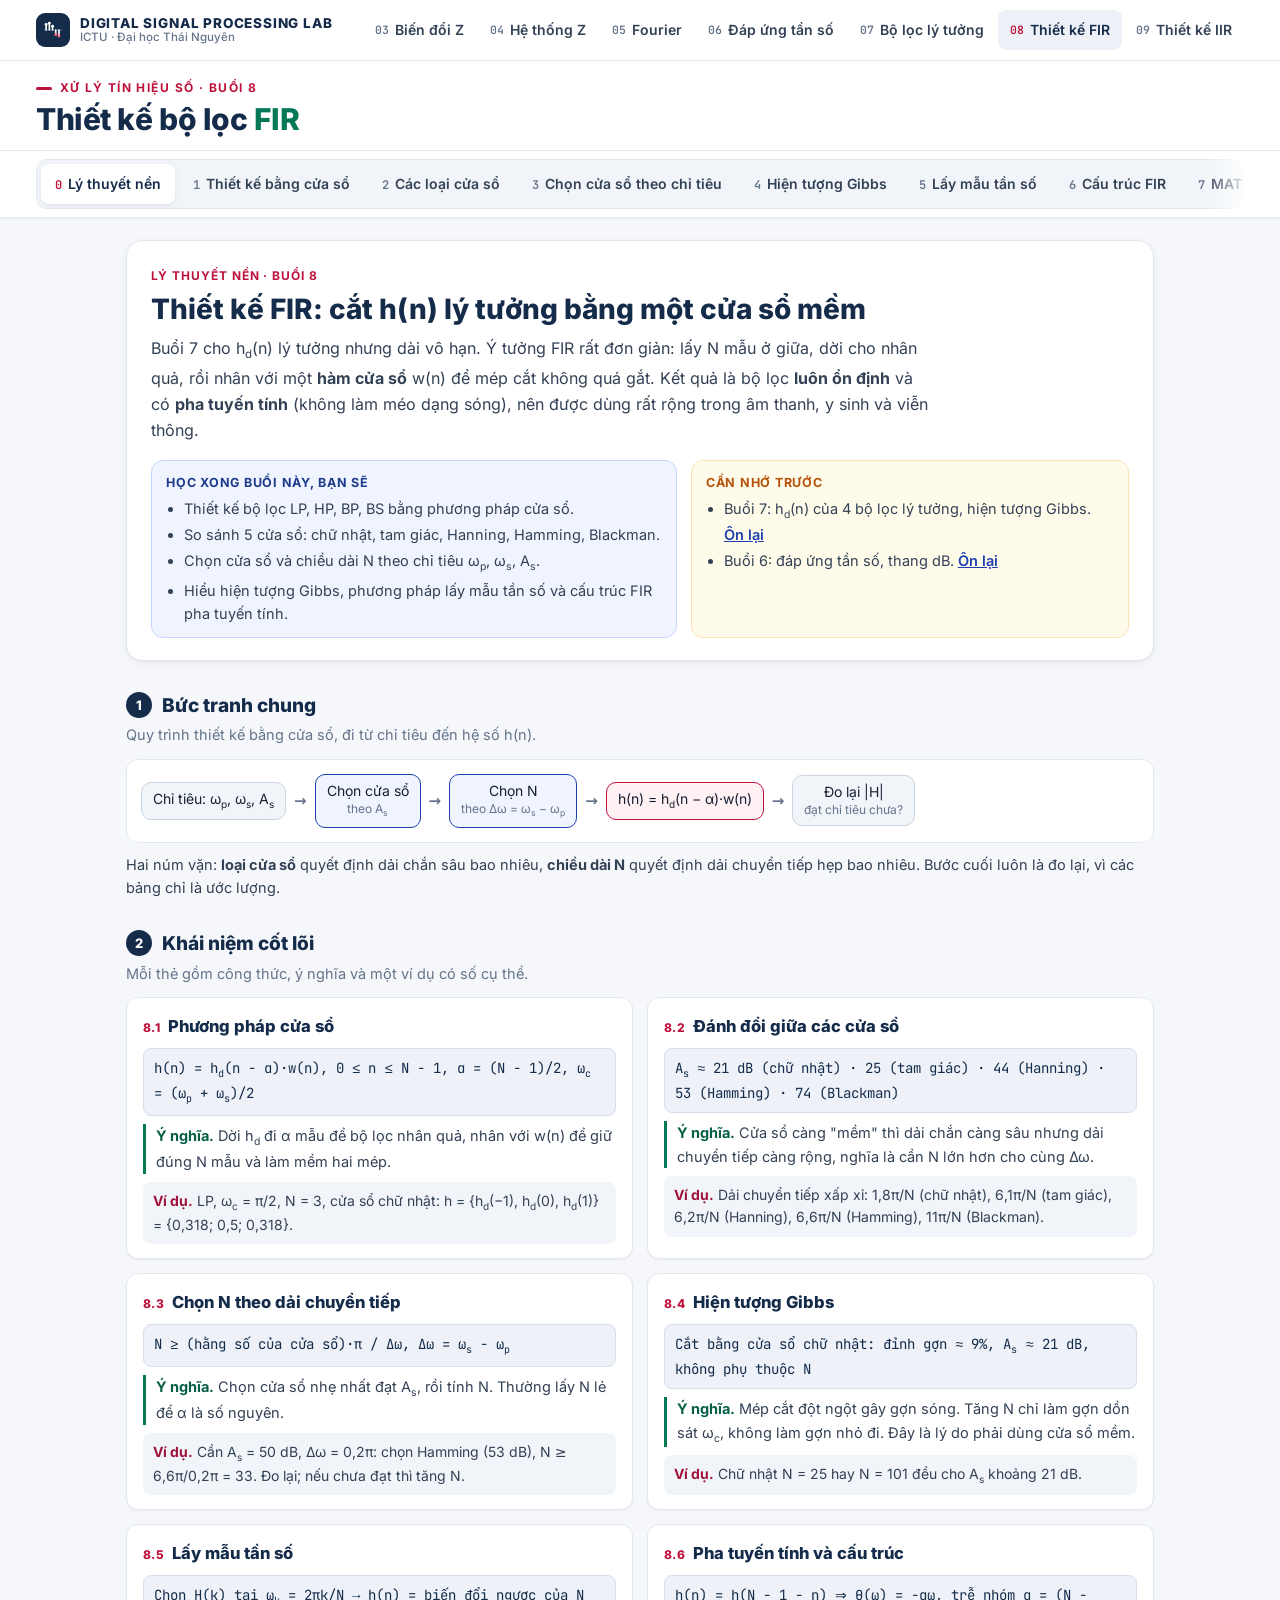
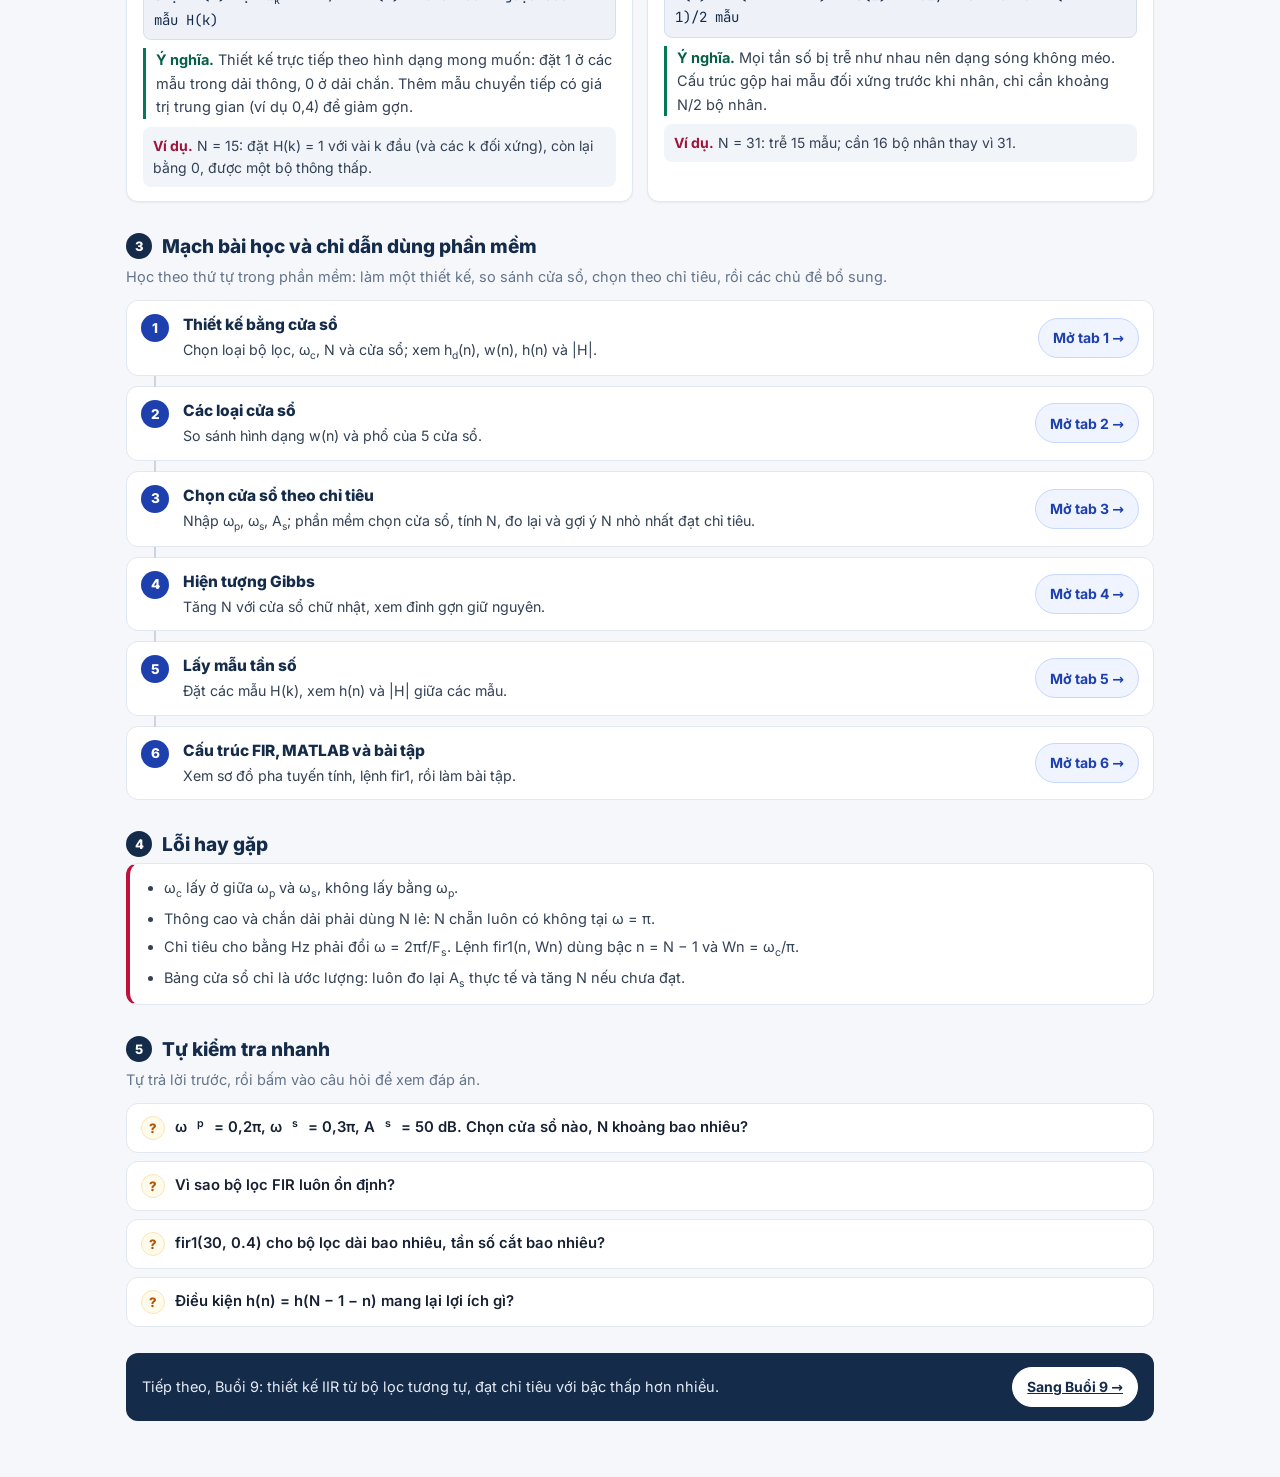
<file: thiet-ke-fir.html>
<!doctype html>
<html lang="vi">
<head>
<meta charset="utf-8">
<meta name="viewport" content="width=device-width, initial-scale=1, viewport-fit=cover">
<title>Thiết kế bộ lọc FIR – DSP Lab</title>
<link rel="stylesheet" href="fonts/fonts.css">
<link rel="manifest" href="manifest.webmanifest">
<meta name="theme-color" content="#FFFFFF">
<meta name="apple-mobile-web-app-capable" content="yes">
<meta name="mobile-web-app-capable" content="yes">
<meta name="apple-mobile-web-app-status-bar-style" content="default">
<meta name="apple-mobile-web-app-title" content="DSP Lab">
<link rel="apple-touch-icon" href="icons/apple-touch-icon.png">
<link rel="icon" type="image/png" href="icons/favicon-32.png">
<link rel="stylesheet" href="assets/lab.css">

<link rel="stylesheet" href="assets/theme.css">
</head>
<body>
<header class="sitebar tools"><div class="sitebar-in">
  <a class="brand" href="./" aria-label="DSP Lab – Trang chủ"><span class="brand-mark"><svg viewBox="0 0 24 24" aria-hidden="true"><path d="M2 12h20" stroke="#5B7299" stroke-width="1"/><path d="M4.5 12V6M8 12V4.5M11.5 12V8M15 12v5M18.5 12v6.5" stroke="#fff" stroke-width="1.8" stroke-linecap="round"/><circle cx="4.5" cy="6" r="1.6" fill="#fff"/><circle cx="8" cy="4.5" r="1.6" fill="#fff"/><circle cx="11.5" cy="8" r="1.6" fill="#fff"/><circle cx="15" cy="17" r="1.6" fill="#FB7185"/><circle cx="18.5" cy="18.5" r="1.6" fill="#FB7185"/></svg></span><span class="brand-t"><b><span class="full">DIGITAL SIGNAL PROCESSING LAB</span><span class="short">DSP LAB</span></b><small>ICTU · Đại học Thái Nguyên</small></span></a>
  <nav class="sitenav" aria-label="Các phần mềm">
    <a class="home" href="./">Trang chủ</a>
    <a href="day-tin-hieu.html"><span class="n">01</span>Dãy tín hiệu</a>
    <a href="tich-chap.html"><span class="n">02</span>Tích chập</a>
    <a href="bien-doi-z.html"><span class="n">03</span>Biến đổi Z</a>
    <a href="he-thong-z.html"><span class="n">04</span>Hệ thống Z</a>
    <a href="fourier.html"><span class="n">05</span>Fourier</a>
    <a href="dap-ung-tan-so.html"><span class="n">06</span>Đáp ứng tần số</a>
    <a href="bo-loc-ly-tuong.html"><span class="n">07</span>Bộ lọc lý tưởng</a>
    <a href="thiet-ke-fir.html" aria-current="page"><span class="n">08</span>Thiết kế FIR</a>
    <a href="thiet-ke-iir.html"><span class="n">09</span>Thiết kế IIR</a>
  </nav>
</div></header>
<div class="pagehead">
  <div class="wrap">
    <div>
      <div class="eyebrow">Xử lý tín hiệu số · Buổi 8</div>
      <h1>Thiết kế bộ lọc <span class="z">FIR</span></h1>
    </div>
  </div>
</div>

<nav class="tabs" aria-label="Các phần của bài">
  <div class="wrap">
    <div class="tablist" role="tablist">
      <button class="tab" role="tab" data-tab="tk" id="tb-tk"><span class="no">1</span>Thiết kế bằng cửa sổ</button>
      <button class="tab" role="tab" data-tab="cs" id="tb-cs"><span class="no">2</span>Các loại cửa sổ</button>
      <button class="tab" role="tab" data-tab="ct" id="tb-ct"><span class="no">3</span>Chọn cửa sổ theo chỉ tiêu</button>
      <button class="tab" role="tab" data-tab="gb" id="tb-gb"><span class="no">4</span>Hiện tượng Gibbs</button>
      <button class="tab" role="tab" data-tab="ls" id="tb-ls"><span class="no">5</span>Lấy mẫu tần số</button>
      <button class="tab" role="tab" data-tab="cu" id="tb-cu"><span class="no">6</span>Cấu trúc FIR</button>
      <button class="tab" role="tab" data-tab="ml" id="tb-ml"><span class="no">7</span>MATLAB fir1</button>
      <button class="tab" role="tab" data-tab="ex" id="tb-ex"><span class="no">BT</span>Bài tập</button>
    </div>
    <button class="toggle" id="toggleCtl" aria-pressed="false" aria-label="Ẩn hoặc hiện bảng điều khiển"><svg viewBox="0 0 24 24" width="18" height="18" aria-hidden="true"><rect x="3" y="4" width="18" height="16" rx="2.5" fill="none" stroke="currentColor" stroke-width="2"/><line x1="9.5" y1="4" x2="9.5" y2="20" stroke="currentColor" stroke-width="2"/></svg><span id="toggleTxt">Ẩn bảng điều khiển</span></button>
  </div>
</nav>

<!--LT--><section class="lt" id="lt-intro" role="tabpanel" aria-labelledby="tb-nen" hidden><div class="lt-in"><div class="lt-hero"><span class="lt-kick">Lý thuyết nền · Buổi 8</span><h2>Thiết kế FIR: cắt h(n) lý tưởng bằng một cửa sổ mềm</h2><p class="lt-lead">Buổi 7 cho h<sub>d</sub>(n) lý tưởng nhưng dài vô hạn. Ý tưởng FIR rất đơn giản: lấy N mẫu ở giữa, dời cho nhân quả, rồi nhân với một <b>hàm cửa sổ</b> w(n) để mép cắt không quá gắt. Kết quả là bộ lọc <b>luôn ổn định</b> và có <b>pha tuyến tính</b> (không làm méo dạng sóng), nên được dùng rất rộng trong âm thanh, y sinh và viễn thông.</p><div class="lt-meta"><div class="lt-box lt-goal"><b class="t">Học xong buổi này, bạn sẽ</b><ul><li>Thiết kế bộ lọc LP, HP, BP, BS bằng phương pháp cửa sổ.</li><li>So sánh 5 cửa sổ: chữ nhật, tam giác, Hanning, Hamming, Blackman.</li><li>Chọn cửa sổ và chiều dài N theo chỉ tiêu ω<sub>p</sub>, ω<sub>s</sub>, A<sub>s</sub>.</li><li>Hiểu hiện tượng Gibbs, phương pháp lấy mẫu tần số và cấu trúc FIR pha tuyến tính.</li></ul></div><div class="lt-box lt-pre"><b class="t">Cần nhớ trước</b><ul><li>Buổi 7: h<sub>d</sub>(n) của 4 bộ lọc lý tưởng, hiện tượng Gibbs. <a href="bo-loc-ly-tuong.html#lt">Ôn lại</a></li><li>Buổi 6: đáp ứng tần số, thang dB. <a href="dap-ung-tan-so.html#fr">Ôn lại</a></li></ul></div></div></div><div class="lt-sec"><h3><span class="n">1</span>Bức tranh chung</h3><p class="sub">Quy trình thiết kế bằng cửa sổ, đi từ chỉ tiêu đến hệ số h(n).</p><div class="lt-flow"><span class="nd ">Chỉ tiêu: ω<sub>p</sub>, ω<sub>s</sub>, A<sub>s</sub></span><span class="ar" aria-hidden="true">→</span><span class="nd bl">Chọn cửa sổ<small>theo A<sub>s</sub></small></span><span class="ar" aria-hidden="true">→</span><span class="nd bl">Chọn N<small>theo Δω = ω<sub>s</sub> − ω<sub>p</sub></small></span><span class="ar" aria-hidden="true">→</span><span class="nd hl">h(n) = h<sub>d</sub>(n − α)·w(n)</span><span class="ar" aria-hidden="true">→</span><span class="nd ">Đo lại |H|<small>đạt chỉ tiêu chưa?</small></span></div><p class="lt-note">Hai núm vặn: <b>loại cửa sổ</b> quyết định dải chắn sâu bao nhiêu, <b>chiều dài N</b> quyết định dải chuyển tiếp hẹp bao nhiêu. Bước cuối luôn là đo lại, vì các bảng chỉ là ước lượng.</p></div><div class="lt-sec"><h3><span class="n">2</span>Khái niệm cốt lõi</h3><p class="sub">Mỗi thẻ gồm công thức, ý nghĩa và một ví dụ có số cụ thể.</p><div class="lt-grid"><article class="lt-card"><h4><span class="k">8.1</span>Phương pháp cửa sổ</h4><div class="lt-f wrap">h(n) = h<sub>d</sub>(n − α)·w(n),  0 ≤ n ≤ N − 1,  α = (N − 1)/2,  ω<sub>c</sub> = (ω<sub>p</sub> + ω<sub>s</sub>)/2</div><p class="lt-mean"><b>Ý nghĩa.</b> Dời h<sub>d</sub> đi α mẫu để bộ lọc nhân quả, nhân với w(n) để giữ đúng N mẫu và làm mềm hai mép.</p><div class="lt-ex"><b>Ví dụ.</b> LP, ω<sub>c</sub> = π/2, N = 3, cửa sổ chữ nhật: h = {h<sub>d</sub>(−1), h<sub>d</sub>(0), h<sub>d</sub>(1)} = {0,318; 0,5; 0,318}.</div></article><article class="lt-card"><h4><span class="k">8.2</span>Đánh đổi giữa các cửa sổ</h4><div class="lt-f wrap">A<sub>s</sub> ≈ 21 dB (chữ nhật) · 25 (tam giác) · 44 (Hanning) · 53 (Hamming) · 74 (Blackman)</div><p class="lt-mean"><b>Ý nghĩa.</b> Cửa sổ càng "mềm" thì dải chắn càng sâu nhưng dải chuyển tiếp càng rộng, nghĩa là cần N lớn hơn cho cùng Δω.</p><div class="lt-ex"><b>Ví dụ.</b> Dải chuyển tiếp xấp xỉ: 1,8π/N (chữ nhật), 6,1π/N (tam giác), 6,2π/N (Hanning), 6,6π/N (Hamming), 11π/N (Blackman).</div></article><article class="lt-card"><h4><span class="k">8.3</span>Chọn N theo dải chuyển tiếp</h4><div class="lt-f">N ≥ (hằng số của cửa sổ)·π / Δω,   Δω = ω<sub>s</sub> − ω<sub>p</sub></div><p class="lt-mean"><b>Ý nghĩa.</b> Chọn cửa sổ nhẹ nhất đạt A<sub>s</sub>, rồi tính N. Thường lấy N lẻ để α là số nguyên.</p><div class="lt-ex"><b>Ví dụ.</b> Cần A<sub>s</sub> = 50 dB, Δω = 0,2π: chọn Hamming (53 dB), N ≥ 6,6π/0,2π = 33. Đo lại; nếu chưa đạt thì tăng N.</div></article><article class="lt-card"><h4><span class="k">8.4</span>Hiện tượng Gibbs</h4><div class="lt-f">Cắt bằng cửa sổ chữ nhật: đỉnh gợn ≈ 9%, A<sub>s</sub> ≈ 21 dB, không phụ thuộc N</div><p class="lt-mean"><b>Ý nghĩa.</b> Mép cắt đột ngột gây gợn sóng. Tăng N chỉ làm gợn dồn sát ω<sub>c</sub>, không làm gợn nhỏ đi. Đây là lý do phải dùng cửa sổ mềm.</p><div class="lt-ex"><b>Ví dụ.</b> Chữ nhật N = 25 hay N = 101 đều cho A<sub>s</sub> khoảng 21 dB.</div></article><article class="lt-card"><h4><span class="k">8.5</span>Lấy mẫu tần số</h4><div class="lt-f">Chọn H(k) tại ω<sub>k</sub> = 2πk/N  →  h(n) = biến đổi ngược của N mẫu H(k)</div><p class="lt-mean"><b>Ý nghĩa.</b> Thiết kế trực tiếp theo hình dạng mong muốn: đặt 1 ở các mẫu trong dải thông, 0 ở dải chắn. Thêm mẫu chuyển tiếp có giá trị trung gian (ví dụ 0,4) để giảm gợn.</p><div class="lt-ex"><b>Ví dụ.</b> N = 15: đặt H(k) = 1 với vài k đầu (và các k đối xứng), còn lại bằng 0, được một bộ thông thấp.</div></article><article class="lt-card"><h4><span class="k">8.6</span>Pha tuyến tính và cấu trúc</h4><div class="lt-f">h(n) = h(N − 1 − n)  ⇒  θ(ω) = −αω,  trễ nhóm α = (N − 1)/2 mẫu</div><p class="lt-mean"><b>Ý nghĩa.</b> Mọi tần số bị trễ như nhau nên dạng sóng không méo. Cấu trúc gộp hai mẫu đối xứng trước khi nhân, chỉ cần khoảng N/2 bộ nhân.</p><div class="lt-ex"><b>Ví dụ.</b> N = 31: trễ 15 mẫu; cần 16 bộ nhân thay vì 31.</div></article></div></div><div class="lt-sec"><h3><span class="n">3</span>Mạch bài học và chỉ dẫn dùng phần mềm</h3><p class="sub">Học theo thứ tự trong phần mềm: làm một thiết kế, so sánh cửa sổ, chọn theo chỉ tiêu, rồi các chủ đề bổ sung.</p><ol class="lt-path"><li><div><h4>Thiết kế bằng cửa sổ</h4><p>Chọn loại bộ lọc, ω<sub>c</sub>, N và cửa sổ; xem h<sub>d</sub>(n), w(n), h(n) và |H|.</p></div><button type="button" class="lt-go" data-open="tk">Mở tab 1 →</button></li><li><div><h4>Các loại cửa sổ</h4><p>So sánh hình dạng w(n) và phổ của 5 cửa sổ.</p></div><button type="button" class="lt-go" data-open="cs">Mở tab 2 →</button></li><li><div><h4>Chọn cửa sổ theo chỉ tiêu</h4><p>Nhập ω<sub>p</sub>, ω<sub>s</sub>, A<sub>s</sub>; phần mềm chọn cửa sổ, tính N, đo lại và gợi ý N nhỏ nhất đạt chỉ tiêu.</p></div><button type="button" class="lt-go" data-open="ct">Mở tab 3 →</button></li><li><div><h4>Hiện tượng Gibbs</h4><p>Tăng N với cửa sổ chữ nhật, xem đỉnh gợn giữ nguyên.</p></div><button type="button" class="lt-go" data-open="gb">Mở tab 4 →</button></li><li><div><h4>Lấy mẫu tần số</h4><p>Đặt các mẫu H(k), xem h(n) và |H| giữa các mẫu.</p></div><button type="button" class="lt-go" data-open="ls">Mở tab 5 →</button></li><li><div><h4>Cấu trúc FIR, MATLAB và bài tập</h4><p>Xem sơ đồ pha tuyến tính, lệnh fir1, rồi làm bài tập.</p></div><button type="button" class="lt-go" data-open="cu">Mở tab 6 →</button></li></ol></div><div class="lt-sec"><h3><span class="n">4</span>Lỗi hay gặp</h3><div class="lt-warn"><ul><li>ω<sub>c</sub> lấy ở giữa ω<sub>p</sub> và ω<sub>s</sub>, không lấy bằng ω<sub>p</sub>.</li><li>Thông cao và chắn dải phải dùng N lẻ: N chẵn luôn có không tại ω = π.</li><li>Chỉ tiêu cho bằng Hz phải đổi ω = 2πf/F<sub>s</sub>. Lệnh fir1(n, Wn) dùng bậc n = N − 1 và Wn = ω<sub>c</sub>/π.</li><li>Bảng cửa sổ chỉ là ước lượng: luôn đo lại A<sub>s</sub> thực tế và tăng N nếu chưa đạt.</li></ul></div></div><div class="lt-sec"><h3><span class="n">5</span>Tự kiểm tra nhanh</h3><p class="sub">Tự trả lời trước, rồi bấm vào câu hỏi để xem đáp án.</p><div class="lt-q"><details><summary>ω<sub>p</sub> = 0,2π, ω<sub>s</sub> = 0,3π, A<sub>s</sub> = 50 dB. Chọn cửa sổ nào, N khoảng bao nhiêu?</summary><div class="a">Hamming (53 dB). N ≥ 6,6π/0,1π = 66, lấy N = 67 (lẻ), rồi đo lại.</div></details><details><summary>Vì sao bộ lọc FIR luôn ổn định?</summary><div class="a">h(n) chỉ có N mẫu nên Σ|h(n)| hữu hạn; mọi cực đều nằm tại z = 0.</div></details><details><summary>fir1(30, 0.4) cho bộ lọc dài bao nhiêu, tần số cắt bao nhiêu?</summary><div class="a">31 hệ số (bậc 30), ω<sub>c</sub> = 0,4π.</div></details><details><summary>Điều kiện h(n) = h(N − 1 − n) mang lại lợi ích gì?</summary><div class="a">Pha tuyến tính: mọi tần số trễ đúng α mẫu, dạng sóng không bị méo.</div></details></div></div><div class="lt-next"><p>Tiếp theo, Buổi 9: thiết kế IIR từ bộ lọc tương tự, đạt chỉ tiêu với bậc thấp hơn nhiều.</p><a class="lt-go" href="thiet-ke-iir.html">Sang Buổi 9 →</a></div></div></section><!--/LT-->
<main>
<div class="wrap">
<!-- ============ 1. THIẾT KẾ BẰNG CỬA SỔ ============ -->
<section class="tabpanel" id="p-tk" hidden>
  <div class="panel-grid">
    <aside class="controls">
      <div class="field"><span class="lbl">Loại bộ lọc</span>
        <div class="seg2" id="tk-type"><button data-t="lp" aria-pressed="true">Thông thấp</button><button data-t="hp" aria-pressed="false">Thông cao</button><button data-t="bp" aria-pressed="false">Thông dải</button><button data-t="bs" aria-pressed="false">Chắn dải</button></div></div>
      <div class="field"><span class="lbl">Tần số lấy mẫu F<sub>s</sub> (Hz)</span><input type="text" id="tk-fs" value="8000"></div>
      <div class="row2">
        <div class="field"><span class="lbl" id="tk-l1">Tần số cắt f<sub>c</sub> (Hz)</span><input type="text" id="tk-f1" value="800"></div>
        <div class="field" id="tk-f2f" hidden><span class="lbl">f<sub>c2</sub> (Hz)</span><input type="text" id="tk-f2" value="1800"></div>
      </div>
      <div class="field"><span class="lbl">Chiều dài N</span><input type="number" id="tk-N" value="3" min="1" step="1"><small id="tk-Nh"></small></div>
      <div class="field"><span class="lbl">Cửa sổ</span><select id="tk-win"><option value="rect">Chữ nhật</option><option value="tri">Tam giác</option><option value="hann">Hanning</option><option value="hamming" selected>Hamming</option><option value="blackman">Blackman</option></select></div>
      <label class="switch"><input type="checkbox" id="tk-scale"> Chuẩn hóa như fir1 (|H| = 1 ở giữa dải thông)</label>
      <div class="field"><span class="lbl">Ví dụ bài giảng</span>
        <div class="chips">
          <button class="chip small" data-tk="lp|8000|800||3|hamming|0">Ví dụ 3</button>
          <button class="chip small" data-tk="lp|8000|1600||25|hamming|1">Bài mẫu 1</button>
          <button class="chip small" data-tk="bp|8000|1600|1800|5|hamming|1">TH 1 (thông dải)</button>
          <button class="chip small" data-tk="bs|8000|1600|2400|5|hamming|1">TH 2 (chắn dải)</button>
          <button class="chip small" data-tk="lp|8000|1500||3|rect|0">TH 3</button>
          <button class="chip small" data-tk="hp|8000|1600||3|rect|0">TH 4</button>
        </div></div>
      <div class="field"><span class="lbl">Thang biên độ</span><div class="seg2" id="tk-sc"><button data-s="lin" aria-pressed="false">Tuyến tính</button><button data-s="db" aria-pressed="true">dB</button></div></div>
    </aside>
    <div class="out">
      <div class="card">
        <h2>Phương pháp cửa sổ: lấy bộ lọc lý tưởng rồi "cắt" cho vừa</h2>
        <div class="intro">
          <div class="why"><b>Vì sao cần</b>Bộ lọc lý tưởng có h(n) dài vô hạn, không nhân quả (Buổi 7). Cần một bộ lọc thật, ngắn, chạy được trên chip mà vẫn gần với lý tưởng.</div>
          <div class="what"><b>5 bước</b>Chọn chỉ tiêu → h<sub>d</sub>(n) lý tưởng → chọn cửa sổ → h(n) = h<sub>d</sub>(n)·w(n) → kiểm tra lại trong miền tần số, chưa đạt thì tăng N.</div>
          <div class="use"><b>Ưu điểm FIR</b>Chỉ có cực tại z = 0 nên luôn ổn định. h(n) đối xứng nên pha tuyến tính: mọi tần số bị trễ như nhau, tín hiệu không méo dạng.</div>
        </div>
        <p class="ref">Mục 8.1.2 bài giảng.</p>
      </div>
      <div class="card"><h2>Lời giải từng bước</h2><ol class="steps" id="tk-steps"></ol></div>
      <div class="card"><h2>Bảng hệ số</h2><div class="tbl-wrap" id="tk-tbl"></div><div class="res math" id="tk-hz"></div></div>
      <div class="card">
        <div class="plot-hd"><h3>Đáp ứng xung h(n)</h3></div><div class="plot" id="tk-h"></div><div id="tk-hl"></div>
        <div class="plot-hd" style="margin-top:12px"><h3 id="tk-mt">Đáp ứng biên độ</h3></div><div class="plot" id="tk-m"></div>
        <div class="plot-hd" style="margin-top:12px"><h3>Đáp ứng pha (độ): đường thẳng trong dải thông</h3></div><div class="plot" id="tk-p"></div>
        <div class="kv" id="tk-kv"></div>
      </div>
    </div>
  </div>
</section>

<!-- ============ 2. CÁC LOẠI CỬA SỔ ============ -->
<section class="tabpanel" id="p-cs" hidden>
  <div class="panel-grid">
    <aside class="controls">
      <div class="field"><span class="lbl">Chiều dài N</span><div class="rangeRow"><input type="range" id="cs-N" min="5" max="81" step="2" value="31"><output id="cs-No">31</output></div></div>
      <div class="field"><span class="lbl">Hiển thị</span>
        <div class="chips" id="cs-sel">
          <button class="chip small" data-w="rect" aria-pressed="true">Chữ nhật</button>
          <button class="chip small" data-w="tri" aria-pressed="false">Tam giác</button>
          <button class="chip small" data-w="hann" aria-pressed="false">Hanning</button>
          <button class="chip small" data-w="hamming" aria-pressed="true">Hamming</button>
          <button class="chip small" data-w="blackman" aria-pressed="true">Blackman</button>
        </div></div>
    </aside>
    <div class="out">
      <div class="card">
        <h2>Cửa sổ quyết định độ gợn và độ dốc của bộ lọc</h2>
        <div class="intro">
          <div class="why"><b>Vì sao cần</b>Cắt thẳng tay (cửa sổ chữ nhật) gây gợn lớn. Cửa sổ "mềm" giảm dần về hai đầu nên ít gợn hơn.</div>
          <div class="what"><b>Hai thông số</b>Bề rộng đỉnh trung tâm ⇒ độ rộng dải chuyển tiếp. Tỷ số đỉnh thứ cấp/đỉnh trung tâm ⇒ độ gợn và độ suy giảm dải chắn.</div>
          <div class="use"><b>Đánh đổi</b>Gợn càng nhỏ thì đỉnh trung tâm càng rộng: muốn vừa ít gợn vừa dốc thì phải tăng N, tốn thêm phép nhân.</div>
        </div>
        <p class="ref">Mục 8.1.2, bảng 8.1 bài giảng.</p>
      </div>
      <div class="card"><div class="plot-hd"><h3>Hình dạng w(n)</h3></div><div class="plot" id="cs-w"></div><div id="cs-wl"></div></div>
      <div class="card"><div class="plot-hd"><h3>Phổ cửa sổ |W(e<sup>jω</sup>)| (dB, chuẩn hóa đỉnh = 0 dB)</h3></div><div class="plot" id="cs-W"></div></div>
      <div class="card"><h2>So sánh với bảng 8.1 (đo trực tiếp trên phổ)</h2><div class="tbl-wrap" id="cs-tbl"></div></div>
    </div>
  </div>
</section>

<!-- ============ 3. CHỌN CỬA SỔ THEO CHỈ TIÊU ============ -->
<section class="tabpanel" id="p-ct" hidden>
  <div class="panel-grid">
    <aside class="controls">
      <div class="row2">
        <div class="field"><span class="lbl">f<sub>pass</sub> (Hz)</span><input type="text" id="ct-fp" value="1850"></div>
        <div class="field"><span class="lbl">f<sub>stop</sub> (Hz)</span><input type="text" id="ct-fst" value="2150"></div>
      </div>
      <div class="field"><span class="lbl">Tần số lấy mẫu f<sub>s</sub> (Hz)</span><input type="text" id="ct-fs" value="8000"></div>
      <div class="row2">
        <div class="field"><span class="lbl">Suy hao dải chắn (dB)</span><input type="text" id="ct-As" value="20"></div>
        <div class="field"><span class="lbl">Gợn dải thông (dB)</span><input type="text" id="ct-Ap" value="1"></div>
      </div>
      <div class="chips"><button class="chip small" data-ct="1850|2150|8000|20|1">Ví dụ 4</button><button class="chip small" data-ct="1500|2000|8000|50|0,1">Cần 50 dB</button><button class="chip small" data-ct="1500|2000|8000|60|0,01">Cần 60 dB</button></div>
      <button class="btn" id="ct-go">Mở thiết kế này ở tab 1</button>
    </aside>
    <div class="out">
      <div class="card">
        <h2>Từ chỉ tiêu kỹ thuật ra loại cửa sổ, N và f<sub>c</sub></h2>
        <div class="intro">
          <div class="why"><b>Vì sao cần</b>Trong thực tế người ta cho yêu cầu (dải thông, dải chắn, suy hao), không cho sẵn N và cửa sổ.</div>
          <div class="what"><b>Cách làm</b>Suy hao dải chắn chọn loại cửa sổ; độ rộng dải chuyển Δf = (f<sub>stop</sub> − f<sub>pass</sub>)/f<sub>s</sub> chọn N; tần số cắt đặt giữa hai mép.</div>
          <div class="use"><b>Kiểm tra</b>Phần mềm thiết kế ngay bộ lọc vừa chọn và đo lại xem có đạt chỉ tiêu không.</div>
        </div>
        <p class="ref">Mục 8.1.2, bảng 8.2 và Ví dụ 4 bài giảng.</p>
      </div>
      <div class="card"><h2>Bảng 8.2</h2><div class="tbl-wrap" id="ct-tbl"></div></div>
      <div class="card"><h2>Lời giải từng bước</h2><ol class="steps" id="ct-steps"></ol></div>
      <div class="card"><div class="plot-hd"><h3>Bộ lọc thu được (dB) và vùng chỉ tiêu</h3></div><div class="plot" id="ct-plot"></div><div id="ct-res"></div></div>
    </div>
  </div>
</section>

<!-- ============ 4. GIBBS ============ -->
<section class="tabpanel" id="p-gb" hidden>
  <div class="panel-grid">
    <aside class="controls">
      <div class="field"><span class="lbl">Chiều dài N</span><div class="rangeRow"><input type="range" id="gb-N" min="5" max="151" step="2" value="21"><output id="gb-No">21</output></div></div>
      <div class="field"><span class="lbl">ω<sub>c</sub> (phần của π)</span><div class="rangeRow"><input type="range" id="gb-wc" min="0.1" max="0.9" step="0.05" value="0.5"><output id="gb-wco">π/2</output></div></div>
      <label class="switch"><input type="checkbox" id="gb-ham" checked> So sánh với cửa sổ Hamming</label>
    </aside>
    <div class="out">
      <div class="card">
        <h2>Hiện tượng Gibbs: gợn 9% không mất đi khi tăng N</h2>
        <div class="intro">
          <div class="why"><b>Hiện tượng</b>Cắt h(n) bằng cửa sổ chữ nhật làm |H| gợn sóng cạnh tần số cắt. Đỉnh gợn đầu tiên luôn vượt khoảng 9%, dù N lớn bao nhiêu.</div>
          <div class="what"><b>Nguyên nhân</b>|H| là tích chập của bộ lọc lý tưởng với phổ cửa sổ. Đỉnh thứ cấp −13 dB của cửa sổ chữ nhật không phụ thuộc N.</div>
          <div class="use"><b>Cách khắc phục</b>Dùng cửa sổ có đỉnh thứ cấp thấp hơn (Hamming, Blackman). Tăng N chỉ làm gợn dồn sát tần số cắt.</div>
        </div>
      </div>
      <div class="card"><div class="plot-hd"><h3>|H(e<sup>jω</sup>)| tuyến tính</h3></div><div class="plot" id="gb-plot"></div><div id="gb-leg"></div><div class="kv" id="gb-kv"></div></div>
    </div>
  </div>
</section>

<!-- ============ 5. LẤY MẪU TẦN SỐ ============ -->
<section class="tabpanel" id="p-ls" hidden>
  <div class="panel-grid">
    <aside class="controls">
      <div class="field"><span class="lbl">Loại bộ lọc</span>
        <div class="seg2" id="ls-type"><button data-t="lp" aria-pressed="true">Thông thấp</button><button data-t="hp" aria-pressed="false">Thông cao</button><button data-t="bp" aria-pressed="false">Thông dải</button><button data-t="bs" aria-pressed="false">Chắn dải</button></div></div>
      <div class="field"><span class="lbl">Số hệ số N (lẻ)</span><input type="number" id="ls-N" value="25" min="3" step="2"></div>
      <div class="field"><span class="lbl">F<sub>s</sub> (Hz)</span><input type="text" id="ls-fs" value="8000"></div>
      <div class="row2">
        <div class="field"><span class="lbl" id="ls-l1">f<sub>c</sub> (Hz)</span><input type="text" id="ls-f1" value="2000"></div>
        <div class="field" id="ls-f2f" hidden><span class="lbl">f<sub>c2</sub> (Hz)</span><input type="text" id="ls-f2" value="1800"></div>
      </div>
      <div class="chips">
        <button class="chip small" data-ls="lp|25|8000|2000|">Nâng cao 1</button>
        <button class="chip small" data-ls="hp|31|8000|2400|">Nâng cao 2</button>
        <button class="chip small" data-ls="bp|5|8000|1600|1800">Nâng cao 3</button>
        <button class="chip small" data-ls="bs|5|8000|1600|2400">Nâng cao 4</button>
      </div>
    </aside>
    <div class="out">
      <div class="card">
        <h2>Lấy mẫu tần số: cho trước |H| tại N điểm rồi tính ngược h(n)</h2>
        <div class="intro">
          <div class="why"><b>Ý tưởng</b>Thay vì cắt h(n), ta quy định đáp ứng tần số tại các điểm cách đều ω<sub>k</sub> = 2πk/N: bằng 1 trong dải thông, 0 trong dải chắn.</div>
          <div class="what"><b>Công thức (N lẻ, pha tuyến tính)</b>h(n) = (1/N)·[H₀ + 2·Σ<sub>k=1</sub><sup>(N−1)/2</sup> H<sub>k</sub>·cos(2πk(n − α)/N)], α = (N−1)/2.</div>
          <div class="use"><b>Đặc điểm</b>|H| đi qua đúng các điểm mẫu; giữa các điểm vẫn có gợn. Thuận tiện khi muốn đáp ứng có hình dạng tùy ý.</div>
        </div>
        <p class="ref">Bài thực hành nâng cao, mục 8.3.3.</p>
      </div>
      <div class="card"><h2>Từng bước</h2><ol class="steps" id="ls-steps"></ol></div>
      <div class="card"><div class="plot-hd"><h3>|H(e<sup>jω</sup>)| và các điểm mẫu H<sub>k</sub></h3></div><div class="plot" id="ls-m"></div>
        <div class="plot-hd" style="margin-top:12px"><h3>h(n)</h3></div><div class="plot" id="ls-h"></div><div class="tbl-wrap" id="ls-tbl"></div></div>
    </div>
  </div>
</section>

<!-- ============ 6. CẤU TRÚC FIR ============ -->
<section class="tabpanel" id="p-cu" hidden>
  <div class="panel-grid">
    <aside class="controls">
      <div class="field"><span class="lbl">Hệ số h(0), h(1), …</span><input type="text" id="cu-h" value="0,2 0,5 -0,3 0,5 0,2"></div>
      <div class="field"><span class="lbl">Dạng</span><div class="seg2" id="cu-f"><button data-f="tt" aria-pressed="false">Thông thường</button><button data-f="tt2" aria-pressed="true">Pha tuyến tính</button></div></div>
      <div class="chips"><button class="chip small" data-cu="0,2 0,5 -0,3 0,5 0,2">Ví dụ 6</button><button class="chip small" data-cu="0,01497 0,2 0,01497">Ví dụ 3</button><button class="chip small" data-cu="1 2 3 3 2 1">N chẵn</button></div>
      <small class="muted" id="cu-hint"></small>
    </aside>
    <div class="out">
      <div class="card">
        <h2>Lắp bộ lọc FIR: dạng thông thường và dạng pha tuyến tính</h2>
        <div class="intro">
          <div class="why"><b>Vì sao cần</b>Bộ lọc FIR dài vài chục đến vài trăm hệ số, phép nhân tốn tài nguyên nhất trên chip.</div>
          <div class="what"><b>Mẹo đối xứng</b>h(n) = h(N−1−n) nên cộng hai mẫu vào đối xứng trước, nhân sau: b₀[x(n) + x(n−4)] thay vì b₀x(n) + b₀x(n−4).</div>
          <div class="use"><b>Lợi ích</b>Số phép nhân giảm gần một nửa, số phép cộng giữ nguyên.</div>
        </div>
        <p class="ref">Mục 8.2 bài giảng, Ví dụ 6.</p>
      </div>
      <div class="card"><div class="math big" id="cu-eq"></div><div class="kv" id="cu-kv"></div></div>
      <div class="card"><h2 id="cu-t"></h2><div class="diag" id="cu-svg"></div></div>
    </div>
  </div>
</section>

<!-- ============ 7. MATLAB ============ -->
<section class="tabpanel" id="p-ml" hidden>
  <div class="panel-grid">
    <aside class="controls"><small class="muted">Chương trình lấy bộ lọc đang thiết kế ở tab 1.</small><button class="btn ghost" id="ml-copy">Sao chép</button></aside>
    <div class="out">
      <div class="card"><h2>Chương trình fir1</h2><pre class="code" id="ml-code"></pre></div>
      <div class="card"><h2>Kết quả để đối chiếu</h2><div class="tbl-wrap" id="ml-out"></div></div>
      <div class="card"><h2>Cú pháp fir1</h2><table class="t"><tr><th>Tham số</th><th>Ý nghĩa</th></tr>
        <tr><td class="m">n</td><td>Bậc bộ lọc, n = N − 1 (N là chiều dài)</td></tr>
        <tr><td class="m">Wn</td><td>Tần số cắt chuẩn hóa từ 0 đến 1, với 1 ứng với F<sub>s</sub>/2: Wn = 2f<sub>c</sub>/F<sub>s</sub>. Thông dải, chắn dải: Wn = [W1 W2]</td></tr>
        <tr><td class="m">'low' 'high' 'stop'</td><td>Thông thấp, thông cao, chắn dải; thông dải là mặc định khi Wn có 2 phần tử</td></tr>
        <tr><td class="m">window</td><td>rectwin(N), bartlett(N), hann(N), hamming(N), blackman(N)</td></tr></table>
        <p class="key">fir1 tự chuẩn hóa để |H| = 1 ở giữa dải thông, nên hệ số lệch một chút so với cách tính tay ở Ví dụ 3. Bỏ chuẩn hóa: thêm tham số 'noscale'. Cửa sổ tam giác trong bài giảng (8.20) trùng với bartlett(N); triang(N) của MATLAB không có hai mẫu 0 ở đầu.</p></div>
    </div>
  </div>
</section>

<!-- ============ BÀI TẬP ============ -->
<section class="tabpanel" id="p-ex" hidden>
  <div class="panel-grid">
    <aside class="controls">
      <label class="switch"><input type="checkbox" id="ex-class"> Chế độ lên lớp</label>
      <small class="muted">Bật để ẩn lời giải, bấm “Hiện bước tiếp” để mở từng bước khi giảng.</small>
      <div class="field"><span class="lbl">Lọc theo nhóm</span>
        <div class="chips" id="ex-filter">
          <button class="chip small" data-g="all" aria-pressed="true">Tất cả</button>
          <button class="chip small" data-g="A" aria-pressed="false">A. Cửa sổ</button>
          <button class="chip small" data-g="B" aria-pressed="false">B. Chọn N</button>
          <button class="chip small" data-g="C" aria-pressed="false">C. Cửa sổ, Gibbs</button>
          <button class="chip small" data-g="D" aria-pressed="false">D. Cấu trúc, lấy mẫu</button>
        </div></div>
    </aside>
    <div class="out" id="ex-list"></div>
  </div>
</section>

<footer>Thiết kế bộ lọc FIR · Xử lý tín hiệu số · NGUYỄN SỸ HIỆP · Trường Đại học Công nghệ Thông tin và Truyền thông – ĐH Thái Nguyên</footer>
</div>
</main>
<script>(function(){var a=document.querySelector('.sitenav a[aria-current]');if(a&&a.scrollIntoView){var n=a.parentNode;n.scrollLeft=a.offsetLeft-n.clientWidth/2+a.clientWidth/2;}})();</script>
<script src="assets/zcore.js"></script>
<script src="assets/fcore.js"></script>
<script>
/* =================== BUỔI 8: THIẾT KẾ FIR =================== */
const W2 = wGrid(1025);
const TNAME = {lp: 'thông thấp', hp: 'thông cao', bp: 'thông dải', bs: 'chắn dải'};
const ML_T = {lp: "'low'", hp: "'high'", bp: "'bandpass'", bs: "'stop'"};
const WFORM = {rect: 'w(n) = 1', tri: 'w(n) = 1 − |2n/(N−1) − 1|', hann: 'w(n) = 0,5 − 0,5·cos(2πn/(N−1))', hamming: 'w(n) = 0,54 − 0,46·cos(2πn/(N−1))', blackman: 'w(n) = 0,42 − 0,5·cos(2πn/(N−1)) + 0,08·cos(4πn/(N−1))'};
const fmtA = v => { const s = (+v.toFixed(5)).toString(); return s.replace('-', '−').replace('.', ','); };

/* ---------- TAB 1 ---------- */
let TK = {t: 'lp', sc: 'db'}, DES = null;
function design(){
  const fs = parseNum($('tk-fs').value), f1 = parseNum($('tk-f1').value), f2 = parseNum($('tk-f2').value); let N = parseInt($('tk-N').value, 10);
  const two = TK.t === 'bp' || TK.t === 'bs';
  if (!(fs > 0) || !(f1 > 0) || f1 >= fs / 2 || (two && !(f2 > f1 && f2 < fs / 2)) || !(N >= 1) || N > 401) return {err: 'Cần 0 < f<sub>c</sub> < F<sub>s</sub>/2' + (two ? ' và f<sub>c1</sub> < f<sub>c2</sub>' : '') + ', 1 ≤ N ≤ 401.'};
  let note = '';
  if ((TK.t === 'hp' || TK.t === 'bs') && N % 2 === 0){ N += 1; note = `Bộ lọc ${TNAME[TK.t]} pha tuyến tính cần N lẻ (h(n) đối xứng, H(e<sup>jπ</sup>) ≠ 0), phần mềm dùng N = ${N} như fir1.`; }
  const w1 = 2 * PI * f1 / fs, w2 = two ? 2 * PI * f2 / fs : 0, win = $('tk-win').value, scale = $('tk-scale').checked;
  const r = firWindow(TK.t, N, w1, w2, win, scale);
  return Object.assign(r, {fs, f1, f2, N, w1, w2, win, scale, note, two, t: TK.t});
}
function renderTk(){
  setPressed('#tk-type button', 't', TK.t); setPressed('#tk-sc button', 's', TK.sc);
  const two = TK.t === 'bp' || TK.t === 'bs'; $('tk-f2f').hidden = !two; $('tk-l1').innerHTML = two ? 'f<sub>c1</sub> (Hz)' : 'Tần số cắt f<sub>c</sub> (Hz)';
  const D = design(); DES = D;
  if (D.err){ $('tk-steps').innerHTML = `<li><div class="bad">${D.err}</div></li>`; return; }
  $('tk-Nh').innerHTML = D.note || `Bậc bộ lọc n = N − 1 = ${D.N - 1}; tâm đối xứng α = (N−1)/2 = ${fmt(D.M)}.`;
  const st = [], wq1 = D.w1 / PI, wq2 = D.w2 / PI;
  st.push(`<b>Chỉ tiêu, đổi tần số cắt ra rad:</b> ω<sub>c${two ? '1' : ''}</sub> = 2π·f<sub>c</sub>/F<sub>s</sub> = 2π·${fmt(D.f1)}/${fmt(D.fs)} = <b>${fmt(wq1, 4)}π</b> rad${two ? `; ω<sub>c2</sub> = 2π·${fmt(D.f2)}/${fmt(D.fs)} = <b>${fmt(wq2, 4)}π</b> rad` : ''}.`);
  const sc = (w) => `sin(${fmt(w / PI, 4)}π·m)/(πm)`;
  const hd = {lp: `h<sub>d</sub>(m) = ${sc(D.w1)}, h<sub>d</sub>(0) = ω<sub>c</sub>/π = ${fmt(wq1, 4)}`, hp: `h<sub>d</sub>(m) = δ(m) − ${sc(D.w1)}, h<sub>d</sub>(0) = 1 − ${fmt(wq1, 4)} = ${fmt(1 - wq1, 4)}`, bp: `h<sub>d</sub>(m) = ${sc(D.w2)} − ${sc(D.w1)}, h<sub>d</sub>(0) = ${fmt(wq2 - wq1, 4)}`, bs: `h<sub>d</sub>(m) = δ(m) − [${sc(D.w2)} − ${sc(D.w1)}], h<sub>d</sub>(0) = ${fmt(1 - wq2 + wq1, 4)}`}[D.t];
  st.push(`<b>Đáp ứng xung lý tưởng</b> (Buổi 7), m = n − α là chỉ số tính từ tâm, m = −${fmt(D.M)} … ${fmt(D.M)}: <span class="math">${hd}</span>.`);
  st.push(`<b>Chọn cửa sổ ${WIN[D.win].name}:</b> <span class="math">${WFORM[D.win]}</span>, n = 0 … ${D.N - 1}.`);
  st.push(`<b>Nhân với cửa sổ:</b> h(n) = h<sub>d</sub>(n − α)·w(n)${D.scale ? `, rồi nhân hệ số chuẩn hóa g = ${fmt(D.g, 5)} để |H| = 1 ở giữa dải thông (như fir1)` : ''}. Xem bảng hệ số.`);
  const ms = measure(D.h, [1], [], []); const fc = cabs(dtft(D.h, 0, D.w1));
  st.push(`<b>Thử lại trong miền tần số:</b> |H| tại f<sub>c</sub> = ${fmt(fc, 4)} (${fmt(db(fc), 2)} dB). Nếu chưa đạt chỉ tiêu thì tăng N và làm lại từ bước 2 (tab 3 tự tính N).`);
  $('tk-steps').innerHTML = st.map(x => `<li><div>${x}</div></li>`).join('');
  const rows = D.h.map((v, n) => `<tr><td class="m">${n}</td><td class="m">${fmt(n - D.M)}</td><td class="m">${fmtA(D.hd[n])}</td><td class="m">${fmtA(D.w[n])}</td><td class="m"><b>${fmtA(v)}</b></td></tr>`);
  $('tk-tbl').innerHTML = `<table class="t"><tr><th>n</th><th>m = n − α</th><th>h<sub>d</sub></th><th>w(n)</th><th>h(n) = b<sub>n</sub></th></tr>${rows.length > 41 ? rows.slice(0, 20).join('') + `<tr><td colspan="5" class="muted">… ${rows.length - 40} hàng giữa …</td></tr>` + rows.slice(-20).join('') : rows.join('')}</table>`;
  const hz = D.h.map((v, n) => ({v, n})).filter(o => !isZ(o.v));
  $('tk-hz').innerHTML = D.N <= 15 ? `H(z) = ${hz.map(o => `${fmtA(o.v)}${o.n ? `z<sup>−${o.n}</sup>` : ''}`).join(' + ').replace(/\+ −/g, '− ')}<br>y(n) = ${hz.map(o => `${fmtA(o.v)}·x(n${o.n ? '−' + o.n : ''})`).join(' + ').replace(/\+ −/g, '− ')}` : `H(z) = Σ h(n)·z<sup>−n</sup>, n = 0 … ${D.N - 1}; y(n) = Σ h(n)·x(n − k). Hệ số đối xứng: h(n) = h(${D.N - 1} − n).`;
  stemPlot($('tk-h'), {nmin: -1, nmax: D.N, series: [{n: D.h.map((_, i) => i), v: D.h, color: COL.y}], values: D.N <= 15, height: 210, label: 'h(n)'});
  const f = W2.map(w => w * D.fs / (2 * PI)), H = W2.map(w => dtft(D.h, 0, w)), m = H.map(cabs);
  $('tk-mt').innerHTML = TK.sc === 'db' ? 'Đáp ứng biên độ 20·log<sub>10</sub>|H| (dB)' : 'Đáp ứng biên độ |H|';
  const vl = [{x: D.f1, color: COL.a, label: 'f_c' + (two ? '1' : '')}].concat(two ? [{x: D.f2, color: COL.a, label: 'f_c2'}] : []);
  linePlot($('tk-m'), {x: f, xmode: 'hz', series: [{y: TK.sc === 'db' ? m.map(db) : m, color: COL.x, w: 2.4}], ymin: TK.sc === 'db' ? Math.max(-100, Math.min(...m.map(db))) : 0, ymax: TK.sc === 'db' ? 5 : undefined, zero: TK.sc !== 'db', vlines: vl, hlines: TK.sc === 'db' ? [{y: -3, color: '#94A3B8', label: '−3 dB'}] : [], ylabel: TK.sc === 'db' ? 'dB' : '|H|', label: 'Đáp ứng biên độ'});
  const ph = unwrap(H.map(carg)).map(v => v * 180 / PI);
  linePlot($('tk-p'), {x: f, xmode: 'hz', series: [{y: ph, color: COL.y, w: 2}], ylabel: 'độ', label: 'Đáp ứng pha'});
  const sym = D.h.every((v, i) => Math.abs(v - D.h[D.N - 1 - i]) < 1e-12);
  $('tk-kv').innerHTML = [['|H| tại f = 0', fmt(m[0], 4)], ['|H| tại f = F_s/2', fmt(m[m.length - 1], 4)], ['Độ trễ nhóm', `${fmt(D.M)} mẫu = ${fmt(D.M / D.fs * 1000, 3)} ms`], ['h(n) đối xứng', sym ? 'Có ⇒ pha tuyến tính' : 'Không']].map(([k, v]) => `<div><small>${k.replace('F_s', 'Fs')}</small><b>${v}</b></div>`).join('');
}

/* ---------- TAB 2 ---------- */
let CSW = new Set(['rect', 'hamming', 'blackman']);
const WC = {rect: '#BE123C', tri: '#B45309', hann: '#7C3AED', hamming: '#1E40AF', blackman: '#047857'};
function winMeasure(key, N){
  const w = winSeq(key, N), K = 4096, ws = [], m = []; for (let i = 0; i < K; i++){ const t = PI * i / (K - 1); ws.push(t); m.push(cabs(dtft(w, 0, t))); }
  const m0 = m[0]; let i = 1; while (i < K - 1 && !(m[i] <= m[i - 1] && m[i] <= m[i + 1])) i++;
  const null1 = ws[i]; let sl = 0; for (let j = i; j < K; j++) sl = Math.max(sl, m[j]);
  return {w, ws, mdb: m.map(v => db(v / m0)), width: 2 * null1, sl: db(sl / m0)};
}
function renderCs(){
  const N = parseInt($('cs-N').value, 10); $('cs-No').textContent = N;
  document.querySelectorAll('#cs-sel .chip').forEach(c => c.setAttribute('aria-pressed', CSW.has(c.dataset.w)));
  const keys = Object.keys(WIN).filter(k => CSW.has(k)); const R = {}; keys.forEach(k => R[k] = winMeasure(k, N));
  const n = Array.from({length: N}, (_, i) => i);
  linePlot($('cs-w'), {x: n, xmode: 'num', xlabel: 'n', series: keys.map(k => ({y: R[k].w, color: WC[k], w: 2.2})), ymin: 0, ymax: 1.1, label: 'Hình dạng cửa sổ'});
  $('cs-wl').innerHTML = legendHTML(keys.map(k => [WC[k], WIN[k].name]));
  if (keys.length) linePlot($('cs-W'), {x: R[keys[0]].ws, series: keys.map(k => ({y: R[k].mdb, color: WC[k], w: 1.8})), ymin: -110, ymax: 5, ylabel: 'dB', label: 'Phổ cửa sổ'});
  const all = Object.keys(WIN).map(k => ({k, r: winMeasure(k, N)}));
  $('cs-tbl').innerHTML = `<table class="t"><tr><th>Cửa sổ</th><th>Đỉnh trung tâm (bảng)</th><th>Đo với N = ${N}</th><th>Đỉnh thứ cấp (bài giảng)</th><th>Đo được</th><th>Suy giảm dải chắn tối thiểu</th></tr>${all.map(({k, r}) => `<tr><td><b style="color:${WC[k]}">${WIN[k].name}</b></td><td class="m">${WIN[k].ml} = ${fmt(({rect: 4, tri: 8, hann: 8, hamming: 8, blackman: 12})[k] / N, 3)}π</td><td class="m">${fmt(r.width / PI, 3)}π</td><td class="m">−${WIN[k].sl} dB</td><td class="m">${fmt(r.sl, 1)} dB</td><td class="m">${WIN[k].As} dB</td></tr>`).join('')}</table><p class="key">Bề rộng đỉnh trung tâm đo từ điểm 0 đầu tiên bên trái đến bên phải. Với cửa sổ tam giác, Hanning, Blackman công thức gần đúng 8π/N, 12π/N chính xác khi N lớn. Suy giảm dải chắn tối thiểu là của bộ lọc thiết kế bằng cửa sổ đó (bảng 8.1), khác với đỉnh thứ cấp của bản thân cửa sổ.</p>`;
}

/* ---------- TAB 3 ---------- */
const T82 = ['rect', 'hann', 'hamming', 'blackman'];
let CTD = null;
function renderCt(){
  $('ct-tbl').innerHTML = `<table class="t"><tr><th>Loại cửa sổ</th><th>Chiều dài cửa sổ</th><th>Độ gợn dải thông (dB)</th><th>Suy hao dải chắn (dB)</th></tr>${T82.map(k => `<tr><td>${WIN[k].name}</td><td class="m">N = ${fmt(WIN[k].coef)}/Δf</td><td class="m">${fmt(WIN[k].Ap)}</td><td class="m">${WIN[k].As}</td></tr>`).join('')}</table>`;
  const fp = parseNum($('ct-fp').value), fst = parseNum($('ct-fst').value), fs = parseNum($('ct-fs').value), As = parseNum($('ct-As').value), Ap = parseNum($('ct-Ap').value);
  if (!(fs > 0) || !(fp > 0) || !(fst > 0) || fp === fst || Math.max(fp, fst) >= fs / 2 || !(As > 0) || !(Ap > 0)){ $('ct-steps').innerHTML = '<li><div class="bad">Chỉ tiêu chưa hợp lệ (0 < f < f<sub>s</sub>/2).</div></li>'; return; }
  const type = fp < fst ? 'lp' : 'hp';
  const key = T82.find(k => WIN[k].As >= As && WIN[k].Ap <= Ap);
  const st = [];
  st.push(`<b>Loại bộ lọc:</b> f<sub>pass</sub> ${fp < fst ? '<' : '>'} f<sub>stop</sub> nên đây là bộ lọc <b>${TNAME[type]}</b>.`);
  if (!key){ st.push(`<b>Không có cửa sổ nào trong bảng 8.2</b> đạt suy hao ${fmt(As)} dB và gợn ${fmt(Ap)} dB. Cần phương pháp khác (cửa sổ Kaiser, Parks–McClellan) hoặc nới chỉ tiêu.`); $('ct-steps').innerHTML = st.map(x => `<li><div>${x}</div></li>`).join(''); $('ct-res').innerHTML = ''; return; }
  st.push(`<b>Chọn cửa sổ:</b> cần suy hao ≥ ${fmt(As)} dB, gợn ≤ ${fmt(Ap)} dB ⇒ cửa sổ đầu tiên trong bảng thỏa mãn là <b>${WIN[key].name}</b> (${WIN[key].As} dB, ${fmt(WIN[key].Ap)} dB).`);
  const df = Math.abs(fst - fp) / fs;
  st.push(`<b>Độ rộng dải chuyển chuẩn hóa:</b> Δf = |f<sub>stop</sub> − f<sub>pass</sub>|/f<sub>s</sub> = ${fmt(Math.abs(fst - fp))}/${fmt(fs)} = <b>${fmt(df, 5)}</b>.`);
  const N0 = WIN[key].coef / df; let N = Math.ceil(N0 - 1e-9); const odd = N % 2 === 0 ? N + 1 : N;
  st.push(`<b>Chiều dài:</b> N = ${fmt(WIN[key].coef)}/${fmt(df, 5)} = ${fmt(N0, 3)} ⇒ làm tròn lên số lẻ <b>N = ${odd}</b> (bậc ${odd - 1}).`);
  const fc = (fp + fst) / 2;
  st.push(`<b>Tần số cắt:</b> f<sub>c</sub> = (f<sub>pass</sub> + f<sub>stop</sub>)/2 = <b>${fmt(fc)} Hz</b>, tức ω<sub>c</sub> = ${fmt(2 * fc / fs, 4)}π.`);
  $('ct-steps').innerHTML = st.map(x => `<li><div>${x}</div></li>`).join('');
  const wc = 2 * PI * fc / fs, r = firWindow(type, odd, wc, 0, key, true);
  const wp = 2 * PI * fp / fs, ws = 2 * PI * fst / fs;
  const pass = type === 'lp' ? [[0, wp]] : [[wp, PI]], stop = type === 'lp' ? [[ws, PI]] : [[0, ws]];
  const ms = measure(r.h, [1], pass, stop);
  CTD = {type, N: odd, fc, fs, win: key};
  const f = ms.w.map(w => w * fs / (2 * PI)), y = ms.m.map(db);
  const bands = [{x0: type === 'lp' ? 0 : fp, x1: type === 'lp' ? fp : fs / 2, y0: -Ap, y1: 0.5 * Ap + 0.2, color: 'rgba(4,120,87,.14)'}, {x0: type === 'lp' ? fst : 0, x1: type === 'lp' ? fs / 2 : fst, y0: -As, y1: 5, color: 'rgba(190,18,60,.10)'}];
  linePlot($('ct-plot'), {x: f, xmode: 'hz', series: [{y, color: COL.x, w: 2.2}], ymin: Math.max(-110, Math.min(...y)), ymax: 5, bands, vlines: [{x: fp, color: COL.g, label: 'f_pass'}, {x: fst, color: COL.y, label: 'f_stop'}], hlines: [{y: -As, color: COL.y, label: `−${fmt(As)} dB`}], ylabel: 'dB', label: 'Kiểm tra chỉ tiêu'});
  const okA = ms.As >= As - 0.05, okP = ms.Ap <= Ap + 0.05;
  let Nmin = null; if (!(okA && okP)){ for (let n = odd + 2; n <= odd + 200; n += 2){ const q = measure(firWindow(type, n, wc, 0, key, true).h, [1], pass, stop); if (q.As >= As && q.Ap <= Ap){ Nmin = n; break; } } }
  $('ct-res').innerHTML = `<div class="kv"><div><small>Gợn dải thông 20log₁₀(1+δ<sub>p</sub>)</small><b>${fmt(ms.Ap, 4)} dB ${okP ? '✓' : '✗'}</b></div><div><small>Suy hao dải chắn đo được</small><b>${fmt(ms.As, 2)} dB ${okA ? '✓' : '✗'}</b></div><div><small>Cửa sổ, N</small><b>${WIN[key].name}, ${odd}</b></div><div><small>f<sub>c</sub></small><b>${fmt(fc)} Hz</b></div></div>` + (okA && okP ? '<div class="close">Bộ lọc đạt chỉ tiêu. Vùng xanh là dải thông cho phép, vùng đỏ là dải chắn: đường đáp ứng phải nằm dưới mức −' + fmt(As) + ' dB trong vùng đỏ.</div>' : `<div class="next">Đo đúng tại mép dải thì chưa đạt hoàn toàn: công thức N trong bảng 8.2 là gần đúng. ${Nmin ? `Tăng lên <b>N = ${Nmin}</b> thì đạt chỉ tiêu (phần mềm đã thử từng giá trị N).` : 'Hãy tăng N thêm ở tab 1.'}</div>`);
}

/* ---------- TAB 4 ---------- */
function renderGb(){
  const N = parseInt($('gb-N').value, 10), q = parseFloat($('gb-wc').value), wc = q * PI; $('gb-No').textContent = N; $('gb-wco').textContent = piStr(wc);
  const ham = $('gb-ham').checked;
  const r = firWindow('lp', N, wc, 0, 'rect'), h2 = firWindow('lp', N, wc, 0, 'hamming');
  const m1 = W2.map(w => cabs(dtft(r.h, 0, w))), m2 = W2.map(w => cabs(dtft(h2.h, 0, w)));
  const s = [{y: W2.map(w => w <= wc ? 1 : 0), color: '#94A3B8', dash: '5 4', w: 1.4}, {y: m1, color: COL.y, w: 2.2}]; if (ham) s.push({y: m2, color: COL.x, w: 2.2});
  linePlot($('gb-plot'), {x: W2, series: s, ymin: 0, ymax: 1.25, vlines: [{x: wc, color: COL.a, label: 'ω_c'}], label: 'Hiện tượng Gibbs'});
  $('gb-leg').innerHTML = legendHTML([['#94A3B8', 'Lý tưởng', true], [COL.y, 'Cửa sổ chữ nhật']].concat(ham ? [[COL.x, 'Cửa sổ Hamming']] : []));
  const pk1 = Math.max(...m1.filter((_, i) => W2[i] <= wc)), pk2 = Math.max(...m2.filter((_, i) => W2[i] <= wc));
  const i1 = m1.indexOf(pk1);
  $('gb-kv').innerHTML = [['Vượt quá (chữ nhật)', fmt((pk1 - 1) * 100, 2) + '%'], ['Đỉnh gợn ở ω ≈', fmt(W2[i1] / PI, 3) + 'π'], ['Vượt quá (Hamming)', fmt(Math.max(0, pk2 - 1) * 100, 3) + '%'], ['N', N]].map(([k, v]) => `<div><small>${k}</small><b>${v}</b></div>`).join('');
}

/* ---------- TAB 5 ---------- */
let LS = {t: 'lp'};
function renderLs(){
  setPressed('#ls-type button', 't', LS.t);
  const two = LS.t === 'bp' || LS.t === 'bs'; $('ls-f2f').hidden = !two; $('ls-l1').innerHTML = two ? 'f<sub>c1</sub> (Hz)' : 'f<sub>c</sub> (Hz)';
  let N = parseInt($('ls-N').value, 10); const fs = parseNum($('ls-fs').value), f1 = parseNum($('ls-f1').value), f2 = parseNum($('ls-f2').value);
  if (!(N >= 3) || !(fs > 0) || !(f1 > 0) || f1 >= fs / 2 || (two && !(f2 > f1 && f2 < fs / 2))){ $('ls-steps').innerHTML = '<li><div class="bad">Dữ liệu chưa hợp lệ.</div></li>'; return; }
  let note = ''; if (N % 2 === 0){ N += 1; note = ` (phần mềm dùng N lẻ = ${N})`; }
  const w1 = 2 * PI * f1 / fs, w2 = two ? 2 * PI * f2 / fs : 0, r = firFreqSamp(LS.t, N, w1, w2), K = (N - 1) / 2;
  const ones = r.Hk.map((v, k) => v ? k : null).filter(v => v !== null);
  const st = [];
  st.push(`<b>Các điểm mẫu:</b> ω<sub>k</sub> = 2πk/N = 2πk/${N}, k = 0 … ${K}${note}. Mỗi điểm ứng với tần số f<sub>k</sub> = k·F<sub>s</sub>/N = k·${fmt(fs / N, 2)} Hz.`);
  st.push(`<b>Đặt H<sub>k</sub>:</b> bằng 1 nếu f<sub>k</sub> nằm trong dải thông, 0 nếu trong dải chắn ⇒ H<sub>k</sub> = 1 với k = ${ones.length ? ones.join(', ') : 'không có'}; còn lại bằng 0.`);
  st.push(`<b>Tính h(n):</b> <span class="math">h(n) = (1/${N})·[H₀ + 2Σ H<sub>k</sub>·cos(2πk(n − ${K})/${N})]</span>. Ví dụ h(${K}) = (1/${N})·[${r.Hk[0]} + 2·${ones.filter(k => k > 0).length}] = ${fmt(r.h[K], 5)}.`);
  st.push(`<b>Kiểm tra:</b> |H(e<sup>jω<sub>k</sub></sup>)| = H<sub>k</sub> đúng tại mọi điểm mẫu (chấm tròn nằm trên đường cong).`);
  $('ls-steps').innerHTML = st.map(x => `<li><div>${x}</div></li>`).join('');
  const f = W2.map(w => w * fs / (2 * PI)), m = W2.map(w => cabs(dtft(r.h, 0, w)));
  linePlot($('ls-m'), {x: f, xmode: 'hz', series: [{y: m, color: COL.x, w: 2.2}], dots: r.Hk.map((v, k) => ({x: k * fs / N, y: v, color: COL.y, r: 4.5})), ymin: 0, label: 'Lấy mẫu tần số'});
  stemPlot($('ls-h'), {nmin: -1, nmax: N, series: [{n: r.h.map((_, i) => i), v: r.h, color: COL.y}], height: 210, values: N <= 15, label: 'h(n)'});
  $('ls-tbl').innerHTML = `<table class="t"><tr><th>n</th>${r.h.slice(0, K + 1).map((_, i) => `<th>${i}</th>`).join('')}</tr><tr><td>h(n)</td>${r.h.slice(0, K + 1).map(v => `<td class="m">${fmtA(v)}</td>`).join('')}</tr></table><p class="key">Nửa sau đối xứng: h(n) = h(${N - 1} − n).</p>`;
}

/* ---------- TAB 6 ---------- */
let CU = 'tt2';
function renderCu(){
  setPressed('#cu-f button', 'f', CU);
  const h = parseList($('cu-h').value); if (!h){ $('cu-eq').innerHTML = '<div class="bad">Hệ số chưa hợp lệ.</div>'; return; }
  const N = h.length, sym = h.every((v, i) => Math.abs(v - h[N - 1 - i]) < 1e-12);
  const f = CU === 'tt2' && sym ? 'lin' : 'dir';
  $('cu-hint').textContent = CU === 'tt2' && !sym ? 'Hệ số không đối xứng nên không dùng được dạng pha tuyến tính, đang vẽ dạng thông thường.' : '';
  const dirEq = h.map((v, k) => isZ(v) ? '' : `${fmtA(v)}·x(n${k ? '−' + k : ''})`).filter(Boolean).join(' + ').replace(/\+ −/g, '− ');
  let linEq = '';
  if (sym){ const P = Math.floor(N / 2); const t = []; for (let k = 0; k < P; k++) t.push(`${fmtA(h[k])}·[x(n${k ? '−' + k : ''}) + x(n−${N - 1 - k})]`); if (N % 2) t.push(`${fmtA(h[P])}·x(n−${P})`); linEq = t.join(' + ').replace(/\+ −/g, '− '); }
  $('cu-eq').innerHTML = `H(z) = ${polyW(h)}<br>Thông thường: y(n) = ${dirEq}${sym ? `<br>Pha tuyến tính: y(n) = ${linEq}` : ''}`;
  const mulD = h.filter(v => !isZ(v)).length, mulL = sym ? Math.ceil(N / 2) : mulD;
  $('cu-kv').innerHTML = [['Chiều dài N', N], ['Phép nhân, dạng thông thường', mulD], ['Phép nhân, dạng pha tuyến tính', sym ? mulL : 'không áp dụng'], ['Phần tử trễ', N - 1]].map(([k, v]) => `<div><small>${k}</small><b>${v}</b></div>`).join('');
  $('cu-t').textContent = f === 'lin' ? 'Dạng pha tuyến tính (Hình 8.3, 8.5)' : 'Dạng thông thường (Hình 8.2, 8.4)';
  $('cu-svg').innerHTML = firSvg(h, f === 'lin');
}

/* ---------- TAB 7 ---------- */
function renderMl(){
  const D = DES && !DES.err ? DES : design(); if (D.err){ $('ml-code').textContent = '% Thiết kế ở tab 1 chưa hợp lệ'; return; }
  const Wn = D.two ? `[${+(2 * D.f1 / D.fs).toFixed(6)} ${+(2 * D.f2 / D.fs).toFixed(6)}]` : `${+(2 * D.f1 / D.fs).toFixed(6)}`;
  $('ml-code').textContent = `fs = ${D.fs};                         % tần số lấy mẫu (Hz)\nN  = ${D.N};                           % chiều dài bộ lọc\nWn = ${Wn};                  % = 2*fc/fs\nb  = fir1(N-1, Wn, ${ML_T[D.t]}, ${WIN[D.win].ml1}(N)${D.scale ? '' : ", 'noscale'"});\na  = 1;\n[h, f] = freqz(b, a, 512, fs);\nsubplot(2,1,1), plot(f, 20*log10(abs(h))), grid on\nxlabel('Tần số (Hz)'), ylabel('|H| (dB)')\nsubplot(2,1,2), plot(f, unwrap(angle(h))*180/pi), grid on\nxlabel('Tần số (Hz)'), ylabel('Pha (độ)')`;
  const K = Math.min(D.N, 25);
  $('ml-out').innerHTML = `<table class="t"><tr><th>Phần tử</th><th>Giá trị</th></tr>${D.h.slice(0, K).map((v, i) => `<tr><td class="m">b(${i + 1})</td><td class="m">${fmtA(v)}</td></tr>`).join('')}${D.N > K ? `<tr><td colspan="2" class="muted">… và ${D.N - K} hệ số nữa (đối xứng)</td></tr>` : ''}</table><p class="key">MATLAB đánh số từ 1 nên b(1) = h(0).${D.scale ? '' : ' Đã thêm \'noscale\' để trùng với cách tính tay.'}</p>`;
}

/* ---------- BÀI TẬP ---------- */
const EX = [
 {g: 'A', id: 'A1', t: 'Ví dụ 3 bài giảng', q: 'Thiết kế FIR thông thấp N = 3, f<sub>c</sub> = 800 Hz, f<sub>s</sub> = 8000 Hz, cửa sổ Hamming. Tìm H(z) và phương trình sai phân.', s: ['ω<sub>c</sub> = 2π·800/8000 = 0,2π rad.', 'h<sub>d</sub>(0) = 0,2; h<sub>d</sub>(±1) = sin(0,2π)/π ≈ 0,1871.', 'Hamming N = 3: w = {0,08; 1; 0,08} ⇒ h(±1) = 0,1871·0,08 ≈ 0,01497.', 'Dời về nhân quả: b₀ = h(−1), b₁ = h(0), b₂ = h(1).'], a: 'H(z) = 0,01497 + 0,2z⁻¹ + 0,01497z⁻²; y(n) = 0,01497x(n) + 0,2x(n−1) + 0,01497x(n−2).', m: 'Bài giảng viết 0,54 − 0,46 = 0,08: với N = 3, mẫu hai đầu cửa sổ Hamming bằng 0,08.', load: {tab: 'tk', v: 'lp|8000|800||3|hamming|0'}},
 {g: 'A', id: 'A2', t: 'Thực hành cơ bản 3', q: 'FIR thông thấp N = 3, f<sub>c</sub> = 1500 Hz, f<sub>s</sub> = 8000 Hz, cửa sổ chữ nhật. Tìm các hệ số.', s: ['ω<sub>c</sub> = 2π·1500/8000 = 0,375π.', 'h(0) = 0,375; h(±1) = sin(0,375π)/π = 0,9239/π ≈ 0,2941.', 'Cửa sổ chữ nhật giữ nguyên.'], a: 'b = {0,2941; 0,375; 0,2941}.', m: 'Đổi sang Hamming thì hai hệ số đầu cuối còn 0,2941·0,08 ≈ 0,0235.', load: {tab: 'tk', v: 'lp|8000|1500||3|rect|0'}},
 {g: 'A', id: 'A3', t: 'Thực hành cơ bản 4', q: 'FIR thông cao N = 3, f<sub>c</sub> = 1600 Hz, f<sub>s</sub> = 8000 Hz, cửa sổ chữ nhật.', s: ['ω<sub>c</sub> = 0,4π.', 'h<sub>d</sub>(0) = 1 − 0,4 = 0,6; h<sub>d</sub>(±1) = −sin(0,4π)/π ≈ −0,3027.'], a: 'b = {−0,3027; 0,6; −0,3027}.', m: 'Thông cao = δ(n) − thông thấp: hệ số hai bên mang dấu âm.', load: {tab: 'tk', v: 'hp|8000|1600||3|rect|0'}},
 {g: 'A', id: 'A4', t: 'Bài mẫu fir1', q: 'Thiết kế FIR thông thấp f<sub>c</sub> = 1600 Hz, N = 25, f<sub>s</sub> = 8000 Hz, cửa sổ Hamming bằng fir1.', s: ['Bậc n = N − 1 = 24; Wn = 2·1600/8000 = 0,4.', 'b = fir1(24, 0.4, \'low\', hamming(25)).', 'Vẽ: [h, f] = freqz(b, 1, 512, 8000).'], a: '25 hệ số đối xứng, h(12) lớn nhất; |H| ≈ 0,5 (−6 dB) tại 1600 Hz.', m: 'Phương pháp cửa sổ đặt tần số cắt tại điểm |H| = 0,5, không phải −3 dB.', load: {tab: 'tk', v: 'lp|8000|1600||25|hamming|1'}},
 {g: 'B', id: 'B1', t: 'Ví dụ 4 bài giảng', q: 'Thông thấp: dải thông 0–1850 Hz, dải chắn 2150–4000 Hz, suy hao 20 dB, gợn 1 dB, f<sub>s</sub> = 8000 Hz. Chọn cửa sổ, N, f<sub>c</sub>.', s: ['Suy hao 20 dB, gợn 1 dB ⇒ cửa sổ chữ nhật (21 dB, 0,7416 dB).', 'Δf = (2150 − 1850)/8000 = 0,0375.', 'N = 0,9/0,0375 = 24 ⇒ làm tròn lên số lẻ 25.', 'f<sub>c</sub> = (1850 + 2150)/2 = 2000 Hz.'], a: 'Chữ nhật, N = 25, f<sub>c</sub> = 2000 Hz.', m: 'Chọn N lẻ để h(n) có tâm đối xứng tại một mẫu.', load: {tab: 'ct', v: '1850|2150|8000|20|1'}},
 {g: 'B', id: 'B2', t: 'Suy hao 50 dB', q: 'Thông thấp f<sub>pass</sub> = 1500 Hz, f<sub>stop</sub> = 2000 Hz, f<sub>s</sub> = 8000 Hz, suy hao 50 dB, gợn 0,1 dB.', s: ['50 dB ⇒ Hamming (53 dB, 0,0194 dB).', 'Δf = 500/8000 = 0,0625; N = 3,3/0,0625 = 52,8 ⇒ 53.', 'f<sub>c</sub> = 1750 Hz.'], a: 'Hamming, N = 53 theo bảng, f<sub>c</sub> = 1750 Hz.', m: 'Hanning chỉ đạt 44 dB nên không đủ. Đo đúng tại mép 2000 Hz thì N = 53 cho khoảng 48 dB, phải tăng lên N = 55 mới đạt 50 dB: công thức trong bảng 8.2 là gần đúng, luôn cần bước 5 (thử lại).', load: {tab: 'ct', v: '1500|2000|8000|50|0,1'}},
 {g: 'B', id: 'B3', t: 'Suy hao 60 dB', q: 'Như B2 nhưng cần suy hao 60 dB.', s: ['60 dB ⇒ Blackman (74 dB).', 'N = 5,5/0,0625 = 88 ⇒ 89.'], a: 'Blackman, N = 89.', m: 'Suy hao cao hơn phải trả bằng gần gấp đôi số hệ số.', load: {tab: 'ct', v: '1500|2000|8000|60|0,01'}},
 {g: 'C', id: 'C1', t: 'Bảng 8.1', q: 'Với N = 21, đỉnh trung tâm của cửa sổ chữ nhật và Hamming rộng bao nhiêu?', s: ['Chữ nhật: 4π/N = 4π/21 ≈ 0,19π.', 'Hamming: 8π/N = 8π/21 ≈ 0,38π.'], a: '0,19π và 0,38π.', m: 'Hamming ít gợn hơn nhưng dải chuyển tiếp rộng gấp đôi.', load: {tab: 'cs', N: '21'}},
 {g: 'C', id: 'C2', t: 'Hiện tượng Gibbs', q: 'Thiết kế thông thấp ω<sub>c</sub> = π/2 bằng cửa sổ chữ nhật với N = 21 và N = 101. Đỉnh gợn thay đổi thế nào?', s: ['Đo trên đồ thị: N = 21 vượt khoảng 9%; N = 101 vẫn khoảng 9%.', 'Chỉ có vị trí đỉnh dịch sát ω<sub>c</sub> hơn.'], a: 'Vượt quá ≈ 9% với mọi N.', m: 'Muốn giảm gợn phải đổi cửa sổ, không phải tăng N.', load: {tab: 'gb', N: '101'}},
 {g: 'D', id: 'D1', t: 'Ví dụ 6 bài giảng', q: 'H(z) = 0,2 + 0,5z⁻¹ − 0,3z⁻² + 0,5z⁻³ + 0,2z⁻⁴. Vẽ dạng thông thường và tuyến tính; đếm phép nhân.', s: ['Thông thường: y(n) = 0,2x(n) + 0,5x(n−1) − 0,3x(n−2) + 0,5x(n−3) + 0,2x(n−4): 5 phép nhân.', 'Đối xứng b₀ = b₄, b₁ = b₃: y(n) = 0,2[x(n) + x(n−4)] + 0,5[x(n−1) + x(n−3)] − 0,3x(n−2): 3 phép nhân.'], a: '5 và 3 phép nhân, cùng 4 phần tử trễ.', m: 'Với N lớn, dạng tuyến tính tiết kiệm gần một nửa số phép nhân.', load: {tab: 'cu', h: '0,2 0,5 -0,3 0,5 0,2'}},
 {g: 'D', id: 'D2', t: 'Nâng cao 1: lấy mẫu tần số', q: 'Thiết kế FIR thông thấp 25 hệ số, f<sub>c</sub> = 2000 Hz, f<sub>s</sub> = 8000 Hz bằng lấy mẫu tần số. Tính h(12).', s: ['f<sub>k</sub> = k·8000/25 = 320k Hz; f<sub>k</sub> ≤ 2000 ⇒ k = 0 … 6.', 'h(n) = (1/25)[1 + 2Σ<sub>k=1</sub><sup>6</sup> cos(2πk(n − 12)/25)].', 'h(12) = (1 + 2·6)/25.'], a: 'h(12) = 13/25 = 0,52.', m: 'Hệ số lớn nhất nằm ở tâm, các hệ số khác đối xứng hai bên.', load: {tab: 'ls', v: 'lp|25|8000|2000|'}}
];
function setTk(v){ const [t, fs, f1, f2, N, w, sc] = v.split('|'); TK.t = t; $('tk-fs').value = fs; $('tk-f1').value = f1; if (f2) $('tk-f2').value = f2; $('tk-N').value = N; $('tk-win').value = w; $('tk-scale').checked = sc === '1'; }
function setCt(v){ const [a, b, c, d, e] = v.split('|'); $('ct-fp').value = a; $('ct-fst').value = b; $('ct-fs').value = c; $('ct-As').value = d; $('ct-Ap').value = e; }
function setLs(v){ const [t, N, fs, f1, f2] = v.split('|'); LS.t = t; $('ls-N').value = N; $('ls-fs').value = fs; $('ls-f1').value = f1; if (f2) $('ls-f2').value = f2; }
function loadEx(L){
  if (L.tab === 'tk') setTk(L.v); if (L.tab === 'ct') setCt(L.v); if (L.tab === 'ls') setLs(L.v);
  if (L.tab === 'cs') $('cs-N').value = L.N; if (L.tab === 'gb') $('gb-N').value = L.N; if (L.tab === 'cu') $('cu-h').value = L.h;
  Lab.show(L.tab);
}
const renderEx = Lab.exercises(EX, {A: 'Nhóm A. Thiết kế bằng cửa sổ', B: 'Nhóm B. Chọn cửa sổ và N từ chỉ tiêu', C: 'Nhóm C. Đặc tính cửa sổ, Gibbs', D: 'Nhóm D. Cấu trúc và lấy mẫu tần số'}, loadEx);

/* =================== SỰ KIỆN =================== */
$('tk-type').addEventListener('click', e => { const b = e.target.closest('[data-t]'); if (b){ TK.t = b.dataset.t; renderTk(); } });
$('tk-sc').addEventListener('click', e => { const b = e.target.closest('[data-s]'); if (b){ TK.sc = b.dataset.s; renderTk(); } });
['tk-fs', 'tk-f1', 'tk-f2', 'tk-N', 'tk-win', 'tk-scale'].forEach(id => $(id).addEventListener('input', renderTk));
document.querySelectorAll('[data-tk]').forEach(b => b.addEventListener('click', () => { setTk(b.dataset.tk); renderTk(); }));
$('cs-N').addEventListener('input', renderCs);
$('cs-sel').addEventListener('click', e => { const b = e.target.closest('[data-w]'); if (!b) return; const k = b.dataset.w; if (CSW.has(k)) { if (CSW.size > 1) CSW.delete(k); } else CSW.add(k); renderCs(); });
['ct-fp', 'ct-fst', 'ct-fs', 'ct-As', 'ct-Ap'].forEach(id => $(id).addEventListener('input', renderCt));
document.querySelectorAll('[data-ct]').forEach(b => b.addEventListener('click', () => { setCt(b.dataset.ct); renderCt(); }));
$('ct-go').addEventListener('click', () => { if (!CTD) return; TK.t = CTD.type; $('tk-fs').value = CTD.fs; $('tk-f1').value = fmt(CTD.fc); $('tk-N').value = CTD.N; $('tk-win').value = CTD.win; $('tk-scale').checked = true; Lab.show('tk'); window.scrollTo({top: 0}); });
['gb-N', 'gb-wc', 'gb-ham'].forEach(id => $(id).addEventListener('input', renderGb));
$('ls-type').addEventListener('click', e => { const b = e.target.closest('[data-t]'); if (b){ LS.t = b.dataset.t; renderLs(); } });
['ls-N', 'ls-fs', 'ls-f1', 'ls-f2'].forEach(id => $(id).addEventListener('input', renderLs));
document.querySelectorAll('[data-ls]').forEach(b => b.addEventListener('click', () => { setLs(b.dataset.ls); renderLs(); }));
$('cu-h').addEventListener('input', renderCu);
$('cu-f').addEventListener('click', e => { const b = e.target.closest('[data-f]'); if (b){ CU = b.dataset.f; renderCu(); } });
document.querySelectorAll('[data-cu]').forEach(b => b.addEventListener('click', () => { $('cu-h').value = b.dataset.cu; renderCu(); }));
Lab.copy('ml-copy', 'ml-code');
Lab.init({tk: renderTk, cs: renderCs, ct: renderCt, gb: renderGb, ls: renderLs, cu: renderCu, ml: renderMl, ex: renderEx}, 'fir-tab', 'tk');

</script>
<script>if('serviceWorker' in navigator){addEventListener('load',()=>navigator.serviceWorker.register('sw.js').catch(()=>{}));}</script>
<script src="assets/intro.js"></script>
<script src="assets/scrollcue.js"></script>
</body>
</html>
</file>
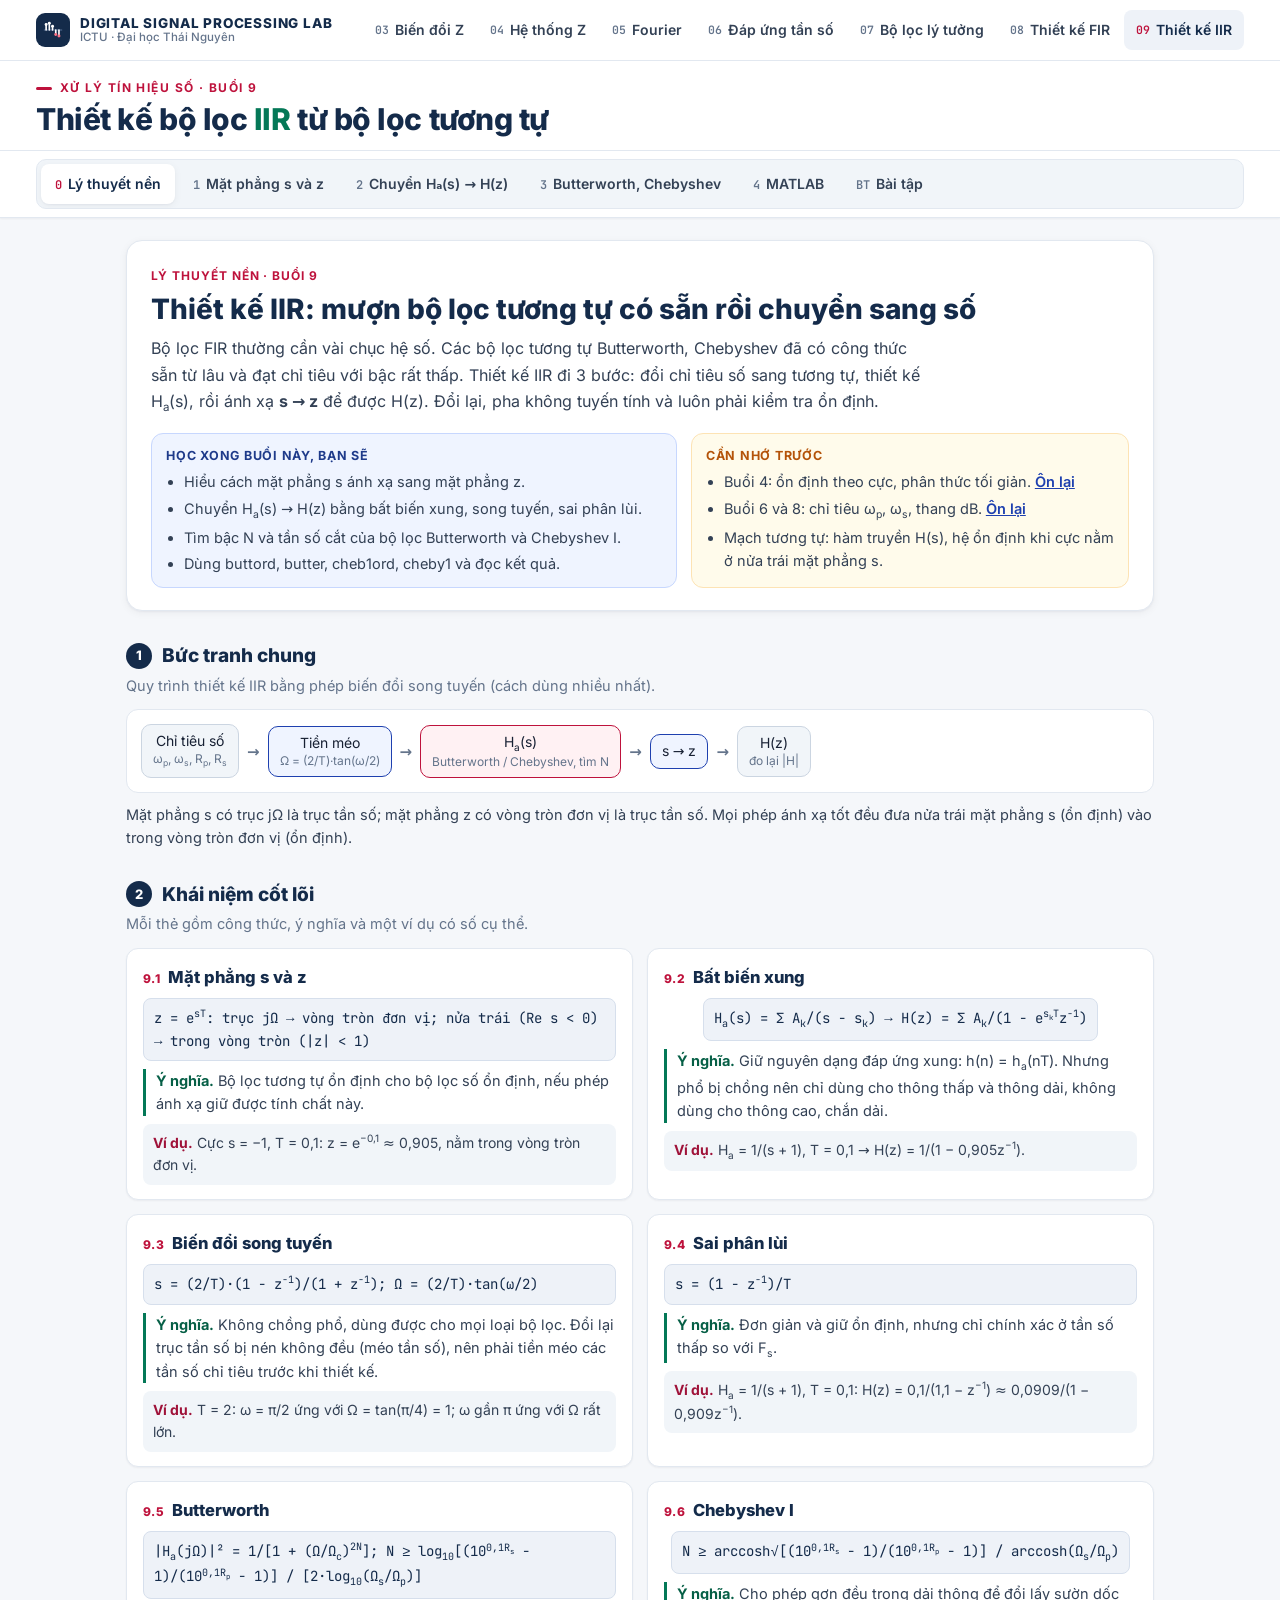
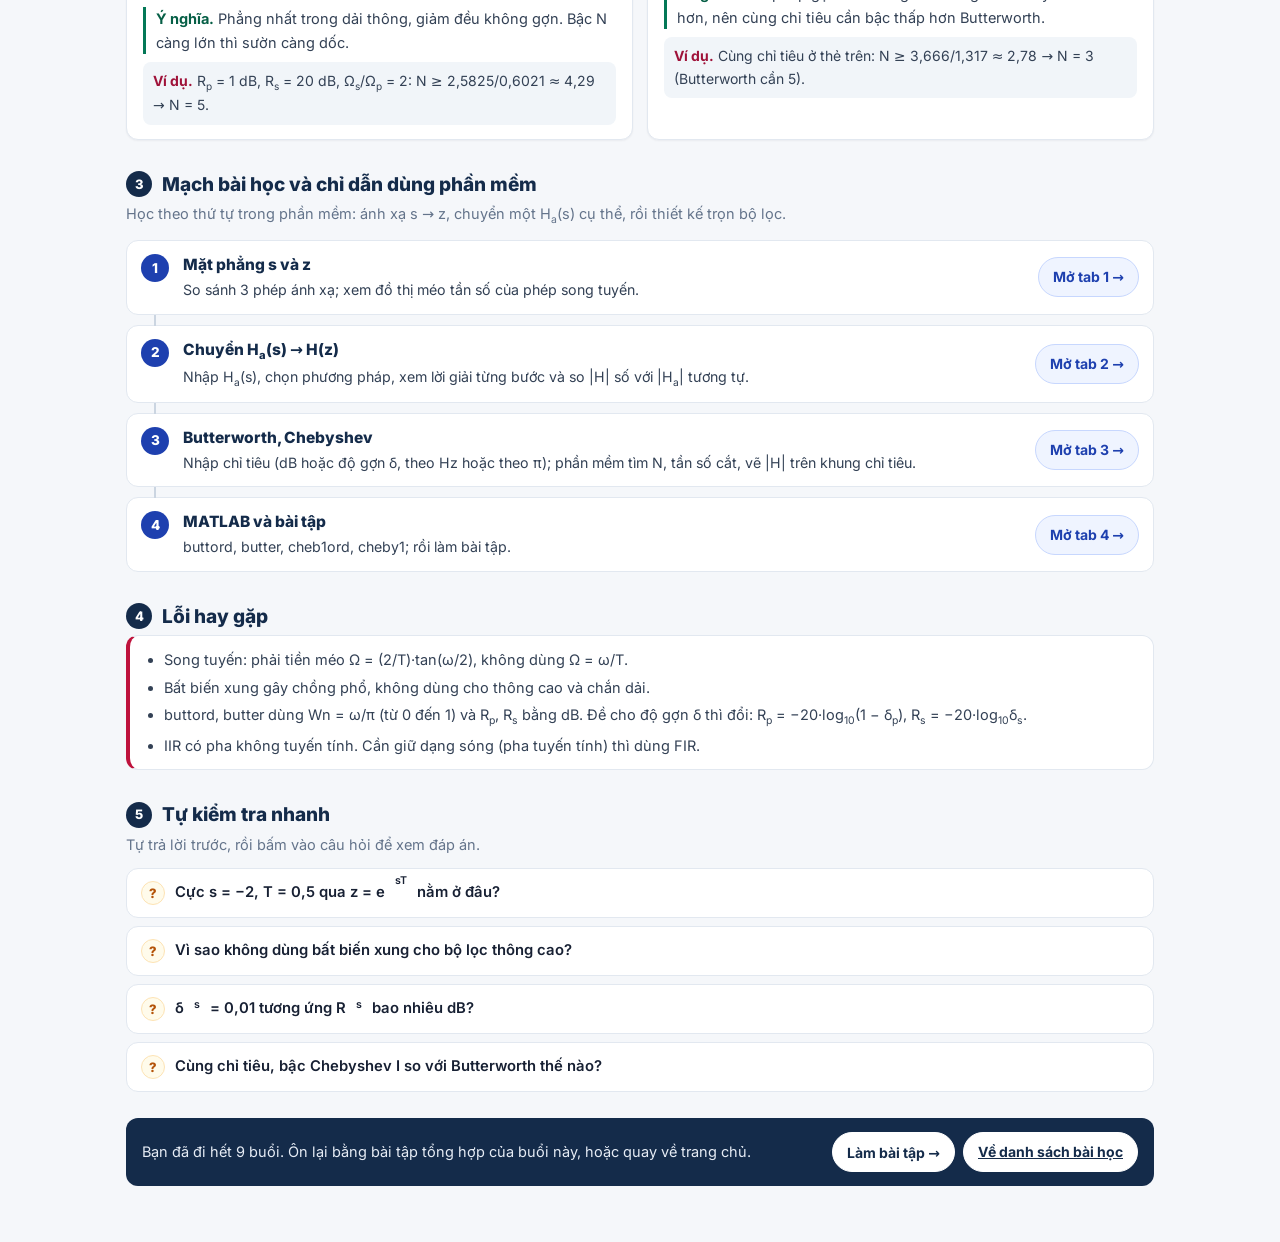
<file: thiet-ke-iir.html>
<!doctype html>
<html lang="vi">
<head>
<meta charset="utf-8">
<meta name="viewport" content="width=device-width, initial-scale=1, viewport-fit=cover">
<title>Thiết kế bộ lọc IIR – DSP Lab</title>
<link rel="stylesheet" href="fonts/fonts.css">
<link rel="manifest" href="manifest.webmanifest">
<meta name="theme-color" content="#FFFFFF">
<meta name="apple-mobile-web-app-capable" content="yes">
<meta name="mobile-web-app-capable" content="yes">
<meta name="apple-mobile-web-app-status-bar-style" content="default">
<meta name="apple-mobile-web-app-title" content="DSP Lab">
<link rel="apple-touch-icon" href="icons/apple-touch-icon.png">
<link rel="icon" type="image/png" href="icons/favicon-32.png">
<link rel="stylesheet" href="assets/lab.css">

<link rel="stylesheet" href="assets/theme.css">
</head>
<body>
<header class="sitebar tools"><div class="sitebar-in">
  <a class="brand" href="./" aria-label="DSP Lab – Trang chủ"><span class="brand-mark"><svg viewBox="0 0 24 24" aria-hidden="true"><path d="M2 12h20" stroke="#5B7299" stroke-width="1"/><path d="M4.5 12V6M8 12V4.5M11.5 12V8M15 12v5M18.5 12v6.5" stroke="#fff" stroke-width="1.8" stroke-linecap="round"/><circle cx="4.5" cy="6" r="1.6" fill="#fff"/><circle cx="8" cy="4.5" r="1.6" fill="#fff"/><circle cx="11.5" cy="8" r="1.6" fill="#fff"/><circle cx="15" cy="17" r="1.6" fill="#FB7185"/><circle cx="18.5" cy="18.5" r="1.6" fill="#FB7185"/></svg></span><span class="brand-t"><b><span class="full">DIGITAL SIGNAL PROCESSING LAB</span><span class="short">DSP LAB</span></b><small>ICTU · Đại học Thái Nguyên</small></span></a>
  <nav class="sitenav" aria-label="Các phần mềm">
    <a class="home" href="./">Trang chủ</a>
    <a href="day-tin-hieu.html"><span class="n">01</span>Dãy tín hiệu</a>
    <a href="tich-chap.html"><span class="n">02</span>Tích chập</a>
    <a href="bien-doi-z.html"><span class="n">03</span>Biến đổi Z</a>
    <a href="he-thong-z.html"><span class="n">04</span>Hệ thống Z</a>
    <a href="fourier.html"><span class="n">05</span>Fourier</a>
    <a href="dap-ung-tan-so.html"><span class="n">06</span>Đáp ứng tần số</a>
    <a href="bo-loc-ly-tuong.html"><span class="n">07</span>Bộ lọc lý tưởng</a>
    <a href="thiet-ke-fir.html"><span class="n">08</span>Thiết kế FIR</a>
    <a href="thiet-ke-iir.html" aria-current="page"><span class="n">09</span>Thiết kế IIR</a>
  </nav>
</div></header>
<div class="pagehead">
  <div class="wrap">
    <div>
      <div class="eyebrow">Xử lý tín hiệu số · Buổi 9</div>
      <h1>Thiết kế bộ lọc <span class="z">IIR</span> từ bộ lọc tương tự</h1>
    </div>
  </div>
</div>

<nav class="tabs" aria-label="Các phần của bài">
  <div class="wrap">
    <div class="tablist" role="tablist">
      <button class="tab" role="tab" data-tab="ss" id="tb-ss"><span class="no">1</span>Mặt phẳng s và z</button>
      <button class="tab" role="tab" data-tab="cd" id="tb-cd"><span class="no">2</span>Chuyển Hₐ(s) → H(z)</button>
      <button class="tab" role="tab" data-tab="bw" id="tb-bw"><span class="no">3</span>Butterworth, Chebyshev</button>
      <button class="tab" role="tab" data-tab="ml" id="tb-ml"><span class="no">4</span>MATLAB</button>
      <button class="tab" role="tab" data-tab="ex" id="tb-ex"><span class="no">BT</span>Bài tập</button>
    </div>
    <button class="toggle" id="toggleCtl" aria-pressed="false" aria-label="Ẩn hoặc hiện bảng điều khiển"><svg viewBox="0 0 24 24" width="18" height="18" aria-hidden="true"><rect x="3" y="4" width="18" height="16" rx="2.5" fill="none" stroke="currentColor" stroke-width="2"/><line x1="9.5" y1="4" x2="9.5" y2="20" stroke="currentColor" stroke-width="2"/></svg><span id="toggleTxt">Ẩn bảng điều khiển</span></button>
  </div>
</nav>

<!--LT--><section class="lt" id="lt-intro" role="tabpanel" aria-labelledby="tb-nen" hidden><div class="lt-in"><div class="lt-hero"><span class="lt-kick">Lý thuyết nền · Buổi 9</span><h2>Thiết kế IIR: mượn bộ lọc tương tự có sẵn rồi chuyển sang số</h2><p class="lt-lead">Bộ lọc FIR thường cần vài chục hệ số. Các bộ lọc tương tự Butterworth, Chebyshev đã có công thức sẵn từ lâu và đạt chỉ tiêu với bậc rất thấp. Thiết kế IIR đi 3 bước: đổi chỉ tiêu số sang tương tự, thiết kế H<sub>a</sub>(s), rồi ánh xạ <b>s → z</b> để được H(z). Đổi lại, pha không tuyến tính và luôn phải kiểm tra ổn định.</p><div class="lt-meta"><div class="lt-box lt-goal"><b class="t">Học xong buổi này, bạn sẽ</b><ul><li>Hiểu cách mặt phẳng s ánh xạ sang mặt phẳng z.</li><li>Chuyển H<sub>a</sub>(s) → H(z) bằng bất biến xung, song tuyến, sai phân lùi.</li><li>Tìm bậc N và tần số cắt của bộ lọc Butterworth và Chebyshev I.</li><li>Dùng buttord, butter, cheb1ord, cheby1 và đọc kết quả.</li></ul></div><div class="lt-box lt-pre"><b class="t">Cần nhớ trước</b><ul><li>Buổi 4: ổn định theo cực, phân thức tối giản. <a href="he-thong-z.html#od">Ôn lại</a></li><li>Buổi 6 và 8: chỉ tiêu ω<sub>p</sub>, ω<sub>s</sub>, thang dB. <a href="thiet-ke-fir.html#ct">Ôn lại</a></li><li>Mạch tương tự: hàm truyền H(s), hệ ổn định khi cực nằm ở nửa trái mặt phẳng s.</li></ul></div></div></div><div class="lt-sec"><h3><span class="n">1</span>Bức tranh chung</h3><p class="sub">Quy trình thiết kế IIR bằng phép biến đổi song tuyến (cách dùng nhiều nhất).</p><div class="lt-flow"><span class="nd ">Chỉ tiêu số<small>ω<sub>p</sub>, ω<sub>s</sub>, R<sub>p</sub>, R<sub>s</sub></small></span><span class="ar" aria-hidden="true">→</span><span class="nd bl">Tiền méo<small>Ω = (2/T)·tan(ω/2)</small></span><span class="ar" aria-hidden="true">→</span><span class="nd hl">H<sub>a</sub>(s)<small>Butterworth / Chebyshev, tìm N</small></span><span class="ar" aria-hidden="true">→</span><span class="nd bl">s → z</span><span class="ar" aria-hidden="true">→</span><span class="nd ">H(z)<small>đo lại |H|</small></span></div><p class="lt-note">Mặt phẳng s có trục jΩ là trục tần số; mặt phẳng z có vòng tròn đơn vị là trục tần số. Mọi phép ánh xạ tốt đều đưa nửa trái mặt phẳng s (ổn định) vào trong vòng tròn đơn vị (ổn định).</p></div><div class="lt-sec"><h3><span class="n">2</span>Khái niệm cốt lõi</h3><p class="sub">Mỗi thẻ gồm công thức, ý nghĩa và một ví dụ có số cụ thể.</p><div class="lt-grid"><article class="lt-card"><h4><span class="k">9.1</span>Mặt phẳng s và z</h4><div class="lt-f wrap">z = e<sup>sT</sup>:  trục jΩ → vòng tròn đơn vị;  nửa trái (Re s &lt; 0) → trong vòng tròn (|z| &lt; 1)</div><p class="lt-mean"><b>Ý nghĩa.</b> Bộ lọc tương tự ổn định cho bộ lọc số ổn định, nếu phép ánh xạ giữ được tính chất này.</p><div class="lt-ex"><b>Ví dụ.</b> Cực s = −1, T = 0,1: z = e<sup>−0,1</sup> ≈ 0,905, nằm trong vòng tròn đơn vị.</div></article><article class="lt-card"><h4><span class="k">9.2</span>Bất biến xung</h4><div class="lt-f wrap">H<sub>a</sub>(s) = Σ A<sub>k</sub>/(s − s<sub>k</sub>)  →  H(z) = Σ A<sub>k</sub>/(1 − e<sup>s<sub>k</sub>T</sup>z<sup>−1</sup>)</div><p class="lt-mean"><b>Ý nghĩa.</b> Giữ nguyên dạng đáp ứng xung: h(n) = h<sub>a</sub>(nT). Nhưng phổ bị chồng nên chỉ dùng cho thông thấp và thông dải, không dùng cho thông cao, chắn dải.</p><div class="lt-ex"><b>Ví dụ.</b> H<sub>a</sub> = 1/(s + 1), T = 0,1 → H(z) = 1/(1 − 0,905z<sup>−1</sup>).</div></article><article class="lt-card"><h4><span class="k">9.3</span>Biến đổi song tuyến</h4><div class="lt-f">s = (2/T)·(1 − z<sup>−1</sup>)/(1 + z<sup>−1</sup>);   Ω = (2/T)·tan(ω/2)</div><p class="lt-mean"><b>Ý nghĩa.</b> Không chồng phổ, dùng được cho mọi loại bộ lọc. Đổi lại trục tần số bị nén không đều (méo tần số), nên phải tiền méo các tần số chỉ tiêu trước khi thiết kế.</p><div class="lt-ex"><b>Ví dụ.</b> T = 2: ω = π/2 ứng với Ω = tan(π/4) = 1; ω gần π ứng với Ω rất lớn.</div></article><article class="lt-card"><h4><span class="k">9.4</span>Sai phân lùi</h4><div class="lt-f">s = (1 − z<sup>−1</sup>)/T</div><p class="lt-mean"><b>Ý nghĩa.</b> Đơn giản và giữ ổn định, nhưng chỉ chính xác ở tần số thấp so với F<sub>s</sub>.</p><div class="lt-ex"><b>Ví dụ.</b> H<sub>a</sub> = 1/(s + 1), T = 0,1: H(z) = 0,1/(1,1 − z<sup>−1</sup>) ≈ 0,0909/(1 − 0,909z<sup>−1</sup>).</div></article><article class="lt-card"><h4><span class="k">9.5</span>Butterworth</h4><div class="lt-f wrap">|H<sub>a</sub>(jΩ)|² = 1/[1 + (Ω/Ω<sub>c</sub>)<sup>2N</sup>];   N ≥ log<sub>10</sub>[(10<sup>0,1R<sub>s</sub></sup> − 1)/(10<sup>0,1R<sub>p</sub></sup> − 1)] / [2·log<sub>10</sub>(Ω<sub>s</sub>/Ω<sub>p</sub>)]</div><p class="lt-mean"><b>Ý nghĩa.</b> Phẳng nhất trong dải thông, giảm đều không gợn. Bậc N càng lớn thì sườn càng dốc.</p><div class="lt-ex"><b>Ví dụ.</b> R<sub>p</sub> = 1 dB, R<sub>s</sub> = 20 dB, Ω<sub>s</sub>/Ω<sub>p</sub> = 2: N ≥ 2,5825/0,6021 ≈ 4,29 → N = 5.</div></article><article class="lt-card"><h4><span class="k">9.6</span>Chebyshev I</h4><div class="lt-f wrap">N ≥ arccosh√[(10<sup>0,1R<sub>s</sub></sup> − 1)/(10<sup>0,1R<sub>p</sub></sup> − 1)] / arccosh(Ω<sub>s</sub>/Ω<sub>p</sub>)</div><p class="lt-mean"><b>Ý nghĩa.</b> Cho phép gợn đều trong dải thông để đổi lấy sườn dốc hơn, nên cùng chỉ tiêu cần bậc thấp hơn Butterworth.</p><div class="lt-ex"><b>Ví dụ.</b> Cùng chỉ tiêu ở thẻ trên: N ≥ 3,666/1,317 ≈ 2,78 → N = 3 (Butterworth cần 5).</div></article></div></div><div class="lt-sec"><h3><span class="n">3</span>Mạch bài học và chỉ dẫn dùng phần mềm</h3><p class="sub">Học theo thứ tự trong phần mềm: ánh xạ s → z, chuyển một H<sub>a</sub>(s) cụ thể, rồi thiết kế trọn bộ lọc.</p><ol class="lt-path"><li><div><h4>Mặt phẳng s và z</h4><p>So sánh 3 phép ánh xạ; xem đồ thị méo tần số của phép song tuyến.</p></div><button type="button" class="lt-go" data-open="ss">Mở tab 1 →</button></li><li><div><h4>Chuyển H<sub>a</sub>(s) → H(z)</h4><p>Nhập H<sub>a</sub>(s), chọn phương pháp, xem lời giải từng bước và so |H| số với |H<sub>a</sub>| tương tự.</p></div><button type="button" class="lt-go" data-open="cd">Mở tab 2 →</button></li><li><div><h4>Butterworth, Chebyshev</h4><p>Nhập chỉ tiêu (dB hoặc độ gợn δ, theo Hz hoặc theo π); phần mềm tìm N, tần số cắt, vẽ |H| trên khung chỉ tiêu.</p></div><button type="button" class="lt-go" data-open="bw">Mở tab 3 →</button></li><li><div><h4>MATLAB và bài tập</h4><p>buttord, butter, cheb1ord, cheby1; rồi làm bài tập.</p></div><button type="button" class="lt-go" data-open="ml">Mở tab 4 →</button></li></ol></div><div class="lt-sec"><h3><span class="n">4</span>Lỗi hay gặp</h3><div class="lt-warn"><ul><li>Song tuyến: phải tiền méo Ω = (2/T)·tan(ω/2), không dùng Ω = ω/T.</li><li>Bất biến xung gây chồng phổ, không dùng cho thông cao và chắn dải.</li><li>buttord, butter dùng Wn = ω/π (từ 0 đến 1) và R<sub>p</sub>, R<sub>s</sub> bằng dB. Đề cho độ gợn δ thì đổi: R<sub>p</sub> = −20·log<sub>10</sub>(1 − δ<sub>p</sub>), R<sub>s</sub> = −20·log<sub>10</sub>δ<sub>s</sub>.</li><li>IIR có pha không tuyến tính. Cần giữ dạng sóng (pha tuyến tính) thì dùng FIR.</li></ul></div></div><div class="lt-sec"><h3><span class="n">5</span>Tự kiểm tra nhanh</h3><p class="sub">Tự trả lời trước, rồi bấm vào câu hỏi để xem đáp án.</p><div class="lt-q"><details><summary>Cực s = −2, T = 0,5 qua z = e<sup>sT</sup> nằm ở đâu?</summary><div class="a">z = e<sup>−1</sup> ≈ 0,368, trong vòng tròn đơn vị: vẫn ổn định.</div></details><details><summary>Vì sao không dùng bất biến xung cho bộ lọc thông cao?</summary><div class="a">Bộ thông cao tương tự không giới hạn dải tần, lấy mẫu h<sub>a</sub>(t) gây chồng phổ nặng.</div></details><details><summary>δ<sub>s</sub> = 0,01 tương ứng R<sub>s</sub> bao nhiêu dB?</summary><div class="a">R<sub>s</sub> = −20·log<sub>10</sub>0,01 = 40 dB.</div></details><details><summary>Cùng chỉ tiêu, bậc Chebyshev I so với Butterworth thế nào?</summary><div class="a">Nhỏ hơn hoặc bằng: Chebyshev dốc hơn nhờ cho phép gợn trong dải thông.</div></details></div></div><div class="lt-next"><p>Bạn đã đi hết 9 buổi. Ôn lại bằng bài tập tổng hợp của buổi này, hoặc quay về trang chủ.</p><span style="display:flex;gap:8px;flex-wrap:wrap"><button type="button" class="lt-go" data-open="ex">Làm bài tập →</button><a class="lt-go" href="./#bai-hoc">Về danh sách bài học</a></span></div></div></section><!--/LT-->
<main>
<div class="wrap">
<!-- ============ 1. MẶT PHẲNG s VÀ z ============ -->
<section class="tabpanel" id="p-ss" hidden>
  <div class="panel-grid">
    <aside class="controls">
      <div class="field"><span class="lbl">Điểm cực tương tự s = σ + jΩ</span></div>
      <div class="field"><span class="lbl">σ (phần thực)</span><div class="rangeRow"><input type="range" id="ss-sg" min="-10" max="4" step="0.1" value="-2"><output id="ss-sgo">−2</output></div></div>
      <div class="field"><span class="lbl">Ω (rad/s)</span><div class="rangeRow"><input type="range" id="ss-om" min="-30" max="30" step="0.5" value="8"><output id="ss-omo">8</output></div></div>
      <div class="field"><span class="lbl">Chu kỳ lấy mẫu T<sub>s</sub> (s)</span><div class="rangeRow"><input type="range" id="ss-T" min="0.02" max="0.5" step="0.01" value="0.1"><output id="ss-To">0,1</output></div></div>
      <small class="muted">Kéo σ sang dương (nửa phải mặt phẳng s) để thấy điểm cực số chạy ra ngoài vòng tròn.</small>
    </aside>
    <div class="out">
      <div class="card">
        <h2>Thiết kế IIR: mượn bộ lọc tương tự đã có sẵn công thức</h2>
        <div class="intro">
          <div class="why"><b>Vì sao cần</b>Bộ lọc tương tự (Butterworth, Chebyshev) đã được nghiên cứu hàng chục năm, có sẵn công thức. Chỉ cần "dịch" H<sub>a</sub>(s) sang H(z).</div>
          <div class="what"><b>Yêu cầu khi dịch</b>Bộ lọc tương tự ổn định (cực ở nửa trái mặt phẳng s) phải cho bộ lọc số ổn định (cực trong vòng tròn đơn vị).</div>
          <div class="use"><b>So với FIR</b>IIR đạt cùng độ dốc với bậc nhỏ hơn rất nhiều (ít phép nhân), đổi lại pha không tuyến tính và phải kiểm tra ổn định.</div>
        </div>
        <p class="ref">Mục 9.1, bảng 9.1 bài giảng.</p>
      </div>
      <div class="two">
        <div class="card"><h2>Mặt phẳng s</h2><div class="zbox" id="ss-s"></div></div>
        <div class="card"><h2>Mặt phẳng z</h2><div class="zbox" id="ss-z"></div><div class="legend"><span style="color:#BE123C">× bất biến xung</span><span style="color:#1E40AF">× song tuyến</span><span style="color:#047857">× tương đương vi phân</span></div></div>
      </div>
      <div class="card"><h2>Điểm cực sau khi chuyển</h2><div class="tbl-wrap" id="ss-tbl"></div></div>
      <div class="card"><div class="plot-hd"><h3>Tần số số ω theo tần số tương tự Ω (với T<sub>s</sub> đang chọn)</h3></div><div class="plot" id="ss-w"></div><div id="ss-wl"></div>
        <p class="key">Bất biến xung: ω = ΩT (thẳng, nhưng chồng phổ khi Ω &gt; π/T). Song tuyến: ω = 2·arctg(ΩT/2), công thức (9.18), cong dần, không bao giờ vượt π nên không chồng phổ. Tương đương vi phân: ω = arctg(ΩT), công thức (9.21).</p></div>
    </div>
  </div>
</section>

<!-- ============ 2. CHUYỂN Ha(s) → H(z) ============ -->
<section class="tabpanel" id="p-cd" hidden>
  <div class="panel-grid">
    <aside class="controls">
      <div class="field"><span class="lbl">Phương pháp</span>
        <select id="cd-m"><option value="ii">Bất biến xung</option><option value="bl">Biến đổi song tuyến</option><option value="bd">Tương đương vi phân</option><option value="mz">Biến đổi z thích ứng</option></select></div>
      <div class="field"><span class="lbl">Tử số H<sub>a</sub>(s), hệ số giảm dần theo s</span><input type="text" id="cd-b" value="4"></div>
      <div class="field"><span class="lbl">Mẫu số H<sub>a</sub>(s)</span><input type="text" id="cd-a" value="1 8 15"><small>“1 8 15” nghĩa là s² + 8s + 15 = (s + 3)(s + 5).</small></div>
      <div class="field"><span class="lbl">Chu kỳ lấy mẫu T<sub>s</sub> (s)</span><input type="text" id="cd-T" value="0,1"></div>
      <div class="field"><span class="lbl">Ví dụ bài giảng</span>
        <div class="chips">
          <button class="chip small" data-cd="ii|4|1 8 15|0,1">Ví dụ 1</button>
          <button class="chip small" data-cd="bl|4|1 -8 15|0,1">Ví dụ 2</button>
          <button class="chip small" data-cd="bl|1|0,5 1|0,1">Ví dụ 3 (RC = 0,5)</button>
          <button class="chip small" data-cd="bd|1|1 1|0,1">Ví dụ 4</button>
          <button class="chip small" data-cd="mz|1 1 0|1 5 6|0,1">Ví dụ 5</button>
        </div></div>
    </aside>
    <div class="out">
      <div class="card"><h2 id="cd-title"></h2><div id="cd-what"></div></div>
      <div class="card"><h2>Lời giải từng bước</h2><ol class="steps" id="cd-steps"></ol></div>
      <div class="two">
        <div class="card"><h2>Cực, không của H(z)</h2><div class="zbox" id="cd-z"></div><div id="cd-st"></div></div>
        <div class="card"><h2>Phương trình sai phân</h2><div class="math" id="cd-eq" style="line-height:2"></div><div class="tbl-wrap" id="cd-coef"></div></div>
      </div>
      <div class="card"><div class="plot-hd"><h3>So sánh đáp ứng biên độ số và tương tự</h3></div><div class="plot" id="cd-plot"></div><div id="cd-leg"></div></div>
      <div class="card"><h2>Sơ đồ thực hiện (trực tiếp II)</h2><div class="diag" id="cd-svg"></div></div>
    </div>
  </div>
</section>

<!-- ============ 3. BUTTERWORTH, CHEBYSHEV ============ -->
<section class="tabpanel" id="p-bw" hidden>
  <div class="panel-grid">
    <aside class="controls">
      <div class="field"><span class="lbl">Bộ lọc tương tự gốc</span><div class="seg2" id="bw-kind"><button data-k="butter" aria-pressed="true">Butterworth</button><button data-k="cheby1" aria-pressed="false">Chebyshev I</button></div></div>
      <div class="field"><span class="lbl">Loại bộ lọc</span><div class="seg2" id="bw-type"><button data-t="low" aria-pressed="true">Thông thấp</button><button data-t="high" aria-pressed="false">Thông cao</button><button data-t="bandpass" aria-pressed="false">Thông dải</button></div></div>
      <div class="field"><span class="lbl">Đơn vị tần số</span><div class="seg2" id="bw-u"><button data-u="pi" aria-pressed="true">Phần của π</button><button data-u="hz" aria-pressed="false">Hz</button></div></div>
      <div class="field" id="bw-fsf" hidden><span class="lbl">Tần số lấy mẫu f (Hz)</span><input type="text" id="bw-fs" value="8000"></div>
      <div class="row2"><div class="field"><span class="lbl" id="bw-lp">ω<sub>p</sub></span><input type="text" id="bw-wp" value="0,4"></div><div class="field"><span class="lbl" id="bw-ls">ω<sub>s</sub></span><input type="text" id="bw-ws" value="0,6"></div></div>
      <small class="muted" id="bw-hint">Thông dải: nhập hai giá trị cách nhau bằng dấu cách, ví dụ “0,2 0,7”.</small>
      <div class="field"><span class="lbl">Cách cho độ gợn</span><div class="seg2" id="bw-r"><button data-r="db" aria-pressed="true">R<sub>p</sub>, R<sub>s</sub> (dB)</button><button data-r="d" aria-pressed="false">δ<sub>p</sub>, δ<sub>s</sub></button></div></div>
      <div class="row2"><div class="field"><span class="lbl" id="bw-l1">R<sub>p</sub> (dB)</span><input type="text" id="bw-rp" value="1"></div><div class="field"><span class="lbl" id="bw-l2">R<sub>s</sub> (dB)</span><input type="text" id="bw-rs" value="20"></div></div>
      <div class="field"><span class="lbl">Bài thực hành (mục 9.2)</span>
        <div class="chips">
          <button class="chip small" data-bw="butter|low|pi|0,4|0,6|db|0,03|0,09|">Bài mẫu 1 (như mã)</button>
          <button class="chip small" data-bw="butter|low|pi|0,4|0,6|d|0,03|0,09|">Bài mẫu 1 (đổi δ)</button>
          <button class="chip small" data-bw="butter|bandpass|pi|0,2 0,7|0,1 0,8|d|0,07|0,1|">TH 1 thông dải</button>
          <button class="chip small" data-bw="butter|high|hz|3000|1000|db|0,5|25|8000">TH 2 thông cao</button>
          <button class="chip small" data-bw="cheby1|low|pi|0,4|0,6|db|1|30|">Chebyshev so sánh</button>
        </div></div>
    </aside>
    <div class="out">
      <div class="card">
        <h2>Thiết kế theo chỉ tiêu: buttord tìm bậc, butter tìm hệ số</h2>
        <div class="intro">
          <div class="why"><b>Butterworth</b>|H<sub>a</sub>(jΩ)|² = 1/(1 + (Ω/Ω<sub>c</sub>)<sup>2N</sup>): phẳng nhất trong dải thông, không gợn. Bậc N càng cao, sườn càng dốc.</div>
          <div class="what"><b>Chebyshev I</b>Cho phép gợn đều trong dải thông để sườn dốc hơn: cùng chỉ tiêu thường cần bậc nhỏ hơn Butterworth.</div>
          <div class="use"><b>Quy trình</b>Méo trước tần số (prewarp) Ω = tg(ω/2) → tính N → tính W<sub>n</sub> → nguyên mẫu tương tự → song tuyến ra H(z).</div>
        </div>
        <p class="ref">Mục 9.2 bài giảng: hàm buttord, butter.</p>
      </div>
      <div class="card"><h2>Lời giải từng bước</h2><ol class="steps" id="bw-steps"></ol><div class="kv" id="bw-kv"></div></div>
      <div class="card"><div class="plot-hd"><h3>Đáp ứng biên độ (dB) và vùng chỉ tiêu</h3></div><div class="plot" id="bw-m"></div><div id="bw-res"></div>
        <div class="plot-hd" style="margin-top:12px"><h3>Đáp ứng pha (độ)</h3></div><div class="plot" id="bw-p"></div></div>
      <div class="two">
        <div class="card"><h2>Cực tương tự (mặt phẳng s, đã chuẩn hóa)</h2><div class="zbox" id="bw-s"></div></div>
        <div class="card"><h2>Cực, không của H(z)</h2><div class="zbox" id="bw-z"></div></div>
      </div>
      <div class="card"><h2>Hệ số H(z) = B(z)/A(z)</h2><div class="tbl-wrap" id="bw-coef"></div></div>
    </div>
  </div>
</section>

<!-- ============ 4. MATLAB ============ -->
<section class="tabpanel" id="p-ml" hidden>
  <div class="panel-grid">
    <aside class="controls"><small class="muted">Chương trình lấy thiết kế ở tab 3 và phép chuyển đổi ở tab 2.</small><button class="btn ghost" id="ml-copy">Sao chép</button></aside>
    <div class="out">
      <div class="card"><h2>Thiết kế theo chỉ tiêu</h2><pre class="code" id="ml-code"></pre><div class="tbl-wrap" id="ml-out"></div></div>
      <div class="card"><div class="hd-row"><h2>Chuyển H<sub>a</sub>(s) sang H(z)</h2><button class="btn ghost" id="ml-copy2">Sao chép</button></div><pre class="code" id="ml-code2"></pre><div id="ml-out2"></div></div>
      <div class="card"><h2>Cú pháp</h2><table class="t"><tr><th>Lệnh</th><th>Ý nghĩa</th></tr>
        <tr><td class="m">[N, Wn] = buttord(Wp, Ws, Rp, Rs)</td><td>Bậc nhỏ nhất và tần số cắt. Wp, Ws chuẩn hóa từ 0 đến 1 (1 ứng với π, tức f/2): Wp = 2f<sub>p</sub>/f. Rp, Rs tính bằng dB</td></tr>
        <tr><td class="m">[B, A] = butter(N, Wn, 'low')</td><td>Hệ số H(z); 'high' thông cao, 'bandpass' thông dải (Wn có 2 phần tử), 'stop' chắn dải</td></tr>
        <tr><td class="m">[N, Wp] = cheb1ord(…), cheby1(N, Rp, Wp)</td><td>Tương tự cho Chebyshev loại I</td></tr>
        <tr><td class="m">[bz, az] = bilinear(b, a, fs)</td><td>Song tuyến: s = 2f<sub>s</sub>(z − 1)/(z + 1)</td></tr>
        <tr><td class="m">[bz, az] = impinvar(b, a, fs)</td><td>Bất biến xung. MATLAB nhân thêm T<sub>s</sub> (h(n) = T·h<sub>a</sub>(nT)), bài giảng không nhân</td></tr></table></div>
    </div>
  </div>
</section>

<!-- ============ BÀI TẬP ============ -->
<section class="tabpanel" id="p-ex" hidden>
  <div class="panel-grid">
    <aside class="controls">
      <label class="switch"><input type="checkbox" id="ex-class"> Chế độ lên lớp</label>
      <small class="muted">Bật để ẩn lời giải, bấm “Hiện bước tiếp” để mở từng bước khi giảng.</small>
      <div class="field"><span class="lbl">Lọc theo nhóm</span>
        <div class="chips" id="ex-filter">
          <button class="chip small" data-g="all" aria-pressed="true">Tất cả</button>
          <button class="chip small" data-g="A" aria-pressed="false">A. Chuyển đổi</button>
          <button class="chip small" data-g="B" aria-pressed="false">B. Ánh xạ s → z</button>
          <button class="chip small" data-g="C" aria-pressed="false">C. Butterworth</button>
        </div></div>
    </aside>
    <div class="out" id="ex-list"></div>
  </div>
</section>

<footer>Thiết kế bộ lọc IIR · Xử lý tín hiệu số · NGUYỄN SỸ HIỆP · Trường Đại học Công nghệ Thông tin và Truyền thông – ĐH Thái Nguyên</footer>
</div>
</main>
<script>(function(){var a=document.querySelector('.sitenav a[aria-current]');if(a&&a.scrollIntoView){var n=a.parentNode;n.scrollLeft=a.offsetLeft-n.clientWidth/2+a.clientWidth/2;}})();</script>
<script src="assets/zcore.js"></script>
<script src="assets/fcore.js"></script>
<script>
/* =================== BUỔI 9: THIẾT KẾ IIR =================== */
const W2 = wGrid(1025);
const fmt6 = v => fmt(v, 6);
const polyS = c => polyZ(c, 's');
function sPlane(el, pts, opt = {}){
  const S = Math.max(260, Math.min(el.clientWidth || 340, 360)); const sx = opt.sx || 12, sy = opt.sy || 32;
  const c = S / 2, kx = (S / 2 - 24) / sx, ky = (S / 2 - 24) / sy, X = v => c + v * kx, Y = v => c - v * ky;
  let s = `<svg width="${S}" height="${S}" viewBox="0 0 ${S} ${S}" role="img" aria-label="Mặt phẳng s"><rect x="4" y="4" width="${S - 8}" height="${S - 8}" rx="8" fill="#fff" stroke="#E2E8F0"/><rect x="5" y="5" width="${c - 5}" height="${S - 10}" fill="#ECFDF5"/>`;
  s += `<line x1="10" x2="${S - 10}" y1="${c}" y2="${c}" stroke="#94A3B8"/><line x1="${c}" x2="${c}" y1="10" y2="${S - 10}" stroke="#142B4A" stroke-width="1.6"/>`;
  if (opt.circle) s += `<ellipse cx="${c}" cy="${c}" rx="${kx}" ry="${ky}" fill="none" stroke="#142B4A" stroke-dasharray="3 3"/>`;
  if (opt.T){ const yv = PI / opt.T; if (yv < sy) [yv, -yv].forEach(v => { s += `<line x1="10" x2="${S - 10}" y1="${Y(v)}" y2="${Y(v)}" stroke="#B45309" stroke-dasharray="5 4"/>`; }); if (yv < sy) s += `<text x="${S - 12}" y="${Y(yv) - 5}" text-anchor="end" font-size="11" fill="#B45309">Ω = π/T</text>`; }
  pts.forEach(p => { const x = X(p.re), y = Y(p.im); s += `<path d="M${x - 6} ${y - 6}L${x + 6} ${y + 6}M${x - 6} ${y + 6}L${x + 6} ${y - 6}" stroke="${p.color || '#BE123C'}" stroke-width="2.6"/>`; });
  s += `<text x="12" y="${c - 6}" font-size="11.5" fill="#047857" font-weight="600">ổn định</text><text x="${S - 14}" y="${c - 6}" text-anchor="end" font-size="11.5" fill="#64748B">σ</text><text x="${c + 6}" y="20" font-size="11.5" fill="#64748B">jΩ</text>`;
  el.innerHTML = s + '</svg>';
}
function zMulti(el, pts){
  const S = Math.max(260, Math.min(el.clientWidth || 340, 360)); const ext = Math.min(3.2, Math.max(1.35, ...pts.map(p => cabs(p.z) * 1.15)));
  const c = S / 2, k = (S / 2 - 24) / ext, X = z => c + z.re * k, Y = z => c - z.im * k;
  let s = `<svg width="${S}" height="${S}" viewBox="0 0 ${S} ${S}" role="img" aria-label="Mặt phẳng z"><rect x="4" y="4" width="${S - 8}" height="${S - 8}" rx="8" fill="#fff" stroke="#E2E8F0"/><circle cx="${c}" cy="${c}" r="${k}" fill="#ECFDF5" stroke="#142B4A" stroke-dasharray="3 3"/>`;
  s += `<line x1="10" x2="${S - 10}" y1="${c}" y2="${c}" stroke="#94A3B8"/><line x1="${c}" x2="${c}" y1="10" y2="${S - 10}" stroke="#94A3B8"/>`;
  pts.forEach(p => { const x = X(p.z), y = Y(p.z); s += `<path d="M${x - 6} ${y - 6}L${x + 6} ${y + 6}M${x - 6} ${y + 6}L${x + 6} ${y - 6}" stroke="${p.color}" stroke-width="2.6"/>`; });
  s += `<text x="${S - 14}" y="${c - 6}" text-anchor="end" font-size="11.5" fill="#64748B">Re</text><text x="${c + 6}" y="20" font-size="11.5" fill="#64748B">Im</text><text x="${c + k + 3}" y="${c + 14}" font-size="11" fill="#64748B">1</text>`;
  el.innerHTML = s + '</svg>';
}

/* ---------- TAB 1 ---------- */
function renderSs(){
  const sg = parseFloat($('ss-sg').value), om = parseFloat($('ss-om').value), T = parseFloat($('ss-T').value);
  $('ss-sgo').textContent = fmt(sg); $('ss-omo').textContent = fmt(om); $('ss-To').textContent = fmt(T);
  const sp = C(sg, om), half = cscale(sp, T / 2);
  const zi = cexp(cscale(sp, T)), zb = cdiv(cadd(C(1), half), csub(C(1), half)), zd = cdiv(C(1), csub(C(1), cscale(sp, T)));
  sPlane($('ss-s'), [sp, cconj(sp)].map(z => Object.assign(z, {color: '#BE123C'})), {T});
  zMulti($('ss-z'), [[zi, '#BE123C'], [zb, '#1E40AF'], [zd, '#047857']].flatMap(([z, col]) => [{z, color: col}, {z: cconj(z), color: col}]));
  const row = (n, f, z) => `<tr><td>${n}</td><td class="m">${f}</td><td class="m">${fmtc(z, 4)}</td><td class="m">${fmt(cabs(z), 4)}</td><td>${cabs(z) < 1 - 1e-9 ? '<span class="pill g">trong vòng tròn</span>' : '<span class="pill r">ngoài hoặc trên</span>'}</td></tr>`;
  $('ss-tbl').innerHTML = `<p class="key">Cực tương tự s = ${fmtc(sp, 3)} ${sg < 0 ? '<span class="pill g">nửa trái: ổn định</span>' : '<span class="pill r">nửa phải: không ổn định</span>'}</p><table class="t"><tr><th>Phương pháp</th><th>Công thức</th><th>Cực số z</th><th>|z|</th><th>Vị trí</th></tr>${row('Bất biến xung', 'z = e<sup>sT</sup>', zi)}${row('Song tuyến', 'z = (1 + sT/2)/(1 − sT/2)', zb)}${row('Tương đương vi phân', 'z = 1/(1 − sT)', zd)}</table><p class="key">Bất biến xung: |z| = e<sup>σT</sup> &lt; 1 ⇔ σ &lt; 0. Tương đương vi phân ánh xạ nửa trái mặt phẳng s vào trong vòng tròn tâm 1/2, bán kính 1/2 (hình 9.6), nên cực luôn nằm sát z = 1.</p>`;
  const Om = Array.from({length: 401}, (_, i) => i / 400 * 3 * PI / T);
  linePlot($('ss-w'), {x: Om, xmode: 'num', xlabel: 'Ω (rad/s)', series: [{y: Om.map(o => o * T <= PI ? o * T : NaN), color: '#BE123C', w: 2.2}, {y: Om.map(o => 2 * Math.atan(o * T / 2)), color: '#1E40AF', w: 2.2}, {y: Om.map(o => Math.atan(o * T)), color: '#047857', w: 2.2}], ymin: 0, ymax: PI * 1.05, hlines: [{y: PI, color: '#94A3B8', label: 'ω = π'}], ylabel: 'ω (rad)', label: 'Quan hệ tần số'});
  $('ss-wl').innerHTML = legendHTML([['#BE123C', 'Bất biến xung ω = ΩT'], ['#1E40AF', 'Song tuyến ω = 2arctg(ΩT/2)'], ['#047857', 'Tương đương vi phân ω = arctg(ΩT)']]);
}

/* ---------- TAB 2 ---------- */
const MD = {
  ii: {t: 'Phương pháp bất biến xung', w: 'h(n) là mẫu của đáp ứng xung tương tự: h(n) = h<sub>a</sub>(nT<sub>s</sub>). Mỗi cực s<sub>pk</sub> thành cực z<sub>pk</sub> = e<sup>s<sub>pk</sub>T<sub>s</sub></sup>. Giữ nguyên dạng đáp ứng xung nhưng có thể chồng phổ.', r: 'Mục 9.1.2, công thức (9.16), Ví dụ 1.'},
  bl: {t: 'Phương pháp biến đổi song tuyến', w: 'Thay s = (2/T<sub>s</sub>)·(1 − z⁻¹)/(1 + z⁻¹). Trục jΩ ánh xạ đúng lên vòng tròn đơn vị, nửa trái vào trong vòng tròn: ổn định được bảo toàn, không chồng phổ, chỉ méo tần số.', r: 'Mục 9.1.2, công thức (9.17), Ví dụ 2, 3.'},
  bd: {t: 'Phương pháp tương đương vi phân', w: 'Thay đạo hàm bằng sai phân lùi: s = (1 − z⁻¹)/T<sub>s</sub>. Đơn giản, luôn ổn định, nhưng chỉ chính xác khi T<sub>s</sub> rất nhỏ.', r: 'Mục 9.1.2, công thức (9.20), Ví dụ 4.'},
  mz: {t: 'Phương pháp biến đổi z thích ứng', w: 'Mỗi thừa số (s − a) của H<sub>a</sub>(s) thành (1 − e<sup>aT<sub>s</sub></sup>z⁻¹): ánh xạ cả cực lẫn điểm không như cách bất biến xung ánh xạ cực.', r: 'Mục 9.1.2, công thức (9.23), Ví dụ 5.'}
};
let CD = null;
function convert(){
  const m = $('cd-m').value, B = parseList($('cd-b').value), A = parseList($('cd-a').value), T = parseNum($('cd-T').value);
  if (!B || !A || !(T > 0) || trimLead(A).length < 2) return {err: 'Cần tử số, mẫu số (bậc ≥ 1) và T<sub>s</sub> > 0.'};
  let r;
  if (m === 'ii') r = impinvarTF(B, A, T); else if (m === 'bl') r = bilinearTF(B, A, T); else if (m === 'bd') r = backDiffTF(B, A, T); else r = matchedZ(B, A, T);
  if (r.err) return r;
  const a0 = r.a[0]; r.b = r.b.map(v => v / a0); r.a = r.a.map(v => v / a0);
  while (r.b.length > 1 && isZ(r.b[r.b.length - 1])) r.b.pop();
  return Object.assign(r, {m, B: trimLead(B), A: trimLead(A), T});
}
const eSym = (s) => { // e^{sT} dạng chữ
  if (Math.abs(s.im) < 1e-9){ const v = s.re; return isZ(v) ? '1' : `e<sup>${v < 0 ? '−' : ''}${isZ(Math.abs(v) - 1) ? '' : fmt(Math.abs(v))}T</sup>`; }
  return `e<sup>(${fmtc(s, 3)})T</sup>`;
};
function renderCd(){
  const m = $('cd-m').value; $('cd-title').textContent = MD[m].t; $('cd-what').innerHTML = `<p>${MD[m].w}</p><p class="ref">${MD[m].r}</p>`;
  const R = convert(); CD = R;
  if (R.err){ $('cd-steps').innerHTML = `<li><div class="bad">${R.err}</div></li>`; return; }
  const T = R.T, st = [];
  st.push(`<b>Hàm truyền tương tự:</b> <span class="math">H<sub>a</sub>(s) = ${frac(polyS(R.B), polyS(R.A))}</span>, T<sub>s</sub> = ${fmt(T)} s.`);
  const ps = roots(R.A); st.push(`<b>Cực tương tự:</b> ${ps.map(p => `s = ${fmtc(p, 4)}`).join('; ')} ${ps.every(p => p.re < 0) ? '(đều ở nửa trái: H<sub>a</sub> ổn định)' : '<span class="no-ok">(có cực ở nửa phải: H<sub>a</sub> không ổn định)</span>'}.`);
  if (m === 'ii'){
    st.push(`<b>Phân thức tối giản:</b> H<sub>a</sub>(s) = Σ A<sub>k</sub>/(s − s<sub>pk</sub>), với A<sub>k</sub> = (s − s<sub>pk</sub>)·H<sub>a</sub>(s) tại s = s<sub>pk</sub>: ${R.terms.map(t => `A = ${fmtc(t.A, 4)} tại s<sub>p</sub> = ${fmtc(t.s, 4)}`).join('; ')}.`);
    st.push(`<b>Áp dụng (9.16):</b> <span class="math">H(z) = ${R.terms.map(t => frac(fmtc(t.A, 4), `1 − ${eSym(t.s)}·z⁻¹`)).join(' + ').replace(/\+ <span class="frac"><span>−/g, '− <span class="frac"><span>')}</span>`);
    st.push(`<b>Thay T<sub>s</sub> = ${fmt(T)}:</b> ${R.terms.map(t => `e<sup>s<sub>p</sub>T</sup> = ${fmtc(t.zp, 5)}`).join('; ')}. Quy đồng được H(z) ở bảng hệ số.`);
  } else if (m === 'bl' || m === 'bd'){
    const sub = m === 'bl' ? `s = (2/T<sub>s</sub>)·(1 − z⁻¹)/(1 + z⁻¹) = ${fmt(2 / T)}·(1 − z⁻¹)/(1 + z⁻¹)` : `s = (1 − z⁻¹)/T<sub>s</sub> = ${fmt(1 / T)}·(1 − z⁻¹)`;
    st.push(`<b>Thay</b> <span class="math">${sub}</span> vào H<sub>a</sub>(s).`);
    st.push(m === 'bl' ? `<b>Nhân tử và mẫu với (1 + z⁻¹)<sup>${R.A.length - 1}</sup></b> để bỏ phân số con, khai triển rồi chia cho hệ số tự do của mẫu.` : `<b>Khai triển các lũy thừa của (1 − z⁻¹),</b> rồi chia tử và mẫu cho hệ số tự do của mẫu.`);
  } else {
    const zs = roots(R.B), Cc = R.Cc;
    st.push(`<b>Điểm không tương tự:</b> ${zs.length ? zs.map(z => `s = ${fmtc(z, 4)}`).join('; ') : 'không có'}; hằng số C = ${fmt(Cc, 4)}.`);
    st.push(`<b>Ánh xạ mỗi thừa số (s − a) → (1 − e<sup>aT</sup>z⁻¹):</b> <span class="math">H(z) = ${isZ(Cc - 1) ? '' : fmt(Cc) + '·'}${frac(zs.map(z => `(1 − ${eSym(z)}z⁻¹)`).join('') || '1', ps.map(p => `(1 − ${eSym(p)}z⁻¹)`).join(''))}</span>`);
    st.push(`<b>Thay T<sub>s</sub> = ${fmt(T)}:</b> không ${R.zz.map(z => fmtc(z, 5)).join('; ') || '—'}; cực ${R.pp.map(z => fmtc(z, 5)).join('; ')}.`);
  }
  st.push(`<b>Kết quả:</b> <span class="math">H(z) = ${frac(polyW(R.b.map(v => +v.toFixed(6))), polyW(R.a.map(v => +v.toFixed(6))))}</span>`);
  $('cd-steps').innerHTML = st.map(x => `<li><div>${x}</div></li>`).join('');
  const pz = pzFromND(R.b, R.a); zPlane($('cd-z'), {poles: pz.poles, zeros: pz.zeros, size: 320});
  const rmax = pz.poles.length ? Math.max(...pz.poles.map(o => cabs(o.z))) : 0;
  $('cd-st').innerHTML = rmax < 1 ? `<div class="close">Mọi cực |z| ≤ ${fmt(rmax, 4)} &lt; 1: bộ lọc số ổn định.</div>` : `<div class="next">Có cực |z| = ${fmt(rmax, 4)} ≥ 1: bộ lọc số không ổn định${ps.some(p => p.re >= 0) ? ' (vì bộ lọc tương tự vốn đã không ổn định)' : ''}.</div>`;
  $('cd-eq').innerHTML = `y(n) = ${R.b.map((v, k) => isZ(v) ? '' : `${fmt(v, 6)}·x(n${k ? '−' + k : ''})`).filter(Boolean).join(' + ')}${R.a.slice(1).map((v, k) => isZ(v) ? '' : ` + ${fmt(-v, 6)}·y(n−${k + 1})`).join('')}`.replace(/\+ −/g, '− ');
  $('cd-coef').innerHTML = `<table class="t"><tr><th>k</th><th>b<sub>k</sub></th><th>a<sub>k</sub></th></tr>${Array.from({length: Math.max(R.b.length, R.a.length)}, (_, k) => `<tr><td class="m">${k}</td><td class="m">${R.b[k] != null ? fmt6(R.b[k]) : ''}</td><td class="m">${R.a[k] != null ? fmt6(R.a[k]) : ''}</td></tr>`).join('')}</table>`;
  const Ha = O => cabs(cdiv(polyvalC(R.B, C(0, O)), polyvalC(R.A, C(0, O))));
  const Om = w => m === 'bl' ? 2 / T * Math.tan(w / 2) : w / T, sc = m === 'ii' ? 1 / T : 1;
  const wv = W2.slice(0, W2.length - 1);
  linePlot($('cd-plot'), {x: wv, series: [{y: wv.map(w => cabs(Hw(R.b, R.a, w))), color: COL.x, w: 2.4}, {y: wv.map(w => Ha(Om(w)) * sc), color: COL.y, dash: '6 4', w: 1.8}], ymin: 0, ylabel: '|H|', label: 'So sánh số và tương tự'});
  $('cd-leg').innerHTML = legendHTML([[COL.x, '|H(e<sup>jω</sup>)| bộ lọc số'], [COL.y, m === 'bl' ? '|H<sub>a</sub>(jΩ)| với Ω = (2/T)tg(ω/2)' : m === 'ii' ? '(1/T)·|H<sub>a</sub>(jΩ)| với Ω = ω/T' : '|H<sub>a</sub>(jΩ)| với Ω = ω/T', true]]) + (m === 'ii' ? '<p class="key">Theo bài giảng h(n) = h<sub>a</sub>(nT) nên H(e<sup>jω</sup>) ≈ (1/T)·H<sub>a</sub>(jω/T) khi không chồng phổ. MATLAB impinvar nhân thêm T để hai đường cùng độ cao.</p>' : m === 'bl' ? '<p class="key">Hai đường trùng khít: song tuyến giữ nguyên giá trị đáp ứng, chỉ "nén" trục tần số theo (9.19).</p>' : '');
  $('cd-svg').innerHTML = df2Svg(R.a, R.b);
}

/* ---------- TAB 3 ---------- */
let BW = {k: 'butter', t: 'low', u: 'pi', r: 'db'}, BWD = null;
function bwRead(){
  const fs = parseNum($('bw-fs').value), wp = parseList($('bw-wp').value), ws = parseList($('bw-ws').value), r1 = parseNum($('bw-rp').value), r2 = parseNum($('bw-rs').value);
  if (!wp || !ws || !isFinite(r1) || !isFinite(r2)) return {err: 'Dữ liệu chưa hợp lệ.'};
  const need = BW.t === 'bandpass' ? 2 : 1; if (wp.length !== need || ws.length !== need) return {err: BW.t === 'bandpass' ? 'Thông dải cần hai giá trị cho ω<sub>p</sub> và hai cho ω<sub>s</sub>.' : 'Cần một giá trị cho ω<sub>p</sub> và ω<sub>s</sub>.'};
  let Wp = wp, Ws = ws; if (BW.u === 'hz'){ if (!(fs > 0)) return {err: 'Cần tần số lấy mẫu.'}; Wp = wp.map(v => 2 * v / fs); Ws = ws.map(v => 2 * v / fs); }
  if ([...Wp, ...Ws].some(v => !(v > 0 && v < 1))) return {err: 'Tần số chuẩn hóa phải nằm giữa 0 và 1 (dưới f/2).'};
  if (BW.t === 'low' && !(Wp[0] < Ws[0])) return {err: 'Thông thấp cần ω<sub>p</sub> < ω<sub>s</sub>.'};
  if (BW.t === 'high' && !(Wp[0] > Ws[0])) return {err: 'Thông cao cần ω<sub>p</sub> > ω<sub>s</sub>.'};
  if (BW.t === 'bandpass' && !(Ws[0] < Wp[0] && Wp[0] < Wp[1] && Wp[1] < Ws[1])) return {err: 'Thông dải cần ω<sub>s1</sub> < ω<sub>p1</sub> < ω<sub>p2</sub> < ω<sub>s2</sub>.'};
  let Rp = r1, Rs = r2;
  if (BW.r === 'd'){ if (!(r1 > 0 && r1 < 1 && r2 > 0 && r2 < 1)) return {err: 'δ phải nằm giữa 0 và 1.'}; Rp = -20 * Math.log10(1 - r1); Rs = -20 * Math.log10(r2); }
  if (!(Rp > 0 && Rs > Rp)) return {err: 'Cần 0 < R<sub>p</sub> < R<sub>s</sub>.'};
  return {Wp, Ws, Rp, Rs, fs, d1: r1, d2: r2};
}
function renderBw(){
  setPressed('#bw-kind button', 'k', BW.k); setPressed('#bw-type button', 't', BW.t); setPressed('#bw-u button', 'u', BW.u); setPressed('#bw-r button', 'r', BW.r);
  $('bw-fsf').hidden = BW.u !== 'hz'; $('bw-hint').hidden = BW.t !== 'bandpass';
  const un = BW.u === 'hz' ? ' (Hz)' : ' (×π)';
  $('bw-lp').innerHTML = (BW.u === 'hz' ? 'f<sub>p</sub>' : 'ω<sub>p</sub>') + un; $('bw-ls').innerHTML = (BW.u === 'hz' ? 'f<sub>s</sub> chắn' : 'ω<sub>s</sub>') + un;
  $('bw-l1').innerHTML = BW.r === 'db' ? 'R<sub>p</sub> (dB)' : 'δ<sub>p</sub>'; $('bw-l2').innerHTML = BW.r === 'db' ? 'R<sub>s</sub> (dB)' : 'δ<sub>s</sub>';
  const S = bwRead(); BWD = null;
  if (S.err){ $('bw-steps').innerHTML = `<li><div class="bad">${S.err}</div></li>`; $('bw-kv').innerHTML = ''; return; }
  const O = iirOrder(BW.k, S.Wp, S.Ws, S.Rp, S.Rs), D = iirDesign(BW.k, O.N, O.Wn, BW.t, S.Rp); BWD = Object.assign({}, S, O, D);
  const st = [], tw = v => Math.tan(PI * v / 2);
  if (BW.r === 'd') st.push(`<b>Đổi độ gợn ra dB:</b> R<sub>p</sub> = −20log<sub>10</sub>(1 − δ<sub>p</sub>) = −20log<sub>10</sub>(${fmt(1 - S.d1)}) = <b>${fmt(S.Rp, 4)} dB</b>; R<sub>s</sub> = −20log<sub>10</sub>δ<sub>s</sub> = −20log<sub>10</sub>(${fmt(S.d2)}) = <b>${fmt(S.Rs, 3)} dB</b>.`);
  st.push(`<b>Tần số chuẩn hóa</b> (1 ứng với π${BW.u === 'hz' ? `, W = 2f/${fmt(S.fs)}` : ''}): W<sub>p</sub> = ${S.Wp.map(v => fmt(v, 4)).join(', ')}; W<sub>s</sub> = ${S.Ws.map(v => fmt(v, 4)).join(', ')}.`);
  st.push(`<b>Méo trước tần số</b> (song tuyến, 9.19): Ω = tg(πW/2) ⇒ Ω<sub>p</sub> = ${S.Wp.map(v => fmt(tw(v), 4)).join(', ')}; Ω<sub>s</sub> = ${S.Ws.map(v => fmt(tw(v), 4)).join(', ')}.`);
  st.push(BW.t === 'bandpass' ? `<b>Đổi sang thông thấp tương đương:</b> tỉ số chọn lọc Ω<sub>s</sub>/Ω<sub>p</sub> = min|(Ω<sub>s</sub>² − Ω<sub>p1</sub>Ω<sub>p2</sub>)/(Ω<sub>s</sub>(Ω<sub>p1</sub> − Ω<sub>p2</sub>))| = <b>${fmt(O.WA, 4)}</b>.` : `<b>Tỉ số chọn lọc:</b> ${BW.t === 'low' ? 'Ω<sub>s</sub>/Ω<sub>p</sub>' : 'Ω<sub>p</sub>/Ω<sub>s</sub>'} = <b>${fmt(O.WA, 4)}</b>.`);
  const G = (Math.pow(10, 0.1 * S.Rs) - 1) / (Math.pow(10, 0.1 * S.Rp) - 1);
  st.push(BW.k === 'butter' ? `<b>Bậc:</b> N = ⌈log<sub>10</sub>[(10<sup>0,1R<sub>s</sub></sup> − 1)/(10<sup>0,1R<sub>p</sub></sup> − 1)] / (2·log<sub>10</sub>${fmt(O.WA, 4)})⌉ = ⌈${fmt(Math.log10(G) / (2 * Math.log10(O.WA)), 4)}⌉ = <b>${O.N}</b>.` : `<b>Bậc:</b> N = ⌈arccosh√[(10<sup>0,1R<sub>s</sub></sup> − 1)/(10<sup>0,1R<sub>p</sub></sup> − 1)] / arccosh(${fmt(O.WA, 4)})⌉ = ⌈${fmt(Math.acosh(Math.sqrt(G)) / Math.acosh(O.WA), 4)}⌉ = <b>${O.N}</b>.`);
  st.push(BW.k === 'butter' ? `<b>Tần số cắt W<sub>n</sub></b> (như buttord của MATLAB: chọn để vừa đúng R<sub>s</sub> tại mép dải chắn): W<sub>n</sub> = <b>${O.Wn.map(v => fmt(v, 4)).join(', ')}</b>.` : `<b>Tần số cắt:</b> Chebyshev lấy đúng mép dải thông W<sub>n</sub> = W<sub>p</sub> = <b>${O.Wn.map(v => fmt(v, 4)).join(', ')}</b>.`);
  st.push(BW.k === 'butter' ? `<b>Nguyên mẫu Butterworth</b> bậc ${O.N}: cực s<sub>k</sub> = e<sup>jπ(2k + N − 1)/(2N)</sup>, cách đều trên nửa trái đường tròn bán kính 1.` : `<b>Nguyên mẫu Chebyshev I</b> bậc ${O.N}, ε = √(10<sup>0,1R<sub>p</sub></sup> − 1) = ${fmt(D.proto.eps, 4)}: cực nằm trên một elip ở nửa trái.`);
  st.push(`<b>Đổi tần số và song tuyến:</b> ${BW.t === 'low' ? 'giữ thông thấp' : BW.t === 'high' ? 's → Ω<sub>c</sub>/s đổi thành thông cao' : 's → (s² + Ω₀²)/(B·s) đổi thành thông dải, bậc thành ' + 2 * O.N}; rồi s = 2f<sub>s</sub>(z − 1)/(z + 1) ra H(z) bậc ${D.a.length - 1}.`);
  $('bw-steps').innerHTML = st.map(x => `<li><div>${x}</div></li>`).join('');
  $('bw-kv').innerHTML = [['Bậc N', O.N + (BW.t === 'bandpass' ? ` (H(z) bậc ${2 * O.N})` : '')], ['W<sub>n</sub>', O.Wn.map(v => fmt(v, 4)).join(', ')], ['R<sub>p</sub>, R<sub>s</sub>', `${fmt(S.Rp, 3)}, ${fmt(S.Rs, 3)} dB`], ['Phép nhân mỗi mẫu', D.b.filter(v => !isZ(v)).length + D.a.slice(1).filter(v => !isZ(v)).length]].map(([k, v]) => `<div><small>${k}</small><b>${v}</b></div>`).join('');
  // đo kiểm
  const wp = S.Wp.map(v => v * PI), ws = S.Ws.map(v => v * PI);
  const pass = BW.t === 'low' ? [[0, wp[0]]] : BW.t === 'high' ? [[wp[0], PI]] : [[wp[0], wp[1]]];
  const stop = BW.t === 'low' ? [[ws[0], PI]] : BW.t === 'high' ? [[0, ws[0]]] : [[0, ws[0]], [ws[1], PI]];
  const ms = measure(D.b, D.a, pass, stop);
  const useHz = BW.u === 'hz', X = ms.w.map(w => useHz ? w * S.fs / (2 * PI) : w), cv = w => useHz ? w * S.fs / (2 * PI) : w;
  const y = ms.m.map(db);
  const bands = pass.map(([a, b]) => ({x0: cv(a), x1: cv(b), y0: -S.Rp, y1: 0.6, color: 'rgba(4,120,87,.16)'})).concat(stop.map(([a, b]) => ({x0: cv(a), x1: cv(b), y0: -S.Rs, y1: 5, color: 'rgba(190,18,60,.10)'})));
  linePlot($('bw-m'), {x: X, xmode: useHz ? 'hz' : 'pi', series: [{y, color: COL.x, w: 2.4}], ymin: Math.max(-Math.max(60, S.Rs * 2), Math.min(...y)), ymax: 5, bands, hlines: [{y: -S.Rs, color: COL.y, label: `−${fmt(S.Rs, 2)} dB`}, {y: -S.Rp, color: COL.g}], ylabel: 'dB', label: 'Đáp ứng biên độ'});
  const okP = -20 * Math.log10(ms.pmin) <= S.Rp + 1e-6, okS = ms.As >= S.Rs - 1e-6;
  $('bw-res').innerHTML = `<div class="kv"><div><small>Suy giảm lớn nhất trong dải thông</small><b>${fmt(-20 * Math.log10(ms.pmin), 4)} dB ${okP ? '✓' : '✗'}</b></div><div><small>Suy giảm nhỏ nhất trong dải chắn</small><b>${fmt(ms.As, 3)} dB ${okS ? '✓' : '✗'}</b></div></div>` + (okP && okS ? '<div class="close">Đạt chỉ tiêu: đường đáp ứng nằm trong vùng xanh ở dải thông và dưới vùng đỏ ở dải chắn.</div>' : '<div class="next">Chưa đạt: kiểm tra lại chỉ tiêu.</div>');
  linePlot($('bw-p'), {x: X, xmode: useHz ? 'hz' : 'pi', series: [{y: unwrap(ms.w.map(w => carg(Hw(D.b, D.a, w)))).map(v => v * 180 / PI).map((v, i, arr) => i > arr.length - 4 ? NaN : v), color: COL.y, w: 2}], ylabel: 'độ', label: 'Đáp ứng pha'});
  sPlane($('bw-s'), D.proto.p.map(p => Object.assign(C(p.re, p.im), {color: '#BE123C'})), {sx: 1.6, sy: 1.6, circle: BW.k === 'butter'});
  zPlane($('bw-z'), {poles: groupRoots(D.p, 1e-4), zeros: groupRoots(D.z, 1e-3), size: 320});
  $('bw-coef').innerHTML = `<table class="t"><tr><th>k</th><th>b<sub>k</sub> (B)</th><th>a<sub>k</sub> (A)</th></tr>${D.a.map((v, k) => `<tr><td class="m">${k}</td><td class="m">${fmt(D.b[k], 6)}</td><td class="m">${fmt(v, 6)}</td></tr>`).join('')}</table><p class="key">Phương trình: y(n) = Σ b<sub>k</sub>x(n−k) − Σ a<sub>k</sub>y(n−k), k ≥ 1 cho phần y.</p>`;
}

/* ---------- TAB 4 ---------- */
function renderMl(){
  if (!BWD) renderBw();
  const D = BWD;
  if (D){
    const mv = v => v.length > 1 ? mvec(v) : `${+v[0].toFixed(6)}`;
    const ord = D.k === 'cheby1' ? 'cheb1ord' : 'buttord', fn = D.k === 'cheby1' ? `cheby1(n, rp, wn, '${D.type === 'bandpass' ? 'bandpass' : D.type}')` : `butter(n, wn, '${D.type === 'bandpass' ? 'bandpass' : D.type}')`;
    $('ml-code').textContent = `wp = ${mv(D.Wp)};      % mép dải thông (chuẩn hóa, 1 = pi)\nws = ${mv(D.Ws)};      % mép dải chắn\nrp = ${+D.Rp.toFixed(4)};          % độ gợn dải thông (dB)\nrs = ${+D.Rs.toFixed(4)};          % độ suy giảm dải chắn (dB)\n[n, wn] = ${ord}(wp, ws, rp, rs);\n[b, a] = ${fn};\nfreqz(b, a, 1024${D.fs && BW.u === 'hz' ? ', ' + D.fs : ''});\ntitle('Đáp ứng biên độ và pha của bộ lọc IIR')`;
    $('ml-out').innerHTML = `<table class="t"><tr><th>Biến</th><th>Kết quả</th></tr><tr><td class="m">n</td><td class="m">${D.N}</td></tr><tr><td class="m">wn</td><td class="m">${D.Wn.map(v => fmt(v, 4)).join('  ')}</td></tr><tr><td class="m">b</td><td class="m">${D.b.map(v => fmt(v, 5)).join('  ')}</td></tr><tr><td class="m">a</td><td class="m">${D.a.map(v => fmt(v, 5)).join('  ')}</td></tr></table><p class="key">Mã mẫu Bài 1 trong bài giảng truyền thẳng rp = 0.03, rs = 0.09 vào buttord, nghĩa là MATLAB hiểu đó là 0,03 dB và 0,09 dB, nên ra bộ lọc bậc rất thấp. Nếu 0,03 và 0,09 là δ<sub>p</sub>, δ<sub>s</sub> thì phải đổi ra dB trước (chọn “δ<sub>p</sub>, δ<sub>s</sub>” ở tab 3).</p>`;
  }
  const R = CD && !CD.err ? CD : convert();
  if (!R.err){
    const fs = +(1 / R.T).toFixed(6);
    const c = {ii: `[bz, az] = impinvar(b, a, fs)   % MATLAB nhân thêm T: chia bz cho fs để giống bài giảng\nbz = bz / fs`, bl: `[bz, az] = bilinear(b, a, fs)`, bd: `syms s z\nHa = poly2sym(b, s) / poly2sym(a, s);\nHz = simplify(subs(Ha, s, (1 - z^-1)*fs))   % s = (1 - z^-1)/T`, mz: `zz = exp(roots(b) * T);  pp = exp(roots(a) * T);\nbz = (b(1)/a(1)) * poly(zz)\naz = poly(pp)`}[R.m];
    $('ml-code2').textContent = `b = ${mvec(R.B)};    % tử số Ha(s)\na = ${mvec(R.A)};    % mẫu số Ha(s)\nT = ${R.T}; fs = 1/T;\n${c}`;
    $('ml-out2').innerHTML = `<p class="key">Kết quả (chuẩn hóa a₀ = 1): bz = ${mvec(R.b)}, az = ${mvec(R.a)}.</p>`;
  }
}

/* ---------- BÀI TẬP ---------- */
const EX = [
 {g: 'A', id: 'A1', t: 'Ví dụ 1: bất biến xung', q: 'H<sub>a</sub>(s) = 4/[(s + 3)(s + 5)]. Tìm H(z) bằng phương pháp bất biến xung.', s: ['Cực s₁ = −3, s₂ = −5.', 'A₁ = 4/(−3 + 5) = 2; A₂ = 4/(−5 + 3) = −2.', 'Áp dụng (9.16): mỗi A<sub>k</sub>/(s − s<sub>k</sub>) thành A<sub>k</sub>/(1 − e<sup>s<sub>k</sub>T</sup>z⁻¹).'], a: 'H(z) = 2/(1 − e<sup>−3T</sup>z⁻¹) − 2/(1 − e<sup>−5T</sup>z⁻¹).', m: 'Cực số e<sup>−3T</sup>, e<sup>−5T</sup> luôn nhỏ hơn 1: ổn định được bảo toàn.', load: {tab: 'cd', v: 'ii|4|1 8 15|0,1'}},
 {g: 'A', id: 'A2', t: 'Ví dụ 2: song tuyến', q: 'H<sub>a</sub>(s) = 4/[(s − 3)(s − 5)]. Tìm H(z) bằng biến đổi song tuyến với T<sub>s</sub> = 0,1.', s: ['Thay s = 20(1 − z⁻¹)/(1 + z⁻¹).', 'Nhân tử, mẫu với (1 + z⁻¹)²: tử 4(1 + z⁻¹)²; mẫu [20(1 − z⁻¹) − 3(1 + z⁻¹)]·[20(1 − z⁻¹) − 5(1 + z⁻¹)].', 'Mẫu = (17 − 23z⁻¹)(15 − 25z⁻¹).'], a: 'H(z) = 4(1 + z⁻¹)²/[(17 − 23z⁻¹)(15 − 25z⁻¹)]; cực 23/17 ≈ 1,353 và 25/15 ≈ 1,667.', m: 'Bộ lọc tương tự có cực ở nửa phải (+3, +5) nên không ổn định; bộ lọc số cũng không ổn định. Song tuyến giữ nguyên tính chất này.', load: {tab: 'cd', v: 'bl|4|1 -8 15|0,1'}},
 {g: 'A', id: 'A3', t: 'Ví dụ 3: mạch RC', q: 'H<sub>a</sub>(s) = 1/(1 + RCs). Chuyển sang mạch số bằng song tuyến.', s: ['Thay s = (2/T)(1 − z⁻¹)/(1 + z⁻¹).', 'H(z) = (1 + z⁻¹)/[(1 + z⁻¹) + (2RC/T)(1 − z⁻¹)].', 'Nhân tử, mẫu với T.'], a: 'H(z) = T(1 + z⁻¹)/[(T + 2RC) + (T − 2RC)z⁻¹].', m: 'Với RC = 0,5, T = 0,1: H(z) = 0,0909(1 + z⁻¹)/(1 − 0,818z⁻¹).', load: {tab: 'cd', v: 'bl|1|0,5 1|0,1'}},
 {g: 'A', id: 'A4', t: 'Ví dụ 4: tương đương vi phân', q: 'H<sub>a</sub>(s) = 1/(s + 1). Tìm H(z) bằng tương đương vi phân.', s: ['Thay s = (1 − z⁻¹)/T.', 'H(z) = 1/[(1 − z⁻¹)/T + 1] = T/[(1 + T) − z⁻¹].'], a: 'H(z) = T/[(1 + T) − z⁻¹], cực z = 1/(1 + T).', m: 'Với T = 0,1: cực 0,909 &lt; 1, ổn định.', load: {tab: 'cd', v: 'bd|1|1 1|0,1'}},
 {g: 'A', id: 'A5', t: 'Ví dụ 5: z thích ứng', q: 'H<sub>a</sub>(s) = s(s + 1)/[(s + 2)(s + 3)]. Tìm H(z) bằng z thích ứng.', s: ['Không: s = 0, s = −1 ⇒ (1 − z⁻¹)(1 − e<sup>−T</sup>z⁻¹).', 'Cực: s = −2, −3 ⇒ (1 − e<sup>−2T</sup>z⁻¹)(1 − e<sup>−3T</sup>z⁻¹).', 'Khai triển: tử 1 − (1 + e<sup>−T</sup>)z⁻¹ + e<sup>−T</sup>z⁻²; mẫu 1 − (e<sup>−2T</sup> + e<sup>−3T</sup>)z⁻¹ + e<sup>−5T</sup>z⁻².'], a: 'b₀ = 1, b₁ = −(1 + e<sup>−T</sup>), b₂ = e<sup>−T</sup>; a₁ = −(e<sup>−2T</sup> + e<sup>−3T</sup>), a₂ = e<sup>−5T</sup>.', m: 'Chú ý dấu: b₁ và a₁ mang dấu âm, a₂ mang dấu dương (bài giảng ghi a₁ = e<sup>−3T</sup> + e<sup>−2T</sup>, a₂ = −e<sup>−5T</sup> là thiếu dấu).', load: {tab: 'cd', v: 'mz|1 1 0|1 5 6|0,1'}},
 {g: 'B', id: 'B1', t: 'Ánh xạ một cực', q: 'Cực tương tự s = −2 + j8, T<sub>s</sub> = 0,1. Tìm cực số theo bất biến xung và song tuyến.', s: ['Bất biến xung: z = e<sup>−0,2</sup>·e<sup>j0,8</sup>, |z| = e<sup>−0,2</sup> ≈ 0,819.', 'Song tuyến: z = (1 − 0,1 + j0,4)/(1 + 0,1 − j0,4) = (0,9 + j0,4)/(1,1 − j0,4).', '|z| = √(0,81 + 0,16)/√(1,21 + 0,16) ≈ 0,985/1,170 ≈ 0,841.'], a: '|z| ≈ 0,819 (bất biến xung), ≈ 0,841 (song tuyến): đều ổn định.', m: 'Cực ở nửa trái luôn rơi vào trong vòng tròn với cả hai phương pháp.', load: {tab: 'ss', sg: '-2', om: '8', T: '0.1'}},
 {g: 'B', id: 'B2', t: 'Méo tần số', q: 'Song tuyến với f<sub>s</sub> = 8000 Hz. Tần số số ω = π/2 ứng với tần số tương tự Ω nào?', s: ['(9.19): Ω = (2/T)·tg(ω/2) = 16000·tg(π/4).'], a: 'Ω = 16000 rad/s (≈ 2546 Hz), không phải 2000 Hz.', m: 'Vì méo phi tuyến này, khi thiết kế phải "méo trước" (prewarp) các tần số chỉ tiêu, buttord làm sẵn bước này.'},
 {g: 'C', id: 'C1', t: 'Bài mẫu 1 (đổi δ ra dB)', q: 'Thông thấp δ<sub>p</sub> = 0,03, δ<sub>s</sub> = 0,09, ω<sub>p</sub> = 0,4π, ω<sub>s</sub> = 0,6π. Thiết kế Butterworth song tuyến.', s: ['R<sub>p</sub> = −20log(0,97) ≈ 0,265 dB; R<sub>s</sub> = −20log(0,09) ≈ 20,92 dB.', 'Ω<sub>p</sub> = tg(0,2π) ≈ 0,7265; Ω<sub>s</sub> = tg(0,3π) ≈ 1,3764; tỉ số ≈ 1,894.', 'N = ⌈log<sub>10</sub>[(10<sup>2,092</sup> − 1)/(10<sup>0,0265</sup> − 1)]/(2log<sub>10</sub>1,894)⌉ = 6.'], a: 'N = 6.', m: 'Nếu truyền thẳng 0,03 và 0,09 vào buttord như mã mẫu (hiểu là dB) thì chỉ được N = 1.', load: {tab: 'bw', v: 'butter|low|pi|0,4|0,6|d|0,03|0,09|'}},
 {g: 'C', id: 'C2', t: 'Thực hành 2: thông cao', q: 'Thông cao Butterworth: f<sub>p</sub> = 3000 Hz, f<sub>s</sub> = 1000 Hz, R<sub>p</sub> = 0,5 dB, R<sub>s</sub> = 25 dB, f = 8000 Hz.', s: ['W<sub>p</sub> = 2·3000/8000 = 0,75; W<sub>s</sub> = 0,25.', 'Ω<sub>p</sub> = tg(0,375π) ≈ 2,414; Ω<sub>s</sub> = tg(0,125π) ≈ 0,414; tỉ số ≈ 5,83.', 'N = ⌈log<sub>10</sub>[(10<sup>2,5</sup> − 1)/(10<sup>0,05</sup> − 1)]/(2log<sub>10</sub>5,83)⌉ = 3.'], a: 'N = 3, W<sub>n</sub> ≈ 0,5246.', m: 'Thông cao chỉ cần bậc 3 vì dải chuyển tiếp rất rộng (1000–3000 Hz).', load: {tab: 'bw', v: 'butter|high|hz|3000|1000|db|0,5|25|8000'}},
 {g: 'C', id: 'C3', t: 'Thực hành 1: thông dải', q: 'Thông dải Butterworth: δ<sub>p</sub> = 0,07, δ<sub>s</sub> = 0,1, ω<sub>p</sub> = [0,2π; 0,7π], ω<sub>s</sub> = [0,1π; 0,8π].', s: ['R<sub>p</sub> = −20log(0,93) ≈ 0,63 dB; R<sub>s</sub> = 20 dB.', 'Đổi sang thông thấp tương đương, tỉ số chọn lọc ≈ 1,6.', 'buttord cho N = 6; H(z) bậc 12.'], a: 'N = 6, W<sub>n</sub> ≈ [0,176; 0,733].', m: 'Thông dải bậc N cho H(z) bậc 2N.', load: {tab: 'bw', v: 'butter|bandpass|pi|0,2 0,7|0,1 0,8|d|0,07|0,1|'}},
 {g: 'C', id: 'C4', t: 'Butterworth hay Chebyshev', q: 'Thông thấp ω<sub>p</sub> = 0,4π, ω<sub>s</sub> = 0,6π, R<sub>p</sub> = 1 dB, R<sub>s</sub> = 30 dB. So sánh bậc Butterworth và Chebyshev I.', s: ['Tỉ số Ω<sub>s</sub>/Ω<sub>p</sub> ≈ 1,894; G = (10³ − 1)/(10<sup>0,1</sup> − 1) ≈ 3859.', 'Butterworth: N = ⌈log<sub>10</sub>3859/(2·log<sub>10</sub>1,894)⌉ = ⌈6,46⌉ = 7.', 'Chebyshev: N = ⌈arccosh√3859/arccosh 1,894⌉ = ⌈3,85⌉ = 4.'], a: 'Butterworth bậc 7, Chebyshev I bậc 4.', m: 'Chấp nhận gợn đều trong dải thông thì tiết kiệm gần một nửa số phép nhân.', load: {tab: 'bw', v: 'cheby1|low|pi|0,4|0,6|db|1|30|'}}
];
function setCd(v){ const [m, b, a, T] = v.split('|'); $('cd-m').value = m; $('cd-b').value = b; $('cd-a').value = a; $('cd-T').value = T; }
function setBw(v){ const [k, t, u, wp, ws, r, r1, r2, fs] = v.split('|'); Object.assign(BW, {k, t, u, r}); $('bw-wp').value = wp; $('bw-ws').value = ws; $('bw-rp').value = r1; $('bw-rs').value = r2; if (fs) $('bw-fs').value = fs; }
function loadEx(L){
  if (L.tab === 'cd') setCd(L.v); if (L.tab === 'bw') setBw(L.v);
  if (L.tab === 'ss'){ $('ss-sg').value = L.sg; $('ss-om').value = L.om; $('ss-T').value = L.T; }
  Lab.show(L.tab);
}
const renderEx = Lab.exercises(EX, {A: 'Nhóm A. Chuyển Hₐ(s) sang H(z)', B: 'Nhóm B. Ánh xạ s → z, méo tần số', C: 'Nhóm C. Thiết kế Butterworth, Chebyshev'}, loadEx);

/* =================== SỰ KIỆN =================== */
['ss-sg', 'ss-om', 'ss-T'].forEach(id => $(id).addEventListener('input', renderSs));
['cd-m', 'cd-b', 'cd-a', 'cd-T'].forEach(id => $(id).addEventListener('input', renderCd));
document.querySelectorAll('[data-cd]').forEach(b => b.addEventListener('click', () => { setCd(b.dataset.cd); renderCd(); }));
[['bw-kind', 'k'], ['bw-type', 't'], ['bw-u', 'u'], ['bw-r', 'r']].forEach(([id, key]) => $(id).addEventListener('click', e => { const b = e.target.closest('button'); if (!b) return; const v = b.dataset[key];
  if (key === 't' && v !== BW.t){ if (v === 'bandpass'){ $('bw-wp').value = BW.u === 'hz' ? '1000 2500' : '0,3 0,6'; $('bw-ws').value = BW.u === 'hz' ? '600 3000' : '0,2 0,7'; } else if (v === 'high'){ $('bw-wp').value = BW.u === 'hz' ? '2400' : '0,6'; $('bw-ws').value = BW.u === 'hz' ? '1600' : '0,4'; } else { $('bw-wp').value = BW.u === 'hz' ? '1600' : '0,4'; $('bw-ws').value = BW.u === 'hz' ? '2400' : '0,6'; } }
  if (key === 'r' && v !== BW.r){ if (v === 'd'){ $('bw-rp').value = '0,05'; $('bw-rs').value = '0,1'; } else { $('bw-rp').value = '1'; $('bw-rs').value = '20'; } }
  if (key === 'u' && v !== BW.u){ const fs = parseNum($('bw-fs').value) || 8000, conv_ = s => (parseList(s) || []).map(x => v === 'hz' ? x * fs / 2 : 2 * x / fs).map(x => fmt(x, 4)).join(' '); $('bw-wp').value = conv_($('bw-wp').value); $('bw-ws').value = conv_($('bw-ws').value); }
  BW[key] = v; renderBw(); }));
['bw-fs', 'bw-wp', 'bw-ws', 'bw-rp', 'bw-rs'].forEach(id => $(id).addEventListener('input', renderBw));
document.querySelectorAll('[data-bw]').forEach(b => b.addEventListener('click', () => { setBw(b.dataset.bw); renderBw(); }));
Lab.copy('ml-copy', 'ml-code'); Lab.copy('ml-copy2', 'ml-code2');
Lab.init({ss: renderSs, cd: renderCd, bw: renderBw, ml: renderMl, ex: renderEx}, 'iir-tab', 'cd');

</script>
<script>if('serviceWorker' in navigator){addEventListener('load',()=>navigator.serviceWorker.register('sw.js').catch(()=>{}));}</script>
<script src="assets/intro.js"></script>
<script src="assets/scrollcue.js"></script>
</body>
</html>
</file>
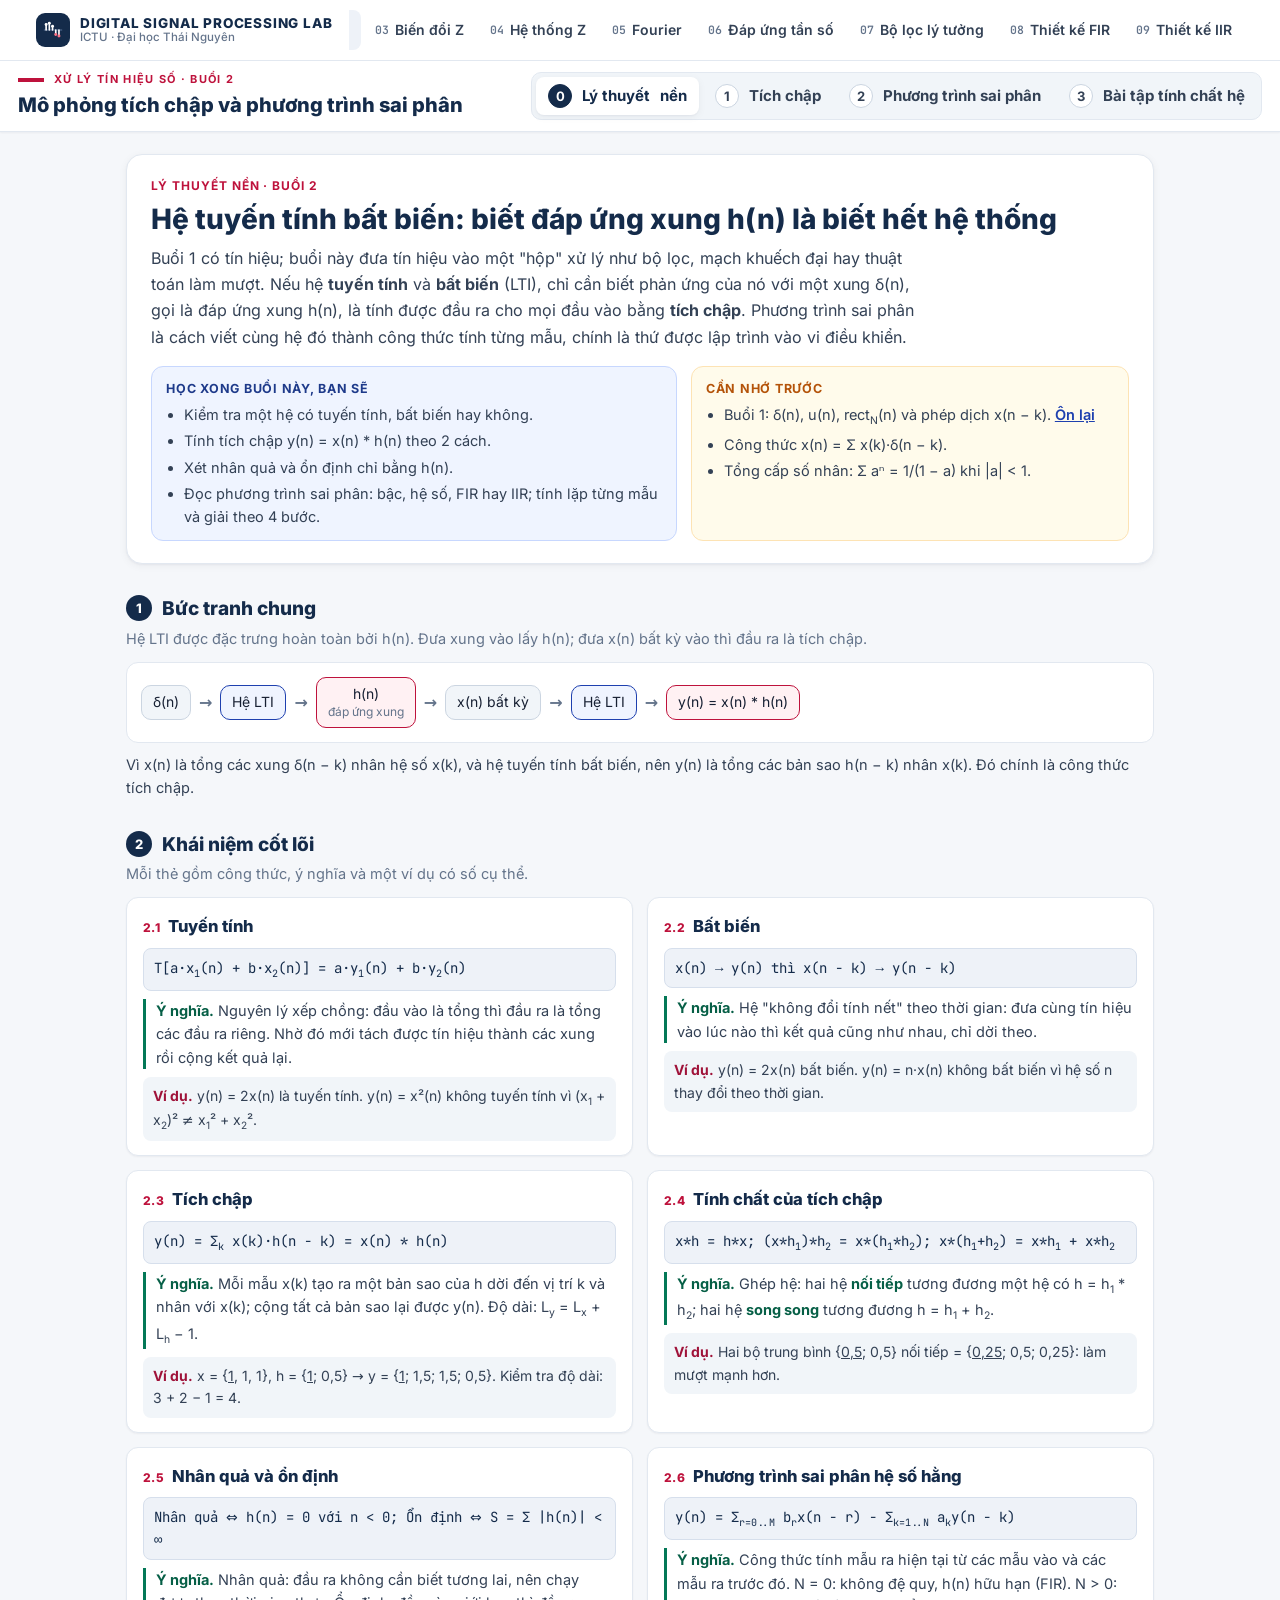
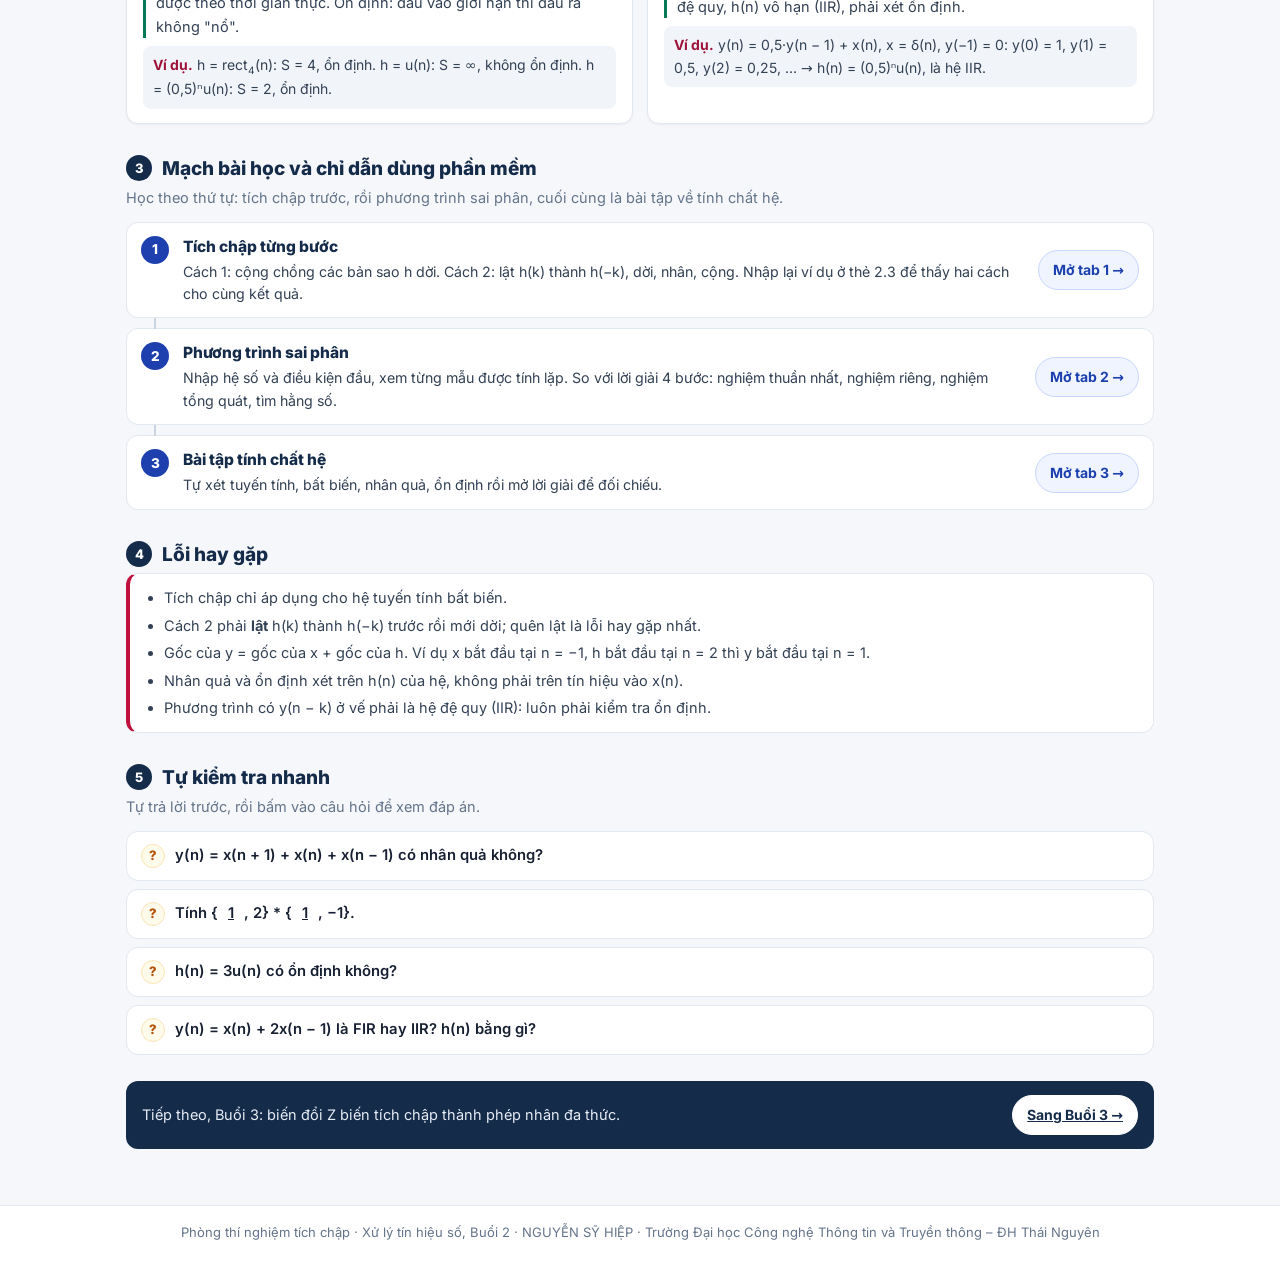
<file: tich-chap.html>
<title>Mô phỏng tích chập</title>
<meta charset="utf-8">
<meta name="viewport" content="width=device-width, initial-scale=1, viewport-fit=cover">
<link rel="stylesheet" href="fonts/fonts.css">
<link rel="manifest" href="manifest.webmanifest">
<meta name="theme-color" content="#FFFFFF">
<meta name="apple-mobile-web-app-capable" content="yes">
<meta name="mobile-web-app-capable" content="yes">
<meta name="apple-mobile-web-app-status-bar-style" content="default">
<meta name="apple-mobile-web-app-title" content="XLTHS">
<link rel="apple-touch-icon" href="icons/apple-touch-icon.png">
<link rel="icon" type="image/png" href="icons/favicon-32.png">
<style>
/* Layout: phòng thí nghiệm một trang — hai bảng nhập x, h cạnh nhau; kết quả y; rồi hai cách giải (bảng cộng chồng, thanh trượt lật–dịch) */
:root {
  --bg: #FAFAF8; --surface: #FFFFFE; --ink: #161616; --body: #3A3A37; --muted: #6B6B67;
  --line: #E2E2DE; --soft: #F1F1ED; --red: #C41E3A; --red-tint: #FBEBEE;
  --green: #1A7F4B; --green-ink: #145F39; --green-tint: #E7F4EC; --gray: #B9B9B3;
  --f-body: "Be Vietnam Pro", "Segoe UI", Arial, sans-serif;
  --f-mono: "JetBrains Mono", Consolas, "Courier New", monospace;
  color-scheme: light;
}
* { box-sizing: border-box; }
[hidden] { display: none !important; }
html, body { margin: 0; }
body { background: var(--bg); color: var(--ink); font-family: var(--f-body); font-size: 16px; line-height: 1.55; }
.wrap { max-width: 1120px; margin: 0 auto; padding-block: 32px 64px; padding-left: max(16px, env(safe-area-inset-left, 0px)); padding-right: max(16px, env(safe-area-inset-right, 0px)); display: flex; flex-direction: column; gap: 28px; }
h1, h2, h3, p { margin: 0; }
h1 { font-size: clamp(28px, 4.6vw, 40px); font-weight: 800; letter-spacing: -0.01em; text-wrap: balance; }
h2 { font-size: 22px; font-weight: 700; }
h3 { font-size: 17px; font-weight: 700; }
.eyebrow { font-size: 12.5px; font-weight: 700; letter-spacing: 0.12em; text-transform: uppercase; color: var(--red); display: flex; align-items: center; gap: 10px; }
.eyebrow::before { content: ""; width: 26px; height: 4px; background: currentColor; }
.eyebrow.g { color: var(--green); }
.lede { color: var(--body); max-width: 70ch; }
header { display: flex; flex-direction: column; gap: 10px; }
section { display: flex; flex-direction: column; gap: 14px; }
.presets { display: flex; flex-wrap: wrap; gap: 8px; align-items: center; }
.presets span { font-size: 14px; color: var(--muted); font-weight: 600; margin-right: 4px; }
.chip { font: inherit; font-size: 14px; font-weight: 600; border: 1px solid var(--line); background: var(--surface); color: var(--ink); border-radius: 999px; padding: 6px 14px; cursor: pointer; }
.chip:hover { border-color: var(--ink); }
.inputs { display: grid; grid-template-columns: 1fr 1fr; gap: 16px; }
.card { background: var(--surface); border: 1px solid var(--line); border-radius: 14px; padding: 18px 20px; display: flex; flex-direction: column; gap: 12px; min-width: 0; }
.card.x { border-top: 4px solid var(--red); }
.card.h { border-top: 4px solid var(--green); }
.card.y { border-top: 4px solid var(--ink); }
.row { display: flex; flex-wrap: wrap; gap: 10px; align-items: flex-end; }
.field { display: flex; flex-direction: column; gap: 4px; min-width: 0; }
.field.grow { flex: 1; min-width: 180px; }
.field label { font-size: 13px; font-weight: 600; color: var(--muted); }
.field input { font: inherit; font-family: var(--f-mono); font-size: 15px; padding: 8px 10px; border: 1.5px solid var(--line); border-radius: 8px; background: var(--surface); color: var(--ink); width: 100%; }
.field input.n0 { width: 78px; text-align: center; }
.field input.bad { border-color: var(--red); background: var(--red-tint); }
.btn { font: inherit; font-weight: 600; font-size: 14px; border-radius: 8px; padding: 8px 12px; cursor: pointer; border: 1.5px solid var(--ink); background: var(--surface); color: var(--ink); white-space: nowrap; }
.btn.solid { background: var(--ink); color: #FFFFFE; }
.btn:disabled { opacity: 0.4; cursor: not-allowed; }
.btn:focus-visible, .chip:focus-visible, input:focus-visible { outline: 3px solid #E58A9A; outline-offset: 2px; }
.err { color: var(--red); font-size: 14px; font-weight: 600; min-height: 1.3em; }
.hint { font-size: 13.5px; color: var(--muted); }
.plot { background: var(--surface); border: 1px solid var(--line); border-radius: 10px; overflow: hidden; }
.plot svg { display: block; width: 100%; height: auto; }
.plot.edit svg { touch-action: none; }
.plot.edit svg { cursor: ns-resize; }
svg text { font-family: var(--f-body); }
.facts { display: grid; grid-template-columns: repeat(4, 1fr); gap: 10px; }
.fact { background: var(--soft); border-radius: 10px; padding: 10px 14px; display: flex; flex-direction: column; gap: 2px; min-width: 0; }
.fact b { font-family: var(--f-mono); font-size: 18px; }
.fact small { color: var(--muted); font-size: 13px; }
.fact.ok b { color: var(--green-ink); }
.yval { font-family: var(--f-mono); font-size: 18px; font-weight: 700; color: var(--green-ink); overflow-x: auto; white-space: nowrap; padding-bottom: 2px; }
.tabs { display: flex; gap: 8px; flex-wrap: wrap; }
.tab { font: inherit; font-weight: 600; font-size: 15px; border-radius: 999px; padding: 8px 16px; cursor: pointer; border: 1px solid var(--line); background: var(--surface); color: var(--ink); }
.tab[aria-selected="true"] { background: var(--red); border-color: var(--red); color: #FFFFFE; }
.tbl-wrap { overflow-x: auto; border: 1px solid var(--line); border-radius: 10px; background: var(--surface); }
table { border-collapse: collapse; width: 100%; font-variant-numeric: tabular-nums; font-size: 14.5px; }
th, td { padding: 7px 10px; border-bottom: 1px solid var(--line); text-align: center; white-space: nowrap; }
th:first-child, td:first-child { text-align: left; }
thead th { font-family: var(--f-mono); background: var(--soft); }
td.z { color: var(--gray); }
tr.sum td { font-weight: 800; background: var(--green-tint); color: var(--green-ink); border-bottom: 0; }
.ctrl { display: flex; flex-wrap: wrap; gap: 10px; align-items: center; }
.ctrl input[type=range] { flex: 1; min-width: 160px; accent-color: var(--red); }
.nbadge { font-family: var(--f-mono); font-weight: 700; font-size: 18px; color: var(--red); min-width: 76px; }
.calc { font-family: var(--f-mono); font-size: 15px; background: var(--soft); border: 1px solid var(--line); border-radius: 10px; padding: 12px 14px; overflow-x: auto; white-space: nowrap; line-height: 1.7; }
.calc .res { color: var(--green-ink); font-weight: 700; }
.calc .idx { color: var(--muted); }
.stack { display: flex; flex-direction: column; gap: 8px; }
.note { background: var(--green-tint); border-radius: 12px; padding: 14px 18px; color: var(--ink); }
footer { color: var(--muted); font-size: 13.5px; }
.mode-tab { font: inherit; font-size: 16px; font-weight: 700; border: 2px solid var(--line); background: var(--surface); color: var(--muted); border-radius: 10px; padding: 10px 18px; cursor: pointer; display: flex; align-items: center; gap: 10px; }
.mode-tab b { display: inline-grid; place-items: center; width: 26px; height: 26px; border-radius: 50%; background: var(--soft); border: 1.5px solid var(--line); color: var(--ink); font-size: 14px; }
.mode-tab:hover { border-color: var(--ink); color: var(--ink); }
.mode-tab[aria-selected="true"] { background: #FBEBEE; border-color: var(--red); color: var(--ink); box-shadow: inset 0 -4px 0 var(--red); }
.mode-tab[aria-selected="true"] b { background: var(--red); border-color: var(--red); color: #FFFFFE; }
.mode { display: flex; flex-direction: column; }
.de-grid { display: grid; grid-template-columns: 1fr 1fr; gap: 16px; }
.eq { font-family: var(--f-mono); font-size: 18px; font-weight: 700; overflow-x: auto; white-space: nowrap; background: var(--soft); border-radius: 8px; padding: 10px 12px; }
.eq .xr { color: var(--red); } .eq .yg { color: var(--green-ink); }
.params { display: flex; flex-direction: column; gap: 8px; }
.param { display: grid; grid-template-columns: 112px 1fr 84px; gap: 10px; align-items: center; }
.param label { font-weight: 700; font-size: 15px; }
.param label small { font-weight: 500; color: var(--muted); font-family: var(--f-mono); font-size: 12.5px; }
.param input[type=range] { width: 100%; accent-color: var(--green); }
.param.fb input[type=range] { accent-color: var(--red); }
.param input[type=number] { font: inherit; font-family: var(--f-mono); font-size: 15px; padding: 6px 8px; border: 1.5px solid var(--line); border-radius: 8px; width: 100%; text-align: center; background: var(--surface); color: var(--ink); }
.seg { display: flex; flex-wrap: wrap; gap: 6px; }
.seg button { font: inherit; font-size: 14px; font-weight: 600; border: 1px solid var(--line); background: var(--surface); color: var(--ink); border-radius: 999px; padding: 6px 12px; cursor: pointer; }
.seg button[aria-pressed="true"] { background: var(--red); border-color: var(--red); color: #FFFFFE; }
.fact.bad b { color: var(--red); }
.fact b.small { font-size: 15px; }
.big-ok { color: var(--green-ink); font-weight: 700; }
.big-bad { color: var(--red); font-weight: 700; }
/* ===== Bố cục mới: thanh trên + thanh bên (đầu vào) + vùng giữa (kết quả) ===== */
:root { --sw: 380px; --topH: 72px; }
.top { position: sticky; top: 0; z-index: 20; background: var(--surface); border-bottom: 1px solid var(--line); display: flex; flex-direction: row; align-items: center; gap: 16px; padding: 10px 18px; padding-top: max(10px, env(safe-area-inset-top, 0px)); padding-left: max(18px, env(safe-area-inset-left, 0px)); padding-right: max(18px, env(safe-area-inset-right, 0px)); }
.top .ttl { flex: 1; min-width: 0; display: flex; flex-direction: column; gap: 2px; }
.top .eyebrow { font-size: 11px; }
.top h1 { font-size: 20px; font-weight: 800; white-space: nowrap; overflow: hidden; text-overflow: ellipsis; letter-spacing: 0; }
.side-btn { font: inherit; font-size: 14px; font-weight: 700; display: inline-flex; align-items: center; gap: 8px; border: 1.5px solid var(--line); background: var(--surface); color: var(--ink); border-radius: 10px; padding: 8px 12px; cursor: pointer; white-space: nowrap; }
.side-btn:hover { border-color: var(--ink); }
.side-btn[aria-expanded="true"] { background: var(--red-tint); border-color: var(--red); }
.modes { display: flex; gap: 8px; flex-wrap: nowrap; }
.mode-tab { font-size: 15px; padding: 8px 14px; white-space: nowrap; }
.mode-tab b { width: 24px; height: 24px; font-size: 13px; }
.app { display: grid; grid-template-columns: var(--sw) minmax(0, 1fr); align-items: start; }
.app.closed { grid-template-columns: minmax(0, 1fr); }
.app.closed .side { display: none; }
.side { position: sticky; top: var(--topH); height: calc(100vh - var(--topH)); height: calc(100dvh - var(--topH)); overflow-y: auto; overscroll-behavior: contain; background: #F4F4F0; border-right: 1px solid var(--line); padding: 14px 16px 40px; display: flex; flex-direction: column; gap: 14px; }
.side-head { display: flex; align-items: center; justify-content: space-between; gap: 8px; }
.side-head h2 { font-size: 16px; font-weight: 800; }
.icon-btn { font: inherit; font-size: 18px; font-weight: 700; width: 36px; height: 36px; border-radius: 8px; border: 1.5px solid var(--line); background: var(--surface); color: var(--ink); cursor: pointer; }
.icon-btn:hover { border-color: var(--ink); }
.side-body { display: flex; flex-direction: column; gap: 14px; }
.side .presets span { width: 100%; font-size: 13px; text-transform: uppercase; letter-spacing: 0.06em; }
.side .chip { font-size: 13px; padding: 5px 11px; }
.side .card { padding: 14px; gap: 10px; }
.side .field.grow { min-width: 150px; }
.side .btn { padding: 6px 10px; font-size: 13.5px; }
.side .err { min-height: 0; }
.side .err:empty { display: none; }
.side .eq.sm { font-size: 15px; padding: 8px 10px; }
.side .param { grid-template-columns: 68px 1fr 70px; gap: 8px; }
.side .param label { display: flex; flex-direction: column; line-height: 1.2; }
.side .seg button { font-size: 13px; padding: 5px 10px; }
main { min-width: 0; width: 100%; max-width: 1080px; margin: 0 auto; padding: 22px 26px 64px; padding-right: max(26px, env(safe-area-inset-right, 0px)); display: flex; flex-direction: column; gap: 22px; container-type: inline-size; }
.mode { gap: 22px; }
.sum { background: var(--surface); border: 1px solid var(--line); border-left: 4px solid var(--red); border-radius: 12px; padding: 12px 16px; display: flex; flex-direction: column; gap: 10px; }
.sum-top { display: flex; align-items: center; gap: 12px; flex-wrap: wrap; }
.sum-text { flex: 1; min-width: 0; display: flex; flex-direction: column; gap: 4px; font-size: 15px; }
.sum-text .k { display: inline-block; min-width: 92px; margin-right: 6px; font-size: 12.5px; font-weight: 700; text-transform: uppercase; letter-spacing: 0.06em; color: var(--muted); }
.sum-text .v { font-family: var(--f-mono); font-weight: 700; overflow-wrap: anywhere; }
.sum-text .v.x { color: var(--red); } .sum-text .v.h { color: var(--green-ink); }
.sum .eq { font-size: 17px; padding: 6px 10px; display: inline-block; max-width: 100%; vertical-align: middle; }
.mini { display: grid; grid-template-columns: 1fr; gap: 10px; }
.mini.two { grid-template-columns: 1fr 1fr; }
.app:not(.closed) .open-side, .app:not(.closed) .mini { display: none; }
.scrim { display: none; }
@container (max-width: 860px) { .de-grid { grid-template-columns: 1fr; } .facts { grid-template-columns: 1fr 1fr; } }
@container (max-width: 560px) { .mini.two { grid-template-columns: 1fr; } .sum-text { flex-basis: 100%; } .sum-text .k { display: block; } .sum .open-side { width: 100%; } }
@media (max-width: 1020px) { .top .ttl { display: none; } .top { justify-content: space-between; } }
@media (max-width: 900px) {
  .app, .app.closed { grid-template-columns: minmax(0, 1fr); }
  .side { position: fixed; z-index: 40; top: 0; left: 0; bottom: 0; width: min(380px, 92vw); height: auto; padding-top: max(14px, env(safe-area-inset-top, 0px)); box-shadow: 0 0 0 1px var(--line), 0 18px 40px rgba(22,22,22,0.12); }
  .scrim { display: block; position: fixed; inset: 0; z-index: 35; background: rgba(250, 250, 248, 0.72); }
  .app.closed .scrim { display: none; }
  main { padding: 16px 16px 56px; }
}
@media (max-width: 560px) {
  .top { gap: 8px; padding-left: max(12px, env(safe-area-inset-left, 0px)); padding-right: max(12px, env(safe-area-inset-right, 0px)); }
  .side-btn span { display: none; }
  .mode-tab { font-size: 13.5px; padding: 7px 10px; gap: 6px; }
  .mode-tab b { display: none; }
}
/* ===== Tab 3: Bài tập tính chất hệ ===== */
.mode-tab .sh { display: none; }
.teach { display: flex; align-items: flex-start; gap: 10px; cursor: pointer; }
.teach input { width: 18px; height: 18px; margin-top: 3px; accent-color: var(--red); flex: none; }
.teach span { display: flex; flex-direction: column; font-size: 14px; line-height: 1.35; }
.teach small { color: var(--muted); font-size: 12.5px; }
.ex-list { display: flex; flex-direction: column; gap: 2px; }
.ex-gl { font-size: 11.5px; font-weight: 800; letter-spacing: 0.08em; text-transform: uppercase; color: var(--muted); margin: 10px 0 4px; }
.ex-gl:first-child { margin-top: 0; }
.ex-it { font: inherit; font-size: 13.5px; text-align: left; border: 0; background: transparent; color: var(--ink); padding: 6px 8px; border-radius: 8px; cursor: pointer; display: grid; grid-template-columns: 34px 1fr; gap: 6px; align-items: baseline; line-height: 1.35; }
.ex-it:hover { background: var(--soft); }
.ex-it b { font-family: var(--f-mono); font-size: 12px; color: var(--muted); font-weight: 700; }
.ex-it[aria-current="true"] { background: var(--red-tint); box-shadow: inset 3px 0 0 var(--red); }
.ex-it[aria-current="true"] b { color: var(--red); }
.ex-it .tagc { font-size: 10.5px; font-weight: 700; color: var(--green-ink); background: var(--green-tint); border-radius: 4px; padding: 0 5px; margin-left: 4px; letter-spacing: 0.04em; }
.ex-ctrl { display: flex; flex-direction: column; gap: 10px; }
.ex-ctrl .xf { display: grid; grid-template-columns: 92px 1fr; gap: 8px; align-items: center; }
.ex-ctrl .xf label { font-size: 13px; font-weight: 700; line-height: 1.25; }
.ex-ctrl .xf label small { display: block; font-weight: 500; color: var(--muted); font-size: 11.5px; }
.ex-ctrl input { font: inherit; font-family: var(--f-mono); font-size: 14px; padding: 6px 8px; border: 1.5px solid var(--line); border-radius: 8px; width: 100%; background: var(--surface); color: var(--ink); min-width: 0; }
.ex-ctrl input.bad { border-color: var(--red); background: var(--red-tint); }
.ex-top { display: flex; align-items: center; justify-content: space-between; gap: 10px; flex-wrap: wrap; }
.ex-group { font-size: 12px; font-weight: 800; letter-spacing: 0.1em; text-transform: uppercase; color: var(--red); display: flex; align-items: center; gap: 10px; }
.ex-group::before { content: ""; width: 22px; height: 3px; background: currentColor; }
.ex-head h2 { font-size: 22px; text-wrap: balance; }
.ex-q { font-size: 16px; color: var(--body); display: flex; flex-direction: column; gap: 8px; }
.ex-q .eqline, .ex-steps .eqline, #ex-demo .eqline { font-family: var(--f-mono); font-weight: 700; color: var(--ink); background: var(--soft); border-radius: 8px; padding: 8px 12px; overflow-x: auto; white-space: nowrap; font-size: 15.5px; }
.ex-method { background: var(--surface); border: 1px solid var(--line); border-left: 4px solid var(--green); border-radius: 0 12px 12px 0; padding: 12px 18px; display: flex; flex-direction: column; gap: 6px; }
.ex-method h3 { font-size: 15px; color: var(--green-ink); }
.ex-method ol { margin: 0; padding-left: 22px; display: flex; flex-direction: column; gap: 3px; font-size: 14.5px; color: var(--body); }
.ex-method .tip { font-size: 14px; color: var(--body); }
.ex-sol-head { display: flex; align-items: center; justify-content: space-between; gap: 10px; flex-wrap: wrap; }
.ex-steps { margin: 0; padding-left: 0; list-style: none; display: flex; flex-direction: column; gap: 10px; counter-reset: st; }
.ex-steps li { counter-increment: st; display: grid; grid-template-columns: 30px 1fr; gap: 10px; font-size: 15.5px; color: var(--body); line-height: 1.6; }
.ex-steps li::before { content: counter(st); font-family: var(--f-mono); font-weight: 700; font-size: 13px; color: var(--red); background: var(--red-tint); border-radius: 50%; width: 26px; height: 26px; display: grid; place-items: center; margin-top: 1px; }
.ex-steps li > div { min-width: 0; }
.ex-steps .eqline { margin: 6px 0; }
.ex-steps b { color: var(--ink); }
.ex-ans { display: flex; align-items: center; gap: 12px; flex-wrap: wrap; border-radius: 10px; padding: 10px 14px; font-size: 16px; }
.ex-ans:empty { display: none; }
.ex-ans.ok { background: var(--green-tint); color: var(--green-ink); }
.ex-ans.no { background: var(--red-tint); color: #8F1730; }
.ex-ans.neu { background: var(--soft); color: var(--ink); }
.ex-ans .badge { font-weight: 800; letter-spacing: 0.06em; text-transform: uppercase; font-size: 13px; border: 1.5px solid currentColor; border-radius: 999px; padding: 2px 10px; }
.ex-mean { font-size: 15px; color: var(--body); display: flex; flex-direction: column; gap: 8px; }
.ex-mean b { color: var(--ink); }
.ex-nav { display: flex; align-items: center; justify-content: space-between; gap: 10px; }
.ex-grid2 { display: grid; grid-template-columns: 1fr 1fr; gap: 12px; }
.ex-verdict { border-radius: 10px; padding: 10px 14px; font-size: 15px; font-weight: 600; }
.ex-verdict.ok { background: var(--green-tint); color: var(--green-ink); }
.ex-verdict.no { background: var(--red-tint); color: #8F1730; }
.ex-verdict.neu { background: var(--soft); color: var(--ink); }
.ex-legend { display: flex; flex-wrap: wrap; gap: 6px 16px; font-size: 13.5px; color: var(--body); }
.ex-legend i { display: inline-block; width: 12px; height: 12px; border-radius: 50%; margin-right: 6px; vertical-align: -1px; }
.ex-legend i.ink { background: var(--ink); }
.ex-legend i.ring { border: 2.5px solid var(--green); }
.ex-legend i.red { background: var(--red); }
.ex-legend i.grn { background: var(--green); }
.ex-legend i.tint { background: var(--red-tint); border-radius: 3px; }
.paths { display: flex; flex-direction: column; gap: 6px; font-size: 14px; }
.paths div { display: flex; align-items: center; flex-wrap: wrap; gap: 6px; }
.paths span { border: 1.5px solid var(--line); border-radius: 6px; padding: 2px 8px; background: var(--surface); font-family: var(--f-mono); font-size: 13px; }
.paths span.sys { border-color: var(--ink); font-weight: 700; }
.paths span.shift { border-color: var(--red); color: #8F1730; }
.paths em { font-style: normal; color: var(--muted); }
.paths .lab { font-family: var(--f-body); border: 0; padding: 0; font-weight: 700; min-width: 64px; background: transparent; }
.elrow { display: grid; grid-template-columns: 210px 1fr; gap: 12px; align-items: center; }
.elrow .sym { background: var(--surface); border: 1px solid var(--line); border-radius: 10px; padding: 6px; }
.elrow .sym svg { display: block; width: 100%; height: auto; }
.blk svg, .df1 svg { display: block; width: 100%; height: auto; }
.df1 { background: var(--surface); border: 1px solid var(--line); border-radius: 10px; overflow-x: auto; }
.df1 svg { min-width: 520px; }
.cmp-tbl td.okc { color: var(--green-ink); font-weight: 800; }
.cmp-tbl td.noc { color: var(--red); font-weight: 800; background: var(--red-tint); }
@container (max-width: 760px) { .ex-grid2 { grid-template-columns: 1fr; } .elrow { grid-template-columns: 1fr; } .elrow .sym { max-width: 260px; } }
@media (max-width: 560px) { .mode-tab .lg { display: none; } .mode-tab .sh { display: inline; } .ex-head h2 { font-size: 19px; } }

/* Dải tên trường ở đầu trang */
.inst { background: #F4F4F0; border-bottom: 1px solid var(--line); padding-block: 7px; padding-left: max(18px, env(safe-area-inset-left, 0px)); padding-right: max(18px, env(safe-area-inset-right, 0px)); display: flex; flex-wrap: wrap; align-items: center; gap: 4px 12px; font-size: 12.5px; letter-spacing: 0.08em; text-transform: uppercase; color: var(--ink); line-height: 1.35; }
.inst::before { content: ""; width: 18px; height: 3px; background: var(--red); flex: none; }
.inst b { font-weight: 800; }
.inst span { color: var(--muted); font-weight: 600; }
.inst span::before { content: "· "; }
@media (max-width: 560px) { .inst { font-size: 12.5px; letter-spacing: 0; text-transform: none; gap: 0 8px; } .inst::before { display: none; } .inst span::before { content: none; } }

.author { display: flex; flex-direction: column; justify-content: center; gap: 1px; padding: 2px 18px; border-left: 1px solid var(--line); border-right: 1px solid var(--line); text-align: center; flex: none; }
.author small, .byline small { font-size: 10.5px; font-weight: 700; letter-spacing: 0.16em; text-transform: uppercase; color: var(--muted); }
.author b { font-size: 15px; font-weight: 800; letter-spacing: 0.09em; color: var(--ink); white-space: nowrap; }
.author b::after { content: ""; display: block; width: 28px; height: 3px; margin: 4px auto 0; background: var(--red); border-radius: 2px; }
.byline { display: none; align-items: center; justify-content: space-between; flex-wrap: wrap; gap: 6px 14px; padding: 10px 14px; background: var(--surface); border: 1px solid var(--line); border-left: 4px solid var(--red); border-radius: 0; }
.by-k { font-size: 11.5px; font-weight: 700; letter-spacing: 0.12em; text-transform: uppercase; color: var(--red); }
.by-n { display: inline-flex; align-items: baseline; gap: 8px; }
.by-n b { font-size: 15px; font-weight: 800; letter-spacing: 0.08em; color: var(--ink); white-space: nowrap; }
@media (max-width: 1320px) { .author { display: none; } .byline { display: flex; } }

/* ===== Tối ưu cho điện thoại và màn hình cảm ứng (Safari, Chrome) ===== */
html { -webkit-text-size-adjust: 100%; text-size-adjust: 100%; }
button, input, select, label, a { -webkit-tap-highlight-color: rgba(196, 30, 58, 0.12); touch-action: manipulation; }
@media (pointer: coarse), (max-width: 620px) {
  .btn, .chip, .seg button, .tab, .mode-tab, .side-btn, .ex-it { min-height: 44px; }
  .icon-btn { min-width: 44px; min-height: 44px; }
  input[type=range] { height: 34px; }
}
@media (max-width: 620px) {
  input:not([type=range]):not([type=checkbox]), select, textarea { font-size: 16px !important; }
  .hint { font-size: 14.5px; }
  .chip { font-size: 14px; padding: 8px 14px; }
  .seg button { font-size: 14px; padding: 8px 12px; }
  .btn { font-size: 15px; }
  table { font-size: 14.5px; }
  .by-k { font-size: 12.5px; }
  .byline small, .author small { font-size: 12px; }
}
</style>
<link rel="stylesheet" href="assets/theme.css">
<style>.app-page .top{top:env(safe-area-inset-top,0px)}</style>
<body class="app-page">

<header class="sitebar tools"><div class="sitebar-in"><a class="brand" href="./" aria-label="DSP Lab – Trang chủ"><span class="brand-mark"><svg viewBox="0 0 24 24" aria-hidden="true"><path d="M2 12h20" stroke="#5B7299" stroke-width="1"/><path d="M4.5 12V6M8 12V4.5M11.5 12V8M15 12v5M18.5 12v6.5" stroke="#fff" stroke-width="1.8" stroke-linecap="round"/><circle cx="4.5" cy="6" r="1.6" fill="#fff"/><circle cx="8" cy="4.5" r="1.6" fill="#fff"/><circle cx="11.5" cy="8" r="1.6" fill="#fff"/><circle cx="15" cy="17" r="1.6" fill="#FB7185"/><circle cx="18.5" cy="18.5" r="1.6" fill="#FB7185"/></svg></span><span class="brand-t"><b><span class="full">DIGITAL SIGNAL PROCESSING LAB</span><span class="short">DSP LAB</span></b><small>ICTU · Đại học Thái Nguyên</small></span></a><nav class="sitenav" aria-label="Các phần mềm">
    <a class="home" href="./">Trang chủ</a>
    <a href="day-tin-hieu.html"><span class="n">01</span>Dãy tín hiệu</a>
    <a href="tich-chap.html" aria-current="page"><span class="n">02</span>Tích chập</a>
    <a href="bien-doi-z.html"><span class="n">03</span>Biến đổi Z</a>
    <a href="he-thong-z.html"><span class="n">04</span>Hệ thống Z</a>
    <a href="fourier.html"><span class="n">05</span>Fourier</a>
    <a href="dap-ung-tan-so.html"><span class="n">06</span>Đáp ứng tần số</a>
    <a href="bo-loc-ly-tuong.html"><span class="n">07</span>Bộ lọc lý tưởng</a>
    <a href="thiet-ke-fir.html"><span class="n">08</span>Thiết kế FIR</a>
    <a href="thiet-ke-iir.html"><span class="n">09</span>Thiết kế IIR</a>
  </nav></div></header>
<noscript><style>#side,#scrim,.side,.scrim{display:none!important}</style></noscript>
<noscript><div style="margin:12px;padding:14px 16px;border:2px solid #C41E3A;border-radius:12px;background:#FFF5F6;color:#161616;font:16px/1.5 Arial,sans-serif"><b style="color:#C41E3A">Trình xem này không chạy được phần mềm.</b><br>Zalo, Messenger và trình xem tệp chỉ hiện trang tĩnh, không chạy JavaScript. Hãy mở bằng <b>đường link</b> trong Safari hoặc Chrome, hoặc dùng ứng dụng đã thêm vào Màn hình chính.</div></noscript>

<header class="top" id="top">
  <button class="side-btn" id="side-toggle" type="button" aria-controls="side" aria-expanded="true">
    <svg viewBox="0 0 24 24" width="20" height="20" aria-hidden="true"><rect x="3" y="4" width="18" height="16" rx="2.5" fill="none" stroke="currentColor" stroke-width="2"/><line x1="9.5" y1="4" x2="9.5" y2="20" stroke="currentColor" stroke-width="2"/></svg>
    <span id="side-label">Ẩn đầu vào</span>
  </button>
  <div class="ttl">
    <p class="eyebrow">Xử lý tín hiệu số · Buổi 2</p>
    <h1>Mô phỏng tích chập và phương trình sai phân</h1>
  </div>
  <div class="modes" role="tablist" aria-label="Chọn phần">
    <button class="mode-tab" role="tab" id="mt-conv" aria-controls="mode-conv" aria-selected="true"><b>1</b> Tích chập</button>
    <button class="mode-tab" role="tab" id="mt-de" aria-controls="mode-de" aria-selected="false"><b>2</b> <span class="lg">Phương trình sai phân</span><span class="sh">Sai phân</span></button>
    <button class="mode-tab" role="tab" id="mt-ex" aria-controls="mode-ex" aria-selected="false"><b>3</b> <span class="lg">Bài tập tính chất hệ</span><span class="sh">Bài tập</span></button>
  </div>
</header>

<!--LT--><section class="lt" id="lt-intro" role="tabpanel" aria-labelledby="tb-nen" hidden><div class="lt-in"><div class="lt-hero"><span class="lt-kick">Lý thuyết nền · Buổi 2</span><h2>Hệ tuyến tính bất biến: biết đáp ứng xung h(n) là biết hết hệ thống</h2><p class="lt-lead">Buổi 1 có tín hiệu; buổi này đưa tín hiệu vào một "hộp" xử lý như bộ lọc, mạch khuếch đại hay thuật toán làm mượt. Nếu hệ <b>tuyến tính</b> và <b>bất biến</b> (LTI), chỉ cần biết phản ứng của nó với một xung δ(n), gọi là đáp ứng xung h(n), là tính được đầu ra cho mọi đầu vào bằng <b>tích chập</b>. Phương trình sai phân là cách viết cùng hệ đó thành công thức tính từng mẫu, chính là thứ được lập trình vào vi điều khiển.</p><div class="lt-meta"><div class="lt-box lt-goal"><b class="t">Học xong buổi này, bạn sẽ</b><ul><li>Kiểm tra một hệ có tuyến tính, bất biến hay không.</li><li>Tính tích chập y(n) = x(n) * h(n) theo 2 cách.</li><li>Xét nhân quả và ổn định chỉ bằng h(n).</li><li>Đọc phương trình sai phân: bậc, hệ số, FIR hay IIR; tính lặp từng mẫu và giải theo 4 bước.</li></ul></div><div class="lt-box lt-pre"><b class="t">Cần nhớ trước</b><ul><li>Buổi 1: δ(n), u(n), rect<sub>N</sub>(n) và phép dịch x(n − k). <a href="day-tin-hieu.html#day">Ôn lại</a></li><li>Công thức x(n) = Σ x(k)·δ(n − k).</li><li>Tổng cấp số nhân: Σ aⁿ = 1/(1 − a) khi |a| &lt; 1.</li></ul></div></div></div><div class="lt-sec"><h3><span class="n">1</span>Bức tranh chung</h3><p class="sub">Hệ LTI được đặc trưng hoàn toàn bởi h(n). Đưa xung vào lấy h(n); đưa x(n) bất kỳ vào thì đầu ra là tích chập.</p><div class="lt-flow"><span class="nd ">δ(n)</span><span class="ar" aria-hidden="true">→</span><span class="nd bl">Hệ LTI</span><span class="ar" aria-hidden="true">→</span><span class="nd hl">h(n)<small>đáp ứng xung</small></span><span class="ar" aria-hidden="true">→</span><span class="nd ">x(n) bất kỳ</span><span class="ar" aria-hidden="true">→</span><span class="nd bl">Hệ LTI</span><span class="ar" aria-hidden="true">→</span><span class="nd hl">y(n) = x(n) * h(n)</span></div><p class="lt-note">Vì x(n) là tổng các xung δ(n − k) nhân hệ số x(k), và hệ tuyến tính bất biến, nên y(n) là tổng các bản sao h(n − k) nhân x(k). Đó chính là công thức tích chập.</p></div><div class="lt-sec"><h3><span class="n">2</span>Khái niệm cốt lõi</h3><p class="sub">Mỗi thẻ gồm công thức, ý nghĩa và một ví dụ có số cụ thể.</p><div class="lt-grid"><article class="lt-card"><h4><span class="k">2.1</span>Tuyến tính</h4><div class="lt-f">T[a·x<sub>1</sub>(n) + b·x<sub>2</sub>(n)] = a·y<sub>1</sub>(n) + b·y<sub>2</sub>(n)</div><p class="lt-mean"><b>Ý nghĩa.</b> Nguyên lý xếp chồng: đầu vào là tổng thì đầu ra là tổng các đầu ra riêng. Nhờ đó mới tách được tín hiệu thành các xung rồi cộng kết quả lại.</p><div class="lt-ex"><b>Ví dụ.</b> y(n) = 2x(n) là tuyến tính. y(n) = x²(n) không tuyến tính vì (x<sub>1</sub> + x<sub>2</sub>)² ≠ x<sub>1</sub>² + x<sub>2</sub>².</div></article><article class="lt-card"><h4><span class="k">2.2</span>Bất biến</h4><div class="lt-f">x(n) → y(n)  thì  x(n − k) → y(n − k)</div><p class="lt-mean"><b>Ý nghĩa.</b> Hệ "không đổi tính nết" theo thời gian: đưa cùng tín hiệu vào lúc nào thì kết quả cũng như nhau, chỉ dời theo.</p><div class="lt-ex"><b>Ví dụ.</b> y(n) = 2x(n) bất biến. y(n) = n·x(n) không bất biến vì hệ số n thay đổi theo thời gian.</div></article><article class="lt-card"><h4><span class="k">2.3</span>Tích chập</h4><div class="lt-f">y(n) = Σ<sub>k</sub> x(k)·h(n − k) = x(n) * h(n)</div><p class="lt-mean"><b>Ý nghĩa.</b> Mỗi mẫu x(k) tạo ra một bản sao của h dời đến vị trí k và nhân với x(k); cộng tất cả bản sao lại được y(n). Độ dài: L<sub>y</sub> = L<sub>x</sub> + L<sub>h</sub> − 1.</p><div class="lt-ex"><b>Ví dụ.</b> x = {<u>1</u>, 1, 1}, h = {<u>1</u>; 0,5} → y = {<u>1</u>; 1,5; 1,5; 0,5}. Kiểm tra độ dài: 3 + 2 − 1 = 4.</div></article><article class="lt-card"><h4><span class="k">2.4</span>Tính chất của tích chập</h4><div class="lt-f">x*h = h*x;   (x*h<sub>1</sub>)*h<sub>2</sub> = x*(h<sub>1</sub>*h<sub>2</sub>);   x*(h<sub>1</sub>+h<sub>2</sub>) = x*h<sub>1</sub> + x*h<sub>2</sub></div><p class="lt-mean"><b>Ý nghĩa.</b> Ghép hệ: hai hệ <b>nối tiếp</b> tương đương một hệ có h = h<sub>1</sub> * h<sub>2</sub>; hai hệ <b>song song</b> tương đương h = h<sub>1</sub> + h<sub>2</sub>.</p><div class="lt-ex"><b>Ví dụ.</b> Hai bộ trung bình {<u>0,5</u>; 0,5} nối tiếp = {<u>0,25</u>; 0,5; 0,25}: làm mượt mạnh hơn.</div></article><article class="lt-card"><h4><span class="k">2.5</span>Nhân quả và ổn định</h4><div class="lt-f">Nhân quả ⇔ h(n) = 0 với n &lt; 0;   Ổn định ⇔ S = Σ |h(n)| &lt; ∞</div><p class="lt-mean"><b>Ý nghĩa.</b> Nhân quả: đầu ra không cần biết tương lai, nên chạy được theo thời gian thực. Ổn định: đầu vào giới hạn thì đầu ra không "nổ".</p><div class="lt-ex"><b>Ví dụ.</b> h = rect<sub>4</sub>(n): S = 4, ổn định. h = u(n): S = ∞, không ổn định. h = (0,5)ⁿu(n): S = 2, ổn định.</div></article><article class="lt-card"><h4><span class="k">2.6</span>Phương trình sai phân hệ số hằng</h4><div class="lt-f">y(n) = Σ<sub>r=0..M</sub> b<sub>r</sub>x(n − r) − Σ<sub>k=1..N</sub> a<sub>k</sub>y(n − k)</div><p class="lt-mean"><b>Ý nghĩa.</b> Công thức tính mẫu ra hiện tại từ các mẫu vào và các mẫu ra trước đó. N = 0: không đệ quy, h(n) hữu hạn (FIR). N &gt; 0: đệ quy, h(n) vô hạn (IIR), phải xét ổn định.</p><div class="lt-ex"><b>Ví dụ.</b> y(n) = 0,5·y(n − 1) + x(n), x = δ(n), y(−1) = 0: y(0) = 1, y(1) = 0,5, y(2) = 0,25, … → h(n) = (0,5)ⁿu(n), là hệ IIR.</div></article></div></div><div class="lt-sec"><h3><span class="n">3</span>Mạch bài học và chỉ dẫn dùng phần mềm</h3><p class="sub">Học theo thứ tự: tích chập trước, rồi phương trình sai phân, cuối cùng là bài tập về tính chất hệ.</p><ol class="lt-path"><li><div><h4>Tích chập từng bước</h4><p>Cách 1: cộng chồng các bản sao h dời. Cách 2: lật h(k) thành h(−k), dời, nhân, cộng. Nhập lại ví dụ ở thẻ 2.3 để thấy hai cách cho cùng kết quả.</p></div><button type="button" class="lt-go" data-open="conv">Mở tab 1 →</button></li><li><div><h4>Phương trình sai phân</h4><p>Nhập hệ số và điều kiện đầu, xem từng mẫu được tính lặp. So với lời giải 4 bước: nghiệm thuần nhất, nghiệm riêng, nghiệm tổng quát, tìm hằng số.</p></div><button type="button" class="lt-go" data-open="de">Mở tab 2 →</button></li><li><div><h4>Bài tập tính chất hệ</h4><p>Tự xét tuyến tính, bất biến, nhân quả, ổn định rồi mở lời giải để đối chiếu.</p></div><button type="button" class="lt-go" data-open="ex">Mở tab 3 →</button></li></ol></div><div class="lt-sec"><h3><span class="n">4</span>Lỗi hay gặp</h3><div class="lt-warn"><ul><li>Tích chập chỉ áp dụng cho hệ tuyến tính bất biến.</li><li>Cách 2 phải <b>lật</b> h(k) thành h(−k) trước rồi mới dời; quên lật là lỗi hay gặp nhất.</li><li>Gốc của y = gốc của x + gốc của h. Ví dụ x bắt đầu tại n = −1, h bắt đầu tại n = 2 thì y bắt đầu tại n = 1.</li><li>Nhân quả và ổn định xét trên h(n) của hệ, không phải trên tín hiệu vào x(n).</li><li>Phương trình có y(n − k) ở vế phải là hệ đệ quy (IIR): luôn phải kiểm tra ổn định.</li></ul></div></div><div class="lt-sec"><h3><span class="n">5</span>Tự kiểm tra nhanh</h3><p class="sub">Tự trả lời trước, rồi bấm vào câu hỏi để xem đáp án.</p><div class="lt-q"><details><summary>y(n) = x(n + 1) + x(n) + x(n − 1) có nhân quả không?</summary><div class="a">Không. h(n) = δ(n + 1) + δ(n) + δ(n − 1) có h(−1) = 1 ≠ 0: hệ cần mẫu tương lai x(n + 1).</div></details><details><summary>Tính {<u>1</u>, 2} * {<u>1</u>, −1}.</summary><div class="a">{<u>1</u>, 1, −2}: y(0) = 1·1, y(1) = 1·(−1) + 2·1 = 1, y(2) = 2·(−1) = −2.</div></details><details><summary>h(n) = 3u(n) có ổn định không?</summary><div class="a">Không, vì S = Σ 3 = ∞.</div></details><details><summary>y(n) = x(n) + 2x(n − 1) là FIR hay IIR? h(n) bằng gì?</summary><div class="a">FIR (không có y ở vế phải). h(n) = {<u>1</u>, 2}.</div></details></div></div><div class="lt-next"><p>Tiếp theo, Buổi 3: biến đổi Z biến tích chập thành phép nhân đa thức.</p><a class="lt-go" href="bien-doi-z.html">Sang Buổi 3 →</a></div></div></section><!--/LT-->
<div class="app" id="app">
  <aside class="side" id="side" aria-label="Bảng nhập đầu vào">
    <div class="side-head">
      <h2 id="side-title">Đầu vào · Tích chập</h2>
      <button class="icon-btn" id="side-close" type="button" aria-label="Ẩn bảng nhập">«</button>
    </div>

    <div id="side-conv" class="side-body">
      <div class="presets" role="group" aria-label="Ví dụ có sẵn">
        <span>Ví dụ có sẵn</span>
        <button class="chip" data-preset="0">Cộng dồn {1,2,3} * {1,1}</button>
        <button class="chip" data-preset="1">{1,2,3} * {0,1,2,3}</button>
        <button class="chip" data-preset="2">Cái hang (vọng 0,5)</button>
        <button class="chip" data-preset="3">Làm mượt răng cưa</button>
        <button class="chip" data-preset="4">Phát hiện thay đổi</button>
        <button class="chip" data-preset="5">Tiếng vọng đơn (echo)</button>
        <button class="chip" data-preset="6">Bắt đầu trước n = 0</button>
      </div>
      <div class="card x">
        <h3 style="color:var(--red)">Tín hiệu vào x(n)</h3>
        <div class="row">
          <div class="field grow"><label for="x-vals">Các mẫu (cách nhau bằng dấu cách hoặc ;)</label><input id="x-vals" autocomplete="off" spellcheck="false"></div>
          <div class="field"><label for="x-n0">Bắt đầu tại n =</label><input id="x-n0" class="n0" type="number" step="1" min="-6" max="6"></div>
        </div>
        <div class="row">
          <button class="btn" type="button" data-add="x">+ Thêm</button>
          <button class="btn" type="button" data-del="x">− Bớt</button>
          <button class="btn" type="button" data-zero="x">Về 0</button>
        </div>
        <p class="err" id="x-err" aria-live="polite"></p>
        <div class="plot edit" id="x-plot"></div>
        <p class="hint">Kéo chấm đỏ lên xuống để đổi giá trị (bước 0,5).</p>
      </div>
      <div class="card h">
        <h3 style="color:var(--green)">Đáp ứng xung h(n)</h3>
        <div class="row">
          <div class="field grow"><label for="h-vals">Các mẫu (cách nhau bằng dấu cách hoặc ;)</label><input id="h-vals" autocomplete="off" spellcheck="false"></div>
          <div class="field"><label for="h-n0">Bắt đầu tại n =</label><input id="h-n0" class="n0" type="number" step="1" min="-6" max="6"></div>
        </div>
        <div class="row">
          <button class="btn" type="button" data-add="h">+ Thêm</button>
          <button class="btn" type="button" data-del="h">− Bớt</button>
          <button class="btn" type="button" data-zero="h">Về 0</button>
        </div>
        <p class="err" id="h-err" aria-live="polite"></p>
        <div class="plot edit" id="h-plot"></div>
        <p class="hint">Kéo chấm xanh lên xuống để đổi giá trị (bước 0,5).</p>
      </div>
    </div>

    <div id="side-de" class="side-body" hidden>
      <div class="presets" role="group" aria-label="Hệ có sẵn" id="de-presets"><span>Hệ có sẵn</span></div>
      <div class="card h">
        <h3 style="color:var(--green)">Hệ số của phương trình</h3>
        <p class="eq sm" id="de-eq"></p>
        <p class="hint" id="de-eq2"></p>
        <div class="params" id="de-params"></div>
        <p class="hint"><b>b</b>: trọng số cho tiếng hét x hiện tại và quá khứ. <b>α</b>: trọng số cho tiếng vọng y quá khứ (hồi tiếp). Slide viết −a₁, −a₂, nghĩa là a₁ = −α₁, a₂ = −α₂.</p>
      </div>
      <div class="card x">
        <h3 style="color:var(--red)">Đầu vào x(n)</h3>
        <div class="seg" role="group" aria-label="Chọn đầu vào" id="de-inputs"></div>
        <div class="row">
          <div class="field"><label for="de-N">Số mẫu hiển thị</label><input id="de-N" class="n0" type="number" min="8" max="80" step="1"></div>
          <div class="field" id="de-pwrap"><label for="de-P" id="de-plabel">Tham số</label><input id="de-P" class="n0" type="number" min="1" max="60" step="1"></div>
          <div class="field grow" id="de-cwrap" hidden><label for="de-custom">Các mẫu (cách nhau bằng dấu cách hoặc ;)</label><input id="de-custom" autocomplete="off" spellcheck="false"></div>
        </div>
        <p class="err" id="de-err" aria-live="polite"></p>
        <div class="plot" id="de-xplot"></div>
      </div>
    </div>
    <div id="side-ex" class="side-body" hidden>
      <div class="card">
        <label class="teach"><input type="checkbox" id="ex-teach"> <span><b>Chế độ lên lớp</b><small>Ẩn lời giải, bấm để hiện từng bước</small></span></label>
      </div>
      <nav class="card" aria-label="Danh sách bài tập">
        <div id="ex-list" class="ex-list"></div>
      </nav>
      <div class="card x" id="ex-ctrl-card">
        <h3>Thử với số liệu khác</h3>
        <div id="ex-ctrl" class="ex-ctrl"></div>
        <p class="err" id="ex-err" aria-live="polite"></p>
        <button class="btn" type="button" id="ex-reset">Về số liệu của đề</button>
      </div>
    </div>
  </aside>
  <div class="scrim" id="scrim" hidden></div>

  <main id="main">
    <div class="byline">
      <span class="by-k">Xử lý tín hiệu số · Buổi 2</span>
    </div>
    <div id="mode-conv" role="tabpanel" aria-labelledby="mt-conv" class="mode">
      <div class="sum" id="sum-conv-box">
        <div class="sum-top">
          <div class="sum-text" id="sum-conv"></div>
          <button class="btn open-side" type="button" data-open-side>Sửa đầu vào</button>
        </div>
        <div class="mini two"><div class="plot" id="mini-x"></div><div class="plot" id="mini-h"></div></div>
      </div>

      <section class="card y" aria-labelledby="h-y">
        <h2 id="h-y">Đầu ra y(n) = x(n) * h(n)</h2>
        <div class="yval" id="y-vals"></div>
        <div class="plot" id="y-plot"></div>
        <div class="facts">
          <div class="fact"><small>Số mẫu của y</small><b id="f-len"></b></div>
          <div class="fact"><small>y bắt đầu tại</small><b id="f-start"></b></div>
          <div class="fact"><small>y kết thúc tại</small><b id="f-end"></b></div>
          <div class="fact ok"><small>Kiểm tra tổng</small><b id="f-sum"></b></div>
        </div>
      </section>

      <section aria-labelledby="h-how">
        <p class="eyebrow g">Xem cách tính</p>
        <h2 id="h-how">Hai cách ra cùng một kết quả</h2>
        <div class="tabs" role="tablist">
          <button class="tab" role="tab" id="tab-c1" aria-controls="p-c1" aria-selected="true">Cách 1 · Cộng chồng các bản sao</button>
          <button class="tab" role="tab" id="tab-c2" aria-controls="p-c2" aria-selected="false">Cách 2 · Lật, dịch, nhân, cộng</button>
        </div>
        <div id="p-c1" role="tabpanel" aria-labelledby="tab-c1" class="stack">
          <p class="note">Mỗi mẫu x(k) khác 0 sinh ra <b>một hàng</b>: chép h(n), nhân với x(k), bắt đầu từ cột n = k + (điểm đầu của h). Cộng dọc từng cột được y(n). Dấu chấm là ô bằng 0.</p>
          <div class="tbl-wrap"><table id="c1-table"></table></div>
          <div class="stack" id="c1-rows"></div>
        </div>
        <div id="p-c2" role="tabpanel" aria-labelledby="tab-c2" class="stack" hidden>
          <p class="note">x(k) đứng yên; h được <b>lật</b> thành h(−k) rồi <b>dịch</b> tới n thành h(n−k). Ô nền xanh là chỗ hai tín hiệu chồng nhau: <b>nhân</b> từng cặp rồi <b>cộng</b> lại được y(n).</p>
          <div class="ctrl">
            <button class="btn" type="button" id="c2-prev" aria-label="Lùi một mẫu">◀ Lùi</button>
            <span class="nbadge" id="c2-nb"></span>
            <input type="range" id="c2-rng" step="1" aria-label="Chọn n">
            <button class="btn" type="button" id="c2-next" aria-label="Tiến một mẫu">Tiến ▶</button>
            <button class="btn solid" type="button" id="c2-play">Chạy tự động</button>
          </div>
          <div class="calc" id="c2-calc"></div>
          <div class="plot" id="c2-x"></div>
          <div class="plot" id="c2-h"></div>
          <div class="plot" id="c2-p"></div>
          <div class="plot" id="c2-y"></div>
        </div>
      </section>
    </div>

    <div id="mode-de" role="tabpanel" aria-labelledby="mt-de" class="mode" hidden>
      <div class="sum">
        <div class="sum-top">
          <div class="sum-text" id="sum-de"></div>
          <button class="btn open-side" type="button" data-open-side>Chỉnh hệ số</button>
        </div>
        <div class="mini"><div class="plot" id="mini-dx"></div></div>
      </div>

      <section class="card y" aria-labelledby="de-yh">
        <h2 id="de-yh">Đầu ra y(n)</h2>
        <div class="row">
          <button class="btn" type="button" id="de-pin">Ghim đường này để so sánh</button>
          <button class="btn" type="button" id="de-unpin" disabled>Bỏ ghim</button>
          <span class="hint" id="de-pinnote">Ghim kết quả hiện tại, rồi đổi hệ số để thấy đường mới khác đường cũ (màu xám) thế nào.</span>
        </div>
        <div class="plot" id="de-yplot"></div>
        <div class="facts" id="de-facts"></div>
      </section>

      <div class="de-grid">
        <div class="card">
          <h3>Đáp ứng xung h(n) của hệ này</h3>
          <p class="hint">Cho một xung δ(n) vào phương trình, đầu ra chính là h(n). Đây là cầu nối với tab Tích chập.</p>
          <div class="plot" id="de-hplot"></div>
          <p id="de-hnote" class="hint"></p>
        </div>
        <div class="card">
          <h3>Máy tính lần lượt từng mẫu</h3>
          <p class="hint">Chip trong thiết bị làm đúng như bảng này: mỗi nhịp lấy mẫu vào mới và kết quả nhịp trước.</p>
          <div class="tbl-wrap"><table id="de-steps"></table></div>
        </div>
      </div>

      <div class="de-grid">
        <div class="card">
          <h3>Công thức nhảy cóc (đầu vào bậc thang, hét đều)</h3>
          <div id="de-jump"></div>
        </div>
        <div class="card">
          <h3>Kiểm tra: tích chập cho cùng kết quả</h3>
          <div id="de-check"></div>
        </div>
      </div>

      <div class="note">
        <b>Gợi ý khảo sát:</b> chọn “Cái hang”, rồi ghim đường y(n). Sau đó lần lượt:
        <ul style="margin:6px 0 0;padding-left:20px">
          <li>Kéo α₁ từ 0,5 lên 0,9: tiếng to hơn và lâu ổn định hơn.</li>
          <li>Kéo α₁ vượt 1: nghiệm |λ| &gt; 1, đầu ra tăng mãi, hệ mất ổn định.</li>
          <li>Cho α₁ âm: tiếng vọng đảo dấu, đầu ra lên xuống đan xen.</li>
          <li>Thêm α₂ âm, ví dụ α₁ = 1,6 và α₂ = −0,8: nghiệm phức, đầu ra dao động tắt dần.</li>
          <li>Đặt α₁ = α₂ = 0: không còn hồi tiếp, h(n) hữu hạn, đó là bộ lọc FIR.</li>
        </ul>
      </div>
    </div>

    <div id="mode-ex" role="tabpanel" aria-labelledby="mt-ex" class="mode" hidden>
      <section class="card ex-head">
        <div class="ex-top">
          <p class="ex-group" id="ex-group"></p>
          <button class="btn open-side" type="button" data-open-side>Danh sách bài, số liệu</button>
        </div>
        <h2 id="ex-title"></h2>
        <div class="ex-q" id="ex-q"></div>
      </section>

      <section class="ex-method" id="ex-method"></section>

      <section class="card y">
        <h3 id="ex-demo-title">Kiểm tra bằng đồ thị</h3>
        <div id="ex-demo" class="stack"></div>
      </section>

      <section class="card ex-sol" id="ex-sol-card">
        <div class="ex-sol-head">
          <h3>Lời giải</h3>
          <div class="row" id="ex-reveal">
            <button class="btn" type="button" id="ex-next-step">Hiện bước tiếp theo</button>
            <button class="btn" type="button" id="ex-all-steps">Hiện toàn bộ</button>
          </div>
        </div>
        <ol class="ex-steps" id="ex-steps"></ol>
        <div class="ex-ans" id="ex-ans"></div>
      </section>

      <section class="card h">
        <h3>Ý nghĩa và ứng dụng</h3>
        <div class="ex-mean" id="ex-mean"></div>
      </section>

      <div class="ex-nav">
        <button class="btn" type="button" id="ex-prev">← Bài trước</button>
        <span class="hint" id="ex-pos"></span>
        <button class="btn" type="button" id="ex-next">Bài sau →</button>
      </div>
    </div>

    <footer>Quy ước: số thập phân hiển thị bằng dấu phẩy (0,5). Khi nhập có thể gõ 0,5 hoặc 0.5; các mẫu cách nhau bằng dấu cách hoặc dấu chấm phẩy. Tối đa 12 mẫu cho mỗi tín hiệu, giá trị trong khoảng −10 đến 10.</footer>
  </main>
</div>
<footer class="site-foot">Phòng thí nghiệm tích chập · Xử lý tín hiệu số, Buổi 2 · NGUYỄN SỸ HIỆP · Trường Đại học Công nghệ Thông tin và Truyền thông – ĐH Thái Nguyên</footer>

<script>
const C = { red: "#C41E3A", green: "#1A7F4B", ink: "#161616", mute: "#5E5E5A", gray: "#B9B9B3", line: "#E2E2DE", redT: "#FBEBEE", greenT: "#E7F4EC" };
const ROWC = [C.red, C.green, C.mute];
const MAXLEN = 12, VMAX = 10;
const PRESETS = [
  { x: [1, 2, 3], xs: 0, h: [1, 1], hs: 0 },
  { x: [1, 2, 3], xs: 0, h: [0, 1, 2, 3], hs: 0 },
  { x: [2, 1], xs: 0, h: [1, 0.5, 0.25, 0.125, 0.0625], hs: 0 },
  { x: [3, 1, 3, 1, 3, 1], xs: 0, h: [0.5, 0.5], hs: 0 },
  { x: [0, 0, 1, 1, 1, 1], xs: 0, h: [1, -1], hs: 0 },
  { x: [2, 1], xs: 0, h: [1, 0, 0.5], hs: 0 },
  { x: [1, 2], xs: -1, h: [1, 1, 1], hs: 0 },
];
const S = { x: [1, 2, 3], xs: 0, h: [1, 1], hs: 0, n: 0, tab: 1 };

const r4 = v => Math.round(v * 10000) / 10000;
const fmt = v => { v = r4(v); if (Object.is(v, -0)) v = 0; return (v < 0 ? "−" : "") + String(Math.abs(v)).replace(".", ","); };
const fmtP = v => (v < 0 ? "(" + fmt(v) + ")" : fmt(v));
const fi = n => (n < 0 ? "−" + Math.abs(n) : String(n));
const range = (a, b) => { const r = []; for (let i = a; i <= b; i++) r.push(i); return r; };

function derived() {
  const D = {};
  D.xe = S.xs + S.x.length - 1; D.he = S.hs + S.h.length - 1;
  D.xv = k => (k >= S.xs && k <= D.xe ? S.x[k - S.xs] : 0);
  D.hv = m => (m >= S.hs && m <= D.he ? S.h[m - S.hs] : 0);
  D.ys = S.xs + S.hs; D.ye = D.xe + D.he;
  D.y = range(D.ys, D.ye).map(n => { let s = 0; for (let k = S.xs; k <= D.xe; k++) s += D.xv(k) * D.hv(n - k); return r4(s); });
  D.yv = n => (n >= D.ys && n <= D.ye ? D.y[n - D.ys] : 0);
  D.nmin = Math.min(S.xs, S.hs, D.ys) - 1; D.nmax = Math.max(D.xe, D.he, D.ye) + 1;
  D.kmin = Math.min(S.xs, D.ys - D.he, -D.he, 0) - 1;
  D.kmax = Math.max(D.xe, D.ye - S.hs, -S.hs, 0) + 1;
  return D;
}

function yr(vals, minSpan) {
  const mx = Math.max(0, ...vals), mn = Math.min(0, ...vals);
  let ymax = mx > 0 ? mx * 1.3 : 0, ymin = mn < 0 ? mn * 1.4 : 0;
  if (minSpan) { ymax = Math.max(ymax, minSpan); if (mn < 0) ymin = Math.min(ymin, -minSpan); }
  if (ymax === 0 && ymin === 0) ymax = 1;
  if (ymax === 0) ymax = Math.abs(ymin) * 0.35;
  const ticks = [0]; if (mx > 0) ticks.push(r4(mx)); if (mn < 0) ticks.push(r4(mn));
  return { ymin: r4(ymin), ymax: r4(ymax), ticks };
}

function wrapT(t, maxc) { const out = []; let cur = ""; String(t).split(" ").forEach(w => { const nx = cur ? cur + " " + w : w; if (nx.length > maxc && cur) { out.push(cur); cur = w; } else cur = nx; }); if (cur) out.push(cur); return out.length ? out : [""]; }
const vwNow = () => document.documentElement.clientWidth || window.innerWidth;
function plot(o) {
  const vw = vwNow();
  let W = o.W || 680;
  if (vw < 620) W = Math.max(280, Math.min(W, Math.round(W === 380 ? Math.min(380, vw * 0.92) - 62 : vw - 76)));
  const L = 46, R = 14, B = 30, narrow = W < 480, tfs = narrow ? 13.5 : 14.5;
  const tl = wrapT(o.title, Math.floor((W - (narrow ? 24 : L + 100)) / (tfs * 0.56)));
  const exH = (tl.length - 1) * (tfs + 4), T = 34 + exH, H = (o.height || 200) + exH;
  const k0 = o.kmin - 0.6, k1 = o.kmax + 0.6;
  const { ymin, ymax } = o;
  const sx = k => L + (k - k0) / (k1 - k0) * (W - L - R);
  const sy = v => T + (ymax - v) / (ymax - ymin) * (H - T - B);
  const step = sx(1) - sx(0);
  let s = `<svg viewBox="0 0 ${W} ${H}" role="img" aria-label="${o.title}">`;
  s += `<rect x="0" y="0" width="${W}" height="${H}" fill="#FFFFFE"/>`;
  (o.hl || []).forEach(k => { s += `<rect x="${sx(k) - step * 0.42}" y="${T - 6}" width="${step * 0.84}" height="${H - T - B + 10}" rx="6" fill="${o.hlColor || C.greenT}"/>`; });
  (o.ticks || [0]).forEach(t => {
    s += `<line x1="${L}" x2="${W - R}" y1="${sy(t)}" y2="${sy(t)}" stroke="${t === 0 ? "#9A9A96" : C.line}" stroke-width="${t === 0 ? 1.4 : 1}" ${t === 0 ? "" : 'stroke-dasharray="4 4"'}/>`;
    s += `<text x="${L - 8}" y="${sy(t) + 4}" text-anchor="end" font-size="12" fill="${C.mute}">${fmtTick(t)}</text>`;
  });
  if (o.hline && o.hline.v >= ymin && o.hline.v <= ymax) {
    const yy = sy(o.hline.v), hc = o.hline.color || C.green;
    (o.gaps || []).forEach(([k, v]) => { if (k >= o.kmin && k <= o.kmax && Math.abs(v - o.hline.v) > 1e-9) s += `<line x1="${sx(k) + Math.min(10, step * 0.22)}" x2="${sx(k) + Math.min(10, step * 0.22)}" y1="${yy}" y2="${Math.max(T - 6, Math.min(H - B, sy(v)))}" stroke="${C.mute}" stroke-width="1.4" stroke-dasharray="2 3"/>`; });
    s += `<line x1="${L}" x2="${W - R}" y1="${yy}" y2="${yy}" stroke="${hc}" stroke-width="2" stroke-dasharray="7 5"/>`;
    if (o.hline.label) { const lw = o.hline.label.length * 7.2 + 12; s += `<rect x="${W - R - lw}" y="${yy - 22}" width="${lw}" height="19" rx="5" fill="#FFFFFE" stroke="${hc}" stroke-width="1"/><text x="${W - R - lw / 2}" y="${yy - 8}" text-anchor="middle" font-size="12.5" font-weight="700" fill="${hc}">${o.hline.label}</text>`; }
  }
  const ks = range(o.kmin, o.kmax);
  const every = Math.max(1, Math.ceil(ks.length / Math.max(6, Math.floor((W - L - R) / 31))));
  ks.forEach((k, i) => { if (k % every === 0) s += `<text x="${sx(k)}" y="${H - 9}" text-anchor="middle" font-size="12.5" fill="${k === 0 ? C.ink : C.mute}" font-weight="${k === 0 ? 700 : 400}">${fi(k)}</text>`; });
  const tx = narrow ? 12 : L;
  s += `<text x="${tx}" y="21" font-size="${tfs}" font-weight="700" fill="${o.titleColor || C.ink}">${tl.map((l, i) => `<tspan x="${tx}" dy="${i ? tfs + 4 : 0}">${l}</tspan>`).join("")}</text>`;
  if (!narrow) s += `<text x="${W - R}" y="21" text-anchor="end" font-size="12.5" fill="${C.mute}">trục ${o.axis || "n"}</text>`;
  const slot = (W - L - R) / (o.kmax - o.kmin + 1.2);
  o.series.forEach(se => { const okLab = se.pts.every(([kk, v]) => kk < o.kmin || kk > o.kmax || Math.abs(v) < 1e-9 || fmt(v).length * 7.4 < slot * 0.95); se.pts.forEach(([k, v]) => {
    if (k < o.kmin || k > o.kmax) return;
    const x = sx(k), y0 = sy(0), y = sy(v), col = se.color;
    s += `<line x1="${x}" x2="${x}" y1="${y0}" y2="${y}" stroke="${col}" stroke-width="${se.w || 3}" stroke-linecap="round" ${se.dash ? 'stroke-dasharray="3 4"' : ""}/>`;
    s += `<circle cx="${x}" cy="${y}" r="${se.r || 5.5}" fill="${se.hollow ? "#FFFFFE" : col}" stroke="${col}" stroke-width="2"/>`;
    if (se.labels !== false && okLab && Math.abs(v) > 1e-9) s += `<text x="${x}" y="${v >= 0 ? y - 10 : y + 20}" text-anchor="middle" font-size="12.5" font-weight="600" fill="${col}">${fmt(v)}</text>`;
  }); });
  if (o.editable) ks.forEach(k => { if (o.editable(k)) s += `<rect data-k="${k}" x="${sx(k) - step / 2}" y="${T - 10}" width="${step}" height="${H - T - B + 20}" fill="transparent"/>`; });
  o.geom = { sx, sy, T, B, H, W, ymin, ymax };
  return s + `</svg>`;
}

const SUP = { "0": "⁰", "1": "¹", "2": "²", "3": "³", "4": "⁴", "5": "⁵", "6": "⁶", "7": "⁷", "8": "⁸", "9": "⁹", "-": "⁻" };
function fmtTick(t) {
  if (Math.abs(t) < 1e5) return fmt(t);
  const e = Math.floor(Math.log10(Math.abs(t))), m = Math.round(Math.abs(t) / Math.pow(10, e));
  return (t < 0 ? "−" : "") + (m === 1 ? "" : m + "·") + "10" + String(e).split("").map(c => SUP[c]).join("");
}
const fmtList = a => a.map(fmt).join("; ");
function parseList(str, vmax = VMAX) {
  const t = str.replace(/;/g, " ").replace(/,\s+/g, " ").trim();
  if (!t) return { err: "Hãy nhập ít nhất một mẫu." };
  const parts = t.split(/\s+/);
  if (parts.length > MAXLEN) return { err: `Tối đa ${MAXLEN} mẫu.` };
  const vals = parts.map(p => Number(p.replace(/−/g, "-").replace(",", ".")));
  const bad = parts.find((p, i) => Number.isNaN(vals[i]));
  if (bad !== undefined) return { err: `“${bad}” không phải là số. Ví dụ hợp lệ: 1 0,5 −2` };
  if (vals.some(v => Math.abs(v) > vmax)) return { err: `Giá trị phải nằm trong khoảng −${vmax} đến ${vmax}.` };
  return { vals: vals.map(r4) };
}

const $ = id => document.getElementById(id);
let editRange = { x: null, h: null };
let drag = null;

function renderInputs(skipText) {
  ["x", "h"].forEach(w => {
    if (skipText !== w) $(w + "-vals").value = fmtList(S[w]);
    $(w + "-n0").value = S[w + "s"];
  });
}

function renderEditPlots() {
  const D = derived();
  ["x", "h"].forEach(w => {
    const arr = S[w], st = S[w + "s"], en = st + arr.length - 1, f = w === "x" ? D.xv : D.hv;
    const lo = Math.min(st, 0) - 1, hi = Math.max(en, 0) + 2;
    const rr = drag && drag.w === w ? editRange[w] : (editRange[w] = (() => { const m = Math.max(3, Math.ceil(Math.max(...arr.map(Math.abs)) + 1)); return { ymin: -m, ymax: m }; })());
    const ticks = [0, rr.ymax - 1, rr.ymin + 1];
    const o = { W: 380, kmin: lo, kmax: hi, ymin: rr.ymin, ymax: rr.ymax, ticks, height: 200,
      title: w === "x" ? "x(n)" : "h(n)", titleColor: w === "x" ? C.red : C.green,
      series: [{ color: w === "x" ? C.red : C.green, pts: range(st, en).map(k => [k, f(k)]) }],
      editable: k => k >= st && k <= en };
    $(w + "-plot").innerHTML = plot(o);
    $(w + "-plot").geom = o.geom;
  });
}

function renderOutput() {
  const D = derived();
  const yR = yr(D.y);
  $("y-plot").innerHTML = plot({ kmin: D.nmin, kmax: D.nmax, ...yR, height: 220, title: "y(n)", titleColor: C.ink, series: [{ color: C.ink, pts: range(D.ys, D.ye).map(n => [n, D.yv(n)]) }] });
  $("y-vals").textContent = `y(n) = {${fmtList(D.y)}}   với n = ${fi(D.ys)} … ${fi(D.ye)}`;
  $("f-len").textContent = `${S.x.length} + ${S.h.length} − 1 = ${D.y.length}`;
  $("f-start").textContent = `n = ${fi(S.xs)} + ${fi(S.hs)} = ${fi(D.ys)}`;
  $("f-end").textContent = `n = ${fi(D.ye)}`;
  const sx = r4(S.x.reduce((a, b) => a + b, 0)), sh = r4(S.h.reduce((a, b) => a + b, 0)), sy = r4(D.y.reduce((a, b) => a + b, 0));
  $("f-sum").textContent = `${fmt(sy)} = ${fmt(sx)} × ${fmt(sh)}`;

  const ns = range(D.ys, D.ye);
  const contrib = range(S.xs, D.xe).filter(k => D.xv(k) !== 0);
  const lab = k => { const sh2 = k === 0 ? "" : (k > 0 ? "−" + k : "+" + Math.abs(k)); return `${fmtP(D.xv(k))}·h(n${sh2})`; };
  let t = `<thead><tr><th>x(k) → hàng</th>${ns.map(n => `<th>n=${fi(n)}</th>`).join("")}</tr></thead><tbody>`;
  contrib.forEach((k, j) => {
    t += `<tr><td style="color:${ROWC[j % 3]};font-weight:600">x(${fi(k)}) = ${fmt(D.xv(k))} → ${lab(k)}</td>${ns.map(n => { const m = n - k; return m >= S.hs && m <= D.he ? `<td>${fmt(D.xv(k) * D.hv(m))}</td>` : `<td class="z">·</td>`; }).join("")}</tr>`;
  });
  if (!contrib.length) t += `<tr><td colspan="${ns.length + 1}">x(n) toàn số 0 nên không có hàng nào: y(n) = 0.</td></tr>`;
  t += `<tr class="sum"><td>y(n) = cộng dọc</td>${ns.map(n => `<td>${fmt(D.yv(n))}</td>`).join("")}</tr></tbody>`;
  $("c1-table").innerHTML = t;
  const rowVals = contrib.flatMap(k => ns.map(n => D.xv(k) * D.hv(n - k)));
  const rr = yr(rowVals.length ? rowVals : [1]);
  $("c1-rows").innerHTML = contrib.map((k, j) => `<div class="plot">${plot({ kmin: D.nmin, kmax: D.nmax, ...rr, height: 150,
    title: `Hàng ${j + 1}: x(${fi(k)}) = ${fmt(D.xv(k))} → ${lab(k)}`, titleColor: ROWC[j % 3],
    series: [{ color: ROWC[j % 3], pts: ns.filter(n => n - k >= S.hs && n - k <= D.he).map(n => [n, D.xv(k) * D.hv(n - k)]) }] })}</div>`).join("")
    + `<div class="plot">${plot({ kmin: D.nmin, kmax: D.nmax, ...yR, height: 170, title: "Cộng dọc các hàng → y(n)", titleColor: C.green, series: [{ color: C.ink, pts: ns.map(n => [n, D.yv(n)]) }] })}</div>`;

  $("sum-conv").innerHTML = `<div><span class="k">Đầu vào</span><span class="v x">x(n) = {${fmtList(S.x)}}</span> <span class="hint">bắt đầu n = ${fi(S.xs)}</span></div>
    <div><span class="k">Hệ thống</span><span class="v h">h(n) = {${fmtList(S.h)}}</span> <span class="hint">bắt đầu n = ${fi(S.hs)}</span></div>`;
  const xm = yr(S.x), hm = yr(S.h);
  $("mini-x").innerHTML = plot({ W: 420, kmin: D.nmin, kmax: D.nmax, ...xm, height: 150, title: "x(n)", titleColor: C.red, series: [{ color: C.red, pts: range(S.xs, D.xe).map(k => [k, D.xv(k)]) }] });
  $("mini-h").innerHTML = plot({ W: 420, kmin: D.nmin, kmax: D.nmax, ...hm, height: 150, title: "h(n)", titleColor: C.green, series: [{ color: C.green, pts: range(S.hs, D.he).map(k => [k, D.hv(k)]) }] });
  S.n = Math.max(D.ys, Math.min(D.ye, S.n));
  const rng = $("c2-rng"); rng.min = D.ys; rng.max = D.ye; rng.value = S.n;
  renderStep();
}

function renderStep() {
  const D = derived(), n = S.n;
  const ks = range(D.kmin, D.kmax);
  const ov = ks.filter(k => D.xv(k) !== 0 && D.hv(n - k) !== 0);
  const xr = yr(S.x), hr = yr(S.h);
  $("c2-nb").textContent = "n = " + fi(n);
  $("c2-rng").value = n;
  $("c2-x").innerHTML = plot({ kmin: D.kmin, kmax: D.kmax, ...xr, height: 170, hl: ov, axis: "k", title: "x(k): đứng yên", titleColor: C.red, series: [{ color: C.red, pts: ks.map(k => [k, D.xv(k)]) }] });
  const hs = [];
  if (n !== 0) hs.push({ color: C.gray, hollow: true, labels: false, w: 2, dash: true, r: 4.5, pts: ks.map(k => [k, D.hv(-k)]).filter(([, v]) => v !== 0) });
  hs.push({ color: C.green, pts: ks.map(k => [k, D.hv(n - k)]) });
  const tt = n === 0 ? "h(−k): lật h quanh k = 0" : `h(${fi(n)}−k): lật h rồi dịch sang ${n > 0 ? "phải" : "trái"} ${Math.abs(n)} nhịp (vòng xám: trước khi dịch)`;
  $("c2-h").innerHTML = plot({ kmin: D.kmin, kmax: D.kmax, ...hr, height: 170, hl: ov, axis: "k", title: tt, titleColor: C.green, series: hs });
  const prods = [];
  for (let m = D.ys; m <= D.ye; m++) for (const k of ks) prods.push(D.xv(k) * D.hv(m - k));
  const pr = yr(prods.length ? prods : [1]);
  $("c2-p").innerHTML = plot({ kmin: D.kmin, kmax: D.kmax, ...pr, height: 170, hl: ov, axis: "k", title: "Nhân từng cặp chồng nhau: x(k)·h(n−k)", series: [{ color: C.ink, pts: ov.map(k => [k, D.xv(k) * D.hv(n - k)]) }] });
  const yR = yr(D.y);
  $("c2-y").innerHTML = plot({ kmin: D.nmin, kmax: D.nmax, ...yR, height: 180, hl: [n], hlColor: C.redT,
    title: `Cộng lại → y(${fi(n)}) = ${fmt(D.yv(n))}  (chấm xám: chưa tính)`, titleColor: C.green,
    series: [{ color: C.gray, hollow: true, labels: false, w: 2, pts: range(n + 1, D.ye).map(m => [m, D.yv(m)]) }, { color: C.green, pts: range(D.ys, n).map(m => [m, D.yv(m)]) }] });
  $("c2-calc").innerHTML = ov.length
    ? `y(${fi(n)}) = <span class="idx">${ov.map(k => `x(${fi(k)})·h(${fi(n - k)})`).join(" + ")}</span><br>&nbsp;&nbsp;&nbsp;&nbsp;&nbsp;&nbsp;&nbsp;= ${ov.map(k => `${fmtP(D.xv(k))}·${fmtP(D.hv(n - k))}`).join(" + ")} = <span class="res">${fmt(D.yv(n))}</span>`
    : `y(${fi(n)}): không có cặp nào chồng nhau → <span class="res">0</span>`;
  $("c2-prev").disabled = n <= D.ys; $("c2-next").disabled = n >= D.ye;
}

function renderAll(skipText) { renderInputs(skipText); renderEditPlots(); renderOutput(); }

["x", "h"].forEach(w => {
  $(w + "-vals").addEventListener("input", e => {
    const r = parseList(e.target.value);
    if (r.err) { e.target.classList.add("bad"); $(w + "-err").textContent = r.err; return; }
    e.target.classList.remove("bad"); $(w + "-err").textContent = "";
    S[w] = r.vals; renderAll(w);
  });
  $(w + "-vals").addEventListener("blur", e => { if (!e.target.classList.contains("bad")) e.target.value = fmtList(S[w]); });
  $(w + "-n0").addEventListener("input", e => {
    const v = parseInt(e.target.value, 10);
    if (Number.isNaN(v) || v < -6 || v > 6) { e.target.classList.add("bad"); $(w + "-err").textContent = "Điểm bắt đầu phải là số nguyên từ −6 đến 6."; return; }
    e.target.classList.remove("bad"); $(w + "-err").textContent = "";
    S[w + "s"] = v; renderAll(w);
  });
});
document.addEventListener("click", e => {
  const b = e.target.closest("button"); if (!b) return;
  if (b.dataset.add) { const w = b.dataset.add; if (S[w].length >= MAXLEN) { $(w + "-err").textContent = `Tối đa ${MAXLEN} mẫu.`; return; } S[w] = [...S[w], 0]; $(w + "-err").textContent = ""; renderAll(); }
  if (b.dataset.del) { const w = b.dataset.del; if (S[w].length <= 1) { $(w + "-err").textContent = "Cần ít nhất một mẫu."; return; } S[w] = S[w].slice(0, -1); $(w + "-err").textContent = ""; renderAll(); }
  if (b.dataset.zero) { const w = b.dataset.zero; S[w] = S[w].map(() => 0); renderAll(); }
  if (b.dataset.preset) { const p = PRESETS[+b.dataset.preset]; stopPlay(); Object.assign(S, { x: [...p.x], xs: p.xs, h: [...p.h], hs: p.hs }); S.n = p.xs + p.hs; ["x", "h"].forEach(w => { $(w + "-vals").classList.remove("bad"); $(w + "-n0").classList.remove("bad"); $(w + "-err").textContent = ""; }); renderAll(); }
});

function pointToVal(w, ev) {
  const box = $(w + "-plot"), svg = box.querySelector("svg"), g = box.geom;
  const rect = svg.getBoundingClientRect();
  const yPx = (ev.clientY - rect.top) * (g.H / rect.height);
  let v = g.ymax - (yPx - g.T) / (g.H - g.T - g.B) * (g.ymax - g.ymin);
  v = Math.round(v * 2) / 2;
  return Math.max(-VMAX, Math.min(VMAX, Math.max(g.ymin + 1, Math.min(g.ymax - 1, v))));
}
["x", "h"].forEach(w => {
  const box = $(w + "-plot");
  box.addEventListener("pointerdown", ev => {
    const t = ev.target.closest("[data-k]"); if (!t) return;
    ev.preventDefault();
    drag = { w, k: +t.dataset.k, id: ev.pointerId };
    box.setPointerCapture(ev.pointerId);
    setVal(ev);
  });
  box.addEventListener("pointermove", ev => { if (drag && drag.w === w && drag.id === ev.pointerId) setVal(ev); });
  const end = ev => { if (drag && drag.w === w) { drag = null; renderEditPlots(); } };
  box.addEventListener("pointerup", end); box.addEventListener("pointercancel", end);
  function setVal(ev) {
    const v = pointToVal(w, ev), i = drag.k - S[w + "s"];
    if (S[w][i] === v) return;
    S[w] = S[w].map((a, j) => (j === i ? v : a));
    $(w + "-vals").value = fmtList(S[w]); $(w + "-vals").classList.remove("bad"); $(w + "-err").textContent = "";
    renderEditPlots(); renderOutput();
  }
});

function selectTab(i) {
  S.tab = i;
  $("tab-c1").setAttribute("aria-selected", i === 1); $("tab-c2").setAttribute("aria-selected", i === 2);
  $("p-c1").hidden = i !== 1; $("p-c2").hidden = i !== 2;
  if (i !== 2) stopPlay();
}
$("tab-c1").addEventListener("click", () => selectTab(1));
$("tab-c2").addEventListener("click", () => selectTab(2));
let timer = null;
function stopPlay() { if (timer) { clearInterval(timer); timer = null; } $("c2-play").textContent = "Chạy tự động"; }
$("c2-prev").addEventListener("click", () => { stopPlay(); S.n--; renderStep(); });
$("c2-next").addEventListener("click", () => { stopPlay(); S.n++; renderStep(); });
$("c2-rng").addEventListener("input", e => { stopPlay(); S.n = +e.target.value; renderStep(); });
$("c2-play").addEventListener("click", () => {
  if (timer) { stopPlay(); return; }
  const D = derived(); if (S.n >= D.ye) S.n = D.ys;
  renderStep(); $("c2-play").textContent = "Dừng";
  timer = setInterval(() => { const D2 = derived(); if (S.n >= D2.ye) { stopPlay(); return; } S.n++; renderStep(); }, 1300);
});

renderAll();

/* ================= Phương trình sai phân ================= */
const DEP = [
  { name: "Cái hang (dội 0,5)", b: [1, 0, 0], a: [0.5, 0] },
  { name: "Hang vang dài (dội 0,9)", b: [1, 0, 0], a: [0.9, 0] },
  { name: "Hang gây hú (dội 1,1)", b: [1, 0, 0], a: [1.1, 0] },
  { name: "Lọc mượt cảm biến", b: [0.1, 0, 0], a: [0.9, 0] },
  { name: "Trung bình 2 mẫu (FIR)", b: [0.5, 0.5, 0], a: [0, 0] },
  { name: "Phát hiện thay đổi (FIR)", b: [1, -1, 0], a: [0, 0] },
  { name: "Dội đảo dấu", b: [1, 0, 0], a: [-0.7, 0] },
  { name: "Dao động tắt dần", b: [1, 0, 0], a: [1.6, -0.8] },
];
const DINP = [["impulse", "Xung δ(n)"], ["step", "Hét đều (bậc thang)"], ["rect", "Hét vài nhịp rồi ngừng"], ["noisy", "Bậc thang có nhiễu"], ["sine", "Hình sin"], ["custom", "Tự nhập"]];
const DS = { b: [1, 0, 0], a: [0.5, 0], inp: "step", N: 30, P: 5, custom: [1, 2, 3], pin: null, pinLabel: "", jn: 100 };
const PK = [["b", 0, "b₀", "× x(n)"], ["b", 1, "b₁", "× x(n−1)"], ["b", 2, "b₂", "× x(n−2)"], ["a", 0, "α₁", "× y(n−1)"], ["a", 1, "α₂", "× y(n−2)"]];

$("de-presets").insertAdjacentHTML("beforeend", DEP.map((p, i) => `<button class="chip" data-de="${i}">${p.name}</button>`).join(""));
$("de-inputs").innerHTML = DINP.map(([k, l]) => `<button type="button" data-inp="${k}" aria-pressed="false">${l}</button>`).join("");
$("de-params").innerHTML = PK.map(([g, i, lab, sub]) => `<div class="param ${g === "a" ? "fb" : ""}"><label for="de-r-${g}${i}">${lab} <small>${sub}</small></label><input type="range" id="de-r-${g}${i}" min="-2" max="2" step="0.05" aria-label="${lab}"><input type="number" id="de-n-${g}${i}" min="-5" max="5" step="0.05" aria-label="${lab} (nhập số)"></div>`).join("");

function deRun(x, b, a) {
  const y = new Array(x.length);
  for (let n = 0; n < x.length; n++) {
    let v = 0;
    for (let i = 0; i < 3; i++) if (n - i >= 0) v += b[i] * x[n - i];
    for (let j = 1; j <= 2; j++) if (n - j >= 0) v += a[j - 1] * y[n - j];
    y[n] = v;
  }
  return y;
}
function deInput(N) {
  const x = [];
  let seed = 7;
  const rnd = () => { seed = (seed * 16807) % 2147483647; return seed / 2147483647 - 0.5; };
  for (let n = 0; n < N; n++) {
    if (DS.inp === "impulse") x.push(n === 0 ? 1 : 0);
    else if (DS.inp === "step") x.push(1);
    else if (DS.inp === "rect") x.push(n < DS.P ? 1 : 0);
    else if (DS.inp === "noisy") x.push(r4(1 + 0.6 * rnd()));
    else if (DS.inp === "sine") x.push(r4(Math.sin(2 * Math.PI * n / Math.max(2, DS.P))));
    else x.push(n < DS.custom.length ? DS.custom[n] : 0);
  }
  return x;
}
function deRoots(a1, a2) {
  if (a2 === 0) return a1 === 0 ? [] : [{ re: a1, im: 0 }];
  const d = a1 * a1 + 4 * a2;
  if (d >= 0) { const s = Math.sqrt(d); return [{ re: (a1 + s) / 2, im: 0 }, { re: (a1 - s) / 2, im: 0 }]; }
  return [{ re: a1 / 2, im: Math.sqrt(-d) / 2 }, { re: a1 / 2, im: -Math.sqrt(-d) / 2 }];
}
const fmt2 = v => fmt(Math.round(v * 1000) / 1000);
function big(v) {
  if (!Number.isFinite(v)) return "∞";
  if (Math.abs(v) < 1e5) return fmt2(v);
  const [m, e] = Math.abs(v).toExponential(1).split("e+");
  return (v < 0 ? "−" : "") + m.replace(".", ",") + "·10" + e.split("").map(c => SUP[c]).join("");
}

function deEquation() {
  const xt = [], yt = [];
  ["x(n)", "x(n−1)", "x(n−2)"].forEach((s, i) => { if (DS.b[i] !== 0) xt.push(`${fmtP(DS.b[i])}·${s}`); });
  ["y(n−1)", "y(n−2)"].forEach((s, j) => { if (DS.a[j] !== 0) yt.push(`${fmtP(DS.a[j])}·${s}`); });
  const parts = xt.map(t => `<span class="xr">${t}</span>`).concat(yt.map(t => `<span class="yg">${t}</span>`));
  $("de-eq").innerHTML = "y(n) = " + (parts.length ? parts.join(" + ") : "0");
  const lhs = ["y(n)"].concat(DS.a.map((v, j) => (v !== 0 ? `${-v < 0 ? "− " + fmt(Math.abs(v)) : "+ " + fmt(Math.abs(v))}·y(n−${j + 1})` : null)).filter(Boolean)).join(" ");
  $("de-eq2").textContent = `Dạng trên slide: ${lhs} = ${xt.length ? xt.join(" + ") : "0"}`;
}

function deSync() {
  PK.forEach(([g, i]) => { $(`de-r-${g}${i}`).value = DS[g][i]; $(`de-n-${g}${i}`).value = DS[g][i]; });
  document.querySelectorAll("#de-inputs [data-inp]").forEach(b => b.setAttribute("aria-pressed", b.dataset.inp === DS.inp));
  $("de-N").value = DS.N; $("de-P").value = DS.P;
  const needP = DS.inp === "rect" || DS.inp === "sine";
  $("de-pwrap").hidden = !needP; $("de-plabel").textContent = DS.inp === "rect" ? "Số nhịp hét" : "Chu kỳ (mẫu)";
  $("de-cwrap").hidden = DS.inp !== "custom";
  if (DS.inp === "custom" && document.activeElement !== $("de-custom")) $("de-custom").value = fmtList(DS.custom);
}

function renderDE() {
  deEquation();
  const N = DS.N, x = deInput(N), y = deRun(x, DS.b, DS.a);
  const ns = range(0, N - 1), lab = N <= 16;
  const sm = N > 30 ? { r: 3.5, w: 2 } : {};
  const xR = yr(x);
  $("mini-dx").innerHTML = plot({ W: 1000, kmin: -1, kmax: N, ...xR, height: 170, title: `x(n): ${(DINP.find(d => d[0] === DS.inp) || ["", ""])[1]}`, titleColor: C.red, series: [{ color: C.red, labels: lab, ...sm, pts: ns.map(n => [n, x[n]]) }] });
  $("de-xplot").innerHTML = plot({ W: 380, kmin: -1, kmax: N, ...xR, height: 180, title: "x(n)", titleColor: C.red, series: [{ color: C.red, labels: lab, ...sm, pts: ns.map(n => [n, x[n]]) }] });

  const finite = y.every(Number.isFinite);
  const pinVals = DS.pin ? DS.pin.slice(0, N).filter(Number.isFinite) : [];
  const yR = yr(finite ? y.concat(pinVals) : [1]);
  const series = [];
  if (DS.pin) series.push({ color: C.gray, hollow: true, labels: false, w: 2, r: 4, pts: DS.pin.slice(0, N).map((v, n) => [n, v]).filter(([, v]) => Number.isFinite(v)) });
  series.push({ color: C.green, labels: lab, ...sm, pts: ns.map(n => [n, y[n]]).filter(([, v]) => Number.isFinite(v)) });
  $("de-yplot").innerHTML = plot({ kmin: -1, kmax: N, ...yR, height: 240, title: DS.pin ? `y(n) hiện tại (xanh)  ·  đường đã ghim (xám): ${DS.pinLabel}` : "y(n)", titleColor: C.green, series });

  const fir = DS.a[0] === 0 && DS.a[1] === 0;
  const roots = deRoots(DS.a[0], DS.a[1]);
  const rmax = roots.reduce((m, r) => Math.max(m, Math.hypot(r.re, r.im)), 0);
  const stable = rmax < 1 - 1e-9;
  const rootTxt = !roots.length ? "không có (không hồi tiếp)" : roots[0].im !== 0
    ? `λ = ${fmt2(roots[0].re)} ± ${fmt2(Math.abs(roots[0].im))}j  (|λ| = ${fmt2(rmax)})`
    : roots.map(r => `λ = ${fmt2(r.re)}`).join(";  ");
  const bs = DS.b[0] + DS.b[1] + DS.b[2], den = 1 - DS.a[0] - DS.a[1];
  const K = stable && Math.abs(den) > 1e-12 ? bs / den : null;

  const L = 4000;
  const hLong = deRun(Array.from({ length: L }, (_, n) => (n === 0 ? 1 : 0)), DS.b, DS.a);
  const sLong = deRun(new Array(L).fill(1), DS.b, DS.a);
  let settle = null, ring = null;
  if (stable) {
    const tol = Math.max(Math.abs(K) * 0.01, 1e-6);
    let last = -1; for (let n = 0; n < L; n++) if (Math.abs(sLong[n] - K) > tol) last = n;
    settle = last + 1;
    const hm = Math.max(...hLong.map(Math.abs));
    let lr = 0; for (let n = 0; n < L; n++) if (Math.abs(hLong[n]) > 0.01 * hm) lr = n;
    ring = lr + 1;
  }
  const hLen = fir ? (DS.b[2] !== 0 ? 3 : DS.b[1] !== 0 ? 2 : DS.b[0] !== 0 ? 1 : 0) : null;
  const facts = [
    { t: "Loại hệ", v: fir ? "FIR, không hồi tiếp" : "IIR, có hồi tiếp", s: fir ? `h(n) dài ${hLen} mẫu` : "h(n) dài vô hạn", ok: true },
    { t: "Nghiệm λ (bước B1)", v: rootTxt, s: fir ? "FIR luôn ổn định" : stable ? "|λ| < 1 → ổn định, vọng tắt dần" : rmax === 1 ? "|λ| = 1 → biên ổn định, không tắt" : "|λ| > 1 → MẤT ỔN ĐỊNH, đầu ra tăng mãi", ok: fir || stable },
    { t: "Hét đều mãi, cuối cùng ra", v: K !== null ? fmt2(K) : "tăng mãi / không dừng", s: K !== null ? `= (${fmt2(bs)}) ÷ (1 − ${fmtP(r4(DS.a[0]))} − ${fmtP(r4(DS.a[1]))})` : "không có mức xác lập", ok: K !== null },
    { t: "Thời gian", v: stable ? `ổn định sau ≈ ${settle} nhịp` : "—", s: stable ? `ngừng hét thì tắt (dưới 1%) sau ≈ ${ring} nhịp` : "hệ không ổn định", ok: stable },
  ];
  $("de-facts").innerHTML = facts.map(f => `<div class="fact ${f.ok ? "" : "bad"}"><small>${f.t}</small><b class="small">${f.v}</b><small>${f.s}</small></div>`).join("");

  const hN = deRun(ns.map(n => (n === 0 ? 1 : 0)), DS.b, DS.a);
  const hFin = hN.every(Number.isFinite);
  const hR = yr(hFin ? hN : [1]);
  $("de-hplot").innerHTML = plot({ kmin: -1, kmax: N, ...hR, height: 190, title: "h(n) = đầu ra khi x(n) = δ(n)", titleColor: C.green, series: [{ color: C.green, labels: lab, ...sm, pts: ns.map(n => [n, hN[n]]).filter(([, v]) => Number.isFinite(v)) }] });
  $("de-hnote").innerHTML = `h(n) = {${hN.slice(0, 6).map(big).join("; ")}${N > 6 ? "; …" : ""}}`;

  const rows = Math.min(8, N);
  let t = `<thead><tr><th>n</th><th>x(n)</th><th>Phép tính</th><th>y(n)</th></tr></thead><tbody>`;
  for (let n = 0; n < rows; n++) {
    const terms = [];
    for (let i = 0; i < 3; i++) if (DS.b[i] !== 0) terms.push(`${fmtP(DS.b[i])}·${n - i >= 0 ? fmtP(r4(x[n - i])) : "0"}`);
    for (let j = 1; j <= 2; j++) if (DS.a[j - 1] !== 0) terms.push(`${fmtP(DS.a[j - 1])}·${n - j >= 0 ? (Number.isFinite(y[n - j]) ? fmtP(r4(y[n - j])) : "∞") : "0"}`);
    t += `<tr><td>${n}</td><td>${fmt(r4(x[n]))}</td><td style="text-align:left;font-family:var(--f-mono)">${terms.join(" + ") || "0"}</td><td><b>${big(y[n])}</b></td></tr>`;
  }
  $("de-steps").innerHTML = t + "</tbody>";

  const jumpOk = DS.b[1] === 0 && DS.b[2] === 0 && DS.a[1] === 0 && DS.a[0] !== 1 && DS.a[0] !== 0 && DS.b[0] !== 0;
  if (jumpOk) {
    const a = DS.a[0], b0 = DS.b[0], Kj = b0 / (1 - a);
    const jn = Math.max(0, Math.min(100000, DS.jn | 0));
    const fv = Kj * (1 - Math.pow(a, jn + 1));
    let it = 0; for (let n = 0; n <= jn; n++) it = b0 + a * it;
    $("de-jump").innerHTML = `<p class="eq">y(n) = ${fmt2(Kj)} · (1 − (${fmt2(a)})ⁿ⁺¹)</p>
      <div class="row" style="margin-top:10px"><div class="field"><label for="de-jn">Muốn biết y tại n =</label><input id="de-jn" class="n0" type="number" min="0" max="100000" step="1" value="${jn}" style="width:120px"></div></div>
      <p style="margin-top:10px">Thay thẳng vào công thức: <span class="big-ok">y(${jn}) = ${big(fv)}</span>, chỉ <b>1 lần tính</b>.</p>
      <p>Lặp phương trình từ n = 0: cũng ra <b>${big(it)}</b>, nhưng phải chạy <b>${jn + 1} lần</b>.</p>
      <p class="hint">${Math.abs(a) < 1 ? `Vì |α₁| &lt; 1 nên (${fmt2(a)})ⁿ⁺¹ → 0 và y tiến về ${fmt2(Kj)}.` : `Vì |α₁| ≥ 1 nên (${fmt2(a)})ⁿ⁺¹ không tắt: đầu ra không dừng ở mức nào.`}</p>`;
    $("de-jn").addEventListener("input", e => { const v = parseInt(e.target.value, 10); if (!Number.isNaN(v)) { DS.jn = v; const p = e.target.selectionStart; renderDE(); const el = $("de-jn"); el.focus(); try { el.setSelectionRange(p, p); } catch (_) {} } });
  } else {
    $("de-jump").innerHTML = `<p class="hint">Công thức nhảy cóc ở đây hiển thị cho hệ bậc 1 dạng <b>y(n) = b₀·x(n) + α₁·y(n−1)</b>, như cái hang (b₁ = b₂ = α₂ = 0, α₁ ≠ 0 và α₁ ≠ 1). Bấm “Cái hang”, “Hang vang dài” hoặc “Lọc mượt cảm biến” để thử.</p>`;
  }

  if (finite && hFin) {
    const yc = ns.map(n => { let s = 0; for (let k = 0; k <= n; k++) s += x[k] * hN[n - k]; return s; });
    const md = Math.max(...ns.map(n => Math.abs(yc[n] - y[n])));
    const nz = DS.b.filter(v => v !== 0).length + DS.a.filter(v => v !== 0).length;
    const nn = Math.min(3, N - 1);
    $("de-check").innerHTML = `<p>Tính lại y(n) bằng <b>tích chập x(n) * h(n)</b>, dùng h(n) của chính hệ này:</p>
      <p style="margin-top:8px">Sai lệch lớn nhất giữa hai cách = <span class="big-ok">${md < 1e-6 ? "0" : big(md)}</span> → <b>hai cách cho cùng một kết quả</b>.</p>
      <p style="margin-top:8px">Ví dụ y(${nn}): tích chập cộng ${nn + 1} số hạng x(k)·h(${nn}−k); phương trình sai phân chỉ dùng ${nz} hệ số.</p>
      <p style="margin-top:8px">Tại n = ${N - 1}: tích chập phải cộng <b>${N} số hạng</b>, phương trình sai phân vẫn chỉ <b>${nz} phép nhân</b>.</p>`;
  } else {
    $("de-check").innerHTML = `<p class="big-bad">Hệ mất ổn định: giá trị tăng quá lớn, không so sánh được.</p>`;
  }
  const inpName = (DINP.find(d => d[0] === DS.inp) || ["", ""])[1];
  const inpExtra = DS.inp === "rect" ? `, ${DS.P} nhịp` : DS.inp === "sine" ? `, chu kỳ ${DS.P} mẫu` : DS.inp === "custom" ? `: {${fmtList(DS.custom)}}` : "";
  $("sum-de").innerHTML = `<div><span class="k">Hệ</span><span class="eq">${$("de-eq").innerHTML}</span></div>
    <div><span class="k">Đầu vào</span><b>${inpName}${inpExtra}</b> <span class="hint">· hiển thị ${DS.N} mẫu</span></div>`;
  deSync();
}

function deSet(g, i, v) { if (!Number.isFinite(v)) return; DS[g] = DS[g].map((a, j) => (j === i ? r4(Math.max(-5, Math.min(5, v))) : a)); renderDE(); }
PK.forEach(([g, i]) => {
  $(`de-r-${g}${i}`).addEventListener("input", e => deSet(g, i, Number(e.target.value)));
  $(`de-n-${g}${i}`).addEventListener("change", e => deSet(g, i, Number(String(e.target.value).replace(",", "."))));
});
$("de-presets").addEventListener("click", e => { const b = e.target.closest("[data-de]"); if (!b) return; const p = DEP[+b.dataset.de]; DS.b = [...p.b]; DS.a = [...p.a]; renderDE(); });
$("de-inputs").addEventListener("click", e => { const b = e.target.closest("[data-inp]"); if (!b) return; DS.inp = b.dataset.inp; $("de-err").textContent = ""; renderDE(); });
$("de-N").addEventListener("change", e => { const v = parseInt(e.target.value, 10); if (Number.isNaN(v) || v < 8 || v > 80) { $("de-err").textContent = "Số mẫu hiển thị phải từ 8 đến 80."; return; } $("de-err").textContent = ""; DS.N = v; renderDE(); });
$("de-P").addEventListener("change", e => { const v = parseInt(e.target.value, 10); if (Number.isNaN(v) || v < 1 || v > 60) { $("de-err").textContent = "Tham số phải là số nguyên từ 1 đến 60."; return; } $("de-err").textContent = ""; DS.P = v; renderDE(); });
$("de-custom").addEventListener("input", e => { const r = parseList(e.target.value); if (r.err) { e.target.classList.add("bad"); $("de-err").textContent = r.err; return; } e.target.classList.remove("bad"); $("de-err").textContent = ""; DS.custom = r.vals; renderDE(); });
$("de-pin").addEventListener("click", () => {
  DS.pin = deRun(deInput(80), DS.b, DS.a);
  DS.pinLabel = $("de-eq").textContent;
  $("de-unpin").disabled = false; $("de-pinnote").textContent = "Đã ghim. Đổi hệ số để so sánh với đường xám.";
  renderDE();
});
$("de-unpin").addEventListener("click", () => { DS.pin = null; $("de-unpin").disabled = true; $("de-pinnote").textContent = "Ghim kết quả hiện tại, rồi đổi hệ số để thấy đường mới khác đường cũ (màu xám) thế nào."; renderDE(); });

const MODES = { conv: ["Đầu vào · Tích chập", "tichchap"], de: ["Đầu vào · Phương trình sai phân", "ptsp"], ex: ["Bài tập tính chất hệ", "baitap"] };
function selectMode(m) {
  Object.keys(MODES).forEach(k => { $("mt-" + k).setAttribute("aria-selected", k === m); $("mode-" + k).hidden = k !== m; $("side-" + k).hidden = k !== m; });
  $("side-title").textContent = MODES[m][0];
  $("side").scrollTop = 0;
  if (m !== "conv") stopPlay();
  try { history.replaceState(null, "", "#" + MODES[m][1]); } catch (_) {}
}
Object.keys(MODES).forEach(k => $("mt-" + k).addEventListener("click", () => { selectMode(k); window.scrollTo(0, 0); }));
/* ===== Thanh bên ẩn/hiện ===== */
const narrow = () => window.matchMedia("(max-width: 900px)").matches;
function setSide(open, save) {
  $("app").classList.toggle("closed", !open);
  $("side-toggle").setAttribute("aria-expanded", open);
  $("side-label").textContent = open ? "Ẩn đầu vào" : "Hiện đầu vào";
  if (save && !narrow()) { try { localStorage.setItem("mp-side", open ? "1" : "0"); } catch (_) {} }
}
$("side-toggle").addEventListener("click", () => setSide($("app").classList.contains("closed"), true));
$("side-close").addEventListener("click", () => setSide(false, true));
$("scrim").addEventListener("click", () => setSide(false, false));
document.addEventListener("click", e => { if (e.target.closest("[data-open-side]")) setSide(true, true); });
document.addEventListener("keydown", e => { if (e.key === "Escape" && narrow() && !$("app").classList.contains("closed")) setSide(false, false); });
(() => { let saved = null; try { saved = localStorage.getItem("mp-side"); } catch (_) {} setSide(narrow() ? false : saved !== "0", false); })();
$("scrim").hidden = false;
const setTopH = () => document.documentElement.style.setProperty("--topH", $("top").offsetHeight + "px");
setTopH(); window.addEventListener("resize", setTopH);
try { new ResizeObserver(setTopH).observe($("top")); } catch (_) {}
renderDE();
{ const h0 = (location.hash || "").slice(1); const m0 = Object.keys(MODES).find(k => MODES[k][1] === h0); if (m0) selectMode(m0); }
</script>
<script>
"use strict";
/* ================= TAB 3: BÀI TẬP TÍNH CHẤT HỆ ================= */
const XS = (arr, s = 0) => n => { const i = n - s; return i >= 0 && i < arr.length ? arr[i] : 0; };
const shiftF = (f, k) => n => f(n - k);
function recurCave(x) { const ys = new Map(); let p = 0; for (let n = -60; n <= 80; n++) { p = x(n) + 0.5 * p; ys.set(n, p); } return n => ys.get(n) || 0; }
const convF = (h, hs) => x => n => { let s = 0; for (let i = 0; i < h.length; i++) s += h[i] * x(n - hs - i); return s; };
const SYS = {
  cave: { eq: "y(n) = x(n) + 0,5·y(n−1)", T: recurCave, lti: true },
  gain2: { eq: "y(n) = 2·x(n)", T: x => n => 2 * x(n), lti: true },
  plus1: { eq: "y(n) = x(n) + 1", T: x => n => x(n) + 1 },
  sq: { eq: "y(n) = x²(n)", T: x => n => x(n) * x(n) },
  nx: { eq: "y(n) = n·x(n)", T: x => n => n * x(n) },
  clip: { eq: "y(n) = x(n), bị cắt ở ±2", T: x => n => Math.max(-2, Math.min(2, x(n))) },
  ma: { eq: "y(n) = x(n) + 0,5·x(n−1)", T: x => n => x(n) + 0.5 * x(n - 1), lti: true },
  x2n: { eq: "y(n) = x(2n)", T: x => n => x(2 * n) },
  xneg: { eq: "y(n) = x(−n)", T: x => n => x(-n) },
  h121: { eq: "y(n) = x(n) + 2·x(n−1) + x(n−2)", T: convF([1, 2, 1], 0), lti: true },
  h111: { eq: "y(n) = x(n+1) + x(n) + x(n−1)", T: convF([1, 1, 1], -1), lti: true },
  xnext: { eq: "y(n) = x(n+1)", T: x => n => x(n + 1), lti: true },
};
const r6 = v => Math.round(v * 1e6) / 1e6;
const ptsOf = (ns, f) => ns.map(n => [n, r4(f(n))]);
function PL(ns, series, o = {}) {
  const vals = series.flatMap(s => s.pts.map(p => p[1])).concat(o.hline ? [o.hline.v] : []).filter(Number.isFinite);
  const R = yr(vals.length ? vals : [1]);
  R.ticks = R.ticks.filter(t => t === 0 || Math.abs(t) > 0.06 * (R.ymax - R.ymin));
  const nz = series.reduce((m, s) => Math.max(m, s.pts.filter(p => Math.abs(p[1]) > 1e-9).length), 0);
  const maxLen = Math.max(0, ...series.flatMap(s => s.pts.filter(p => Math.abs(p[1]) > 1e-9).map(p => fmt(p[1]).length)));
  if (nz > 10 || ns.length > 18 || (maxLen > 4 && nz > 4)) series.forEach(s => { if (s.labels === undefined) s.labels = false; });
  return `<div class="plot">${plot({ kmin: ns[0], kmax: ns[ns.length - 1], ...R, height: o.h || 180, title: o.title || "", titleColor: o.tc || C.ink, axis: o.axis || "n", hl: o.hl, hlColor: o.hlc, W: o.W, hline: o.hline, gaps: o.gaps, series })}</div>`;
}
const S1 = (ns, f, color, extra = {}) => ({ color, pts: ptsOf(ns, f), ...extra });
function cmpPlot(ns, L, R, title) {
  return PL(ns, [{ color: C.green, hollow: true, r: 9, w: 2, labels: false, pts: ptsOf(ns, R) }, { color: C.ink, r: 4.4, w: 2.6, pts: ptsOf(ns, L) }], { title, h: 220 });
}
function winCols(ns, fs) {
  const nz = ns.filter(n => fs.some(f => Math.abs(f(n)) > 1e-9));
  if (!nz.length) return ns.filter(n => n >= -1 && n <= 3);
  const lo = Math.max(ns[0], Math.min(nz[0] - 1, 0)), hi = Math.min(ns[ns.length - 1], nz[nz.length - 1] + 1);
  return range(lo, hi).slice(0, 18);
}
function cmpTable(ns, rows, L, R, labL, labR) {
  const cols = winCols(ns, rows.map(r => r.f).concat([L, R]));
  const cell = v => `<td class="${Math.abs(v) < 1e-9 ? "z" : ""}">${fmt(r4(v))}</td>`;
  let t = `<thead><tr><th>n</th>${cols.map(n => `<th>${fi(n)}</th>`).join("")}</tr></thead><tbody>`;
  rows.forEach(r => { t += `<tr><td style="color:${r.c || C.ink};font-weight:700">${r.lab}</td>${cols.map(n => cell(r.f(n))).join("")}</tr>`; });
  t += `<tr><td style="font-weight:800">${labL}</td>${cols.map(n => `<td style="font-weight:800">${fmt(r4(L(n)))}</td>`).join("")}</tr>`;
  t += `<tr><td style="font-weight:800;color:var(--green-ink)">${labR}</td>${cols.map(n => `<td style="font-weight:800;color:var(--green-ink)">${fmt(r4(R(n)))}</td>`).join("")}</tr>`;
  t += `<tr><td>So sánh</td>${cols.map(n => (Math.abs(L(n) - R(n)) < 1e-9 ? `<td class="okc">✓</td>` : `<td class="noc">✗</td>`)).join("")}</tr></tbody>`;
  return `<div class="tbl-wrap"><table class="cmp-tbl">${t}</table></div>`;
}
function verdict(ns, L, R, okT, noT) {
  const bad = ns.filter(n => Math.abs(L(n) - R(n)) > 1e-9);
  return bad.length ? `<div class="ex-verdict no">✗ ${noT} Hai đường khác nhau tại n = ${bad.slice(0, 6).map(fi).join("; ")}${bad.length > 6 ? "; …" : ""}.</div>` : `<div class="ex-verdict ok">✓ ${okT}</div>`;
}
const legendCmp = (l, r) => `<div class="ex-legend"><span><i class="ink"></i>${l}</span><span><i class="ring"></i>${r}</span><span>Chấm đen nằm đúng giữa vòng xanh: hai vế bằng nhau.</span></div>`;
const cv = (a, b) => { const y = new Array(a.length + b.length - 1).fill(0); a.forEach((u, i) => b.forEach((w, j) => { y[i + j] += u * w; })); return y.map(r6); };
const addArr = (a, b) => range(0, Math.max(a.length, b.length) - 1).map(i => r6((a[i] || 0) + (b[i] || 0)));
const ARW = id => `<defs><marker id="${id}" viewBox="0 0 10 10" refX="8.5" refY="5" markerWidth="7" markerHeight="7" orient="auto-start-reverse"><path d="M1 1L9 5L1 9" fill="none" stroke="context-stroke" stroke-width="1.6" stroke-linecap="round" stroke-linejoin="round"/></marker></defs>`;
const LN = (x1, y1, x2, y2, col = C.ink, mk = "") => `<line x1="${x1}" y1="${y1}" x2="${x2}" y2="${y2}" stroke="${col}" stroke-width="1.6" ${mk ? `marker-end="url(#${mk})"` : ""}/>`;
const TX = (x, y, s, o = {}) => `<text x="${x}" y="${y}" font-size="${o.fs || 13}" font-weight="${o.fw || 600}" fill="${o.c || C.ink}" text-anchor="${o.a || "start"}" ${o.mono ? 'font-family="JetBrains Mono, Consolas, monospace"' : ""}>${s}</text>`;

/* ----- Các demo ----- */
const DEMO = {
  lin(S) {
    const T = SYS[S.sys].T, x1 = XS(S.x1), x2 = XS(S.x2), a = S.a, b = S.b, ns = range(-2, 10);
    const y1 = T(x1), y2 = T(x2), comb = n => a * x1(n) + b * x2(n), L = T(comb), R = n => a * y1(n) + b * y2(n);
    const ab = `${fmt(a)}·x₁ + ${fmtP(b)}·x₂`;
    return `<p class="hint">Hệ đang xét: <b style="font-family:var(--f-mono)">${SYS[S.sys].eq}</b>. Hai đầu vào thử x₁, x₂ và hai hằng số a = ${fmt(a)}, b = ${fmt(b)}.</p>
      <div class="ex-grid2">${PL(ns, [S1(ns, x1, C.red)], { title: "x₁(n)", tc: C.red })}${PL(ns, [S1(ns, x2, C.green)], { title: "x₂(n)", tc: C.green })}</div>
      <div class="ex-grid2">${PL(ns, [S1(ns, y1, C.red)], { title: "y₁(n) = T[x₁(n)]", tc: C.red })}${PL(ns, [S1(ns, y2, C.green)], { title: "y₂(n) = T[x₂(n)]", tc: C.green })}</div>
      ${legendCmp(`Vế trái: đưa ${ab} vào hệ`, `Vế phải: ${fmt(a)}·y₁ + ${fmtP(b)}·y₂`)}
      ${cmpPlot(ns, L, R, "So sánh hai vế")}
      ${cmpTable(ns, [{ lab: `${ab}`, f: comb }], L, R, "Vế trái", "Vế phải")}
      ${verdict(ns, L, R, "Hai vế bằng nhau ở mọi n (với số liệu đang thử). Muốn kết luận tuyến tính phải chứng minh cho mọi x₁, x₂, a, b, xem lời giải.", "Không thỏa nguyên lý xếp chồng: chỉ một phản ví dụ là đủ kết luận KHÔNG tuyến tính.")}`;
  },
  ti(S) {
    const T = SYS[S.sys].T, x = XS(S.x), k = S.k, wide = ["x2n", "xneg"].includes(S.sys), ns = wide ? range(-8, 8) : range(-2, 11);
    const y = T(x), xs = shiftF(x, k), A = T(xs), B = shiftF(y, k);
    return `<p class="hint">Hệ đang xét: <b style="font-family:var(--f-mono)">${SYS[S.sys].eq}</b>, dịch k = ${k} nhịp.</p>
      <div class="paths"><div><span class="lab">Đường 1</span><span>x(n)</span><em>→</em><span class="shift">dịch k</span><em>→</em><span>x(n−${k})</span><em>→</em><span class="sys">T</span><em>→</em><span>T[x(n−${k})]</span></div>
      <div><span class="lab">Đường 2</span><span>x(n)</span><em>→</em><span class="sys">T</span><em>→</em><span>y(n)</span><em>→</em><span class="shift">dịch k</span><em>→</em><span>y(n−${k})</span></div></div>
      <div class="ex-grid2">${PL(ns, [S1(ns, x, C.red)], { title: "x(n)", tc: C.red })}${PL(ns, [S1(ns, xs, C.red)], { title: `x(n−${k}): đầu vào dịch ${k} nhịp`, tc: C.red })}</div>
      ${PL(ns, [S1(ns, y, C.mute)], { title: "y(n) = T[x(n)]", tc: C.mute })}
      ${legendCmp(`Đường 1: T[x(n−${k})]`, `Đường 2: y(n−${k})`)}
      ${cmpPlot(ns, A, B, "So sánh hai đường")}
      ${cmpTable(ns, [{ lab: `x(n−${k})`, f: xs, c: C.red }], A, B, "Đường 1", "Đường 2")}
      ${verdict(ns, A, B, `Dịch đầu vào ${k} nhịp thì đầu ra cũng chỉ dịch đúng ${k} nhịp (với số liệu đang thử).`, "Dịch đầu vào không cho ra đầu ra dịch tương ứng: KHÔNG bất biến.")}`;
  },
  causal(S) {
    const sys = SYS[S.sys], T = sys.T, n0 = S.n0, ns = range(-6, 8);
    const zero = T(() => 0);
    const dep = (nn, m) => Math.abs(T(XS([1], m))(nn) - zero(nn)) > 1e-12;
    const ms = ns.filter(m => dep(n0, m));
    const fut = ns.some(nn => ns.some(m => m > nn && dep(nn, m)));
    const past = ms.filter(m => m <= n0), futm = ms.filter(m => m > n0);
    let h = `<p class="hint">Hệ đang xét: <b style="font-family:var(--f-mono)">${sys.eq}</b>. Đổi n₀ ở thanh bên để xét thời điểm khác.</p>
      <div class="ex-legend"><span><i class="grn"></i>mẫu hiện tại hoặc quá khứ (m ≤ n₀)</span><span><i class="red"></i>mẫu tương lai (m &gt; n₀)</span></div>
      ${PL(ns, [{ color: C.green, labels: false, pts: past.map(m => [m, 1]) }, { color: C.red, labels: false, pts: futm.map(m => [m, 1]) }], { title: `Để tính y(${fi(n0)}), hệ cần đọc x(m) tại các m được tô`, hl: [n0], hlc: C.line, axis: "m", h: 170 })}
      <p>Tại n₀ = ${fi(n0)}: y(${fi(n0)}) dùng x(m) với m = ${ms.length ? (ms.length > 8 ? `${fi(ms[0])} … ${fi(ms[ms.length - 1])}` : ms.map(fi).join("; ")) : "(không mẫu nào)"}${futm.length ? `. Trong đó <b style="color:var(--red)">m = ${futm.map(fi).join("; ")} nằm ở tương lai</b>.` : ". Không có mẫu tương lai."}</p>`;
    if (sys.lti) {
      const hh = T(XS([1], 0));
      h += `${PL(ns, [S1(ns, hh, C.green)], { title: "Đáp ứng xung h(n) = T[δ(n)]  (nền đỏ: vùng n < 0)", tc: C.green, hl: ns.filter(n => n < 0), hlc: C.redT })}`;
    }
    h += fut ? `<div class="ex-verdict no">✗ Có thời điểm đầu ra cần mẫu vào ở tương lai: hệ KHÔNG nhân quả.</div>` : `<div class="ex-verdict ok">✓ Ở mọi thời điểm, đầu ra chỉ dùng mẫu hiện tại và quá khứ: hệ nhân quả.</div>`;
    return h;
  },
  stab(S) {
    const a = S.a, ns = range(-1, 24), h = n => (n >= 0 ? Math.pow(a, n) : 0);
    let s = 0; const SN = new Map(); ns.forEach(n => { s += Math.abs(h(n)); SN.set(n, s); });
    const ok = Math.abs(a) < 1;
    return `<p class="hint">h(n) = (${fmt(a)})ⁿ·u(n). Đồ thị dưới là tổng cộng dồn S<sub>N</sub> = |h(0)| + |h(1)| + … + |h(N)|.</p>
      ${PL(ns, [S1(ns, h, C.green)], { title: "h(n)", tc: C.green })}
      ${PL(ns, [S1(ns, n => (n >= 0 ? SN.get(n) : 0), C.ink, { labels: false })], { title: `Tổng cộng dồn S_N${ok ? `: tiến tới ${fmt(r4(1 / (1 - Math.abs(a))))}` : ": tăng mãi"}` })}
      ${ok ? `<div class="ex-verdict ok">✓ |a| = ${fmt(Math.abs(a))} &lt; 1: S = 1/(1 − ${fmt(Math.abs(a))}) = ${fmt(r4(1 / (1 - Math.abs(a))))} hữu hạn → ỔN ĐỊNH.</div>` : `<div class="ex-verdict no">✗ |a| = ${fmt(Math.abs(a))} ≥ 1: S tăng mãi (S₂₄ = ${fmt(r4(SN.get(24)))}) → KHÔNG ổn định.</div>`}`;
  },
  conv(S) {
    const ser = S.mode === "series", heq = ser ? cv(S.h1, S.h2) : addArr(S.h1, S.h2);
    const yA = ser ? cv(cv(S.x, S.h1), S.h2) : addArr(cv(S.x, S.h1), cv(S.x, S.h2)), yB = cv(S.x, heq);
    const hiN = Math.max(yA.length, yB.length, 4) + 1, ns = range(-1, hiN);
    const fA = XS(yA), fB = XS(yB);
    const W = 680, H = 120;
    let blk = `<svg viewBox="0 0 ${W} ${H}" role="img" aria-label="Sơ đồ khối">${ARW("ab")}<rect width="${W}" height="${H}" fill="#FFFFFE"/>`;
    const box = (x, y, w, t, c = C.ink) => `<rect x="${x}" y="${y}" width="${w}" height="34" rx="6" fill="#FFFFFE" stroke="${c}" stroke-width="1.6"/>${TX(x + w / 2, y + 22, t, { a: "middle", fw: 700 })}`;
    if (ser) {
      blk += TX(8, 64, "x(n)") + LN(44, 60, 78, 60, C.mute, "ab") + box(80, 43, 70, "h₁(n)", C.red) + LN(150, 60, 184, 60, C.mute, "ab") + box(186, 43, 70, "h₂(n)", C.green) + LN(256, 60, 290, 60, C.mute, "ab") + TX(294, 64, "y(n)");
      blk += TX(352, 64, "≡", { fs: 22, fw: 700, a: "middle" });
      blk += TX(384, 64, "x(n)") + LN(420, 60, 454, 60, C.mute, "ab") + box(456, 43, 120, "h₁(n) * h₂(n)") + LN(576, 60, 612, 60, C.mute, "ab") + TX(616, 64, "y(n)");
    } else {
      blk += TX(8, 64, "x(n)") + LN(44, 60, 70, 60, C.mute) + LN(70, 22, 70, 98, C.mute) + LN(70, 22, 98, 22, C.mute, "ab") + LN(70, 98, 98, 98, C.mute, "ab") + box(100, 5, 70, "h₁(n)", C.red) + box(100, 81, 70, "h₂(n)", C.green);
      blk += LN(170, 22, 230, 50, C.mute, "ab") + LN(170, 98, 230, 70, C.mute, "ab") + `<circle cx="244" cy="60" r="15" fill="#FFFFFE" stroke="${C.ink}" stroke-width="1.6"/>` + TX(244, 65, "+", { a: "middle", fs: 17, fw: 700 }) + LN(259, 60, 296, 60, C.mute, "ab") + TX(300, 64, "y(n)");
      blk += TX(360, 64, "≡", { fs: 22, fw: 700, a: "middle" });
      blk += TX(390, 64, "x(n)") + LN(426, 60, 458, 60, C.mute, "ab") + box(460, 43, 120, "h₁(n) + h₂(n)") + LN(580, 60, 614, 60, C.mute, "ab") + TX(618, 64, "y(n)");
    }
    blk += "</svg>";
    const hns = range(-1, Math.max(S.h1.length, S.h2.length, heq.length) + 1);
    return `<div class="blk plot">${blk}</div>
      <div class="ex-grid2">${PL(hns, [S1(hns, XS(S.h1), C.red)], { title: "h₁(n)", tc: C.red })}${PL(hns, [S1(hns, XS(S.h2), C.green)], { title: "h₂(n)", tc: C.green })}</div>
      ${PL(hns, [S1(hns, XS(heq), C.ink)], { title: `h(n) tương đương = ${ser ? "h₁ * h₂" : "h₁ + h₂"} = {${fmtList(heq)}}` })}
      <p class="hint">Thử một đầu vào x(n) = {${fmtList(S.x)}}: tính đầu ra theo hai cách.</p>
      ${legendCmp(ser ? "Đi lần lượt qua h₁ rồi h₂" : "Qua h₁ và h₂ riêng rồi cộng", "Qua một khối h(n) tương đương")}
      ${cmpPlot(ns, fA, fB, "Đầu ra theo hai cách")}
      ${verdict(ns, fA, fB, "Hai cách cho cùng đầu ra: có thể thay cả cụm bằng một khối h(n).", "Hai cách khác nhau.")}`;
  },
  rec(S) {
    if (S.mode === "cmp") {
      const ns = range(-1, 14), N = 16, d = range(0, N - 1).map(n => (n === 0 ? 1 : 0));
      const hA = deRun(d, [1, 1, 1], [0, 0]), hB = deRun(d, [1, 0, 0], [0.5, 0]);
      return `<div class="ex-grid2"><div class="stack"><p><b>(a)</b> <span style="font-family:var(--f-mono)">y(n) = x(n) + x(n−1) + x(n−2)</span></p>${PL(ns, [S1(ns, XS(hA), C.red)], { title: "h(n) của (a)", tc: C.red })}<div class="ex-verdict neu">Không đệ quy: h(n) dừng sau 3 mẫu (FIR).</div></div>
        <div class="stack"><p><b>(b)</b> <span style="font-family:var(--f-mono)">y(n) = x(n) + 0,5·y(n−1)</span></p>${PL(ns, [S1(ns, XS(hB), C.green)], { title: "h(n) của (b)", tc: C.green })}<div class="ex-verdict neu">Đệ quy: h(n) nhỏ dần nhưng kéo dài mãi (IIR).</div></div></div>`;
    }
    if (S.mode === "iter") {
      const N = 10, x = range(0, N - 1).map(n => S.x[n] || 0), y = deRun(x, [1, 0, 0], [0.5, 0]), ns = range(-1, N - 1);
      let t = `<thead><tr><th>n</th><th>x(n)</th><th>y(n−1)</th><th style="text-align:left">y(n) = x(n) + 0,5·y(n−1)</th></tr></thead><tbody>`;
      for (let n = 0; n < 7; n++) t += `<tr><td>${n}</td><td>${fmt(x[n])}</td><td>${fmt(r4(n ? y[n - 1] : 0))}${n ? "" : " (điều kiện đầu)"}</td><td style="text-align:left;font-family:var(--f-mono)">${fmt(x[n])} + 0,5·${fmtP(r4(n ? y[n - 1] : 0))} = <b>${fmt(r4(y[n]))}</b></td></tr>`;
      return `${PL(ns, [S1(ns, XS(x), C.red)], { title: "x(n): tiếng hét", tc: C.red })}${PL(ns, [S1(ns, XS(y), C.green)], { title: "y(n): tiếng nghe được", tc: C.green })}<div class="tbl-wrap"><table>${t}</tbody></table></div>`;
    }
    const N = 13, x = new Array(N).fill(1), y = deRun(x, [1, 0, 0], [0.5, 0]), ns = range(-1, N - 1);
    const F = n => (n >= 0 ? 2 - Math.pow(0.5, n) : 0);
    let t = `<thead><tr><th>n</th>${range(0, 7).map(n => `<th>${n}</th>`).join("")}</tr></thead><tbody><tr><td>Tính lần lượt</td>${range(0, 7).map(n => `<td>${fmt(r4(y[n]))}</td>`).join("")}</tr><tr><td style="color:var(--green-ink)">Công thức 2 − 0,5ⁿ</td>${range(0, 7).map(n => `<td style="color:var(--green-ink)">${fmt(r4(F(n)))}</td>`).join("")}</tr></tbody>`;
    return `${legendCmp("Tính lần lượt bằng phương trình", "Thay vào công thức y(n) = 2 − (0,5)ⁿ")}${cmpPlot(ns, XS(y), F, "Hai cách cho cùng kết quả")}<div class="tbl-wrap"><table>${t}</table></div>`;
  },
  elem(S) {
    const x1 = XS(S.x1), x2 = XS(S.x2), a = S.a, ns = range(-1, Math.max(S.x1.length, S.x2.length) + 1);
    const sym = (kind) => {
      let s = `<svg viewBox="0 0 210 96" role="img" aria-label="Ký hiệu phần tử">${ARW("ae" + kind)}<rect width="210" height="96" fill="#FFFFFE"/>`;
      if (kind === "add" || kind === "mul") {
        s += TX(4, 40, "x₁(n)", { c: C.red }) + LN(44, 36, 104, 36, C.mute, "ae" + kind) + TX(70, 90, "x₂(n)", { c: C.green }) + `<path d="M112 84 L120 84 L120 56" fill="none" stroke="${C.mute}" stroke-width="1.6" marker-end="url(#ae${kind})"/>`;
        s += `<circle cx="120" cy="36" r="16" fill="#FFFFFE" stroke="${C.ink}" stroke-width="1.8"/>` + TX(120, 42, kind === "add" ? "+" : "×", { a: "middle", fs: 18, fw: 700 }) + LN(136, 36, 172, 36, C.mute, "ae" + kind) + TX(176, 40, "y(n)");
      } else if (kind === "gain") {
        s += TX(4, 44, "x₁(n)", { c: C.red }) + LN(44, 40, 86, 40, C.mute) + `<polygon points="88,24 88,56 122,40" fill="#FFFFFE" stroke="${C.ink}" stroke-width="1.8"/>` + TX(100, 76, `a = ${fmt(a)}`, { a: "middle" }) + LN(122, 40, 168, 40, C.mute, "ae" + kind) + TX(172, 44, "y(n)");
      } else {
        s += TX(4, 44, "x₁(n)", { c: C.red }) + LN(44, 40, 80, 40, C.mute, "ae" + kind) + `<rect x="82" y="22" width="44" height="36" rx="5" fill="#FFFFFE" stroke="${C.ink}" stroke-width="1.8"/>` + TX(104, 46, "D", { a: "middle", fs: 16, fw: 700 }) + LN(126, 40, 162, 40, C.mute, "ae" + kind) + TX(166, 44, "y(n)") + TX(104, 82, "= z⁻¹", { a: "middle", c: C.mute });
      }
      return s + "</svg>";
    };
    const row = (kind, name, mem, f, title) => `<div class="elrow"><div class="sym">${sym(kind)}<p class="hint" style="padding:0 6px 4px"><b style="color:var(--ink)">${name}</b> · ${mem}</p></div>${PL(ns, [S1(ns, f, C.ink)], { title })}</div>`;
    return `<div class="ex-grid2">${PL(ns, [S1(ns, x1, C.red)], { title: "x₁(n)", tc: C.red })}${PL(ns, [S1(ns, x2, C.green)], { title: "x₂(n)", tc: C.green })}</div>
      ${row("add", "Phần tử cộng", "không nhớ", n => x1(n) + x2(n), "y(n) = x₁(n) + x₂(n)")}
      ${row("mul", "Phần tử nhân", "không nhớ", n => x1(n) * x2(n), "y(n) = x₁(n) · x₂(n)  (nhân từng mẫu)")}
      ${row("gain", "Nhân với hằng số", "không nhớ", n => a * x1(n), `y(n) = ${fmt(a)} · x₁(n)`)}
      ${row("delay", "Trễ đơn vị", "CÓ nhớ", n => x1(n - 1), "y(n) = x₁(n − 1)")}`;
  },
  df1(S) {
    const b = [S.b0, S.b1, S.b2], a = [S.a1, S.a2];
    const M = b[2] ? 2 : b[1] ? 1 : 0, N = a[1] ? 2 : a[0] ? 1 : 0, R = Math.max(M, N);
    const W = 680, Y = r => 46 + r * 78, H = Y(R) + 46;
    const tapX = 104, mulX = 186, AX = 330, AY = Y(0), AR = 17, fbX = 556, fmX = 444;
    const toAdder = (x, y, col) => { const dx = AX - x, dy = AY - y, d = Math.hypot(dx, dy); return LN(x, y, AX - dx / d * (AR + 3), AY - dy / d * (AR + 3), col, "df"); };
    let s = `<svg viewBox="0 0 ${W} ${H}" role="img" aria-label="Sơ đồ trực tiếp 1">${ARW("df")}<rect width="${W}" height="${H}" fill="#FFFFFE"/>`;
    s += TX(8, Y(0) + 5, "x(n)", { c: C.red, fw: 700 }) + LN(46, Y(0), tapX, Y(0), C.ink);
    for (let r = 0; r <= M; r++) {
      if (r > 0) {
        const mid = (Y(r - 1) + Y(r)) / 2;
        s += LN(tapX, Y(r - 1), tapX, mid - 14, C.ink, "df") + `<rect x="${tapX - 22}" y="${mid - 13}" width="44" height="26" rx="4" fill="#FFFFFE" stroke="${C.ink}" stroke-width="1.6"/>` + TX(tapX, mid + 5, "z⁻¹", { a: "middle", fw: 700 }) + LN(tapX, mid + 13, tapX, Y(r), C.ink);
        s += TX(tapX - 10, Y(r) + 18, `x(n−${r})`, { a: "end", fs: 12, c: C.red });
      }
      s += `<circle cx="${tapX}" cy="${Y(r)}" r="3" fill="${C.ink}"/>`;
      if (b[r]) {
        s += LN(tapX, Y(r), mulX - 2, Y(r), C.ink, "df") + `<polygon points="${mulX},${Y(r) - 13} ${mulX},${Y(r) + 13} ${mulX + 28},${Y(r)}" fill="#FFFFFE" stroke="${C.red}" stroke-width="1.8"/>` + TX(mulX + 10, Y(r) - 19, `b${["₀", "₁", "₂"][r]} = ${fmt(b[r])}`, { a: "middle", fs: 12.5, c: C.red });
        s += toAdder(mulX + 28, Y(r), C.ink);
      }
    }
    s += `<circle cx="${AX}" cy="${AY}" r="${AR}" fill="#FFFFFE" stroke="${C.ink}" stroke-width="1.8"/>` + TX(AX, AY + 6, "+", { a: "middle", fs: 19, fw: 700 });
    s += LN(AX + AR, AY, W - 52, AY, C.ink, "df") + TX(W - 48, AY + 5, "y(n)", { c: C.green, fw: 700 });
    if (N) s += `<circle cx="${fbX}" cy="${Y(0)}" r="3" fill="${C.green}"/>`;
    for (let k = 1; k <= N; k++) {
      const mid = (Y(k - 1) + Y(k)) / 2;
      s += LN(fbX, Y(k - 1), fbX, mid - 14, C.green, "df") + `<rect x="${fbX - 22}" y="${mid - 13}" width="44" height="26" rx="4" fill="#FFFFFE" stroke="${C.green}" stroke-width="1.6"/>` + TX(fbX, mid + 5, "z⁻¹", { a: "middle", fw: 700 }) + LN(fbX, mid + 13, fbX, Y(k), C.green);
      s += `<circle cx="${fbX}" cy="${Y(k)}" r="3" fill="${C.green}"/>` + TX(fbX + 10, Y(k) + 18, `y(n−${k})`, { fs: 12, c: C.green });
      if (a[k - 1]) {
        s += LN(fbX, Y(k), fmX + 30, Y(k), C.green, "df") + `<polygon points="${fmX + 28},${Y(k) - 13} ${fmX + 28},${Y(k) + 13} ${fmX},${Y(k)}" fill="#FFFFFE" stroke="${C.green}" stroke-width="1.8"/>` + TX(fmX + 16, Y(k) - 19, `−a${["₁", "₂"][k - 1]} = ${fmt(r4(-a[k - 1]))}`, { a: "middle", fs: 12.5, c: C.green });
        s += toAdder(fmX, Y(k), C.green);
      }
    }
    s += "</svg>";
    const nb = b.filter(v => v).length, na = a.filter(v => v).length, nin = nb + na;
    const term = (c, s0, first) => (c === 0 ? "" : `${first ? (c < 0 ? "−" : "") : c < 0 ? " − " : " + "}${Math.abs(c) === 1 ? "" : fmt(Math.abs(c)) + "·"}${s0}`);
    const xs = ["x(n)", "x(n−1)", "x(n−2)"];
    let rhs = ""; b.forEach((c, i) => { rhs += term(c, xs[i], rhs === ""); });
    let lhs = "y(n)"; a.forEach((c, i) => { lhs += term(c, `y(n−${i + 1})`, false); });
    let expl = rhs; a.forEach((c, i) => { expl += term(r4(-c), `y(n−${i + 1})`, expl === ""); });
    const eqs = `<p class="eqline">${lhs} = ${rhs || "0"}</p><p class="eqline">y(n) = ${expl || "0"}</p>`;
    return `<div class="df1">${s}</div>
      ${S.showEq === false ? `<p class="hint">Phương trình của sơ đồ này nằm trong phần lời giải.</p>` : `<div class="stack"><p class="hint">Phương trình tương ứng (dạng slide và dạng tính y(n)):</p>${eqs}</div>`}
      <div class="facts"><div class="fact"><small>Bộ trễ z⁻¹</small><b>${M + N}</b><small>${M} nhánh x + ${N} nhánh y</small></div><div class="fact"><small>Bộ nhân hằng số</small><b>${nin}</b><small>mỗi hệ số khác 0</small></div><div class="fact"><small>Bộ cộng</small><b>1</b><small>${nin} đầu vào (= ${Math.max(nin - 1, 0)} bộ cộng 2 đầu vào)</small></div><div class="fact ${N ? "" : "ok"}"><small>Loại hệ</small><b class="small">${N ? "Đệ quy (IIR)" : "Không đệ quy (FIR)"}</b><small>${N ? "có nhánh hồi tiếp màu xanh" : "không có nhánh hồi tiếp"}</small></div></div>`;
  },
};

/* ----- Máy giải phương trình sai phân 4 bước ----- */
DEMO.solve4 = function (S) {
  const a1 = S.a1, a2 = S.a2, b0 = S.b0, b = S.b, ym1 = S.ym1, ym2 = S.ym2;
  const P = v => `(${fmt(r4(v))})ⁿ`;
  const term = (c, s, first) => { if (Math.abs(c) < 1e-12) return ""; const a = Math.abs(c), one = Math.abs(a - 1) < 1e-12 && s; return `${first ? (c < 0 ? "−" : "") : c < 0 ? " − " : " + "}${one ? "" : fmt(r4(a)) + (s ? "·" : "")}${s}`; };
  const join = arr => { let o = ""; arr.forEach(([c, s]) => { o += term(c, s, o === ""); }); return o || "0"; };
  let lhs = "y(n)" + term(a1, "y(n−1)", false) + term(a2, "y(n−2)", false);
  const xdesc = Math.abs(b - 1) < 1e-12 ? "x(n) = u(n) (hét đều, bằng 1 với n ≥ 0)" : `x(n) = ${P(b)}·u(n)`;
  const head = `<p class="hint">Dạng phương trình: y(n) + a₁·y(n−1) + a₂·y(n−2) = b₀·x(n), đầu vào x(n) = bⁿ·u(n) (b = 1 là hét đều). Đổi hệ số ở thanh bên, lời giải 4 bước tự tính lại.</p>
    <p class="eqline">${lhs} = ${term(b0, "x(n)", true)}</p><p class="hint">${xdesc}; điều kiện đầu y(−1) = ${fmt(ym1)}${a2 ? `, y(−2) = ${fmt(ym2)}` : ""}</p>`;
  if (Math.abs(b) < 1e-9) return head + `<div class="ex-verdict no">Cơ số b phải khác 0.</div>`;
  const N = a2 !== 0 ? 2 : a1 !== 0 ? 1 : 0;
  if (N === 0) return head + `<div class="ex-verdict neu">Không có y(n−1), y(n−2): hệ không đệ quy, y(n) = b₀·x(n), không cần giải.</div>`;
  const x = n => (n >= 0 ? Math.pow(b, n) : 0);
  const it = []; { let p1 = ym1, p2 = ym2; for (let n = 0; n <= 20; n++) { const v = b0 * x(n) - a1 * p1 - a2 * p2; it.push(v); p2 = p1; p1 = v; } }
  // B1
  let basis, b1txt, y0txt, roots, cn;
  if (N === 1) {
    const l = -a1; roots = [Math.abs(l)]; basis = [n => Math.pow(l, n)]; cn = ["C"];
    b1txt = `Phương trình đặc trưng: λ${term(a1, "", false) || ""} = 0 → <b>λ = ${fmt(r4(l))}</b>`;
    y0txt = `y₀(n) = C·${P(l)}`;
  } else {
    const D = a1 * a1 - 4 * a2; cn = ["C₁", "C₂"];
    const ch = `λ²${term(a1, "λ", false)}${term(a2, "", false)} = 0`;
    if (D > 1e-12) {
      const l1 = (-a1 + Math.sqrt(D)) / 2, l2 = (-a1 - Math.sqrt(D)) / 2; roots = [Math.abs(l1), Math.abs(l2)];
      basis = [n => Math.pow(l1, n), n => Math.pow(l2, n)];
      b1txt = `Phương trình đặc trưng: ${ch}. Δ = ${fmt(r4(D))} &gt; 0 → hai nghiệm thực <b>λ₁ = ${fmt(r4(l1))}; λ₂ = ${fmt(r4(l2))}</b>`;
      y0txt = `y₀(n) = C₁·${P(l1)} + C₂·${P(l2)}`;
    } else if (D >= -1e-12) {
      const l = -a1 / 2; roots = [Math.abs(l)];
      basis = [n => Math.pow(l, n), n => n * Math.pow(l, n)];
      b1txt = `Phương trình đặc trưng: ${ch}. Δ = 0 → nghiệm kép <b>λ = ${fmt(r4(l))}</b>`;
      y0txt = `y₀(n) = (C₁ + C₂·n)·${P(l)}`;
    } else {
      const re = -a1 / 2, im = Math.sqrt(-D) / 2, r = Math.sqrt(a2), th = Math.atan2(im, re); roots = [r];
      basis = [n => Math.pow(r, n) * Math.cos(th * n), n => Math.pow(r, n) * Math.sin(th * n)];
      b1txt = `Phương trình đặc trưng: ${ch}. Δ = ${fmt(r4(D))} &lt; 0 → nghiệm phức <b>λ = ${fmt(r4(re))} ± ${fmt(r4(im))}j</b>, mô-đun r = ${fmt(r4(r))}, góc θ = ${fmt(r4(th))} rad`;
      y0txt = `y₀(n) = ${P(r)}·[C₁·cos(${fmt(r4(th))}n) + C₂·sin(${fmt(r4(th))}n)]`;
    }
  }
  // B2
  const Db = 1 + a1 / b + a2 / (b * b);
  let K, yp, b2txt, yptxt;
  const isStep = Math.abs(b - 1) < 1e-12;
  if (Math.abs(Db) > 1e-9) {
    K = b0 / Db; yp = n => K * Math.pow(b, n);
    b2txt = isStep ? `Đầu vào là hằng số → đoán y_p = K. Thay vào: K·(1${term(a1, "", false)}${term(a2, "", false)}) = ${fmt(b0)} → K·${fmt(r4(Db))} = ${fmt(b0)} → <b>K = ${fmt(r4(K))}</b>`
      : `Đầu vào ${P(b)}, cơ số ${fmt(r4(b))} không trùng nghiệm λ → đoán y_p = K·${P(b)}. Thay vào rồi chia cho ${P(b)}: K·(1 + a₁/b + a₂/b²) = b₀ → K·${fmt(r4(Db))} = ${fmt(b0)} → <b>K = ${fmt(r4(K))}</b>`;
    yptxt = isStep ? fmt(r4(K)) : `${fmt(r4(K))}·${P(b)}`;
  } else {
    const den = -a1 / b - 2 * a2 / (b * b);
    if (Math.abs(den) < 1e-9) return head + `<div class="ex-verdict no">Đầu vào trùng nghiệm kép của phương trình đặc trưng (phải đoán K·n²·bⁿ): trường hợp này máy giải chưa hỗ trợ.</div>`;
    K = b0 / den; yp = n => K * n * Math.pow(b, n);
    b2txt = `Cơ số b = ${fmt(r4(b))} <b>trùng nghiệm λ</b>, nên đoán K·${P(b)} sẽ cho 0 = ${fmt(b0)} (vô lý). Phải đoán y_p = K·n·${P(b)}. Thay vào, các số hạng chứa n triệt tiêu: K·(−a₁/b − 2a₂/b²) = b₀ → K·${fmt(r4(den))} = ${fmt(b0)} → <b>K = ${fmt(r4(K))}</b>`;
    yptxt = `${fmt(r4(K))}·n·${P(b)}`;
  }
  // B4
  let C;
  if (N === 1) C = [(it[0] - yp(0)) / basis[0](0)];
  else {
    const m11 = basis[0](0), m12 = basis[1](0), m21 = basis[0](1), m22 = basis[1](1), r1 = it[0] - yp(0), r2 = it[1] - yp(1), det = m11 * m22 - m12 * m21;
    C = [(r1 * m22 - m12 * r2) / det, (m11 * r2 - m21 * r1) / det];
  }
  const F = n => basis.reduce((s, f, i) => s + C[i] * f(n), 0) + yp(n);
  const y0n = (nn) => nn === 0 ? `y(0) = ${term(b0, "x(0)", true)}${term(-a1, "y(−1)", false)}${term(-a2, "y(−2)", false)} = <b>${fmt(r4(it[0]))}</b>` : `y(1) = ${term(b0, "x(1)", true)}${term(-a1, "y(0)", false)}${term(-a2, "y(−1)", false)} = <b>${fmt(r4(it[1]))}</b>`;
  const b4txt = `Tính từ phương trình và điều kiện đầu: ${y0n(0)}${N === 2 ? "; " + y0n(1) : ""}. Thay ${N === 2 ? "n = 0 và n = 1" : "n = 0"} vào công thức rồi giải: ${C.map((c, i) => `<b>${cn[i]} = ${fmt(r4(c))}</b>`).join("; ")}`;
  let ftxt;
  const Kpart = Math.abs(b - 1) < 1e-12 && Math.abs(Db) > 1e-9 ? [K, ""] : [K, Math.abs(Db) > 1e-9 ? P(b) : `n·${P(b)}`];
  if (N === 1) ftxt = join([[C[0], P(-a1)], Kpart]);
  else {
    const D = a1 * a1 - 4 * a2;
    if (D > 1e-12) { const l1 = (-a1 + Math.sqrt(D)) / 2, l2 = (-a1 - Math.sqrt(D)) / 2; ftxt = join([[C[0], P(l1)], [C[1], P(l2)], Kpart]); }
    else if (D >= -1e-12) { const l = -a1 / 2; ftxt = `(${join([[C[0], ""], [C[1], "n"]])})·${P(l)}` + term(Kpart[0], Kpart[1], false); }
    else { const r = Math.sqrt(a2), th = Math.atan2(Math.sqrt(-D) / 2, -a1 / 2); ftxt = `${P(r)}·[${join([[C[0], `cos(${fmt(r4(th))}n)`], [C[1], `sin(${fmt(r4(th))}n)`]])}]` + term(Kpart[0], Kpart[1], false); }
  }
  const rmax = Math.max(...roots), stable = rmax < 1 - 1e-12;
  const ns = range(0, 15);
  const fIt = n => (n >= 0 && n < it.length ? it[n] : 0);
  let t = `<thead><tr><th>n</th>${range(0, 7).map(n => `<th>${n}</th>`).join("")}</tr></thead><tbody><tr><td>Tính lần lượt</td>${range(0, 7).map(n => `<td>${fmt(r4(it[n]))}</td>`).join("")}</tr><tr><td style="color:var(--green-ink)">Công thức</td>${range(0, 7).map(n => `<td style="color:var(--green-ink)">${fmt(r4(F(n)))}</td>`).join("")}</tr></tbody>`;
  const maxErr = Math.max(...ns.map(n => Math.abs(F(n) - it[n]) / Math.max(1, Math.abs(it[n]))));
  return head + `<ol class="ex-steps" style="margin-top:4px">
      <li><div><b>B1 · Nghiệm thuần nhất.</b> Cho vế phải bằng 0, thay y = λⁿ. ${b1txt}. <p class="eqline">${y0txt}</p></div></li>
      <li><div><b>B2 · Nghiệm riêng.</b> ${b2txt}. <p class="eqline">y_p(n) = ${yptxt}</p></div></li>
      <li><div><b>B3 · Nghiệm tổng quát.</b> y(n) = y₀(n) + y_p(n), còn ${N} hằng số chưa biết.</div></li>
      <li><div><b>B4 · Tìm hằng số.</b> ${b4txt}.</div></li>
    </ol>
    <div class="ex-ans ok" style="flex-direction:column;align-items:flex-start;gap:6px"><span class="badge">Đáp số</span><b style="font-family:var(--f-mono);font-size:18px;overflow-x:auto;max-width:100%">y(n) = ${ftxt},  n ≥ 0</b></div>
    <div class="ex-verdict ${stable ? "ok" : "no"}">${stable ? `Mọi |λ| &lt; 1 (lớn nhất ${fmt(r4(rmax))}): phần y₀ tắt dần, hệ ổn định, đầu ra bám theo y_p.` : `Có |λ| ≥ 1 (lớn nhất ${fmt(r4(rmax))}): phần y₀ không tắt, hệ không ổn định.`}</div>
    ${legendCmp("Tính lần lượt bằng phương trình", "Thay n vào công thức vừa giải")}
    ${cmpPlot(ns, fIt, F, "Kiểm tra công thức với cách tính lần lượt")}
    <div class="tbl-wrap"><table>${t}</table></div>
    ${maxErr < 1e-6 ? `<div class="ex-verdict ok">✓ Công thức khớp với tính lần lượt ở mọi n từ 0 đến 15.</div>` : `<div class="ex-verdict no">✗ Công thức lệch với tính lần lượt (sai số lớn nhất ${fmt(r4(maxErr))}).</div>`}`;
};

/* ----- 3 câu hỏi: đích, lệch ban đầu, hệ số co ----- */
const coefTxt = (c, s) => { const a = Math.abs(c); if (a < 1e-12) return ""; return (Math.abs(a - 1) < 1e-12 ? "" : fmt(r4(a)) + "·") + s; };
function dichFormula(K, d, a) {
  const P = a > 0 && Number.isInteger(a) ? `${a}ⁿ` : `(${fmt(r4(a))})ⁿ`;
  if (Math.abs(d) < 1e-12) return `${fmt(r4(K))}`;
  const part = coefTxt(d, P);
  if (Math.abs(K) < 1e-12) return (d < 0 ? "−" : "") + part;
  return `${fmt(r4(K))} ${d < 0 ? "−" : "+"} ${part}`;
}
function dichType(a) {
  if (Math.abs(a) < 1e-12) return ["ok", "a = 0: hệ không nhớ gì, tới đích ngay sau một nhịp."];
  if (a > 0 && a < 1) return ["ok", `0 &lt; a &lt; 1: khoảng lệch co lại và giữ nguyên dấu, y tiến <b>êm</b> về đích${a >= 0.75 ? " (a gần 1 nên khá chậm)" : a <= 0.3 ? " (a nhỏ nên rất nhanh)" : ""}. Hệ ổn định.`];
  if (a < 0 && a > -1) return ["ok", "−1 &lt; a &lt; 0: khoảng lệch co lại nhưng <b>đổi dấu</b> mỗi nhịp, y dao động quanh đích rồi êm dần. Hệ ổn định."];
  if (Math.abs(Math.abs(a) - 1) < 1e-12) return ["no", "|a| = 1: khoảng lệch không co lại, y không bao giờ êm. Hệ ở biên ổn định."];
  return ["no", `|a| &gt; 1: khoảng lệch <b>phình ra</b> mỗi nhịp, y chạy mãi không về. Hệ <b>mất ổn định</b>; "đích" chỉ có trên giấy.`];
}
DEMO.dich = function (S) {
  const a = S.a, b = S.b, ym1 = S.ym1, NT = 4;
  const it = []; { let p = ym1; for (let n = 0; n <= 15; n++) { p = a * p + b; it.push(p); } }
  const lhs = Math.abs(a) < 1e-12 ? "y(n)" : `y(n) ${a > 0 ? "−" : "+"} ${coefTxt(a, "y(n−1)")}`;
  const read = Math.abs(a) < 1e-12 ? `y(n) = ${fmt(b)}` : `y(n) = ${a < 0 ? "−" : ""}${coefTxt(a, "y(n−1)")}${Math.abs(b) < 1e-12 ? "" : b < 0 ? " − " + fmt(-b) : " + " + fmt(b)}`;
  const head = `<p class="hint">Đổi a, b, y(−1) ở thanh bên: bảng tính tay, đồ thị và 3 câu trả lời tự tính lại.</p>
    <p class="eqline">${lhs} = ${fmt(b)},   y(−1) = ${fmt(ym1)}</p>
    <p class="hint"><b>Đọc thành lời:</b> chuyển vế được <b style="font-family:var(--f-mono)">${read}</b>, tức là bây giờ = <b>${fmt(a)}</b> phần của nhịp trước + <b>${fmt(b)}</b> mới thêm vào.</p>`;
  let rows = "", prev = ym1;
  for (let n = 0; n < NT; n++) { rows += `<tr><td>${n}</td><td style="text-align:left;white-space:nowrap">${fmt(a)} × ${fmtP(r4(prev))} + ${fmtP(b)}</td><td style="font-weight:800">${fmt(r4(it[n]))}</td></tr>`; prev = it[n]; }
  const calc = `<div class="tbl-wrap"><table><thead><tr><th>n</th><th style="text-align:left">a × (nhịp trước) + b</th><th>y(n)</th></tr></thead><tbody>${rows}</tbody></table></div>`;
  if (Math.abs(a - 1) < 1e-12) {
    const ns = range(0, 10);
    return head + calc + PL(ns, [S1(ns, n => it[n], C.red)], { title: "y(n): không có đích", tc: C.red }) + `<div class="ex-verdict no">a = 1: không có mức đứng yên (K = b : 0). Mỗi nhịp y chỉ cộng thêm ${fmt(b)}, nên y(n) = ${fmt(ym1)} + ${fmt(b)}·(n + 1).</div>`;
  }
  const K = b / (1 - a), d = it[0] - K, F = n => K + d * Math.pow(a, n);
  const big = Math.abs(a) > 1, ns = range(0, big ? 7 : 10);
  const plotH = PL(ns, [S1(ns, n => it[n], C.red)], { title: `y(n) tính lần lượt; đường đứt nét = đích K = ${fmt(r4(K))}`, tc: C.red, h: 210, hline: { v: K, label: `đích = ${fmt(r4(K))}` }, gaps: ns.map(n => [n, it[n]]) });
  const lechs = range(0, 3).map(n => fmt(r4(d * Math.pow(a, n)))).join("; ");
  const ty = dichType(a), maxErr = Math.max(...range(0, 15).map(n => Math.abs(F(n) - it[n]) / Math.max(1, Math.abs(it[n]))));
  return head + calc + plotH + `<ol class="ex-steps" style="margin-top:4px">
      <li><div><b>Đích ở đâu?</b> Mức y đứng yên: K = b : (1 − a) = ${fmt(b)} : (1 − ${fmtP(a)}) = <b>${fmt(r4(K))}</b>.</div></li>
      <li><div><b>Lúc đầu lệch bao nhiêu?</b> y(0) − K = ${fmt(r4(it[0]))} − ${fmtP(r4(K))} = <b>${fmt(r4(d))}</b>${d < 0 ? " (thấp hơn đích)" : d > 0 ? " (cao hơn đích)" : ""}.</div></li>
      <li><div><b>Mỗi nhịp lệch còn bao nhiêu phần?</b> a = <b>${fmt(a)}</b>. Khoảng lệch: ${lechs}; … (đường chấm xám trên đồ thị).</div></li>
    </ol>
    <div class="ex-ans ok" style="flex-direction:column;align-items:flex-start;gap:6px"><span class="badge">Công thức</span><b style="font-family:var(--f-mono);font-size:18px;overflow-x:auto;max-width:100%">y(n) = ${dichFormula(K, d, a)},  n ≥ 0</b></div>
    <div class="ex-verdict ${ty[0]}">${ty[1]}</div>
    ${maxErr < 1e-6 ? `<div class="ex-verdict ok">✓ Công thức khớp với tính lần lượt ở mọi n từ 0 đến 15.</div>` : `<div class="ex-verdict no">✗ Công thức lệch với tính lần lượt.</div>`}`;
};
DEMO.ident = function (S) {
  const y = S.ys || [];
  const head = `<p class="hint">Nhập dãy số đo y(0), y(1), … ở thanh bên (ít nhất 3 số, đầu vào giữ đều). Phần mềm tìm luật y(n) = a·y(n−1) + b rồi dự đoán các nhịp sau.</p>`;
  if (y.length < 3) return head + `<div class="ex-verdict no">Cần ít nhất 3 số đo để lập 2 phương trình.</div>`;
  if (Math.abs(y[1] - y[0]) < 1e-12) return head + `<div class="ex-verdict neu">y(1) = y(0): hệ đã đứng yên, không đủ thông tin để tách a và b.</div>`;
  const a = r6((y[2] - y[1]) / (y[1] - y[0])), b = r6(y[1] - a * y[0]);
  const chk = range(3, y.length - 1).map(n => [n, a * y[n - 1] + b, y[n]]);
  const okAll = chk.every(([, p, m]) => Math.abs(p - m) < 1e-6 * Math.max(1, Math.abs(m)));
  const pr = []; { let p = y[0]; pr.push(p); for (let n = 1; n <= 12; n++) { p = a * p + b; pr.push(p); } }
  const ns = range(0, 10);
  let body = `<ol class="ex-steps" style="margin-top:4px">
      <li><div><b>Lập phương trình từ số đo.</b> Mỗi cặp số liên tiếp cho một phương trình:<p class="eqline">${fmt(y[1])} = a × ${fmtP(y[0])} + b</p><p class="eqline">${fmt(y[2])} = a × ${fmtP(y[1])} + b</p></div></li>
      <li><div><b>Tìm a, b.</b> Trừ hai phương trình: ${fmt(r4(y[2] - y[1]))} = a × ${fmtP(r4(y[1] - y[0]))} ⇒ <b>a = ${fmt(r4(a))}</b>; thay lại: <b>b = ${fmt(r4(b))}</b>.</div></li>
      <li><div><b>Kiểm tra bằng số đo còn lại.</b> ${chk.length ? chk.map(([n, p, m]) => `y(${n}) dự đoán ${fmt(r4(p))}, đo được ${fmt(m)} ${Math.abs(p - m) < 1e-6 * Math.max(1, Math.abs(m)) ? "✓" : "✗"}`).join("; ") : "Chưa có số đo thứ tư để kiểm tra; nên đo thêm."}</div></li>
    </ol>`;
  if (!okAll) return head + body + `<div class="ex-verdict no">Số đo không khớp một luật bậc 1 duy nhất: hệ có thể bậc cao hơn, hoặc số đo có nhiễu.</div>`;
  let tail = "";
  if (Math.abs(a - 1) < 1e-12) tail = `<div class="ex-verdict neu">a = 1: không có đích, mỗi nhịp y cộng thêm ${fmt(r4(b))}.</div>`;
  else {
    const K = b / (1 - a), d = y[0] - K;
    tail = `<p class="hint">Luật tìm được: <b style="font-family:var(--f-mono)">y(n) − ${fmtP(a)}·y(n−1) = ${fmt(r4(b))}</b>. Trả lời 3 câu hỏi: đích K = ${fmt(r4(b))} : (1 − ${fmtP(a)}) = <b>${fmt(r4(K))}</b>; lệch ban đầu = <b>${fmt(r4(d))}</b>; mỗi nhịp còn <b>${fmt(a)}</b> phần.</p>
      <div class="ex-ans ok" style="flex-direction:column;align-items:flex-start;gap:6px"><span class="badge">Công thức</span><b style="font-family:var(--f-mono);font-size:18px;overflow-x:auto;max-width:100%">y(n) = ${dichFormula(K, d, a)}</b></div>
      ${PL(ns, [{ color: C.red, hollow: true, labels: false, w: 2, pts: ns.filter(n => n >= y.length).map(n => [n, r4(pr[n])]) }, { color: C.red, pts: y.slice(0, 11).map((v, n) => [n, v]) }], { title: "Chấm đặc: số đo · chấm rỗng: dự đoán từ luật", tc: C.red, h: 210, hline: { v: K, label: `đích = ${fmt(r4(K))}` } })}
      <div class="ex-verdict ${dichType(a)[0]}">Dự đoán y(10) = <b>${fmt(r4(pr[10]))}</b>. ${dichType(a)[1]}</div>`;
  }
  return head + body + tail;
};

/* ----- Nội dung các nhóm và bài tập ----- */
const EQ = s => `<p class="eqline">${s}</p>`;
const G = {
  lin: { name: "Hệ tuyến tính và nguyên lý xếp chồng", sec: "2.1", method: { t: "Cách kiểm tra một hệ có tuyến tính không", s: ["Lấy hai đầu vào bất kỳ x₁(n), x₂(n) và hai hằng số a, b. Gọi y₁ = T[x₁], y₂ = T[x₂].", "<b>Vế trái:</b> đưa cả tổng vào hệ: T[a·x₁(n) + b·x₂(n)].", "<b>Vế phải:</b> đưa riêng từng tín hiệu vào hệ rồi cộng: a·y₁(n) + b·y₂(n).", "Hai vế bằng nhau với mọi x₁, x₂, a, b → <b>tuyến tính</b>. Chỉ cần một phản ví dụ khác nhau → <b>không tuyến tính</b>."], tip: "Mẹo nhanh: cho x(n) = 0 mà y(n) ≠ 0 thì chắc chắn không tuyến tính. Thấy x², √x, |x|, hằng số cộng thêm… là dấu hiệu phi tuyến." } },
  bb: { name: "Hệ bất biến theo thời gian", sec: "2.1", method: { t: "Cách kiểm tra một hệ có bất biến không", s: ["Gọi y(n) = T[x(n)].", "<b>Đường 1:</b> dịch đầu vào trước rồi đưa vào hệ: T[x(n−k)]. Chỉ thay chỗ <i>đối số của x</i>, các chữ n đứng riêng giữ nguyên.", "<b>Đường 2:</b> lấy đầu ra rồi dịch: y(n−k), tức thay <i>mọi</i> chữ n bằng n−k.", "Hai đường bằng nhau với mọi k → <b>bất biến</b>; khác nhau → <b>không bất biến</b>."], tip: "Dấu hiệu không bất biến: có n đứng riêng nhân hay cộng vào (n·x(n)), hoặc đối số của x bị co giãn, lật (x(2n), x(−n))." } },
  lti: { name: "Hệ LTI và tính chất tích chập", sec: "2.1", method: { t: "Ba tính chất dùng để rút gọn sơ đồ", s: ["<b>Giao hoán:</b> x * h = h * x, nên đổi thứ tự hai khối nối tiếp không đổi kết quả.", "<b>Kết hợp (nối tiếp):</b> x * h₁ * h₂ = x * (h₁ * h₂): thay hai khối bằng một khối h = h₁ * h₂.", "<b>Phân phối (song song):</b> x * h₁ + x * h₂ = x * (h₁ + h₂): thay bằng một khối h = h₁ + h₂."], tip: "Nhớ nhanh: nối tiếp → tích chập các h; song song → cộng các h." } },
  nq: { name: "Hệ nhân quả", sec: "2.1", method: { t: "Cách kiểm tra một hệ có nhân quả không", s: ["<b>Hệ bất kỳ:</b> nhìn công thức, đầu ra y(n) chỉ được dùng x(m) với m ≤ n (hiện tại, quá khứ).", "Thấy x(n+1), x(n+2)… (mẫu tương lai), hoặc có thời điểm n mà đối số của x lớn hơn n → <b>không nhân quả</b>.", "<b>Hệ LTI:</b> dùng định lý trong slide: nhân quả ⇔ h(n) = 0 với mọi n &lt; 0."], tip: "Định lý h(n) chỉ áp dụng cho hệ tuyến tính bất biến. Hệ không bất biến thì xét trực tiếp công thức." } },
  od: { name: "Hệ ổn định", sec: "2.1", method: { t: "Cách kiểm tra hệ LTI có ổn định không", s: ["Tìm đáp ứng xung h(n).", "Tính S = Σ|h(n)| (cộng trị tuyệt đối của mọi mẫu).", "S hữu hạn → <b>ổn định</b>; S = ∞ → <b>không ổn định</b>."], tip: "Cấp số nhân: 1 + |a| + |a|² + … = 1/(1 − |a|) khi |a| &lt; 1, và bằng ∞ khi |a| ≥ 1. Hệ FIR (h hữu hạn, giá trị hữu hạn) luôn ổn định." } },
  dq: { name: "Phương trình sai phân và hệ đệ quy", sec: "2.2", method: { t: "Nhận biết và tính hệ đệ quy", s: ["Viết về dạng y(n) = (các số hạng x) + (các số hạng y quá khứ).", "Vế phải có y(n−1), y(n−2)… → <b>đệ quy</b> (có hồi tiếp, h(n) thường dài vô hạn: IIR). Chỉ có x → <b>không đệ quy</b> (FIR).", "Tính lần lượt từ n = 0, dùng điều kiện đầu y(−1), y(−2)…; muốn có công thức “nhảy cóc” thì giải theo 4 bước (nhóm bài tiếp theo)."], tip: "Đệ quy = dùng lại kết quả của chính mình ở nhịp trước, giống tiếng vọng trong hang." } },
  dich: { name: "Hiểu phương trình sai phân bằng 3 câu hỏi", sec: "2.2", method: { t: "Cách làm 3 câu hỏi (không cần thuộc công thức)", s: ["<b>Đọc thành lời:</b> viết y(n) − a·y(n−1) = b thành y(n) = a·y(n−1) + b: bây giờ = <b>a phần</b> của nhịp trước + <b>b mới thêm</b>. Chú ý dấu: y(n) + 0,5·y(n−1) thì a = −0,5.", "<b>Câu 1 – Đích ở đâu?</b> Mức y đứng yên: K = a·K + b, nên <b>K = b : (1 − a)</b>.", "<b>Câu 2 – Lúc đầu lệch bao nhiêu?</b> Tính y(0) từ phương trình, lệch = y(0) − K.", "<b>Câu 3 – Mỗi nhịp lệch còn bao nhiêu phần?</b> Chính là a. Ghép lại: <b>y(n) = K + (y(0) − K)·aⁿ</b>."], tip: "Nhìn a là biết tính cách hệ: 0 < a < 1 tiến êm về đích; −1 < a < 0 dao động quanh đích rồi êm; |a| > 1 lệch phình ra, hệ mất ổn định. Liên hệ 4 bước: câu 3 là B1 (λ = a), câu 1 là B2 (K), câu 2 là B4 (C = lệch ban đầu)." } },
  giai: { name: "Giải phương trình sai phân 4 bước", sec: "2.2", method: { t: "Quy trình 4 bước (slide 2.2) và cách làm từng bước", s: ["<b>B1 – Nghiệm thuần nhất y₀:</b> cho vế phải bằng 0, thay y = λⁿ được phương trình đặc trưng. Hai nghiệm thực: C₁λ₁ⁿ + C₂λ₂ⁿ. Nghiệm kép: (C₁ + C₂n)λⁿ. Nghiệm phức r·e^(±jθ): rⁿ(C₁cos nθ + C₂sin nθ).", "<b>B2 – Nghiệm riêng y_p:</b> đoán cùng dạng đầu vào. Hằng số → K. bⁿ → K·bⁿ; nếu b trùng một λ → K·n·bⁿ. cos, sin → A·cos + B·sin. Thay vào phương trình để tìm hệ số.", "<b>B3 – Nghiệm tổng quát:</b> y(n) = y₀(n) + y_p(n).", "<b>B4 – Tìm hằng số C:</b> dùng phương trình và điều kiện đầu y(−1), y(−2) để tính lần lượt y(0), y(1); thay vào công thức rồi giải ra C."], tip: "Lỗi hay gặp: sai dấu khi lập phương trình đặc trưng; đoán y_p trùng nghiệm λ (ra 0 = 1); thay thẳng y(−1) vào công thức (công thức chỉ đúng với n ≥ 0). Luôn tính lần lượt 1–2 giá trị để tự kiểm tra." } },
  pt: { name: "Các phần tử thực hiện hệ thống", sec: "2.2", method: { t: "Bốn “linh kiện” lắp nên mọi hệ thống số", s: ["<b>Phần tử cộng</b> (vòng tròn +): cộng các tín hiệu cùng thời điểm. Không nhớ.", "<b>Phần tử nhân</b> (vòng tròn ×): nhân các tín hiệu với nhau, từng mẫu một. Không nhớ.", "<b>Phần tử nhân hằng số</b> (tam giác a): y(n) = a·x(n). Không nhớ.", "<b>Phần tử trễ đơn vị</b> (khối D hay z⁻¹): y(n) = x(n−1), giữ mẫu lại 1 nhịp. <b>Có nhớ.</b>"], tip: "Chú ý: slide viết phần tử nhân là y(n) = x₁(n) * x₂(n). Dấu * ở đây là nhân thường từng mẫu, KHÔNG phải tích chập." } },
  sd: { name: "Sơ đồ trực tiếp 1", sec: "2.2", method: { t: "Quy tắc vẽ sơ đồ trực tiếp 1", s: ["Viết lại: y(n) = b₀x(n) + b₁x(n−1) + … − a₁y(n−1) − a₂y(n−2) − …", "<b>Nhánh trái:</b> x(n) đi qua chuỗi bộ trễ z⁻¹ để có x(n−1), x(n−2)…; mỗi hệ số b<sub>r</sub> khác 0 là một bộ nhân.", "<b>Nhánh phải (hồi tiếp):</b> y(n) đi qua chuỗi bộ trễ để có y(n−1), y(n−2)…; mỗi hệ số −a<sub>k</sub> khác 0 là một bộ nhân.", "Mọi bộ nhân đổ về <b>một bộ cộng</b>; đầu ra bộ cộng là y(n)."], tip: "Đếm nhanh: số bộ trễ = M + N (bậc cao nhất của x và của y); số bộ nhân = số hệ số khác 0." } },
};
const EXS = [
  { id: "lin0", g: "lin", concept: true, title: "Nguyên lý xếp chồng là gì?", q: `<p>Trong hang động: hét tiếng A thì nghe được tiếng vọng y₁(n); hét tiếng B thì nghe được y₂(n). Nếu hét cả hai cùng lúc, tiếng A to gấp a lần và tiếng B to gấp b lần, thì nghe được gì?</p>${EQ("Cái hang: y(n) = x(n) + 0,5·y(n−1)")}`,
    demo: { type: "lin", sys: "cave", x1: [2], x2: [0, 0, 1, 1], a: 1, b: 1 },
    steps: ["Cái hang là một hệ thống T: đầu vào là tiếng hét x(n), đầu ra là tiếng nghe được y(n) = T[x(n)].", "Hang không biết ta hét một hay hai tiếng. Mỗi tiếng tự dội lại theo cách của nó, rồi các tiếng vọng chồng lên nhau trong không khí.", `Vì vậy nghe được đúng bằng tổng các tiếng vọng riêng: ${EQ("T[a·x₁(n) + b·x₂(n)] = a·y₁(n) + b·y₂(n)")}`, "Câu trên chính là <b>nguyên lý xếp chồng</b>: đáp ứng của một tổng bằng tổng các đáp ứng riêng lẻ. Hệ thỏa nguyên lý này gọi là <b>hệ tuyến tính</b>.", "Trên đồ thị: chấm đen (hét cùng lúc) nằm đúng trong vòng xanh (cộng hai tiếng vọng riêng) ở mọi n. Anh đổi a, b, x₁, x₂ ở thanh bên: chấm vẫn luôn trùng vòng."],
    ans: ["ok", "Cái hang là hệ tuyến tính."],
    mean: `<p><b>Vì sao quan trọng:</b> mọi tín hiệu đều là tổng của các xung δ(n − k) nhân với x(k). Nhờ xếp chồng, chỉ cần biết hệ phản ứng với một xung (tức h(n)) là suy ra phản ứng với mọi tín hiệu.</p><p>Đó chính là bước đầu tiên trong slide 2.1 để đi tới công thức tích chập y(n) = Σ x(k)·h(n − k).</p>` },
  { id: "lin1", g: "lin", title: "Hệ y(n) = 2·x(n) có tuyến tính không?", q: `<p>Xét bộ khuếch đại ${EQ("y(n) = 2·x(n)")}`,
    demo: { type: "lin", sys: "gain2", x1: [1, 2, 1], x2: [0, 1, -1, 2], a: 2, b: -1 },
    steps: [`<b>Vế trái:</b> đưa a·x₁(n) + b·x₂(n) vào hệ, tức nhân 2 với cả tổng: ${EQ("T[a·x₁ + b·x₂] = 2·[a·x₁(n) + b·x₂(n)] = 2a·x₁(n) + 2b·x₂(n)")}`, `<b>Vế phải:</b> y₁(n) = 2x₁(n), y₂(n) = 2x₂(n), nên ${EQ("a·y₁(n) + b·y₂(n) = 2a·x₁(n) + 2b·x₂(n)")}`, "Hai vế giống hệt nhau với mọi x₁, x₂, a, b."],
    ans: ["ok", "Tuyến tính."], mean: `<p>Bộ khuếch đại lý tưởng, núm âm lượng: hét to gấp đôi thì loa phát to gấp đôi, hai người cùng nói thì loa phát cả hai giọng.</p>` },
  { id: "lin2", g: "lin", title: "Hệ y(n) = x(n) + 1 có tuyến tính không?", q: `<p>Xét hệ ${EQ("y(n) = x(n) + 1")}<p>Gợi ý: đồ thị y theo x là một đường thẳng. Liệu đường thẳng có luôn là “tuyến tính”?</p>`,
    demo: { type: "lin", sys: "plus1", x1: [1, 2, 1], x2: [0, 1, -1, 2], a: 1, b: 1 },
    steps: [`<b>Vế trái:</b> ${EQ("T[a·x₁ + b·x₂] = a·x₁(n) + b·x₂(n) + 1")}`, `<b>Vế phải:</b> ${EQ("a·[x₁(n) + 1] + b·[x₂(n) + 1] = a·x₁(n) + b·x₂(n) + a + b")}`, "So sánh: vế trái cộng thêm 1, vế phải cộng thêm a + b. Với a = b = 1: vế trái thừa 1, vế phải thừa 2 → khác nhau.", "Mẹo nhanh: cho x(n) = 0 (không hét) thì y(n) = 1 ≠ 0. Hệ tuyến tính luôn có tính chất “vào 0 thì ra 0”."],
    ans: ["no", "Không tuyến tính (dù đồ thị là đường thẳng)."], mean: `<p>Giống một cảm biến bị lệch không (offset): nhiệt kế luôn chỉ thừa 1 độ. Trong xử lý tín hiệu, “tuyến tính” nghĩa là thỏa xếp chồng, chặt hơn “đồ thị thẳng”. Muốn dùng các công cụ tuyến tính, phải trừ offset đi trước.</p>` },
  { id: "lin3", g: "lin", title: "Hệ y(n) = x²(n) có tuyến tính không?", q: `<p>Xét hệ bình phương ${EQ("y(n) = x²(n)")}`,
    demo: { type: "lin", sys: "sq", x1: [1, 2, 1], x2: [0, 1, -1, 2], a: 2, b: 1 },
    steps: [`<b>Vế trái:</b> ${EQ("[a·x₁(n) + b·x₂(n)]² = a²·x₁² + 2ab·x₁·x₂ + b²·x₂²")}`, `<b>Vế phải:</b> ${EQ("a·x₁²(n) + b·x₂²(n)")}`, "Khác nhau: vế trái có thêm số hạng chéo 2ab·x₁·x₂, và a² ≠ a.", "Phản ví dụ cụ thể: x₁ = δ(n), a = 2, b = 0. Vế trái tại n = 0: (2·1)² = 4. Vế phải: 2·1² = 2. Khác nhau."],
    ans: ["no", "Không tuyến tính."], mean: `<p>Phép bình phương xuất hiện khi tính năng lượng, công suất (Buổi 1). Hệ có x² làm méo tín hiệu và sinh ra các thành phần tần số mới.</p>` },
  { id: "lin4", g: "lin", title: "Hệ y(n) = n·x(n) có tuyến tính không?", q: `<p>Hệ số nhân thay đổi theo thời gian: ${EQ("y(n) = n·x(n)")}`,
    demo: { type: "lin", sys: "nx", x1: [1, 1, 1], x2: [0, 2, -1], a: 2, b: 1 },
    steps: [`<b>Vế trái:</b> ${EQ("T[a·x₁ + b·x₂] = n·[a·x₁(n) + b·x₂(n)] = a·n·x₁(n) + b·n·x₂(n)")}`, `<b>Vế phải:</b> ${EQ("a·y₁(n) + b·y₂(n) = a·n·x₁(n) + b·n·x₂(n)")}`, "Hai vế bằng nhau. Số n thay đổi theo thời gian, nhưng tại mỗi thời điểm nó vẫn chỉ là một hệ số nhân, nên xếp chồng vẫn đúng.", "Ở nhóm “Hệ bất biến” anh sẽ thấy hệ này KHÔNG bất biến."],
    ans: ["ok", "Tuyến tính."], mean: `<p>Tuyến tính và bất biến là <b>hai tính chất độc lập</b>: một hệ có thể có tính này mà không có tính kia. Hệ LTI phải có cả hai.</p>` },
  { id: "lin5", g: "lin", title: "Loa nhỏ bị rè khi phát quá to có tuyến tính không?", q: `<p>Loa chỉ phát được biên độ tối đa ±2; vượt quá thì bị cắt (méo, rè):</p>${EQ("y(n) = x(n) nếu |x(n)| ≤ 2;  y(n) = 2 nếu x(n) > 2;  y(n) = −2 nếu x(n) < −2")}`,
    demo: { type: "lin", sys: "clip", x1: [1, 2, 1], x2: [0, 1, 1], a: 2, b: 1 },
    steps: ["Với tín hiệu nhỏ (không vượt ±2), loa cho y = x nên trông như tuyến tính. Nhưng tính tuyến tính phải đúng với <b>mọi</b> đầu vào.", `Thử x₁ = δ(n), a = 3, b = 0. Vế trái: đưa 3·δ(n) vào loa, giá trị 3 bị cắt còn 2: ${EQ("T[3·δ(n)] = 2 tại n = 0")}`, `Vế phải: ${EQ("3·T[δ(n)] = 3·1 = 3 tại n = 0")}`, "2 ≠ 3 → không thỏa nguyên lý xếp chồng."],
    ans: ["no", "Không tuyến tính."], mean: `<p>Lý do khi thu âm phải chỉnh mức vào vừa phải: vượt ngưỡng của micro, ADC hay loa thì tín hiệu bị cắt, mọi phép tính tuyến tính phía sau (lọc, tích chập) cho kết quả sai.</p>` },

  { id: "bb0", g: "bb", concept: true, title: "Hệ bất biến là gì?", q: `<p>Hét vào hang lúc 8 giờ hay lúc 9 giờ, tiếng vọng nghe được có khác nhau không?</p>`,
    demo: { type: "ti", sys: "cave", x: [1, 1], k: 3 },
    steps: ["Cái hang không thay đổi theo thời gian: vách đá hôm nay hay ngày mai vẫn thế. Hét muộn k nhịp thì tiếng vọng cũng đến muộn đúng k nhịp, hình dạng giữ nguyên.", `Viết bằng ký hiệu: ${EQ("nếu T[x(n)] = y(n) thì T[x(n − k)] = y(n − k)")}`, "Hệ như vậy gọi là <b>bất biến theo thời gian</b>. Trên đồ thị: dịch rồi đưa vào hang (chấm đen) trùng với đưa vào hang rồi dịch (vòng xanh).", "Hệ vừa tuyến tính vừa bất biến gọi là <b>hệ LTI</b>: được đặc trưng hoàn toàn bởi h(n), đầu ra tính bằng tích chập."],
    ans: ["ok", "Cái hang là hệ bất biến."], mean: `<p>Nhờ bất biến mới có T[δ(n − k)] = h(n − k). Đây chính là bước trong slide 2.1 để từ Σ x(k)·T[δ(n − k)] đi tới Σ x(k)·h(n − k).</p>` },
  { id: "bb1", g: "bb", title: "Hệ y(n) = x(n) + 0,5·x(n−1) có bất biến không?", q: `<p>Xét hệ ${EQ("y(n) = x(n) + 0,5·x(n−1)")}`,
    demo: { type: "ti", sys: "ma", x: [1, 2, 1], k: 2 },
    steps: [`<b>Đường 1</b> (dịch đầu vào trước): thay x(·) bằng x(· − k): ${EQ("T[x(n−k)] = x(n−k) + 0,5·x(n−1−k)")}`, `<b>Đường 2</b> (dịch đầu ra): thay n bằng n − k trong y(n): ${EQ("y(n−k) = x(n−k) + 0,5·x(n−k−1)")}`, "Hai biểu thức giống hệt nhau với mọi k."],
    ans: ["ok", "Bất biến."], mean: `<p>Mọi hệ cho bằng <b>phương trình sai phân hệ số hằng</b> đều bất biến, vì các hệ số không phụ thuộc n. Đây là lý do tên gọi có chữ “hệ số hằng”.</p>` },
  { id: "bb2", g: "bb", title: "Hệ y(n) = n·x(n) có bất biến không?", q: `<p>Xét lại hệ ${EQ("y(n) = n·x(n)")}<p>(ở nhóm trước, hệ này tuyến tính).</p>`,
    demo: { type: "ti", sys: "nx", x: [0, 1, 1], k: 2 },
    steps: [`<b>Đường 1:</b> đưa x(n−k) vào hệ. Hệ nhân đầu vào với n, chữ n đứng riêng giữ nguyên: ${EQ("T[x(n−k)] = n·x(n−k)")}`, `<b>Đường 2:</b> thay mọi n bằng n − k: ${EQ("y(n−k) = (n−k)·x(n−k)")}`, "n·x(n−k) ≠ (n−k)·x(n−k) khi k ≠ 0.", "Ví dụ số: x = δ(n), k = 2. Đường 1: n·δ(n−2) = 2 tại n = 2. Đường 2: y(n) = n·δ(n) = 0 với mọi n, dịch vẫn bằng 0. Khác nhau."],
    ans: ["no", "Không bất biến (dù tuyến tính)."], mean: `<p>Giống một bộ khuếch đại có độ lợi tăng dần theo thời gian: cùng một tiếng hét nhưng hét muộn thì được khuếch đại khác. Hệ này không có h(n) dùng chung cho mọi thời điểm, nên không tính bằng tích chập được.</p>` },
  { id: "bb3", g: "bb", title: "Hệ y(n) = x(2n) có bất biến không?", q: `<p>Hệ bỏ bớt mẫu, chỉ giữ các mẫu chẵn: ${EQ("y(n) = x(2n)")}`,
    demo: { type: "ti", sys: "x2n", x: [1, 2, 3, 4], k: 1 },
    steps: [`<b>Đường 1:</b> đặt v(n) = x(n − k) rồi đưa v vào hệ: ${EQ("T[v(n)] = v(2n) = x(2n − k)")}`, `<b>Đường 2:</b> ${EQ("y(n − k) = x(2(n − k)) = x(2n − 2k)")}`, "x(2n − k) ≠ x(2n − 2k) khi k ≠ 0. Ví dụ k = 1: đường 1 lấy các mẫu lẻ của x, đường 2 vẫn lấy các mẫu chẵn."],
    ans: ["no", "Không bất biến."], mean: `<p>Đây là phép <b>giảm tốc độ lấy mẫu</b> (decimation): dùng khi nén dữ liệu, đổi tốc độ phát âm thanh. Dịch đầu vào 1 nhịp làm đổi hẳn các mẫu được giữ lại.</p>` },
  { id: "bb4", g: "bb", title: "Hệ y(n) = x(−n) có bất biến không?", q: `<p>Hệ lật thời gian: ${EQ("y(n) = x(−n)")}`,
    demo: { type: "ti", sys: "xneg", x: [1, 2, 3], k: 2 },
    steps: [`<b>Đường 1:</b> v(n) = x(n − k), đưa vào hệ: ${EQ("T[v(n)] = v(−n) = x(−n − k)")}`, `<b>Đường 2:</b> ${EQ("y(n − k) = x(−(n − k)) = x(−n + k)")}`, "Khác nhau khi k ≠ 0. Trên đồ thị: dịch đầu vào sang phải thì đầu ra lại dời sang trái."],
    ans: ["no", "Không bất biến."], mean: `<p>Phát ngược một đoạn ghi âm. Phép lật này cũng là bước “lật” khi tính tích chập theo cách 2 (h(k) → h(−k)).</p>` },

  { id: "lti1", g: "lti", title: "Hai hệ mắc nối tiếp: tìm h(n) tương đương", q: `<p>Hai hệ LTI mắc nối tiếp, bắt đầu tại n = 0: h₁(n) = {1; 1} và h₂(n) = {1; −1}.</p><p>a) Tìm đáp ứng xung tương đương h(n) của cả cụm. b) Đổi thứ tự hai khối thì kết quả có đổi không?</p>`,
    demo: { type: "conv", mode: "series", h1: [1, 1], h2: [1, -1], x: [1, 2, 3] },
    steps: ["Tín hiệu qua h₁ rồi qua h₂: y = (x * h₁) * h₂. Theo tính chất <b>kết hợp</b>: y = x * (h₁ * h₂). Vậy h = h₁ * h₂.", `Tính h₁ * h₂ bằng cộng chồng: ${EQ("1·h₂(n)   = {1; −1;  · }")}${EQ("1·h₂(n−1) = { · ;  1; −1}")}Cộng theo cột: ${EQ("h(n) = {1; 0; −1}")}`, "Kiểm tra: độ dài 2 + 2 − 1 = 3 ✓; tổng Σh = 0 = (Σh₁)·(Σh₂) = 2·0 ✓.", "b) Theo tính chất <b>giao hoán</b>: h₁ * h₂ = h₂ * h₁, nên đổi thứ tự hai khối không đổi kết quả."],
    ans: ["neu", "h(n) = {1; 0; −1}; đổi thứ tự không ảnh hưởng."], mean: `<p>{1; 1} là bộ làm mượt, {1; −1} là bộ phát hiện thay đổi. Ghép nối tiếp được bộ {1; 0; −1}: so sánh mẫu hiện tại với mẫu cách 2 nhịp. Trong mạch thực, ghép nhiều tầng lọc nối tiếp là chuyện thường gặp.</p>` },
  { id: "lti2", g: "lti", title: "Hai hệ mắc song song: tìm h(n) tương đương", q: `<p>Hai hệ LTI mắc song song (cùng đầu vào, cộng đầu ra): h₁(n) = {1; 1}, h₂(n) = {1; −1}, bắt đầu tại n = 0. Tìm h(n).</p>`,
    demo: { type: "conv", mode: "parallel", h1: [1, 1], h2: [1, -1], x: [1, 2, 3] },
    steps: [`Đầu ra là tổng hai nhánh: ${EQ("y = x * h₁ + x * h₂ = x * (h₁ + h₂)")}(tính chất <b>phân phối</b>).`, `Cộng từng mẫu: ${EQ("h(n) = {1 + 1; 1 + (−1)} = {2; 0}")}`, "Vậy cả cụm chỉ là y(n) = 2·x(n): một bộ khuếch đại 2 lần."],
    ans: ["neu", "h(n) = {2; 0}, tức y(n) = 2·x(n)."], mean: `<p>Nhớ nhanh: <b>song song → cộng các h; nối tiếp → tích chập các h</b>. Dùng để rút gọn sơ đồ khối phức tạp về một khối duy nhất.</p>` },

  { id: "nq0", g: "nq", concept: true, title: "Hệ nhân quả là gì?", q: `<p>Có thể nghe thấy tiếng vọng trước khi hét không?</p>${EQ("Cái hang: y(n) = x(n) + 0,5·y(n−1)")}`,
    demo: { type: "causal", sys: "cave", n0: 3 },
    steps: ["Không. Hệ thống thật không biết trước tương lai: đầu ra tại thời điểm n chỉ phụ thuộc đầu vào tại n và trước n. Hệ như vậy gọi là <b>hệ nhân quả</b> (có “nhân” rồi mới có “quả”).", "Trên đồ thị: để tính y(3), hang chỉ dùng các mẫu x(m) với m ≤ 3 (màu xanh). Không có mẫu đỏ nào.", "Với hệ LTI có cách kiểm tra nhanh (định lý trong slide): xung δ(n) xuất hiện tại n = 0, nên đáp ứng h(n) không được xuất hiện trước 0, tức h(n) = 0 với mọi n &lt; 0.", "Hang có h(n) = (0,5)ⁿ·u(n), bằng 0 khi n &lt; 0 (vùng nền đỏ trống) → nhân quả."],
    ans: ["ok", "Cái hang là hệ nhân quả."], mean: `<p>Mọi hệ xử lý <b>thời gian thực</b> (điện thoại đang gọi, bộ điều khiển) phải nhân quả. Hệ không nhân quả chỉ dùng được khi đã có sẵn toàn bộ dữ liệu (xử lý ảnh, file ghi âm).</p>` },
  { id: "nq1", g: "nq", title: "h(n) = {1; 2; 1} bắt đầu tại n = 0: có nhân quả không?", q: `<p>Hệ LTI có h(n) = {1; 2; 1}, mẫu đầu tiên tại n = 0. Tương đương ${EQ("y(n) = x(n) + 2·x(n−1) + x(n−2)")}`,
    demo: { type: "causal", sys: "h121", n0: 3 },
    steps: ["Theo định lý: xét h(n) với n &lt; 0. Dãy bắt đầu tại n = 0 nên h(−1) = h(−2) = … = 0.", "Điều kiện h(n) = 0 với mọi n &lt; 0 thỏa mãn → nhân quả.", "Kiểm tra lại bằng công thức: y(n) chỉ dùng x(n), x(n−1), x(n−2): hiện tại và quá khứ ✓."],
    ans: ["ok", "Nhân quả."], mean: `<p>Bộ làm mượt có trọng số: mẫu hiện tại quan trọng gấp đôi hai mẫu trước. Chạy được thời gian thực.</p>` },
  { id: "nq2", g: "nq", title: "h(n) = {1; 1; 1} bắt đầu tại n = −1: có nhân quả không?", q: `<p>Hệ LTI có h(−1) = h(0) = h(1) = 1, còn lại bằng 0. Tương đương ${EQ("y(n) = x(n+1) + x(n) + x(n−1)")}`,
    demo: { type: "causal", sys: "h111", n0: 3 },
    steps: ["Xét h(n) với n &lt; 0: h(−1) = 1 ≠ 0 → vi phạm điều kiện nhân quả.", "Nhìn công thức: y(n) dùng x(n+1), là mẫu của nhịp sau (tương lai). Trên đồ thị: để tính y(3) cần x(4), cột đỏ.", "Kết luận: không nhân quả.", "Muốn chạy thời gian thực: chấp nhận ra chậm 1 nhịp, dùng h(n − 1) = {1; 1; 1} bắt đầu tại n = 0. Khi đó y(n) = x(n) + x(n−1) + x(n−2), nhân quả."],
    ans: ["no", "Không nhân quả."], mean: `<p>Bộ trung bình đối xứng “nhìn cả trước lẫn sau” cho kết quả cân đối, hay dùng khi làm mượt ảnh hoặc dữ liệu đã ghi. Muốn dùng thời gian thực thì phải trễ đi.</p>` },
  { id: "nq3", g: "nq", title: "Hệ y(n) = x(−n) có nhân quả không?", q: `<p>Xét hệ lật thời gian ${EQ("y(n) = x(−n)")}<p>Hệ này không bất biến, nên không dùng được định lý h(n).</p>`,
    demo: { type: "causal", sys: "xneg", n0: -2 },
    steps: ["Xét trực tiếp công thức tại từng thời điểm.", "Tại n = −2: y(−2) = x(2). Đầu ra ở thời điểm −2 cần đầu vào ở thời điểm 2, tức 4 nhịp trong tương lai.", "Chỉ cần một thời điểm vi phạm là đủ kết luận không nhân quả (với n &gt; 0 thì hệ lại dùng quá khứ, nhưng không cứu được).", "Anh đổi n₀ ở thanh bên: mọi n₀ âm đều cần mẫu tương lai."],
    ans: ["no", "Không nhân quả."], mean: `<p>Phát ngược một bài hát chỉ làm được khi đã ghi xong cả bài. Đó đúng là ý nghĩa của “không nhân quả”.</p>` },

  { id: "od1", g: "od", title: "h(n) = (0,5)ⁿ·u(n): hệ có ổn định không?", q: `<p>Cái hang có h(n) = (0,5)ⁿ·u(n). Kiểm tra tính ổn định.</p>`,
    demo: { type: "stab", a: 0.5 },
    steps: [`Tính tổng trị tuyệt đối: ${EQ("S = Σ|h(n)| = 1 + 0,5 + 0,25 + 0,125 + …")}`, `Đây là cấp số nhân công bội 0,5 &lt; 1: ${EQ("S = 1 / (1 − 0,5) = 2")}`, "S = 2 hữu hạn → ổn định. Đồ thị tổng cộng dồn tiến dần tới 2 rồi đứng yên.", "Anh kéo a ở thanh bên lên 0,9 rồi 1,1 để thấy S chuyển từ hữu hạn sang vô hạn."],
    ans: ["ok", "Ổn định (S = 2)."], mean: `<p>Ổn định nghĩa là: đầu vào bị chặn (hét không to quá mức) thì đầu ra cũng bị chặn. Tiếng vọng nhỏ dần nên hang ổn định.</p>` },
  { id: "od2", g: "od", title: "h(n) = u(n): hệ có ổn định không?", q: `<p>Hệ LTI có h(n) = u(n), tương đương bộ cộng dồn ${EQ("y(n) = x(n) + y(n−1)")}`,
    demo: { type: "stab", a: 1 },
    steps: [`${EQ("S = Σ|h(n)| = 1 + 1 + 1 + … = ∞")}`, "S vô hạn → không ổn định.", "Kiểm tra bằng ví dụ: đưa vào x(n) = u(n) (bị chặn, luôn bằng 1). Đầu ra y(n) = n + 1 tăng mãi, không bị chặn."],
    ans: ["no", "Không ổn định."], mean: `<p>Như két tiết kiệm ngày nào cũng bỏ vào 1 đồng: số tiền tăng mãi không giới hạn. Mạch tích phân (bộ cộng dồn) cần có cơ chế xả, nếu không sẽ tràn số.</p>` },
  { id: "od3", g: "od", title: "h(n) = (1,1)ⁿ·u(n): hệ có ổn định không?", q: `<p>Hang có vách đá dội lại mạnh hơn tiếng gốc: h(n) = (1,1)ⁿ·u(n).</p>`,
    demo: { type: "stab", a: 1.1 },
    steps: ["Công bội |a| = 1,1 ≥ 1, các số hạng không nhỏ dần mà còn lớn dần.", `${EQ("S = 1 + 1,1 + 1,21 + 1,331 + … = ∞")}`, "Không ổn định: chỉ một tiếng vỗ tay cũng làm đầu ra tăng mãi."],
    ans: ["no", "Không ổn định."], mean: `<p>Hiện tượng micro bị hú: tiếng từ loa quay lại micro, được khuếch đại với hệ số lớn hơn 1, vòng sau to hơn vòng trước.</p>` },

  { id: "dq0", g: "dq", concept: true, title: "Hệ đệ quy là gì?", q: `<p>So sánh hai hệ:</p>${EQ("(a) y(n) = x(n) + x(n−1) + x(n−2)")}${EQ("(b) y(n) = x(n) + 0,5·y(n−1)")}`,
    demo: { type: "rec", mode: "cmp" },
    steps: ["<b>Đệ quy</b> nghĩa là đầu ra dùng lại đầu ra của chính nó ở nhịp trước. Hệ (b) có y(n−1) ở vế phải nên là đệ quy, giống tiếng vọng trong hang.", "Hệ (a) chỉ dùng x (tiếng hét hiện tại và các tiếng hét trước): <b>không đệ quy</b>.", "Hệ quả trên đồ thị: (a) có h(n) dừng sau 3 mẫu (<b>FIR</b>: đáp ứng xung hữu hạn); (b) có h(n) = (0,5)ⁿ kéo dài mãi (<b>IIR</b>: vô hạn).", "Hệ đệ quy phải tính lần lượt từ đầu và cần điều kiện đầu y(−1) (thường bằng 0: hang lúc đầu im lặng)."],
    ans: ["neu", "(a) không đệ quy, FIR; (b) đệ quy, IIR."], mean: `<p>Hệ đệ quy rất tiết kiệm: chỉ cần nhớ 1 giá trị y cũ và 2 phép tính mỗi nhịp mà vẫn có đáp ứng kéo dài vô hạn. Muốn có đáp ứng tương tự bằng tích chập thì phải lưu một dãy h(n) rất dài.</p>` },
  { id: "dq1", g: "dq", title: "Phân loại: hệ nào đệ quy?", q: `<p>Cho bốn hệ:</p>${EQ("(a) y(n) = x(n) + x(n−1) + x(n−2)")}${EQ("(b) y(n) = x(n) + 0,5·y(n−1)")}${EQ("(c) y(n) − 0,9·y(n−1) = 0,1·x(n)")}${EQ("(d) y(n) = x(n) − x(n−1)")}<p>Hệ nào đệ quy? Đáp ứng xung hữu hạn hay vô hạn?</p>`,
    demo: { type: "rec", mode: "cmp" },
    steps: ["(a) Vế phải chỉ có x → không đệ quy. h(n) = {1; 1; 1}: hữu hạn (FIR).", "(b) Có y(n−1) → đệ quy. h(n) = (0,5)ⁿ·u(n): vô hạn (IIR).", "(c) Chuyển vế: y(n) = 0,1·x(n) + 0,9·y(n−1). Có y(n−1) → đệ quy, h(n) = 0,1·(0,9)ⁿ·u(n) (IIR). Đây là bộ lọc làm mượt số đo cảm biến.", "(d) Chỉ có x → không đệ quy. h(n) = {1; −1} (FIR), bộ phát hiện thay đổi.", "Lưu ý: phải chuyển phương trình về dạng y(n) = … rồi mới nhìn vế phải."],
    ans: ["neu", "Đệ quy: (b), (c). Không đệ quy: (a), (d)."], mean: `<p>Với hệ không đệ quy, các hệ số của x chính là h(n). Với hệ đệ quy, h(n) “ẩn” trong hệ số hồi tiếp và phải tính ra (đưa δ(n) vào).</p>` },
  { id: "dq2", g: "dq", title: "Tính lần lượt đầu ra của hệ đệ quy", q: `<p>Cho ${EQ("y(n) = x(n) + 0,5·y(n−1),  y(−1) = 0")}<p>Đầu vào x(n) = {1; 1} (hét 2 nhịp rồi ngừng). Tính y(0) đến y(5).</p>`,
    demo: { type: "rec", mode: "iter", x: [1, 1] },
    steps: [`${EQ("y(0) = x(0) + 0,5·y(−1) = 1 + 0 = 1")}`, `${EQ("y(1) = x(1) + 0,5·y(0) = 1 + 0,5 = 1,5")}`, `${EQ("y(2) = x(2) + 0,5·y(1) = 0 + 0,75 = 0,75")}`, `${EQ("y(3) = 0,375;  y(4) = 0,1875;  y(5) = 0,09375")}Từ n = 2 trở đi không còn tiếng hét, chỉ còn tiếng vọng giảm một nửa mỗi nhịp.`, "Kiểm tra bằng tích chập: h(n) = (0,5)ⁿ·u(n), x = δ(n) + δ(n−1) nên y(n) = h(n) + h(n−1). Ví dụ y(2) = 0,25 + 0,5 = 0,75 ✓."],
    ans: ["neu", "y = {1; 1,5; 0,75; 0,375; 0,1875; 0,09375; …}"], mean: `<p>Bảng tính lần lượt chính là cách chip DSP chạy: mỗi nhịp lấy mẫu vào mới cộng với kết quả nhịp trước đã nhân 0,5.</p>` },
  { id: "d1", g: "dich", title: "Tiếng vọng tắt dần (không hét thêm)", q: `<p>Trong hang, ta đã ngừng hét. Mỗi nhịp tiếng vọng chỉ còn một nửa nhịp trước. Ngay trước n = 0 tiếng vọng có độ lớn 8.</p>${EQ("y(n) − 0,5·y(n−1) = 0,   y(−1) = 8")}<p>Tìm công thức y(n) với n ≥ 0.</p>`,
    demo: { type: "dich", a: 0.5, b: 0, ym1: 8 },
    steps: [`<b>Đọc thành lời:</b> y(n) = 0,5·y(n−1) + 0. Mỗi nhịp giữ lại một nửa (<b>a = 0,5</b>), không thêm gì (<b>b = 0</b>).`, `<b>Tính tay:</b> y(0) = 0,5 × 8 = 4; y(1) = 0,5 × 4 = 2; y(2) = 1; y(3) = 0,5.`, `<b>Đích ở đâu?</b> Không thêm gì thì cuối cùng im lặng: K = 0 : (1 − 0,5) = <b>0</b>.`, `<b>Lúc đầu lệch bao nhiêu?</b> y(0) − K = 4 − 0 = <b>4</b>.`, `<b>Viết công thức:</b> đích + lệch × aⁿ = 0 + 4·(0,5)ⁿ. ${EQ("y(n) = 4·(0,5)ⁿ")}`, `<b>Kiểm tra:</b> n = 3 cho 4 × 0,125 = 0,5, khớp với tính tay.`],
    ans: ["neu", "y(n) = 4·(0,5)ⁿ với n ≥ 0."], mean: `<p>Không có đầu vào thì hệ tự tắt về 0. Tốc độ tắt do a quyết định: đây là “tiếng vọng thuần” của hệ, cũng chính là nghiệm thuần nhất ở B1.</p>` },
  { id: "d2", g: "dich", title: "Bể nước rò, đổ thêm mỗi ngày", q: `<p>Mỗi đêm bể mất một nửa số nước đang có. Mỗi sáng đổ thêm 4 lít. Hôm qua (n = −1) bể rỗng.</p>${EQ("y(n) − 0,5·y(n−1) = 4,   y(−1) = 0")}<p>Bể có bao nhiêu nước vào ngày thứ n?</p>`,
    demo: { type: "dich", a: 0.5, b: 4, ym1: 0 },
    steps: [`<b>Đọc thành lời:</b> y(n) = 0,5·y(n−1) + 4: giữ lại một nửa (<b>a = 0,5</b>), thêm 4 lít (<b>b = 4</b>).`, `<b>Tính tay:</b> y(0) = 0,5 × 0 + 4 = 4; y(1) = 0,5 × 4 + 4 = 6; y(2) = 7; y(3) = 7,5.`, `<b>Đích ở đâu?</b> Bể đứng yên khi nước rò ra bằng nước đổ vào. Rò ra một nửa, đổ vào 4 lít, nên bể phải có <b>8 lít</b>. Bằng công thức: K = 4 : (1 − 0,5) = 8.`, `<b>Lúc đầu lệch bao nhiêu?</b> y(0) − K = 4 − 8 = <b>−4</b> (thiếu 4 lít).`, `<b>Viết công thức:</b> phần thiếu chia đôi mỗi ngày: −4; −2; −1; −0,5. ${EQ("y(n) = 8 − 4·(0,5)ⁿ")}`, `<b>Kiểm tra:</b> n = 3 cho 8 − 4 × 0,125 = 7,5, khớp với tính tay.`],
    ans: ["neu", "y(n) = 8 − 4·(0,5)ⁿ với n ≥ 0."], mean: `<p>Bể đầy dần nhưng không bao giờ vượt 8 lít. Mức cuối chỉ phụ thuộc a và b, không phụ thuộc lúc đầu bể có bao nhiêu nước.</p>` },
  { id: "d3", g: "dich", title: "Ly cà phê nguội dần", q: `<p>Ly cà phê 75 °C để trong phòng 25 °C. Mỗi phút, khoảng chênh giữa cà phê và phòng chỉ còn 80%: y(n) = 0,8·y(n−1) + 0,2 × 25.</p>${EQ("y(n) − 0,8·y(n−1) = 5,   y(−1) = 75")}<p>Tìm nhiệt độ cà phê sau n phút.</p>`,
    demo: { type: "dich", a: 0.8, b: 5, ym1: 75 },
    steps: [`<b>Đọc thành lời:</b> y(n) = 0,8·y(n−1) + 5: <b>a = 0,8</b>, <b>b = 5</b>.`, `<b>Tính tay:</b> y(0) = 0,8 × 75 + 5 = 65; y(1) = 57; y(2) = 50,6; y(3) = 45,48.`, `<b>Đích ở đâu?</b> K = 5 : (1 − 0,8) = 5 : 0,2 = <b>25 °C</b>, đúng bằng nhiệt độ phòng.`, `<b>Lúc đầu lệch bao nhiêu?</b> y(0) − K = 65 − 25 = <b>40</b> (nóng hơn phòng 40 độ).`, `<b>Viết công thức:</b> khoảng chênh mỗi phút còn 80%: 40; 32; 25,6; … ${EQ("y(n) = 25 + 40·(0,8)ⁿ")}`, `<b>Kiểm tra:</b> n = 2 cho 25 + 40 × 0,64 = 50,6, khớp với tính tay.`],
    ans: ["neu", "y(n) = 25 + 40·(0,8)ⁿ với n ≥ 0."], mean: `<p>Lần này y đi <b>xuống</b> về đích vì lúc đầu lệch dương. a = 0,8 gần 1 nên nguội chậm: sau 10 phút vẫn còn khoảng 29,3 °C.</p>` },
  { id: "d4", g: "dich", title: "Chỉnh quá tay (dao động quanh đích)", q: `<p>Người mới lái xe: lệch sang phải thì bẻ lái sang trái quá đà, rồi lại bẻ sang phải quá đà… Mỗi lần chỉnh, độ quá đà giảm một nửa.</p>${EQ("y(n) + 0,5·y(n−1) = 3,   y(−1) = 0")}<p>Tìm y(n) và giải thích vì sao đồ thị lên xuống.</p>`,
    demo: { type: "dich", a: -0.5, b: 3, ym1: 0 },
    steps: [`<b>Đọc thành lời:</b> chuyển vế: y(n) = <b>−0,5</b>·y(n−1) + 3. Chú ý dấu: <b>a = −0,5</b>, <b>b = 3</b>.`, `<b>Tính tay:</b> y(0) = 3; y(1) = −0,5 × 3 + 3 = 1,5; y(2) = 2,25; y(3) = 1,875.`, `<b>Đích ở đâu?</b> K = 3 : (1 − (−0,5)) = 3 : 1,5 = <b>2</b>.`, `<b>Lúc đầu lệch bao nhiêu?</b> y(0) − K = 3 − 2 = <b>1</b>.`, `<b>Viết công thức:</b> lệch nhân −0,5 mỗi nhịp: 1; −0,5; 0,25; −0,125. Dấu đổi liên tục. ${EQ("y(n) = 2 + (−0,5)ⁿ")}`, `<b>Kiểm tra:</b> n = 3 cho 2 − 0,125 = 1,875, khớp với tính tay.`],
    ans: ["neu", "y(n) = 2 + (−0,5)ⁿ với n ≥ 0."], mean: `<p>a âm thì khoảng lệch đổi dấu mỗi nhịp, nên y lúc trên lúc dưới đích. Vì |a| = 0,5 &lt; 1 nên dao động nhỏ dần rồi êm.</p>` },
  { id: "d5", g: "dich", title: "Micro rú (hệ mất ổn định)", q: `<p>Đặt micro sát loa: âm thanh ra loa bị thu lại, khuếch đại gấp đôi rồi phát ra tiếp. Thêm một tiếng động nhỏ không đổi bằng 1.</p>${EQ("y(n) − 2·y(n−1) = 1,   y(−1) = 0")}<p>Tìm y(n) và nhận xét.</p>`,
    demo: { type: "dich", a: 2, b: 1, ym1: 0 },
    steps: [`<b>Đọc thành lời:</b> y(n) = 2·y(n−1) + 1: mỗi nhịp <b>gấp đôi</b> (<b>a = 2</b>), thêm 1 (<b>b = 1</b>).`, `<b>Tính tay:</b> y(0) = 1; y(1) = 2 × 1 + 1 = 3; y(2) = 7; y(3) = 15.`, `<b>Đích ở đâu?</b> Theo công thức: K = 1 : (1 − 2) = <b>−1</b>. Nhưng y đang chạy ra xa, nên “đích” này chỉ có trên giấy.`, `<b>Lúc đầu lệch bao nhiêu?</b> y(0) − K = 1 − (−1) = <b>2</b>.`, `<b>Viết công thức:</b> lệch <b>nhân đôi</b> mỗi nhịp: 2; 4; 8; 16; … ${EQ("y(n) = −1 + 2·2ⁿ")}`, `<b>Kiểm tra:</b> n = 3 cho −1 + 2 × 8 = 15, khớp với tính tay.`],
    ans: ["neu", "y(n) = −1 + 2·2ⁿ với n ≥ 0: hệ mất ổn định."], mean: `<p>a &gt; 1 nên khoảng lệch phình ra mãi: đó là tiếng rú. Công thức vẫn đúng, nhưng hệ <b>mất ổn định</b>. Người thiết kế phải giữ |a| &lt; 1.</p>` },
  { id: "d6", g: "dich", title: "Chiều ngược lại: từ số đo tìm ra luật", q: `<p>Một hệ chưa biết bên trong, đầu vào giữ đều. Đo được đầu ra 4 nhịp đầu: <b>10; 14; 16; 17</b>. Biết luật có dạng y(n) = a·y(n−1) + b.</p><p>Tìm a, b; viết công thức y(n); dự đoán y(10).</p>`,
    demo: { type: "ident", ys: [10, 14, 16, 17] },
    steps: [`<b>Lập phương trình từ số đo:</b> mỗi cặp số liên tiếp cho một phương trình. ${EQ("14 = a × 10 + b")}${EQ("16 = a × 14 + b")}`, `<b>Tìm a, b:</b> trừ hai phương trình: 16 − 14 = a × (14 − 10), tức 2 = 4a, nên <b>a = 0,5</b>. Thay lại: 14 = 5 + b, nên <b>b = 9</b>.`, `<b>Kiểm tra bằng số đo thứ tư:</b> 0,5 × 16 + 9 = 17, đúng số đo. Luật tìm được là đúng.`, `<b>Trả lời 3 câu hỏi:</b> đích K = 9 : (1 − 0,5) = <b>18</b>; lệch ban đầu = 10 − 18 = <b>−8</b>; mỗi nhịp lệch còn <b>0,5</b>. ${EQ("y(n) = 18 − 8·(0,5)ⁿ")}`, `<b>Dự đoán:</b> y(10) = 18 − 8 × (0,5)¹⁰ = 18 − 8/1024 ≈ <b>17,99</b>.`],
    ans: ["neu", "a = 0,5; b = 9; y(n) = 18 − 8·(0,5)ⁿ; y(10) ≈ 17,99."], mean: `<p>Bài 1–5 đi từ luật ra số liệu; bài này đi từ số liệu ra luật, gọi là <b>nhận dạng hệ thống</b>. Có luật rồi thì dự đoán được tương lai. Bộ lọc thích nghi LMS làm đúng việc này, liên tục và tự động.</p>` },
  { id: "dq3", g: "giai", title: "Ví dụ 1: hét đều vào hang (bậc 1, đầu vào hằng số)", q: `<p>Giải ${EQ("y(n) − 0,5·y(n−1) = x(n)")}với x(n) = u(n) (hét đều mãi), điều kiện đầu y(−1) = 0.</p>`,
    demo: { type: "solve4", a1: -0.5, a2: 0, b0: 1, b: 1, ym1: 0, ym2: 0 },
    steps: [`<b>B1 – nghiệm thuần nhất:</b> giải y(n) − 0,5·y(n−1) = 0. Thử y = λⁿ: λⁿ − 0,5·λⁿ⁻¹ = 0 ⇒ λ = 0,5. ${EQ("y₀(n) = C·(0,5)ⁿ")}`, `<b>B2 – nghiệm riêng:</b> vế phải là hằng số (u(n) = 1 với n ≥ 0), đoán y_p = K: ${EQ("K − 0,5·K = 1  ⇒  K = 2")}`, `<b>B3 – nghiệm tổng quát:</b> ${EQ("y(n) = y₀(n) + y_p(n) = C·(0,5)ⁿ + 2")}`, `<b>B4 – dùng điều kiện đầu:</b> y(0) = x(0) + 0,5·y(−1) = 1. Thay n = 0: C + 2 = 1 ⇒ C = −1. ${EQ("y(n) = 2 − (0,5)ⁿ,  n ≥ 0")}`, "Kiểm tra: y(1) = 2 − 0,5 = 1,5, trùng với tính lần lượt 1 + 0,5·1 = 1,5. Đồ thị: chấm đen (tính lần lượt) nằm đúng trong vòng xanh (công thức)."],
    ans: ["neu", "y(n) = 2 − (0,5)ⁿ với n ≥ 0."], mean: `<p>Công thức cho phép “nhảy cóc”: biết ngay y(1000) ≈ 2 mà không phải tính 1000 bước. Phần (0,5)ⁿ là <b>quá độ</b>, tắt dần; phần 2 là <b>xác lập</b>: hét đều thì nghe to gấp đôi. B1 còn cho biết hệ ổn định: |λ| = 0,5 &lt; 1.</p>` },
  { id: "g2", g: "giai", title: "Ví dụ 2: tiếng hét nhỏ dần (đầu vào dạng bⁿ)", q: `<p>Giải ${EQ("y(n) − 0,5·y(n−1) = (0,25)ⁿ·u(n)")}với điều kiện đầu y(−1) = 0. Tiếng hét giảm 4 lần mỗi nhịp, còn hang dội lại một nửa.</p>`,
    demo: { type: "solve4", a1: -0.5, a2: 0, b0: 1, b: 0.25, ym1: 0, ym2: 0 },
    steps: [`<b>B1:</b> giống ví dụ 1: λ − 0,5 = 0 ⇒ λ = 0,5. ${EQ("y₀(n) = C·(0,5)ⁿ")}`, `<b>B2:</b> đầu vào (0,25)ⁿ, mà 0,25 khác λ = 0,5, nên đoán cùng dạng y_p = K·(0,25)ⁿ. Thay vào: ${EQ("K·(0,25)ⁿ − 0,5·K·(0,25)ⁿ⁻¹ = (0,25)ⁿ")}Chia cả hai vế cho (0,25)ⁿ: ${EQ("K − 0,5·K/0,25 = 1  ⇒  K − 2K = 1  ⇒  K = −1")}`, `<b>B3:</b> ${EQ("y(n) = C·(0,5)ⁿ − (0,25)ⁿ")}`, `<b>B4:</b> y(0) = x(0) + 0,5·y(−1) = 1. Thay n = 0: C − 1 = 1 ⇒ C = 2. ${EQ("y(n) = 2·(0,5)ⁿ − (0,25)ⁿ,  n ≥ 0")}`, "Kiểm tra: tính lần lượt y(1) = 0,25 + 0,5·1 = 0,75; công thức 2·0,5 − 0,25 = 0,75. Khớp."],
    ans: ["neu", "y(n) = 2·(0,5)ⁿ − (0,25)ⁿ với n ≥ 0."], mean: `<p>Tiếng hét tắt nhanh (0,25ⁿ), tiếng vọng của hang tắt chậm hơn (0,5ⁿ). Sau vài nhịp, cái nghe được chủ yếu là tiếng vọng: đó là phần y₀ của chính cái hang.</p><p><b>Quy tắc rút ra:</b> nghiệm riêng luôn đoán <b>cùng dạng với đầu vào</b>.</p>` },
  { id: "g3", g: "giai", title: "Ví dụ 3: phương trình bậc 2, hai nghiệm thực", q: `<p>Giải ${EQ("y(n) − 0,75·y(n−1) + 0,125·y(n−2) = u(n)")}với y(−1) = y(−2) = 0.</p>`,
    demo: { type: "solve4", a1: -0.75, a2: 0.125, b0: 1, b: 1, ym1: 0, ym2: 0 },
    steps: [`<b>B1:</b> phương trình đặc trưng ${EQ("λ² − 0,75λ + 0,125 = 0")}Δ = 0,5625 − 0,5 = 0,0625, √Δ = 0,25 ⇒ λ = (0,75 ± 0,25)/2 ⇒ <b>λ₁ = 0,5; λ₂ = 0,25</b>. ${EQ("y₀(n) = C₁·(0,5)ⁿ + C₂·(0,25)ⁿ")}`, `<b>B2:</b> đầu vào hằng số, đoán y_p = K: ${EQ("K·(1 − 0,75 + 0,125) = 1  ⇒  K = 1/0,375 = 8/3")}`, `<b>B3:</b> ${EQ("y(n) = C₁·(0,5)ⁿ + C₂·(0,25)ⁿ + 8/3")}`, `<b>B4:</b> bậc 2 nên cần hai giá trị đầu, tính từ phương trình: y(0) = 1 + 0,75·0 − 0,125·0 = 1; y(1) = 1 + 0,75·1 − 0,125·0 = 1,75. Thay vào công thức: ${EQ("n = 0:  C₁ + C₂ + 8/3 = 1   ⇒  C₁ + C₂ = −5/3")}${EQ("n = 1:  0,5C₁ + 0,25C₂ + 8/3 = 1,75   ⇒  0,5C₁ + 0,25C₂ = −11/12")}Giải hệ: <b>C₁ = −2, C₂ = 1/3</b>.`, `Kết quả: ${EQ("y(n) = −2·(0,5)ⁿ + (1/3)·(0,25)ⁿ + 8/3,  n ≥ 0")}Kiểm tra: tính lần lượt y(2) = 1 + 0,75·1,75 − 0,125·1 = 2,1875; công thức −0,5 + 0,0208 + 2,6667 = 2,1875. Khớp.`],
    ans: ["neu", "y(n) = −2·(0,5)ⁿ + (1/3)·(0,25)ⁿ + 8/3 với n ≥ 0."], mean: `<p>Hệ bậc 2 giống một cái hang có <b>hai vách</b> dội lại với tốc độ tắt khác nhau (0,5 và 0,25). Cả hai |λ| &lt; 1 nên hệ ổn định, đầu ra tiến về 8/3 ≈ 2,67.</p><p><b>Chỗ hay sai:</b> phải dùng y(0), y(1) tính từ phương trình, không thay y(−1), y(−2) vào công thức.</p>` },
  { id: "g4", g: "giai", title: "Ví dụ 4: đầu vào trùng nghiệm λ (phải nhân thêm n)", q: `<p>Giải ${EQ("y(n) − 0,5·y(n−1) = (0,5)ⁿ·u(n)")}với y(−1) = 0. Tiếng hét giảm đúng bằng tốc độ tắt của hang.</p>`,
    demo: { type: "solve4", a1: -0.5, a2: 0, b0: 1, b: 0.5, ym1: 0, ym2: 0 },
    steps: [`<b>B1:</b> λ = 0,5. ${EQ("y₀(n) = C·(0,5)ⁿ")}`, `<b>B2:</b> nếu đoán y_p = K·(0,5)ⁿ thì thay vào được K − K = 1, tức 0 = 1: vô lý, vì (0,5)ⁿ đã là nghiệm thuần nhất. Quy tắc: <b>nhân thêm n</b>, đoán y_p = K·n·(0,5)ⁿ. Thay vào và chia cho (0,5)ⁿ: ${EQ("K·n − 0,5·K·(n−1)/0,5 = 1  ⇒  K·n − K·(n−1) = 1  ⇒  K = 1")}`, `<b>B3:</b> ${EQ("y(n) = C·(0,5)ⁿ + n·(0,5)ⁿ")}`, `<b>B4:</b> y(0) = 1 ⇒ C = 1. ${EQ("y(n) = (n + 1)·(0,5)ⁿ,  n ≥ 0")}Kiểm tra: y(1) = 0,5 + 0,5·1 = 1 = 2·0,5; y(2) = 0,25 + 0,5·1 = 0,75 = 3·0,25. Khớp.`],
    ans: ["neu", "y(n) = (n + 1)·(0,5)ⁿ với n ≥ 0."], mean: `<p>Đầu vào “cộng hưởng” với chính tiếng vọng của hang nên xuất hiện thừa số n: đầu ra lúc đầu còn tăng (1; 1; 0,75…) rồi mới tắt. Đây là lỗi hay gặp nhất khi đoán nghiệm riêng.</p>` },
  { id: "g5", g: "giai", title: "Ví dụ 5: nghiệm phức, đầu ra dao động tắt dần", q: `<p>Giải ${EQ("y(n) − y(n−1) + 0,5·y(n−2) = u(n)")}với y(−1) = y(−2) = 0.</p>`,
    demo: { type: "solve4", a1: -1, a2: 0.5, b0: 1, b: 1, ym1: 0, ym2: 0 },
    steps: [`<b>B1:</b> λ² − λ + 0,5 = 0, Δ = 1 − 2 = −1 &lt; 0 ⇒ nghiệm phức λ = 0,5 ± 0,5j. Viết dạng mô-đun, góc: r = √(0,5² + 0,5²) = √0,5 ≈ 0,7071; θ = π/4. ${EQ("y₀(n) = (0,7071)ⁿ·[C₁·cos(πn/4) + C₂·sin(πn/4)]")}`, `<b>B2:</b> đầu vào hằng số: K·(1 − 1 + 0,5) = 1 ⇒ K = 2.`, `<b>B3:</b> ${EQ("y(n) = (0,7071)ⁿ·[C₁·cos(πn/4) + C₂·sin(πn/4)] + 2")}`, `<b>B4:</b> y(0) = 1; y(1) = 1 + 1·1 − 0 = 2. n = 0: C₁ + 2 = 1 ⇒ C₁ = −1. n = 1: 0,7071·(0,7071·C₁ + 0,7071·C₂) + 2 = 2 ⇒ C₁ + C₂ = 0 ⇒ C₂ = 1. ${EQ("y(n) = 2 + (0,7071)ⁿ·[sin(πn/4) − cos(πn/4)],  n ≥ 0")}Kiểm tra: y(2) = 1 + 2 − 0,5·1 = 2,5; công thức 2 + 0,5·(1 − 0) = 2,5. Khớp.`],
    ans: ["neu", "y(n) = 2 + (√0,5)ⁿ·[sin(πn/4) − cos(πn/4)] với n ≥ 0."], mean: `<p>Nghiệm phức nghĩa là đầu ra <b>dao động</b> quanh mức xác lập (ở đây là 2), biên độ dao động tắt theo rⁿ = (0,7071)ⁿ. Giống tiếng vọng “lên xuống” trong một hang có hình dạng đặc biệt. r &lt; 1 nên vẫn ổn định.</p>` },
  { id: "g6", g: "giai", title: "Tự đặt đề: máy giải 4 bước", q: `<p>Nhập hệ số a₁, a₂, b₀, cơ số b của đầu vào và điều kiện đầu ở thanh bên. Phần mềm giải theo đúng 4 bước, ra công thức, rồi so với cách tính lần lượt.</p><p>Gợi ý thử: bộ lọc mượt y(n) − 0,9·y(n−1) = 0,1·x(n) (a₁ = −0,9, b₀ = 0,1); nghiệm kép a₁ = −1, a₂ = 0,25; hệ không ổn định a₁ = −1,2.</p>`,
    demo: { type: "solve4", a1: -0.9, a2: 0, b0: 0.1, b: 1, ym1: 0, ym2: 0 },
    steps: ["Đọc phương trình ở khung đồ thị, tự làm B1–B4 ra giấy trước.", "Sau đó so với lời giải tự động của máy và đồ thị kiểm tra: chấm đen (tính lần lượt) phải nằm trong vòng xanh (công thức).", "Thử đổi điều kiện đầu y(−1) khác 0: chỉ các hằng số C thay đổi, dạng của y₀ và y_p giữ nguyên."],
    ans: ["neu", "Lời giải nằm trong khung “Máy giải 4 bước”."], mean: `<p>B1 phụ thuộc <b>hệ</b> (các hệ số a), B2 phụ thuộc <b>đầu vào</b>, B4 phụ thuộc <b>điều kiện đầu</b>. Đổi từng thứ một ở thanh bên để thấy bước nào thay đổi.</p>` },
  { id: "pt0", g: "pt", concept: true, title: "Bốn phần tử thực hiện hệ thống", q: `<p>Một hệ thống số (mạch số, chương trình trên chip) được lắp từ những “linh kiện” nào? Mỗi linh kiện làm gì với dãy tín hiệu?</p>`,
    demo: { type: "elem", x1: [1, 2, 3], x2: [2, 0, 1], a: 0.5 },
    steps: ["<b>Phần tử cộng:</b> y(n) = x₁(n) + x₂(n) (có thể nhiều đầu vào: y = Σxᵢ). Trong hang: tiếng hét mới hòa với tiếng vọng.", "<b>Phần tử nhân:</b> y(n) = x₁(n)·x₂(n), nhân từng cặp mẫu cùng n. Slide viết x₁(n) * x₂(n) nhưng ở đây là nhân thường, không phải tích chập.", "<b>Phần tử nhân hằng số:</b> y(n) = a·x(n), ký hiệu tam giác. Trong hang: vách đá chỉ dội lại 0,5.", "<b>Phần tử trễ đơn vị D (z⁻¹):</b> y(n) = x(n−1). Trong hang: thời gian tiếng đi tới vách rồi quay về. Trên chip: một thanh ghi hay một biến nhớ.", "Ba phần tử đầu <b>không nhớ</b>: đầu ra chỉ phụ thuộc mẫu hiện tại. Phần tử trễ <b>có nhớ</b>: phải giữ mẫu cũ. Hệ có bộ trễ là hệ có nhớ."],
    ans: ["neu", "Cộng, nhân, nhân hằng số (không nhớ); trễ đơn vị (có nhớ)."], mean: `<p>Mọi phương trình sai phân đều lắp được chỉ từ ba loại: bộ cộng, bộ nhân hằng số, bộ trễ. Mỗi dấu “+” là một bộ cộng, mỗi hệ số là một bộ nhân, mỗi “(n−1)” là một bộ trễ.</p>` },
  { id: "pt1", g: "pt", title: "Tính đầu ra của từng phần tử", q: `<p>Cho x₁(n) = {1; 2; 3}, x₂(n) = {2; 0; 1} (bắt đầu tại n = 0) và a = 0,5. Tính đầu ra của: a) phần tử cộng; b) phần tử nhân; c) phần tử nhân hằng số (đầu vào x₁); d) phần tử trễ đơn vị (đầu vào x₁).</p>`,
    demo: { type: "elem", x1: [1, 2, 3], x2: [2, 0, 1], a: 0.5 },
    steps: [`a) Cộng từng cặp cùng n: ${EQ("{1+2; 2+0; 3+1} = {3; 2; 4}")}`, `b) Nhân từng cặp cùng n: ${EQ("{1·2; 2·0; 3·1} = {2; 0; 3}")}`, `c) Nhân mọi mẫu với 0,5: ${EQ("{0,5; 1; 1,5}")}`, `d) Trễ 1 nhịp: y(n) = x₁(n−1), cả dãy dời sang phải: ${EQ("y(n) = {0; 1; 2; 3}, tức y(0) = 0, y(1) = 1, y(2) = 2, y(3) = 3")}Dãy ra dài thêm 1 mẫu và bắt đầu khác 0 từ n = 1.`],
    ans: ["neu", "{3; 2; 4}, {2; 0; 3}, {0,5; 1; 1,5}, {0; 1; 2; 3}."], mean: `<p>Chú ý phép nhân hai dãy (từng mẫu) khác hẳn tích chập: {1; 2; 3}·{2; 0; 1} = {2; 0; 3}, còn {1; 2; 3} * {2; 0; 1} = {2; 4; 7; 2; 3}.</p>` },
  { id: "pt2", g: "pt", title: "Cần những phần tử nào để thực hiện hệ?", q: `<p>Cần bao nhiêu phần tử mỗi loại để thực hiện ${EQ("y(n) = 0,5·x(n) + 0,5·x(n−1)")}Vẽ sơ đồ.</p>`,
    demo: { type: "df1", b0: 0.5, b1: 0.5, b2: 0, a1: 0, a2: 0 },
    steps: ["Có x(n−1) → cần <b>1 bộ trễ</b> để giữ mẫu của nhịp trước.", "Có hai hệ số 0,5 → cần <b>2 bộ nhân hằng số</b>.", "Có một dấu “+” → cần <b>1 bộ cộng</b> (2 đầu vào).", "Vế phải không có y(n−k) → không có nhánh hồi tiếp: hệ không đệ quy (FIR). Sơ đồ chỉ có nhánh bên trái."],
    ans: ["neu", "1 bộ trễ, 2 bộ nhân hằng số, 1 bộ cộng."], mean: `<p>Đây là bộ trung bình 2 mẫu. Trên vi điều khiển: một biến x_cu (bộ trễ), hai phép nhân, một phép cộng cho mỗi mẫu mới.</p>` },

  { id: "sd1", g: "sd", title: "Vẽ sơ đồ trực tiếp 1 từ phương trình", q: `<p>Vẽ sơ đồ trực tiếp 1 cho hệ ${EQ("y(n) − 0,8·y(n−1) = x(n) + 0,5·x(n−1)")}`,
    demo: { type: "df1", b0: 1, b1: 0.5, b2: 0, a1: -0.8, a2: 0 },
    steps: [`So với dạng tổng quát Σa<sub>k</sub>·y(n−k) = Σb<sub>r</sub>·x(n−r) (a₀ = 1): ${EQ("b₀ = 1,  b₁ = 0,5,  a₁ = −0,8")}`, `Viết lại theo slide: ${EQ("y(n) = b₀·x(n) + b₁·x(n−1) − a₁·y(n−1) = x(n) + 0,5·x(n−1) + 0,8·y(n−1)")}`, "<b>Nhánh trái:</b> x(n) qua 1 bộ trễ được x(n−1); hai bộ nhân b₀ = 1 và b₁ = 0,5.", "<b>Nhánh phải:</b> y(n) qua 1 bộ trễ được y(n−1); bộ nhân −a₁ = 0,8 đưa ngược về bộ cộng (màu xanh).", "Tổng cộng: 2 bộ trễ, 3 bộ nhân (bộ nhân b₀ = 1 có thể bỏ, thay bằng dây nối), 1 bộ cộng. Có hồi tiếp nên hệ đệ quy."],
    ans: ["neu", "2 bộ trễ, 3 bộ nhân, 1 bộ cộng; hệ đệ quy."], mean: `<p>Chú ý dấu: trên sơ đồ ghi hệ số <b>−a₁</b>. Phương trình có “−0,8·y(n−1)” ở vế trái thì chuyển sang vế phải thành “+0,8·y(n−1)”. Nhầm dấu ở đây làm hệ ổn định thành dao động.</p>` },
  { id: "sd2", g: "sd", title: "Đọc sơ đồ, viết phương trình sai phân", q: `<p>Cho sơ đồ trực tiếp 1 ở dưới. Viết phương trình sai phân của hệ và cho biết hệ có đệ quy không.</p>`,
    demo: { type: "df1", b0: 2, b1: 0, b2: 1, a1: -0.5, a2: 0.25, showEq: false },
    steps: ["<b>Nhánh x:</b> bộ nhân 2 ở x(n), không có bộ nhân ở x(n−1) (b₁ = 0), bộ nhân 1 ở x(n−2). Phần x: 2·x(n) + x(n−2).", "<b>Nhánh y:</b> bộ nhân 0,5 ở y(n−1) và −0,25 ở y(n−2). Phần hồi tiếp: 0,5·y(n−1) − 0,25·y(n−2).", `Ghép lại: ${EQ("y(n) = 2·x(n) + x(n−2) + 0,5·y(n−1) − 0,25·y(n−2)")}Dạng slide: ${EQ("y(n) − 0,5·y(n−1) + 0,25·y(n−2) = 2·x(n) + x(n−2)")}`, "Có nhánh hồi tiếp (y(n−1), y(n−2)) → hệ đệ quy, bậc N = 2."],
    ans: ["neu", "y(n) = 2x(n) + x(n−2) + 0,5y(n−1) − 0,25y(n−2); hệ đệ quy."], mean: `<p>Đọc sơ đồ là kỹ năng ngược lại của vẽ sơ đồ: mỗi bộ nhân trên nhánh x cho một số hạng b·x(n−r), mỗi bộ nhân trên nhánh y cho một số hạng (−a)·y(n−k).</p>` },
];
const CTRL = {
  lin: [["x1", "x₁(n)", "list"], ["x2", "x₂(n)", "list"], ["a", "Hằng số a", "num"], ["b", "Hằng số b", "num"]],
  ti: [["x", "x(n)", "list"], ["k", "Dịch k", "int", -5, 6]],
  causal: [["n0", "Xét tại n₀", "int", -6, 8]],
  stab: [["a", "Cơ số a", "num", -3, 3]],
  dich: [["a", "a: phần giữ lại mỗi nhịp", "num", -3, 3], ["b", "b: phần thêm vào mỗi nhịp", "num", -100, 100], ["ym1", "y(−1): trước khi bắt đầu", "num", -100, 100]],
  ident: [["ys", "Số đo y(0), y(1), …", "list", -1000, 1000]],
  solve4: [["a1", "a₁", "num", -3, 3], ["a2", "a₂", "num", -3, 3], ["b0", "b₀", "num", -10, 10], ["b", "Cơ số b của x(n) = bⁿ", "num", -2, 2], ["ym1", "y(−1)", "num", -10, 10], ["ym2", "y(−2)", "num", -10, 10]],
  conv: [["h1", "h₁(n)", "list"], ["h2", "h₂(n)", "list"], ["x", "x(n) thử", "list"]],
  rec: { iter: [["x", "x(n)", "list"]] },
  elem: [["x1", "x₁(n)", "list"], ["x2", "x₂(n)", "list"], ["a", "Hằng số a", "num"]],
  df1: [["b0", "b₀", "num"], ["b1", "b₁", "num"], ["b2", "b₂", "num"], ["a1", "a₁", "num"], ["a2", "a₂", "num"]],
};
const EXST = { cur: "lin0", teach: false, rev: 0, st: {} };
try { const c = localStorage.getItem("mp-ex-cur"); if (EXS.some(e => e.id === c)) EXST.cur = c; EXST.teach = localStorage.getItem("mp-ex-teach") === "1"; } catch (_) {}
const curEx = () => EXS.find(e => e.id === EXST.cur);
const stOf = e => (EXST.st[e.id] ||= JSON.parse(JSON.stringify(e.demo)));
function ctrlSpec(e) { const c = CTRL[e.demo.type]; return Array.isArray(c) ? c : c ? c[e.demo.mode] || [] : []; }

function renderExList() {
  let h = "", gi = 0, last = "";
  const cnt = {};
  EXS.forEach(e => {
    if (e.g !== last) { gi++; last = e.g; cnt[e.g] = 0; h += `<p class="ex-gl">${gi}. ${G[e.g].name}</p>`; }
    cnt[e.g]++;
    e.no = `${gi}.${cnt[e.g]}`;
    h += `<button type="button" class="ex-it" data-ex="${e.id}" aria-current="${e.id === EXST.cur}"><b>${e.no}</b><span>${e.title}${e.concept ? '<span class="tagc">KHÁI NIỆM</span>' : ""}</span></button>`;
  });
  $("ex-list").innerHTML = h;
}
function renderCtrl() {
  const e = curEx(), S = stOf(e), spec = ctrlSpec(e);
  $("ex-ctrl-card").hidden = !spec.length;
  $("ex-err").textContent = "";
  $("ex-ctrl").innerHTML = spec.map(([k, lab, ty, lo, hi]) => `<div class="xf"><label for="exc-${k}">${lab}${ty === "list" ? "<small>bắt đầu tại n = 0</small>" : ty === "int" ? `<small>số nguyên ${lo} … ${hi}</small>` : ""}</label><input id="exc-${k}" data-k="${k}" data-t="${ty}" ${ty === "list" ? 'autocomplete="off" spellcheck="false"' : 'inputmode="decimal"'} value="${ty === "list" ? fmtList(S[k]) : fmt(S[k])}"></div>`).join("");
}
function renderDemo() { const e = curEx(); $("ex-demo").innerHTML = DEMO[e.demo.type](stOf(e)); }
function renderSteps() {
  const e = curEx(), n = e.steps.length, show = EXST.teach ? EXST.rev : n;
  $("ex-steps").innerHTML = e.steps.map((s, i) => `<li ${i < show ? "" : "hidden"}><div>${s}</div></li>`).join("");
  const done = show >= n;
  $("ex-ans").className = "ex-ans " + (done ? e.ans[0] : "");
  $("ex-ans").innerHTML = done ? `<span class="badge">${e.ans[0] === "ok" ? "Có" : e.ans[0] === "no" ? "Không" : "Đáp số"}</span><b>${e.ans[1]}</b>` : "";
  $("ex-reveal").hidden = !EXST.teach || done;
  if (EXST.teach && show === 0) $("ex-steps").innerHTML = `<li class="hint" style="display:block">Lời giải đang ẩn. Bấm “Hiện bước tiếp theo” để giảng từng bước.</li>`;
}
function renderEx(scroll) {
  const e = curEx(), i = EXS.indexOf(e), g = G[e.g];
  renderExList();
  $("ex-group").textContent = `${g.sec} · ${g.name}`;
  $("ex-title").textContent = `Bài ${e.no}. ${e.title}`;
  $("ex-q").innerHTML = e.q;
  $("ex-method").innerHTML = `<h3>${g.method.t}</h3><ol>${g.method.s.map(s => `<li>${s}</li>`).join("")}</ol><p class="tip">${g.method.tip}</p>`;
  $("ex-demo-title").textContent = e.demo.type === "dich" ? "Máy tính 3 câu hỏi (đổi a, b, y(−1) ở thanh bên)" : e.demo.type === "ident" ? "Tìm luật từ số đo (nhập số đo ở thanh bên)" : e.demo.type === "solve4" ? "Máy giải 4 bước (tự giải theo số liệu ở thanh bên)" : e.demo.type === "df1" ? "Sơ đồ thực hiện" : e.demo.type === "elem" ? "Đầu ra của từng phần tử" : "Kiểm tra bằng đồ thị";
  $("ex-mean").innerHTML = e.mean;
  $("ex-pos").textContent = `${i + 1} / ${EXS.length}`;
  $("ex-prev").disabled = i === 0; $("ex-next").disabled = i === EXS.length - 1;
  renderCtrl(); renderDemo(); renderSteps();
  if (scroll) window.scrollTo(0, 0);
}
function goEx(id) { EXST.cur = id; EXST.rev = 0; try { localStorage.setItem("mp-ex-cur", id); } catch (_) {} renderEx(true); if (narrow()) setSide(false, false); }
$("ex-list").addEventListener("click", ev => { const b = ev.target.closest("[data-ex]"); if (b) goEx(b.dataset.ex); });
$("ex-prev").addEventListener("click", () => { const i = EXS.indexOf(curEx()); if (i > 0) goEx(EXS[i - 1].id); });
$("ex-next").addEventListener("click", () => { const i = EXS.indexOf(curEx()); if (i < EXS.length - 1) goEx(EXS[i + 1].id); });
$("ex-next-step").addEventListener("click", () => { EXST.rev++; renderSteps(); });
$("ex-all-steps").addEventListener("click", () => { EXST.rev = curEx().steps.length; renderSteps(); });
$("ex-teach").checked = EXST.teach;
$("ex-teach").addEventListener("change", ev => { EXST.teach = ev.target.checked; EXST.rev = 0; try { localStorage.setItem("mp-ex-teach", EXST.teach ? "1" : "0"); } catch (_) {} renderSteps(); });
$("ex-reset").addEventListener("click", () => { const e = curEx(); delete EXST.st[e.id]; renderCtrl(); renderDemo(); });
$("ex-ctrl").addEventListener("input", ev => {
  const inp = ev.target.closest("input[data-k]"); if (!inp) return;
  const e = curEx(), S = stOf(e), k = inp.dataset.k, ty = inp.dataset.t;
  const spec = ctrlSpec(e).find(s => s[0] === k);
  let v;
  if (ty === "list") { const r = parseList(inp.value, spec && spec[4] != null ? spec[4] : VMAX); if (r.err) { inp.classList.add("bad"); $("ex-err").textContent = r.err; return; } v = r.vals; if (e.demo.type === "conv" && v.length > 8) { inp.classList.add("bad"); $("ex-err").textContent = "Tối đa 8 mẫu cho mỗi dãy."; return; } }
  else {
    if (inp.value.trim() === "" || inp.value.trim() === "-") return;
    v = Number(inp.value.replace(/−/g, "-").replace(",", "."));
    const lo = spec[3] ?? -10, hi = spec[4] ?? 10;
    if (!Number.isFinite(v) || v < lo || v > hi || (ty === "int" && !Number.isInteger(v))) { inp.classList.add("bad"); $("ex-err").textContent = `${spec[1]} phải là ${ty === "int" ? "số nguyên" : "số"} từ ${lo} đến ${hi}.`; return; }
    v = r4(v);
  }
  inp.classList.remove("bad"); $("ex-err").textContent = ""; S[k] = v; renderDemo();
});
renderEx(false);
let lastVW = vwNow();
window.addEventListener("resize", () => { clearTimeout(window.__rz); window.__rz = setTimeout(() => { const v = vwNow(); if (Math.abs(v - lastVW) < 30) return; lastVW = v; try { renderAll(); renderDE(); renderDemo(); } catch (_) {} }, 200); });
</script>
<script>(function(){var a=document.querySelector('.sitenav a[aria-current]');if(a&&a.scrollIntoView){var n=a.parentNode;n.scrollLeft=a.offsetLeft-n.clientWidth/2+a.clientWidth/2;}})();</script>
<script>if('serviceWorker' in navigator){addEventListener('load',()=>navigator.serviceWorker.register('sw.js').catch(()=>{}));}</script><script src="assets/intro.js"></script>
<script src="assets/scrollcue.js"></script>
</file>
<file: fonts/fonts.css>
/* Inter (giao diện) + JetBrains Mono (số liệu, biểu thức) – tự lưu trữ để chạy offline */

/* inter-vietnamese-400-normal */
@font-face {
  font-family: 'Inter';
  font-style: normal;
  font-display: swap;
  font-weight: 400;
  src: url(./inter-vietnamese-400-normal.woff2) format('woff2');
  unicode-range: U+0102-0103,U+0110-0111,U+0128-0129,U+0168-0169,U+01A0-01A1,U+01AF-01B0,U+0300-0301,U+0303-0304,U+0308-0309,U+0323,U+0329,U+1EA0-1EF9,U+20AB;
}

/* inter-latin-ext-400-normal */
@font-face {
  font-family: 'Inter';
  font-style: normal;
  font-display: swap;
  font-weight: 400;
  src: url(./inter-latin-ext-400-normal.woff2) format('woff2');
  unicode-range: U+0100-02AF,U+0304,U+0308,U+0329,U+1E00-1E9F,U+1EF2-1EFF,U+2020,U+20A0-20AB,U+20AD-20C0,U+2113,U+2C60-2C7F,U+A720-A7FF;
}

/* inter-latin-400-normal */
@font-face {
  font-family: 'Inter';
  font-style: normal;
  font-display: swap;
  font-weight: 400;
  src: url(./inter-latin-400-normal.woff2) format('woff2');
  unicode-range: U+0000-00FF,U+0131,U+0152-0153,U+02BB-02BC,U+02C6,U+02DA,U+02DC,U+0304,U+0308,U+0329,U+2000-206F,U+2074,U+20AC,U+2122,U+2191,U+2193,U+2212,U+2215,U+FEFF,U+FFFD;
}

/* inter-greek-400-normal */
@font-face {
  font-family: 'Inter';
  font-style: normal;
  font-display: swap;
  font-weight: 400;
  src: url(./inter-greek-400-normal.woff2) format('woff2');
  unicode-range: U+0370-0377,U+037A-037F,U+0384-038A,U+038C,U+038E-03A1,U+03A3-03FF;
}

/* inter-vietnamese-500-normal */
@font-face {
  font-family: 'Inter';
  font-style: normal;
  font-display: swap;
  font-weight: 500;
  src: url(./inter-vietnamese-500-normal.woff2) format('woff2');
  unicode-range: U+0102-0103,U+0110-0111,U+0128-0129,U+0168-0169,U+01A0-01A1,U+01AF-01B0,U+0300-0301,U+0303-0304,U+0308-0309,U+0323,U+0329,U+1EA0-1EF9,U+20AB;
}

/* inter-latin-ext-500-normal */
@font-face {
  font-family: 'Inter';
  font-style: normal;
  font-display: swap;
  font-weight: 500;
  src: url(./inter-latin-ext-500-normal.woff2) format('woff2');
  unicode-range: U+0100-02AF,U+0304,U+0308,U+0329,U+1E00-1E9F,U+1EF2-1EFF,U+2020,U+20A0-20AB,U+20AD-20C0,U+2113,U+2C60-2C7F,U+A720-A7FF;
}

/* inter-latin-500-normal */
@font-face {
  font-family: 'Inter';
  font-style: normal;
  font-display: swap;
  font-weight: 500;
  src: url(./inter-latin-500-normal.woff2) format('woff2');
  unicode-range: U+0000-00FF,U+0131,U+0152-0153,U+02BB-02BC,U+02C6,U+02DA,U+02DC,U+0304,U+0308,U+0329,U+2000-206F,U+2074,U+20AC,U+2122,U+2191,U+2193,U+2212,U+2215,U+FEFF,U+FFFD;
}

/* inter-greek-500-normal */
@font-face {
  font-family: 'Inter';
  font-style: normal;
  font-display: swap;
  font-weight: 500;
  src: url(./inter-greek-500-normal.woff2) format('woff2');
  unicode-range: U+0370-0377,U+037A-037F,U+0384-038A,U+038C,U+038E-03A1,U+03A3-03FF;
}

/* inter-vietnamese-600-normal */
@font-face {
  font-family: 'Inter';
  font-style: normal;
  font-display: swap;
  font-weight: 600;
  src: url(./inter-vietnamese-600-normal.woff2) format('woff2');
  unicode-range: U+0102-0103,U+0110-0111,U+0128-0129,U+0168-0169,U+01A0-01A1,U+01AF-01B0,U+0300-0301,U+0303-0304,U+0308-0309,U+0323,U+0329,U+1EA0-1EF9,U+20AB;
}

/* inter-latin-ext-600-normal */
@font-face {
  font-family: 'Inter';
  font-style: normal;
  font-display: swap;
  font-weight: 600;
  src: url(./inter-latin-ext-600-normal.woff2) format('woff2');
  unicode-range: U+0100-02AF,U+0304,U+0308,U+0329,U+1E00-1E9F,U+1EF2-1EFF,U+2020,U+20A0-20AB,U+20AD-20C0,U+2113,U+2C60-2C7F,U+A720-A7FF;
}

/* inter-latin-600-normal */
@font-face {
  font-family: 'Inter';
  font-style: normal;
  font-display: swap;
  font-weight: 600;
  src: url(./inter-latin-600-normal.woff2) format('woff2');
  unicode-range: U+0000-00FF,U+0131,U+0152-0153,U+02BB-02BC,U+02C6,U+02DA,U+02DC,U+0304,U+0308,U+0329,U+2000-206F,U+2074,U+20AC,U+2122,U+2191,U+2193,U+2212,U+2215,U+FEFF,U+FFFD;
}

/* inter-greek-600-normal */
@font-face {
  font-family: 'Inter';
  font-style: normal;
  font-display: swap;
  font-weight: 600;
  src: url(./inter-greek-600-normal.woff2) format('woff2');
  unicode-range: U+0370-0377,U+037A-037F,U+0384-038A,U+038C,U+038E-03A1,U+03A3-03FF;
}

/* inter-vietnamese-700-normal */
@font-face {
  font-family: 'Inter';
  font-style: normal;
  font-display: swap;
  font-weight: 700;
  src: url(./inter-vietnamese-700-normal.woff2) format('woff2');
  unicode-range: U+0102-0103,U+0110-0111,U+0128-0129,U+0168-0169,U+01A0-01A1,U+01AF-01B0,U+0300-0301,U+0303-0304,U+0308-0309,U+0323,U+0329,U+1EA0-1EF9,U+20AB;
}

/* inter-latin-ext-700-normal */
@font-face {
  font-family: 'Inter';
  font-style: normal;
  font-display: swap;
  font-weight: 700;
  src: url(./inter-latin-ext-700-normal.woff2) format('woff2');
  unicode-range: U+0100-02AF,U+0304,U+0308,U+0329,U+1E00-1E9F,U+1EF2-1EFF,U+2020,U+20A0-20AB,U+20AD-20C0,U+2113,U+2C60-2C7F,U+A720-A7FF;
}

/* inter-latin-700-normal */
@font-face {
  font-family: 'Inter';
  font-style: normal;
  font-display: swap;
  font-weight: 700;
  src: url(./inter-latin-700-normal.woff2) format('woff2');
  unicode-range: U+0000-00FF,U+0131,U+0152-0153,U+02BB-02BC,U+02C6,U+02DA,U+02DC,U+0304,U+0308,U+0329,U+2000-206F,U+2074,U+20AC,U+2122,U+2191,U+2193,U+2212,U+2215,U+FEFF,U+FFFD;
}

/* inter-greek-700-normal */
@font-face {
  font-family: 'Inter';
  font-style: normal;
  font-display: swap;
  font-weight: 700;
  src: url(./inter-greek-700-normal.woff2) format('woff2');
  unicode-range: U+0370-0377,U+037A-037F,U+0384-038A,U+038C,U+038E-03A1,U+03A3-03FF;
}

/* inter-vietnamese-800-normal */
@font-face {
  font-family: 'Inter';
  font-style: normal;
  font-display: swap;
  font-weight: 800;
  src: url(./inter-vietnamese-800-normal.woff2) format('woff2');
  unicode-range: U+0102-0103,U+0110-0111,U+0128-0129,U+0168-0169,U+01A0-01A1,U+01AF-01B0,U+0300-0301,U+0303-0304,U+0308-0309,U+0323,U+0329,U+1EA0-1EF9,U+20AB;
}

/* inter-latin-ext-800-normal */
@font-face {
  font-family: 'Inter';
  font-style: normal;
  font-display: swap;
  font-weight: 800;
  src: url(./inter-latin-ext-800-normal.woff2) format('woff2');
  unicode-range: U+0100-02AF,U+0304,U+0308,U+0329,U+1E00-1E9F,U+1EF2-1EFF,U+2020,U+20A0-20AB,U+20AD-20C0,U+2113,U+2C60-2C7F,U+A720-A7FF;
}

/* inter-latin-800-normal */
@font-face {
  font-family: 'Inter';
  font-style: normal;
  font-display: swap;
  font-weight: 800;
  src: url(./inter-latin-800-normal.woff2) format('woff2');
  unicode-range: U+0000-00FF,U+0131,U+0152-0153,U+02BB-02BC,U+02C6,U+02DA,U+02DC,U+0304,U+0308,U+0329,U+2000-206F,U+2074,U+20AC,U+2122,U+2191,U+2193,U+2212,U+2215,U+FEFF,U+FFFD;
}

/* inter-greek-800-normal */
@font-face {
  font-family: 'Inter';
  font-style: normal;
  font-display: swap;
  font-weight: 800;
  src: url(./inter-greek-800-normal.woff2) format('woff2');
  unicode-range: U+0370-0377,U+037A-037F,U+0384-038A,U+038C,U+038E-03A1,U+03A3-03FF;
}

/* jetbrains-mono-greek-400-normal */
@font-face {
  font-family: 'JetBrains Mono';
  font-style: normal;
  font-display: swap;
  font-weight: 400;
  src: url(./jetbrains-mono-greek-400-normal.woff2) format('woff2');
  unicode-range: U+0370-03FF;
}

/* jetbrains-mono-vietnamese-400-normal */
@font-face {
  font-family: 'JetBrains Mono';
  font-style: normal;
  font-display: swap;
  font-weight: 400;
  src: url(./jetbrains-mono-vietnamese-400-normal.woff2) format('woff2');
  unicode-range: U+0102-0103,U+0110-0111,U+0128-0129,U+0168-0169,U+01A0-01A1,U+01AF-01B0,U+0300-0301,U+0303-0304,U+0308-0309,U+0323,U+0329,U+1EA0-1EF9,U+20AB;
}

/* jetbrains-mono-latin-ext-400-normal */
@font-face {
  font-family: 'JetBrains Mono';
  font-style: normal;
  font-display: swap;
  font-weight: 400;
  src: url(./jetbrains-mono-latin-ext-400-normal.woff2) format('woff2');
  unicode-range: U+0100-02AF,U+0304,U+0308,U+0329,U+1E00-1E9F,U+1EF2-1EFF,U+2020,U+20A0-20AB,U+20AD-20CF,U+2113,U+2C60-2C7F,U+A720-A7FF;
}

/* jetbrains-mono-latin-400-normal */
@font-face {
  font-family: 'JetBrains Mono';
  font-style: normal;
  font-display: swap;
  font-weight: 400;
  src: url(./jetbrains-mono-latin-400-normal.woff2) format('woff2');
  unicode-range: U+0000-00FF,U+0131,U+0152-0153,U+02BB-02BC,U+02C6,U+02DA,U+02DC,U+0304,U+0308,U+0329,U+2000-206F,U+2074,U+20AC,U+2122,U+2191,U+2193,U+2212,U+2215,U+FEFF,U+FFFD;
}

/* jetbrains-mono-greek-600-normal */
@font-face {
  font-family: 'JetBrains Mono';
  font-style: normal;
  font-display: swap;
  font-weight: 600;
  src: url(./jetbrains-mono-greek-600-normal.woff2) format('woff2');
  unicode-range: U+0370-03FF;
}

/* jetbrains-mono-vietnamese-600-normal */
@font-face {
  font-family: 'JetBrains Mono';
  font-style: normal;
  font-display: swap;
  font-weight: 600;
  src: url(./jetbrains-mono-vietnamese-600-normal.woff2) format('woff2');
  unicode-range: U+0102-0103,U+0110-0111,U+0128-0129,U+0168-0169,U+01A0-01A1,U+01AF-01B0,U+0300-0301,U+0303-0304,U+0308-0309,U+0323,U+0329,U+1EA0-1EF9,U+20AB;
}

/* jetbrains-mono-latin-ext-600-normal */
@font-face {
  font-family: 'JetBrains Mono';
  font-style: normal;
  font-display: swap;
  font-weight: 600;
  src: url(./jetbrains-mono-latin-ext-600-normal.woff2) format('woff2');
  unicode-range: U+0100-02AF,U+0304,U+0308,U+0329,U+1E00-1E9F,U+1EF2-1EFF,U+2020,U+20A0-20AB,U+20AD-20CF,U+2113,U+2C60-2C7F,U+A720-A7FF;
}

/* jetbrains-mono-latin-600-normal */
@font-face {
  font-family: 'JetBrains Mono';
  font-style: normal;
  font-display: swap;
  font-weight: 600;
  src: url(./jetbrains-mono-latin-600-normal.woff2) format('woff2');
  unicode-range: U+0000-00FF,U+0131,U+0152-0153,U+02BB-02BC,U+02C6,U+02DA,U+02DC,U+0304,U+0308,U+0329,U+2000-206F,U+2074,U+20AC,U+2122,U+2191,U+2193,U+2212,U+2215,U+FEFF,U+FFFD;
}

/* jetbrains-mono-greek-700-normal */
@font-face {
  font-family: 'JetBrains Mono';
  font-style: normal;
  font-display: swap;
  font-weight: 700;
  src: url(./jetbrains-mono-greek-700-normal.woff2) format('woff2');
  unicode-range: U+0370-03FF;
}

/* jetbrains-mono-vietnamese-700-normal */
@font-face {
  font-family: 'JetBrains Mono';
  font-style: normal;
  font-display: swap;
  font-weight: 700;
  src: url(./jetbrains-mono-vietnamese-700-normal.woff2) format('woff2');
  unicode-range: U+0102-0103,U+0110-0111,U+0128-0129,U+0168-0169,U+01A0-01A1,U+01AF-01B0,U+0300-0301,U+0303-0304,U+0308-0309,U+0323,U+0329,U+1EA0-1EF9,U+20AB;
}

/* jetbrains-mono-latin-ext-700-normal */
@font-face {
  font-family: 'JetBrains Mono';
  font-style: normal;
  font-display: swap;
  font-weight: 700;
  src: url(./jetbrains-mono-latin-ext-700-normal.woff2) format('woff2');
  unicode-range: U+0100-02AF,U+0304,U+0308,U+0329,U+1E00-1E9F,U+1EF2-1EFF,U+2020,U+20A0-20AB,U+20AD-20CF,U+2113,U+2C60-2C7F,U+A720-A7FF;
}

/* jetbrains-mono-latin-700-normal */
@font-face {
  font-family: 'JetBrains Mono';
  font-style: normal;
  font-display: swap;
  font-weight: 700;
  src: url(./jetbrains-mono-latin-700-normal.woff2) format('woff2');
  unicode-range: U+0000-00FF,U+0131,U+0152-0153,U+02BB-02BC,U+02C6,U+02DA,U+02DC,U+0304,U+0308,U+0329,U+2000-206F,U+2074,U+20AC,U+2122,U+2191,U+2193,U+2212,U+2215,U+FEFF,U+FFFD;
}
</file>
<file: assets/theme.css>
/* =====================================================================
   DSP LAB – Hệ thiết kế chung (Design System)
   Dùng cho trang chủ và mọi phần mềm mô phỏng. Nạp SAU CSS riêng của
   từng trang: các token ở đây thay thế token cũ cùng tên nên giao diện
   thống nhất mà không phải sửa thuật toán hay cấu trúc của từng trang.

   Mục lục
   1. Design tokens          6. Thẻ (cards)
   2. Typography             7. Bảng mô phỏng (simulation panels)
   3. Layout                 8. Biểu đồ (charts)
   4. Components             9. Responsive breakpoints
   5. Navigation
   ===================================================================== */

/* ---------- 1. Design tokens ---------- */
:root {
  /* Màu nhận diện */
  --navy: #142B4A; --navy-2: #1D3A63; --navy-tint: #EEF2F8;
  --blue: #1E40AF; --blue-ink: #1E3A8A; --blue-tint: #EFF4FF; --blue-t: #EFF4FF;
  --red: #BE123C; --red-ink: #9F1239; --red-tint: #FFF1F3; --red-t: #FFF1F3;
  --green: #047857; --green-ink: #065F46; --green-tint: #ECFDF5; --green-t: #ECFDF5;
  --amber: #B45309; --amber-tint: #FFFBEB; --amber-t: #FFFBEB;
  /* Nền và bề mặt */
  --bg: #F5F7FA; --paper: #F5F7FA; --surface: #FFFFFF; --card: #FFFFFF; --side: #F8FAFC; --soft: #F1F5F9;
  /* Chữ */
  --ink: #172033; --body: #334155; --ink2: #334155; --muted: #64748B; --gray: #94A3B8;
  /* Đường kẻ */
  --line: #E2E8F0; --line-2: #CBD5E1; --line2: #CBD5E1;
  /* Đổ bóng, bo góc */
  --shadow-sm: 0 1px 2px rgba(15, 23, 42, .05);
  --shadow: 0 1px 2px rgba(15, 23, 42, .04), 0 2px 8px rgba(15, 23, 42, .05);
  --shadow-lg: 0 4px 10px rgba(15, 23, 42, .04), 0 14px 32px rgba(15, 23, 42, .08);
  --r-sm: 8px; --r: 12px; --r-lg: 16px;
  /* Font */
  --f-body: "Inter", "Segoe UI", system-ui, -apple-system, Roboto, Arial, sans-serif;
  --f-mono: "JetBrains Mono", ui-monospace, Consolas, "Courier New", monospace;
  --ease: cubic-bezier(.2, .8, .2, 1);
  color-scheme: light;
}

/* ---------- 2. Typography ---------- */
html { -webkit-text-size-adjust: 100%; text-size-adjust: 100%; background: var(--bg); }
body { background: var(--bg); color: var(--ink); font-family: var(--f-body); -webkit-font-smoothing: antialiased; font-feature-settings: "cv11", "ss01"; }
.mono, code, kbd, samp { font-family: var(--f-mono); }
.eyebrow { color: var(--red); letter-spacing: .12em; }
.app-page .eyebrow::before, .pagehead .eyebrow::before { background: var(--red); }

/* ---------- 3. Layout ---------- */
.wrap-x { max-width: 1200px; margin: 0 auto; padding-left: max(16px, env(safe-area-inset-left, 0px)); padding-right: max(16px, env(safe-area-inset-right, 0px)); }

/* ---------- 4. Components ---------- */
a:focus-visible, button:focus-visible, input:focus-visible, select:focus-visible, textarea:focus-visible { outline: 3px solid rgba(30, 64, 175, .35); outline-offset: 2px; }
input[type=range] { accent-color: var(--blue); }
input[type=number], input[type=text], select, textarea { border: 1px solid var(--line-2); border-radius: var(--r-sm); background: #fff; color: var(--ink); transition: border-color .15s, box-shadow .15s; }
input[type=number]:focus, input[type=text]:focus, select:focus, textarea:focus { border-color: var(--blue); box-shadow: 0 0 0 3px rgba(30, 64, 175, .12); outline: none; }

/* ---------- 5. Navigation ---------- */
.sitebar { position: relative; z-index: 30; background: #fff; border-bottom: 1px solid var(--line); }
.sitebar { display: block; }
.sitebar-in { min-width: 0; max-width: 1240px; margin: 0 auto; display: flex; align-items: center; gap: 16px; min-height: 60px;
  padding-top: env(safe-area-inset-top, 0px);
  padding-left: max(16px, env(safe-area-inset-left, 0px)); padding-right: max(16px, env(safe-area-inset-right, 0px)); }
.brand { display: flex; align-items: center; gap: 10px; color: var(--ink); text-decoration: none; flex: none; min-height: 44px; }
.brand-mark { width: 34px; height: 34px; border-radius: 9px; background: var(--navy); display: grid; place-items: center; flex: none; }
.brand-mark svg { width: 22px; height: 22px; display: block; }
.brand-t { display: flex; flex-direction: column; line-height: 1.2; }
.brand-t b { font-size: 13.5px; font-weight: 800; letter-spacing: .06em; color: var(--navy); }
.brand-t b .short { display: none; }
.brand-t small { font-size: 11.5px; color: var(--muted); font-weight: 500; }
.sitenav { display: flex; align-items: center; gap: 2px; overflow-x: auto; scrollbar-width: none; flex: 1; min-width: 0; justify-content: flex-end; }
.sitenav::-webkit-scrollbar { display: none; }
.sitenav a { flex: none; display: inline-flex; align-items: center; gap: 6px; min-height: 40px; padding: 0 12px; border-radius: var(--r-sm); color: var(--body); font-size: 14px; font-weight: 600; text-decoration: none; white-space: nowrap; transition: background .15s, color .15s; }
.sitenav a:hover { background: var(--soft); color: var(--ink); }
.sitenav a[aria-current="page"], .sitenav a.on { background: var(--navy-tint); color: var(--navy); }
.sitenav a .n { font-family: var(--f-mono); font-size: 11.5px; color: var(--muted); }
.sitenav a[aria-current="page"] .n { color: var(--red); }
.sitenav .new { font-size: 10px; font-weight: 700; letter-spacing: .06em; text-transform: uppercase; color: var(--green-ink); background: var(--green-tint); border-radius: 999px; padding: 2px 7px; }
.nav-toggle { display: none; margin-left: auto; width: 44px; height: 44px; border-radius: var(--r-sm); border: 1px solid var(--line); background: #fff; color: var(--ink); cursor: pointer; place-items: center; }

/* ---------- 6. Thẻ (cards) ---------- */
.app-page .card, main .card, aside.controls { background: var(--surface); border: 1px solid var(--line); border-radius: var(--r); box-shadow: var(--shadow); }
.app-page .card.r, .app-page .card.g, .app-page .card.k { border-top-width: 1px; border-top-color: var(--line); position: relative; overflow: hidden; }
.app-page .card.r::before, .app-page .card.g::before, .app-page .card.k::before { content: ""; position: absolute; inset: 0 0 auto; height: 3px; background: var(--red); }
.app-page .card.g::before { background: var(--green); }
.app-page .card.k::before { background: var(--line-2); }
.app-page .side .card { box-shadow: var(--shadow-sm); }

/* ---------- 7. Bảng mô phỏng (simulation panels) ---------- */
/* Buổi 1, 2: thanh tiêu đề công cụ + bảng tham số bên trái */
.app-page .inst { display: none !important; }
.app-page .top { background: #fff; border-bottom: 1px solid var(--line); box-shadow: var(--shadow-sm); top: env(safe-area-inset-top, 0px); }
.app-page .top h1 { color: var(--navy); }
.app-page .author { border-color: var(--line); }
.app-page .side { background: var(--side); border-right: 1px solid var(--line); }
.app-page .side-btn, .app-page .icon-btn { border: 1px solid var(--line-2); border-radius: var(--r-sm); background: #fff; color: var(--ink); box-shadow: var(--shadow-sm); }
.app-page .side-btn:hover, .app-page .icon-btn:hover { border-color: var(--navy); }
.app-page .modes { background: var(--soft); border: 1px solid var(--line); border-radius: 10px; padding: 4px; gap: 4px; }
.app-page .mode-tab { border: 0; border-radius: var(--r-sm); background: transparent; color: var(--body); padding: 7px 12px; box-shadow: none; transition: background .15s, color .15s; }
.app-page .mode-tab:hover { background: #fff; color: var(--ink); }
.app-page .mode-tab[aria-selected="true"] { background: #fff; color: var(--navy); box-shadow: var(--shadow); }
.app-page .mode-tab b { background: #fff; border: 1px solid var(--line-2); color: var(--body); }
.app-page .mode-tab[aria-selected="true"] b { background: var(--navy); border-color: var(--navy); color: #fff; }
.app-page .chip { border-color: var(--line-2); }
.app-page .chip[aria-pressed="true"] { background: var(--navy-tint); border-color: var(--navy); color: var(--navy); }
.app-page .seg { background: var(--soft); border: 1px solid var(--line); border-radius: 10px; padding: 3px; gap: 3px; }
.app-page .seg button { border: 0; background: transparent; border-radius: 7px; }
.app-page .seg button:hover { background: #fff; }
.app-page .seg button[aria-pressed="true"] { background: #fff; color: var(--navy); box-shadow: var(--shadow); }
.app-page .btn { border: 1px solid var(--line-2); border-radius: var(--r-sm); background: #fff; box-shadow: var(--shadow-sm); }
.app-page .btn:hover { background: var(--soft); border-color: var(--navy); }
.app-page .note { border: 1px solid #A7F3D0; background: var(--green-tint); }
.app-page pre.code, pre.code { background: #F8FAFC; border: 1px solid var(--line); border-radius: var(--r-sm); }

/* Buổi 3, 4: tiêu đề trang + thanh thẻ chức năng + bảng điều khiển */
.pagehead { background: #fff; border-bottom: 1px solid var(--line); }
.pagehead h1 { color: var(--navy); }
.pagehead .author b { color: var(--ink); }
nav.tabs { background: rgba(255, 255, 255, .97); border-bottom: 1px solid var(--line); box-shadow: var(--shadow-sm); }
.tablist { background: var(--soft); border: 1px solid var(--line); border-radius: 10px; }
.tab { color: var(--body); border-radius: var(--r-sm); transition: background .15s, color .15s; }
.tab:hover { background: #fff; color: var(--ink); }
.tab[aria-selected="true"] { background: #fff; color: var(--navy); box-shadow: var(--shadow); }
.tab[aria-selected="true"] .no { color: var(--red); }
.toggle { background: #fff; color: var(--ink); border: 1px solid var(--line-2); border-radius: var(--r-sm); }
.toggle:hover { border-color: var(--navy); }
aside.controls { border-radius: var(--r); }
.ex { background: #fff; border: 1px solid var(--line); }

/* ---------- 8. Biểu đồ (charts) ---------- */
.app-page .plot, .app-page .tbl-wrap, .plot, .diag { background: #fff; border: 1px solid var(--line); border-radius: var(--r-sm); }
canvas, svg { max-width: 100%; }

/* Hiệu ứng nhẹ khi nội dung xuất hiện */
.reveal { animation: ds-rise .45s var(--ease) both; }
@keyframes ds-rise { from { opacity: 0; transform: translate3d(0, 10px, 0); } to { opacity: 1; transform: none; } }

/* ---------- 9. Responsive breakpoints ---------- */
@media (max-width: 1100px) { .sitebar.tools .brand-t { display: none; } }
@media (max-width: 760px) { .brand-t small { display: none; } .sitenav .new { display: none; } .brand-t b .full { display: none; } .brand-t b .short { display: inline; } }
@media (max-width: 600px) {
  .sitebar-in { gap: 8px; min-height: 56px; }
  .app-page .sitenav, .sitebar.tools .sitenav { gap: 0; }
  .sitebar.tools .brand-t { display: none; }
  .sitebar.tools .sitenav a { padding: 0 9px; font-size: 13.5px; }
  .sitebar.tools .sitenav a .n, .sitebar.tools .sitenav a.home { display: none; }
  .sitebar.tools .sitenav { -webkit-mask-image: linear-gradient(90deg, transparent 0, #000 14px, #000 calc(100% - 14px), transparent 100%); mask-image: linear-gradient(90deg, transparent 0, #000 14px, #000 calc(100% - 14px), transparent 100%); }
}
@media (prefers-reduced-motion: reduce) { *, *::before, *::after { animation-duration: .01ms !important; transition-duration: .01ms !important; } }

/* =========================================================
   LÝ THUYẾT NỀN (tab 0 của mỗi buổi) – assets/intro.js
   ========================================================= */
.lt-x { display: none !important; }
.lt-off { visibility: hidden !important; height: 0 !important; overflow: hidden !important; padding: 0 !important; margin: 0 !important; border: 0 !important; }
.lt { background: var(--bg); color: var(--body); font-family: var(--f-body); width: 100%; min-width: 0; max-width: 100vw; overflow-x: clip; }
.lt-in, .lt-sec, .lt-hero, .lt-flow { min-width: 0; }
@media (max-width: 600px) { .modes[role=tablist] { overflow-x: auto; scrollbar-width: none; max-width: 100%; } .modes[role=tablist]::-webkit-scrollbar { display: none; } }
.lt[hidden] { display: none !important; }
.lt-in { max-width: 1060px; margin: 0 auto; padding: 22px max(16px, env(safe-area-inset-right, 0px)) 56px max(16px, env(safe-area-inset-left, 0px)); }
.lt h2, .lt h3, .lt h4 { color: var(--navy); text-transform: none; letter-spacing: 0; }
.lt-hero { background: var(--surface); border: 1px solid var(--line); border-radius: var(--r-lg); box-shadow: var(--shadow); padding: 22px 24px; }
.lt-kick { display: inline-block; font-size: 12px; font-weight: 700; letter-spacing: .08em; text-transform: uppercase; color: var(--red); }
.lt-hero h2 { font-size: clamp(21px, 2.6vw, 28px); line-height: 1.25; margin: 6px 0 8px; font-weight: 800; }
.lt-lead { font-size: 16px; line-height: 1.65; margin: 0; color: var(--body); max-width: 78ch; }
.lt-meta { display: grid; grid-template-columns: 1.2fr 1fr; gap: 14px; margin-top: 16px; }
.lt-box { border-radius: var(--r); padding: 12px 14px; font-size: 14.5px; line-height: 1.6; }
.lt-box b.t { display: block; font-size: 12.5px; letter-spacing: .06em; text-transform: uppercase; margin-bottom: 4px; }
.lt-box ul { margin: 0; padding-left: 18px; }
.lt-box li + li { margin-top: 3px; }
.lt-goal { background: var(--blue-tint); border: 1px solid #C7D7FE; } .lt-goal b.t { color: var(--blue-ink); }
.lt-pre { background: var(--amber-tint); border: 1px solid #FDE3B4; } .lt-pre b.t { color: var(--amber); }
.lt-pre a { color: var(--blue); font-weight: 600; }
.lt-sec { margin-top: 30px; }
.lt-sec > h3 { font-size: 19px; font-weight: 800; margin: 0 0 4px; display: flex; gap: 10px; align-items: baseline; }
.lt-sec > h3 .n { flex: none; display: inline-grid; place-items: center; width: 26px; height: 26px; border-radius: 50%; background: var(--navy); color: #fff; font-size: 13px; transform: translateY(-2px); }
.lt-sec > p.sub { margin: 0 0 12px; color: var(--muted); font-size: 14.5px; line-height: 1.55; }
/* sơ đồ bức tranh chung */
.lt-flow { display: flex; flex-wrap: wrap; align-items: center; gap: 8px; background: var(--surface); border: 1px solid var(--line); border-radius: var(--r); padding: 14px; }
.lt-flow .nd { border: 1.5px solid var(--line-2); border-radius: 10px; padding: 7px 11px; font-size: 14px; line-height: 1.35; background: var(--soft); color: var(--ink); text-align: center; }
.lt-flow .nd small { display: block; color: var(--muted); font-size: 12px; }
.lt-flow .nd.hl { border-color: var(--red); background: var(--red-tint); }
.lt-flow .nd.bl { border-color: var(--blue); background: var(--blue-tint); }
.lt-flow .ar { color: var(--muted); font-weight: 700; }
.lt-note { margin: 10px 0 0; font-size: 14.5px; line-height: 1.6; }
/* thẻ khái niệm */
.lt-grid { display: grid; grid-template-columns: repeat(2, minmax(0, 1fr)); gap: 14px; }
.lt-card { background: var(--surface); border: 1px solid var(--line); border-radius: var(--r); padding: 16px 16px 14px; box-shadow: var(--shadow-sm); display: flex; flex-direction: column; gap: 8px; min-width: 0; }
.lt-card h4 { margin: 0; font-size: 16.5px; font-weight: 800; display: flex; gap: 8px; align-items: baseline; }
.lt-card h4 .k { flex: none; font-size: 12px; font-weight: 800; color: var(--red); letter-spacing: .04em; }
.lt-card p { margin: 0; font-size: 14.5px; line-height: 1.62; }
.lt-f { font-family: var(--f-mono); font-size: 14px; line-height: 1.6; background: var(--navy-tint); border: 1px solid #D6DFEC; color: var(--navy); border-radius: 8px; padding: 8px 10px; overflow-wrap: anywhere; white-space: normal; }
.lt-f.wrap { white-space: normal; }
.lt-mean { border-left: 3px solid var(--green); padding-left: 10px; }
.lt-mean b { color: var(--green-ink); }
.lt-ex { background: var(--soft); border-radius: 8px; padding: 8px 10px; font-size: 14px; line-height: 1.6; }
.lt-ex b { color: var(--red-ink); }
.lt-ex .m, .lt .m { font-family: var(--f-mono); font-size: .95em; color: var(--navy); }
/* mạch logic + chỉ dẫn */
.lt-path { list-style: none; margin: 0; padding: 0; display: grid; gap: 10px; counter-reset: st; }
.lt-path li { position: relative; background: var(--surface); border: 1px solid var(--line); border-radius: var(--r); padding: 12px 14px 12px 56px; display: grid; grid-template-columns: minmax(0, 1fr) auto; gap: 6px 14px; align-items: center; }
.lt-path li::before { counter-increment: st; content: counter(st); position: absolute; left: 14px; top: 13px; width: 28px; height: 28px; border-radius: 50%; display: grid; place-items: center; font-weight: 800; font-size: 13.5px; color: #fff; background: var(--blue); }
.lt-path li + li::after { content: ""; position: absolute; left: 27px; top: -11px; height: 11px; border-left: 2px solid var(--line-2); }
.lt-path h4 { margin: 0 0 2px; font-size: 15.5px; font-weight: 800; }
.lt-path p { margin: 0; font-size: 14.2px; line-height: 1.58; }
.lt-go { font: inherit; font-size: 14px; font-weight: 700; color: var(--blue); background: var(--blue-tint); border: 1px solid #C7D7FE; border-radius: 999px; padding: 8px 14px; cursor: pointer; white-space: nowrap; min-height: 40px; }
.lt-go:hover { background: #E0E9FF; }
.lt-go:focus-visible { outline: 3px solid #93B4FF; outline-offset: 2px; }
/* lưu ý + tự kiểm tra */
.lt-warn { background: var(--surface); border: 1px solid var(--line); border-left: 4px solid var(--red); border-radius: var(--r); padding: 12px 14px 12px 16px; }
.lt-warn ul { margin: 0; padding-left: 18px; font-size: 14.5px; line-height: 1.62; }
.lt-warn li + li { margin-top: 4px; }
.lt-q { display: grid; gap: 8px; }
.lt-q details { background: var(--surface); border: 1px solid var(--line); border-radius: var(--r); padding: 0 14px; }
.lt-q summary { cursor: pointer; padding: 12px 0; font-weight: 600; color: var(--ink); font-size: 14.8px; line-height: 1.5; list-style: none; display: flex; gap: 10px; }
.lt-q summary::-webkit-details-marker { display: none; }
.lt-q summary::before { content: "?"; flex: none; width: 22px; height: 22px; border-radius: 50%; display: grid; place-items: center; background: var(--amber-tint); color: var(--amber); border: 1px solid #FDE3B4; font-size: 13px; font-weight: 800; }
.lt-q details[open] summary::before { content: "✓"; background: var(--green-tint); color: var(--green); border-color: #A7F3D0; }
.lt-q .a { padding: 0 0 12px 32px; font-size: 14.5px; line-height: 1.62; }
.lt-next { margin-top: 26px; display: flex; flex-wrap: wrap; gap: 10px; align-items: center; justify-content: space-between; background: var(--navy); color: #E6ECF5; border-radius: var(--r); padding: 14px 16px; }
.lt-next p { margin: 0; font-size: 14.5px; line-height: 1.5; }
.lt-next .lt-go { background: #fff; border-color: #fff; color: var(--navy); }
.lt sub, .lt sup { font-size: .72em; }
@media (max-width: 760px) {
  .lt-meta, .lt-grid { grid-template-columns: minmax(0, 1fr); }
  .lt-hero { padding: 18px 16px; }
  .lt-path li { grid-template-columns: minmax(0, 1fr); padding-left: 50px; }
  .lt-path li::before { left: 12px; }
  .lt-path li + li::after { left: 25px; }
  .lt-go { justify-self: start; }
  .lt-lead { font-size: 15px; }
}

/* =========================================================
   ĐIỆN THOẠI: lề rộng hơn, không cắt mất nội dung
   ========================================================= */
.x-hint { font-size: 12.5px; color: var(--muted); margin: 6px 2px 0; text-align: right; }
.x-hint[hidden] { display: none; }
.x-more:not(.x-end) { -webkit-mask-image: linear-gradient(90deg, #000 calc(100% - 40px), rgba(0,0,0,.15)); mask-image: linear-gradient(90deg, #000 calc(100% - 40px), rgba(0,0,0,.15)); }
.x-more.x-scrolled:not(.x-end) { -webkit-mask-image: linear-gradient(90deg, rgba(0,0,0,.15), #000 40px, #000 calc(100% - 40px), rgba(0,0,0,.15)); mask-image: linear-gradient(90deg, rgba(0,0,0,.15), #000 40px, #000 calc(100% - 40px), rgba(0,0,0,.15)); }
.x-more.x-scrolled.x-end { -webkit-mask-image: linear-gradient(90deg, rgba(0,0,0,.15), #000 40px); mask-image: linear-gradient(90deg, rgba(0,0,0,.15), #000 40px); }
@media (max-width: 600px) {
  /* lề trang và lề trong thẻ */
  .wrap, .wrap-x, .lt-in { padding-left: max(18px, env(safe-area-inset-left, 0px)) !important; padding-right: max(18px, env(safe-area-inset-right, 0px)) !important; }
  .app main { padding-left: max(18px, env(safe-area-inset-left, 0px)); padding-right: max(18px, env(safe-area-inset-right, 0px)); }
  .card { padding: 16px !important; }
  .lt-card, .lt-hero { padding: 16px; }
  /* công thức và mã nguồn: xuống dòng thay vì bị cắt */
  .bigeq, .yval, .eqline, .ex-q .eqline, .ex-steps .eqline, #ex-demo .eqline { white-space: normal !important; overflow-wrap: anywhere; }
  pre.code { white-space: pre-wrap !important; overflow-wrap: anywhere; font-size: 12.5px !important; }
  /* sơ đồ khối: thu nhỏ vừa đủ đọc, phần còn lại vuốt ngang */
  .diag svg { min-width: 500px !important; }
  .chain svg { min-width: 560px !important; }
  /* bảng: chữ gọn hơn */
  .tbl-wrap table, .tbl-scroll table { font-size: 13px; }
  .tbl-wrap th, .tbl-scroll th { white-space: normal !important; }
  .tbl-wrap th, .tbl-wrap td, .tbl-scroll th, .tbl-scroll td { padding-left: 8px !important; padding-right: 8px !important; }
  /* thanh tab: không dính sát mép */
  nav.tabs .tablist, .modes[role=tablist] { scroll-padding-inline: 24px; }
}
.site-foot { border-top: 1px solid var(--line); background: var(--surface); color: var(--muted); font-size: 13px; line-height: 1.55; text-align: center; padding: 16px max(18px, env(safe-area-inset-right, 0px)) max(22px, env(safe-area-inset-bottom, 0px)) max(18px, env(safe-area-inset-left, 0px)); }
</file>
<file: assets/lab.css>
/* =====================================================================
   lab.css – bố cục chung của các phần mềm Buổi 5–9 (đầu trang, thanh tab,
   bảng điều khiển + vùng kết quả, thẻ, bảng, bài tập). Màu và font cuối
   cùng do assets/theme.css quyết định (nạp sau file này).
   ===================================================================== */
:root{
  --paper:#F6F7F9; --card:#FFFFFF; --ink:#0F1115; --ink2:#3B4048; --muted:#667085; --line:#E4E7EC; --line2:#D0D5DD; --soft:#F2F4F7;
  --shadow-sm:0 1px 2px rgba(16,24,40,.05); --shadow:0 1px 2px rgba(16,24,40,.04),0 4px 12px rgba(16,24,40,.06);
  --red:#C41E3A; --red-t:#FDECEF; --green:#145F39; --green-t:#E8F5EE; --amber:#9A5B00; --amber-t:#FFF3DC;
  --blue:#1F4E8C; --blue-t:#EAF1FB;
  --f-body:"Be Vietnam Pro", "Segoe UI", system-ui, -apple-system, Arial, sans-serif;
  --f-mono:"JetBrains Mono", ui-monospace, "Cascadia Mono", Consolas, monospace;
  color-scheme: light;
}
body{margin:0;background:var(--paper);color:var(--ink);font-family:var(--f-body);font-size:15px;line-height:1.55}
*{box-sizing:border-box}
[hidden]{display:none!important}
.wrap{max-width:1240px;margin:0 auto;padding-left:max(16px, env(safe-area-inset-left, 0px));padding-right:max(16px, env(safe-area-inset-right, 0px))}
.pagehead{background:var(--card);border-bottom:1px solid var(--line)}
.pagehead .wrap{padding-block:18px 14px;display:flex;flex-wrap:wrap;gap:10px 24px;align-items:flex-end;justify-content:space-between}
.eyebrow{display:flex;align-items:center;gap:8px;font-size:12px;font-weight:700;letter-spacing:.12em;text-transform:uppercase;color:var(--red)}
.eyebrow::before{content:"";width:16px;height:3px;border-radius:2px;background:currentColor}
h1{margin:4px 0 0;font-size:clamp(22px,3.6vw,30px);font-weight:800;letter-spacing:-.015em;line-height:1.15;text-wrap:balance}
h1 .z{color:var(--green)}
.author{display:flex;flex-direction:column;align-items:flex-end;gap:1px;text-align:right}
.author small{font-size:10.5px;font-weight:700;letter-spacing:.16em;text-transform:uppercase;color:var(--muted)}
.author b{font-size:15px;font-weight:800;letter-spacing:.08em}
.author span{font-size:12.5px;color:var(--muted)}
nav.tabs{position:sticky;top:env(safe-area-inset-top,0px);z-index:5;background:rgba(255,255,255,.95);backdrop-filter:blur(8px);-webkit-backdrop-filter:blur(8px);border-bottom:1px solid var(--line);box-shadow:var(--shadow-sm)}
nav.tabs .wrap{display:flex;gap:8px;align-items:center}
.tablist{display:flex;gap:4px;overflow-x:auto;scrollbar-width:none;flex:1;min-width:0;margin-block:8px;background:var(--soft);border:1px solid var(--line);border-radius:12px;padding:4px}
.tablist::-webkit-scrollbar{display:none}
.tab{flex:0 0 auto;border:0;background:none;font:600 14px var(--f-body);color:var(--ink2);padding:8px 14px;border-radius:9px;cursor:pointer;min-height:40px;white-space:nowrap}
.tab .no{font-family:var(--f-mono);font-size:12px;color:var(--muted);margin-right:6px}
.tab:hover{background:rgba(255,255,255,.7);color:var(--ink)}
.tab[aria-selected="true"]{background:var(--card);color:var(--ink);box-shadow:var(--shadow)}
.tab[aria-selected="true"] .no{color:var(--red)}
.tab:focus-visible,button:focus-visible,input:focus-visible,select:focus-visible{outline:2px solid var(--blue);outline-offset:2px}
.toggle{display:inline-flex;align-items:center;gap:8px;flex:0 0 auto;border:1px solid var(--line2);background:var(--card);box-shadow:var(--shadow-sm);border-radius:10px;font:600 13px var(--f-body);padding:8px 12px;min-height:44px;cursor:pointer;color:var(--ink)}
main .wrap{padding-block:18px 40px}
.panel-grid{display:grid;grid-template-columns:minmax(260px,330px) minmax(0,1fr);gap:18px;align-items:start}
body.hide-controls .panel-grid{grid-template-columns:minmax(0,1fr)}
body.hide-controls aside.controls{display:none}
aside.controls{background:var(--card);border:1px solid var(--line);border-radius:16px;box-shadow:var(--shadow);padding:16px;display:flex;flex-direction:column;gap:14px;position:sticky;top:calc(env(safe-area-inset-top,0px) + 80px);max-height:calc(100vh - 100px);overflow:auto}
.out{display:flex;flex-direction:column;gap:16px;min-width:0}
.card{background:var(--card);border:1px solid var(--line);border-radius:16px;padding:18px 20px;min-width:0;box-shadow:var(--shadow)}
.card h2{margin:0 0 10px;font-size:17px;font-weight:700;text-wrap:balance}
.card h3{margin:14px 0 6px;font-size:14.5px;font-weight:700}
.intro{display:grid;grid-template-columns:repeat(3,minmax(0,1fr));gap:12px}
.intro div{border-radius:12px;padding:12px 14px;font-size:14px}
.intro .why{background:var(--red-t)}
.intro .what{background:var(--blue-t)}
.intro .use{background:var(--green-t)}
.intro b{display:block;font-size:11.5px;letter-spacing:.06em;text-transform:uppercase;margin-bottom:4px}
.intro .why b{color:var(--red)} .intro .what b{color:var(--blue)} .intro .use b{color:var(--green)}
.ref{font-size:12.5px;color:var(--muted);margin-top:8px}
.lbl{display:block;font-size:12px;font-weight:700;letter-spacing:.05em;text-transform:uppercase;color:var(--muted);margin-bottom:6px}
.field{display:flex;flex-direction:column;gap:4px}
.field small{color:var(--muted);font-size:12.5px;line-height:1.4}
input[type=text],input[type=number],select{font:500 15px var(--f-mono);padding:9px 10px;border:1px solid var(--line2);border-radius:9px;background:#fff;color:var(--ink);min-height:44px;width:100%}
select{font-family:var(--f-body)}
input[type=range]{width:100%;accent-color:var(--green);min-height:32px}
.row2{display:grid;grid-template-columns:1fr 1fr;gap:10px}
.chips{display:flex;flex-wrap:wrap;gap:6px}
.chip{border:1px solid var(--line2);background:#fff;border-radius:999px;padding:7px 12px;font:500 13.5px var(--f-body);cursor:pointer;min-height:40px;color:var(--ink)}
.chip[aria-pressed="true"]{background:var(--green-t);border-color:var(--green);color:var(--green);font-weight:700}
.chip.small{min-height:36px;padding:5px 10px;font-size:13px}
.btn{border:1px solid var(--red);background:var(--red);color:#fff;box-shadow:0 1px 2px rgba(196,30,58,.25);border-radius:10px;font:600 14px var(--f-body);padding:9px 14px;min-height:44px;cursor:pointer}
.btn.ghost{background:#fff;color:var(--ink);border-color:var(--line2);box-shadow:var(--shadow-sm)}
.math{font-family:var(--f-mono);font-size:15px}
.big{font-size:17px;line-height:2.1}
.frac{display:inline-flex;flex-direction:column;vertical-align:middle;text-align:center;margin:0 3px;line-height:1.25}
.frac>span{white-space:nowrap}
.frac>span:first-child{border-bottom:1.5px solid currentColor;padding:0 4px 2px}
.frac>span:last-child{padding:2px 4px 0}
sup{font-size:.72em;line-height:0}
.res{background:var(--green-t);border-radius:10px;padding:10px 14px;margin-top:10px;overflow-x:auto}
.warn{background:var(--amber-t);border-radius:10px;padding:10px 14px;margin-top:10px;color:#4a3000}
.bad{background:var(--red-t);border-radius:10px;padding:10px 14px;margin-top:10px}
.ok{color:var(--green);font-weight:700}
.no-ok{color:var(--red);font-weight:700}
.plot{width:100%;overflow:hidden}
.plot svg{display:block}
.zbox{display:flex;justify-content:center}
.two{display:grid;grid-template-columns:repeat(2,minmax(0,1fr));gap:16px}
.tbl-wrap{overflow-x:auto}
table.t{border-collapse:collapse;font-size:14px;width:100%}
table.t th,table.t td{border-bottom:1px solid var(--line);padding:7px 8px;text-align:left;vertical-align:top;font-variant-numeric:tabular-nums}
table.t th{font-size:12px;letter-spacing:.04em;text-transform:uppercase;color:var(--muted);font-weight:700}
table.t td.m{font-family:var(--f-mono)}
.grid-mul{border-collapse:separate;border-spacing:4px;font-family:var(--f-mono);font-size:14px}
.grid-mul td,.grid-mul th{padding:8px 10px;border-radius:8px;text-align:center;white-space:nowrap}
.grid-mul th{background:var(--soft);font-weight:600}
.legend{display:flex;flex-wrap:wrap;gap:12px;font-size:13px;color:var(--ink2);margin-top:6px}
.legend i{display:inline-block;width:12px;height:12px;border-radius:50%;margin-right:5px;vertical-align:-1px}
.key{font-size:13.5px;color:var(--ink2)}
.close{border-left:4px solid var(--green);background:var(--green-t);padding:10px 14px;border-radius:0 10px 10px 0;font-weight:600}
.next{border-left:4px solid var(--red);background:var(--red-t);padding:10px 14px;border-radius:0 10px 10px 0;margin-top:8px}
.steps{display:flex;flex-direction:column;gap:10px;margin:0;padding:0;list-style:none;counter-reset:s}
.steps li{counter-increment:s;display:grid;grid-template-columns:30px minmax(0,1fr);gap:10px;align-items:start}
.steps li::before{content:counter(s);width:28px;height:28px;border-radius:8px;background:var(--red-t);color:var(--red);display:grid;place-items:center;font:700 13px var(--f-mono)}
.steps li>div{min-width:0;overflow-x:auto}
.ex-group{margin-top:6px}
.ex{border:1px solid var(--line);border-radius:14px;padding:14px 16px;background:#fff;box-shadow:var(--shadow-sm)}
.ex+.ex{margin-top:10px}
.ex .hd{display:flex;flex-wrap:wrap;gap:8px;align-items:baseline;justify-content:space-between}
.ex .id{font:700 13px var(--f-mono);color:var(--red);margin-right:8px}
.ex .q{margin:6px 0 8px}
.ex .acts{display:flex;flex-wrap:wrap;gap:8px;margin-top:8px}
.ex .sol{margin-top:10px;display:flex;flex-direction:column;gap:8px}
.ex .sol>div{background:var(--soft);border-radius:9px;padding:8px 12px;overflow-x:auto}
.ex .mean{background:var(--green-t)!important}
.switch{display:flex;align-items:center;gap:10px;font-weight:600;font-size:14px;cursor:pointer;min-height:44px}
.switch input{width:20px;height:20px;accent-color:var(--green)}
.muted{color:var(--muted)}
.mono{font-family:var(--f-mono)}
footer{color:var(--muted);font-size:12.5px;padding-block:6px 30px}
@media (max-width: 900px){
  .panel-grid{grid-template-columns:minmax(0,1fr)}
  aside.controls{position:static;max-height:none}
  .intro{grid-template-columns:minmax(0,1fr)}
  .two{grid-template-columns:minmax(0,1fr)}
}
@media (max-width: 600px){
  .toggle span{display:none}
  .author{align-items:flex-start;text-align:left}
  .author span{display:none}
  .pagehead .wrap{flex-direction:column;align-items:flex-start}
}
@media (max-width: 520px){
  body{font-size:15px}
  .card{padding:14px}
  .big{font-size:15.5px}
  .tab{padding:8px 11px;font-size:13.5px}
  .toggle{font-size:12.5px;padding:8px 10px}
}
@media (prefers-reduced-motion: reduce){*{transition:none!important;animation:none!important}}
/* Thành phần riêng của Buổi 4 */
.legend3{display:flex;flex-direction:column;gap:8px}
.legend3>div{display:flex;align-items:center;gap:10px;font-size:14px}
.diag{overflow-x:auto;border-radius:12px;background:#fff;border:1px solid var(--line)}
.diag svg{display:block;width:100%;min-width:600px;height:auto}
.tri svg{display:block;width:100%;height:auto;max-width:460px}
pre.code{margin:0;font:500 13.5px/1.6 var(--f-mono);background:rgba(246,247,249,.85);border:1px solid var(--line);border-radius:12px;padding:14px 16px;overflow-x:auto;white-space:pre;color:var(--ink)}
.hd-row{display:flex;align-items:center;justify-content:space-between;gap:10px;flex-wrap:wrap;margin-bottom:10px}
.hd-row h2{margin:0}
.steps li .math.big{margin:4px 0}
input:disabled{opacity:.45}
/* Bổ sung cho Buổi 5–9 */
.seg2{display:inline-flex;gap:3px;background:var(--soft);border:1px solid var(--line);border-radius:10px;padding:3px;flex-wrap:wrap}
.seg2 button{border:0;background:transparent;border-radius:8px;padding:6px 12px;min-height:36px;font:600 13.5px var(--f-body);color:var(--ink2);cursor:pointer}
.seg2 button[aria-pressed="true"]{background:#fff;color:var(--ink);box-shadow:var(--shadow)}
.plot-hd{display:flex;align-items:center;justify-content:space-between;gap:8px 14px;flex-wrap:wrap;margin-bottom:6px}
.plot-hd h3{margin:0}
.kv{display:grid;grid-template-columns:repeat(auto-fit,minmax(150px,1fr));gap:10px;margin-top:10px}
.kv div{background:var(--soft);border-radius:10px;padding:8px 12px}
.kv small{display:block;font-size:11.5px;font-weight:700;letter-spacing:.05em;text-transform:uppercase;color:var(--muted)}
.kv b{font:700 15px var(--f-mono)}
.rangeRow{display:grid;grid-template-columns:minmax(0,1fr) 78px;gap:10px;align-items:center}
.rangeRow output{font:600 14px var(--f-mono);text-align:right}
.pill{display:inline-block;font-size:12px;font-weight:700;border-radius:999px;padding:2px 9px}
.pill.g{background:var(--green-t);color:var(--green)} .pill.r{background:var(--red-t);color:var(--red)} .pill.b{background:var(--blue-t);color:var(--blue)}
.scrollx{overflow-x:auto}
.lbl{text-transform:none;letter-spacing:.01em;font-size:12.5px}
table.t th{text-transform:none;letter-spacing:.02em}
.kv small{text-transform:none;letter-spacing:.02em}
</file>
